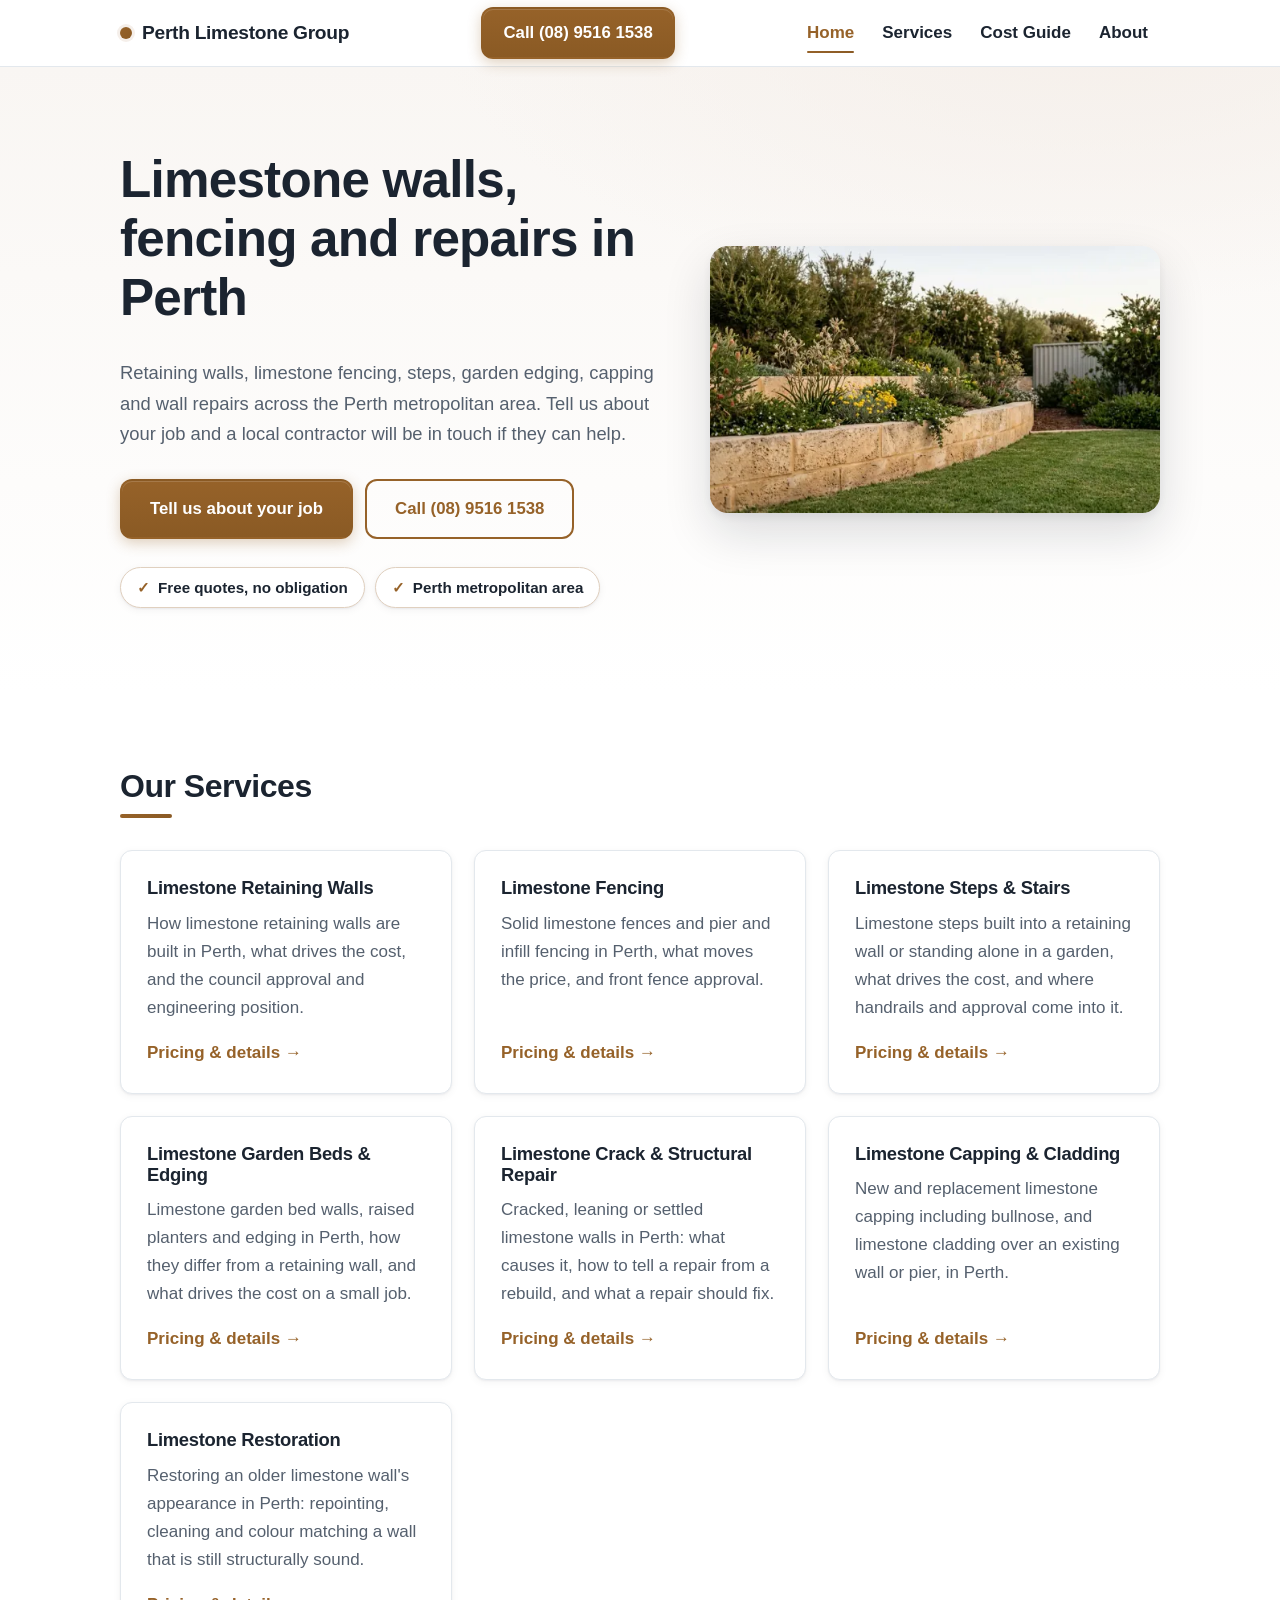
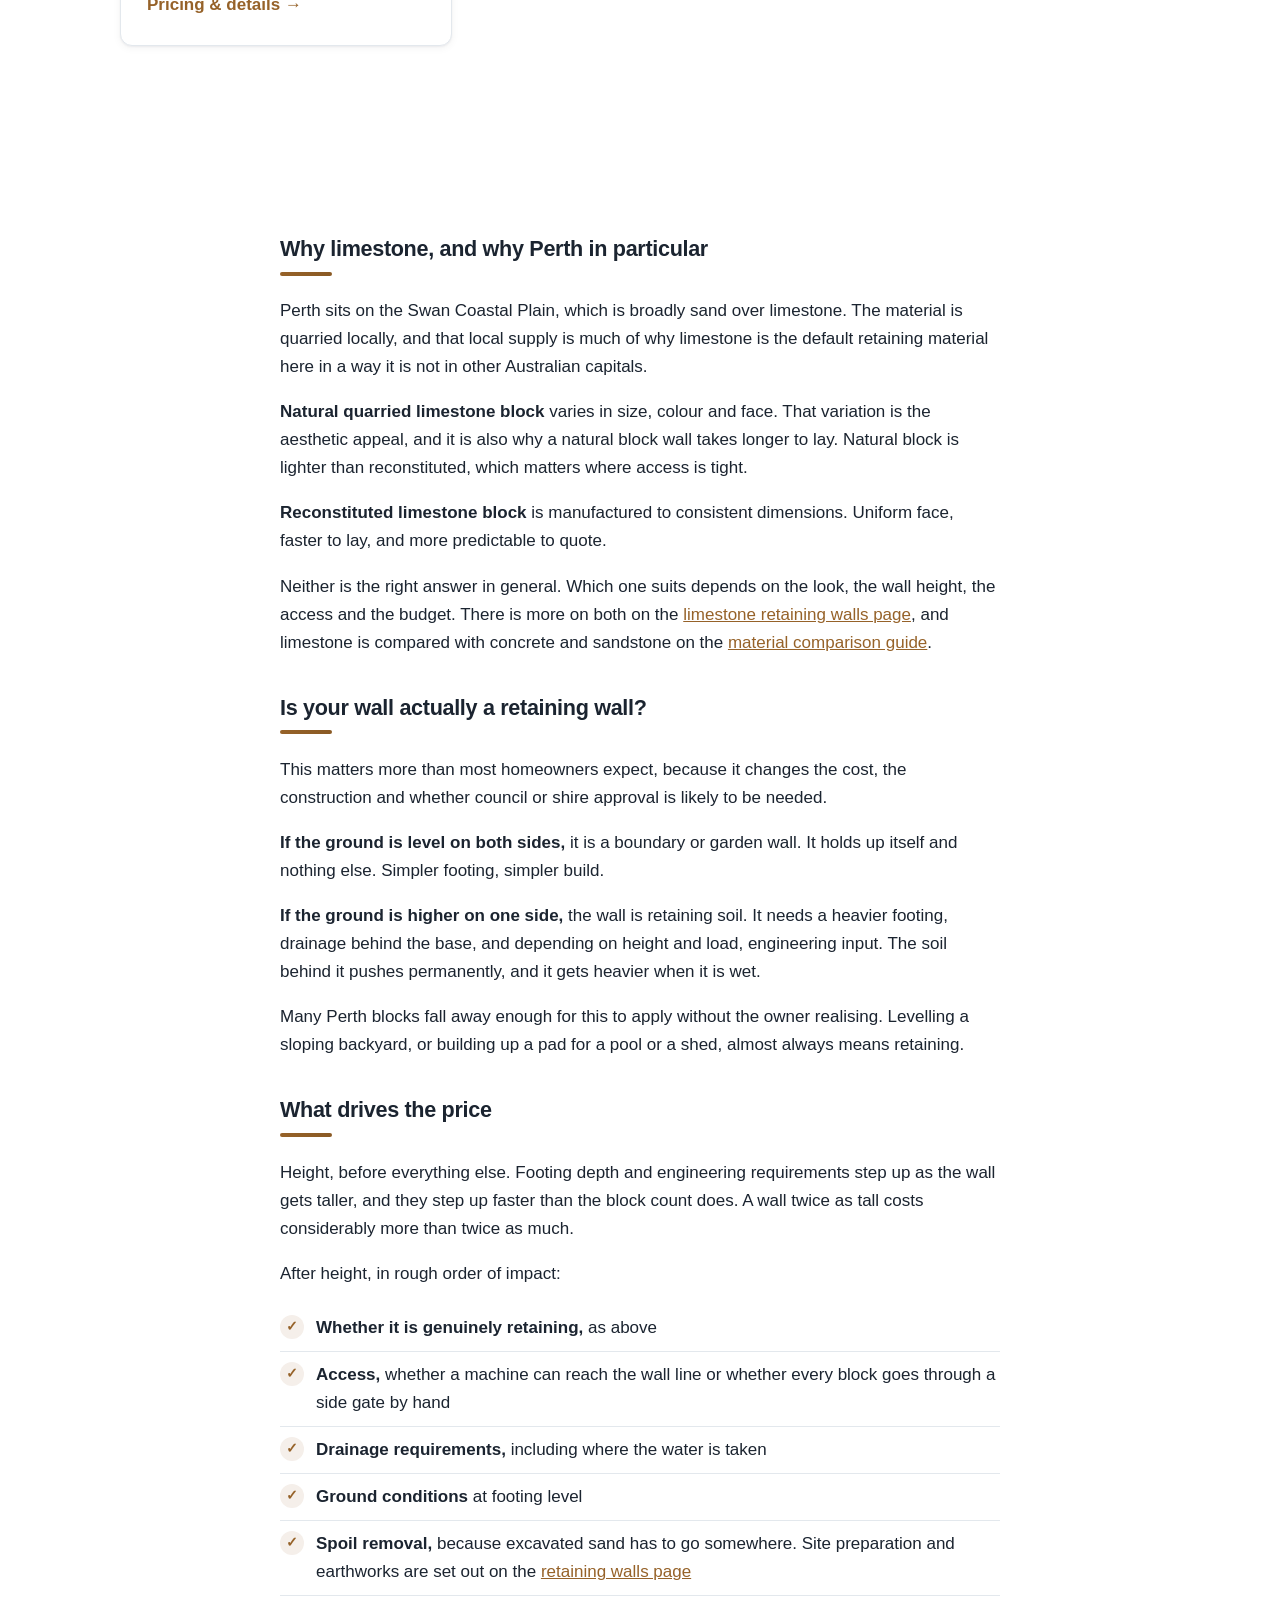
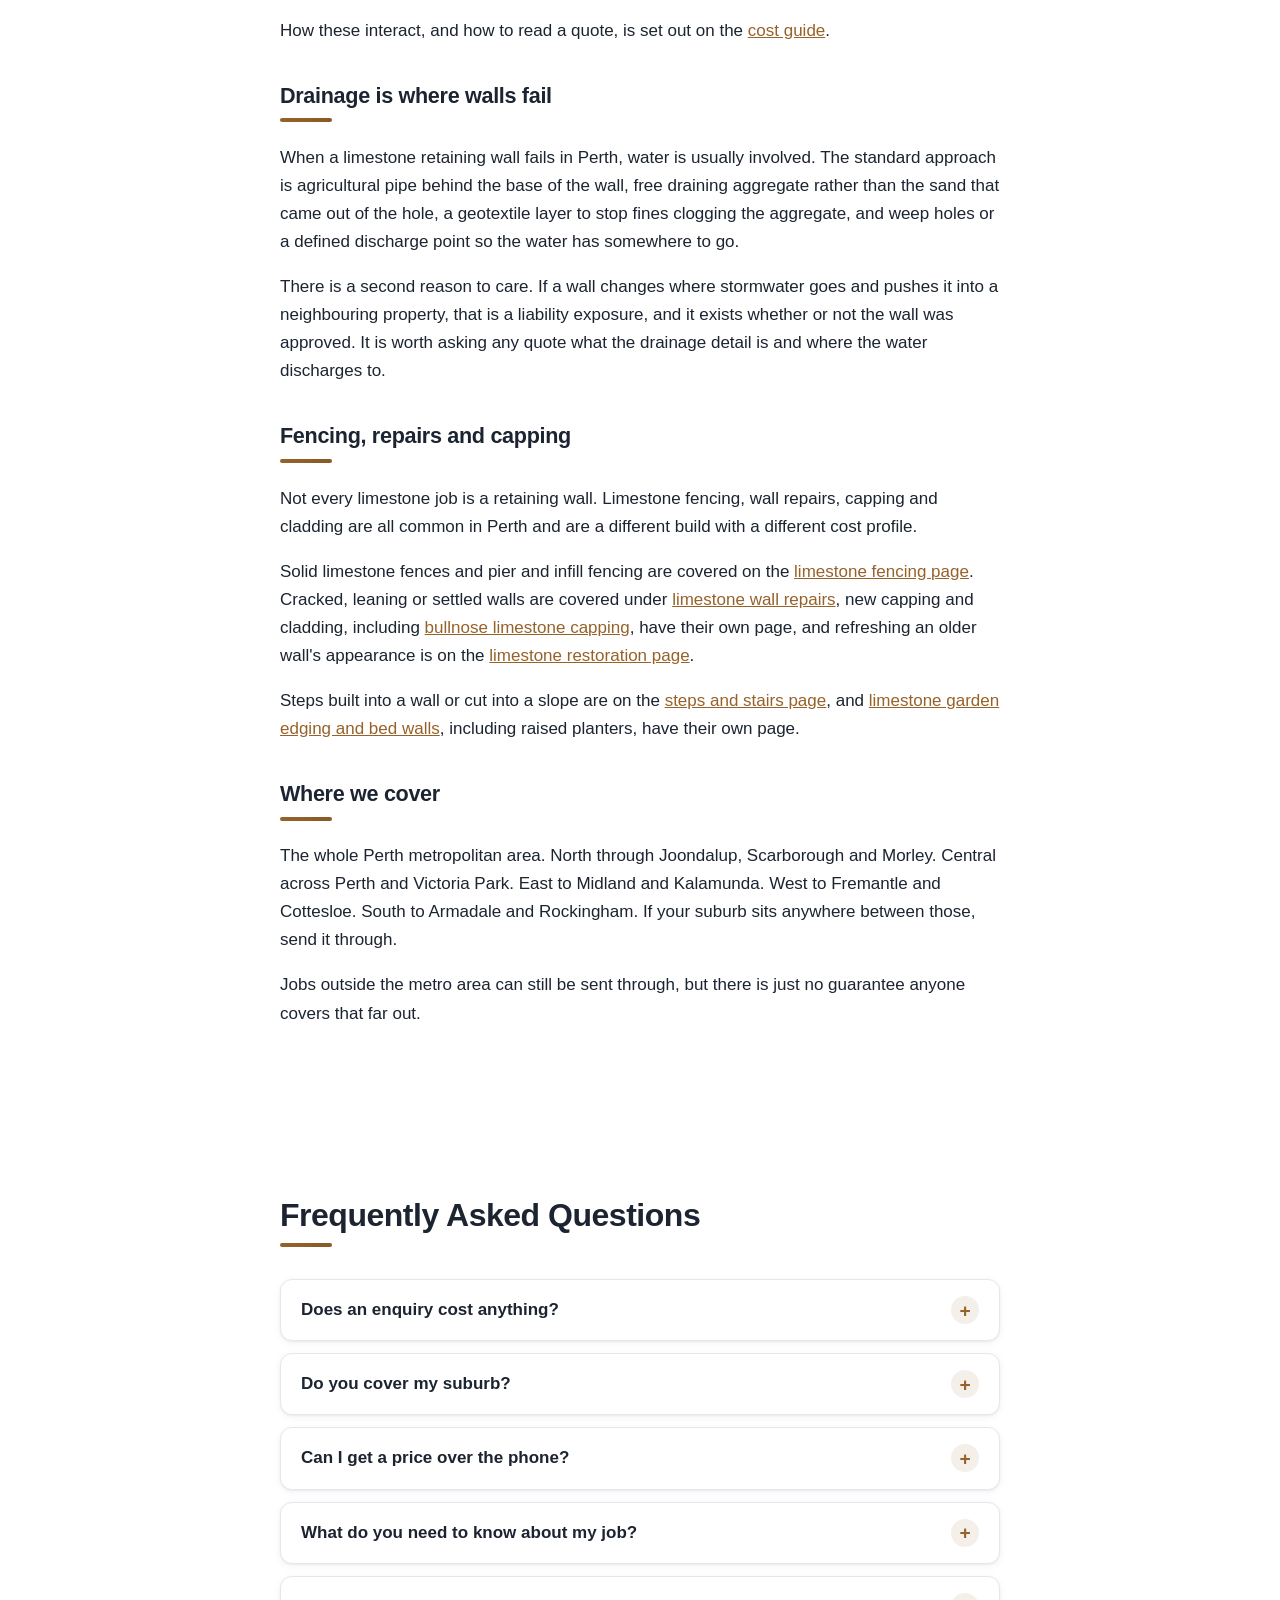
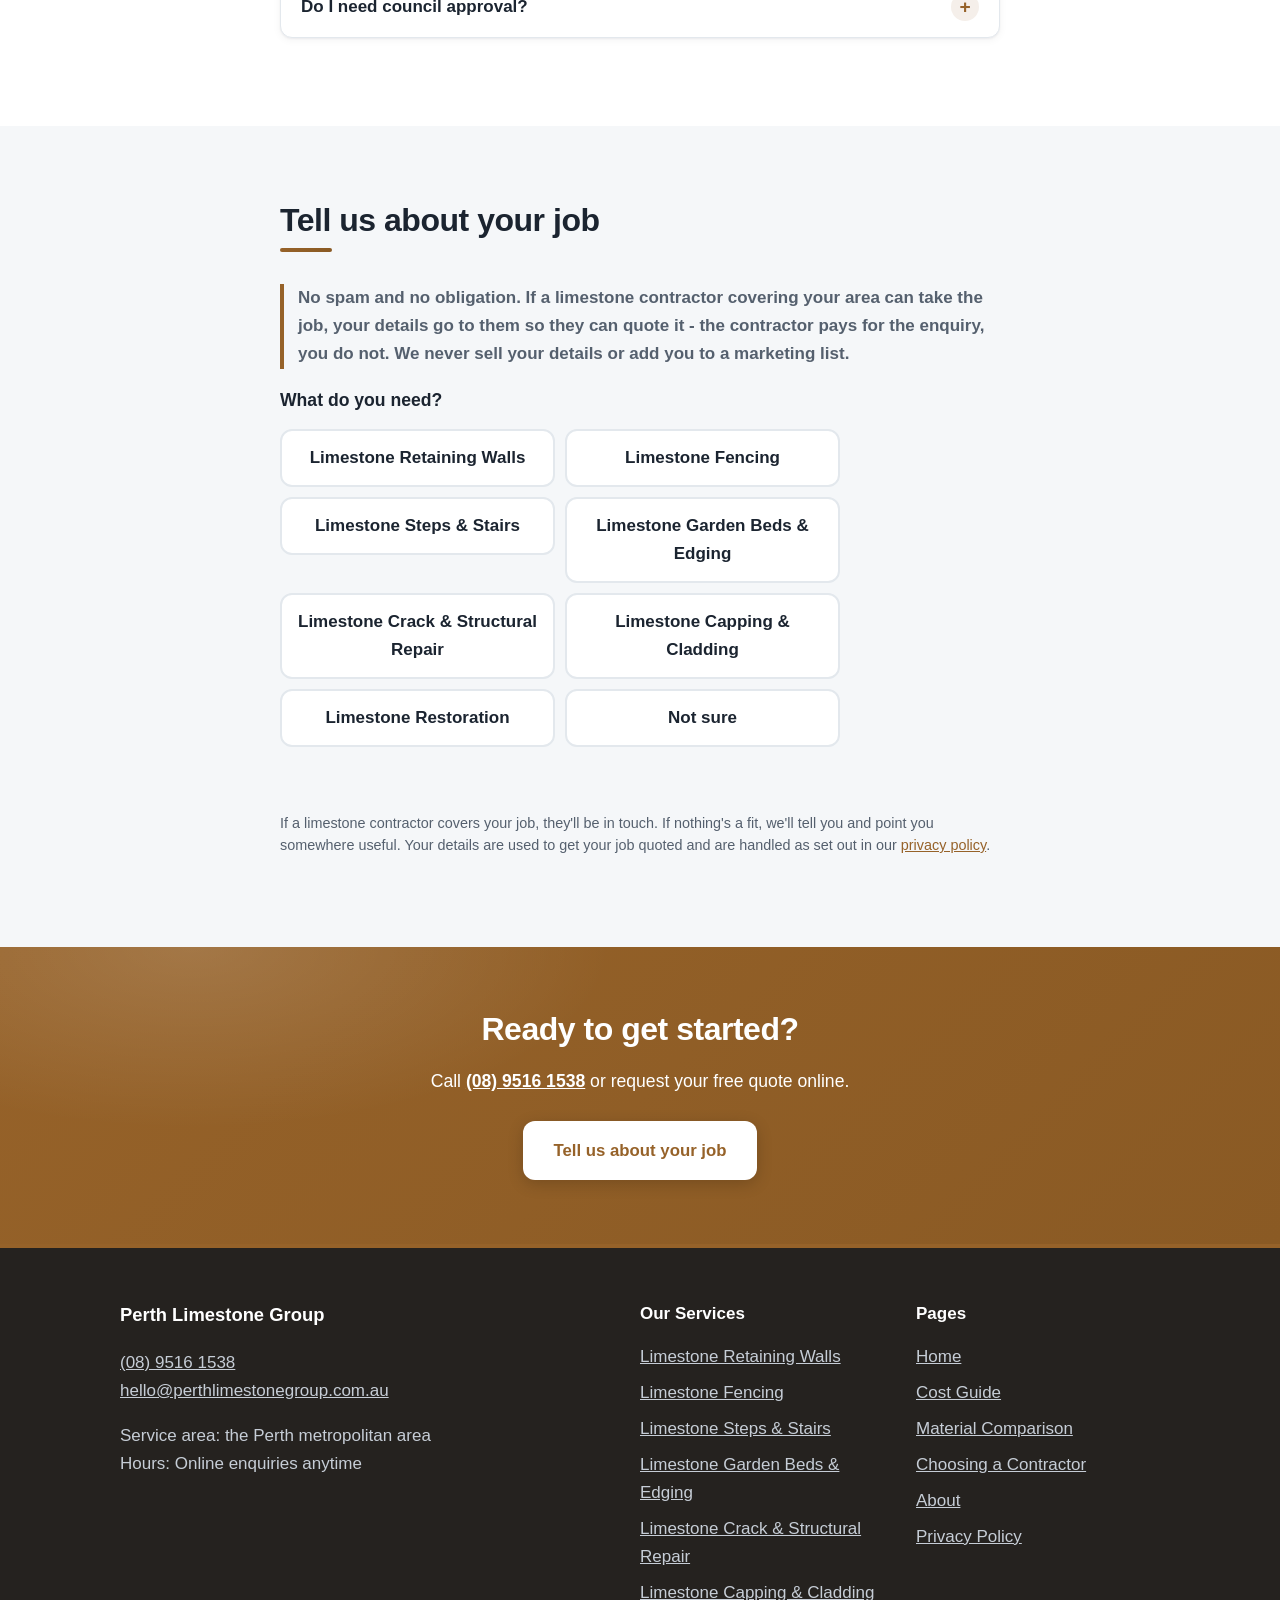
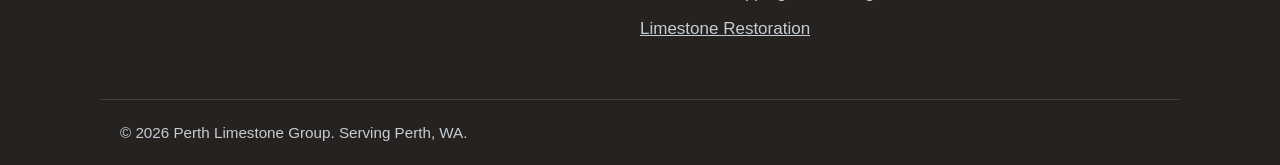
<file: index.html>
<!DOCTYPE html>
<html lang="en" data-style="classic" data-pattern="none">
<head>
  <meta charset="utf-8">
  <meta name="viewport" content="width=device-width, initial-scale=1">
  <title>Limestone Walls, Fencing &amp; Repairs Perth | Get a Quote</title>
  <meta name="description" content="Limestone walls across the Perth metro area: retaining walls, fencing, steps, garden edging, capping and repairs. Tell us about your job and get a quote, free.">
  <meta name="theme-color" content="#966229">
  <link rel="canonical" href="https://perthlimestonegroup.com.au/">
  <link rel="icon" href="favicon.svg" type="image/svg+xml">
  <meta property="og:title" content="Limestone Walls, Fencing &amp; Repairs Perth | Get a Quote">
  <meta property="og:description" content="Limestone walls across the Perth metro area: retaining walls, fencing, steps, garden edging, capping and repairs. Tell us about your job and get a quote, free.">
  <meta property="og:url" content="https://perthlimestonegroup.com.au/">
  <meta property="og:type" content="website">
  <meta property="og:image" content="https://perthlimestonegroup.com.au/images/og-image.png">
  <meta property="og:image:width" content="1200">
  <meta property="og:image:height" content="630">
  <meta name="twitter:card" content="summary_large_image">
  <style>:root {
--brand: #0b6e4f;
--brand-dark: #08523b;
--brand-contrast: #ffffff;
--brand-soft: #e7f1ed;          
--brand-softer: #f3f8f6;        
--brand-border: #b6d4c9;        
--brand-glow: rgba(11, 110, 79, 0.30);      
--brand-glow-soft: rgba(11, 110, 79, 0.15); 
--ink: #1b2430;
--muted: #55606e;
--bg: #ffffff;
--surface: #f5f7f9;
--border: #e3e8ed;
--footer-bg: #161d26;           
--footer-ink: #c6cdd6;
--radius: 12px;
--radius-lg: 18px;
--btn-radius: 12px;
--container: 1080px;
--font: -apple-system, BlinkMacSystemFont, "Segoe UI", Roboto, "Helvetica Neue",
Arial, sans-serif;
--font-head: var(--font);
--head-weight: 800;
--head-tracking: -0.015em;
--shadow-sm: 0 1px 2px rgba(16, 24, 32, 0.05), 0 2px 8px rgba(16, 24, 32, 0.05);
--shadow-md: 0 2px 4px rgba(16, 24, 32, 0.05), 0 10px 24px rgba(16, 24, 32, 0.09);
--shadow-lg: 0 4px 8px rgba(16, 24, 32, 0.06), 0 20px 48px rgba(16, 24, 32, 0.14);
--pattern: none;
--pattern-size: auto;
--pattern-ink: rgba(27, 36, 48, 0.06);
}
html[data-style="bold"] {
--radius: 16px;
--radius-lg: 22px;
--btn-radius: 999px;
--head-weight: 900;
--head-tracking: -0.025em;
}
html[data-style="soft"] {
--radius: 22px;
--radius-lg: 30px;
--btn-radius: 999px;
--font-head: ui-rounded, "SF Pro Rounded", "Segoe UI", Roboto, "Helvetica Neue",
Arial, sans-serif;
--border: #e8ecf0;
}
html[data-style="sharp"] {
--radius: 4px;
--radius-lg: 6px;
--btn-radius: 5px;
--head-tracking: -0.01em;
}
html[data-style="elegant"] {
--radius: 8px;
--radius-lg: 12px;
--btn-radius: 8px;
--font-head: "Iowan Old Style", "Palatino Linotype", Palatino, Georgia,
"Times New Roman", serif;
--head-weight: 700;
--head-tracking: 0;
}
html[data-pattern="dots"] {
--pattern: radial-gradient(var(--pattern-ink) 1.5px, transparent 1.5px);
--pattern-size: 26px 26px;
}
html[data-pattern="grid"] {
--pattern: linear-gradient(var(--pattern-ink) 1px, transparent 1px),
linear-gradient(90deg, var(--pattern-ink) 1px, transparent 1px);
--pattern-size: 34px 34px;
}
html[data-pattern="diagonal"] {
--pattern: repeating-linear-gradient(45deg,
var(--pattern-ink) 0 1px, transparent 1px 16px);
}
html[data-pattern="crosshatch"] {
--pattern: repeating-linear-gradient(45deg,
var(--pattern-ink) 0 1px, transparent 1px 14px),
repeating-linear-gradient(-45deg,
var(--pattern-ink) 0 1px, transparent 1px 14px);
}
*, *::before, *::after { box-sizing: border-box; }
html { scroll-behavior: smooth; }
body {
margin: 0;
font-family: var(--font);
font-size: 1.0625rem;
line-height: 1.65;
color: var(--ink);
background: var(--bg);
-webkit-text-size-adjust: 100%;
}
img { max-width: 100%; height: auto; display: block; }
h1, h2, h3 {
font-family: var(--font-head);
font-weight: var(--head-weight);
letter-spacing: var(--head-tracking);
line-height: 1.15;
margin: 0 0 0.6em;
}
h1 { font-size: clamp(2rem, 5.5vw, 3.2rem); }
h2 { font-size: clamp(1.45rem, 3.5vw, 2rem); }
h3 { font-size: 1.15rem; }
html[data-style="sharp"] h2 {
text-transform: uppercase;
letter-spacing: 0.05em;
font-size: clamp(1.25rem, 3vw, 1.6rem);
}
p { margin: 0 0 1em; }
ul, ol { margin: 0 0 1em; padding-left: 1.3em; }
a { color: var(--brand); }
a:hover { color: var(--brand-dark); }
::selection { background: var(--brand); color: var(--brand-contrast); }
:focus-visible {
outline: 3px solid var(--brand);
outline-offset: 2px;
}
[id] { scroll-margin-top: 90px; }
.container {
max-width: var(--container);
margin-inline: auto;
padding-inline: 20px;
}
.container.narrow { max-width: 760px; }
.center { text-align: center; }
.skip-link {
position: absolute;
left: -9999px;
top: 0;
background: var(--brand);
color: var(--brand-contrast);
padding: 10px 16px;
z-index: 100;
}
.skip-link:focus { left: 0; }
noscript .noscript-warning {
display: block;
padding: 16px 20px;
background: #fff3cd;
color: #5c4400;
text-align: center;
}
.btn {
display: inline-block;
padding: 14px 28px;
border-radius: var(--btn-radius);
font-weight: 700;
font-size: 1.05rem;
text-decoration: none;
text-align: center;
border: 2px solid transparent;
cursor: pointer;
transition: background-color 0.18s ease, color 0.18s ease,
box-shadow 0.18s ease, transform 0.18s ease,
border-color 0.18s ease;
}
.btn:active { transform: translateY(1px); }
.btn-primary {
background: linear-gradient(180deg, var(--brand), var(--brand-dark));
color: var(--brand-contrast);
box-shadow: 0 4px 14px var(--brand-glow), inset 0 1px 0 rgba(255, 255, 255, 0.15);
}
.btn-primary:hover {
background: var(--brand-dark);
color: var(--brand-contrast);
box-shadow: 0 8px 22px var(--brand-glow);
transform: translateY(-2px);
}
.btn-outline {
background: transparent;
color: var(--brand);
border-color: var(--brand);
}
.btn-outline:hover {
background: var(--brand);
color: var(--brand-contrast);
box-shadow: 0 6px 18px var(--brand-glow-soft);
transform: translateY(-2px);
}
.btn-invert {
background: var(--brand-contrast);
color: var(--brand);
box-shadow: 0 4px 16px rgba(0, 0, 0, 0.18);
}
.btn-invert:hover {
background: var(--bg);
color: var(--brand-dark);
transform: translateY(-2px);
box-shadow: 0 8px 24px rgba(0, 0, 0, 0.22);
}
.btn-block { display: block; width: 100%; }
.text-link { font-weight: 700; }
html[data-style="sharp"] .btn-primary {
background: var(--brand);
box-shadow: 4px 4px 0 var(--brand-glow-soft);
}
html[data-style="sharp"] .btn-primary:hover {
background: var(--brand-dark);
box-shadow: 6px 6px 0 var(--brand-glow-soft);
transform: translate(-2px, -2px);
}
#site-header {
border-bottom: 1px solid var(--border);
background: rgba(255, 255, 255, 0.86);
-webkit-backdrop-filter: blur(12px);
backdrop-filter: blur(12px);
position: sticky;
top: 0;
z-index: 50;
transition: box-shadow 0.25s ease;
}
#site-header.scrolled { box-shadow: 0 4px 24px rgba(16, 24, 32, 0.09); }
.header-inner {
display: flex;
align-items: center;
justify-content: space-between;
gap: 16px;
min-height: 66px;
flex-wrap: wrap;
}
.logo {
display: inline-flex;
align-items: center;
gap: 10px;
font-family: var(--font-head);
font-weight: var(--head-weight);
font-size: 1.2rem;
letter-spacing: var(--head-tracking);
color: var(--ink);
text-decoration: none;
padding-block: 12px;
}
.logo::before {
content: "";
flex: none;
width: 12px;
height: 12px;
border-radius: 50%;
background: linear-gradient(135deg, var(--brand), var(--brand-dark));
box-shadow: 0 0 0 3px var(--brand-soft);
}
html[data-style="sharp"] .logo::before { border-radius: 2px; }
html[data-style="elegant"] .logo::before { border-radius: 50%; width: 9px; height: 9px; }
.header-actions {
display: flex;
align-items: center;
gap: 8px;
}
.nav-toggle {
display: inline-flex;
flex-direction: column;
gap: 5px;
background: none;
border: 0;
padding: 10px;
cursor: pointer;
}
.nav-toggle span {
width: 24px;
height: 3px;
background: var(--ink);
border-radius: 2px;
}
.site-nav {
display: none;
width: 100%;
padding-bottom: 16px;
}
.site-nav.open { display: block; }
.site-nav ul {
list-style: none;
margin: 0 0 12px;
padding: 0;
}
.site-nav li a {
display: block;
padding: 10px 4px;
color: var(--ink);
text-decoration: none;
font-weight: 600;
border-bottom: 1px solid var(--border);
}
.site-nav li a.active,
.site-nav li a:hover { color: var(--brand); }
.nav-phone { white-space: nowrap; }
@media (min-width: 800px) {
.nav-toggle { display: none; }
.site-nav {
display: flex !important;
align-items: center;
gap: 8px;
width: auto;
padding-bottom: 0;
}
.site-nav ul {
display: flex;
gap: 4px;
margin: 0;
}
.site-nav li a {
border-bottom: 0;
padding: 8px 12px;
position: relative;
}
.site-nav li a::after {
content: "";
position: absolute;
left: 12px;
right: 12px;
bottom: 2px;
height: 2px;
border-radius: 2px;
background: linear-gradient(90deg, var(--brand), var(--brand-dark));
transform: scaleX(0);
transform-origin: left;
transition: transform 0.2s ease;
}
.site-nav li a:hover::after,
.site-nav li a.active::after { transform: scaleX(1); }
.nav-phone { margin-left: 12px; padding: 10px 20px; }
}
.hero {
position: relative;
overflow: hidden;
background:
radial-gradient(1100px 500px at 85% -10%, var(--brand-soft), transparent 60%),
linear-gradient(180deg, var(--brand-softer), var(--bg));
padding-block: 60px;
text-align: center;
}
.hero::before {
content: "";
position: absolute;
inset: 0;
pointer-events: none;
background-image: var(--pattern);
background-size: var(--pattern-size);
-webkit-mask-image: linear-gradient(180deg, #000 55%, transparent);
mask-image: linear-gradient(180deg, #000 55%, transparent);
}
.hero .container { position: relative; }
.hero-sub {
font-size: 1.15rem;
color: var(--muted);
max-width: 620px;
margin: 0 auto 1.6em;
}
.hero-actions {
display: flex;
flex-direction: column;
gap: 12px;
align-items: center;
margin-bottom: 28px;
}
.value-props {
list-style: none;
margin: 0;
padding: 0;
display: flex;
flex-wrap: wrap;
justify-content: center;
gap: 10px;
}
.value-props li {
display: inline-flex;
align-items: center;
gap: 8px;
padding: 7px 16px;
border-radius: 999px;
background: var(--bg);
border: 1px solid var(--brand-border);
box-shadow: var(--shadow-sm);
color: var(--ink);
font-weight: 600;
font-size: 0.95rem;
}
.value-props li::before {
content: "\2713";
color: var(--brand);
font-weight: 800;
}
html[data-style="sharp"] .value-props li { border-radius: var(--radius); }
@media (min-width: 640px) {
.hero { padding-block: 84px; }
.hero-actions { flex-direction: row; justify-content: center; }
}
.hero-grid {
display: grid;
gap: 40px;
grid-template-columns: 1fr;
align-items: center;
}
.hero-media { position: relative; }
.hero-img {
position: relative;
border-radius: var(--radius-lg);
width: 100%;
max-width: 520px;
margin-inline: auto;
box-shadow: var(--shadow-lg);
}
@media (min-width: 900px) {
.hero.has-media .hero-grid { grid-template-columns: 1.1fr 0.9fr; }
.hero.has-media { text-align: left; }
.hero.has-media .hero-sub { margin-inline: 0; }
.hero.has-media .hero-actions { justify-content: flex-start; }
.hero.has-media .value-props { justify-content: flex-start; }
.hero.has-media .hero-img { margin-inline: 0 0; max-width: 100%; }
}
html[data-style="bold"] .hero {
background: linear-gradient(135deg, var(--brand) 0%, var(--brand-dark) 100%);
color: var(--brand-contrast);
--pattern-ink: rgba(255, 255, 255, 0.12);
clip-path: polygon(0 0, 100% 0, 100% calc(100% - 3rem), 0 100%);
padding-bottom: calc(60px + 3rem);
}
@media (min-width: 640px) {
html[data-style="bold"] .hero { padding-bottom: calc(84px + 3rem); }
}
html[data-style="bold"] .hero-sub { color: rgba(255, 255, 255, 0.88); }
html[data-style="bold"] .hero .btn-primary {
background: var(--brand-contrast);
color: var(--brand);
box-shadow: 0 6px 20px rgba(0, 0, 0, 0.22);
}
html[data-style="bold"] .hero .btn-primary:hover { color: var(--brand-dark); }
html[data-style="bold"] .hero .btn-outline {
color: var(--brand-contrast);
border-color: rgba(255, 255, 255, 0.65);
}
html[data-style="bold"] .hero .btn-outline:hover {
background: rgba(255, 255, 255, 0.14);
border-color: var(--brand-contrast);
color: var(--brand-contrast);
}
html[data-style="bold"] .hero .value-props li {
background: rgba(255, 255, 255, 0.12);
border-color: rgba(255, 255, 255, 0.28);
color: var(--brand-contrast);
box-shadow: none;
}
html[data-style="bold"] .hero .value-props li::before { color: var(--brand-contrast); }
html[data-style="bold"] .hero-media::before {
content: "";
position: absolute;
inset: 20px -20px -20px 20px;
border-radius: var(--radius-lg);
background: rgba(255, 255, 255, 0.14);
}
html[data-style="soft"] .hero {
background: var(--brand-soft);
border-radius: 0 0 3rem 3rem;
}
html[data-style="soft"] .hero-img {
border-radius: 38% 62% 63% 37% / 41% 44% 56% 59%;
box-shadow: 0 24px 48px var(--brand-glow-soft);
}
html[data-style="soft"] .value-props li { border-color: var(--border); }
html[data-style="sharp"] .hero {
background: var(--bg);
border-bottom: 3px solid var(--ink);
}
html[data-style="sharp"] .hero::before {
-webkit-mask-image: none;
mask-image: none;
}
html[data-style="sharp"] .hero-img {
border-radius: 0;
box-shadow: 10px 10px 0 var(--brand);
max-width: calc(100% - 10px);
}
html[data-style="elegant"] .hero {
background: linear-gradient(180deg, var(--brand-softer), var(--bg));
border-bottom: 1px solid var(--border);
}
html[data-style="elegant"] .hero-media {
padding: 12px;
background: var(--bg);
border: 1px solid var(--border);
border-radius: var(--radius-lg);
box-shadow: var(--shadow-md);
max-width: 544px;
margin-inline: auto;
}
html[data-style="elegant"] .hero-img { box-shadow: none; border-radius: var(--radius); }
.section { padding-block: 60px; }
.section-alt { background: var(--surface); }
html[data-style="soft"] .section-alt { background: var(--brand-softer); }
@media (min-width: 800px) {
.section { padding-block: 76px; }
}
.section h2 {
position: relative;
padding-bottom: 14px;
margin-bottom: 1em;
}
.section h2::after {
content: "";
position: absolute;
left: 0;
bottom: 0;
width: 52px;
height: 4px;
border-radius: 999px;
background: linear-gradient(90deg, var(--brand), var(--brand-dark));
}
html[data-style="sharp"] .section h2::after { border-radius: 0; height: 5px; }
html[data-style="elegant"] .section h2::after {
height: 2px;
width: 64px;
background: var(--brand);
}
.page-head {
position: relative;
overflow: hidden;
background:
radial-gradient(900px 300px at 90% -30%, var(--brand-soft), transparent 60%),
linear-gradient(180deg, var(--brand-softer), var(--bg));
padding-block: 48px;
}
.page-head::before {
content: "";
position: absolute;
inset: 0;
pointer-events: none;
background-image: var(--pattern);
background-size: var(--pattern-size);
-webkit-mask-image: linear-gradient(180deg, #000 40%, transparent);
mask-image: linear-gradient(180deg, #000 40%, transparent);
}
.page-head .container { position: relative; }
.page-head h1 { margin-bottom: 0; }
html[data-style="bold"] .page-head {
background: linear-gradient(135deg, var(--brand), var(--brand-dark));
color: var(--brand-contrast);
--pattern-ink: rgba(255, 255, 255, 0.12);
}
html[data-style="sharp"] .page-head { border-bottom: 3px solid var(--ink); }
.lead { font-size: 1.1rem; }
.grid-3, .grid-2 {
display: grid;
gap: 22px;
grid-template-columns: 1fr;
}
@media (min-width: 640px) {
.grid-3 { grid-template-columns: repeat(2, 1fr); }
}
@media (min-width: 900px) {
.grid-3 { grid-template-columns: repeat(3, 1fr); }
.grid-2 { grid-template-columns: repeat(2, 1fr); gap: 48px; }
}
.card {
position: relative;
overflow: hidden;
background: var(--bg);
border: 1px solid var(--border);
border-radius: var(--radius);
padding: 26px;
display: flex;
flex-direction: column;
box-shadow: var(--shadow-sm);
transition: transform 0.22s ease, box-shadow 0.22s ease, border-color 0.22s ease;
}
.card::before {
content: "";
position: absolute;
top: 0;
left: 0;
right: 0;
height: 4px;
background: linear-gradient(90deg, var(--brand), var(--brand-dark));
transform: scaleX(0);
transform-origin: left;
transition: transform 0.25s ease;
}
.card:hover {
transform: translateY(-5px);
box-shadow: var(--shadow-md), 0 12px 28px var(--brand-glow-soft);
border-color: var(--brand-border);
}
.card:hover::before { transform: scaleX(1); }
.card h3 a { color: var(--ink); text-decoration: none; }
.card h3 a:hover { color: var(--brand); }
.card p { flex: 1; color: var(--muted); }
.card-link { font-weight: 700; text-decoration: none; }
.card-link:hover { text-decoration: underline; text-underline-offset: 3px; }
html[data-style="sharp"] .card {
border-color: var(--ink);
box-shadow: 6px 6px 0 var(--brand-soft);
}
html[data-style="sharp"] .card:hover {
transform: translate(-2px, -2px);
box-shadow: 9px 9px 0 var(--brand-soft);
border-color: var(--ink);
}
html[data-style="sharp"] .card::before { transform: scaleX(1); }
.area-links {
list-style: none;
margin: 0;
padding: 0;
display: flex;
flex-wrap: wrap;
gap: 10px;
}
.area-links a {
display: block;
padding: 10px 20px;
border: 1px solid var(--border);
border-radius: 999px;
background: var(--bg);
color: var(--ink);
font-weight: 600;
text-decoration: none;
box-shadow: var(--shadow-sm);
transition: border-color 0.18s ease, color 0.18s ease,
transform 0.18s ease, box-shadow 0.18s ease;
}
.area-links a:hover {
border-color: var(--brand);
color: var(--brand);
transform: translateY(-2px);
box-shadow: 0 6px 16px var(--brand-glow-soft);
}
html[data-style="sharp"] .area-links a { border-radius: var(--radius); }
.steps {
list-style: none;
margin: 0;
padding: 0;
display: grid;
gap: 30px;
grid-template-columns: 1fr;
counter-reset: step;
}
@media (min-width: 800px) {
.steps { grid-template-columns: repeat(3, 1fr); }
.step { position: relative; }
.step:not(:last-child)::after {
content: "";
position: absolute;
top: 26px;
left: 68px;
right: -14px;
border-top: 2px dashed var(--brand-border);
}
}
.step-num {
position: relative;
z-index: 1;
display: inline-flex;
align-items: center;
justify-content: center;
width: 52px;
height: 52px;
border-radius: 50%;
background: linear-gradient(135deg, var(--brand), var(--brand-dark));
color: var(--brand-contrast);
font-weight: 800;
font-size: 1.2rem;
margin-bottom: 12px;
box-shadow: 0 8px 18px var(--brand-glow-soft), inset 0 1px 0 rgba(255, 255, 255, 0.2);
}
html[data-style="sharp"] .step-num { border-radius: var(--radius); }
.step-num svg {
width: 24px;
height: 24px;
}
.step-label {
display: block;
font-size: 0.85rem;
font-weight: 800;
letter-spacing: 0.07em;
text-transform: uppercase;
color: var(--brand);
margin-bottom: 4px;
}
.how-it-works.compact { padding-block: 44px; }
.how-it-works.compact .step p { color: var(--muted); font-size: 0.97rem; }
.check-list {
list-style: none;
padding: 0;
}
.check-list li {
padding: 9px 0 9px 36px;
position: relative;
border-bottom: 1px solid var(--border);
}
.check-list li::before {
content: "\2713";
position: absolute;
left: 0;
top: 10px;
width: 24px;
height: 24px;
display: inline-flex;
align-items: center;
justify-content: center;
border-radius: 50%;
background: var(--brand-soft);
color: var(--brand);
font-weight: 800;
font-size: 0.85rem;
}
html[data-style="sharp"] .check-list li::before { border-radius: 4px; }
.intro-grid {
display: grid;
gap: 32px;
grid-template-columns: 1fr;
align-items: center;
max-width: 1000px;
}
.service-img {
border-radius: var(--radius-lg);
width: 100%;
max-width: 520px;
margin-inline: auto;
box-shadow: var(--shadow-md);
}
html[data-style="soft"] .service-img {
border-radius: 58% 42% 40% 60% / 55% 48% 52% 45%;
}
html[data-style="sharp"] .service-img {
border-radius: 0;
box-shadow: 8px 8px 0 var(--brand);
max-width: calc(100% - 8px);
}
html[data-style="elegant"] .intro-media {
padding: 10px;
background: var(--bg);
border: 1px solid var(--border);
border-radius: var(--radius-lg);
box-shadow: var(--shadow-sm);
max-width: 540px;
margin-inline: auto;
}
html[data-style="elegant"] .service-img { box-shadow: none; border-radius: var(--radius); }
@media (min-width: 900px) {
.intro-grid { grid-template-columns: 1.2fr 0.8fr; }
.service-img { max-width: 100%; }
html[data-style="sharp"] .service-img { max-width: calc(100% - 8px); }
}
.price-note {
background: linear-gradient(180deg, var(--brand-softer), var(--bg));
border: 1px solid var(--brand-border);
border-left: 4px solid var(--brand);
border-radius: var(--radius);
padding: 18px 20px;
font-size: 1.02rem;
box-shadow: var(--shadow-sm);
}
.faq-item {
border: 1px solid var(--border);
border-radius: var(--radius);
background: var(--bg);
margin-bottom: 12px;
box-shadow: var(--shadow-sm);
transition: border-color 0.2s ease, box-shadow 0.2s ease;
}
.faq-item[open] {
border-color: var(--brand-border);
box-shadow: var(--shadow-md);
}
.faq-item summary {
display: flex;
align-items: center;
justify-content: space-between;
gap: 16px;
padding: 16px 20px;
font-weight: 700;
cursor: pointer;
list-style: none;
}
.faq-item summary::-webkit-details-marker { display: none; }
.faq-item summary::after {
content: "+";
flex: none;
display: inline-flex;
align-items: center;
justify-content: center;
width: 28px;
height: 28px;
border-radius: 50%;
background: var(--brand-soft);
color: var(--brand);
font-weight: 700;
font-size: 1.2rem;
line-height: 1;
transition: transform 0.25s ease;
}
.faq-item[open] summary::after { transform: rotate(45deg); }
html[data-style="sharp"] .faq-item summary::after { border-radius: 4px; }
.faq-item summary:hover { color: var(--brand); }
.faq-answer { padding: 0 20px 4px; color: var(--muted); }
.cta-band {
position: relative;
overflow: hidden;
background: linear-gradient(135deg, var(--brand) 0%, var(--brand-dark) 100%);
color: var(--brand-contrast);
text-align: center;
padding-block: 64px;
--pattern-ink: rgba(255, 255, 255, 0.1);
}
.cta-band::before {
content: "";
position: absolute;
inset: 0;
pointer-events: none;
background-image: var(--pattern);
background-size: var(--pattern-size);
}
.cta-band::after {
content: "";
position: absolute;
inset: 0;
pointer-events: none;
background: radial-gradient(600px 260px at 15% 0%, rgba(255, 255, 255, 0.14), transparent 70%);
}
.cta-band .container { position: relative; z-index: 1; }
.cta-band a:not(.btn) {
color: var(--brand-contrast);
font-weight: 800;
}
.cta-band p { font-size: 1.1rem; margin-bottom: 1.4em; }
html[data-style="sharp"] .cta-band { background: var(--brand); }
.testimonial {
margin: 0;
background: var(--surface);
border: 1px solid var(--border);
border-radius: var(--radius);
padding: 26px;
box-shadow: var(--shadow-sm);
}
.testimonial blockquote { margin: 0 0 12px; font-style: italic; }
.testimonial blockquote::before {
content: "\201C";
display: block;
font-family: Georgia, serif;
font-size: 2.6rem;
line-height: 0.6;
color: var(--brand);
margin-bottom: 10px;
}
.testimonial figcaption { font-weight: 700; }
.photo { margin: 0; }
.photo img { border-radius: var(--radius); box-shadow: var(--shadow-sm); }
.photo figcaption { color: var(--muted); font-size: 0.95rem; margin-top: 8px; }
.contact-lines {
background: var(--brand-softer);
border: 1px solid var(--border);
border-radius: var(--radius);
padding: 20px 24px;
line-height: 2;
}
.reassurance {
font-weight: 600;
color: var(--muted);
border-left: 4px solid var(--brand);
padding-left: 14px;
}
#quote-form { max-width: 560px; }
.form-step {
border: 0;
padding: 0;
margin: 0 0 24px;
}
.form-step legend {
font-weight: 700;
font-size: 1.1rem;
margin-bottom: 14px;
padding: 0;
}
.service-options {
display: grid;
gap: 10px;
grid-template-columns: 1fr;
}
@media (min-width: 560px) {
.service-options { grid-template-columns: repeat(2, 1fr); }
}
.service-option {
display: block;
cursor: pointer;
}
.service-option input {
position: absolute;
opacity: 0;
}
.service-option span {
display: block;
padding: 13px 16px;
border: 2px solid var(--border);
border-radius: var(--radius);
background: var(--bg);
font-weight: 600;
text-align: center;
transition: border-color 0.15s ease, background-color 0.15s ease,
color 0.15s ease, box-shadow 0.15s ease;
}
.service-option span:hover { border-color: var(--brand-border); }
.service-option input:checked + span {
border-color: var(--brand);
background: var(--brand);
color: var(--brand-contrast);
box-shadow: 0 4px 14px var(--brand-glow-soft);
}
.service-option input:focus-visible + span {
outline: 3px solid var(--brand);
outline-offset: 2px;
}
.form-field { margin-bottom: 16px; }
.form-field label {
display: block;
font-weight: 700;
margin-bottom: 6px;
}
.form-field input,
.form-field select {
width: 100%;
padding: 13px 14px;
font: inherit;
color: var(--ink);
border: 2px solid var(--border);
border-radius: var(--radius);
background: var(--bg);
transition: border-color 0.15s ease, box-shadow 0.15s ease;
}
.form-field input:focus,
.form-field select:focus {
border-color: var(--brand);
box-shadow: 0 0 0 4px var(--brand-glow-soft);
outline: none;
}
.form-note {
margin-top: 14px;
font-size: 0.9rem;
color: var(--muted);
line-height: 1.5;
}
.form-status { font-weight: 600; min-height: 1.5em; }
.form-status.error { color: #b3261e; }
.form-status.success {
color: var(--brand-dark);
font-size: 1.15rem;
}
.prose h2 { margin-top: 1.8em; font-size: 1.3rem; }
.guide h2 { margin-top: 1.8em; font-size: 1.35rem; }
.guide h3 { margin-top: 1.3em; font-size: 1.1rem; }
.guide p { margin-bottom: 1em; }
.guide .lead + .lead { margin-top: -0.4em; }
.guide .check-list,
.guide .guide-steps { margin: 0.4em 0 1.2em; }
.guide-byline,
.guide-reviewed {
color: var(--muted);
font-size: 0.95rem;
margin-bottom: 0.4em;
}
.guide-byline { font-style: italic; }
.guide-reviewed { font-weight: 700; }
.guide-steps {
padding-left: 1.2em;
}
.guide-steps li { margin-bottom: 0.6em; }
.guide-note {
background: var(--brand-softer);
border-left: 3px solid var(--brand-border);
border-radius: var(--radius);
padding: 12px 16px;
color: var(--muted);
font-size: 0.97rem;
}
.guide-figure { margin: 1.4em 0 1.6em; }
.table-wrap {
overflow-x: auto;
margin: 1.2em 0 1.6em;
border: 1px solid var(--border);
border-radius: var(--radius);
}
.guide-table {
border-collapse: collapse;
width: 100%;
min-width: 560px;
font-size: 0.92rem;
}
.guide-table th,
.guide-table td {
border-bottom: 1px solid var(--border);
border-right: 1px solid var(--border);
padding: 9px 12px;
text-align: left;
vertical-align: top;
}
.guide-table th:last-child,
.guide-table td:last-child { border-right: none; }
.guide-table tbody tr:last-child td { border-bottom: none; }
.guide-table thead th {
background: var(--brand-soft);
color: var(--ink);
font-weight: 700;
position: sticky;
top: 0;
}
.guide-table tbody tr:nth-child(even) { background: var(--brand-softer); }
#site-footer {
background: var(--footer-bg);
color: var(--footer-ink);
margin-top: 0;
border-top: 4px solid var(--brand);
}
.footer-grid {
display: grid;
gap: 32px;
grid-template-columns: 1fr;
padding-block: 52px;
}
@media (min-width: 800px) {
.footer-grid { grid-template-columns: 2fr 1fr 1fr; }
}
.footer-brand {
font-family: var(--font-head);
font-weight: var(--head-weight);
font-size: 1.15rem;
color: #ffffff;
}
.footer-title {
font-weight: 700;
color: #ffffff;
margin-bottom: 0.6em;
}
#site-footer ul {
list-style: none;
margin: 0;
padding: 0;
}
#site-footer li { padding: 4px 0; }
#site-footer a { color: var(--footer-ink); }
#site-footer a:hover { color: #ffffff; }
.footer-bottom {
border-top: 1px solid rgba(255, 255, 255, 0.12);
padding-block: 20px;
font-size: 0.95rem;
}
.footer-bottom p { margin: 0; }
@media (prefers-reduced-motion: no-preference) {
@keyframes rise-in {
from { opacity: 0; transform: translateY(22px); }
}
html.anim .reveal {
opacity: 0;
transform: translateY(18px);
transition: opacity 0.55s ease, transform 0.55s cubic-bezier(0.2, 0.7, 0.3, 1);
}
html.anim .reveal.in {
opacity: 1;
transform: none;
}
}
@media (prefers-reduced-motion: reduce) {
html { scroll-behavior: auto; }
*, *::before, *::after { transition-duration: 0.01ms !important; animation: none !important; }
}
:root{--brand:#966229;--brand-dark:#8a5a24;--brand-contrast:#ffffff;--brand-soft:#f5efea;--brand-softer:#f9f6f3;--brand-border:#e0d0bf;--brand-glow:rgba(150,98,41,0.3);--brand-glow-soft:rgba(150,98,41,0.15);--footer-bg:#25221f;}</style>
  <script type="application/ld+json">{"@context":"https://schema.org","@type":"Organization","name":"Perth Limestone Group","telephone":"+61895161538","email":"hello@perthlimestonegroup.com.au","url":"https://perthlimestonegroup.com.au/","description":"Limestone walls across the Perth metro area: retaining walls, fencing, steps, garden edging, capping and repairs. Tell us about your job and get a quote, free.","address":{"@type":"PostalAddress","addressLocality":"Perth","addressRegion":"WA"},"areaServed":"the Perth metropolitan area"}</script>
  <script src="config.js" defer></script>
  <script src="js/main.js" defer></script>
  <script src="https://challenges.cloudflare.com/turnstile/v0/api.js" async defer></script>
</head>
<body data-page="home">
  <a class="skip-link" href="#main">Skip to content</a>
  <noscript><p class="noscript-warning">This site&#8217;s content needs JavaScript. Perth Limestone Group &mdash; call <a href="tel:+61895161538">(08) 9516 1538</a> for a free quote.</p></noscript>
  <header id="site-header"><div class="container header-inner"><a class="logo" href="index.html">Perth Limestone Group</a><div class="header-actions"><a class="btn btn-primary nav-phone" href="tel:+61895161538">Call (08) 9516 1538</a><button class="nav-toggle" aria-expanded="false" aria-controls="site-nav" aria-label="Menu"><span></span><span></span><span></span></button></div><nav id="site-nav" class="site-nav" aria-label="Main"><ul><li><a class="active" href="index.html">Home</a></li><li><a href="index.html#services">Services</a></li><li><a href="cost-guide.html">Cost Guide</a></li><li><a href="about.html">About</a></li></ul></nav></div></header>
  <main id="main">
    <section class="hero has-media">
      <div class="container hero-grid">
        <div class="hero-copy">
          <h1>Limestone walls, fencing and repairs in Perth</h1>
          <div class="hero-dynamic"><p class="hero-sub">Retaining walls, limestone fencing, steps, garden edging, capping and wall repairs across the Perth metropolitan area. Tell us about your job and a local contractor will be in touch if they can help.</p><div class="hero-actions"><a class="btn btn-primary" href="#quote">Tell us about your job</a><a class="btn btn-outline" href="tel:+61895161538">Call (08) 9516 1538</a></div><ul class="value-props"><li>Free quotes, no obligation</li><li>Perth metropolitan area</li></ul></div>
        </div>
        <div class="hero-media"><img class="hero-img" src="images/retainingwall434knl.webp" srcset="images/retainingwall434knl-400.webp 400w, images/retainingwall434knl-560.webp 560w, images/retainingwall434knl-720.webp 720w, images/retainingwall434knl-960.webp 960w" sizes="(min-width: 900px) 450px, (min-width: 560px) 520px, calc(100vw - 40px)" alt="A limestone retaining wall holding back a raised garden bed in a Perth backyard" title="A limestone retaining wall holding back a raised garden bed in a Perth backyard" width="1259" height="747" fetchpriority="high"></div>
      </div>
    </section>
    <div id="page-content"><section class="section" id="services"><div class="container"><h2>Our Services</h2><div class="grid-3"><article class="card"><h3><a href="limestone-retaining-walls.html">Limestone Retaining Walls</a></h3><p>How limestone retaining walls are built in Perth, what drives the cost, and the council approval and engineering position.</p><a class="card-link" href="limestone-retaining-walls.html">Pricing & details &rarr;</a></article><article class="card"><h3><a href="limestone-fencing.html">Limestone Fencing</a></h3><p>Solid limestone fences and pier and infill fencing in Perth, what moves the price, and front fence approval.</p><a class="card-link" href="limestone-fencing.html">Pricing & details &rarr;</a></article><article class="card"><h3><a href="limestone-steps-stairs.html">Limestone Steps &amp; Stairs</a></h3><p>Limestone steps built into a retaining wall or standing alone in a garden, what drives the cost, and where handrails and approval come into it.</p><a class="card-link" href="limestone-steps-stairs.html">Pricing & details &rarr;</a></article><article class="card"><h3><a href="limestone-garden-beds-edging.html">Limestone Garden Beds &amp; Edging</a></h3><p>Limestone garden bed walls, raised planters and edging in Perth, how they differ from a retaining wall, and what drives the cost on a small job.</p><a class="card-link" href="limestone-garden-beds-edging.html">Pricing & details &rarr;</a></article><article class="card"><h3><a href="limestone-crack-repair.html">Limestone Crack &amp; Structural Repair</a></h3><p>Cracked, leaning or settled limestone walls in Perth: what causes it, how to tell a repair from a rebuild, and what a repair should fix.</p><a class="card-link" href="limestone-crack-repair.html">Pricing & details &rarr;</a></article><article class="card"><h3><a href="limestone-capping-cladding.html">Limestone Capping &amp; Cladding</a></h3><p>New and replacement limestone capping including bullnose, and limestone cladding over an existing wall or pier, in Perth.</p><a class="card-link" href="limestone-capping-cladding.html">Pricing & details &rarr;</a></article><article class="card"><h3><a href="limestone-restoration.html">Limestone Restoration</a></h3><p>Restoring an older limestone wall's appearance in Perth: repointing, cleaning and colour matching a wall that is still structurally sound.</p><a class="card-link" href="limestone-restoration.html">Pricing & details &rarr;</a></article></div></div></section><section class="section"><div class="container narrow prose guide"><h2>Why limestone, and why Perth in particular</h2><p>Perth sits on the Swan Coastal Plain, which is broadly sand over limestone. The material is quarried locally, and that local supply is much of why limestone is the default retaining material here in a way it is not in other Australian capitals.</p><p><strong>Natural quarried limestone block</strong> varies in size, colour and face. That variation is the aesthetic appeal, and it is also why a natural block wall takes longer to lay. Natural block is lighter than reconstituted, which matters where access is tight.</p><p><strong>Reconstituted limestone block</strong> is manufactured to consistent dimensions. Uniform face, faster to lay, and more predictable to quote.</p><p>Neither is the right answer in general. Which one suits depends on the look, the wall height, the access and the budget. There is more on both on the <a href="limestone-retaining-walls.html">limestone retaining walls page</a>, and limestone is compared with concrete and sandstone on the <a href="limestone-vs-concrete-vs-sandstone.html">material comparison guide</a>.</p><h2>Is your wall actually a retaining wall?</h2><p>This matters more than most homeowners expect, because it changes the cost, the construction and whether council or shire approval is likely to be needed.</p><p><strong>If the ground is level on both sides,</strong> it is a boundary or garden wall. It holds up itself and nothing else. Simpler footing, simpler build.</p><p><strong>If the ground is higher on one side,</strong> the wall is retaining soil. It needs a heavier footing, drainage behind the base, and depending on height and load, engineering input. The soil behind it pushes permanently, and it gets heavier when it is wet.</p><p>Many Perth blocks fall away enough for this to apply without the owner realising. Levelling a sloping backyard, or building up a pad for a pool or a shed, almost always means retaining.</p><h2>What drives the price</h2><p>Height, before everything else. Footing depth and engineering requirements step up as the wall gets taller, and they step up faster than the block count does. A wall twice as tall costs considerably more than twice as much.</p><p>After height, in rough order of impact:</p><ul class="check-list"><li><strong>Whether it is genuinely retaining,</strong> as above</li><li><strong>Access,</strong> whether a machine can reach the wall line or whether every block goes through a side gate by hand</li><li><strong>Drainage requirements,</strong> including where the water is taken</li><li><strong>Ground conditions</strong> at footing level</li><li><strong>Spoil removal,</strong> because excavated sand has to go somewhere. Site preparation and earthworks are set out on the <a href="limestone-retaining-walls.html">retaining walls page</a></li></ul><p>How these interact, and how to read a quote, is set out on the <a href="cost-guide.html">cost guide</a>.</p><h2>Drainage is where walls fail</h2><p>When a limestone retaining wall fails in Perth, water is usually involved. The standard approach is agricultural pipe behind the base of the wall, free draining aggregate rather than the sand that came out of the hole, a geotextile layer to stop fines clogging the aggregate, and weep holes or a defined discharge point so the water has somewhere to go.</p><p>There is a second reason to care. If a wall changes where stormwater goes and pushes it into a neighbouring property, that is a liability exposure, and it exists whether or not the wall was approved. It is worth asking any quote what the drainage detail is and where the water discharges to.</p><h2>Fencing, repairs and capping</h2><p>Not every limestone job is a retaining wall. Limestone fencing, wall repairs, capping and cladding are all common in Perth and are a different build with a different cost profile.</p><p>Solid limestone fences and pier and infill fencing are covered on the <a href="limestone-fencing.html">limestone fencing page</a>. Cracked, leaning or settled walls are covered under <a href="limestone-crack-repair.html">limestone wall repairs</a>, new capping and cladding, including <a href="limestone-capping-cladding.html">bullnose limestone capping</a>, have their own page, and refreshing an older wall's appearance is on the <a href="limestone-restoration.html">limestone restoration page</a>.</p><p>Steps built into a wall or cut into a slope are on the <a href="limestone-steps-stairs.html">steps and stairs page</a>, and <a href="limestone-garden-beds-edging.html">limestone garden edging and bed walls</a>, including raised planters, have their own page.</p><h2>Where we cover</h2><p>The whole Perth metropolitan area. North through Joondalup, Scarborough and Morley. Central across Perth and Victoria Park. East to Midland and Kalamunda. West to Fremantle and Cottesloe. South to Armadale and Rockingham. If your suburb sits anywhere between those, send it through.</p><p>Jobs outside the metro area can still be sent through, but there is just no guarantee anyone covers that far out.</p></div></section><section class="section"><div class="container narrow"><h2>Frequently Asked Questions</h2><details class="faq-item"><summary>Does an enquiry cost anything?</summary><div class="faq-answer"><p>No. Sending an enquiry and getting a quote costs you nothing, and there is no obligation to go ahead.</p></div></details><details class="faq-item"><summary>Do you cover my suburb?</summary><div class="faq-answer"><p>We take enquiries from the whole Perth metropolitan area: north through Joondalup, Scarborough and Morley, central across Perth and Victoria Park, east to Midland and Kalamunda, west to Fremantle and Cottesloe, and south to Armadale and Rockingham. If your suburb sits anywhere between those, send it through. Jobs outside the metro area can still be sent through, but there is no guarantee anyone covers that far out.</p></div></details><details class="faq-item"><summary>Can I get a price over the phone?</summary><div class="faq-answer"><p>Not accurately. Height, access and ground conditions move the number too much for a phone estimate to be worth anything. The cost guide explains what drives it, and looking at the job settles it.</p></div></details><details class="faq-item"><summary>What do you need to know about my job?</summary><div class="faq-answer"><p>What you need, your suburb, the rough size, and your timeframe. Height and length matter most, and it helps to say whether the ground is higher on one side and whether a machine can reach the wall line.</p></div></details><details class="faq-item"><summary>Do I need council approval?</summary><div class="faq-answer"><p>It depends on your council or shire, the height of the wall, where it sits on the block and what it holds up. There is no single Perth wide rule. The retaining walls page has a section on what triggers approval.</p></div></details></div></section><section class="section section-alt" id="quote"><div class="container narrow"><h2>Tell us about your job</h2><p class="reassurance">No spam and no obligation. If a limestone contractor covering your area can take the job, your details go to them so they can quote it - the contractor pays for the enquiry, you do not. We never sell your details or add you to a marketing list.</p><form id="quote-form" novalidate><fieldset class="form-step" id="form-step-1"><legend>What do you need?</legend><div class="service-options"><label class="service-option"><input type="radio" name="service" value="Limestone Retaining Walls" required><span>Limestone Retaining Walls</span></label><label class="service-option"><input type="radio" name="service" value="Limestone Fencing" required><span>Limestone Fencing</span></label><label class="service-option"><input type="radio" name="service" value="Limestone Steps &amp; Stairs" required><span>Limestone Steps &amp; Stairs</span></label><label class="service-option"><input type="radio" name="service" value="Limestone Garden Beds &amp; Edging" required><span>Limestone Garden Beds &amp; Edging</span></label><label class="service-option"><input type="radio" name="service" value="Limestone Crack &amp; Structural Repair" required><span>Limestone Crack &amp; Structural Repair</span></label><label class="service-option"><input type="radio" name="service" value="Limestone Capping &amp; Cladding" required><span>Limestone Capping &amp; Cladding</span></label><label class="service-option"><input type="radio" name="service" value="Limestone Restoration" required><span>Limestone Restoration</span></label><label class="service-option"><input type="radio" name="service" value="Not sure" required><span>Not sure</span></label></div></fieldset><fieldset class="form-step" id="form-step-2" hidden><legend>Your job and contact details</legend><div class="form-field"><label for="qf-suburb">Suburb</label><input id="qf-suburb" name="suburb" type="text" autocomplete="address-level2" required></div><div class="form-field"><label for="qf-size">Rough size</label><input id="qf-size" name="size" type="text" placeholder="e.g. 12m long, about 900mm high, sloping block"></div><div class="form-field"><label for="qf-timeframe">Timeframe</label><select id="qf-timeframe" name="timeframe" required><option value="" disabled selected>Choose one</option><option value="ASAP">ASAP</option><option value="Within a month">Within a month</option><option value="1 to 3 months">1 to 3 months</option><option value="Just researching">Just researching</option></select></div><div class="form-field"><label for="qf-name">Name</label><input id="qf-name" name="name" type="text" autocomplete="name" required></div><div class="form-field"><label for="qf-phone">Phone</label><input id="qf-phone" name="phone" type="tel" autocomplete="tel" required></div><div class="form-field"><label for="qf-email">Email (optional)</label><input id="qf-email" name="email" type="email" autocomplete="email"></div><input type="text" id="qf-gotcha" name="_gotcha" tabindex="-1" autocomplete="off" aria-hidden="true" style="position:absolute;left:-9999px;top:-9999px"><input type="hidden" id="qf-id" name="_id" value=""><div id="turnstile-widget"></div><button class="btn btn-primary btn-block" type="submit">Send my job details</button></fieldset><p class="form-status" id="form-status" role="status" aria-live="polite"></p></form><p class="form-note">If a limestone contractor covers your job, they'll be in touch. If nothing's a fit, we'll tell you and point you somewhere useful. Your details are used to get your job quoted and are handled as set out in our <a href="privacy.html">privacy policy</a>.</p></div></section><section class="cta-band"><div class="container"><h2>Ready to get started?</h2><p>Call <a href="tel:+61895161538">(08) 9516 1538</a> or request your free quote online.</p><a class="btn btn-primary btn-invert" href="#quote">Tell us about your job</a></div></section></div>
  </main>
  <footer id="site-footer"><div class="container footer-grid"><div><p class="footer-brand">Perth Limestone Group</p><p><a href="tel:+61895161538">(08) 9516 1538</a><br><a href="mailto:hello@perthlimestonegroup.com.au">hello@perthlimestonegroup.com.au</a></p><p>Service area: the Perth metropolitan area<br>Hours: Online enquiries anytime</p></div><div><p class="footer-title">Our Services</p><ul><li><a href="limestone-retaining-walls.html">Limestone Retaining Walls</a></li><li><a href="limestone-fencing.html">Limestone Fencing</a></li><li><a href="limestone-steps-stairs.html">Limestone Steps &amp; Stairs</a></li><li><a href="limestone-garden-beds-edging.html">Limestone Garden Beds &amp; Edging</a></li><li><a href="limestone-crack-repair.html">Limestone Crack &amp; Structural Repair</a></li><li><a href="limestone-capping-cladding.html">Limestone Capping &amp; Cladding</a></li><li><a href="limestone-restoration.html">Limestone Restoration</a></li></ul></div><div><p class="footer-title">Pages</p><ul><li><a href="index.html">Home</a></li><li><a href="cost-guide.html">Cost Guide</a></li><li><a href="limestone-vs-concrete-vs-sandstone.html">Material Comparison</a></li><li><a href="choosing-a-limestone-contractor.html">Choosing a Contractor</a></li><li><a href="about.html">About</a></li><li><a href="privacy.html">Privacy Policy</a></li></ul></div></div><div class="container footer-bottom"><p>&copy; 2026 Perth Limestone Group. Serving Perth, WA.</p></div></footer>
</body>
</html>
</file>
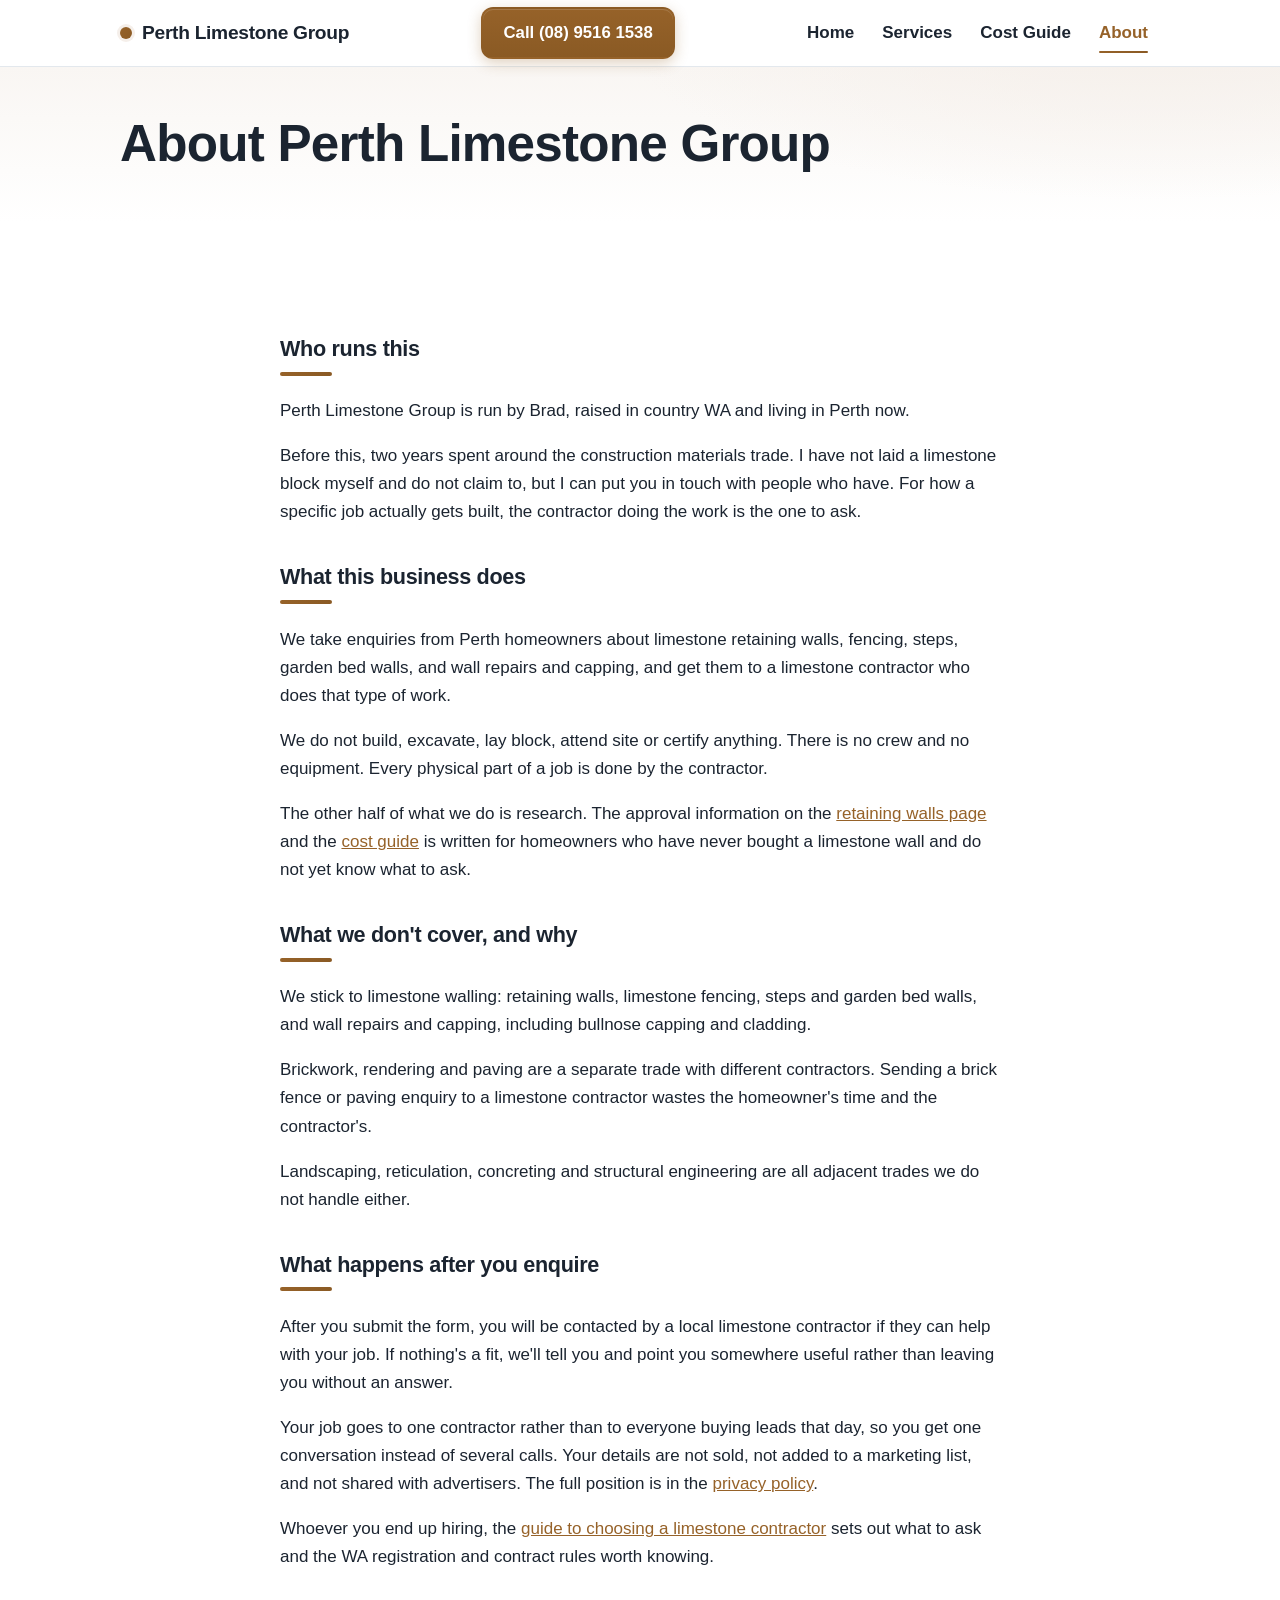
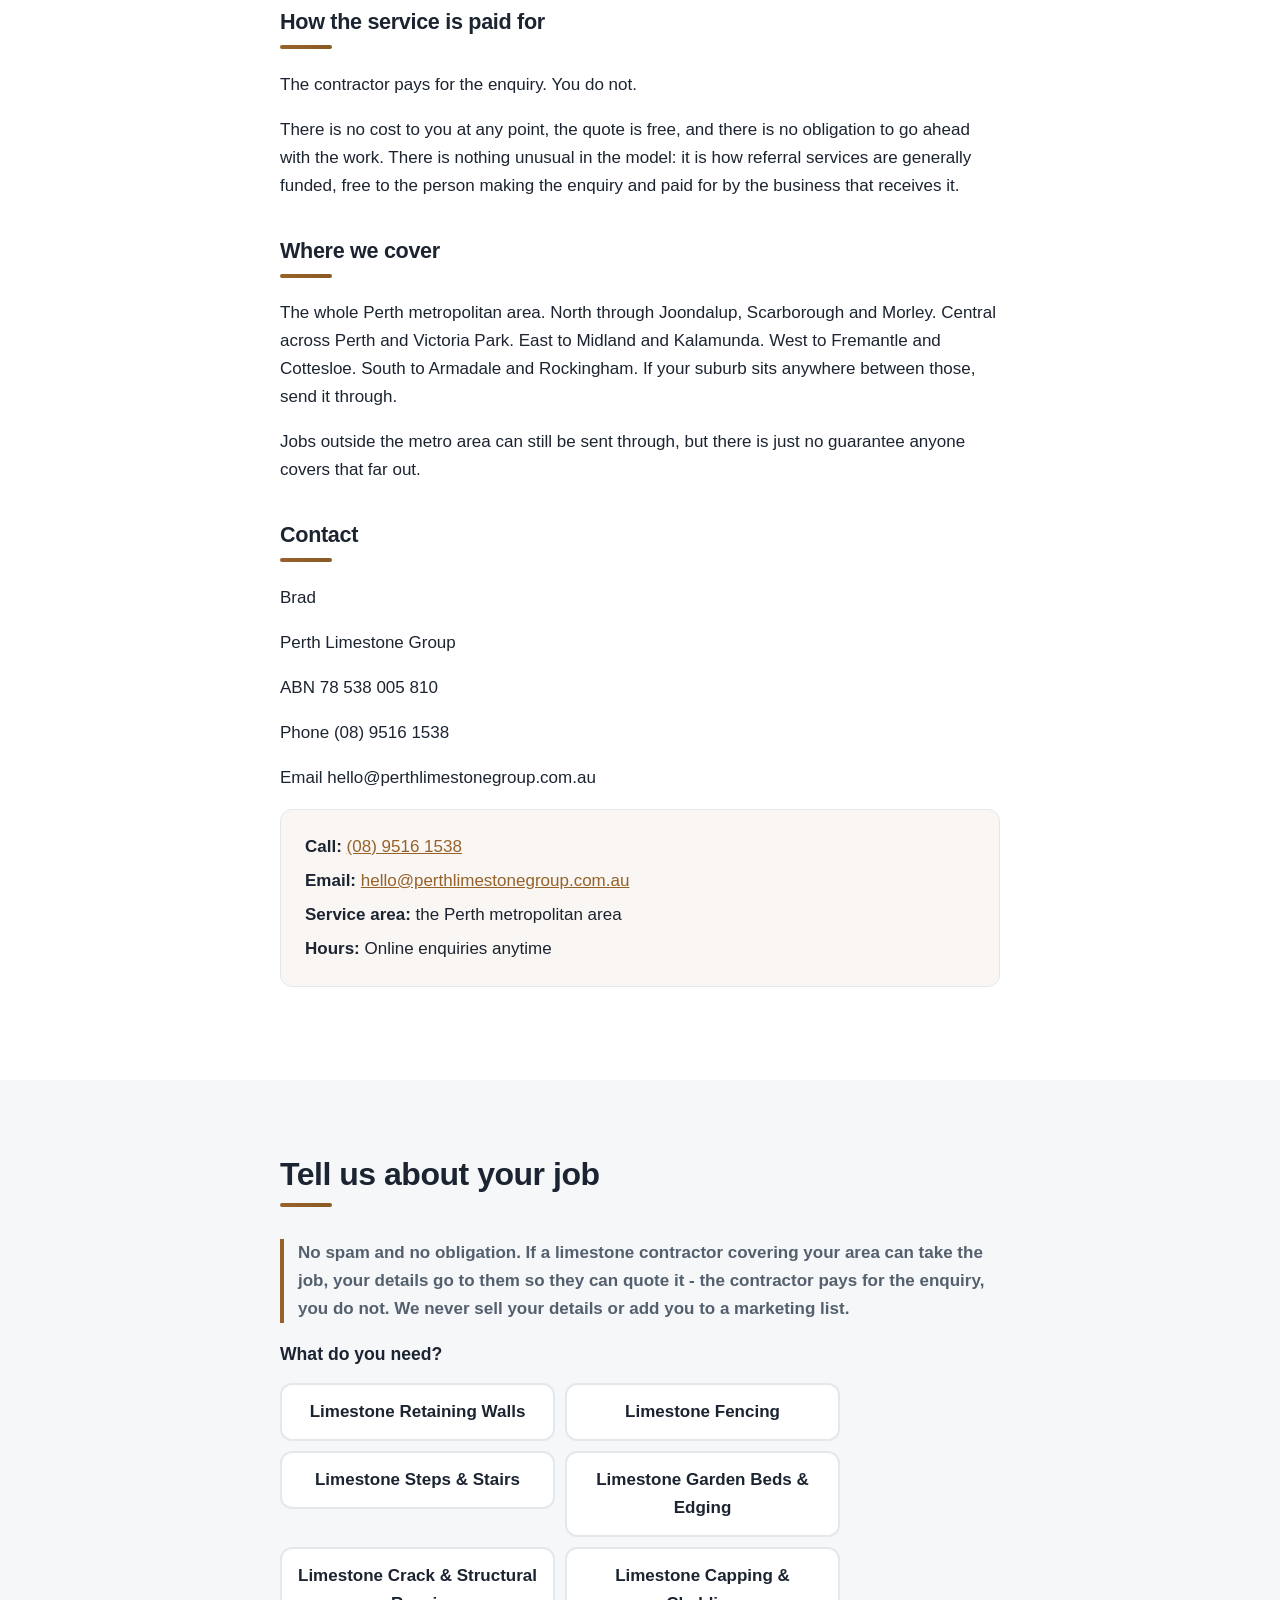
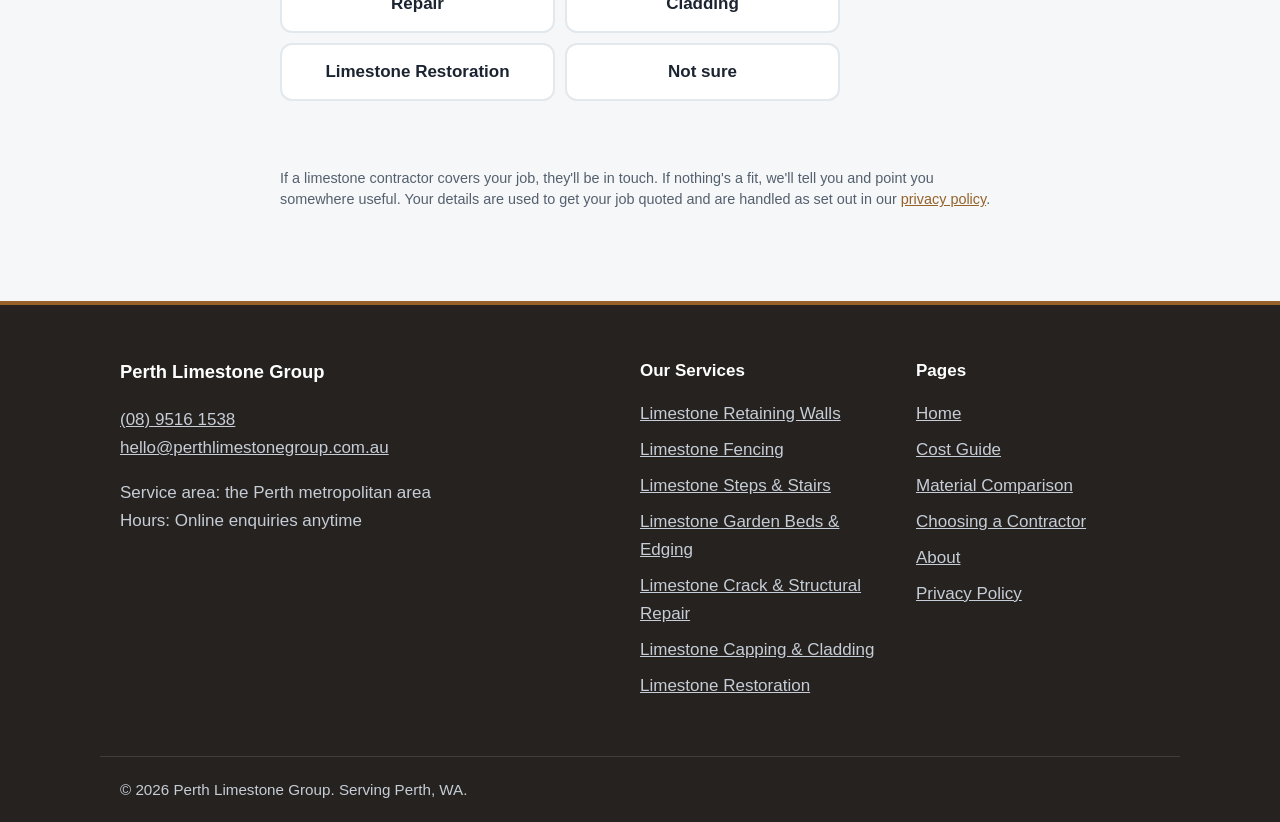
<file: about.html>
<!DOCTYPE html>
<html lang="en" data-style="classic" data-pattern="none">
<head>
  <meta charset="utf-8">
  <meta name="viewport" content="width=device-width, initial-scale=1">
  <title>About Perth Limestone Group | Limestone Walls in Perth</title>
  <meta name="description" content="What Perth Limestone Group is, the area it covers, what happens when you enquire, and how the service is paid for. A plain description of how it works.">
  <meta name="theme-color" content="#966229">
  <link rel="canonical" href="https://perthlimestonegroup.com.au/about.html">
  <link rel="icon" href="favicon.svg" type="image/svg+xml">
  <meta property="og:title" content="About Perth Limestone Group | Limestone Walls in Perth">
  <meta property="og:description" content="What Perth Limestone Group is, the area it covers, what happens when you enquire, and how the service is paid for. A plain description of how it works.">
  <meta property="og:url" content="https://perthlimestonegroup.com.au/about.html">
  <meta property="og:type" content="website">
  <meta property="og:image" content="https://perthlimestonegroup.com.au/images/og-image.png">
  <meta property="og:image:width" content="1200">
  <meta property="og:image:height" content="630">
  <meta name="twitter:card" content="summary_large_image">
  <style>:root {
--brand: #0b6e4f;
--brand-dark: #08523b;
--brand-contrast: #ffffff;
--brand-soft: #e7f1ed;          
--brand-softer: #f3f8f6;        
--brand-border: #b6d4c9;        
--brand-glow: rgba(11, 110, 79, 0.30);      
--brand-glow-soft: rgba(11, 110, 79, 0.15); 
--ink: #1b2430;
--muted: #55606e;
--bg: #ffffff;
--surface: #f5f7f9;
--border: #e3e8ed;
--footer-bg: #161d26;           
--footer-ink: #c6cdd6;
--radius: 12px;
--radius-lg: 18px;
--btn-radius: 12px;
--container: 1080px;
--font: -apple-system, BlinkMacSystemFont, "Segoe UI", Roboto, "Helvetica Neue",
Arial, sans-serif;
--font-head: var(--font);
--head-weight: 800;
--head-tracking: -0.015em;
--shadow-sm: 0 1px 2px rgba(16, 24, 32, 0.05), 0 2px 8px rgba(16, 24, 32, 0.05);
--shadow-md: 0 2px 4px rgba(16, 24, 32, 0.05), 0 10px 24px rgba(16, 24, 32, 0.09);
--shadow-lg: 0 4px 8px rgba(16, 24, 32, 0.06), 0 20px 48px rgba(16, 24, 32, 0.14);
--pattern: none;
--pattern-size: auto;
--pattern-ink: rgba(27, 36, 48, 0.06);
}
html[data-style="bold"] {
--radius: 16px;
--radius-lg: 22px;
--btn-radius: 999px;
--head-weight: 900;
--head-tracking: -0.025em;
}
html[data-style="soft"] {
--radius: 22px;
--radius-lg: 30px;
--btn-radius: 999px;
--font-head: ui-rounded, "SF Pro Rounded", "Segoe UI", Roboto, "Helvetica Neue",
Arial, sans-serif;
--border: #e8ecf0;
}
html[data-style="sharp"] {
--radius: 4px;
--radius-lg: 6px;
--btn-radius: 5px;
--head-tracking: -0.01em;
}
html[data-style="elegant"] {
--radius: 8px;
--radius-lg: 12px;
--btn-radius: 8px;
--font-head: "Iowan Old Style", "Palatino Linotype", Palatino, Georgia,
"Times New Roman", serif;
--head-weight: 700;
--head-tracking: 0;
}
html[data-pattern="dots"] {
--pattern: radial-gradient(var(--pattern-ink) 1.5px, transparent 1.5px);
--pattern-size: 26px 26px;
}
html[data-pattern="grid"] {
--pattern: linear-gradient(var(--pattern-ink) 1px, transparent 1px),
linear-gradient(90deg, var(--pattern-ink) 1px, transparent 1px);
--pattern-size: 34px 34px;
}
html[data-pattern="diagonal"] {
--pattern: repeating-linear-gradient(45deg,
var(--pattern-ink) 0 1px, transparent 1px 16px);
}
html[data-pattern="crosshatch"] {
--pattern: repeating-linear-gradient(45deg,
var(--pattern-ink) 0 1px, transparent 1px 14px),
repeating-linear-gradient(-45deg,
var(--pattern-ink) 0 1px, transparent 1px 14px);
}
*, *::before, *::after { box-sizing: border-box; }
html { scroll-behavior: smooth; }
body {
margin: 0;
font-family: var(--font);
font-size: 1.0625rem;
line-height: 1.65;
color: var(--ink);
background: var(--bg);
-webkit-text-size-adjust: 100%;
}
img { max-width: 100%; height: auto; display: block; }
h1, h2, h3 {
font-family: var(--font-head);
font-weight: var(--head-weight);
letter-spacing: var(--head-tracking);
line-height: 1.15;
margin: 0 0 0.6em;
}
h1 { font-size: clamp(2rem, 5.5vw, 3.2rem); }
h2 { font-size: clamp(1.45rem, 3.5vw, 2rem); }
h3 { font-size: 1.15rem; }
html[data-style="sharp"] h2 {
text-transform: uppercase;
letter-spacing: 0.05em;
font-size: clamp(1.25rem, 3vw, 1.6rem);
}
p { margin: 0 0 1em; }
ul, ol { margin: 0 0 1em; padding-left: 1.3em; }
a { color: var(--brand); }
a:hover { color: var(--brand-dark); }
::selection { background: var(--brand); color: var(--brand-contrast); }
:focus-visible {
outline: 3px solid var(--brand);
outline-offset: 2px;
}
[id] { scroll-margin-top: 90px; }
.container {
max-width: var(--container);
margin-inline: auto;
padding-inline: 20px;
}
.container.narrow { max-width: 760px; }
.center { text-align: center; }
.skip-link {
position: absolute;
left: -9999px;
top: 0;
background: var(--brand);
color: var(--brand-contrast);
padding: 10px 16px;
z-index: 100;
}
.skip-link:focus { left: 0; }
noscript .noscript-warning {
display: block;
padding: 16px 20px;
background: #fff3cd;
color: #5c4400;
text-align: center;
}
.btn {
display: inline-block;
padding: 14px 28px;
border-radius: var(--btn-radius);
font-weight: 700;
font-size: 1.05rem;
text-decoration: none;
text-align: center;
border: 2px solid transparent;
cursor: pointer;
transition: background-color 0.18s ease, color 0.18s ease,
box-shadow 0.18s ease, transform 0.18s ease,
border-color 0.18s ease;
}
.btn:active { transform: translateY(1px); }
.btn-primary {
background: linear-gradient(180deg, var(--brand), var(--brand-dark));
color: var(--brand-contrast);
box-shadow: 0 4px 14px var(--brand-glow), inset 0 1px 0 rgba(255, 255, 255, 0.15);
}
.btn-primary:hover {
background: var(--brand-dark);
color: var(--brand-contrast);
box-shadow: 0 8px 22px var(--brand-glow);
transform: translateY(-2px);
}
.btn-outline {
background: transparent;
color: var(--brand);
border-color: var(--brand);
}
.btn-outline:hover {
background: var(--brand);
color: var(--brand-contrast);
box-shadow: 0 6px 18px var(--brand-glow-soft);
transform: translateY(-2px);
}
.btn-invert {
background: var(--brand-contrast);
color: var(--brand);
box-shadow: 0 4px 16px rgba(0, 0, 0, 0.18);
}
.btn-invert:hover {
background: var(--bg);
color: var(--brand-dark);
transform: translateY(-2px);
box-shadow: 0 8px 24px rgba(0, 0, 0, 0.22);
}
.btn-block { display: block; width: 100%; }
.text-link { font-weight: 700; }
html[data-style="sharp"] .btn-primary {
background: var(--brand);
box-shadow: 4px 4px 0 var(--brand-glow-soft);
}
html[data-style="sharp"] .btn-primary:hover {
background: var(--brand-dark);
box-shadow: 6px 6px 0 var(--brand-glow-soft);
transform: translate(-2px, -2px);
}
#site-header {
border-bottom: 1px solid var(--border);
background: rgba(255, 255, 255, 0.86);
-webkit-backdrop-filter: blur(12px);
backdrop-filter: blur(12px);
position: sticky;
top: 0;
z-index: 50;
transition: box-shadow 0.25s ease;
}
#site-header.scrolled { box-shadow: 0 4px 24px rgba(16, 24, 32, 0.09); }
.header-inner {
display: flex;
align-items: center;
justify-content: space-between;
gap: 16px;
min-height: 66px;
flex-wrap: wrap;
}
.logo {
display: inline-flex;
align-items: center;
gap: 10px;
font-family: var(--font-head);
font-weight: var(--head-weight);
font-size: 1.2rem;
letter-spacing: var(--head-tracking);
color: var(--ink);
text-decoration: none;
padding-block: 12px;
}
.logo::before {
content: "";
flex: none;
width: 12px;
height: 12px;
border-radius: 50%;
background: linear-gradient(135deg, var(--brand), var(--brand-dark));
box-shadow: 0 0 0 3px var(--brand-soft);
}
html[data-style="sharp"] .logo::before { border-radius: 2px; }
html[data-style="elegant"] .logo::before { border-radius: 50%; width: 9px; height: 9px; }
.header-actions {
display: flex;
align-items: center;
gap: 8px;
}
.nav-toggle {
display: inline-flex;
flex-direction: column;
gap: 5px;
background: none;
border: 0;
padding: 10px;
cursor: pointer;
}
.nav-toggle span {
width: 24px;
height: 3px;
background: var(--ink);
border-radius: 2px;
}
.site-nav {
display: none;
width: 100%;
padding-bottom: 16px;
}
.site-nav.open { display: block; }
.site-nav ul {
list-style: none;
margin: 0 0 12px;
padding: 0;
}
.site-nav li a {
display: block;
padding: 10px 4px;
color: var(--ink);
text-decoration: none;
font-weight: 600;
border-bottom: 1px solid var(--border);
}
.site-nav li a.active,
.site-nav li a:hover { color: var(--brand); }
.nav-phone { white-space: nowrap; }
@media (min-width: 800px) {
.nav-toggle { display: none; }
.site-nav {
display: flex !important;
align-items: center;
gap: 8px;
width: auto;
padding-bottom: 0;
}
.site-nav ul {
display: flex;
gap: 4px;
margin: 0;
}
.site-nav li a {
border-bottom: 0;
padding: 8px 12px;
position: relative;
}
.site-nav li a::after {
content: "";
position: absolute;
left: 12px;
right: 12px;
bottom: 2px;
height: 2px;
border-radius: 2px;
background: linear-gradient(90deg, var(--brand), var(--brand-dark));
transform: scaleX(0);
transform-origin: left;
transition: transform 0.2s ease;
}
.site-nav li a:hover::after,
.site-nav li a.active::after { transform: scaleX(1); }
.nav-phone { margin-left: 12px; padding: 10px 20px; }
}
.hero {
position: relative;
overflow: hidden;
background:
radial-gradient(1100px 500px at 85% -10%, var(--brand-soft), transparent 60%),
linear-gradient(180deg, var(--brand-softer), var(--bg));
padding-block: 60px;
text-align: center;
}
.hero::before {
content: "";
position: absolute;
inset: 0;
pointer-events: none;
background-image: var(--pattern);
background-size: var(--pattern-size);
-webkit-mask-image: linear-gradient(180deg, #000 55%, transparent);
mask-image: linear-gradient(180deg, #000 55%, transparent);
}
.hero .container { position: relative; }
.hero-sub {
font-size: 1.15rem;
color: var(--muted);
max-width: 620px;
margin: 0 auto 1.6em;
}
.hero-actions {
display: flex;
flex-direction: column;
gap: 12px;
align-items: center;
margin-bottom: 28px;
}
.value-props {
list-style: none;
margin: 0;
padding: 0;
display: flex;
flex-wrap: wrap;
justify-content: center;
gap: 10px;
}
.value-props li {
display: inline-flex;
align-items: center;
gap: 8px;
padding: 7px 16px;
border-radius: 999px;
background: var(--bg);
border: 1px solid var(--brand-border);
box-shadow: var(--shadow-sm);
color: var(--ink);
font-weight: 600;
font-size: 0.95rem;
}
.value-props li::before {
content: "\2713";
color: var(--brand);
font-weight: 800;
}
html[data-style="sharp"] .value-props li { border-radius: var(--radius); }
@media (min-width: 640px) {
.hero { padding-block: 84px; }
.hero-actions { flex-direction: row; justify-content: center; }
}
.hero-grid {
display: grid;
gap: 40px;
grid-template-columns: 1fr;
align-items: center;
}
.hero-media { position: relative; }
.hero-img {
position: relative;
border-radius: var(--radius-lg);
width: 100%;
max-width: 520px;
margin-inline: auto;
box-shadow: var(--shadow-lg);
}
@media (min-width: 900px) {
.hero.has-media .hero-grid { grid-template-columns: 1.1fr 0.9fr; }
.hero.has-media { text-align: left; }
.hero.has-media .hero-sub { margin-inline: 0; }
.hero.has-media .hero-actions { justify-content: flex-start; }
.hero.has-media .value-props { justify-content: flex-start; }
.hero.has-media .hero-img { margin-inline: 0 0; max-width: 100%; }
}
html[data-style="bold"] .hero {
background: linear-gradient(135deg, var(--brand) 0%, var(--brand-dark) 100%);
color: var(--brand-contrast);
--pattern-ink: rgba(255, 255, 255, 0.12);
clip-path: polygon(0 0, 100% 0, 100% calc(100% - 3rem), 0 100%);
padding-bottom: calc(60px + 3rem);
}
@media (min-width: 640px) {
html[data-style="bold"] .hero { padding-bottom: calc(84px + 3rem); }
}
html[data-style="bold"] .hero-sub { color: rgba(255, 255, 255, 0.88); }
html[data-style="bold"] .hero .btn-primary {
background: var(--brand-contrast);
color: var(--brand);
box-shadow: 0 6px 20px rgba(0, 0, 0, 0.22);
}
html[data-style="bold"] .hero .btn-primary:hover { color: var(--brand-dark); }
html[data-style="bold"] .hero .btn-outline {
color: var(--brand-contrast);
border-color: rgba(255, 255, 255, 0.65);
}
html[data-style="bold"] .hero .btn-outline:hover {
background: rgba(255, 255, 255, 0.14);
border-color: var(--brand-contrast);
color: var(--brand-contrast);
}
html[data-style="bold"] .hero .value-props li {
background: rgba(255, 255, 255, 0.12);
border-color: rgba(255, 255, 255, 0.28);
color: var(--brand-contrast);
box-shadow: none;
}
html[data-style="bold"] .hero .value-props li::before { color: var(--brand-contrast); }
html[data-style="bold"] .hero-media::before {
content: "";
position: absolute;
inset: 20px -20px -20px 20px;
border-radius: var(--radius-lg);
background: rgba(255, 255, 255, 0.14);
}
html[data-style="soft"] .hero {
background: var(--brand-soft);
border-radius: 0 0 3rem 3rem;
}
html[data-style="soft"] .hero-img {
border-radius: 38% 62% 63% 37% / 41% 44% 56% 59%;
box-shadow: 0 24px 48px var(--brand-glow-soft);
}
html[data-style="soft"] .value-props li { border-color: var(--border); }
html[data-style="sharp"] .hero {
background: var(--bg);
border-bottom: 3px solid var(--ink);
}
html[data-style="sharp"] .hero::before {
-webkit-mask-image: none;
mask-image: none;
}
html[data-style="sharp"] .hero-img {
border-radius: 0;
box-shadow: 10px 10px 0 var(--brand);
max-width: calc(100% - 10px);
}
html[data-style="elegant"] .hero {
background: linear-gradient(180deg, var(--brand-softer), var(--bg));
border-bottom: 1px solid var(--border);
}
html[data-style="elegant"] .hero-media {
padding: 12px;
background: var(--bg);
border: 1px solid var(--border);
border-radius: var(--radius-lg);
box-shadow: var(--shadow-md);
max-width: 544px;
margin-inline: auto;
}
html[data-style="elegant"] .hero-img { box-shadow: none; border-radius: var(--radius); }
.section { padding-block: 60px; }
.section-alt { background: var(--surface); }
html[data-style="soft"] .section-alt { background: var(--brand-softer); }
@media (min-width: 800px) {
.section { padding-block: 76px; }
}
.section h2 {
position: relative;
padding-bottom: 14px;
margin-bottom: 1em;
}
.section h2::after {
content: "";
position: absolute;
left: 0;
bottom: 0;
width: 52px;
height: 4px;
border-radius: 999px;
background: linear-gradient(90deg, var(--brand), var(--brand-dark));
}
html[data-style="sharp"] .section h2::after { border-radius: 0; height: 5px; }
html[data-style="elegant"] .section h2::after {
height: 2px;
width: 64px;
background: var(--brand);
}
.page-head {
position: relative;
overflow: hidden;
background:
radial-gradient(900px 300px at 90% -30%, var(--brand-soft), transparent 60%),
linear-gradient(180deg, var(--brand-softer), var(--bg));
padding-block: 48px;
}
.page-head::before {
content: "";
position: absolute;
inset: 0;
pointer-events: none;
background-image: var(--pattern);
background-size: var(--pattern-size);
-webkit-mask-image: linear-gradient(180deg, #000 40%, transparent);
mask-image: linear-gradient(180deg, #000 40%, transparent);
}
.page-head .container { position: relative; }
.page-head h1 { margin-bottom: 0; }
html[data-style="bold"] .page-head {
background: linear-gradient(135deg, var(--brand), var(--brand-dark));
color: var(--brand-contrast);
--pattern-ink: rgba(255, 255, 255, 0.12);
}
html[data-style="sharp"] .page-head { border-bottom: 3px solid var(--ink); }
.lead { font-size: 1.1rem; }
.grid-3, .grid-2 {
display: grid;
gap: 22px;
grid-template-columns: 1fr;
}
@media (min-width: 640px) {
.grid-3 { grid-template-columns: repeat(2, 1fr); }
}
@media (min-width: 900px) {
.grid-3 { grid-template-columns: repeat(3, 1fr); }
.grid-2 { grid-template-columns: repeat(2, 1fr); gap: 48px; }
}
.card {
position: relative;
overflow: hidden;
background: var(--bg);
border: 1px solid var(--border);
border-radius: var(--radius);
padding: 26px;
display: flex;
flex-direction: column;
box-shadow: var(--shadow-sm);
transition: transform 0.22s ease, box-shadow 0.22s ease, border-color 0.22s ease;
}
.card::before {
content: "";
position: absolute;
top: 0;
left: 0;
right: 0;
height: 4px;
background: linear-gradient(90deg, var(--brand), var(--brand-dark));
transform: scaleX(0);
transform-origin: left;
transition: transform 0.25s ease;
}
.card:hover {
transform: translateY(-5px);
box-shadow: var(--shadow-md), 0 12px 28px var(--brand-glow-soft);
border-color: var(--brand-border);
}
.card:hover::before { transform: scaleX(1); }
.card h3 a { color: var(--ink); text-decoration: none; }
.card h3 a:hover { color: var(--brand); }
.card p { flex: 1; color: var(--muted); }
.card-link { font-weight: 700; text-decoration: none; }
.card-link:hover { text-decoration: underline; text-underline-offset: 3px; }
html[data-style="sharp"] .card {
border-color: var(--ink);
box-shadow: 6px 6px 0 var(--brand-soft);
}
html[data-style="sharp"] .card:hover {
transform: translate(-2px, -2px);
box-shadow: 9px 9px 0 var(--brand-soft);
border-color: var(--ink);
}
html[data-style="sharp"] .card::before { transform: scaleX(1); }
.area-links {
list-style: none;
margin: 0;
padding: 0;
display: flex;
flex-wrap: wrap;
gap: 10px;
}
.area-links a {
display: block;
padding: 10px 20px;
border: 1px solid var(--border);
border-radius: 999px;
background: var(--bg);
color: var(--ink);
font-weight: 600;
text-decoration: none;
box-shadow: var(--shadow-sm);
transition: border-color 0.18s ease, color 0.18s ease,
transform 0.18s ease, box-shadow 0.18s ease;
}
.area-links a:hover {
border-color: var(--brand);
color: var(--brand);
transform: translateY(-2px);
box-shadow: 0 6px 16px var(--brand-glow-soft);
}
html[data-style="sharp"] .area-links a { border-radius: var(--radius); }
.steps {
list-style: none;
margin: 0;
padding: 0;
display: grid;
gap: 30px;
grid-template-columns: 1fr;
counter-reset: step;
}
@media (min-width: 800px) {
.steps { grid-template-columns: repeat(3, 1fr); }
.step { position: relative; }
.step:not(:last-child)::after {
content: "";
position: absolute;
top: 26px;
left: 68px;
right: -14px;
border-top: 2px dashed var(--brand-border);
}
}
.step-num {
position: relative;
z-index: 1;
display: inline-flex;
align-items: center;
justify-content: center;
width: 52px;
height: 52px;
border-radius: 50%;
background: linear-gradient(135deg, var(--brand), var(--brand-dark));
color: var(--brand-contrast);
font-weight: 800;
font-size: 1.2rem;
margin-bottom: 12px;
box-shadow: 0 8px 18px var(--brand-glow-soft), inset 0 1px 0 rgba(255, 255, 255, 0.2);
}
html[data-style="sharp"] .step-num { border-radius: var(--radius); }
.step-num svg {
width: 24px;
height: 24px;
}
.step-label {
display: block;
font-size: 0.85rem;
font-weight: 800;
letter-spacing: 0.07em;
text-transform: uppercase;
color: var(--brand);
margin-bottom: 4px;
}
.how-it-works.compact { padding-block: 44px; }
.how-it-works.compact .step p { color: var(--muted); font-size: 0.97rem; }
.check-list {
list-style: none;
padding: 0;
}
.check-list li {
padding: 9px 0 9px 36px;
position: relative;
border-bottom: 1px solid var(--border);
}
.check-list li::before {
content: "\2713";
position: absolute;
left: 0;
top: 10px;
width: 24px;
height: 24px;
display: inline-flex;
align-items: center;
justify-content: center;
border-radius: 50%;
background: var(--brand-soft);
color: var(--brand);
font-weight: 800;
font-size: 0.85rem;
}
html[data-style="sharp"] .check-list li::before { border-radius: 4px; }
.intro-grid {
display: grid;
gap: 32px;
grid-template-columns: 1fr;
align-items: center;
max-width: 1000px;
}
.service-img {
border-radius: var(--radius-lg);
width: 100%;
max-width: 520px;
margin-inline: auto;
box-shadow: var(--shadow-md);
}
html[data-style="soft"] .service-img {
border-radius: 58% 42% 40% 60% / 55% 48% 52% 45%;
}
html[data-style="sharp"] .service-img {
border-radius: 0;
box-shadow: 8px 8px 0 var(--brand);
max-width: calc(100% - 8px);
}
html[data-style="elegant"] .intro-media {
padding: 10px;
background: var(--bg);
border: 1px solid var(--border);
border-radius: var(--radius-lg);
box-shadow: var(--shadow-sm);
max-width: 540px;
margin-inline: auto;
}
html[data-style="elegant"] .service-img { box-shadow: none; border-radius: var(--radius); }
@media (min-width: 900px) {
.intro-grid { grid-template-columns: 1.2fr 0.8fr; }
.service-img { max-width: 100%; }
html[data-style="sharp"] .service-img { max-width: calc(100% - 8px); }
}
.price-note {
background: linear-gradient(180deg, var(--brand-softer), var(--bg));
border: 1px solid var(--brand-border);
border-left: 4px solid var(--brand);
border-radius: var(--radius);
padding: 18px 20px;
font-size: 1.02rem;
box-shadow: var(--shadow-sm);
}
.faq-item {
border: 1px solid var(--border);
border-radius: var(--radius);
background: var(--bg);
margin-bottom: 12px;
box-shadow: var(--shadow-sm);
transition: border-color 0.2s ease, box-shadow 0.2s ease;
}
.faq-item[open] {
border-color: var(--brand-border);
box-shadow: var(--shadow-md);
}
.faq-item summary {
display: flex;
align-items: center;
justify-content: space-between;
gap: 16px;
padding: 16px 20px;
font-weight: 700;
cursor: pointer;
list-style: none;
}
.faq-item summary::-webkit-details-marker { display: none; }
.faq-item summary::after {
content: "+";
flex: none;
display: inline-flex;
align-items: center;
justify-content: center;
width: 28px;
height: 28px;
border-radius: 50%;
background: var(--brand-soft);
color: var(--brand);
font-weight: 700;
font-size: 1.2rem;
line-height: 1;
transition: transform 0.25s ease;
}
.faq-item[open] summary::after { transform: rotate(45deg); }
html[data-style="sharp"] .faq-item summary::after { border-radius: 4px; }
.faq-item summary:hover { color: var(--brand); }
.faq-answer { padding: 0 20px 4px; color: var(--muted); }
.cta-band {
position: relative;
overflow: hidden;
background: linear-gradient(135deg, var(--brand) 0%, var(--brand-dark) 100%);
color: var(--brand-contrast);
text-align: center;
padding-block: 64px;
--pattern-ink: rgba(255, 255, 255, 0.1);
}
.cta-band::before {
content: "";
position: absolute;
inset: 0;
pointer-events: none;
background-image: var(--pattern);
background-size: var(--pattern-size);
}
.cta-band::after {
content: "";
position: absolute;
inset: 0;
pointer-events: none;
background: radial-gradient(600px 260px at 15% 0%, rgba(255, 255, 255, 0.14), transparent 70%);
}
.cta-band .container { position: relative; z-index: 1; }
.cta-band a:not(.btn) {
color: var(--brand-contrast);
font-weight: 800;
}
.cta-band p { font-size: 1.1rem; margin-bottom: 1.4em; }
html[data-style="sharp"] .cta-band { background: var(--brand); }
.testimonial {
margin: 0;
background: var(--surface);
border: 1px solid var(--border);
border-radius: var(--radius);
padding: 26px;
box-shadow: var(--shadow-sm);
}
.testimonial blockquote { margin: 0 0 12px; font-style: italic; }
.testimonial blockquote::before {
content: "\201C";
display: block;
font-family: Georgia, serif;
font-size: 2.6rem;
line-height: 0.6;
color: var(--brand);
margin-bottom: 10px;
}
.testimonial figcaption { font-weight: 700; }
.photo { margin: 0; }
.photo img { border-radius: var(--radius); box-shadow: var(--shadow-sm); }
.photo figcaption { color: var(--muted); font-size: 0.95rem; margin-top: 8px; }
.contact-lines {
background: var(--brand-softer);
border: 1px solid var(--border);
border-radius: var(--radius);
padding: 20px 24px;
line-height: 2;
}
.reassurance {
font-weight: 600;
color: var(--muted);
border-left: 4px solid var(--brand);
padding-left: 14px;
}
#quote-form { max-width: 560px; }
.form-step {
border: 0;
padding: 0;
margin: 0 0 24px;
}
.form-step legend {
font-weight: 700;
font-size: 1.1rem;
margin-bottom: 14px;
padding: 0;
}
.service-options {
display: grid;
gap: 10px;
grid-template-columns: 1fr;
}
@media (min-width: 560px) {
.service-options { grid-template-columns: repeat(2, 1fr); }
}
.service-option {
display: block;
cursor: pointer;
}
.service-option input {
position: absolute;
opacity: 0;
}
.service-option span {
display: block;
padding: 13px 16px;
border: 2px solid var(--border);
border-radius: var(--radius);
background: var(--bg);
font-weight: 600;
text-align: center;
transition: border-color 0.15s ease, background-color 0.15s ease,
color 0.15s ease, box-shadow 0.15s ease;
}
.service-option span:hover { border-color: var(--brand-border); }
.service-option input:checked + span {
border-color: var(--brand);
background: var(--brand);
color: var(--brand-contrast);
box-shadow: 0 4px 14px var(--brand-glow-soft);
}
.service-option input:focus-visible + span {
outline: 3px solid var(--brand);
outline-offset: 2px;
}
.form-field { margin-bottom: 16px; }
.form-field label {
display: block;
font-weight: 700;
margin-bottom: 6px;
}
.form-field input,
.form-field select {
width: 100%;
padding: 13px 14px;
font: inherit;
color: var(--ink);
border: 2px solid var(--border);
border-radius: var(--radius);
background: var(--bg);
transition: border-color 0.15s ease, box-shadow 0.15s ease;
}
.form-field input:focus,
.form-field select:focus {
border-color: var(--brand);
box-shadow: 0 0 0 4px var(--brand-glow-soft);
outline: none;
}
.form-note {
margin-top: 14px;
font-size: 0.9rem;
color: var(--muted);
line-height: 1.5;
}
.form-status { font-weight: 600; min-height: 1.5em; }
.form-status.error { color: #b3261e; }
.form-status.success {
color: var(--brand-dark);
font-size: 1.15rem;
}
.prose h2 { margin-top: 1.8em; font-size: 1.3rem; }
.guide h2 { margin-top: 1.8em; font-size: 1.35rem; }
.guide h3 { margin-top: 1.3em; font-size: 1.1rem; }
.guide p { margin-bottom: 1em; }
.guide .lead + .lead { margin-top: -0.4em; }
.guide .check-list,
.guide .guide-steps { margin: 0.4em 0 1.2em; }
.guide-byline,
.guide-reviewed {
color: var(--muted);
font-size: 0.95rem;
margin-bottom: 0.4em;
}
.guide-byline { font-style: italic; }
.guide-reviewed { font-weight: 700; }
.guide-steps {
padding-left: 1.2em;
}
.guide-steps li { margin-bottom: 0.6em; }
.guide-note {
background: var(--brand-softer);
border-left: 3px solid var(--brand-border);
border-radius: var(--radius);
padding: 12px 16px;
color: var(--muted);
font-size: 0.97rem;
}
.guide-figure { margin: 1.4em 0 1.6em; }
.table-wrap {
overflow-x: auto;
margin: 1.2em 0 1.6em;
border: 1px solid var(--border);
border-radius: var(--radius);
}
.guide-table {
border-collapse: collapse;
width: 100%;
min-width: 560px;
font-size: 0.92rem;
}
.guide-table th,
.guide-table td {
border-bottom: 1px solid var(--border);
border-right: 1px solid var(--border);
padding: 9px 12px;
text-align: left;
vertical-align: top;
}
.guide-table th:last-child,
.guide-table td:last-child { border-right: none; }
.guide-table tbody tr:last-child td { border-bottom: none; }
.guide-table thead th {
background: var(--brand-soft);
color: var(--ink);
font-weight: 700;
position: sticky;
top: 0;
}
.guide-table tbody tr:nth-child(even) { background: var(--brand-softer); }
#site-footer {
background: var(--footer-bg);
color: var(--footer-ink);
margin-top: 0;
border-top: 4px solid var(--brand);
}
.footer-grid {
display: grid;
gap: 32px;
grid-template-columns: 1fr;
padding-block: 52px;
}
@media (min-width: 800px) {
.footer-grid { grid-template-columns: 2fr 1fr 1fr; }
}
.footer-brand {
font-family: var(--font-head);
font-weight: var(--head-weight);
font-size: 1.15rem;
color: #ffffff;
}
.footer-title {
font-weight: 700;
color: #ffffff;
margin-bottom: 0.6em;
}
#site-footer ul {
list-style: none;
margin: 0;
padding: 0;
}
#site-footer li { padding: 4px 0; }
#site-footer a { color: var(--footer-ink); }
#site-footer a:hover { color: #ffffff; }
.footer-bottom {
border-top: 1px solid rgba(255, 255, 255, 0.12);
padding-block: 20px;
font-size: 0.95rem;
}
.footer-bottom p { margin: 0; }
@media (prefers-reduced-motion: no-preference) {
@keyframes rise-in {
from { opacity: 0; transform: translateY(22px); }
}
html.anim .reveal {
opacity: 0;
transform: translateY(18px);
transition: opacity 0.55s ease, transform 0.55s cubic-bezier(0.2, 0.7, 0.3, 1);
}
html.anim .reveal.in {
opacity: 1;
transform: none;
}
}
@media (prefers-reduced-motion: reduce) {
html { scroll-behavior: auto; }
*, *::before, *::after { transition-duration: 0.01ms !important; animation: none !important; }
}
:root{--brand:#966229;--brand-dark:#8a5a24;--brand-contrast:#ffffff;--brand-soft:#f5efea;--brand-softer:#f9f6f3;--brand-border:#e0d0bf;--brand-glow:rgba(150,98,41,0.3);--brand-glow-soft:rgba(150,98,41,0.15);--footer-bg:#25221f;}</style>
  <script type="application/ld+json">{"@context":"https://schema.org","@type":"Organization","name":"Perth Limestone Group","telephone":"+61895161538","email":"hello@perthlimestonegroup.com.au","url":"https://perthlimestonegroup.com.au/","description":"Limestone walls across the Perth metro area: retaining walls, fencing, steps, garden edging, capping and repairs. Tell us about your job and get a quote, free.","address":{"@type":"PostalAddress","addressLocality":"Perth","addressRegion":"WA"},"areaServed":"the Perth metropolitan area"}</script>
  <script type="application/ld+json">{"@context":"https://schema.org","@type":"BreadcrumbList","itemListElement":[{"@type":"ListItem","position":1,"name":"Home","item":"https://perthlimestonegroup.com.au/"},{"@type":"ListItem","position":2,"name":"About Perth Limestone Group","item":"https://perthlimestonegroup.com.au/about.html"}]}</script>
  <script src="config.js" defer></script>
  <script src="js/main.js" defer></script>
  <script src="https://challenges.cloudflare.com/turnstile/v0/api.js" async defer></script>
</head>
<body data-page="about">
  <a class="skip-link" href="#main">Skip to content</a>
  <noscript><p class="noscript-warning">This site&#8217;s content needs JavaScript. Perth Limestone Group &mdash; call <a href="tel:+61895161538">(08) 9516 1538</a> for a free quote.</p></noscript>
  <header id="site-header"><div class="container header-inner"><a class="logo" href="index.html">Perth Limestone Group</a><div class="header-actions"><a class="btn btn-primary nav-phone" href="tel:+61895161538">Call (08) 9516 1538</a><button class="nav-toggle" aria-expanded="false" aria-controls="site-nav" aria-label="Menu"><span></span><span></span><span></span></button></div><nav id="site-nav" class="site-nav" aria-label="Main"><ul><li><a href="index.html">Home</a></li><li><a href="index.html#services">Services</a></li><li><a href="cost-guide.html">Cost Guide</a></li><li><a class="active" href="about.html">About</a></li></ul></nav></div></header>
  <main id="main">
    <section class="page-head">
      <div class="container"><h1>About Perth Limestone Group</h1></div>
    </section>
    <div id="page-content"><section class="section"><div class="container narrow"><div class="prose guide"><h2>Who runs this</h2><p>Perth Limestone Group is run by Brad, raised in country WA and living in Perth now.</p><p>Before this, two years spent around the construction materials trade. I have not laid a limestone block myself and do not claim to, but I can put you in touch with people who have. For how a specific job actually gets built, the contractor doing the work is the one to ask.</p><h2>What this business does</h2><p>We take enquiries from Perth homeowners about limestone retaining walls, fencing, steps, garden bed walls, and wall repairs and capping, and get them to a limestone contractor who does that type of work.</p><p>We do not build, excavate, lay block, attend site or certify anything. There is no crew and no equipment. Every physical part of a job is done by the contractor.</p><p>The other half of what we do is research. The approval information on the <a href="limestone-retaining-walls.html">retaining walls page</a> and the <a href="cost-guide.html">cost guide</a> is written for homeowners who have never bought a limestone wall and do not yet know what to ask.</p><h2>What we don't cover, and why</h2><p>We stick to limestone walling: retaining walls, limestone fencing, steps and garden bed walls, and wall repairs and capping, including bullnose capping and cladding.</p><p>Brickwork, rendering and paving are a separate trade with different contractors. Sending a brick fence or paving enquiry to a limestone contractor wastes the homeowner's time and the contractor's.</p><p>Landscaping, reticulation, concreting and structural engineering are all adjacent trades we do not handle either.</p><h2>What happens after you enquire</h2><p>After you submit the form, you will be contacted by a local limestone contractor if they can help with your job. If nothing's a fit, we'll tell you and point you somewhere useful rather than leaving you without an answer.</p><p>Your job goes to one contractor rather than to everyone buying leads that day, so you get one conversation instead of several calls. Your details are not sold, not added to a marketing list, and not shared with advertisers. The full position is in the <a href="privacy.html">privacy policy</a>.</p><p>Whoever you end up hiring, the <a href="choosing-a-limestone-contractor.html">guide to choosing a limestone contractor</a> sets out what to ask and the WA registration and contract rules worth knowing.</p><h2>How the service is paid for</h2><p>The contractor pays for the enquiry. You do not.</p><p>There is no cost to you at any point, the quote is free, and there is no obligation to go ahead with the work. There is nothing unusual in the model: it is how referral services are generally funded, free to the person making the enquiry and paid for by the business that receives it.</p><h2>Where we cover</h2><p>The whole Perth metropolitan area. North through Joondalup, Scarborough and Morley. Central across Perth and Victoria Park. East to Midland and Kalamunda. West to Fremantle and Cottesloe. South to Armadale and Rockingham. If your suburb sits anywhere between those, send it through.</p><p>Jobs outside the metro area can still be sent through, but there is just no guarantee anyone covers that far out.</p><h2>Contact</h2><p>Brad</p><p>Perth Limestone Group</p><p>ABN 78 538 005 810</p><p>Phone (08) 9516 1538</p><p>Email hello@perthlimestonegroup.com.au</p></div><p class="contact-lines"><strong>Call:</strong> <a href="tel:+61895161538">(08) 9516 1538</a><br><strong>Email:</strong> <a href="mailto:hello@perthlimestonegroup.com.au">hello@perthlimestonegroup.com.au</a><br><strong>Service area:</strong> the Perth metropolitan area<br><strong>Hours:</strong> Online enquiries anytime</p></div></section><section class="section section-alt" id="quote"><div class="container narrow"><h2>Tell us about your job</h2><p class="reassurance">No spam and no obligation. If a limestone contractor covering your area can take the job, your details go to them so they can quote it - the contractor pays for the enquiry, you do not. We never sell your details or add you to a marketing list.</p><form id="quote-form" novalidate><fieldset class="form-step" id="form-step-1"><legend>What do you need?</legend><div class="service-options"><label class="service-option"><input type="radio" name="service" value="Limestone Retaining Walls" required><span>Limestone Retaining Walls</span></label><label class="service-option"><input type="radio" name="service" value="Limestone Fencing" required><span>Limestone Fencing</span></label><label class="service-option"><input type="radio" name="service" value="Limestone Steps &amp; Stairs" required><span>Limestone Steps &amp; Stairs</span></label><label class="service-option"><input type="radio" name="service" value="Limestone Garden Beds &amp; Edging" required><span>Limestone Garden Beds &amp; Edging</span></label><label class="service-option"><input type="radio" name="service" value="Limestone Crack &amp; Structural Repair" required><span>Limestone Crack &amp; Structural Repair</span></label><label class="service-option"><input type="radio" name="service" value="Limestone Capping &amp; Cladding" required><span>Limestone Capping &amp; Cladding</span></label><label class="service-option"><input type="radio" name="service" value="Limestone Restoration" required><span>Limestone Restoration</span></label><label class="service-option"><input type="radio" name="service" value="Not sure" required><span>Not sure</span></label></div></fieldset><fieldset class="form-step" id="form-step-2" hidden><legend>Your job and contact details</legend><div class="form-field"><label for="qf-suburb">Suburb</label><input id="qf-suburb" name="suburb" type="text" autocomplete="address-level2" required></div><div class="form-field"><label for="qf-size">Rough size</label><input id="qf-size" name="size" type="text" placeholder="e.g. 12m long, about 900mm high, sloping block"></div><div class="form-field"><label for="qf-timeframe">Timeframe</label><select id="qf-timeframe" name="timeframe" required><option value="" disabled selected>Choose one</option><option value="ASAP">ASAP</option><option value="Within a month">Within a month</option><option value="1 to 3 months">1 to 3 months</option><option value="Just researching">Just researching</option></select></div><div class="form-field"><label for="qf-name">Name</label><input id="qf-name" name="name" type="text" autocomplete="name" required></div><div class="form-field"><label for="qf-phone">Phone</label><input id="qf-phone" name="phone" type="tel" autocomplete="tel" required></div><div class="form-field"><label for="qf-email">Email (optional)</label><input id="qf-email" name="email" type="email" autocomplete="email"></div><input type="text" id="qf-gotcha" name="_gotcha" tabindex="-1" autocomplete="off" aria-hidden="true" style="position:absolute;left:-9999px;top:-9999px"><input type="hidden" id="qf-id" name="_id" value=""><div id="turnstile-widget"></div><button class="btn btn-primary btn-block" type="submit">Send my job details</button></fieldset><p class="form-status" id="form-status" role="status" aria-live="polite"></p></form><p class="form-note">If a limestone contractor covers your job, they'll be in touch. If nothing's a fit, we'll tell you and point you somewhere useful. Your details are used to get your job quoted and are handled as set out in our <a href="privacy.html">privacy policy</a>.</p></div></section></div>
  </main>
  <footer id="site-footer"><div class="container footer-grid"><div><p class="footer-brand">Perth Limestone Group</p><p><a href="tel:+61895161538">(08) 9516 1538</a><br><a href="mailto:hello@perthlimestonegroup.com.au">hello@perthlimestonegroup.com.au</a></p><p>Service area: the Perth metropolitan area<br>Hours: Online enquiries anytime</p></div><div><p class="footer-title">Our Services</p><ul><li><a href="limestone-retaining-walls.html">Limestone Retaining Walls</a></li><li><a href="limestone-fencing.html">Limestone Fencing</a></li><li><a href="limestone-steps-stairs.html">Limestone Steps &amp; Stairs</a></li><li><a href="limestone-garden-beds-edging.html">Limestone Garden Beds &amp; Edging</a></li><li><a href="limestone-crack-repair.html">Limestone Crack &amp; Structural Repair</a></li><li><a href="limestone-capping-cladding.html">Limestone Capping &amp; Cladding</a></li><li><a href="limestone-restoration.html">Limestone Restoration</a></li></ul></div><div><p class="footer-title">Pages</p><ul><li><a href="index.html">Home</a></li><li><a href="cost-guide.html">Cost Guide</a></li><li><a href="limestone-vs-concrete-vs-sandstone.html">Material Comparison</a></li><li><a href="choosing-a-limestone-contractor.html">Choosing a Contractor</a></li><li><a href="about.html">About</a></li><li><a href="privacy.html">Privacy Policy</a></li></ul></div></div><div class="container footer-bottom"><p>&copy; 2026 Perth Limestone Group. Serving Perth, WA.</p></div></footer>
</body>
</html>
</file>
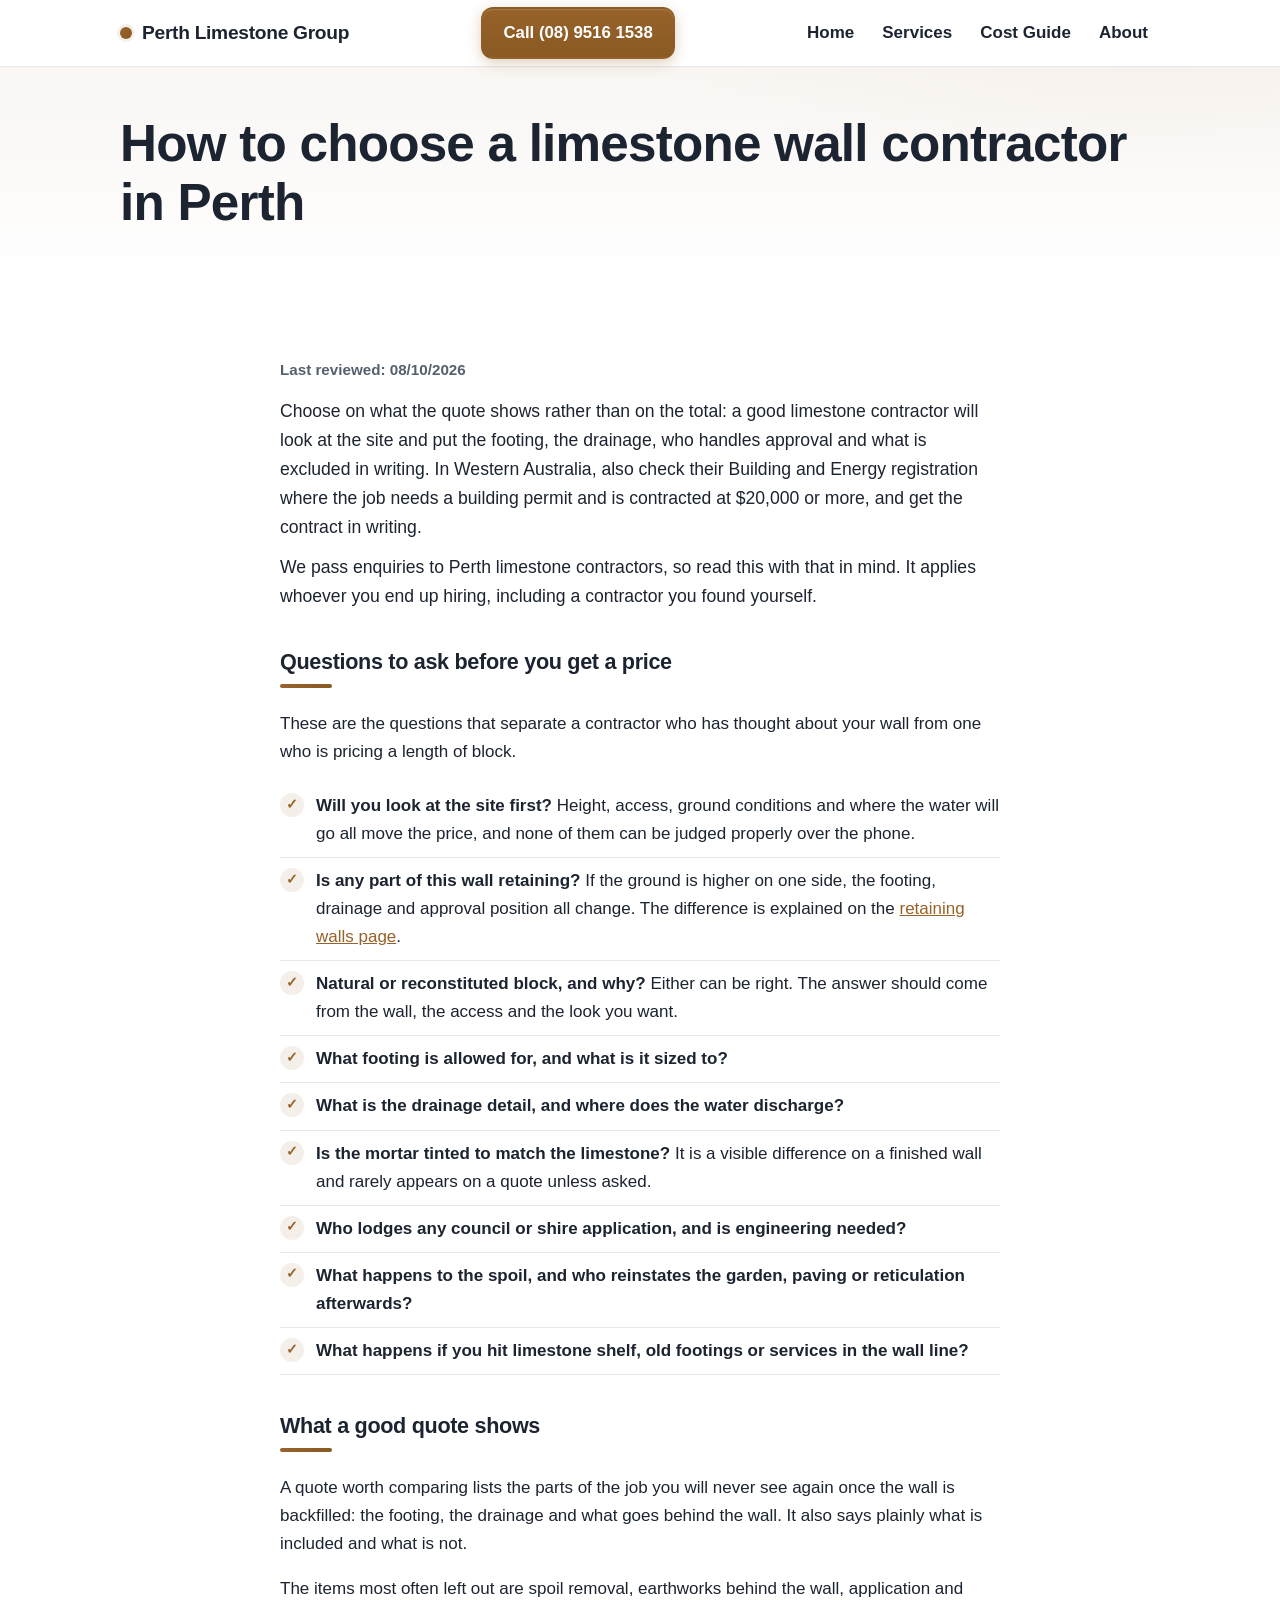
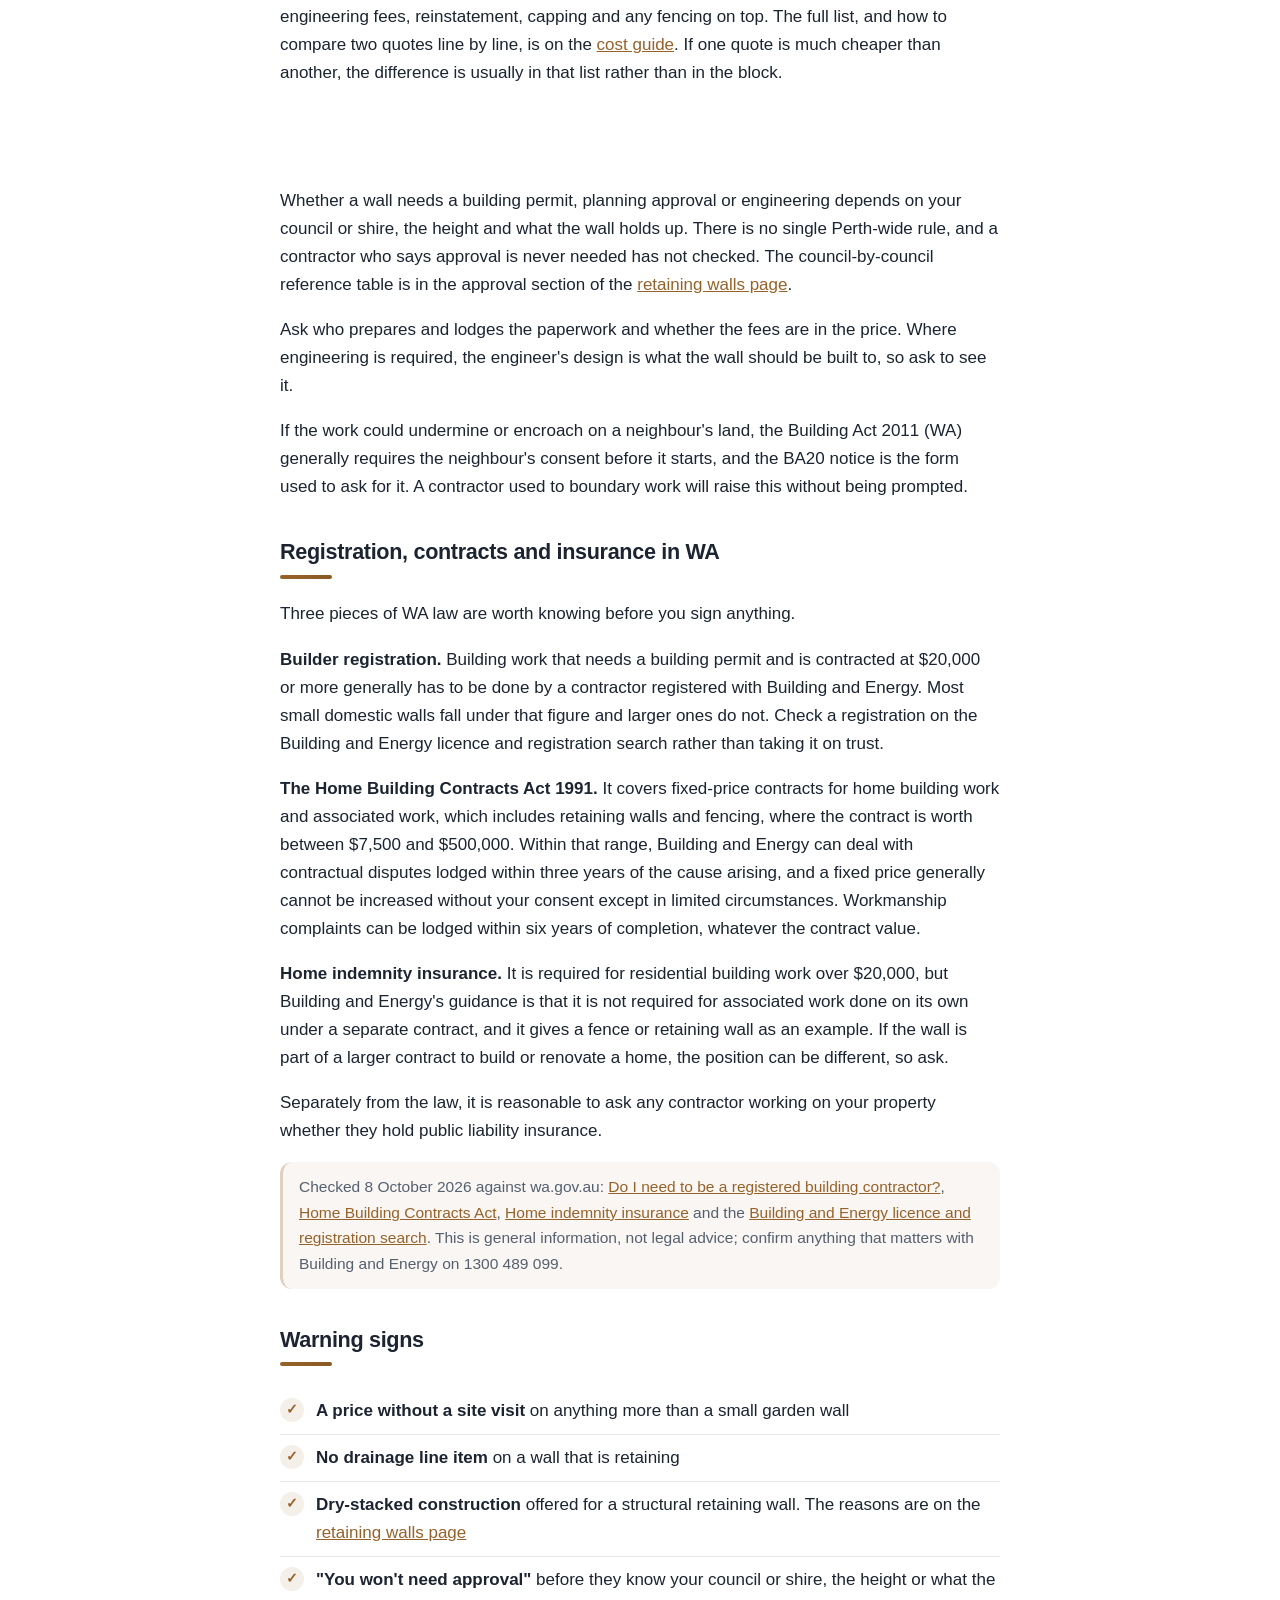
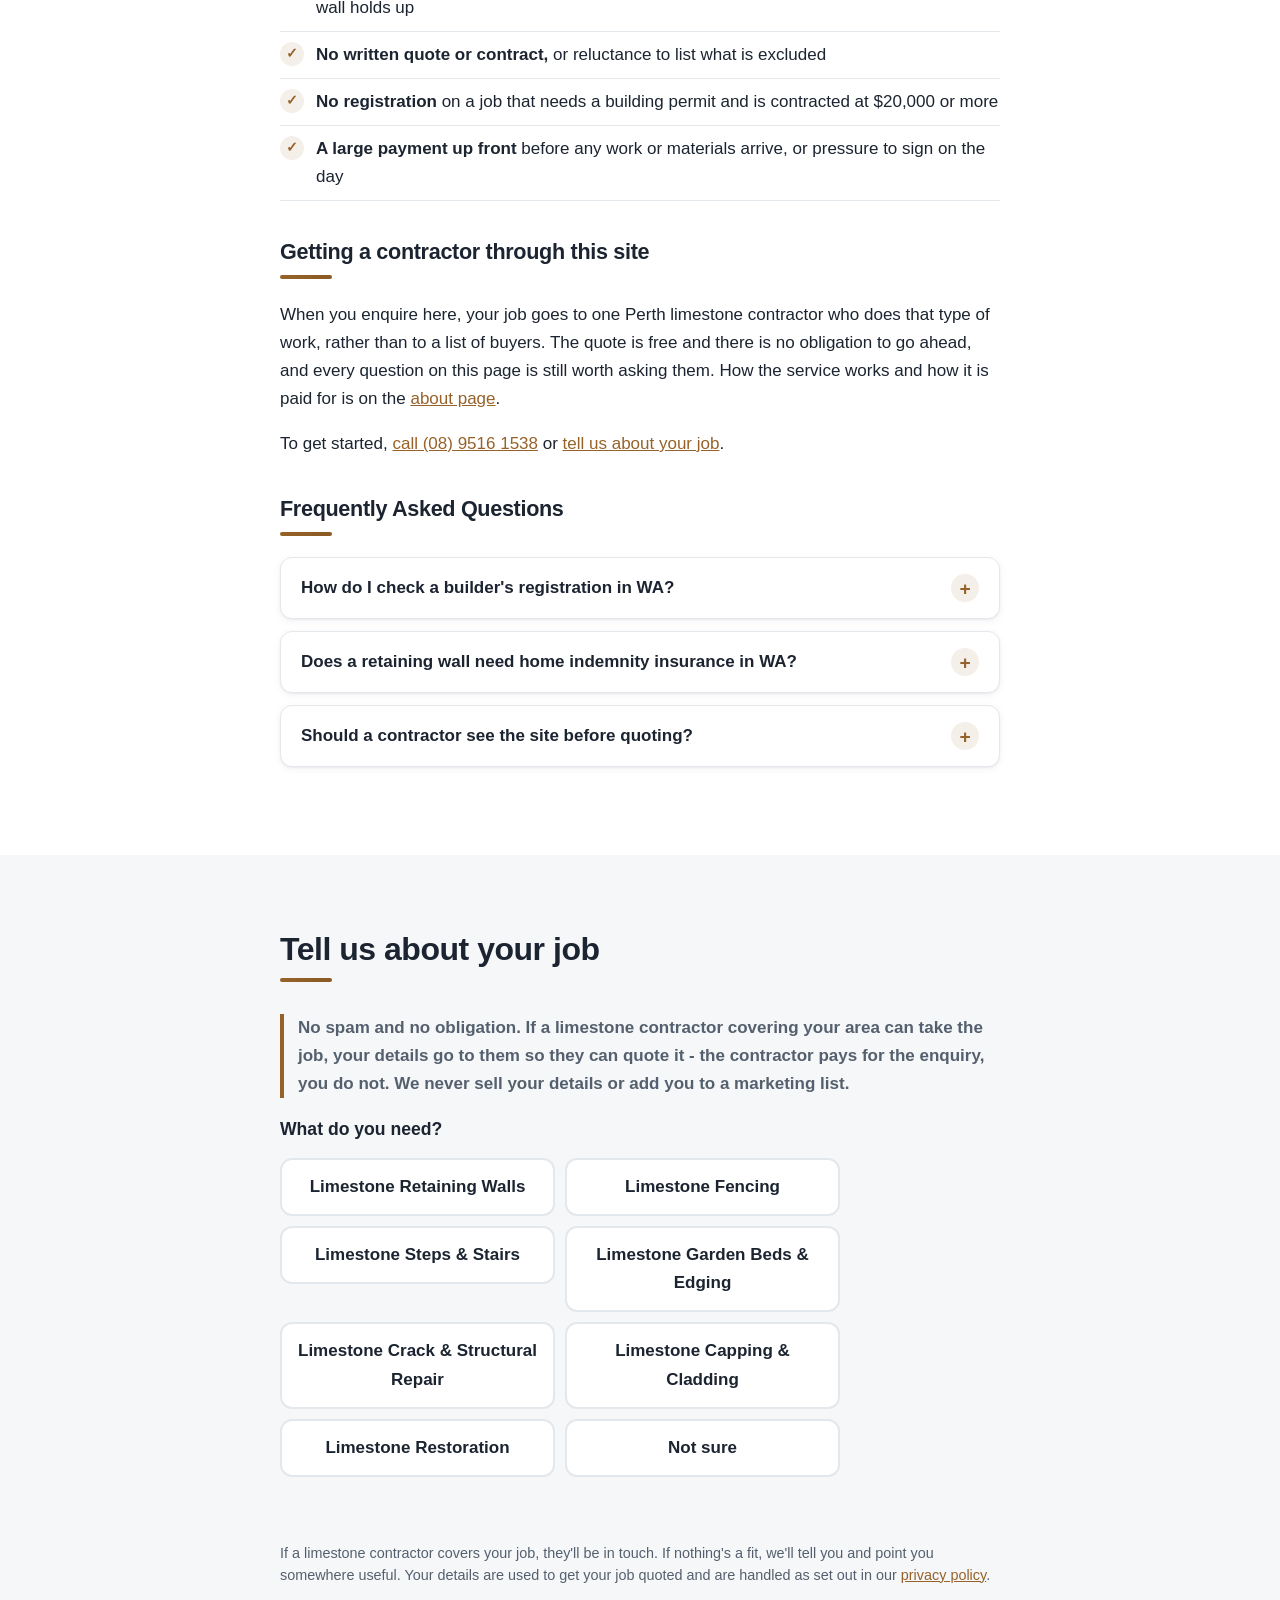
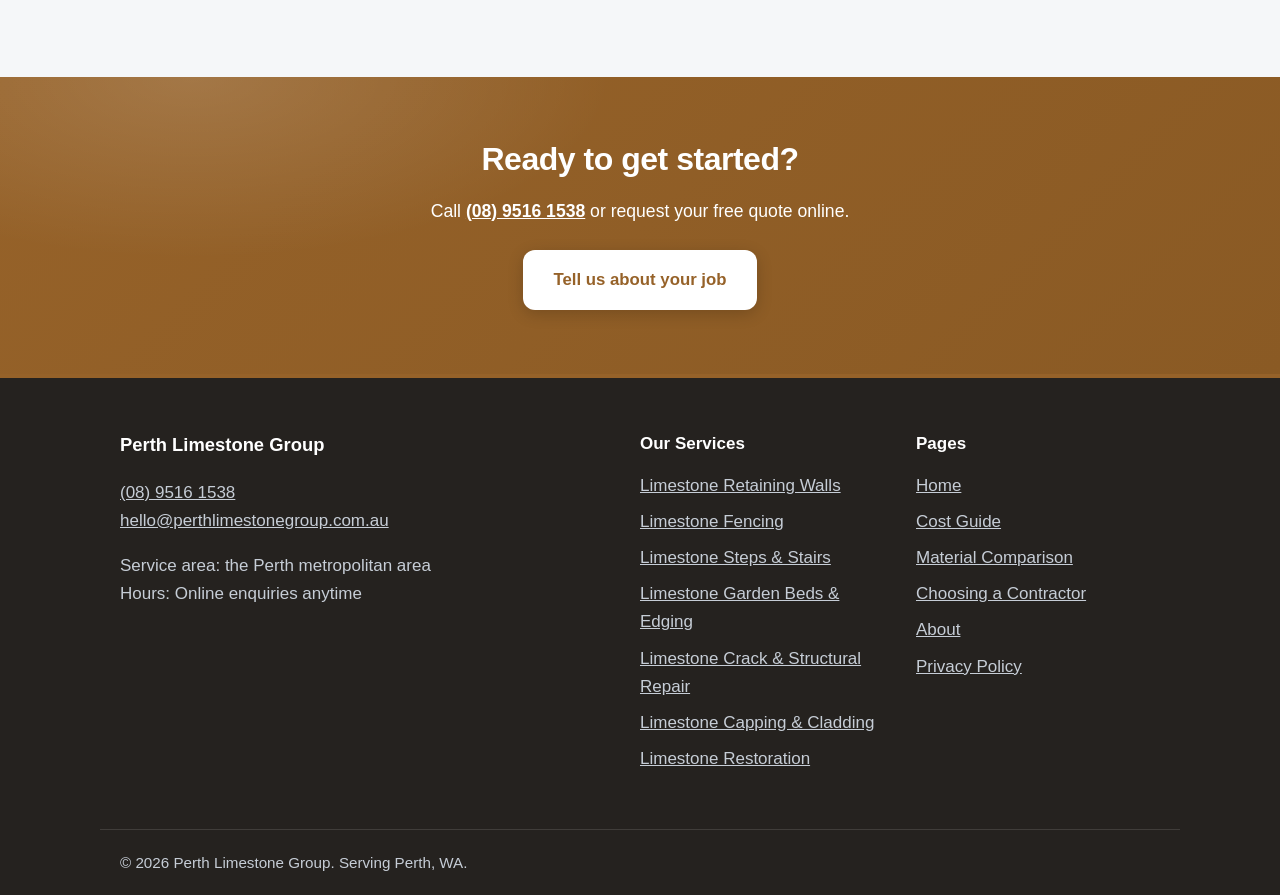
<file: choosing-a-limestone-contractor.html>
<!DOCTYPE html>
<html lang="en" data-style="classic" data-pattern="none">
<head>
  <meta charset="utf-8">
  <meta name="viewport" content="width=device-width, initial-scale=1">
  <title>How to Choose a Limestone Wall Contractor in Perth</title>
  <meta name="description" content="What to ask a Perth limestone wall contractor before you sign: the quote, footing and drainage, permits and engineering, WA registration and contract rules.">
  <meta name="theme-color" content="#966229">
  <link rel="canonical" href="https://perthlimestonegroup.com.au/choosing-a-limestone-contractor.html">
  <link rel="icon" href="favicon.svg" type="image/svg+xml">
  <meta property="og:title" content="How to Choose a Limestone Wall Contractor in Perth">
  <meta property="og:description" content="What to ask a Perth limestone wall contractor before you sign: the quote, footing and drainage, permits and engineering, WA registration and contract rules.">
  <meta property="og:url" content="https://perthlimestonegroup.com.au/choosing-a-limestone-contractor.html">
  <meta property="og:type" content="website">
  <meta property="og:image" content="https://perthlimestonegroup.com.au/images/og-image.png">
  <meta property="og:image:width" content="1200">
  <meta property="og:image:height" content="630">
  <meta name="twitter:card" content="summary_large_image">
  <style>:root {
--brand: #0b6e4f;
--brand-dark: #08523b;
--brand-contrast: #ffffff;
--brand-soft: #e7f1ed;          
--brand-softer: #f3f8f6;        
--brand-border: #b6d4c9;        
--brand-glow: rgba(11, 110, 79, 0.30);      
--brand-glow-soft: rgba(11, 110, 79, 0.15); 
--ink: #1b2430;
--muted: #55606e;
--bg: #ffffff;
--surface: #f5f7f9;
--border: #e3e8ed;
--footer-bg: #161d26;           
--footer-ink: #c6cdd6;
--radius: 12px;
--radius-lg: 18px;
--btn-radius: 12px;
--container: 1080px;
--font: -apple-system, BlinkMacSystemFont, "Segoe UI", Roboto, "Helvetica Neue",
Arial, sans-serif;
--font-head: var(--font);
--head-weight: 800;
--head-tracking: -0.015em;
--shadow-sm: 0 1px 2px rgba(16, 24, 32, 0.05), 0 2px 8px rgba(16, 24, 32, 0.05);
--shadow-md: 0 2px 4px rgba(16, 24, 32, 0.05), 0 10px 24px rgba(16, 24, 32, 0.09);
--shadow-lg: 0 4px 8px rgba(16, 24, 32, 0.06), 0 20px 48px rgba(16, 24, 32, 0.14);
--pattern: none;
--pattern-size: auto;
--pattern-ink: rgba(27, 36, 48, 0.06);
}
html[data-style="bold"] {
--radius: 16px;
--radius-lg: 22px;
--btn-radius: 999px;
--head-weight: 900;
--head-tracking: -0.025em;
}
html[data-style="soft"] {
--radius: 22px;
--radius-lg: 30px;
--btn-radius: 999px;
--font-head: ui-rounded, "SF Pro Rounded", "Segoe UI", Roboto, "Helvetica Neue",
Arial, sans-serif;
--border: #e8ecf0;
}
html[data-style="sharp"] {
--radius: 4px;
--radius-lg: 6px;
--btn-radius: 5px;
--head-tracking: -0.01em;
}
html[data-style="elegant"] {
--radius: 8px;
--radius-lg: 12px;
--btn-radius: 8px;
--font-head: "Iowan Old Style", "Palatino Linotype", Palatino, Georgia,
"Times New Roman", serif;
--head-weight: 700;
--head-tracking: 0;
}
html[data-pattern="dots"] {
--pattern: radial-gradient(var(--pattern-ink) 1.5px, transparent 1.5px);
--pattern-size: 26px 26px;
}
html[data-pattern="grid"] {
--pattern: linear-gradient(var(--pattern-ink) 1px, transparent 1px),
linear-gradient(90deg, var(--pattern-ink) 1px, transparent 1px);
--pattern-size: 34px 34px;
}
html[data-pattern="diagonal"] {
--pattern: repeating-linear-gradient(45deg,
var(--pattern-ink) 0 1px, transparent 1px 16px);
}
html[data-pattern="crosshatch"] {
--pattern: repeating-linear-gradient(45deg,
var(--pattern-ink) 0 1px, transparent 1px 14px),
repeating-linear-gradient(-45deg,
var(--pattern-ink) 0 1px, transparent 1px 14px);
}
*, *::before, *::after { box-sizing: border-box; }
html { scroll-behavior: smooth; }
body {
margin: 0;
font-family: var(--font);
font-size: 1.0625rem;
line-height: 1.65;
color: var(--ink);
background: var(--bg);
-webkit-text-size-adjust: 100%;
}
img { max-width: 100%; height: auto; display: block; }
h1, h2, h3 {
font-family: var(--font-head);
font-weight: var(--head-weight);
letter-spacing: var(--head-tracking);
line-height: 1.15;
margin: 0 0 0.6em;
}
h1 { font-size: clamp(2rem, 5.5vw, 3.2rem); }
h2 { font-size: clamp(1.45rem, 3.5vw, 2rem); }
h3 { font-size: 1.15rem; }
html[data-style="sharp"] h2 {
text-transform: uppercase;
letter-spacing: 0.05em;
font-size: clamp(1.25rem, 3vw, 1.6rem);
}
p { margin: 0 0 1em; }
ul, ol { margin: 0 0 1em; padding-left: 1.3em; }
a { color: var(--brand); }
a:hover { color: var(--brand-dark); }
::selection { background: var(--brand); color: var(--brand-contrast); }
:focus-visible {
outline: 3px solid var(--brand);
outline-offset: 2px;
}
[id] { scroll-margin-top: 90px; }
.container {
max-width: var(--container);
margin-inline: auto;
padding-inline: 20px;
}
.container.narrow { max-width: 760px; }
.center { text-align: center; }
.skip-link {
position: absolute;
left: -9999px;
top: 0;
background: var(--brand);
color: var(--brand-contrast);
padding: 10px 16px;
z-index: 100;
}
.skip-link:focus { left: 0; }
noscript .noscript-warning {
display: block;
padding: 16px 20px;
background: #fff3cd;
color: #5c4400;
text-align: center;
}
.btn {
display: inline-block;
padding: 14px 28px;
border-radius: var(--btn-radius);
font-weight: 700;
font-size: 1.05rem;
text-decoration: none;
text-align: center;
border: 2px solid transparent;
cursor: pointer;
transition: background-color 0.18s ease, color 0.18s ease,
box-shadow 0.18s ease, transform 0.18s ease,
border-color 0.18s ease;
}
.btn:active { transform: translateY(1px); }
.btn-primary {
background: linear-gradient(180deg, var(--brand), var(--brand-dark));
color: var(--brand-contrast);
box-shadow: 0 4px 14px var(--brand-glow), inset 0 1px 0 rgba(255, 255, 255, 0.15);
}
.btn-primary:hover {
background: var(--brand-dark);
color: var(--brand-contrast);
box-shadow: 0 8px 22px var(--brand-glow);
transform: translateY(-2px);
}
.btn-outline {
background: transparent;
color: var(--brand);
border-color: var(--brand);
}
.btn-outline:hover {
background: var(--brand);
color: var(--brand-contrast);
box-shadow: 0 6px 18px var(--brand-glow-soft);
transform: translateY(-2px);
}
.btn-invert {
background: var(--brand-contrast);
color: var(--brand);
box-shadow: 0 4px 16px rgba(0, 0, 0, 0.18);
}
.btn-invert:hover {
background: var(--bg);
color: var(--brand-dark);
transform: translateY(-2px);
box-shadow: 0 8px 24px rgba(0, 0, 0, 0.22);
}
.btn-block { display: block; width: 100%; }
.text-link { font-weight: 700; }
html[data-style="sharp"] .btn-primary {
background: var(--brand);
box-shadow: 4px 4px 0 var(--brand-glow-soft);
}
html[data-style="sharp"] .btn-primary:hover {
background: var(--brand-dark);
box-shadow: 6px 6px 0 var(--brand-glow-soft);
transform: translate(-2px, -2px);
}
#site-header {
border-bottom: 1px solid var(--border);
background: rgba(255, 255, 255, 0.86);
-webkit-backdrop-filter: blur(12px);
backdrop-filter: blur(12px);
position: sticky;
top: 0;
z-index: 50;
transition: box-shadow 0.25s ease;
}
#site-header.scrolled { box-shadow: 0 4px 24px rgba(16, 24, 32, 0.09); }
.header-inner {
display: flex;
align-items: center;
justify-content: space-between;
gap: 16px;
min-height: 66px;
flex-wrap: wrap;
}
.logo {
display: inline-flex;
align-items: center;
gap: 10px;
font-family: var(--font-head);
font-weight: var(--head-weight);
font-size: 1.2rem;
letter-spacing: var(--head-tracking);
color: var(--ink);
text-decoration: none;
padding-block: 12px;
}
.logo::before {
content: "";
flex: none;
width: 12px;
height: 12px;
border-radius: 50%;
background: linear-gradient(135deg, var(--brand), var(--brand-dark));
box-shadow: 0 0 0 3px var(--brand-soft);
}
html[data-style="sharp"] .logo::before { border-radius: 2px; }
html[data-style="elegant"] .logo::before { border-radius: 50%; width: 9px; height: 9px; }
.header-actions {
display: flex;
align-items: center;
gap: 8px;
}
.nav-toggle {
display: inline-flex;
flex-direction: column;
gap: 5px;
background: none;
border: 0;
padding: 10px;
cursor: pointer;
}
.nav-toggle span {
width: 24px;
height: 3px;
background: var(--ink);
border-radius: 2px;
}
.site-nav {
display: none;
width: 100%;
padding-bottom: 16px;
}
.site-nav.open { display: block; }
.site-nav ul {
list-style: none;
margin: 0 0 12px;
padding: 0;
}
.site-nav li a {
display: block;
padding: 10px 4px;
color: var(--ink);
text-decoration: none;
font-weight: 600;
border-bottom: 1px solid var(--border);
}
.site-nav li a.active,
.site-nav li a:hover { color: var(--brand); }
.nav-phone { white-space: nowrap; }
@media (min-width: 800px) {
.nav-toggle { display: none; }
.site-nav {
display: flex !important;
align-items: center;
gap: 8px;
width: auto;
padding-bottom: 0;
}
.site-nav ul {
display: flex;
gap: 4px;
margin: 0;
}
.site-nav li a {
border-bottom: 0;
padding: 8px 12px;
position: relative;
}
.site-nav li a::after {
content: "";
position: absolute;
left: 12px;
right: 12px;
bottom: 2px;
height: 2px;
border-radius: 2px;
background: linear-gradient(90deg, var(--brand), var(--brand-dark));
transform: scaleX(0);
transform-origin: left;
transition: transform 0.2s ease;
}
.site-nav li a:hover::after,
.site-nav li a.active::after { transform: scaleX(1); }
.nav-phone { margin-left: 12px; padding: 10px 20px; }
}
.hero {
position: relative;
overflow: hidden;
background:
radial-gradient(1100px 500px at 85% -10%, var(--brand-soft), transparent 60%),
linear-gradient(180deg, var(--brand-softer), var(--bg));
padding-block: 60px;
text-align: center;
}
.hero::before {
content: "";
position: absolute;
inset: 0;
pointer-events: none;
background-image: var(--pattern);
background-size: var(--pattern-size);
-webkit-mask-image: linear-gradient(180deg, #000 55%, transparent);
mask-image: linear-gradient(180deg, #000 55%, transparent);
}
.hero .container { position: relative; }
.hero-sub {
font-size: 1.15rem;
color: var(--muted);
max-width: 620px;
margin: 0 auto 1.6em;
}
.hero-actions {
display: flex;
flex-direction: column;
gap: 12px;
align-items: center;
margin-bottom: 28px;
}
.value-props {
list-style: none;
margin: 0;
padding: 0;
display: flex;
flex-wrap: wrap;
justify-content: center;
gap: 10px;
}
.value-props li {
display: inline-flex;
align-items: center;
gap: 8px;
padding: 7px 16px;
border-radius: 999px;
background: var(--bg);
border: 1px solid var(--brand-border);
box-shadow: var(--shadow-sm);
color: var(--ink);
font-weight: 600;
font-size: 0.95rem;
}
.value-props li::before {
content: "\2713";
color: var(--brand);
font-weight: 800;
}
html[data-style="sharp"] .value-props li { border-radius: var(--radius); }
@media (min-width: 640px) {
.hero { padding-block: 84px; }
.hero-actions { flex-direction: row; justify-content: center; }
}
.hero-grid {
display: grid;
gap: 40px;
grid-template-columns: 1fr;
align-items: center;
}
.hero-media { position: relative; }
.hero-img {
position: relative;
border-radius: var(--radius-lg);
width: 100%;
max-width: 520px;
margin-inline: auto;
box-shadow: var(--shadow-lg);
}
@media (min-width: 900px) {
.hero.has-media .hero-grid { grid-template-columns: 1.1fr 0.9fr; }
.hero.has-media { text-align: left; }
.hero.has-media .hero-sub { margin-inline: 0; }
.hero.has-media .hero-actions { justify-content: flex-start; }
.hero.has-media .value-props { justify-content: flex-start; }
.hero.has-media .hero-img { margin-inline: 0 0; max-width: 100%; }
}
html[data-style="bold"] .hero {
background: linear-gradient(135deg, var(--brand) 0%, var(--brand-dark) 100%);
color: var(--brand-contrast);
--pattern-ink: rgba(255, 255, 255, 0.12);
clip-path: polygon(0 0, 100% 0, 100% calc(100% - 3rem), 0 100%);
padding-bottom: calc(60px + 3rem);
}
@media (min-width: 640px) {
html[data-style="bold"] .hero { padding-bottom: calc(84px + 3rem); }
}
html[data-style="bold"] .hero-sub { color: rgba(255, 255, 255, 0.88); }
html[data-style="bold"] .hero .btn-primary {
background: var(--brand-contrast);
color: var(--brand);
box-shadow: 0 6px 20px rgba(0, 0, 0, 0.22);
}
html[data-style="bold"] .hero .btn-primary:hover { color: var(--brand-dark); }
html[data-style="bold"] .hero .btn-outline {
color: var(--brand-contrast);
border-color: rgba(255, 255, 255, 0.65);
}
html[data-style="bold"] .hero .btn-outline:hover {
background: rgba(255, 255, 255, 0.14);
border-color: var(--brand-contrast);
color: var(--brand-contrast);
}
html[data-style="bold"] .hero .value-props li {
background: rgba(255, 255, 255, 0.12);
border-color: rgba(255, 255, 255, 0.28);
color: var(--brand-contrast);
box-shadow: none;
}
html[data-style="bold"] .hero .value-props li::before { color: var(--brand-contrast); }
html[data-style="bold"] .hero-media::before {
content: "";
position: absolute;
inset: 20px -20px -20px 20px;
border-radius: var(--radius-lg);
background: rgba(255, 255, 255, 0.14);
}
html[data-style="soft"] .hero {
background: var(--brand-soft);
border-radius: 0 0 3rem 3rem;
}
html[data-style="soft"] .hero-img {
border-radius: 38% 62% 63% 37% / 41% 44% 56% 59%;
box-shadow: 0 24px 48px var(--brand-glow-soft);
}
html[data-style="soft"] .value-props li { border-color: var(--border); }
html[data-style="sharp"] .hero {
background: var(--bg);
border-bottom: 3px solid var(--ink);
}
html[data-style="sharp"] .hero::before {
-webkit-mask-image: none;
mask-image: none;
}
html[data-style="sharp"] .hero-img {
border-radius: 0;
box-shadow: 10px 10px 0 var(--brand);
max-width: calc(100% - 10px);
}
html[data-style="elegant"] .hero {
background: linear-gradient(180deg, var(--brand-softer), var(--bg));
border-bottom: 1px solid var(--border);
}
html[data-style="elegant"] .hero-media {
padding: 12px;
background: var(--bg);
border: 1px solid var(--border);
border-radius: var(--radius-lg);
box-shadow: var(--shadow-md);
max-width: 544px;
margin-inline: auto;
}
html[data-style="elegant"] .hero-img { box-shadow: none; border-radius: var(--radius); }
.section { padding-block: 60px; }
.section-alt { background: var(--surface); }
html[data-style="soft"] .section-alt { background: var(--brand-softer); }
@media (min-width: 800px) {
.section { padding-block: 76px; }
}
.section h2 {
position: relative;
padding-bottom: 14px;
margin-bottom: 1em;
}
.section h2::after {
content: "";
position: absolute;
left: 0;
bottom: 0;
width: 52px;
height: 4px;
border-radius: 999px;
background: linear-gradient(90deg, var(--brand), var(--brand-dark));
}
html[data-style="sharp"] .section h2::after { border-radius: 0; height: 5px; }
html[data-style="elegant"] .section h2::after {
height: 2px;
width: 64px;
background: var(--brand);
}
.page-head {
position: relative;
overflow: hidden;
background:
radial-gradient(900px 300px at 90% -30%, var(--brand-soft), transparent 60%),
linear-gradient(180deg, var(--brand-softer), var(--bg));
padding-block: 48px;
}
.page-head::before {
content: "";
position: absolute;
inset: 0;
pointer-events: none;
background-image: var(--pattern);
background-size: var(--pattern-size);
-webkit-mask-image: linear-gradient(180deg, #000 40%, transparent);
mask-image: linear-gradient(180deg, #000 40%, transparent);
}
.page-head .container { position: relative; }
.page-head h1 { margin-bottom: 0; }
html[data-style="bold"] .page-head {
background: linear-gradient(135deg, var(--brand), var(--brand-dark));
color: var(--brand-contrast);
--pattern-ink: rgba(255, 255, 255, 0.12);
}
html[data-style="sharp"] .page-head { border-bottom: 3px solid var(--ink); }
.lead { font-size: 1.1rem; }
.grid-3, .grid-2 {
display: grid;
gap: 22px;
grid-template-columns: 1fr;
}
@media (min-width: 640px) {
.grid-3 { grid-template-columns: repeat(2, 1fr); }
}
@media (min-width: 900px) {
.grid-3 { grid-template-columns: repeat(3, 1fr); }
.grid-2 { grid-template-columns: repeat(2, 1fr); gap: 48px; }
}
.card {
position: relative;
overflow: hidden;
background: var(--bg);
border: 1px solid var(--border);
border-radius: var(--radius);
padding: 26px;
display: flex;
flex-direction: column;
box-shadow: var(--shadow-sm);
transition: transform 0.22s ease, box-shadow 0.22s ease, border-color 0.22s ease;
}
.card::before {
content: "";
position: absolute;
top: 0;
left: 0;
right: 0;
height: 4px;
background: linear-gradient(90deg, var(--brand), var(--brand-dark));
transform: scaleX(0);
transform-origin: left;
transition: transform 0.25s ease;
}
.card:hover {
transform: translateY(-5px);
box-shadow: var(--shadow-md), 0 12px 28px var(--brand-glow-soft);
border-color: var(--brand-border);
}
.card:hover::before { transform: scaleX(1); }
.card h3 a { color: var(--ink); text-decoration: none; }
.card h3 a:hover { color: var(--brand); }
.card p { flex: 1; color: var(--muted); }
.card-link { font-weight: 700; text-decoration: none; }
.card-link:hover { text-decoration: underline; text-underline-offset: 3px; }
html[data-style="sharp"] .card {
border-color: var(--ink);
box-shadow: 6px 6px 0 var(--brand-soft);
}
html[data-style="sharp"] .card:hover {
transform: translate(-2px, -2px);
box-shadow: 9px 9px 0 var(--brand-soft);
border-color: var(--ink);
}
html[data-style="sharp"] .card::before { transform: scaleX(1); }
.area-links {
list-style: none;
margin: 0;
padding: 0;
display: flex;
flex-wrap: wrap;
gap: 10px;
}
.area-links a {
display: block;
padding: 10px 20px;
border: 1px solid var(--border);
border-radius: 999px;
background: var(--bg);
color: var(--ink);
font-weight: 600;
text-decoration: none;
box-shadow: var(--shadow-sm);
transition: border-color 0.18s ease, color 0.18s ease,
transform 0.18s ease, box-shadow 0.18s ease;
}
.area-links a:hover {
border-color: var(--brand);
color: var(--brand);
transform: translateY(-2px);
box-shadow: 0 6px 16px var(--brand-glow-soft);
}
html[data-style="sharp"] .area-links a { border-radius: var(--radius); }
.steps {
list-style: none;
margin: 0;
padding: 0;
display: grid;
gap: 30px;
grid-template-columns: 1fr;
counter-reset: step;
}
@media (min-width: 800px) {
.steps { grid-template-columns: repeat(3, 1fr); }
.step { position: relative; }
.step:not(:last-child)::after {
content: "";
position: absolute;
top: 26px;
left: 68px;
right: -14px;
border-top: 2px dashed var(--brand-border);
}
}
.step-num {
position: relative;
z-index: 1;
display: inline-flex;
align-items: center;
justify-content: center;
width: 52px;
height: 52px;
border-radius: 50%;
background: linear-gradient(135deg, var(--brand), var(--brand-dark));
color: var(--brand-contrast);
font-weight: 800;
font-size: 1.2rem;
margin-bottom: 12px;
box-shadow: 0 8px 18px var(--brand-glow-soft), inset 0 1px 0 rgba(255, 255, 255, 0.2);
}
html[data-style="sharp"] .step-num { border-radius: var(--radius); }
.step-num svg {
width: 24px;
height: 24px;
}
.step-label {
display: block;
font-size: 0.85rem;
font-weight: 800;
letter-spacing: 0.07em;
text-transform: uppercase;
color: var(--brand);
margin-bottom: 4px;
}
.how-it-works.compact { padding-block: 44px; }
.how-it-works.compact .step p { color: var(--muted); font-size: 0.97rem; }
.check-list {
list-style: none;
padding: 0;
}
.check-list li {
padding: 9px 0 9px 36px;
position: relative;
border-bottom: 1px solid var(--border);
}
.check-list li::before {
content: "\2713";
position: absolute;
left: 0;
top: 10px;
width: 24px;
height: 24px;
display: inline-flex;
align-items: center;
justify-content: center;
border-radius: 50%;
background: var(--brand-soft);
color: var(--brand);
font-weight: 800;
font-size: 0.85rem;
}
html[data-style="sharp"] .check-list li::before { border-radius: 4px; }
.intro-grid {
display: grid;
gap: 32px;
grid-template-columns: 1fr;
align-items: center;
max-width: 1000px;
}
.service-img {
border-radius: var(--radius-lg);
width: 100%;
max-width: 520px;
margin-inline: auto;
box-shadow: var(--shadow-md);
}
html[data-style="soft"] .service-img {
border-radius: 58% 42% 40% 60% / 55% 48% 52% 45%;
}
html[data-style="sharp"] .service-img {
border-radius: 0;
box-shadow: 8px 8px 0 var(--brand);
max-width: calc(100% - 8px);
}
html[data-style="elegant"] .intro-media {
padding: 10px;
background: var(--bg);
border: 1px solid var(--border);
border-radius: var(--radius-lg);
box-shadow: var(--shadow-sm);
max-width: 540px;
margin-inline: auto;
}
html[data-style="elegant"] .service-img { box-shadow: none; border-radius: var(--radius); }
@media (min-width: 900px) {
.intro-grid { grid-template-columns: 1.2fr 0.8fr; }
.service-img { max-width: 100%; }
html[data-style="sharp"] .service-img { max-width: calc(100% - 8px); }
}
.price-note {
background: linear-gradient(180deg, var(--brand-softer), var(--bg));
border: 1px solid var(--brand-border);
border-left: 4px solid var(--brand);
border-radius: var(--radius);
padding: 18px 20px;
font-size: 1.02rem;
box-shadow: var(--shadow-sm);
}
.faq-item {
border: 1px solid var(--border);
border-radius: var(--radius);
background: var(--bg);
margin-bottom: 12px;
box-shadow: var(--shadow-sm);
transition: border-color 0.2s ease, box-shadow 0.2s ease;
}
.faq-item[open] {
border-color: var(--brand-border);
box-shadow: var(--shadow-md);
}
.faq-item summary {
display: flex;
align-items: center;
justify-content: space-between;
gap: 16px;
padding: 16px 20px;
font-weight: 700;
cursor: pointer;
list-style: none;
}
.faq-item summary::-webkit-details-marker { display: none; }
.faq-item summary::after {
content: "+";
flex: none;
display: inline-flex;
align-items: center;
justify-content: center;
width: 28px;
height: 28px;
border-radius: 50%;
background: var(--brand-soft);
color: var(--brand);
font-weight: 700;
font-size: 1.2rem;
line-height: 1;
transition: transform 0.25s ease;
}
.faq-item[open] summary::after { transform: rotate(45deg); }
html[data-style="sharp"] .faq-item summary::after { border-radius: 4px; }
.faq-item summary:hover { color: var(--brand); }
.faq-answer { padding: 0 20px 4px; color: var(--muted); }
.cta-band {
position: relative;
overflow: hidden;
background: linear-gradient(135deg, var(--brand) 0%, var(--brand-dark) 100%);
color: var(--brand-contrast);
text-align: center;
padding-block: 64px;
--pattern-ink: rgba(255, 255, 255, 0.1);
}
.cta-band::before {
content: "";
position: absolute;
inset: 0;
pointer-events: none;
background-image: var(--pattern);
background-size: var(--pattern-size);
}
.cta-band::after {
content: "";
position: absolute;
inset: 0;
pointer-events: none;
background: radial-gradient(600px 260px at 15% 0%, rgba(255, 255, 255, 0.14), transparent 70%);
}
.cta-band .container { position: relative; z-index: 1; }
.cta-band a:not(.btn) {
color: var(--brand-contrast);
font-weight: 800;
}
.cta-band p { font-size: 1.1rem; margin-bottom: 1.4em; }
html[data-style="sharp"] .cta-band { background: var(--brand); }
.testimonial {
margin: 0;
background: var(--surface);
border: 1px solid var(--border);
border-radius: var(--radius);
padding: 26px;
box-shadow: var(--shadow-sm);
}
.testimonial blockquote { margin: 0 0 12px; font-style: italic; }
.testimonial blockquote::before {
content: "\201C";
display: block;
font-family: Georgia, serif;
font-size: 2.6rem;
line-height: 0.6;
color: var(--brand);
margin-bottom: 10px;
}
.testimonial figcaption { font-weight: 700; }
.photo { margin: 0; }
.photo img { border-radius: var(--radius); box-shadow: var(--shadow-sm); }
.photo figcaption { color: var(--muted); font-size: 0.95rem; margin-top: 8px; }
.contact-lines {
background: var(--brand-softer);
border: 1px solid var(--border);
border-radius: var(--radius);
padding: 20px 24px;
line-height: 2;
}
.reassurance {
font-weight: 600;
color: var(--muted);
border-left: 4px solid var(--brand);
padding-left: 14px;
}
#quote-form { max-width: 560px; }
.form-step {
border: 0;
padding: 0;
margin: 0 0 24px;
}
.form-step legend {
font-weight: 700;
font-size: 1.1rem;
margin-bottom: 14px;
padding: 0;
}
.service-options {
display: grid;
gap: 10px;
grid-template-columns: 1fr;
}
@media (min-width: 560px) {
.service-options { grid-template-columns: repeat(2, 1fr); }
}
.service-option {
display: block;
cursor: pointer;
}
.service-option input {
position: absolute;
opacity: 0;
}
.service-option span {
display: block;
padding: 13px 16px;
border: 2px solid var(--border);
border-radius: var(--radius);
background: var(--bg);
font-weight: 600;
text-align: center;
transition: border-color 0.15s ease, background-color 0.15s ease,
color 0.15s ease, box-shadow 0.15s ease;
}
.service-option span:hover { border-color: var(--brand-border); }
.service-option input:checked + span {
border-color: var(--brand);
background: var(--brand);
color: var(--brand-contrast);
box-shadow: 0 4px 14px var(--brand-glow-soft);
}
.service-option input:focus-visible + span {
outline: 3px solid var(--brand);
outline-offset: 2px;
}
.form-field { margin-bottom: 16px; }
.form-field label {
display: block;
font-weight: 700;
margin-bottom: 6px;
}
.form-field input,
.form-field select {
width: 100%;
padding: 13px 14px;
font: inherit;
color: var(--ink);
border: 2px solid var(--border);
border-radius: var(--radius);
background: var(--bg);
transition: border-color 0.15s ease, box-shadow 0.15s ease;
}
.form-field input:focus,
.form-field select:focus {
border-color: var(--brand);
box-shadow: 0 0 0 4px var(--brand-glow-soft);
outline: none;
}
.form-note {
margin-top: 14px;
font-size: 0.9rem;
color: var(--muted);
line-height: 1.5;
}
.form-status { font-weight: 600; min-height: 1.5em; }
.form-status.error { color: #b3261e; }
.form-status.success {
color: var(--brand-dark);
font-size: 1.15rem;
}
.prose h2 { margin-top: 1.8em; font-size: 1.3rem; }
.guide h2 { margin-top: 1.8em; font-size: 1.35rem; }
.guide h3 { margin-top: 1.3em; font-size: 1.1rem; }
.guide p { margin-bottom: 1em; }
.guide .lead + .lead { margin-top: -0.4em; }
.guide .check-list,
.guide .guide-steps { margin: 0.4em 0 1.2em; }
.guide-byline,
.guide-reviewed {
color: var(--muted);
font-size: 0.95rem;
margin-bottom: 0.4em;
}
.guide-byline { font-style: italic; }
.guide-reviewed { font-weight: 700; }
.guide-steps {
padding-left: 1.2em;
}
.guide-steps li { margin-bottom: 0.6em; }
.guide-note {
background: var(--brand-softer);
border-left: 3px solid var(--brand-border);
border-radius: var(--radius);
padding: 12px 16px;
color: var(--muted);
font-size: 0.97rem;
}
.guide-figure { margin: 1.4em 0 1.6em; }
.table-wrap {
overflow-x: auto;
margin: 1.2em 0 1.6em;
border: 1px solid var(--border);
border-radius: var(--radius);
}
.guide-table {
border-collapse: collapse;
width: 100%;
min-width: 560px;
font-size: 0.92rem;
}
.guide-table th,
.guide-table td {
border-bottom: 1px solid var(--border);
border-right: 1px solid var(--border);
padding: 9px 12px;
text-align: left;
vertical-align: top;
}
.guide-table th:last-child,
.guide-table td:last-child { border-right: none; }
.guide-table tbody tr:last-child td { border-bottom: none; }
.guide-table thead th {
background: var(--brand-soft);
color: var(--ink);
font-weight: 700;
position: sticky;
top: 0;
}
.guide-table tbody tr:nth-child(even) { background: var(--brand-softer); }
#site-footer {
background: var(--footer-bg);
color: var(--footer-ink);
margin-top: 0;
border-top: 4px solid var(--brand);
}
.footer-grid {
display: grid;
gap: 32px;
grid-template-columns: 1fr;
padding-block: 52px;
}
@media (min-width: 800px) {
.footer-grid { grid-template-columns: 2fr 1fr 1fr; }
}
.footer-brand {
font-family: var(--font-head);
font-weight: var(--head-weight);
font-size: 1.15rem;
color: #ffffff;
}
.footer-title {
font-weight: 700;
color: #ffffff;
margin-bottom: 0.6em;
}
#site-footer ul {
list-style: none;
margin: 0;
padding: 0;
}
#site-footer li { padding: 4px 0; }
#site-footer a { color: var(--footer-ink); }
#site-footer a:hover { color: #ffffff; }
.footer-bottom {
border-top: 1px solid rgba(255, 255, 255, 0.12);
padding-block: 20px;
font-size: 0.95rem;
}
.footer-bottom p { margin: 0; }
@media (prefers-reduced-motion: no-preference) {
@keyframes rise-in {
from { opacity: 0; transform: translateY(22px); }
}
html.anim .reveal {
opacity: 0;
transform: translateY(18px);
transition: opacity 0.55s ease, transform 0.55s cubic-bezier(0.2, 0.7, 0.3, 1);
}
html.anim .reveal.in {
opacity: 1;
transform: none;
}
}
@media (prefers-reduced-motion: reduce) {
html { scroll-behavior: auto; }
*, *::before, *::after { transition-duration: 0.01ms !important; animation: none !important; }
}
:root{--brand:#966229;--brand-dark:#8a5a24;--brand-contrast:#ffffff;--brand-soft:#f5efea;--brand-softer:#f9f6f3;--brand-border:#e0d0bf;--brand-glow:rgba(150,98,41,0.3);--brand-glow-soft:rgba(150,98,41,0.15);--footer-bg:#25221f;}</style>
  <script type="application/ld+json">{"@context":"https://schema.org","@type":"Organization","name":"Perth Limestone Group","telephone":"+61895161538","email":"hello@perthlimestonegroup.com.au","url":"https://perthlimestonegroup.com.au/","description":"Limestone walls across the Perth metro area: retaining walls, fencing, steps, garden edging, capping and repairs. Tell us about your job and get a quote, free.","address":{"@type":"PostalAddress","addressLocality":"Perth","addressRegion":"WA"},"areaServed":"the Perth metropolitan area"}</script>
  <script type="application/ld+json">{"@context":"https://schema.org","@type":"FAQPage","mainEntity":[{"@type":"Question","name":"How do I check a builder's registration in WA?","acceptedAnswer":{"@type":"Answer","text":"Use the Building and Energy licence and registration search on wa.gov.au. Registration is generally required where the work needs a building permit and is contracted at $20,000 or more."}},{"@type":"Question","name":"Does a retaining wall need home indemnity insurance in WA?","acceptedAnswer":{"@type":"Answer","text":"Not when it is done on its own under a separate contract, according to Building and Energy's guidance, because it counts as associated work. If it is part of a contract to build or renovate a home worth over $20,000, the position can be different, so check with Building and Energy."}},{"@type":"Question","name":"Should a contractor see the site before quoting?","acceptedAnswer":{"@type":"Answer","text":"Yes. Height, access, ground conditions and drainage all change the price of a limestone wall, and none of them can be judged accurately over the phone or from a couple of photos."}}]}</script>
  <script type="application/ld+json">{"@context":"https://schema.org","@type":"Article","headline":"How to choose a limestone wall contractor in Perth","description":"What to ask a Perth limestone wall contractor before you sign: the quote, footing and drainage, permits and engineering, WA registration and contract rules.","url":"https://perthlimestonegroup.com.au/choosing-a-limestone-contractor.html","author":{"@type":"Person","name":"Perth Limestone Group"},"publisher":{"@type":"Organization","name":"Perth Limestone Group","url":"https://perthlimestonegroup.com.au/"},"datePublished":"2026-10-08","dateModified":"2026-10-08"}</script>
  <script type="application/ld+json">{"@context":"https://schema.org","@type":"BreadcrumbList","itemListElement":[{"@type":"ListItem","position":1,"name":"Home","item":"https://perthlimestonegroup.com.au/"},{"@type":"ListItem","position":2,"name":"Choosing a contractor","item":"https://perthlimestonegroup.com.au/choosing-a-limestone-contractor.html"}]}</script>
  <script src="config.js" defer></script>
  <script src="js/main.js" defer></script>
  <script src="https://challenges.cloudflare.com/turnstile/v0/api.js" async defer></script>
</head>
<body data-page="guide">
  <a class="skip-link" href="#main">Skip to content</a>
  <noscript><p class="noscript-warning">This site&#8217;s content needs JavaScript. Perth Limestone Group &mdash; call <a href="tel:+61895161538">(08) 9516 1538</a> for a free quote.</p></noscript>
  <header id="site-header"><div class="container header-inner"><a class="logo" href="index.html">Perth Limestone Group</a><div class="header-actions"><a class="btn btn-primary nav-phone" href="tel:+61895161538">Call (08) 9516 1538</a><button class="nav-toggle" aria-expanded="false" aria-controls="site-nav" aria-label="Menu"><span></span><span></span><span></span></button></div><nav id="site-nav" class="site-nav" aria-label="Main"><ul><li><a href="index.html">Home</a></li><li><a href="index.html#services">Services</a></li><li><a href="cost-guide.html">Cost Guide</a></li><li><a href="about.html">About</a></li></ul></nav></div></header>
  <main id="main">
    <section class="page-head">
      <div class="container"><h1>How to choose a limestone wall contractor in Perth</h1></div>
    </section>
    <div id="page-content"><section class="section"><div class="container narrow prose guide"><p class="guide-reviewed">Last reviewed: 08/10/2026</p><p class="lead">Choose on what the quote shows rather than on the total: a good limestone contractor will look at the site and put the footing, the drainage, who handles approval and what is excluded in writing. In Western Australia, also check their Building and Energy registration where the job needs a building permit and is contracted at $20,000 or more, and get the contract in writing.</p><p class="lead">We pass enquiries to Perth limestone contractors, so read this with that in mind. It applies whoever you end up hiring, including a contractor you found yourself.</p><h2>Questions to ask before you get a price</h2><p>These are the questions that separate a contractor who has thought about your wall from one who is pricing a length of block.</p><ul class="check-list"><li><strong>Will you look at the site first?</strong> Height, access, ground conditions and where the water will go all move the price, and none of them can be judged properly over the phone.</li><li><strong>Is any part of this wall retaining?</strong> If the ground is higher on one side, the footing, drainage and approval position all change. The difference is explained on the <a href="limestone-retaining-walls.html">retaining walls page</a>.</li><li><strong>Natural or reconstituted block, and why?</strong> Either can be right. The answer should come from the wall, the access and the look you want.</li><li><strong>What footing is allowed for, and what is it sized to?</strong></li><li><strong>What is the drainage detail, and where does the water discharge?</strong></li><li><strong>Is the mortar tinted to match the limestone?</strong> It is a visible difference on a finished wall and rarely appears on a quote unless asked.</li><li><strong>Who lodges any council or shire application, and is engineering needed?</strong></li><li><strong>What happens to the spoil, and who reinstates the garden, paving or reticulation afterwards?</strong></li><li><strong>What happens if you hit limestone shelf, old footings or services in the wall line?</strong></li></ul><h2>What a good quote shows</h2><p>A quote worth comparing lists the parts of the job you will never see again once the wall is backfilled: the footing, the drainage and what goes behind the wall. It also says plainly what is included and what is not.</p><p>The items most often left out are spoil removal, earthworks behind the wall, application and engineering fees, reinstatement, capping and any fencing on top. The full list, and how to compare two quotes line by line, is on the <a href="cost-guide.html">cost guide</a>. If one quote is much cheaper than another, the difference is usually in that list rather than in the block.</p><h2>Permits, engineering and the neighbour</h2><p>Whether a wall needs a building permit, planning approval or engineering depends on your council or shire, the height and what the wall holds up. There is no single Perth-wide rule, and a contractor who says approval is never needed has not checked. The council-by-council reference table is in the approval section of the <a href="limestone-retaining-walls.html">retaining walls page</a>.</p><p>Ask who prepares and lodges the paperwork and whether the fees are in the price. Where engineering is required, the engineer's design is what the wall should be built to, so ask to see it.</p><p>If the work could undermine or encroach on a neighbour's land, the Building Act 2011 (WA) generally requires the neighbour's consent before it starts, and the BA20 notice is the form used to ask for it. A contractor used to boundary work will raise this without being prompted.</p><h2>Registration, contracts and insurance in WA</h2><p>Three pieces of WA law are worth knowing before you sign anything.</p><p><strong>Builder registration.</strong> Building work that needs a building permit and is contracted at $20,000 or more generally has to be done by a contractor registered with Building and Energy. Most small domestic walls fall under that figure and larger ones do not. Check a registration on the Building and Energy licence and registration search rather than taking it on trust.</p><p><strong>The Home Building Contracts Act 1991.</strong> It covers fixed-price contracts for home building work and associated work, which includes retaining walls and fencing, where the contract is worth between $7,500 and $500,000. Within that range, Building and Energy can deal with contractual disputes lodged within three years of the cause arising, and a fixed price generally cannot be increased without your consent except in limited circumstances. Workmanship complaints can be lodged within six years of completion, whatever the contract value.</p><p><strong>Home indemnity insurance.</strong> It is required for residential building work over $20,000, but Building and Energy's guidance is that it is not required for associated work done on its own under a separate contract, and it gives a fence or retaining wall as an example. If the wall is part of a larger contract to build or renovate a home, the position can be different, so ask.</p><p>Separately from the law, it is reasonable to ask any contractor working on your property whether they hold public liability insurance.</p><p class="guide-note">Checked 8 October 2026 against wa.gov.au: <a href="https://www.wa.gov.au/government/publications/do-i-need-be-registered-building-contractor" target="_blank" rel="noopener">Do I need to be a registered building contractor?</a>, <a href="https://www.wa.gov.au/sites/default/files/announcements/home-building-contracts-act" target="_blank" rel="noopener">Home Building Contracts Act</a>, <a href="https://www.wa.gov.au/sites/default/files/announcements/home-indemnity-insurance" target="_blank" rel="noopener">Home indemnity insurance</a> and the <a href="https://www.wa.gov.au/organisation/building-and-energy/building-and-energy-licence-and-registration-search" target="_blank" rel="noopener">Building and Energy licence and registration search</a>. This is general information, not legal advice; confirm anything that matters with Building and Energy on 1300 489 099.</p><h2>Warning signs</h2><ul class="check-list"><li><strong>A price without a site visit</strong> on anything more than a small garden wall</li><li><strong>No drainage line item</strong> on a wall that is retaining</li><li><strong>Dry-stacked construction</strong> offered for a structural retaining wall. The reasons are on the <a href="limestone-retaining-walls.html">retaining walls page</a></li><li><strong>&quot;You won't need approval&quot;</strong> before they know your council or shire, the height or what the wall holds up</li><li><strong>No written quote or contract,</strong> or reluctance to list what is excluded</li><li><strong>No registration</strong> on a job that needs a building permit and is contracted at $20,000 or more</li><li><strong>A large payment up front</strong> before any work or materials arrive, or pressure to sign on the day</li></ul><h2>Getting a contractor through this site</h2><p>When you enquire here, your job goes to one Perth limestone contractor who does that type of work, rather than to a list of buyers. The quote is free and there is no obligation to go ahead, and every question on this page is still worth asking them. How the service works and how it is paid for is on the <a href="about.html">about page</a>.</p><p>To get started, <a href="tel:+61895161538">call (08) 9516 1538</a> or <a href="#quote">tell us about your job</a>.</p><h2>Frequently Asked Questions</h2><details class="faq-item"><summary>How do I check a builder's registration in WA?</summary><div class="faq-answer"><p>Use the Building and Energy licence and registration search on wa.gov.au. Registration is generally required where the work needs a building permit and is contracted at $20,000 or more.</p></div></details><details class="faq-item"><summary>Does a retaining wall need home indemnity insurance in WA?</summary><div class="faq-answer"><p>Not when it is done on its own under a separate contract, according to Building and Energy's guidance, because it counts as associated work. If it is part of a contract to build or renovate a home worth over $20,000, the position can be different, so check with Building and Energy.</p></div></details><details class="faq-item"><summary>Should a contractor see the site before quoting?</summary><div class="faq-answer"><p>Yes. Height, access, ground conditions and drainage all change the price of a limestone wall, and none of them can be judged accurately over the phone or from a couple of photos.</p></div></details></div></section><section class="section section-alt" id="quote"><div class="container narrow"><h2>Tell us about your job</h2><p class="reassurance">No spam and no obligation. If a limestone contractor covering your area can take the job, your details go to them so they can quote it - the contractor pays for the enquiry, you do not. We never sell your details or add you to a marketing list.</p><form id="quote-form" novalidate><fieldset class="form-step" id="form-step-1"><legend>What do you need?</legend><div class="service-options"><label class="service-option"><input type="radio" name="service" value="Limestone Retaining Walls" required><span>Limestone Retaining Walls</span></label><label class="service-option"><input type="radio" name="service" value="Limestone Fencing" required><span>Limestone Fencing</span></label><label class="service-option"><input type="radio" name="service" value="Limestone Steps &amp; Stairs" required><span>Limestone Steps &amp; Stairs</span></label><label class="service-option"><input type="radio" name="service" value="Limestone Garden Beds &amp; Edging" required><span>Limestone Garden Beds &amp; Edging</span></label><label class="service-option"><input type="radio" name="service" value="Limestone Crack &amp; Structural Repair" required><span>Limestone Crack &amp; Structural Repair</span></label><label class="service-option"><input type="radio" name="service" value="Limestone Capping &amp; Cladding" required><span>Limestone Capping &amp; Cladding</span></label><label class="service-option"><input type="radio" name="service" value="Limestone Restoration" required><span>Limestone Restoration</span></label><label class="service-option"><input type="radio" name="service" value="Not sure" required><span>Not sure</span></label></div></fieldset><fieldset class="form-step" id="form-step-2" hidden><legend>Your job and contact details</legend><div class="form-field"><label for="qf-suburb">Suburb</label><input id="qf-suburb" name="suburb" type="text" autocomplete="address-level2" required></div><div class="form-field"><label for="qf-size">Rough size</label><input id="qf-size" name="size" type="text" placeholder="e.g. 12m long, about 900mm high, sloping block"></div><div class="form-field"><label for="qf-timeframe">Timeframe</label><select id="qf-timeframe" name="timeframe" required><option value="" disabled selected>Choose one</option><option value="ASAP">ASAP</option><option value="Within a month">Within a month</option><option value="1 to 3 months">1 to 3 months</option><option value="Just researching">Just researching</option></select></div><div class="form-field"><label for="qf-name">Name</label><input id="qf-name" name="name" type="text" autocomplete="name" required></div><div class="form-field"><label for="qf-phone">Phone</label><input id="qf-phone" name="phone" type="tel" autocomplete="tel" required></div><div class="form-field"><label for="qf-email">Email (optional)</label><input id="qf-email" name="email" type="email" autocomplete="email"></div><input type="text" id="qf-gotcha" name="_gotcha" tabindex="-1" autocomplete="off" aria-hidden="true" style="position:absolute;left:-9999px;top:-9999px"><input type="hidden" id="qf-id" name="_id" value=""><div id="turnstile-widget"></div><button class="btn btn-primary btn-block" type="submit">Send my job details</button></fieldset><p class="form-status" id="form-status" role="status" aria-live="polite"></p></form><p class="form-note">If a limestone contractor covers your job, they'll be in touch. If nothing's a fit, we'll tell you and point you somewhere useful. Your details are used to get your job quoted and are handled as set out in our <a href="privacy.html">privacy policy</a>.</p></div></section><section class="cta-band"><div class="container"><h2>Ready to get started?</h2><p>Call <a href="tel:+61895161538">(08) 9516 1538</a> or request your free quote online.</p><a class="btn btn-primary btn-invert" href="#quote">Tell us about your job</a></div></section></div>
  </main>
  <footer id="site-footer"><div class="container footer-grid"><div><p class="footer-brand">Perth Limestone Group</p><p><a href="tel:+61895161538">(08) 9516 1538</a><br><a href="mailto:hello@perthlimestonegroup.com.au">hello@perthlimestonegroup.com.au</a></p><p>Service area: the Perth metropolitan area<br>Hours: Online enquiries anytime</p></div><div><p class="footer-title">Our Services</p><ul><li><a href="limestone-retaining-walls.html">Limestone Retaining Walls</a></li><li><a href="limestone-fencing.html">Limestone Fencing</a></li><li><a href="limestone-steps-stairs.html">Limestone Steps &amp; Stairs</a></li><li><a href="limestone-garden-beds-edging.html">Limestone Garden Beds &amp; Edging</a></li><li><a href="limestone-crack-repair.html">Limestone Crack &amp; Structural Repair</a></li><li><a href="limestone-capping-cladding.html">Limestone Capping &amp; Cladding</a></li><li><a href="limestone-restoration.html">Limestone Restoration</a></li></ul></div><div><p class="footer-title">Pages</p><ul><li><a href="index.html">Home</a></li><li><a href="cost-guide.html">Cost Guide</a></li><li><a href="limestone-vs-concrete-vs-sandstone.html">Material Comparison</a></li><li><a href="choosing-a-limestone-contractor.html">Choosing a Contractor</a></li><li><a href="about.html">About</a></li><li><a href="privacy.html">Privacy Policy</a></li></ul></div></div><div class="container footer-bottom"><p>&copy; 2026 Perth Limestone Group. Serving Perth, WA.</p></div></footer>
</body>
</html>
</file>
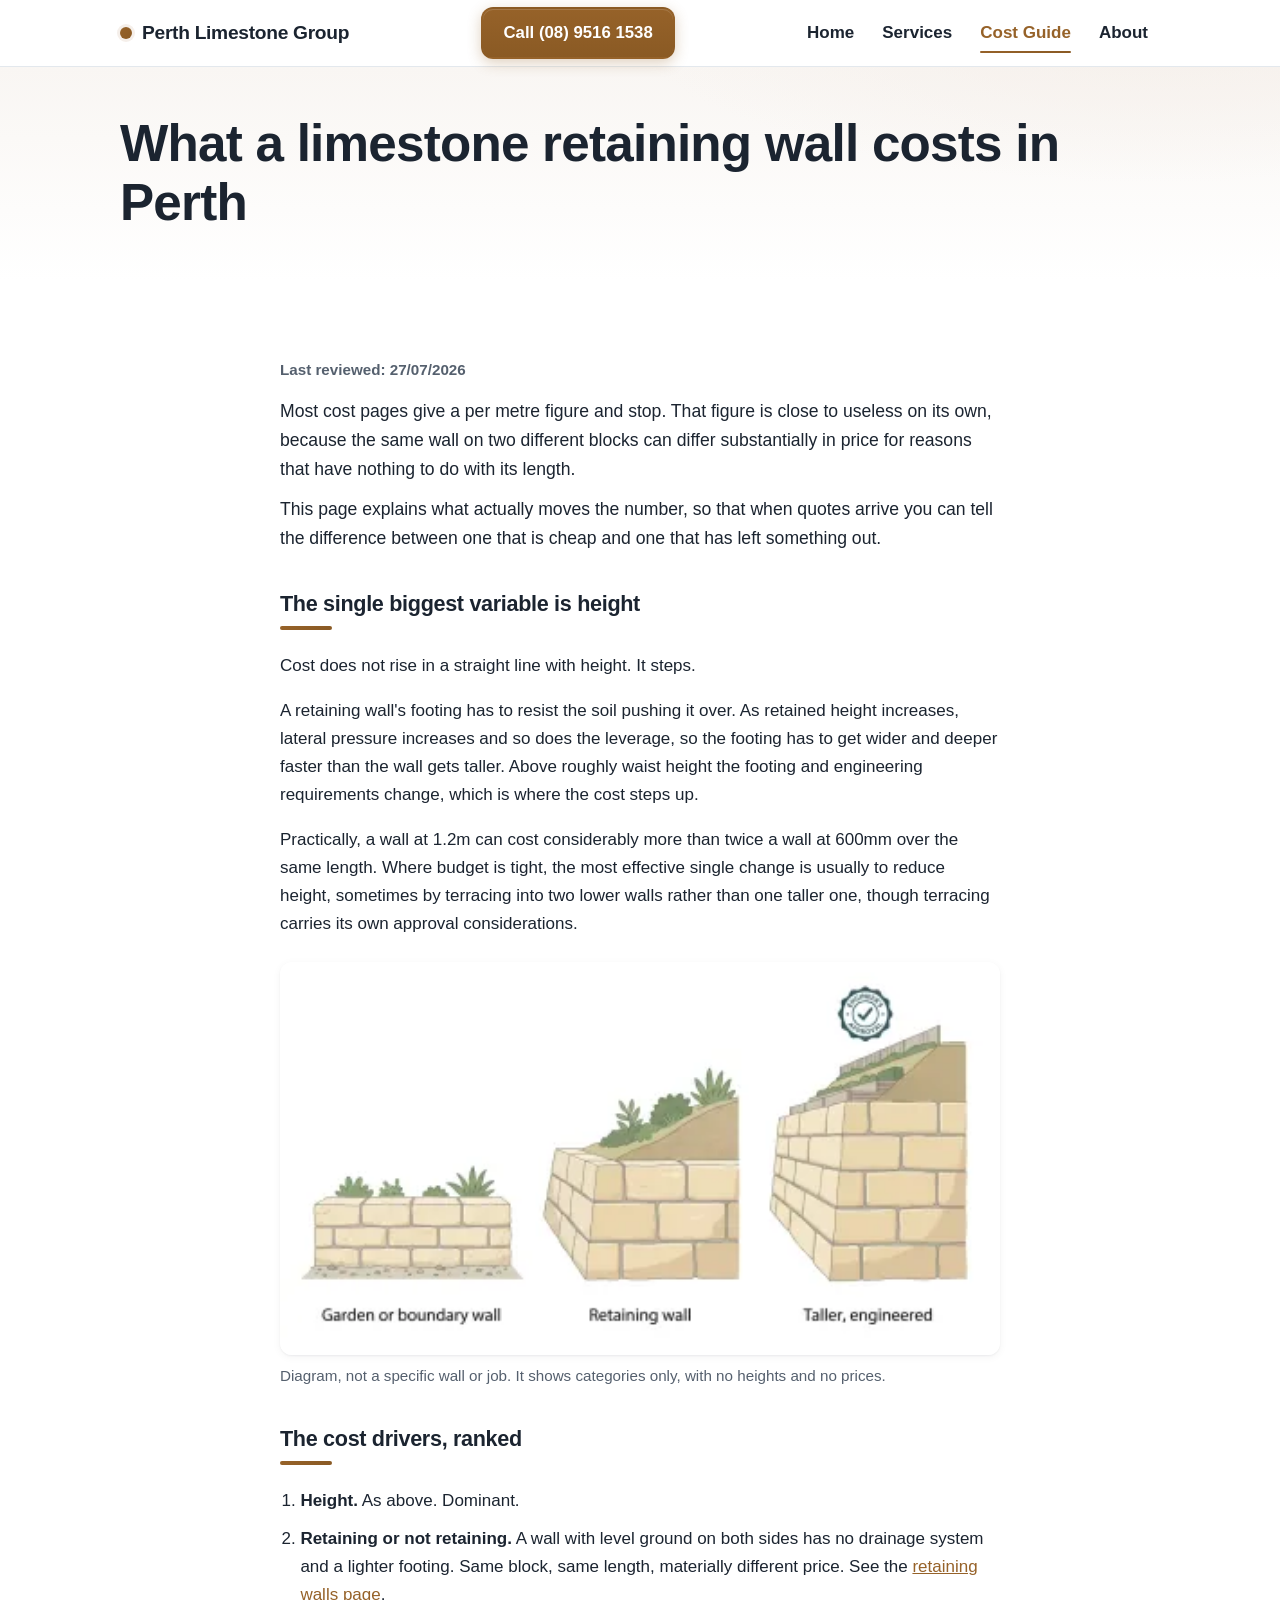
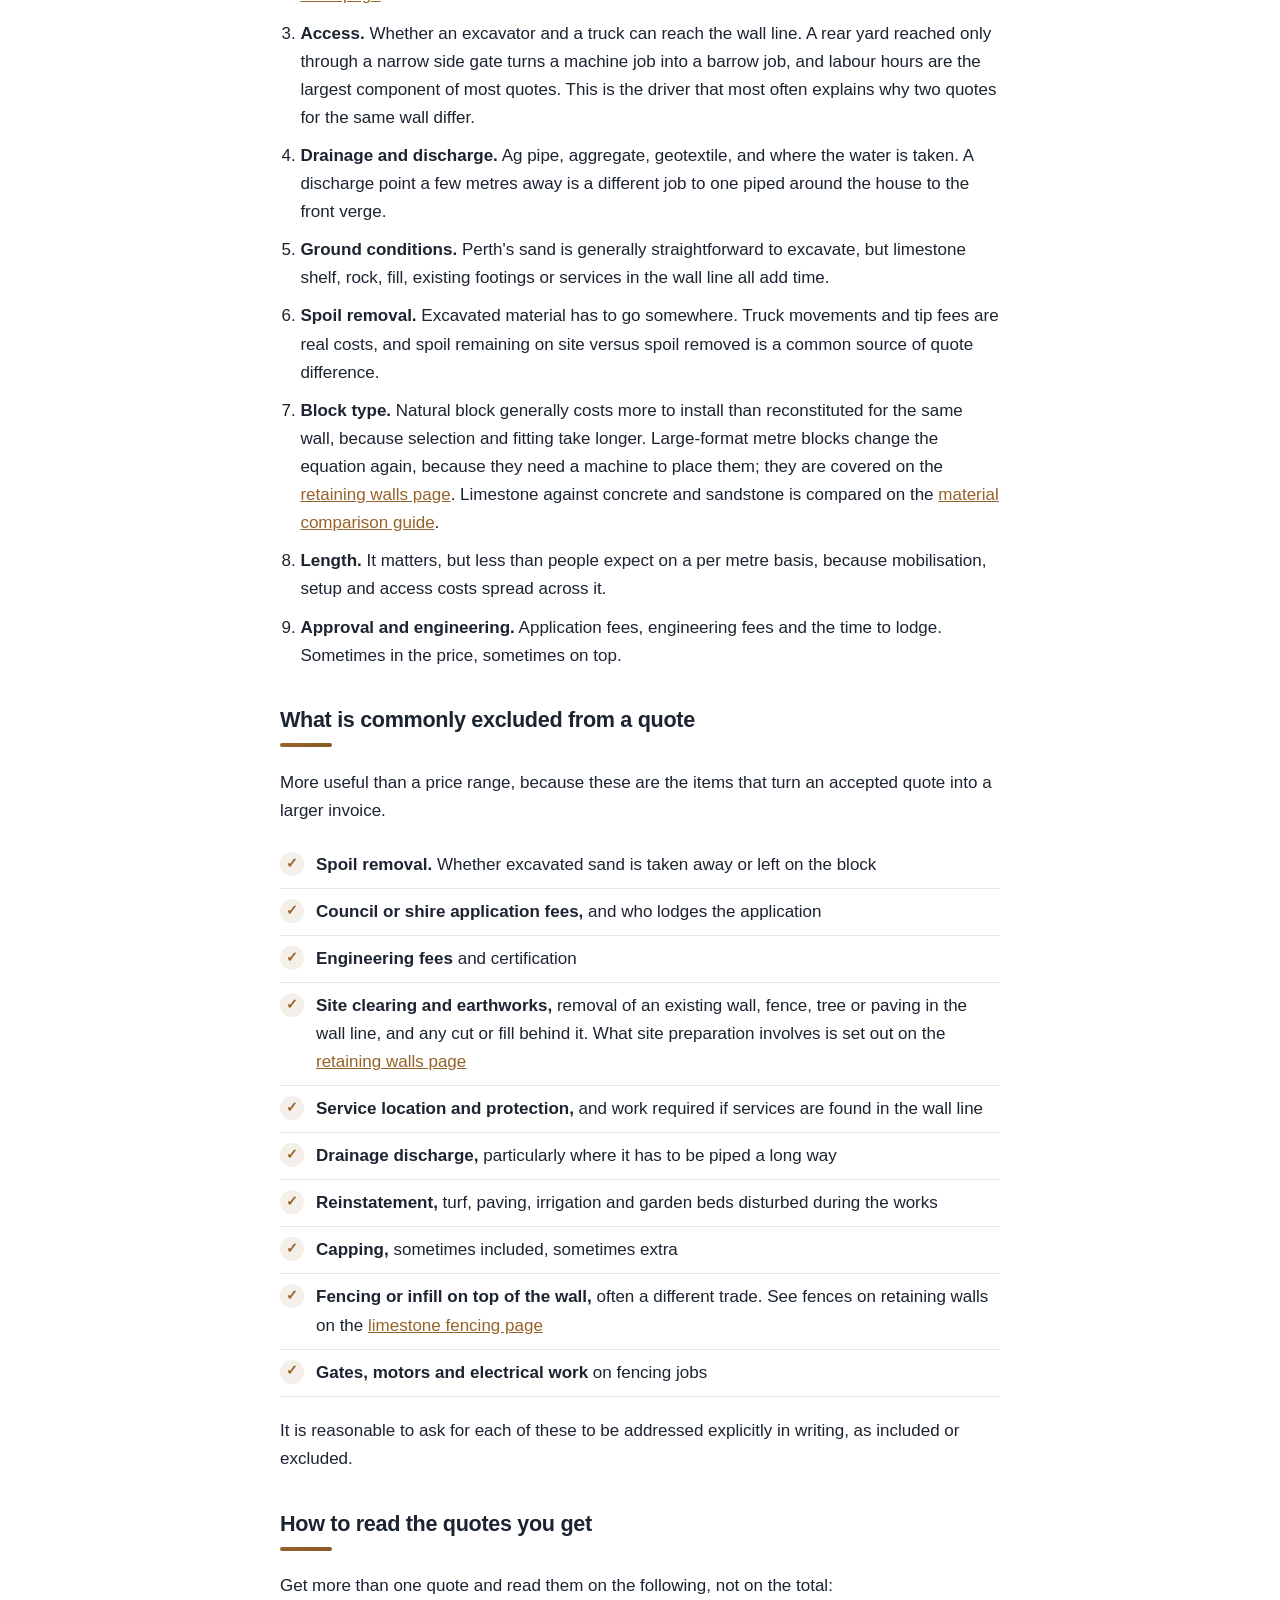
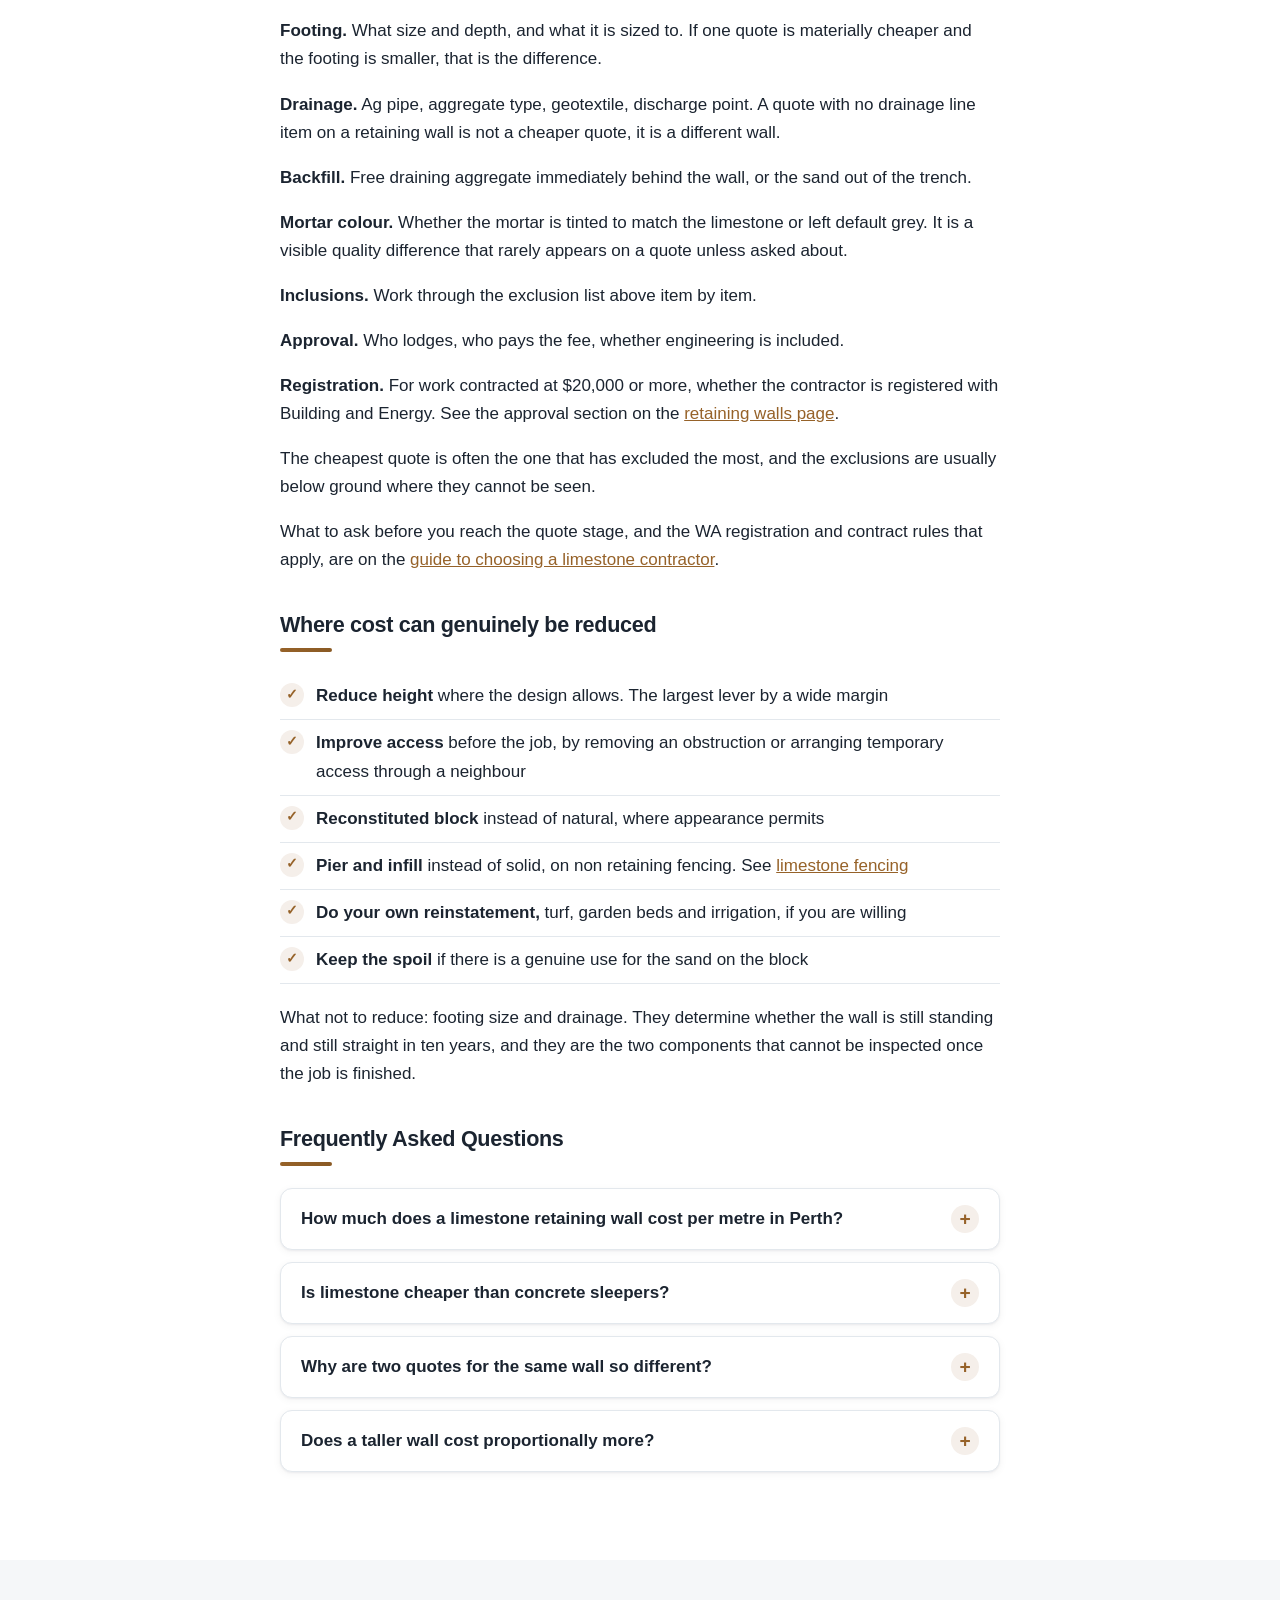
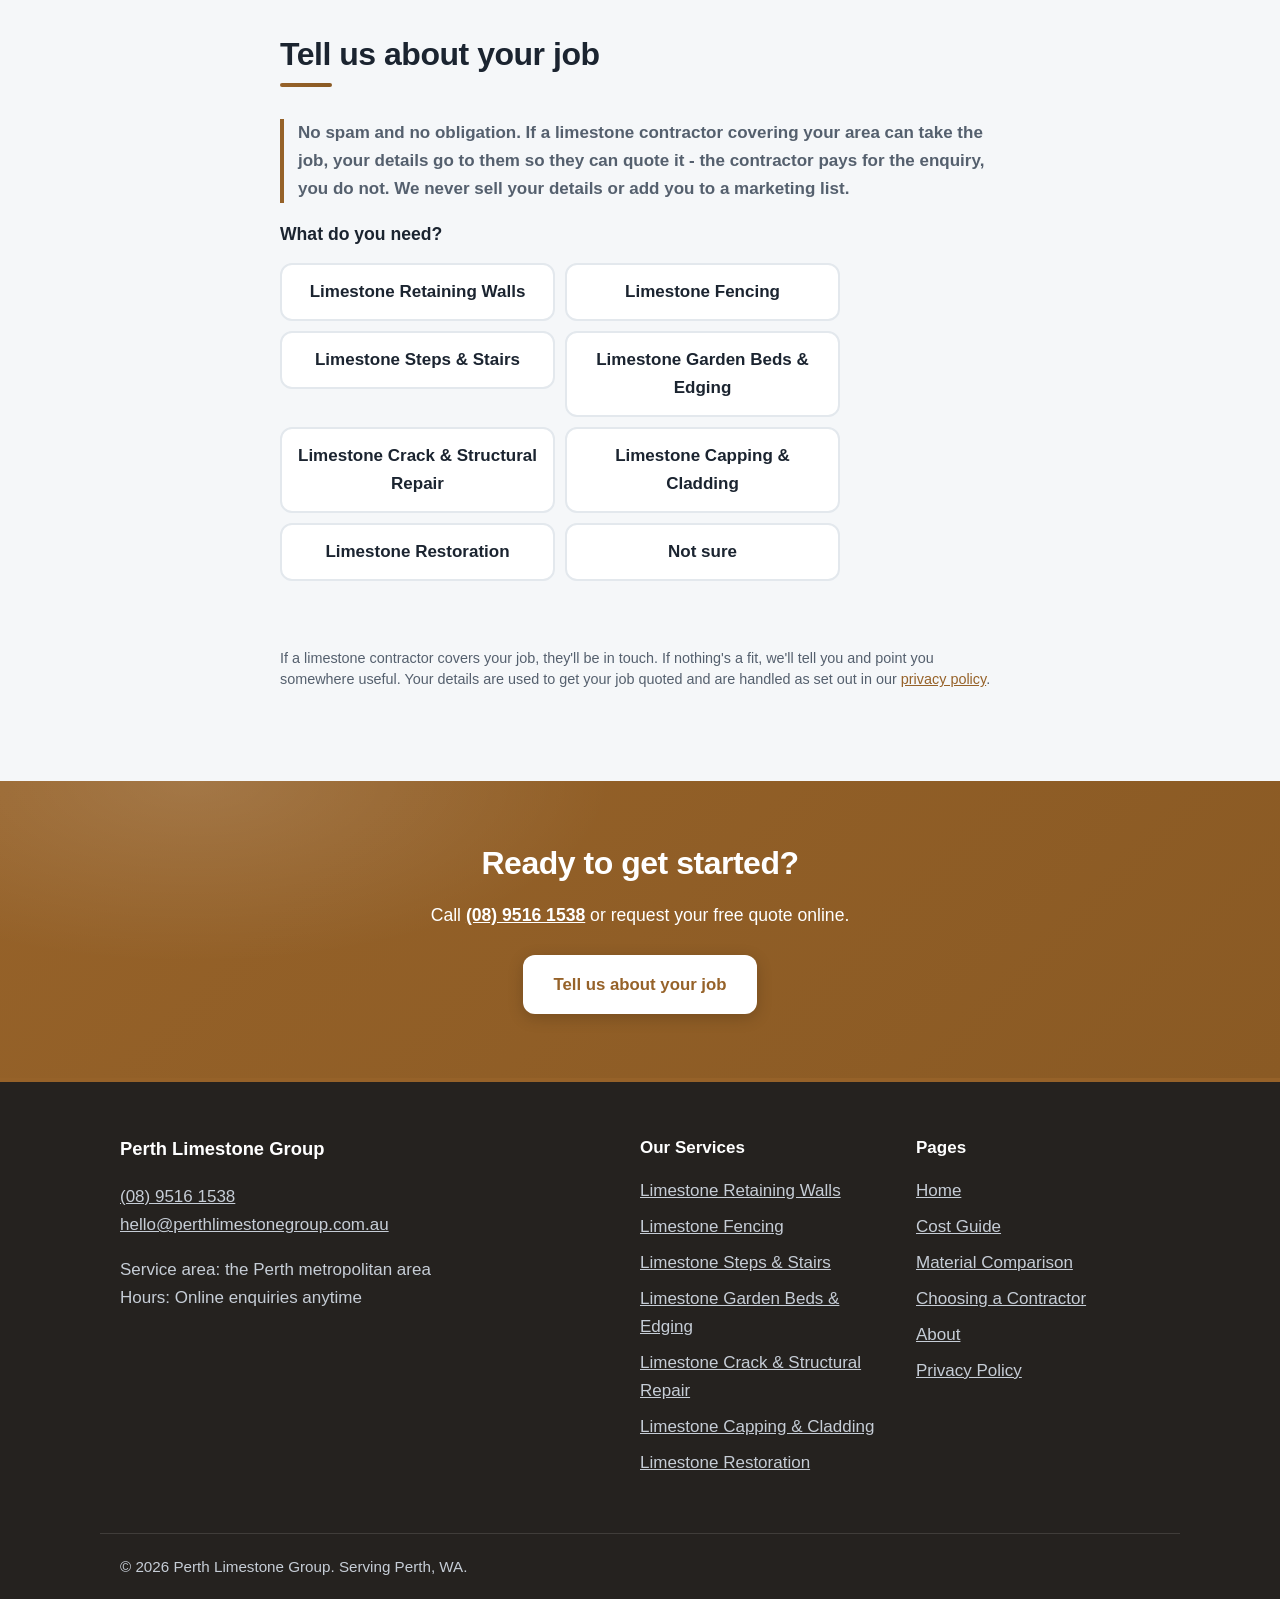
<file: cost-guide.html>
<!DOCTYPE html>
<html lang="en" data-style="classic" data-pattern="none">
<head>
  <meta charset="utf-8">
  <meta name="viewport" content="width=device-width, initial-scale=1">
  <title>Limestone Retaining Wall Cost Perth | 9 Price Drivers</title>
  <meta name="description" content="Why two Perth quotes for the same limestone wall can differ so much: the nine cost drivers ranked, ten things quotes often leave out, and how to compare them.">
  <meta name="theme-color" content="#966229">
  <link rel="canonical" href="https://perthlimestonegroup.com.au/cost-guide.html">
  <link rel="icon" href="favicon.svg" type="image/svg+xml">
  <meta property="og:title" content="Limestone Retaining Wall Cost Perth | 9 Price Drivers">
  <meta property="og:description" content="Why two Perth quotes for the same limestone wall can differ so much: the nine cost drivers ranked, ten things quotes often leave out, and how to compare them.">
  <meta property="og:url" content="https://perthlimestonegroup.com.au/cost-guide.html">
  <meta property="og:type" content="website">
  <meta property="og:image" content="https://perthlimestonegroup.com.au/images/og-image.png">
  <meta property="og:image:width" content="1200">
  <meta property="og:image:height" content="630">
  <meta name="twitter:card" content="summary_large_image">
  <style>:root {
--brand: #0b6e4f;
--brand-dark: #08523b;
--brand-contrast: #ffffff;
--brand-soft: #e7f1ed;          
--brand-softer: #f3f8f6;        
--brand-border: #b6d4c9;        
--brand-glow: rgba(11, 110, 79, 0.30);      
--brand-glow-soft: rgba(11, 110, 79, 0.15); 
--ink: #1b2430;
--muted: #55606e;
--bg: #ffffff;
--surface: #f5f7f9;
--border: #e3e8ed;
--footer-bg: #161d26;           
--footer-ink: #c6cdd6;
--radius: 12px;
--radius-lg: 18px;
--btn-radius: 12px;
--container: 1080px;
--font: -apple-system, BlinkMacSystemFont, "Segoe UI", Roboto, "Helvetica Neue",
Arial, sans-serif;
--font-head: var(--font);
--head-weight: 800;
--head-tracking: -0.015em;
--shadow-sm: 0 1px 2px rgba(16, 24, 32, 0.05), 0 2px 8px rgba(16, 24, 32, 0.05);
--shadow-md: 0 2px 4px rgba(16, 24, 32, 0.05), 0 10px 24px rgba(16, 24, 32, 0.09);
--shadow-lg: 0 4px 8px rgba(16, 24, 32, 0.06), 0 20px 48px rgba(16, 24, 32, 0.14);
--pattern: none;
--pattern-size: auto;
--pattern-ink: rgba(27, 36, 48, 0.06);
}
html[data-style="bold"] {
--radius: 16px;
--radius-lg: 22px;
--btn-radius: 999px;
--head-weight: 900;
--head-tracking: -0.025em;
}
html[data-style="soft"] {
--radius: 22px;
--radius-lg: 30px;
--btn-radius: 999px;
--font-head: ui-rounded, "SF Pro Rounded", "Segoe UI", Roboto, "Helvetica Neue",
Arial, sans-serif;
--border: #e8ecf0;
}
html[data-style="sharp"] {
--radius: 4px;
--radius-lg: 6px;
--btn-radius: 5px;
--head-tracking: -0.01em;
}
html[data-style="elegant"] {
--radius: 8px;
--radius-lg: 12px;
--btn-radius: 8px;
--font-head: "Iowan Old Style", "Palatino Linotype", Palatino, Georgia,
"Times New Roman", serif;
--head-weight: 700;
--head-tracking: 0;
}
html[data-pattern="dots"] {
--pattern: radial-gradient(var(--pattern-ink) 1.5px, transparent 1.5px);
--pattern-size: 26px 26px;
}
html[data-pattern="grid"] {
--pattern: linear-gradient(var(--pattern-ink) 1px, transparent 1px),
linear-gradient(90deg, var(--pattern-ink) 1px, transparent 1px);
--pattern-size: 34px 34px;
}
html[data-pattern="diagonal"] {
--pattern: repeating-linear-gradient(45deg,
var(--pattern-ink) 0 1px, transparent 1px 16px);
}
html[data-pattern="crosshatch"] {
--pattern: repeating-linear-gradient(45deg,
var(--pattern-ink) 0 1px, transparent 1px 14px),
repeating-linear-gradient(-45deg,
var(--pattern-ink) 0 1px, transparent 1px 14px);
}
*, *::before, *::after { box-sizing: border-box; }
html { scroll-behavior: smooth; }
body {
margin: 0;
font-family: var(--font);
font-size: 1.0625rem;
line-height: 1.65;
color: var(--ink);
background: var(--bg);
-webkit-text-size-adjust: 100%;
}
img { max-width: 100%; height: auto; display: block; }
h1, h2, h3 {
font-family: var(--font-head);
font-weight: var(--head-weight);
letter-spacing: var(--head-tracking);
line-height: 1.15;
margin: 0 0 0.6em;
}
h1 { font-size: clamp(2rem, 5.5vw, 3.2rem); }
h2 { font-size: clamp(1.45rem, 3.5vw, 2rem); }
h3 { font-size: 1.15rem; }
html[data-style="sharp"] h2 {
text-transform: uppercase;
letter-spacing: 0.05em;
font-size: clamp(1.25rem, 3vw, 1.6rem);
}
p { margin: 0 0 1em; }
ul, ol { margin: 0 0 1em; padding-left: 1.3em; }
a { color: var(--brand); }
a:hover { color: var(--brand-dark); }
::selection { background: var(--brand); color: var(--brand-contrast); }
:focus-visible {
outline: 3px solid var(--brand);
outline-offset: 2px;
}
[id] { scroll-margin-top: 90px; }
.container {
max-width: var(--container);
margin-inline: auto;
padding-inline: 20px;
}
.container.narrow { max-width: 760px; }
.center { text-align: center; }
.skip-link {
position: absolute;
left: -9999px;
top: 0;
background: var(--brand);
color: var(--brand-contrast);
padding: 10px 16px;
z-index: 100;
}
.skip-link:focus { left: 0; }
noscript .noscript-warning {
display: block;
padding: 16px 20px;
background: #fff3cd;
color: #5c4400;
text-align: center;
}
.btn {
display: inline-block;
padding: 14px 28px;
border-radius: var(--btn-radius);
font-weight: 700;
font-size: 1.05rem;
text-decoration: none;
text-align: center;
border: 2px solid transparent;
cursor: pointer;
transition: background-color 0.18s ease, color 0.18s ease,
box-shadow 0.18s ease, transform 0.18s ease,
border-color 0.18s ease;
}
.btn:active { transform: translateY(1px); }
.btn-primary {
background: linear-gradient(180deg, var(--brand), var(--brand-dark));
color: var(--brand-contrast);
box-shadow: 0 4px 14px var(--brand-glow), inset 0 1px 0 rgba(255, 255, 255, 0.15);
}
.btn-primary:hover {
background: var(--brand-dark);
color: var(--brand-contrast);
box-shadow: 0 8px 22px var(--brand-glow);
transform: translateY(-2px);
}
.btn-outline {
background: transparent;
color: var(--brand);
border-color: var(--brand);
}
.btn-outline:hover {
background: var(--brand);
color: var(--brand-contrast);
box-shadow: 0 6px 18px var(--brand-glow-soft);
transform: translateY(-2px);
}
.btn-invert {
background: var(--brand-contrast);
color: var(--brand);
box-shadow: 0 4px 16px rgba(0, 0, 0, 0.18);
}
.btn-invert:hover {
background: var(--bg);
color: var(--brand-dark);
transform: translateY(-2px);
box-shadow: 0 8px 24px rgba(0, 0, 0, 0.22);
}
.btn-block { display: block; width: 100%; }
.text-link { font-weight: 700; }
html[data-style="sharp"] .btn-primary {
background: var(--brand);
box-shadow: 4px 4px 0 var(--brand-glow-soft);
}
html[data-style="sharp"] .btn-primary:hover {
background: var(--brand-dark);
box-shadow: 6px 6px 0 var(--brand-glow-soft);
transform: translate(-2px, -2px);
}
#site-header {
border-bottom: 1px solid var(--border);
background: rgba(255, 255, 255, 0.86);
-webkit-backdrop-filter: blur(12px);
backdrop-filter: blur(12px);
position: sticky;
top: 0;
z-index: 50;
transition: box-shadow 0.25s ease;
}
#site-header.scrolled { box-shadow: 0 4px 24px rgba(16, 24, 32, 0.09); }
.header-inner {
display: flex;
align-items: center;
justify-content: space-between;
gap: 16px;
min-height: 66px;
flex-wrap: wrap;
}
.logo {
display: inline-flex;
align-items: center;
gap: 10px;
font-family: var(--font-head);
font-weight: var(--head-weight);
font-size: 1.2rem;
letter-spacing: var(--head-tracking);
color: var(--ink);
text-decoration: none;
padding-block: 12px;
}
.logo::before {
content: "";
flex: none;
width: 12px;
height: 12px;
border-radius: 50%;
background: linear-gradient(135deg, var(--brand), var(--brand-dark));
box-shadow: 0 0 0 3px var(--brand-soft);
}
html[data-style="sharp"] .logo::before { border-radius: 2px; }
html[data-style="elegant"] .logo::before { border-radius: 50%; width: 9px; height: 9px; }
.header-actions {
display: flex;
align-items: center;
gap: 8px;
}
.nav-toggle {
display: inline-flex;
flex-direction: column;
gap: 5px;
background: none;
border: 0;
padding: 10px;
cursor: pointer;
}
.nav-toggle span {
width: 24px;
height: 3px;
background: var(--ink);
border-radius: 2px;
}
.site-nav {
display: none;
width: 100%;
padding-bottom: 16px;
}
.site-nav.open { display: block; }
.site-nav ul {
list-style: none;
margin: 0 0 12px;
padding: 0;
}
.site-nav li a {
display: block;
padding: 10px 4px;
color: var(--ink);
text-decoration: none;
font-weight: 600;
border-bottom: 1px solid var(--border);
}
.site-nav li a.active,
.site-nav li a:hover { color: var(--brand); }
.nav-phone { white-space: nowrap; }
@media (min-width: 800px) {
.nav-toggle { display: none; }
.site-nav {
display: flex !important;
align-items: center;
gap: 8px;
width: auto;
padding-bottom: 0;
}
.site-nav ul {
display: flex;
gap: 4px;
margin: 0;
}
.site-nav li a {
border-bottom: 0;
padding: 8px 12px;
position: relative;
}
.site-nav li a::after {
content: "";
position: absolute;
left: 12px;
right: 12px;
bottom: 2px;
height: 2px;
border-radius: 2px;
background: linear-gradient(90deg, var(--brand), var(--brand-dark));
transform: scaleX(0);
transform-origin: left;
transition: transform 0.2s ease;
}
.site-nav li a:hover::after,
.site-nav li a.active::after { transform: scaleX(1); }
.nav-phone { margin-left: 12px; padding: 10px 20px; }
}
.hero {
position: relative;
overflow: hidden;
background:
radial-gradient(1100px 500px at 85% -10%, var(--brand-soft), transparent 60%),
linear-gradient(180deg, var(--brand-softer), var(--bg));
padding-block: 60px;
text-align: center;
}
.hero::before {
content: "";
position: absolute;
inset: 0;
pointer-events: none;
background-image: var(--pattern);
background-size: var(--pattern-size);
-webkit-mask-image: linear-gradient(180deg, #000 55%, transparent);
mask-image: linear-gradient(180deg, #000 55%, transparent);
}
.hero .container { position: relative; }
.hero-sub {
font-size: 1.15rem;
color: var(--muted);
max-width: 620px;
margin: 0 auto 1.6em;
}
.hero-actions {
display: flex;
flex-direction: column;
gap: 12px;
align-items: center;
margin-bottom: 28px;
}
.value-props {
list-style: none;
margin: 0;
padding: 0;
display: flex;
flex-wrap: wrap;
justify-content: center;
gap: 10px;
}
.value-props li {
display: inline-flex;
align-items: center;
gap: 8px;
padding: 7px 16px;
border-radius: 999px;
background: var(--bg);
border: 1px solid var(--brand-border);
box-shadow: var(--shadow-sm);
color: var(--ink);
font-weight: 600;
font-size: 0.95rem;
}
.value-props li::before {
content: "\2713";
color: var(--brand);
font-weight: 800;
}
html[data-style="sharp"] .value-props li { border-radius: var(--radius); }
@media (min-width: 640px) {
.hero { padding-block: 84px; }
.hero-actions { flex-direction: row; justify-content: center; }
}
.hero-grid {
display: grid;
gap: 40px;
grid-template-columns: 1fr;
align-items: center;
}
.hero-media { position: relative; }
.hero-img {
position: relative;
border-radius: var(--radius-lg);
width: 100%;
max-width: 520px;
margin-inline: auto;
box-shadow: var(--shadow-lg);
}
@media (min-width: 900px) {
.hero.has-media .hero-grid { grid-template-columns: 1.1fr 0.9fr; }
.hero.has-media { text-align: left; }
.hero.has-media .hero-sub { margin-inline: 0; }
.hero.has-media .hero-actions { justify-content: flex-start; }
.hero.has-media .value-props { justify-content: flex-start; }
.hero.has-media .hero-img { margin-inline: 0 0; max-width: 100%; }
}
html[data-style="bold"] .hero {
background: linear-gradient(135deg, var(--brand) 0%, var(--brand-dark) 100%);
color: var(--brand-contrast);
--pattern-ink: rgba(255, 255, 255, 0.12);
clip-path: polygon(0 0, 100% 0, 100% calc(100% - 3rem), 0 100%);
padding-bottom: calc(60px + 3rem);
}
@media (min-width: 640px) {
html[data-style="bold"] .hero { padding-bottom: calc(84px + 3rem); }
}
html[data-style="bold"] .hero-sub { color: rgba(255, 255, 255, 0.88); }
html[data-style="bold"] .hero .btn-primary {
background: var(--brand-contrast);
color: var(--brand);
box-shadow: 0 6px 20px rgba(0, 0, 0, 0.22);
}
html[data-style="bold"] .hero .btn-primary:hover { color: var(--brand-dark); }
html[data-style="bold"] .hero .btn-outline {
color: var(--brand-contrast);
border-color: rgba(255, 255, 255, 0.65);
}
html[data-style="bold"] .hero .btn-outline:hover {
background: rgba(255, 255, 255, 0.14);
border-color: var(--brand-contrast);
color: var(--brand-contrast);
}
html[data-style="bold"] .hero .value-props li {
background: rgba(255, 255, 255, 0.12);
border-color: rgba(255, 255, 255, 0.28);
color: var(--brand-contrast);
box-shadow: none;
}
html[data-style="bold"] .hero .value-props li::before { color: var(--brand-contrast); }
html[data-style="bold"] .hero-media::before {
content: "";
position: absolute;
inset: 20px -20px -20px 20px;
border-radius: var(--radius-lg);
background: rgba(255, 255, 255, 0.14);
}
html[data-style="soft"] .hero {
background: var(--brand-soft);
border-radius: 0 0 3rem 3rem;
}
html[data-style="soft"] .hero-img {
border-radius: 38% 62% 63% 37% / 41% 44% 56% 59%;
box-shadow: 0 24px 48px var(--brand-glow-soft);
}
html[data-style="soft"] .value-props li { border-color: var(--border); }
html[data-style="sharp"] .hero {
background: var(--bg);
border-bottom: 3px solid var(--ink);
}
html[data-style="sharp"] .hero::before {
-webkit-mask-image: none;
mask-image: none;
}
html[data-style="sharp"] .hero-img {
border-radius: 0;
box-shadow: 10px 10px 0 var(--brand);
max-width: calc(100% - 10px);
}
html[data-style="elegant"] .hero {
background: linear-gradient(180deg, var(--brand-softer), var(--bg));
border-bottom: 1px solid var(--border);
}
html[data-style="elegant"] .hero-media {
padding: 12px;
background: var(--bg);
border: 1px solid var(--border);
border-radius: var(--radius-lg);
box-shadow: var(--shadow-md);
max-width: 544px;
margin-inline: auto;
}
html[data-style="elegant"] .hero-img { box-shadow: none; border-radius: var(--radius); }
.section { padding-block: 60px; }
.section-alt { background: var(--surface); }
html[data-style="soft"] .section-alt { background: var(--brand-softer); }
@media (min-width: 800px) {
.section { padding-block: 76px; }
}
.section h2 {
position: relative;
padding-bottom: 14px;
margin-bottom: 1em;
}
.section h2::after {
content: "";
position: absolute;
left: 0;
bottom: 0;
width: 52px;
height: 4px;
border-radius: 999px;
background: linear-gradient(90deg, var(--brand), var(--brand-dark));
}
html[data-style="sharp"] .section h2::after { border-radius: 0; height: 5px; }
html[data-style="elegant"] .section h2::after {
height: 2px;
width: 64px;
background: var(--brand);
}
.page-head {
position: relative;
overflow: hidden;
background:
radial-gradient(900px 300px at 90% -30%, var(--brand-soft), transparent 60%),
linear-gradient(180deg, var(--brand-softer), var(--bg));
padding-block: 48px;
}
.page-head::before {
content: "";
position: absolute;
inset: 0;
pointer-events: none;
background-image: var(--pattern);
background-size: var(--pattern-size);
-webkit-mask-image: linear-gradient(180deg, #000 40%, transparent);
mask-image: linear-gradient(180deg, #000 40%, transparent);
}
.page-head .container { position: relative; }
.page-head h1 { margin-bottom: 0; }
html[data-style="bold"] .page-head {
background: linear-gradient(135deg, var(--brand), var(--brand-dark));
color: var(--brand-contrast);
--pattern-ink: rgba(255, 255, 255, 0.12);
}
html[data-style="sharp"] .page-head { border-bottom: 3px solid var(--ink); }
.lead { font-size: 1.1rem; }
.grid-3, .grid-2 {
display: grid;
gap: 22px;
grid-template-columns: 1fr;
}
@media (min-width: 640px) {
.grid-3 { grid-template-columns: repeat(2, 1fr); }
}
@media (min-width: 900px) {
.grid-3 { grid-template-columns: repeat(3, 1fr); }
.grid-2 { grid-template-columns: repeat(2, 1fr); gap: 48px; }
}
.card {
position: relative;
overflow: hidden;
background: var(--bg);
border: 1px solid var(--border);
border-radius: var(--radius);
padding: 26px;
display: flex;
flex-direction: column;
box-shadow: var(--shadow-sm);
transition: transform 0.22s ease, box-shadow 0.22s ease, border-color 0.22s ease;
}
.card::before {
content: "";
position: absolute;
top: 0;
left: 0;
right: 0;
height: 4px;
background: linear-gradient(90deg, var(--brand), var(--brand-dark));
transform: scaleX(0);
transform-origin: left;
transition: transform 0.25s ease;
}
.card:hover {
transform: translateY(-5px);
box-shadow: var(--shadow-md), 0 12px 28px var(--brand-glow-soft);
border-color: var(--brand-border);
}
.card:hover::before { transform: scaleX(1); }
.card h3 a { color: var(--ink); text-decoration: none; }
.card h3 a:hover { color: var(--brand); }
.card p { flex: 1; color: var(--muted); }
.card-link { font-weight: 700; text-decoration: none; }
.card-link:hover { text-decoration: underline; text-underline-offset: 3px; }
html[data-style="sharp"] .card {
border-color: var(--ink);
box-shadow: 6px 6px 0 var(--brand-soft);
}
html[data-style="sharp"] .card:hover {
transform: translate(-2px, -2px);
box-shadow: 9px 9px 0 var(--brand-soft);
border-color: var(--ink);
}
html[data-style="sharp"] .card::before { transform: scaleX(1); }
.area-links {
list-style: none;
margin: 0;
padding: 0;
display: flex;
flex-wrap: wrap;
gap: 10px;
}
.area-links a {
display: block;
padding: 10px 20px;
border: 1px solid var(--border);
border-radius: 999px;
background: var(--bg);
color: var(--ink);
font-weight: 600;
text-decoration: none;
box-shadow: var(--shadow-sm);
transition: border-color 0.18s ease, color 0.18s ease,
transform 0.18s ease, box-shadow 0.18s ease;
}
.area-links a:hover {
border-color: var(--brand);
color: var(--brand);
transform: translateY(-2px);
box-shadow: 0 6px 16px var(--brand-glow-soft);
}
html[data-style="sharp"] .area-links a { border-radius: var(--radius); }
.steps {
list-style: none;
margin: 0;
padding: 0;
display: grid;
gap: 30px;
grid-template-columns: 1fr;
counter-reset: step;
}
@media (min-width: 800px) {
.steps { grid-template-columns: repeat(3, 1fr); }
.step { position: relative; }
.step:not(:last-child)::after {
content: "";
position: absolute;
top: 26px;
left: 68px;
right: -14px;
border-top: 2px dashed var(--brand-border);
}
}
.step-num {
position: relative;
z-index: 1;
display: inline-flex;
align-items: center;
justify-content: center;
width: 52px;
height: 52px;
border-radius: 50%;
background: linear-gradient(135deg, var(--brand), var(--brand-dark));
color: var(--brand-contrast);
font-weight: 800;
font-size: 1.2rem;
margin-bottom: 12px;
box-shadow: 0 8px 18px var(--brand-glow-soft), inset 0 1px 0 rgba(255, 255, 255, 0.2);
}
html[data-style="sharp"] .step-num { border-radius: var(--radius); }
.step-num svg {
width: 24px;
height: 24px;
}
.step-label {
display: block;
font-size: 0.85rem;
font-weight: 800;
letter-spacing: 0.07em;
text-transform: uppercase;
color: var(--brand);
margin-bottom: 4px;
}
.how-it-works.compact { padding-block: 44px; }
.how-it-works.compact .step p { color: var(--muted); font-size: 0.97rem; }
.check-list {
list-style: none;
padding: 0;
}
.check-list li {
padding: 9px 0 9px 36px;
position: relative;
border-bottom: 1px solid var(--border);
}
.check-list li::before {
content: "\2713";
position: absolute;
left: 0;
top: 10px;
width: 24px;
height: 24px;
display: inline-flex;
align-items: center;
justify-content: center;
border-radius: 50%;
background: var(--brand-soft);
color: var(--brand);
font-weight: 800;
font-size: 0.85rem;
}
html[data-style="sharp"] .check-list li::before { border-radius: 4px; }
.intro-grid {
display: grid;
gap: 32px;
grid-template-columns: 1fr;
align-items: center;
max-width: 1000px;
}
.service-img {
border-radius: var(--radius-lg);
width: 100%;
max-width: 520px;
margin-inline: auto;
box-shadow: var(--shadow-md);
}
html[data-style="soft"] .service-img {
border-radius: 58% 42% 40% 60% / 55% 48% 52% 45%;
}
html[data-style="sharp"] .service-img {
border-radius: 0;
box-shadow: 8px 8px 0 var(--brand);
max-width: calc(100% - 8px);
}
html[data-style="elegant"] .intro-media {
padding: 10px;
background: var(--bg);
border: 1px solid var(--border);
border-radius: var(--radius-lg);
box-shadow: var(--shadow-sm);
max-width: 540px;
margin-inline: auto;
}
html[data-style="elegant"] .service-img { box-shadow: none; border-radius: var(--radius); }
@media (min-width: 900px) {
.intro-grid { grid-template-columns: 1.2fr 0.8fr; }
.service-img { max-width: 100%; }
html[data-style="sharp"] .service-img { max-width: calc(100% - 8px); }
}
.price-note {
background: linear-gradient(180deg, var(--brand-softer), var(--bg));
border: 1px solid var(--brand-border);
border-left: 4px solid var(--brand);
border-radius: var(--radius);
padding: 18px 20px;
font-size: 1.02rem;
box-shadow: var(--shadow-sm);
}
.faq-item {
border: 1px solid var(--border);
border-radius: var(--radius);
background: var(--bg);
margin-bottom: 12px;
box-shadow: var(--shadow-sm);
transition: border-color 0.2s ease, box-shadow 0.2s ease;
}
.faq-item[open] {
border-color: var(--brand-border);
box-shadow: var(--shadow-md);
}
.faq-item summary {
display: flex;
align-items: center;
justify-content: space-between;
gap: 16px;
padding: 16px 20px;
font-weight: 700;
cursor: pointer;
list-style: none;
}
.faq-item summary::-webkit-details-marker { display: none; }
.faq-item summary::after {
content: "+";
flex: none;
display: inline-flex;
align-items: center;
justify-content: center;
width: 28px;
height: 28px;
border-radius: 50%;
background: var(--brand-soft);
color: var(--brand);
font-weight: 700;
font-size: 1.2rem;
line-height: 1;
transition: transform 0.25s ease;
}
.faq-item[open] summary::after { transform: rotate(45deg); }
html[data-style="sharp"] .faq-item summary::after { border-radius: 4px; }
.faq-item summary:hover { color: var(--brand); }
.faq-answer { padding: 0 20px 4px; color: var(--muted); }
.cta-band {
position: relative;
overflow: hidden;
background: linear-gradient(135deg, var(--brand) 0%, var(--brand-dark) 100%);
color: var(--brand-contrast);
text-align: center;
padding-block: 64px;
--pattern-ink: rgba(255, 255, 255, 0.1);
}
.cta-band::before {
content: "";
position: absolute;
inset: 0;
pointer-events: none;
background-image: var(--pattern);
background-size: var(--pattern-size);
}
.cta-band::after {
content: "";
position: absolute;
inset: 0;
pointer-events: none;
background: radial-gradient(600px 260px at 15% 0%, rgba(255, 255, 255, 0.14), transparent 70%);
}
.cta-band .container { position: relative; z-index: 1; }
.cta-band a:not(.btn) {
color: var(--brand-contrast);
font-weight: 800;
}
.cta-band p { font-size: 1.1rem; margin-bottom: 1.4em; }
html[data-style="sharp"] .cta-band { background: var(--brand); }
.testimonial {
margin: 0;
background: var(--surface);
border: 1px solid var(--border);
border-radius: var(--radius);
padding: 26px;
box-shadow: var(--shadow-sm);
}
.testimonial blockquote { margin: 0 0 12px; font-style: italic; }
.testimonial blockquote::before {
content: "\201C";
display: block;
font-family: Georgia, serif;
font-size: 2.6rem;
line-height: 0.6;
color: var(--brand);
margin-bottom: 10px;
}
.testimonial figcaption { font-weight: 700; }
.photo { margin: 0; }
.photo img { border-radius: var(--radius); box-shadow: var(--shadow-sm); }
.photo figcaption { color: var(--muted); font-size: 0.95rem; margin-top: 8px; }
.contact-lines {
background: var(--brand-softer);
border: 1px solid var(--border);
border-radius: var(--radius);
padding: 20px 24px;
line-height: 2;
}
.reassurance {
font-weight: 600;
color: var(--muted);
border-left: 4px solid var(--brand);
padding-left: 14px;
}
#quote-form { max-width: 560px; }
.form-step {
border: 0;
padding: 0;
margin: 0 0 24px;
}
.form-step legend {
font-weight: 700;
font-size: 1.1rem;
margin-bottom: 14px;
padding: 0;
}
.service-options {
display: grid;
gap: 10px;
grid-template-columns: 1fr;
}
@media (min-width: 560px) {
.service-options { grid-template-columns: repeat(2, 1fr); }
}
.service-option {
display: block;
cursor: pointer;
}
.service-option input {
position: absolute;
opacity: 0;
}
.service-option span {
display: block;
padding: 13px 16px;
border: 2px solid var(--border);
border-radius: var(--radius);
background: var(--bg);
font-weight: 600;
text-align: center;
transition: border-color 0.15s ease, background-color 0.15s ease,
color 0.15s ease, box-shadow 0.15s ease;
}
.service-option span:hover { border-color: var(--brand-border); }
.service-option input:checked + span {
border-color: var(--brand);
background: var(--brand);
color: var(--brand-contrast);
box-shadow: 0 4px 14px var(--brand-glow-soft);
}
.service-option input:focus-visible + span {
outline: 3px solid var(--brand);
outline-offset: 2px;
}
.form-field { margin-bottom: 16px; }
.form-field label {
display: block;
font-weight: 700;
margin-bottom: 6px;
}
.form-field input,
.form-field select {
width: 100%;
padding: 13px 14px;
font: inherit;
color: var(--ink);
border: 2px solid var(--border);
border-radius: var(--radius);
background: var(--bg);
transition: border-color 0.15s ease, box-shadow 0.15s ease;
}
.form-field input:focus,
.form-field select:focus {
border-color: var(--brand);
box-shadow: 0 0 0 4px var(--brand-glow-soft);
outline: none;
}
.form-note {
margin-top: 14px;
font-size: 0.9rem;
color: var(--muted);
line-height: 1.5;
}
.form-status { font-weight: 600; min-height: 1.5em; }
.form-status.error { color: #b3261e; }
.form-status.success {
color: var(--brand-dark);
font-size: 1.15rem;
}
.prose h2 { margin-top: 1.8em; font-size: 1.3rem; }
.guide h2 { margin-top: 1.8em; font-size: 1.35rem; }
.guide h3 { margin-top: 1.3em; font-size: 1.1rem; }
.guide p { margin-bottom: 1em; }
.guide .lead + .lead { margin-top: -0.4em; }
.guide .check-list,
.guide .guide-steps { margin: 0.4em 0 1.2em; }
.guide-byline,
.guide-reviewed {
color: var(--muted);
font-size: 0.95rem;
margin-bottom: 0.4em;
}
.guide-byline { font-style: italic; }
.guide-reviewed { font-weight: 700; }
.guide-steps {
padding-left: 1.2em;
}
.guide-steps li { margin-bottom: 0.6em; }
.guide-note {
background: var(--brand-softer);
border-left: 3px solid var(--brand-border);
border-radius: var(--radius);
padding: 12px 16px;
color: var(--muted);
font-size: 0.97rem;
}
.guide-figure { margin: 1.4em 0 1.6em; }
.table-wrap {
overflow-x: auto;
margin: 1.2em 0 1.6em;
border: 1px solid var(--border);
border-radius: var(--radius);
}
.guide-table {
border-collapse: collapse;
width: 100%;
min-width: 560px;
font-size: 0.92rem;
}
.guide-table th,
.guide-table td {
border-bottom: 1px solid var(--border);
border-right: 1px solid var(--border);
padding: 9px 12px;
text-align: left;
vertical-align: top;
}
.guide-table th:last-child,
.guide-table td:last-child { border-right: none; }
.guide-table tbody tr:last-child td { border-bottom: none; }
.guide-table thead th {
background: var(--brand-soft);
color: var(--ink);
font-weight: 700;
position: sticky;
top: 0;
}
.guide-table tbody tr:nth-child(even) { background: var(--brand-softer); }
#site-footer {
background: var(--footer-bg);
color: var(--footer-ink);
margin-top: 0;
border-top: 4px solid var(--brand);
}
.footer-grid {
display: grid;
gap: 32px;
grid-template-columns: 1fr;
padding-block: 52px;
}
@media (min-width: 800px) {
.footer-grid { grid-template-columns: 2fr 1fr 1fr; }
}
.footer-brand {
font-family: var(--font-head);
font-weight: var(--head-weight);
font-size: 1.15rem;
color: #ffffff;
}
.footer-title {
font-weight: 700;
color: #ffffff;
margin-bottom: 0.6em;
}
#site-footer ul {
list-style: none;
margin: 0;
padding: 0;
}
#site-footer li { padding: 4px 0; }
#site-footer a { color: var(--footer-ink); }
#site-footer a:hover { color: #ffffff; }
.footer-bottom {
border-top: 1px solid rgba(255, 255, 255, 0.12);
padding-block: 20px;
font-size: 0.95rem;
}
.footer-bottom p { margin: 0; }
@media (prefers-reduced-motion: no-preference) {
@keyframes rise-in {
from { opacity: 0; transform: translateY(22px); }
}
html.anim .reveal {
opacity: 0;
transform: translateY(18px);
transition: opacity 0.55s ease, transform 0.55s cubic-bezier(0.2, 0.7, 0.3, 1);
}
html.anim .reveal.in {
opacity: 1;
transform: none;
}
}
@media (prefers-reduced-motion: reduce) {
html { scroll-behavior: auto; }
*, *::before, *::after { transition-duration: 0.01ms !important; animation: none !important; }
}
:root{--brand:#966229;--brand-dark:#8a5a24;--brand-contrast:#ffffff;--brand-soft:#f5efea;--brand-softer:#f9f6f3;--brand-border:#e0d0bf;--brand-glow:rgba(150,98,41,0.3);--brand-glow-soft:rgba(150,98,41,0.15);--footer-bg:#25221f;}</style>
  <script type="application/ld+json">{"@context":"https://schema.org","@type":"Organization","name":"Perth Limestone Group","telephone":"+61895161538","email":"hello@perthlimestonegroup.com.au","url":"https://perthlimestonegroup.com.au/","description":"Limestone walls across the Perth metro area: retaining walls, fencing, steps, garden edging, capping and repairs. Tell us about your job and get a quote, free.","address":{"@type":"PostalAddress","addressLocality":"Perth","addressRegion":"WA"},"areaServed":"the Perth metropolitan area"}</script>
  <script type="application/ld+json">{"@context":"https://schema.org","@type":"FAQPage","mainEntity":[{"@type":"Question","name":"How much does a limestone retaining wall cost per metre in Perth?","acceptedAnswer":{"@type":"Answer","text":"The per metre figure depends heavily on height and access, and a single number would mislead more readers than it helps. This page explains what drives the number; ranges will be published here once there is a real, dated set of Perth quotes behind them."}},{"@type":"Question","name":"Is limestone cheaper than concrete sleepers?","acceptedAnswer":{"@type":"Answer","text":"It depends on height, access and block type. Limestone's advantage in Perth is local supply and appearance rather than automatically being the lowest cost option."}},{"@type":"Question","name":"Why are two quotes for the same wall so different?","acceptedAnswer":{"@type":"Answer","text":"Usually footing size, drainage, spoil removal, mortar finish or access assumptions. Compare the line items rather than the totals."}},{"@type":"Question","name":"Does a taller wall cost proportionally more?","acceptedAnswer":{"@type":"Answer","text":"No, it costs more than proportionally. Footing depth and engineering requirements step up with height rather than scaling smoothly, so a wall twice as tall generally costs considerably more than twice as much."}}]}</script>
  <script type="application/ld+json">{"@context":"https://schema.org","@type":"Article","headline":"What a limestone retaining wall costs in Perth","description":"Why two Perth quotes for the same limestone wall can differ so much: the nine cost drivers ranked, ten things quotes often leave out, and how to compare them.","url":"https://perthlimestonegroup.com.au/cost-guide.html","author":{"@type":"Person","name":"Perth Limestone Group"},"publisher":{"@type":"Organization","name":"Perth Limestone Group","url":"https://perthlimestonegroup.com.au/"},"datePublished":"2026-07-27","dateModified":"2026-10-08"}</script>
  <script type="application/ld+json">{"@context":"https://schema.org","@type":"BreadcrumbList","itemListElement":[{"@type":"ListItem","position":1,"name":"Home","item":"https://perthlimestonegroup.com.au/"},{"@type":"ListItem","position":2,"name":"Cost guide","item":"https://perthlimestonegroup.com.au/cost-guide.html"}]}</script>
  <script src="config.js" defer></script>
  <script src="js/main.js" defer></script>
  <script src="https://challenges.cloudflare.com/turnstile/v0/api.js" async defer></script>
</head>
<body data-page="guide">
  <a class="skip-link" href="#main">Skip to content</a>
  <noscript><p class="noscript-warning">This site&#8217;s content needs JavaScript. Perth Limestone Group &mdash; call <a href="tel:+61895161538">(08) 9516 1538</a> for a free quote.</p></noscript>
  <header id="site-header"><div class="container header-inner"><a class="logo" href="index.html">Perth Limestone Group</a><div class="header-actions"><a class="btn btn-primary nav-phone" href="tel:+61895161538">Call (08) 9516 1538</a><button class="nav-toggle" aria-expanded="false" aria-controls="site-nav" aria-label="Menu"><span></span><span></span><span></span></button></div><nav id="site-nav" class="site-nav" aria-label="Main"><ul><li><a href="index.html">Home</a></li><li><a href="index.html#services">Services</a></li><li><a class="active" href="cost-guide.html">Cost Guide</a></li><li><a href="about.html">About</a></li></ul></nav></div></header>
  <main id="main">
    <section class="page-head">
      <div class="container"><h1>What a limestone retaining wall costs in Perth</h1></div>
    </section>
    <div id="page-content"><section class="section"><div class="container narrow prose guide"><p class="guide-reviewed">Last reviewed: 27/07/2026</p><p class="lead">Most cost pages give a per metre figure and stop. That figure is close to useless on its own, because the same wall on two different blocks can differ substantially in price for reasons that have nothing to do with its length.</p><p class="lead">This page explains what actually moves the number, so that when quotes arrive you can tell the difference between one that is cheap and one that has left something out.</p><h2>The single biggest variable is height</h2><p>Cost does not rise in a straight line with height. It steps.</p><p>A retaining wall's footing has to resist the soil pushing it over. As retained height increases, lateral pressure increases and so does the leverage, so the footing has to get wider and deeper faster than the wall gets taller. Above roughly waist height the footing and engineering requirements change, which is where the cost steps up.</p><p>Practically, a wall at 1.2m can cost considerably more than twice a wall at 600mm over the same length. Where budget is tight, the most effective single change is usually to reduce height, sometimes by terracing into two lower walls rather than one taller one, though terracing carries its own approval considerations.</p><figure class="photo guide-figure"><img class="guide-img" src="images/heights436m4d.webp" srcset="images/heights436m4d-400.webp 400w, images/heights436m4d-560.webp 560w, images/heights436m4d-720.webp 720w, images/heights436m4d-960.webp 960w" sizes="(min-width: 760px) 720px, calc(100vw - 40px)" alt="Diagram showing three limestone wall categories: garden or boundary wall, retaining wall, and taller engineered wall" title="Diagram showing three limestone wall categories: garden or boundary wall, retaining wall, and taller engineered wall" width="1408" height="768" loading="lazy"><figcaption>Diagram, not a specific wall or job. It shows categories only, with no heights and no prices.</figcaption></figure><h2>The cost drivers, ranked</h2><ol class="guide-steps"><li><strong>Height.</strong> As above. Dominant.</li><li><strong>Retaining or not retaining.</strong> A wall with level ground on both sides has no drainage system and a lighter footing. Same block, same length, materially different price. See the <a href="limestone-retaining-walls.html">retaining walls page</a>.</li><li><strong>Access.</strong> Whether an excavator and a truck can reach the wall line. A rear yard reached only through a narrow side gate turns a machine job into a barrow job, and labour hours are the largest component of most quotes. This is the driver that most often explains why two quotes for the same wall differ.</li><li><strong>Drainage and discharge.</strong> Ag pipe, aggregate, geotextile, and where the water is taken. A discharge point a few metres away is a different job to one piped around the house to the front verge.</li><li><strong>Ground conditions.</strong> Perth's sand is generally straightforward to excavate, but limestone shelf, rock, fill, existing footings or services in the wall line all add time.</li><li><strong>Spoil removal.</strong> Excavated material has to go somewhere. Truck movements and tip fees are real costs, and spoil remaining on site versus spoil removed is a common source of quote difference.</li><li><strong>Block type.</strong> Natural block generally costs more to install than reconstituted for the same wall, because selection and fitting take longer. Large-format metre blocks change the equation again, because they need a machine to place them; they are covered on the <a href="limestone-retaining-walls.html">retaining walls page</a>. Limestone against concrete and sandstone is compared on the <a href="limestone-vs-concrete-vs-sandstone.html">material comparison guide</a>.</li><li><strong>Length.</strong> It matters, but less than people expect on a per metre basis, because mobilisation, setup and access costs spread across it.</li><li><strong>Approval and engineering.</strong> Application fees, engineering fees and the time to lodge. Sometimes in the price, sometimes on top.</li></ol><h2>What is commonly excluded from a quote</h2><p>More useful than a price range, because these are the items that turn an accepted quote into a larger invoice.</p><ul class="check-list"><li><strong>Spoil removal.</strong> Whether excavated sand is taken away or left on the block</li><li><strong>Council or shire application fees,</strong> and who lodges the application</li><li><strong>Engineering fees</strong> and certification</li><li><strong>Site clearing and earthworks,</strong> removal of an existing wall, fence, tree or paving in the wall line, and any cut or fill behind it. What site preparation involves is set out on the <a href="limestone-retaining-walls.html">retaining walls page</a></li><li><strong>Service location and protection,</strong> and work required if services are found in the wall line</li><li><strong>Drainage discharge,</strong> particularly where it has to be piped a long way</li><li><strong>Reinstatement,</strong> turf, paving, irrigation and garden beds disturbed during the works</li><li><strong>Capping,</strong> sometimes included, sometimes extra</li><li><strong>Fencing or infill on top of the wall,</strong> often a different trade. See fences on retaining walls on the <a href="limestone-fencing.html">limestone fencing page</a></li><li><strong>Gates, motors and electrical work</strong> on fencing jobs</li></ul><p>It is reasonable to ask for each of these to be addressed explicitly in writing, as included or excluded.</p><h2>How to read the quotes you get</h2><p>Get more than one quote and read them on the following, not on the total:</p><p><strong>Footing.</strong> What size and depth, and what it is sized to. If one quote is materially cheaper and the footing is smaller, that is the difference.</p><p><strong>Drainage.</strong> Ag pipe, aggregate type, geotextile, discharge point. A quote with no drainage line item on a retaining wall is not a cheaper quote, it is a different wall.</p><p><strong>Backfill.</strong> Free draining aggregate immediately behind the wall, or the sand out of the trench.</p><p><strong>Mortar colour.</strong> Whether the mortar is tinted to match the limestone or left default grey. It is a visible quality difference that rarely appears on a quote unless asked about.</p><p><strong>Inclusions.</strong> Work through the exclusion list above item by item.</p><p><strong>Approval.</strong> Who lodges, who pays the fee, whether engineering is included.</p><p><strong>Registration.</strong> For work contracted at $20,000 or more, whether the contractor is registered with Building and Energy. See the approval section on the <a href="limestone-retaining-walls.html">retaining walls page</a>.</p><p>The cheapest quote is often the one that has excluded the most, and the exclusions are usually below ground where they cannot be seen.</p><p>What to ask before you reach the quote stage, and the WA registration and contract rules that apply, are on the <a href="choosing-a-limestone-contractor.html">guide to choosing a limestone contractor</a>.</p><h2>Where cost can genuinely be reduced</h2><ul class="check-list"><li><strong>Reduce height</strong> where the design allows. The largest lever by a wide margin</li><li><strong>Improve access</strong> before the job, by removing an obstruction or arranging temporary access through a neighbour</li><li><strong>Reconstituted block</strong> instead of natural, where appearance permits</li><li><strong>Pier and infill</strong> instead of solid, on non retaining fencing. See <a href="limestone-fencing.html">limestone fencing</a></li><li><strong>Do your own reinstatement,</strong> turf, garden beds and irrigation, if you are willing</li><li><strong>Keep the spoil</strong> if there is a genuine use for the sand on the block</li></ul><p>What not to reduce: footing size and drainage. They determine whether the wall is still standing and still straight in ten years, and they are the two components that cannot be inspected once the job is finished.</p><h2>Frequently Asked Questions</h2><details class="faq-item"><summary>How much does a limestone retaining wall cost per metre in Perth?</summary><div class="faq-answer"><p>The per metre figure depends heavily on height and access, and a single number would mislead more readers than it helps. This page explains what drives the number; ranges will be published here once there is a real, dated set of Perth quotes behind them.</p></div></details><details class="faq-item"><summary>Is limestone cheaper than concrete sleepers?</summary><div class="faq-answer"><p>It depends on height, access and block type. Limestone's advantage in Perth is local supply and appearance rather than automatically being the lowest cost option.</p></div></details><details class="faq-item"><summary>Why are two quotes for the same wall so different?</summary><div class="faq-answer"><p>Usually footing size, drainage, spoil removal, mortar finish or access assumptions. Compare the line items rather than the totals.</p></div></details><details class="faq-item"><summary>Does a taller wall cost proportionally more?</summary><div class="faq-answer"><p>No, it costs more than proportionally. Footing depth and engineering requirements step up with height rather than scaling smoothly, so a wall twice as tall generally costs considerably more than twice as much.</p></div></details></div></section><section class="section section-alt" id="quote"><div class="container narrow"><h2>Tell us about your job</h2><p class="reassurance">No spam and no obligation. If a limestone contractor covering your area can take the job, your details go to them so they can quote it - the contractor pays for the enquiry, you do not. We never sell your details or add you to a marketing list.</p><form id="quote-form" novalidate><fieldset class="form-step" id="form-step-1"><legend>What do you need?</legend><div class="service-options"><label class="service-option"><input type="radio" name="service" value="Limestone Retaining Walls" required><span>Limestone Retaining Walls</span></label><label class="service-option"><input type="radio" name="service" value="Limestone Fencing" required><span>Limestone Fencing</span></label><label class="service-option"><input type="radio" name="service" value="Limestone Steps &amp; Stairs" required><span>Limestone Steps &amp; Stairs</span></label><label class="service-option"><input type="radio" name="service" value="Limestone Garden Beds &amp; Edging" required><span>Limestone Garden Beds &amp; Edging</span></label><label class="service-option"><input type="radio" name="service" value="Limestone Crack &amp; Structural Repair" required><span>Limestone Crack &amp; Structural Repair</span></label><label class="service-option"><input type="radio" name="service" value="Limestone Capping &amp; Cladding" required><span>Limestone Capping &amp; Cladding</span></label><label class="service-option"><input type="radio" name="service" value="Limestone Restoration" required><span>Limestone Restoration</span></label><label class="service-option"><input type="radio" name="service" value="Not sure" required><span>Not sure</span></label></div></fieldset><fieldset class="form-step" id="form-step-2" hidden><legend>Your job and contact details</legend><div class="form-field"><label for="qf-suburb">Suburb</label><input id="qf-suburb" name="suburb" type="text" autocomplete="address-level2" required></div><div class="form-field"><label for="qf-size">Rough size</label><input id="qf-size" name="size" type="text" placeholder="e.g. 12m long, about 900mm high, sloping block"></div><div class="form-field"><label for="qf-timeframe">Timeframe</label><select id="qf-timeframe" name="timeframe" required><option value="" disabled selected>Choose one</option><option value="ASAP">ASAP</option><option value="Within a month">Within a month</option><option value="1 to 3 months">1 to 3 months</option><option value="Just researching">Just researching</option></select></div><div class="form-field"><label for="qf-name">Name</label><input id="qf-name" name="name" type="text" autocomplete="name" required></div><div class="form-field"><label for="qf-phone">Phone</label><input id="qf-phone" name="phone" type="tel" autocomplete="tel" required></div><div class="form-field"><label for="qf-email">Email (optional)</label><input id="qf-email" name="email" type="email" autocomplete="email"></div><input type="text" id="qf-gotcha" name="_gotcha" tabindex="-1" autocomplete="off" aria-hidden="true" style="position:absolute;left:-9999px;top:-9999px"><input type="hidden" id="qf-id" name="_id" value=""><div id="turnstile-widget"></div><button class="btn btn-primary btn-block" type="submit">Send my job details</button></fieldset><p class="form-status" id="form-status" role="status" aria-live="polite"></p></form><p class="form-note">If a limestone contractor covers your job, they'll be in touch. If nothing's a fit, we'll tell you and point you somewhere useful. Your details are used to get your job quoted and are handled as set out in our <a href="privacy.html">privacy policy</a>.</p></div></section><section class="cta-band"><div class="container"><h2>Ready to get started?</h2><p>Call <a href="tel:+61895161538">(08) 9516 1538</a> or request your free quote online.</p><a class="btn btn-primary btn-invert" href="#quote">Tell us about your job</a></div></section></div>
  </main>
  <footer id="site-footer"><div class="container footer-grid"><div><p class="footer-brand">Perth Limestone Group</p><p><a href="tel:+61895161538">(08) 9516 1538</a><br><a href="mailto:hello@perthlimestonegroup.com.au">hello@perthlimestonegroup.com.au</a></p><p>Service area: the Perth metropolitan area<br>Hours: Online enquiries anytime</p></div><div><p class="footer-title">Our Services</p><ul><li><a href="limestone-retaining-walls.html">Limestone Retaining Walls</a></li><li><a href="limestone-fencing.html">Limestone Fencing</a></li><li><a href="limestone-steps-stairs.html">Limestone Steps &amp; Stairs</a></li><li><a href="limestone-garden-beds-edging.html">Limestone Garden Beds &amp; Edging</a></li><li><a href="limestone-crack-repair.html">Limestone Crack &amp; Structural Repair</a></li><li><a href="limestone-capping-cladding.html">Limestone Capping &amp; Cladding</a></li><li><a href="limestone-restoration.html">Limestone Restoration</a></li></ul></div><div><p class="footer-title">Pages</p><ul><li><a href="index.html">Home</a></li><li><a href="cost-guide.html">Cost Guide</a></li><li><a href="limestone-vs-concrete-vs-sandstone.html">Material Comparison</a></li><li><a href="choosing-a-limestone-contractor.html">Choosing a Contractor</a></li><li><a href="about.html">About</a></li><li><a href="privacy.html">Privacy Policy</a></li></ul></div></div><div class="container footer-bottom"><p>&copy; 2026 Perth Limestone Group. Serving Perth, WA.</p></div></footer>
</body>
</html>
</file>
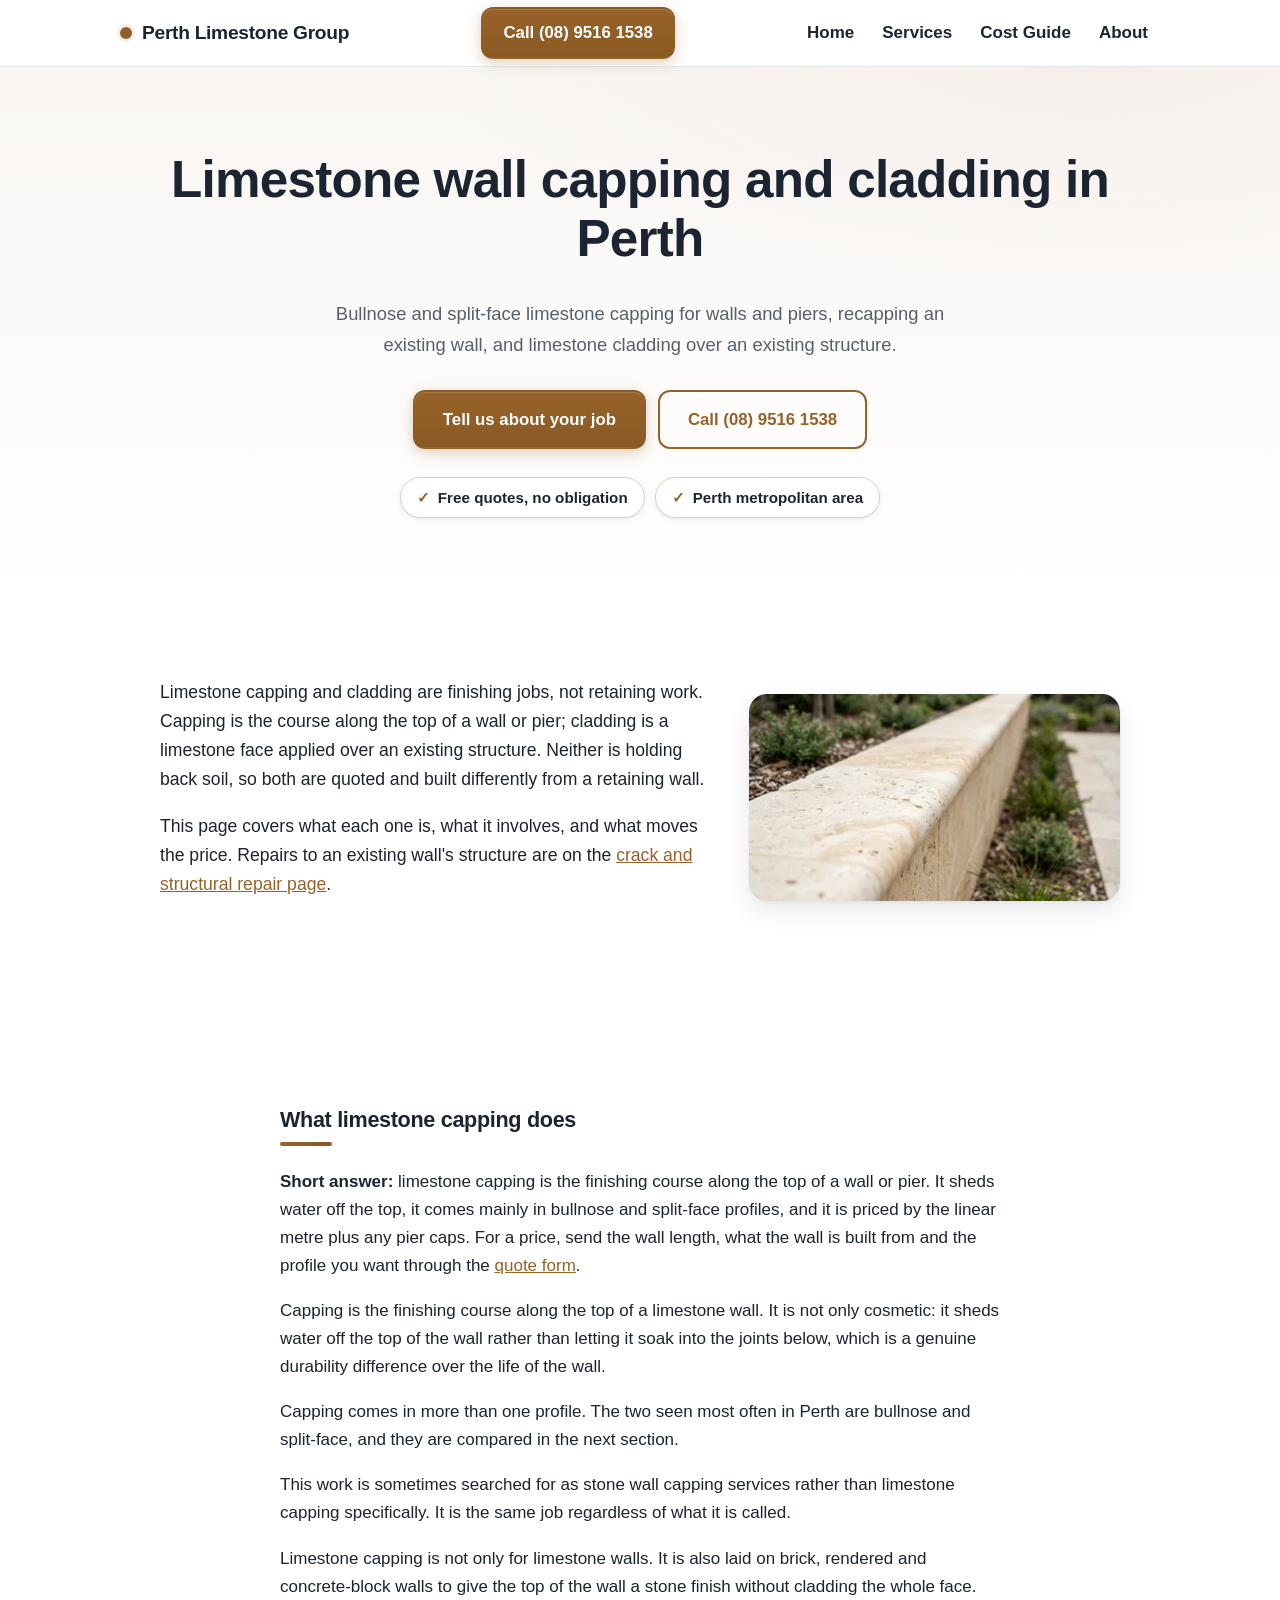
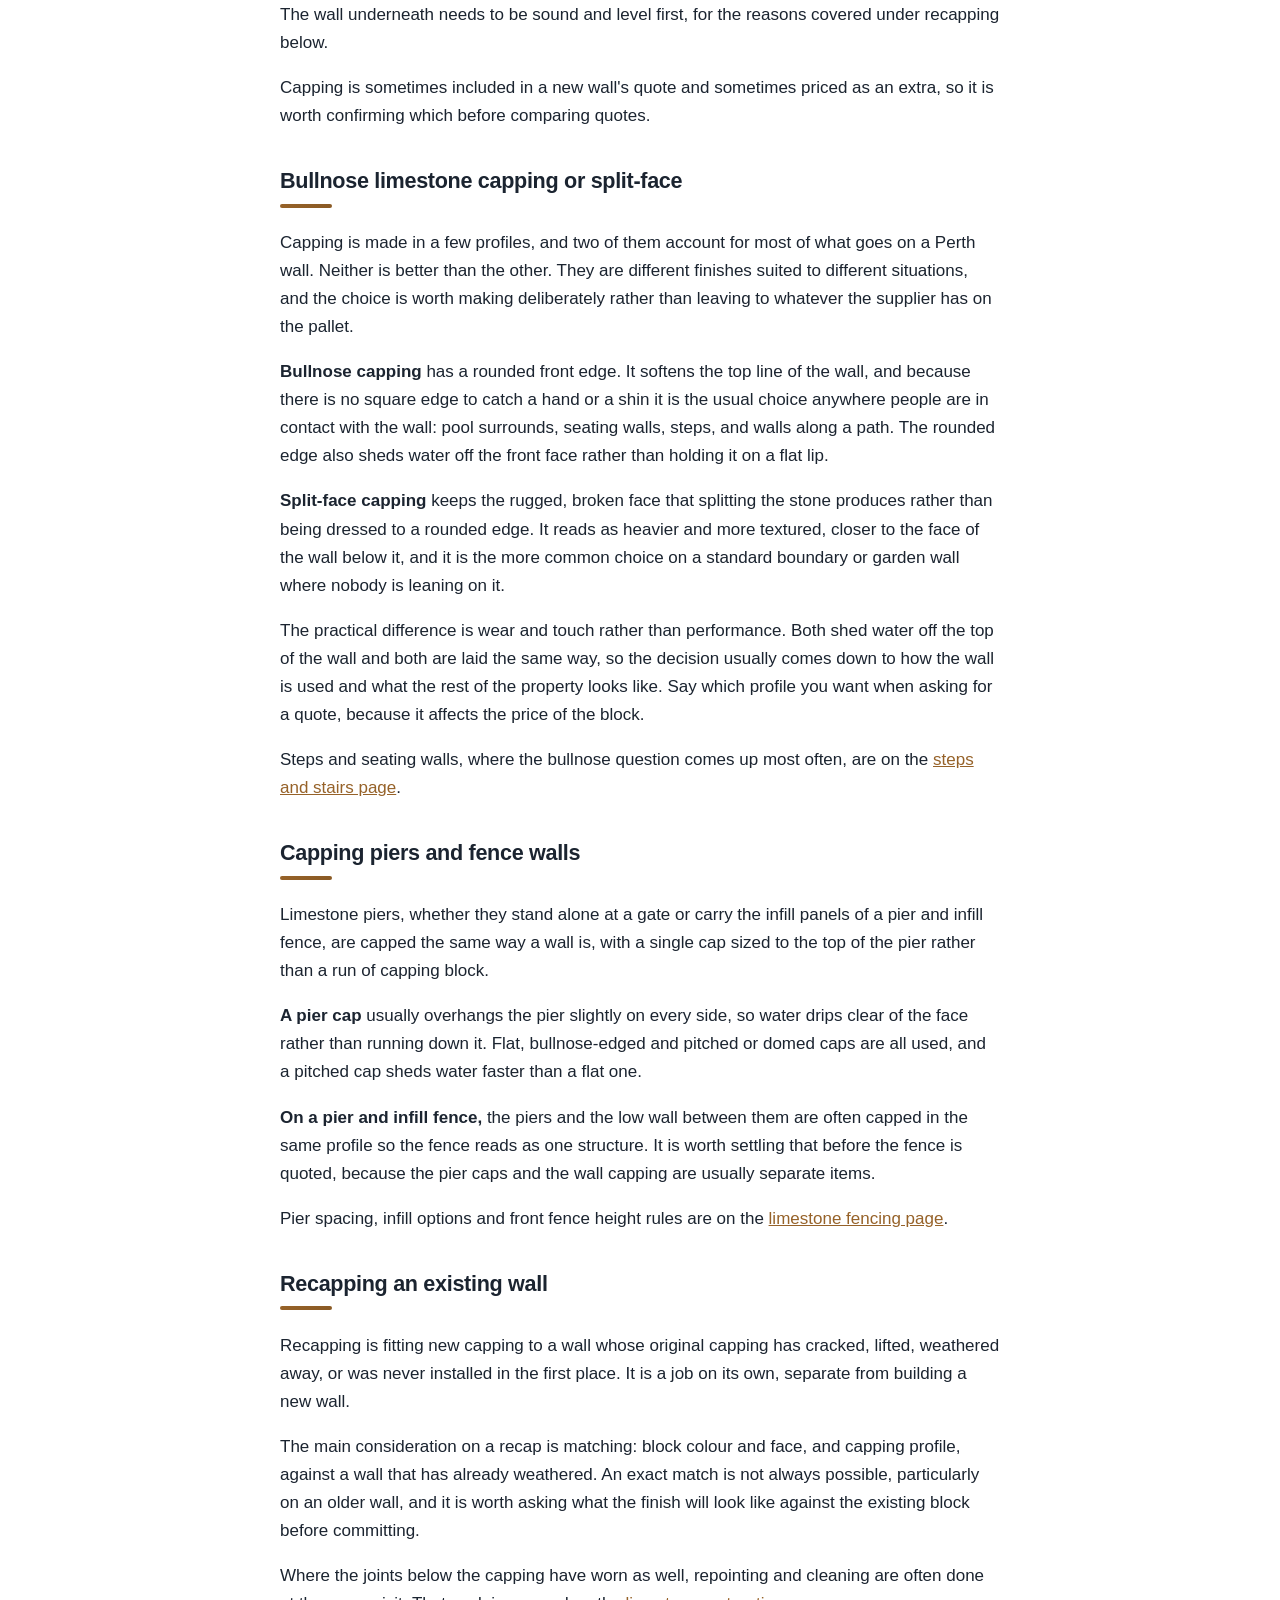
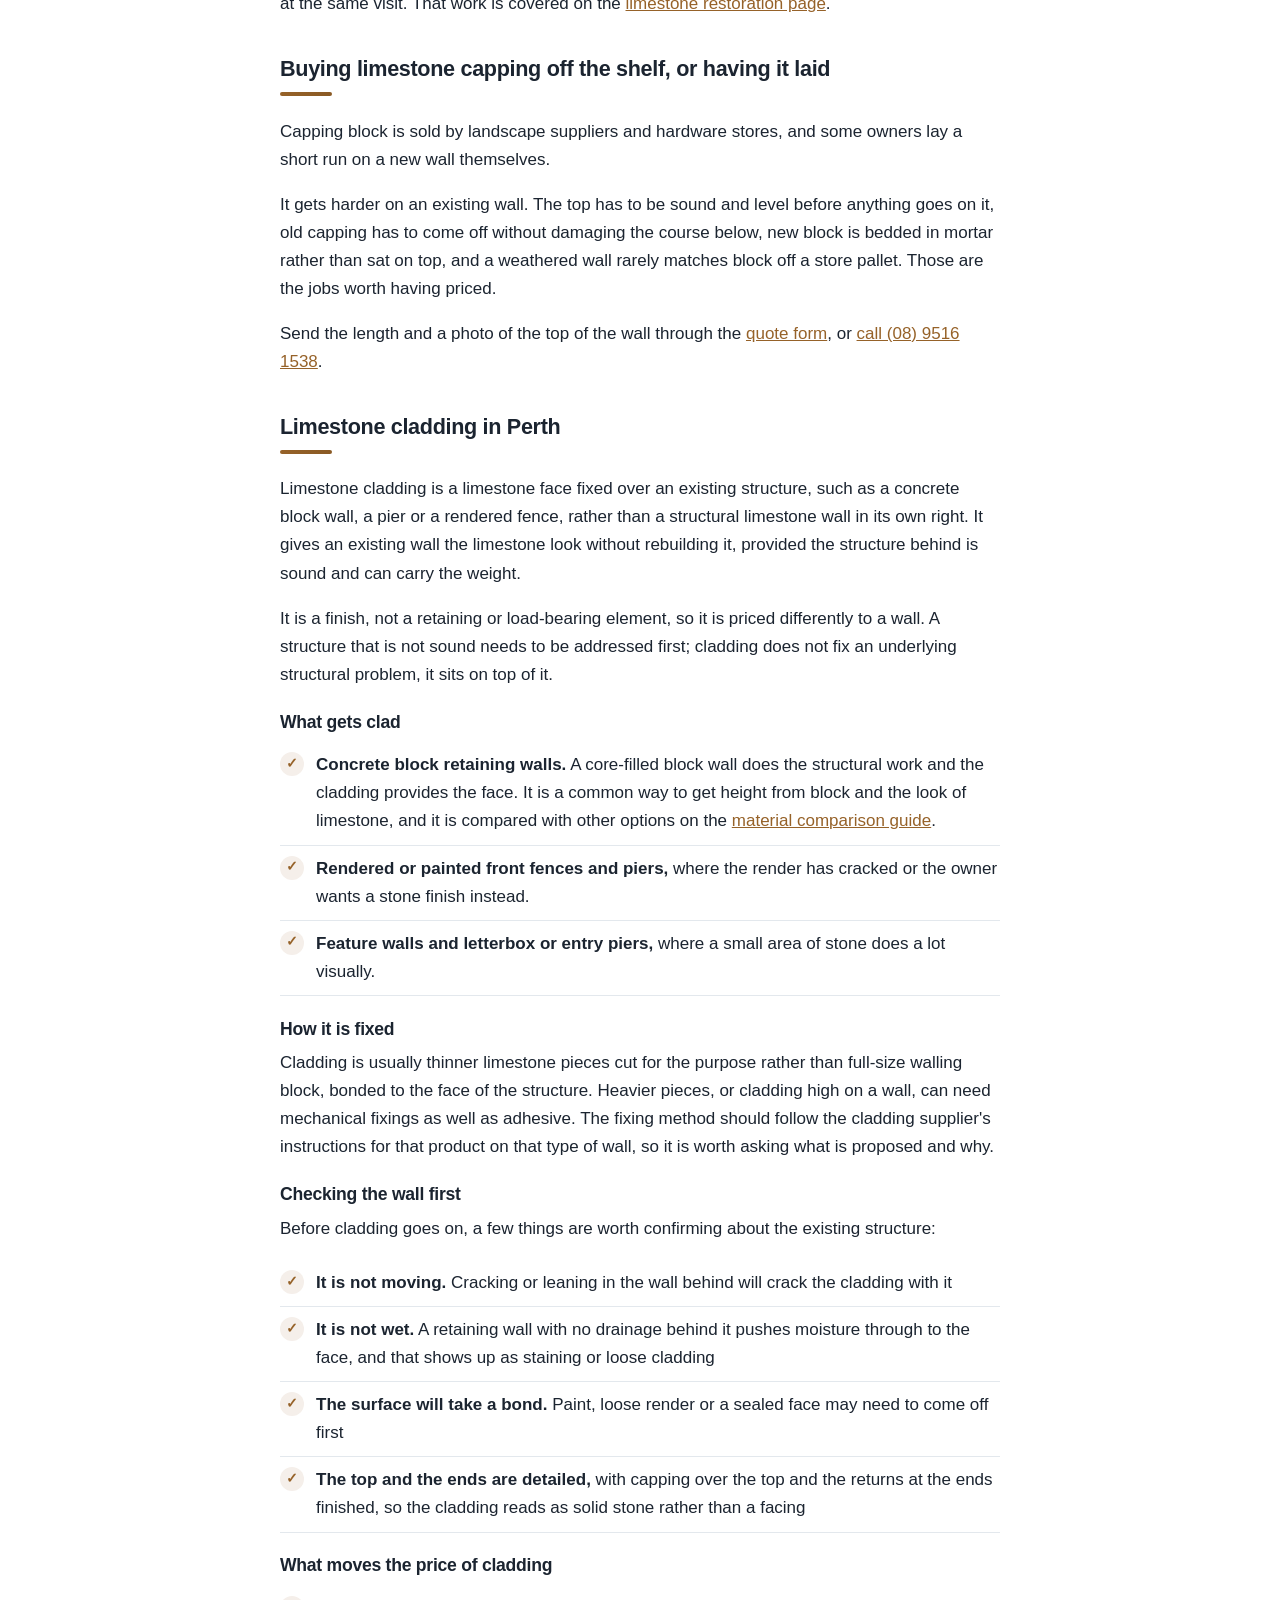
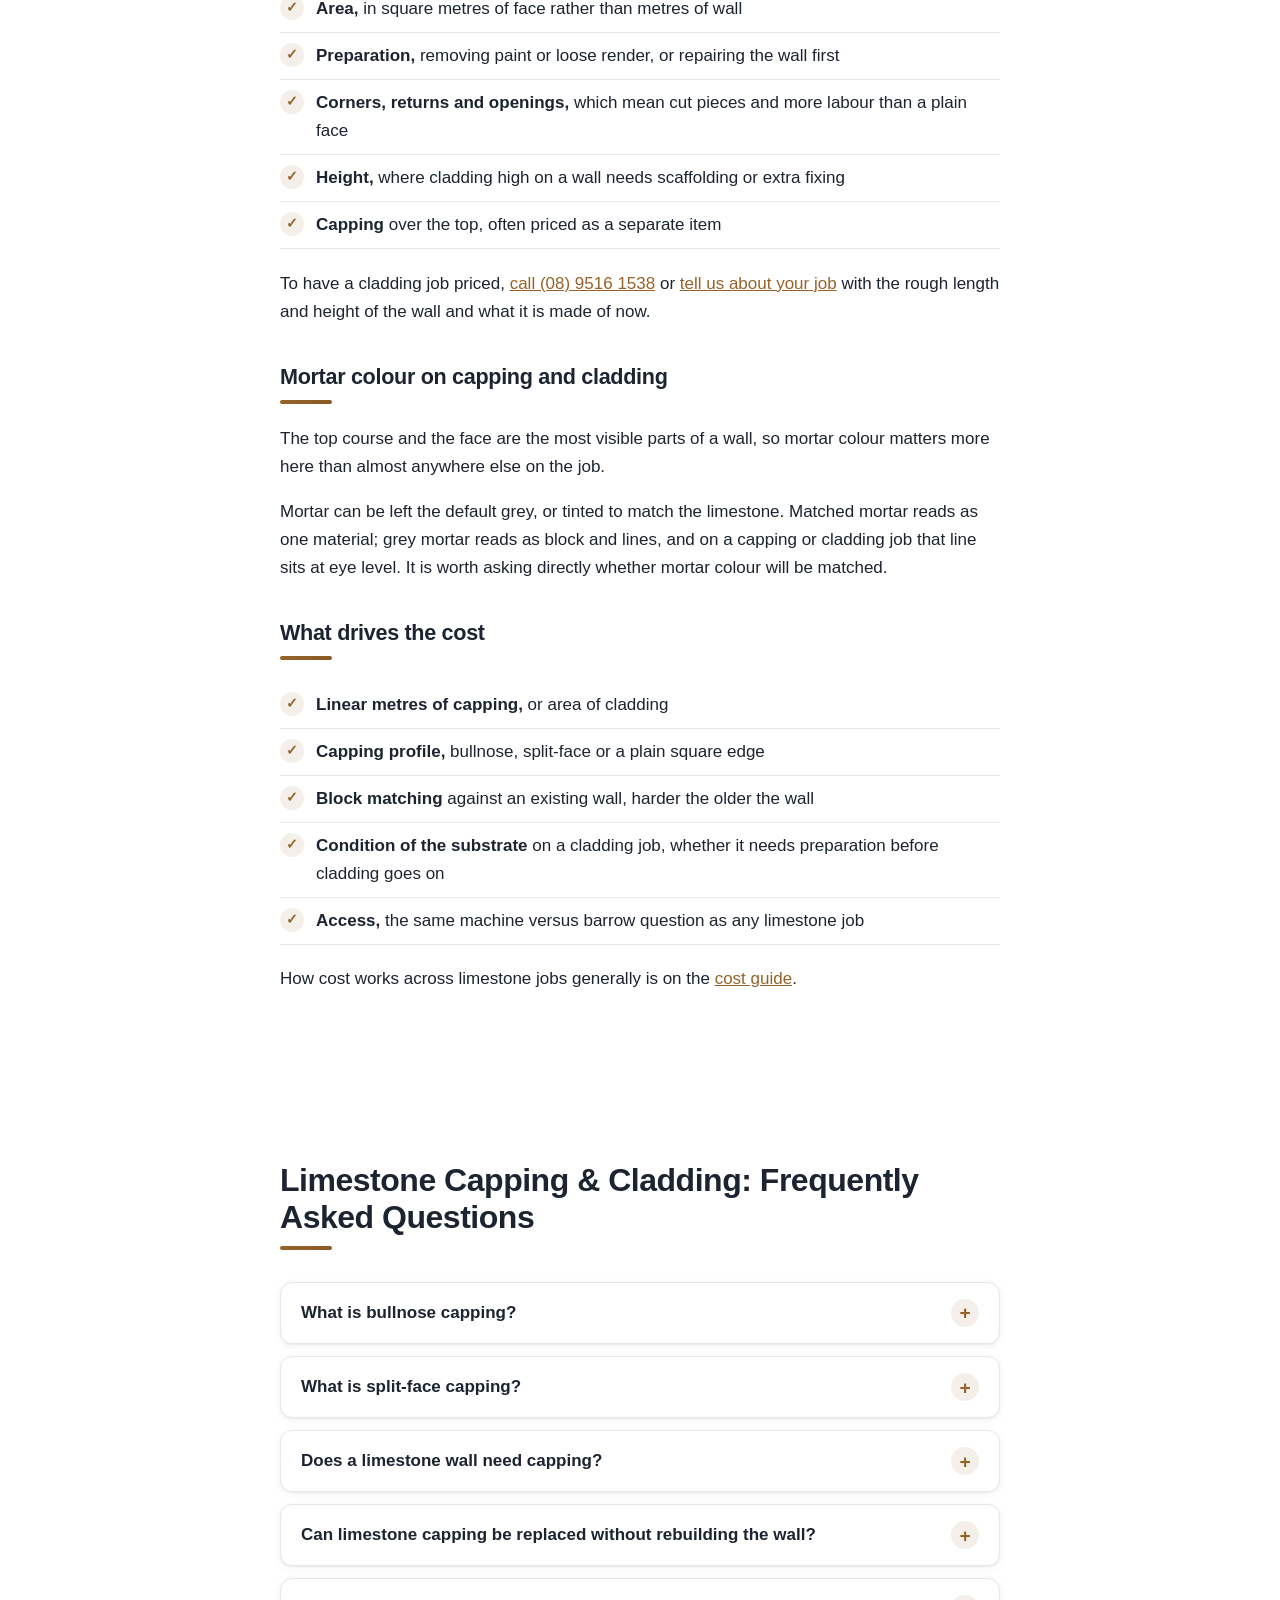
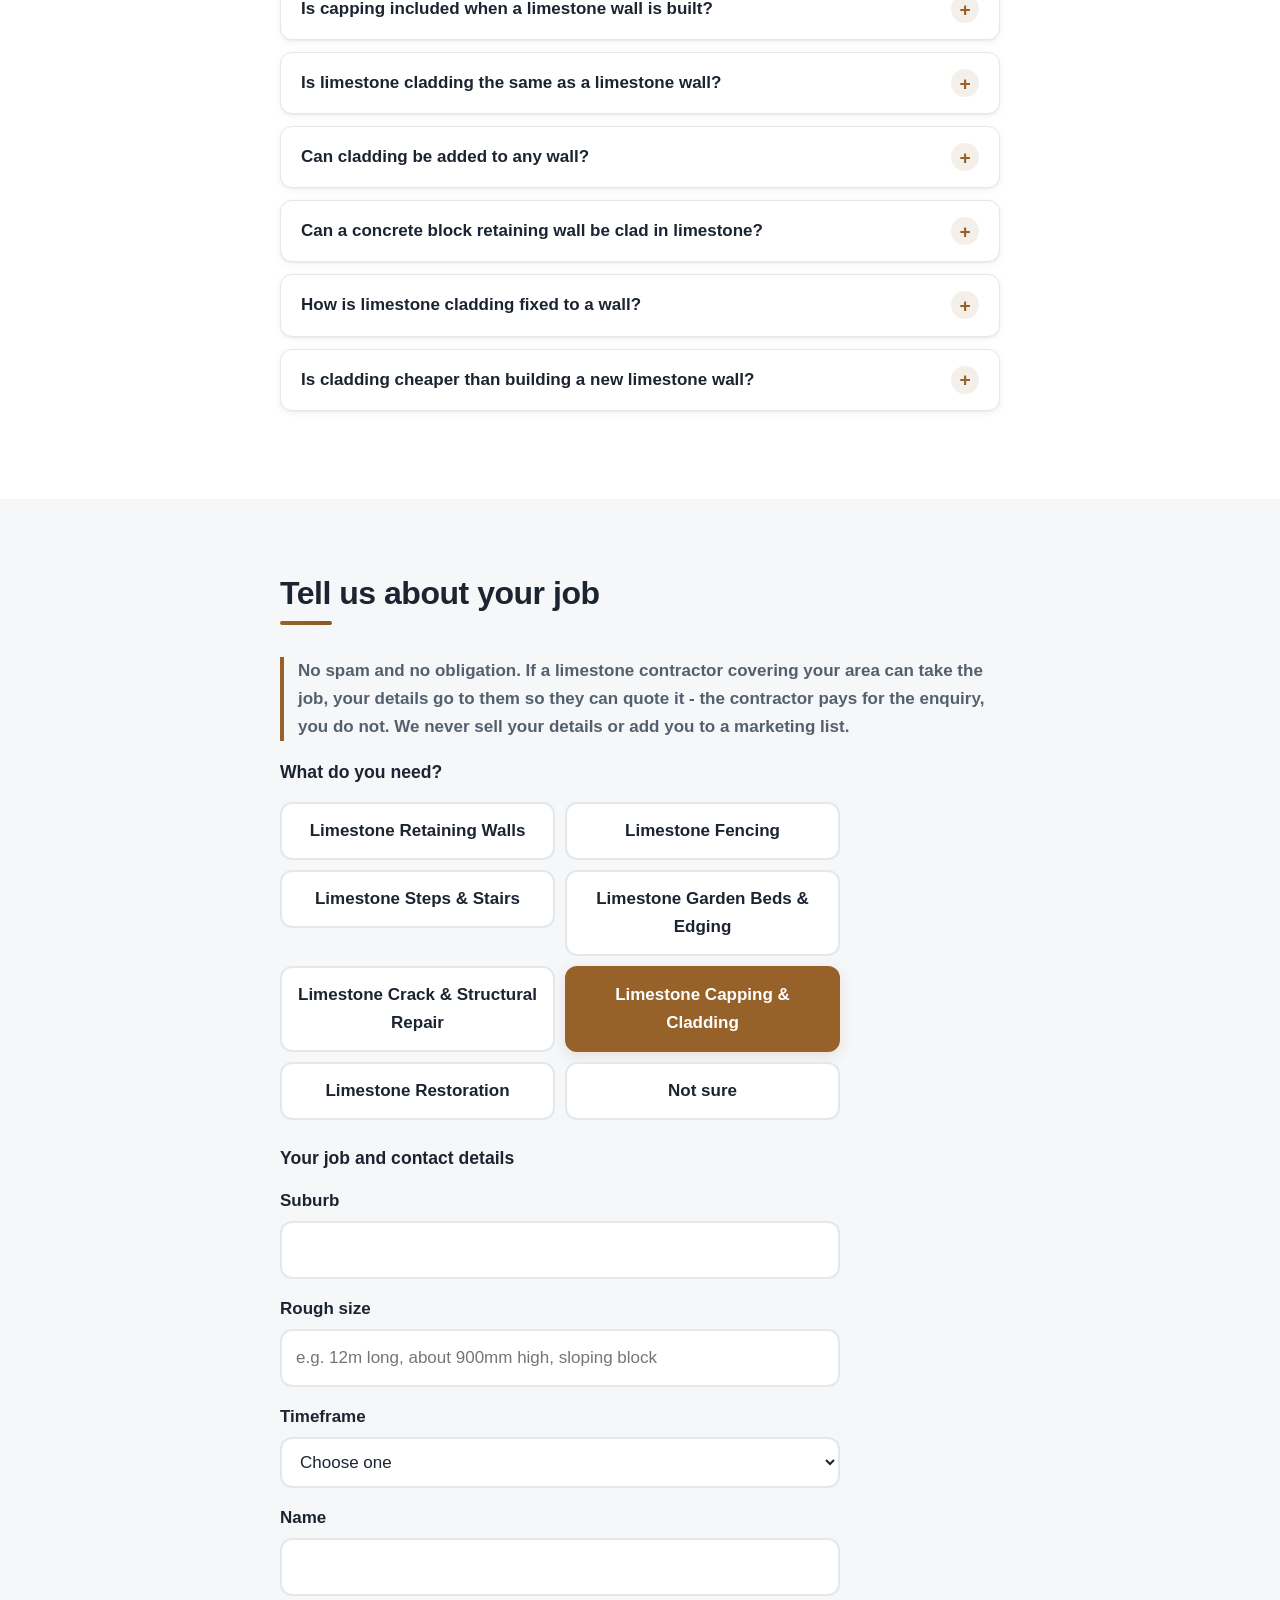
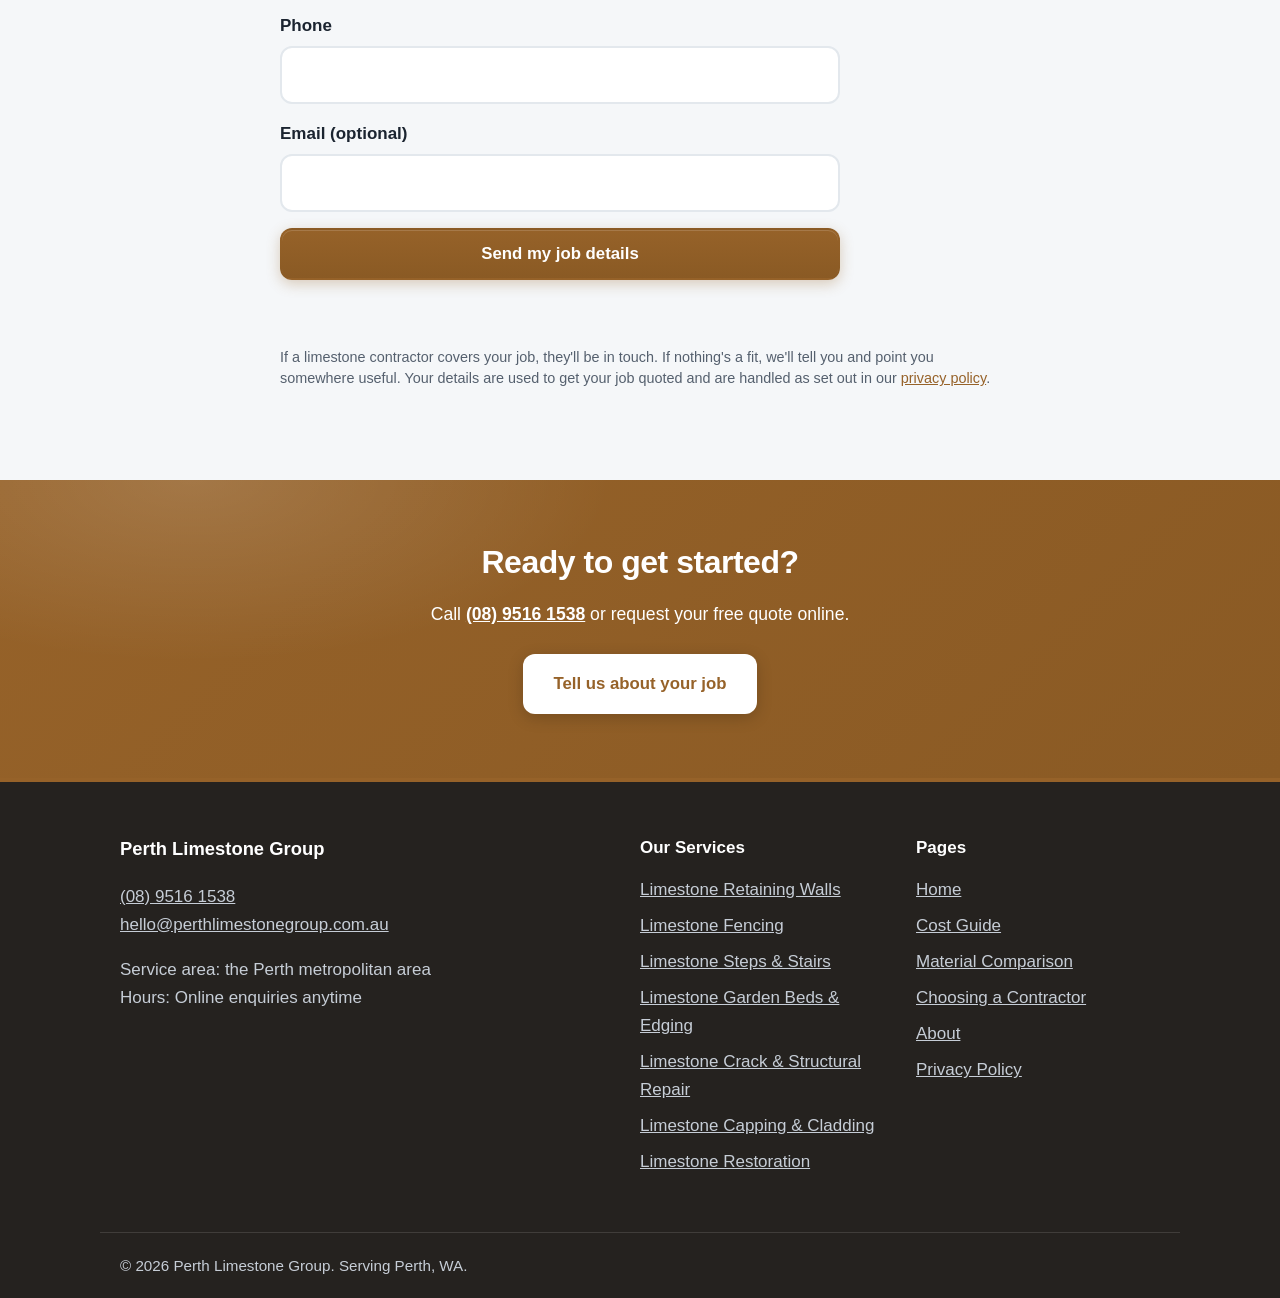
<file: limestone-capping-cladding.html>
<!DOCTYPE html>
<html lang="en" data-style="classic" data-pattern="none">
<head>
  <meta charset="utf-8">
  <meta name="viewport" content="width=device-width, initial-scale=1">
  <title>Limestone Capping Perth | Bullnose Wall Capping &amp; Cladding</title>
  <meta name="description" content="Limestone capping and pier caps in Perth: bullnose or split-face wall capping, recapping a failed wall, brick or render walls, and cladding. Free quotes.">
  <meta name="theme-color" content="#966229">
  <link rel="canonical" href="https://perthlimestonegroup.com.au/limestone-capping-cladding.html">
  <link rel="icon" href="favicon.svg" type="image/svg+xml">
  <meta property="og:title" content="Limestone Capping Perth | Bullnose Wall Capping &amp; Cladding">
  <meta property="og:description" content="Limestone capping and pier caps in Perth: bullnose or split-face wall capping, recapping a failed wall, brick or render walls, and cladding. Free quotes.">
  <meta property="og:url" content="https://perthlimestonegroup.com.au/limestone-capping-cladding.html">
  <meta property="og:type" content="website">
  <meta property="og:image" content="https://perthlimestonegroup.com.au/images/og-image.png">
  <meta property="og:image:width" content="1200">
  <meta property="og:image:height" content="630">
  <meta name="twitter:card" content="summary_large_image">
  <style>:root {
--brand: #0b6e4f;
--brand-dark: #08523b;
--brand-contrast: #ffffff;
--brand-soft: #e7f1ed;          
--brand-softer: #f3f8f6;        
--brand-border: #b6d4c9;        
--brand-glow: rgba(11, 110, 79, 0.30);      
--brand-glow-soft: rgba(11, 110, 79, 0.15); 
--ink: #1b2430;
--muted: #55606e;
--bg: #ffffff;
--surface: #f5f7f9;
--border: #e3e8ed;
--footer-bg: #161d26;           
--footer-ink: #c6cdd6;
--radius: 12px;
--radius-lg: 18px;
--btn-radius: 12px;
--container: 1080px;
--font: -apple-system, BlinkMacSystemFont, "Segoe UI", Roboto, "Helvetica Neue",
Arial, sans-serif;
--font-head: var(--font);
--head-weight: 800;
--head-tracking: -0.015em;
--shadow-sm: 0 1px 2px rgba(16, 24, 32, 0.05), 0 2px 8px rgba(16, 24, 32, 0.05);
--shadow-md: 0 2px 4px rgba(16, 24, 32, 0.05), 0 10px 24px rgba(16, 24, 32, 0.09);
--shadow-lg: 0 4px 8px rgba(16, 24, 32, 0.06), 0 20px 48px rgba(16, 24, 32, 0.14);
--pattern: none;
--pattern-size: auto;
--pattern-ink: rgba(27, 36, 48, 0.06);
}
html[data-style="bold"] {
--radius: 16px;
--radius-lg: 22px;
--btn-radius: 999px;
--head-weight: 900;
--head-tracking: -0.025em;
}
html[data-style="soft"] {
--radius: 22px;
--radius-lg: 30px;
--btn-radius: 999px;
--font-head: ui-rounded, "SF Pro Rounded", "Segoe UI", Roboto, "Helvetica Neue",
Arial, sans-serif;
--border: #e8ecf0;
}
html[data-style="sharp"] {
--radius: 4px;
--radius-lg: 6px;
--btn-radius: 5px;
--head-tracking: -0.01em;
}
html[data-style="elegant"] {
--radius: 8px;
--radius-lg: 12px;
--btn-radius: 8px;
--font-head: "Iowan Old Style", "Palatino Linotype", Palatino, Georgia,
"Times New Roman", serif;
--head-weight: 700;
--head-tracking: 0;
}
html[data-pattern="dots"] {
--pattern: radial-gradient(var(--pattern-ink) 1.5px, transparent 1.5px);
--pattern-size: 26px 26px;
}
html[data-pattern="grid"] {
--pattern: linear-gradient(var(--pattern-ink) 1px, transparent 1px),
linear-gradient(90deg, var(--pattern-ink) 1px, transparent 1px);
--pattern-size: 34px 34px;
}
html[data-pattern="diagonal"] {
--pattern: repeating-linear-gradient(45deg,
var(--pattern-ink) 0 1px, transparent 1px 16px);
}
html[data-pattern="crosshatch"] {
--pattern: repeating-linear-gradient(45deg,
var(--pattern-ink) 0 1px, transparent 1px 14px),
repeating-linear-gradient(-45deg,
var(--pattern-ink) 0 1px, transparent 1px 14px);
}
*, *::before, *::after { box-sizing: border-box; }
html { scroll-behavior: smooth; }
body {
margin: 0;
font-family: var(--font);
font-size: 1.0625rem;
line-height: 1.65;
color: var(--ink);
background: var(--bg);
-webkit-text-size-adjust: 100%;
}
img { max-width: 100%; height: auto; display: block; }
h1, h2, h3 {
font-family: var(--font-head);
font-weight: var(--head-weight);
letter-spacing: var(--head-tracking);
line-height: 1.15;
margin: 0 0 0.6em;
}
h1 { font-size: clamp(2rem, 5.5vw, 3.2rem); }
h2 { font-size: clamp(1.45rem, 3.5vw, 2rem); }
h3 { font-size: 1.15rem; }
html[data-style="sharp"] h2 {
text-transform: uppercase;
letter-spacing: 0.05em;
font-size: clamp(1.25rem, 3vw, 1.6rem);
}
p { margin: 0 0 1em; }
ul, ol { margin: 0 0 1em; padding-left: 1.3em; }
a { color: var(--brand); }
a:hover { color: var(--brand-dark); }
::selection { background: var(--brand); color: var(--brand-contrast); }
:focus-visible {
outline: 3px solid var(--brand);
outline-offset: 2px;
}
[id] { scroll-margin-top: 90px; }
.container {
max-width: var(--container);
margin-inline: auto;
padding-inline: 20px;
}
.container.narrow { max-width: 760px; }
.center { text-align: center; }
.skip-link {
position: absolute;
left: -9999px;
top: 0;
background: var(--brand);
color: var(--brand-contrast);
padding: 10px 16px;
z-index: 100;
}
.skip-link:focus { left: 0; }
noscript .noscript-warning {
display: block;
padding: 16px 20px;
background: #fff3cd;
color: #5c4400;
text-align: center;
}
.btn {
display: inline-block;
padding: 14px 28px;
border-radius: var(--btn-radius);
font-weight: 700;
font-size: 1.05rem;
text-decoration: none;
text-align: center;
border: 2px solid transparent;
cursor: pointer;
transition: background-color 0.18s ease, color 0.18s ease,
box-shadow 0.18s ease, transform 0.18s ease,
border-color 0.18s ease;
}
.btn:active { transform: translateY(1px); }
.btn-primary {
background: linear-gradient(180deg, var(--brand), var(--brand-dark));
color: var(--brand-contrast);
box-shadow: 0 4px 14px var(--brand-glow), inset 0 1px 0 rgba(255, 255, 255, 0.15);
}
.btn-primary:hover {
background: var(--brand-dark);
color: var(--brand-contrast);
box-shadow: 0 8px 22px var(--brand-glow);
transform: translateY(-2px);
}
.btn-outline {
background: transparent;
color: var(--brand);
border-color: var(--brand);
}
.btn-outline:hover {
background: var(--brand);
color: var(--brand-contrast);
box-shadow: 0 6px 18px var(--brand-glow-soft);
transform: translateY(-2px);
}
.btn-invert {
background: var(--brand-contrast);
color: var(--brand);
box-shadow: 0 4px 16px rgba(0, 0, 0, 0.18);
}
.btn-invert:hover {
background: var(--bg);
color: var(--brand-dark);
transform: translateY(-2px);
box-shadow: 0 8px 24px rgba(0, 0, 0, 0.22);
}
.btn-block { display: block; width: 100%; }
.text-link { font-weight: 700; }
html[data-style="sharp"] .btn-primary {
background: var(--brand);
box-shadow: 4px 4px 0 var(--brand-glow-soft);
}
html[data-style="sharp"] .btn-primary:hover {
background: var(--brand-dark);
box-shadow: 6px 6px 0 var(--brand-glow-soft);
transform: translate(-2px, -2px);
}
#site-header {
border-bottom: 1px solid var(--border);
background: rgba(255, 255, 255, 0.86);
-webkit-backdrop-filter: blur(12px);
backdrop-filter: blur(12px);
position: sticky;
top: 0;
z-index: 50;
transition: box-shadow 0.25s ease;
}
#site-header.scrolled { box-shadow: 0 4px 24px rgba(16, 24, 32, 0.09); }
.header-inner {
display: flex;
align-items: center;
justify-content: space-between;
gap: 16px;
min-height: 66px;
flex-wrap: wrap;
}
.logo {
display: inline-flex;
align-items: center;
gap: 10px;
font-family: var(--font-head);
font-weight: var(--head-weight);
font-size: 1.2rem;
letter-spacing: var(--head-tracking);
color: var(--ink);
text-decoration: none;
padding-block: 12px;
}
.logo::before {
content: "";
flex: none;
width: 12px;
height: 12px;
border-radius: 50%;
background: linear-gradient(135deg, var(--brand), var(--brand-dark));
box-shadow: 0 0 0 3px var(--brand-soft);
}
html[data-style="sharp"] .logo::before { border-radius: 2px; }
html[data-style="elegant"] .logo::before { border-radius: 50%; width: 9px; height: 9px; }
.header-actions {
display: flex;
align-items: center;
gap: 8px;
}
.nav-toggle {
display: inline-flex;
flex-direction: column;
gap: 5px;
background: none;
border: 0;
padding: 10px;
cursor: pointer;
}
.nav-toggle span {
width: 24px;
height: 3px;
background: var(--ink);
border-radius: 2px;
}
.site-nav {
display: none;
width: 100%;
padding-bottom: 16px;
}
.site-nav.open { display: block; }
.site-nav ul {
list-style: none;
margin: 0 0 12px;
padding: 0;
}
.site-nav li a {
display: block;
padding: 10px 4px;
color: var(--ink);
text-decoration: none;
font-weight: 600;
border-bottom: 1px solid var(--border);
}
.site-nav li a.active,
.site-nav li a:hover { color: var(--brand); }
.nav-phone { white-space: nowrap; }
@media (min-width: 800px) {
.nav-toggle { display: none; }
.site-nav {
display: flex !important;
align-items: center;
gap: 8px;
width: auto;
padding-bottom: 0;
}
.site-nav ul {
display: flex;
gap: 4px;
margin: 0;
}
.site-nav li a {
border-bottom: 0;
padding: 8px 12px;
position: relative;
}
.site-nav li a::after {
content: "";
position: absolute;
left: 12px;
right: 12px;
bottom: 2px;
height: 2px;
border-radius: 2px;
background: linear-gradient(90deg, var(--brand), var(--brand-dark));
transform: scaleX(0);
transform-origin: left;
transition: transform 0.2s ease;
}
.site-nav li a:hover::after,
.site-nav li a.active::after { transform: scaleX(1); }
.nav-phone { margin-left: 12px; padding: 10px 20px; }
}
.hero {
position: relative;
overflow: hidden;
background:
radial-gradient(1100px 500px at 85% -10%, var(--brand-soft), transparent 60%),
linear-gradient(180deg, var(--brand-softer), var(--bg));
padding-block: 60px;
text-align: center;
}
.hero::before {
content: "";
position: absolute;
inset: 0;
pointer-events: none;
background-image: var(--pattern);
background-size: var(--pattern-size);
-webkit-mask-image: linear-gradient(180deg, #000 55%, transparent);
mask-image: linear-gradient(180deg, #000 55%, transparent);
}
.hero .container { position: relative; }
.hero-sub {
font-size: 1.15rem;
color: var(--muted);
max-width: 620px;
margin: 0 auto 1.6em;
}
.hero-actions {
display: flex;
flex-direction: column;
gap: 12px;
align-items: center;
margin-bottom: 28px;
}
.value-props {
list-style: none;
margin: 0;
padding: 0;
display: flex;
flex-wrap: wrap;
justify-content: center;
gap: 10px;
}
.value-props li {
display: inline-flex;
align-items: center;
gap: 8px;
padding: 7px 16px;
border-radius: 999px;
background: var(--bg);
border: 1px solid var(--brand-border);
box-shadow: var(--shadow-sm);
color: var(--ink);
font-weight: 600;
font-size: 0.95rem;
}
.value-props li::before {
content: "\2713";
color: var(--brand);
font-weight: 800;
}
html[data-style="sharp"] .value-props li { border-radius: var(--radius); }
@media (min-width: 640px) {
.hero { padding-block: 84px; }
.hero-actions { flex-direction: row; justify-content: center; }
}
.hero-grid {
display: grid;
gap: 40px;
grid-template-columns: 1fr;
align-items: center;
}
.hero-media { position: relative; }
.hero-img {
position: relative;
border-radius: var(--radius-lg);
width: 100%;
max-width: 520px;
margin-inline: auto;
box-shadow: var(--shadow-lg);
}
@media (min-width: 900px) {
.hero.has-media .hero-grid { grid-template-columns: 1.1fr 0.9fr; }
.hero.has-media { text-align: left; }
.hero.has-media .hero-sub { margin-inline: 0; }
.hero.has-media .hero-actions { justify-content: flex-start; }
.hero.has-media .value-props { justify-content: flex-start; }
.hero.has-media .hero-img { margin-inline: 0 0; max-width: 100%; }
}
html[data-style="bold"] .hero {
background: linear-gradient(135deg, var(--brand) 0%, var(--brand-dark) 100%);
color: var(--brand-contrast);
--pattern-ink: rgba(255, 255, 255, 0.12);
clip-path: polygon(0 0, 100% 0, 100% calc(100% - 3rem), 0 100%);
padding-bottom: calc(60px + 3rem);
}
@media (min-width: 640px) {
html[data-style="bold"] .hero { padding-bottom: calc(84px + 3rem); }
}
html[data-style="bold"] .hero-sub { color: rgba(255, 255, 255, 0.88); }
html[data-style="bold"] .hero .btn-primary {
background: var(--brand-contrast);
color: var(--brand);
box-shadow: 0 6px 20px rgba(0, 0, 0, 0.22);
}
html[data-style="bold"] .hero .btn-primary:hover { color: var(--brand-dark); }
html[data-style="bold"] .hero .btn-outline {
color: var(--brand-contrast);
border-color: rgba(255, 255, 255, 0.65);
}
html[data-style="bold"] .hero .btn-outline:hover {
background: rgba(255, 255, 255, 0.14);
border-color: var(--brand-contrast);
color: var(--brand-contrast);
}
html[data-style="bold"] .hero .value-props li {
background: rgba(255, 255, 255, 0.12);
border-color: rgba(255, 255, 255, 0.28);
color: var(--brand-contrast);
box-shadow: none;
}
html[data-style="bold"] .hero .value-props li::before { color: var(--brand-contrast); }
html[data-style="bold"] .hero-media::before {
content: "";
position: absolute;
inset: 20px -20px -20px 20px;
border-radius: var(--radius-lg);
background: rgba(255, 255, 255, 0.14);
}
html[data-style="soft"] .hero {
background: var(--brand-soft);
border-radius: 0 0 3rem 3rem;
}
html[data-style="soft"] .hero-img {
border-radius: 38% 62% 63% 37% / 41% 44% 56% 59%;
box-shadow: 0 24px 48px var(--brand-glow-soft);
}
html[data-style="soft"] .value-props li { border-color: var(--border); }
html[data-style="sharp"] .hero {
background: var(--bg);
border-bottom: 3px solid var(--ink);
}
html[data-style="sharp"] .hero::before {
-webkit-mask-image: none;
mask-image: none;
}
html[data-style="sharp"] .hero-img {
border-radius: 0;
box-shadow: 10px 10px 0 var(--brand);
max-width: calc(100% - 10px);
}
html[data-style="elegant"] .hero {
background: linear-gradient(180deg, var(--brand-softer), var(--bg));
border-bottom: 1px solid var(--border);
}
html[data-style="elegant"] .hero-media {
padding: 12px;
background: var(--bg);
border: 1px solid var(--border);
border-radius: var(--radius-lg);
box-shadow: var(--shadow-md);
max-width: 544px;
margin-inline: auto;
}
html[data-style="elegant"] .hero-img { box-shadow: none; border-radius: var(--radius); }
.section { padding-block: 60px; }
.section-alt { background: var(--surface); }
html[data-style="soft"] .section-alt { background: var(--brand-softer); }
@media (min-width: 800px) {
.section { padding-block: 76px; }
}
.section h2 {
position: relative;
padding-bottom: 14px;
margin-bottom: 1em;
}
.section h2::after {
content: "";
position: absolute;
left: 0;
bottom: 0;
width: 52px;
height: 4px;
border-radius: 999px;
background: linear-gradient(90deg, var(--brand), var(--brand-dark));
}
html[data-style="sharp"] .section h2::after { border-radius: 0; height: 5px; }
html[data-style="elegant"] .section h2::after {
height: 2px;
width: 64px;
background: var(--brand);
}
.page-head {
position: relative;
overflow: hidden;
background:
radial-gradient(900px 300px at 90% -30%, var(--brand-soft), transparent 60%),
linear-gradient(180deg, var(--brand-softer), var(--bg));
padding-block: 48px;
}
.page-head::before {
content: "";
position: absolute;
inset: 0;
pointer-events: none;
background-image: var(--pattern);
background-size: var(--pattern-size);
-webkit-mask-image: linear-gradient(180deg, #000 40%, transparent);
mask-image: linear-gradient(180deg, #000 40%, transparent);
}
.page-head .container { position: relative; }
.page-head h1 { margin-bottom: 0; }
html[data-style="bold"] .page-head {
background: linear-gradient(135deg, var(--brand), var(--brand-dark));
color: var(--brand-contrast);
--pattern-ink: rgba(255, 255, 255, 0.12);
}
html[data-style="sharp"] .page-head { border-bottom: 3px solid var(--ink); }
.lead { font-size: 1.1rem; }
.grid-3, .grid-2 {
display: grid;
gap: 22px;
grid-template-columns: 1fr;
}
@media (min-width: 640px) {
.grid-3 { grid-template-columns: repeat(2, 1fr); }
}
@media (min-width: 900px) {
.grid-3 { grid-template-columns: repeat(3, 1fr); }
.grid-2 { grid-template-columns: repeat(2, 1fr); gap: 48px; }
}
.card {
position: relative;
overflow: hidden;
background: var(--bg);
border: 1px solid var(--border);
border-radius: var(--radius);
padding: 26px;
display: flex;
flex-direction: column;
box-shadow: var(--shadow-sm);
transition: transform 0.22s ease, box-shadow 0.22s ease, border-color 0.22s ease;
}
.card::before {
content: "";
position: absolute;
top: 0;
left: 0;
right: 0;
height: 4px;
background: linear-gradient(90deg, var(--brand), var(--brand-dark));
transform: scaleX(0);
transform-origin: left;
transition: transform 0.25s ease;
}
.card:hover {
transform: translateY(-5px);
box-shadow: var(--shadow-md), 0 12px 28px var(--brand-glow-soft);
border-color: var(--brand-border);
}
.card:hover::before { transform: scaleX(1); }
.card h3 a { color: var(--ink); text-decoration: none; }
.card h3 a:hover { color: var(--brand); }
.card p { flex: 1; color: var(--muted); }
.card-link { font-weight: 700; text-decoration: none; }
.card-link:hover { text-decoration: underline; text-underline-offset: 3px; }
html[data-style="sharp"] .card {
border-color: var(--ink);
box-shadow: 6px 6px 0 var(--brand-soft);
}
html[data-style="sharp"] .card:hover {
transform: translate(-2px, -2px);
box-shadow: 9px 9px 0 var(--brand-soft);
border-color: var(--ink);
}
html[data-style="sharp"] .card::before { transform: scaleX(1); }
.area-links {
list-style: none;
margin: 0;
padding: 0;
display: flex;
flex-wrap: wrap;
gap: 10px;
}
.area-links a {
display: block;
padding: 10px 20px;
border: 1px solid var(--border);
border-radius: 999px;
background: var(--bg);
color: var(--ink);
font-weight: 600;
text-decoration: none;
box-shadow: var(--shadow-sm);
transition: border-color 0.18s ease, color 0.18s ease,
transform 0.18s ease, box-shadow 0.18s ease;
}
.area-links a:hover {
border-color: var(--brand);
color: var(--brand);
transform: translateY(-2px);
box-shadow: 0 6px 16px var(--brand-glow-soft);
}
html[data-style="sharp"] .area-links a { border-radius: var(--radius); }
.steps {
list-style: none;
margin: 0;
padding: 0;
display: grid;
gap: 30px;
grid-template-columns: 1fr;
counter-reset: step;
}
@media (min-width: 800px) {
.steps { grid-template-columns: repeat(3, 1fr); }
.step { position: relative; }
.step:not(:last-child)::after {
content: "";
position: absolute;
top: 26px;
left: 68px;
right: -14px;
border-top: 2px dashed var(--brand-border);
}
}
.step-num {
position: relative;
z-index: 1;
display: inline-flex;
align-items: center;
justify-content: center;
width: 52px;
height: 52px;
border-radius: 50%;
background: linear-gradient(135deg, var(--brand), var(--brand-dark));
color: var(--brand-contrast);
font-weight: 800;
font-size: 1.2rem;
margin-bottom: 12px;
box-shadow: 0 8px 18px var(--brand-glow-soft), inset 0 1px 0 rgba(255, 255, 255, 0.2);
}
html[data-style="sharp"] .step-num { border-radius: var(--radius); }
.step-num svg {
width: 24px;
height: 24px;
}
.step-label {
display: block;
font-size: 0.85rem;
font-weight: 800;
letter-spacing: 0.07em;
text-transform: uppercase;
color: var(--brand);
margin-bottom: 4px;
}
.how-it-works.compact { padding-block: 44px; }
.how-it-works.compact .step p { color: var(--muted); font-size: 0.97rem; }
.check-list {
list-style: none;
padding: 0;
}
.check-list li {
padding: 9px 0 9px 36px;
position: relative;
border-bottom: 1px solid var(--border);
}
.check-list li::before {
content: "\2713";
position: absolute;
left: 0;
top: 10px;
width: 24px;
height: 24px;
display: inline-flex;
align-items: center;
justify-content: center;
border-radius: 50%;
background: var(--brand-soft);
color: var(--brand);
font-weight: 800;
font-size: 0.85rem;
}
html[data-style="sharp"] .check-list li::before { border-radius: 4px; }
.intro-grid {
display: grid;
gap: 32px;
grid-template-columns: 1fr;
align-items: center;
max-width: 1000px;
}
.service-img {
border-radius: var(--radius-lg);
width: 100%;
max-width: 520px;
margin-inline: auto;
box-shadow: var(--shadow-md);
}
html[data-style="soft"] .service-img {
border-radius: 58% 42% 40% 60% / 55% 48% 52% 45%;
}
html[data-style="sharp"] .service-img {
border-radius: 0;
box-shadow: 8px 8px 0 var(--brand);
max-width: calc(100% - 8px);
}
html[data-style="elegant"] .intro-media {
padding: 10px;
background: var(--bg);
border: 1px solid var(--border);
border-radius: var(--radius-lg);
box-shadow: var(--shadow-sm);
max-width: 540px;
margin-inline: auto;
}
html[data-style="elegant"] .service-img { box-shadow: none; border-radius: var(--radius); }
@media (min-width: 900px) {
.intro-grid { grid-template-columns: 1.2fr 0.8fr; }
.service-img { max-width: 100%; }
html[data-style="sharp"] .service-img { max-width: calc(100% - 8px); }
}
.price-note {
background: linear-gradient(180deg, var(--brand-softer), var(--bg));
border: 1px solid var(--brand-border);
border-left: 4px solid var(--brand);
border-radius: var(--radius);
padding: 18px 20px;
font-size: 1.02rem;
box-shadow: var(--shadow-sm);
}
.faq-item {
border: 1px solid var(--border);
border-radius: var(--radius);
background: var(--bg);
margin-bottom: 12px;
box-shadow: var(--shadow-sm);
transition: border-color 0.2s ease, box-shadow 0.2s ease;
}
.faq-item[open] {
border-color: var(--brand-border);
box-shadow: var(--shadow-md);
}
.faq-item summary {
display: flex;
align-items: center;
justify-content: space-between;
gap: 16px;
padding: 16px 20px;
font-weight: 700;
cursor: pointer;
list-style: none;
}
.faq-item summary::-webkit-details-marker { display: none; }
.faq-item summary::after {
content: "+";
flex: none;
display: inline-flex;
align-items: center;
justify-content: center;
width: 28px;
height: 28px;
border-radius: 50%;
background: var(--brand-soft);
color: var(--brand);
font-weight: 700;
font-size: 1.2rem;
line-height: 1;
transition: transform 0.25s ease;
}
.faq-item[open] summary::after { transform: rotate(45deg); }
html[data-style="sharp"] .faq-item summary::after { border-radius: 4px; }
.faq-item summary:hover { color: var(--brand); }
.faq-answer { padding: 0 20px 4px; color: var(--muted); }
.cta-band {
position: relative;
overflow: hidden;
background: linear-gradient(135deg, var(--brand) 0%, var(--brand-dark) 100%);
color: var(--brand-contrast);
text-align: center;
padding-block: 64px;
--pattern-ink: rgba(255, 255, 255, 0.1);
}
.cta-band::before {
content: "";
position: absolute;
inset: 0;
pointer-events: none;
background-image: var(--pattern);
background-size: var(--pattern-size);
}
.cta-band::after {
content: "";
position: absolute;
inset: 0;
pointer-events: none;
background: radial-gradient(600px 260px at 15% 0%, rgba(255, 255, 255, 0.14), transparent 70%);
}
.cta-band .container { position: relative; z-index: 1; }
.cta-band a:not(.btn) {
color: var(--brand-contrast);
font-weight: 800;
}
.cta-band p { font-size: 1.1rem; margin-bottom: 1.4em; }
html[data-style="sharp"] .cta-band { background: var(--brand); }
.testimonial {
margin: 0;
background: var(--surface);
border: 1px solid var(--border);
border-radius: var(--radius);
padding: 26px;
box-shadow: var(--shadow-sm);
}
.testimonial blockquote { margin: 0 0 12px; font-style: italic; }
.testimonial blockquote::before {
content: "\201C";
display: block;
font-family: Georgia, serif;
font-size: 2.6rem;
line-height: 0.6;
color: var(--brand);
margin-bottom: 10px;
}
.testimonial figcaption { font-weight: 700; }
.photo { margin: 0; }
.photo img { border-radius: var(--radius); box-shadow: var(--shadow-sm); }
.photo figcaption { color: var(--muted); font-size: 0.95rem; margin-top: 8px; }
.contact-lines {
background: var(--brand-softer);
border: 1px solid var(--border);
border-radius: var(--radius);
padding: 20px 24px;
line-height: 2;
}
.reassurance {
font-weight: 600;
color: var(--muted);
border-left: 4px solid var(--brand);
padding-left: 14px;
}
#quote-form { max-width: 560px; }
.form-step {
border: 0;
padding: 0;
margin: 0 0 24px;
}
.form-step legend {
font-weight: 700;
font-size: 1.1rem;
margin-bottom: 14px;
padding: 0;
}
.service-options {
display: grid;
gap: 10px;
grid-template-columns: 1fr;
}
@media (min-width: 560px) {
.service-options { grid-template-columns: repeat(2, 1fr); }
}
.service-option {
display: block;
cursor: pointer;
}
.service-option input {
position: absolute;
opacity: 0;
}
.service-option span {
display: block;
padding: 13px 16px;
border: 2px solid var(--border);
border-radius: var(--radius);
background: var(--bg);
font-weight: 600;
text-align: center;
transition: border-color 0.15s ease, background-color 0.15s ease,
color 0.15s ease, box-shadow 0.15s ease;
}
.service-option span:hover { border-color: var(--brand-border); }
.service-option input:checked + span {
border-color: var(--brand);
background: var(--brand);
color: var(--brand-contrast);
box-shadow: 0 4px 14px var(--brand-glow-soft);
}
.service-option input:focus-visible + span {
outline: 3px solid var(--brand);
outline-offset: 2px;
}
.form-field { margin-bottom: 16px; }
.form-field label {
display: block;
font-weight: 700;
margin-bottom: 6px;
}
.form-field input,
.form-field select {
width: 100%;
padding: 13px 14px;
font: inherit;
color: var(--ink);
border: 2px solid var(--border);
border-radius: var(--radius);
background: var(--bg);
transition: border-color 0.15s ease, box-shadow 0.15s ease;
}
.form-field input:focus,
.form-field select:focus {
border-color: var(--brand);
box-shadow: 0 0 0 4px var(--brand-glow-soft);
outline: none;
}
.form-note {
margin-top: 14px;
font-size: 0.9rem;
color: var(--muted);
line-height: 1.5;
}
.form-status { font-weight: 600; min-height: 1.5em; }
.form-status.error { color: #b3261e; }
.form-status.success {
color: var(--brand-dark);
font-size: 1.15rem;
}
.prose h2 { margin-top: 1.8em; font-size: 1.3rem; }
.guide h2 { margin-top: 1.8em; font-size: 1.35rem; }
.guide h3 { margin-top: 1.3em; font-size: 1.1rem; }
.guide p { margin-bottom: 1em; }
.guide .lead + .lead { margin-top: -0.4em; }
.guide .check-list,
.guide .guide-steps { margin: 0.4em 0 1.2em; }
.guide-byline,
.guide-reviewed {
color: var(--muted);
font-size: 0.95rem;
margin-bottom: 0.4em;
}
.guide-byline { font-style: italic; }
.guide-reviewed { font-weight: 700; }
.guide-steps {
padding-left: 1.2em;
}
.guide-steps li { margin-bottom: 0.6em; }
.guide-note {
background: var(--brand-softer);
border-left: 3px solid var(--brand-border);
border-radius: var(--radius);
padding: 12px 16px;
color: var(--muted);
font-size: 0.97rem;
}
.guide-figure { margin: 1.4em 0 1.6em; }
.table-wrap {
overflow-x: auto;
margin: 1.2em 0 1.6em;
border: 1px solid var(--border);
border-radius: var(--radius);
}
.guide-table {
border-collapse: collapse;
width: 100%;
min-width: 560px;
font-size: 0.92rem;
}
.guide-table th,
.guide-table td {
border-bottom: 1px solid var(--border);
border-right: 1px solid var(--border);
padding: 9px 12px;
text-align: left;
vertical-align: top;
}
.guide-table th:last-child,
.guide-table td:last-child { border-right: none; }
.guide-table tbody tr:last-child td { border-bottom: none; }
.guide-table thead th {
background: var(--brand-soft);
color: var(--ink);
font-weight: 700;
position: sticky;
top: 0;
}
.guide-table tbody tr:nth-child(even) { background: var(--brand-softer); }
#site-footer {
background: var(--footer-bg);
color: var(--footer-ink);
margin-top: 0;
border-top: 4px solid var(--brand);
}
.footer-grid {
display: grid;
gap: 32px;
grid-template-columns: 1fr;
padding-block: 52px;
}
@media (min-width: 800px) {
.footer-grid { grid-template-columns: 2fr 1fr 1fr; }
}
.footer-brand {
font-family: var(--font-head);
font-weight: var(--head-weight);
font-size: 1.15rem;
color: #ffffff;
}
.footer-title {
font-weight: 700;
color: #ffffff;
margin-bottom: 0.6em;
}
#site-footer ul {
list-style: none;
margin: 0;
padding: 0;
}
#site-footer li { padding: 4px 0; }
#site-footer a { color: var(--footer-ink); }
#site-footer a:hover { color: #ffffff; }
.footer-bottom {
border-top: 1px solid rgba(255, 255, 255, 0.12);
padding-block: 20px;
font-size: 0.95rem;
}
.footer-bottom p { margin: 0; }
@media (prefers-reduced-motion: no-preference) {
@keyframes rise-in {
from { opacity: 0; transform: translateY(22px); }
}
html.anim .reveal {
opacity: 0;
transform: translateY(18px);
transition: opacity 0.55s ease, transform 0.55s cubic-bezier(0.2, 0.7, 0.3, 1);
}
html.anim .reveal.in {
opacity: 1;
transform: none;
}
}
@media (prefers-reduced-motion: reduce) {
html { scroll-behavior: auto; }
*, *::before, *::after { transition-duration: 0.01ms !important; animation: none !important; }
}
:root{--brand:#966229;--brand-dark:#8a5a24;--brand-contrast:#ffffff;--brand-soft:#f5efea;--brand-softer:#f9f6f3;--brand-border:#e0d0bf;--brand-glow:rgba(150,98,41,0.3);--brand-glow-soft:rgba(150,98,41,0.15);--footer-bg:#25221f;}</style>
  <script type="application/ld+json">{"@context":"https://schema.org","@type":"Organization","name":"Perth Limestone Group","telephone":"+61895161538","email":"hello@perthlimestonegroup.com.au","url":"https://perthlimestonegroup.com.au/","description":"Limestone walls across the Perth metro area: retaining walls, fencing, steps, garden edging, capping and repairs. Tell us about your job and get a quote, free.","address":{"@type":"PostalAddress","addressLocality":"Perth","addressRegion":"WA"},"areaServed":"the Perth metropolitan area"}</script>
  <script type="application/ld+json">{"@context":"https://schema.org","@type":"FAQPage","mainEntity":[{"@type":"Question","name":"What is bullnose capping?","acceptedAnswer":{"@type":"Answer","text":"Capping is the finishing course along the top of a wall, and it sheds water off the top rather than letting it soak into the joints. Bullnose capping has a rounded front edge rather than a square one, a common Perth finish."}},{"@type":"Question","name":"What is split-face capping?","acceptedAnswer":{"@type":"Answer","text":"Capping left with the rugged, broken face that splitting the stone produces, rather than dressed to a rounded edge. It reads as heavier and more textured than bullnose and sits closer to the look of the wall below it. Both shed water off the top of the wall equally well, so it is a choice about appearance and about whether people are in contact with the wall."}},{"@type":"Question","name":"Does a limestone wall need capping?","acceptedAnswer":{"@type":"Answer","text":"It is not structurally required, but capping sheds water off the top of the wall instead of letting it soak into the joints below, which slows mortar erosion. It also finishes the top line of the wall. Most limestone walls in Perth are capped for both reasons."}},{"@type":"Question","name":"Can limestone capping be replaced without rebuilding the wall?","acceptedAnswer":{"@type":"Answer","text":"Usually, yes. If the wall below is sound, failed capping can be lifted and a new course laid on top. If the wall itself is cracking or leaning, that needs addressing first, because new capping on a moving wall will crack again."}},{"@type":"Question","name":"Is capping included when a limestone wall is built?","acceptedAnswer":{"@type":"Answer","text":"Sometimes, sometimes it is priced as an extra. It is worth confirming which when comparing quotes for a new wall."}},{"@type":"Question","name":"Is limestone cladding the same as a limestone wall?","acceptedAnswer":{"@type":"Answer","text":"No. Cladding is a limestone face applied over an existing structure. It is a finish rather than a structural or retaining wall, and it is priced differently."}},{"@type":"Question","name":"Can cladding be added to any wall?","acceptedAnswer":{"@type":"Answer","text":"Only if the structure behind it is sound enough to carry it. Cladding is a finish, not a repair, so an unsound wall needs to be addressed first."}},{"@type":"Question","name":"Can a concrete block retaining wall be clad in limestone?","acceptedAnswer":{"@type":"Answer","text":"Yes, provided the wall is sound, is not moving and has drainage behind it. Moisture pushing through an undrained retaining wall shows up as staining or loose cladding on the face."}},{"@type":"Question","name":"How is limestone cladding fixed to a wall?","acceptedAnswer":{"@type":"Answer","text":"Usually bonded to the face of the structure, with mechanical fixings added for heavier pieces or higher areas. The method should follow the supplier's instructions for that product and that type of wall."}},{"@type":"Question","name":"Is cladding cheaper than building a new limestone wall?","acceptedAnswer":{"@type":"Answer","text":"It can be, where the existing structure is sound, because there is no footing or wall to build. If the wall needs significant preparation or repair first, that gap narrows, so it is worth pricing both."}}]}</script>
  <script type="application/ld+json">{"@context":"https://schema.org","@type":"Service","name":"Limestone Capping & Cladding","serviceType":"Limestone Capping & Cladding","description":"Limestone capping and pier caps in Perth: bullnose or split-face wall capping, recapping a failed wall, brick or render walls, and cladding. Free quotes.","url":"https://perthlimestonegroup.com.au/limestone-capping-cladding.html","areaServed":"the Perth metropolitan area","provider":{"@type":"Organization","name":"Perth Limestone Group","telephone":"+61895161538","url":"https://perthlimestonegroup.com.au/"}}</script>
  <script type="application/ld+json">{"@context":"https://schema.org","@type":"BreadcrumbList","itemListElement":[{"@type":"ListItem","position":1,"name":"Home","item":"https://perthlimestonegroup.com.au/"},{"@type":"ListItem","position":2,"name":"Limestone Capping & Cladding","item":"https://perthlimestonegroup.com.au/limestone-capping-cladding.html"}]}</script>
  <script src="config.js" defer></script>
  <script src="js/main.js" defer></script>
  <script src="https://challenges.cloudflare.com/turnstile/v0/api.js" async defer></script>
</head>
<body data-page="service">
  <a class="skip-link" href="#main">Skip to content</a>
  <noscript><p class="noscript-warning">This site&#8217;s content needs JavaScript. Perth Limestone Group &mdash; call <a href="tel:+61895161538">(08) 9516 1538</a> for a free quote.</p></noscript>
  <header id="site-header"><div class="container header-inner"><a class="logo" href="index.html">Perth Limestone Group</a><div class="header-actions"><a class="btn btn-primary nav-phone" href="tel:+61895161538">Call (08) 9516 1538</a><button class="nav-toggle" aria-expanded="false" aria-controls="site-nav" aria-label="Menu"><span></span><span></span><span></span></button></div><nav id="site-nav" class="site-nav" aria-label="Main"><ul><li><a href="index.html">Home</a></li><li><a href="index.html#services">Services</a></li><li><a href="cost-guide.html">Cost Guide</a></li><li><a href="about.html">About</a></li></ul></nav></div></header>
  <main id="main">
    <section class="hero">
      <div class="container hero-grid">
        <div class="hero-copy">
          <h1>Limestone wall capping and cladding in Perth</h1>
          <div class="hero-dynamic"><p class="hero-sub">Bullnose and split-face limestone capping for walls and piers, recapping an existing wall, and limestone cladding over an existing structure.</p><div class="hero-actions"><a class="btn btn-primary" href="#quote">Tell us about your job</a><a class="btn btn-outline" href="tel:+61895161538">Call (08) 9516 1538</a></div><ul class="value-props"><li>Free quotes, no obligation</li><li>Perth metropolitan area</li></ul></div>
        </div>
      </div>
    </section>
    <div id="page-content"><section class="section"><div class="container intro-grid"><div class="intro-copy"><p class="lead">Limestone capping and cladding are finishing jobs, not retaining work. Capping is the course along the top of a wall or pier; cladding is a limestone face applied over an existing structure. Neither is holding back soil, so both are quoted and built differently from a retaining wall.</p><p class="lead">This page covers what each one is, what it involves, and what moves the price. Repairs to an existing wall's structure are on the <a href="limestone-crack-repair.html">crack and structural repair page</a>.</p></div><div class="intro-media"><img class="service-img" src="images/capping-bullnose.webp" srcset="images/capping-bullnose-400.webp 400w, images/capping-bullnose-560.webp 560w, images/capping-bullnose-720.webp 720w, images/capping-bullnose-960.webp 960w" sizes="(min-width: 900px) 390px, (min-width: 560px) 520px, calc(100vw - 40px)" alt="Close-up of bullnose capping along the top of a limestone wall, showing the rounded profile" title="Close-up of bullnose capping along the top of a limestone wall, showing the rounded profile" width="1376" height="768"></div></div></section><section class="section"><div class="container narrow prose guide"><h2>What limestone capping does</h2><p><strong>Short answer:</strong> limestone capping is the finishing course along the top of a wall or pier. It sheds water off the top, it comes mainly in bullnose and split-face profiles, and it is priced by the linear metre plus any pier caps. For a price, send the wall length, what the wall is built from and the profile you want through the <a href="#quote">quote form</a>.</p><p>Capping is the finishing course along the top of a limestone wall. It is not only cosmetic: it sheds water off the top of the wall rather than letting it soak into the joints below, which is a genuine durability difference over the life of the wall.</p><p>Capping comes in more than one profile. The two seen most often in Perth are bullnose and split-face, and they are compared in the next section.</p><p>This work is sometimes searched for as stone wall capping services rather than limestone capping specifically. It is the same job regardless of what it is called.</p><p>Limestone capping is not only for limestone walls. It is also laid on brick, rendered and concrete-block walls to give the top of the wall a stone finish without cladding the whole face. The wall underneath needs to be sound and level first, for the reasons covered under recapping below.</p><p>Capping is sometimes included in a new wall's quote and sometimes priced as an extra, so it is worth confirming which before comparing quotes.</p><h2>Bullnose limestone capping or split-face</h2><p>Capping is made in a few profiles, and two of them account for most of what goes on a Perth wall. Neither is better than the other. They are different finishes suited to different situations, and the choice is worth making deliberately rather than leaving to whatever the supplier has on the pallet.</p><p><strong>Bullnose capping</strong> has a rounded front edge. It softens the top line of the wall, and because there is no square edge to catch a hand or a shin it is the usual choice anywhere people are in contact with the wall: pool surrounds, seating walls, steps, and walls along a path. The rounded edge also sheds water off the front face rather than holding it on a flat lip.</p><p><strong>Split-face capping</strong> keeps the rugged, broken face that splitting the stone produces rather than being dressed to a rounded edge. It reads as heavier and more textured, closer to the face of the wall below it, and it is the more common choice on a standard boundary or garden wall where nobody is leaning on it.</p><p>The practical difference is wear and touch rather than performance. Both shed water off the top of the wall and both are laid the same way, so the decision usually comes down to how the wall is used and what the rest of the property looks like. Say which profile you want when asking for a quote, because it affects the price of the block.</p><p>Steps and seating walls, where the bullnose question comes up most often, are on the <a href="limestone-steps-stairs.html">steps and stairs page</a>.</p><h2>Capping piers and fence walls</h2><p>Limestone piers, whether they stand alone at a gate or carry the infill panels of a pier and infill fence, are capped the same way a wall is, with a single cap sized to the top of the pier rather than a run of capping block.</p><p><strong>A pier cap</strong> usually overhangs the pier slightly on every side, so water drips clear of the face rather than running down it. Flat, bullnose-edged and pitched or domed caps are all used, and a pitched cap sheds water faster than a flat one.</p><p><strong>On a pier and infill fence,</strong> the piers and the low wall between them are often capped in the same profile so the fence reads as one structure. It is worth settling that before the fence is quoted, because the pier caps and the wall capping are usually separate items.</p><p>Pier spacing, infill options and front fence height rules are on the <a href="limestone-fencing.html">limestone fencing page</a>.</p><h2>Recapping an existing wall</h2><p>Recapping is fitting new capping to a wall whose original capping has cracked, lifted, weathered away, or was never installed in the first place. It is a job on its own, separate from building a new wall.</p><p>The main consideration on a recap is matching: block colour and face, and capping profile, against a wall that has already weathered. An exact match is not always possible, particularly on an older wall, and it is worth asking what the finish will look like against the existing block before committing.</p><p>Where the joints below the capping have worn as well, repointing and cleaning are often done at the same visit. That work is covered on the <a href="limestone-restoration.html">limestone restoration page</a>.</p><h2>Buying limestone capping off the shelf, or having it laid</h2><p>Capping block is sold by landscape suppliers and hardware stores, and some owners lay a short run on a new wall themselves.</p><p>It gets harder on an existing wall. The top has to be sound and level before anything goes on it, old capping has to come off without damaging the course below, new block is bedded in mortar rather than sat on top, and a weathered wall rarely matches block off a store pallet. Those are the jobs worth having priced.</p><p>Send the length and a photo of the top of the wall through the <a href="#quote">quote form</a>, or <a href="tel:+61895161538">call (08) 9516 1538</a>.</p><h2>Limestone cladding in Perth</h2><p>Limestone cladding is a limestone face fixed over an existing structure, such as a concrete block wall, a pier or a rendered fence, rather than a structural limestone wall in its own right. It gives an existing wall the limestone look without rebuilding it, provided the structure behind is sound and can carry the weight.</p><p>It is a finish, not a retaining or load-bearing element, so it is priced differently to a wall. A structure that is not sound needs to be addressed first; cladding does not fix an underlying structural problem, it sits on top of it.</p><h3>What gets clad</h3><ul class="check-list"><li><strong>Concrete block retaining walls.</strong> A core-filled block wall does the structural work and the cladding provides the face. It is a common way to get height from block and the look of limestone, and it is compared with other options on the <a href="limestone-vs-concrete-vs-sandstone.html">material comparison guide</a>.</li><li><strong>Rendered or painted front fences and piers,</strong> where the render has cracked or the owner wants a stone finish instead.</li><li><strong>Feature walls and letterbox or entry piers,</strong> where a small area of stone does a lot visually.</li></ul><h3>How it is fixed</h3><p>Cladding is usually thinner limestone pieces cut for the purpose rather than full-size walling block, bonded to the face of the structure. Heavier pieces, or cladding high on a wall, can need mechanical fixings as well as adhesive. The fixing method should follow the cladding supplier's instructions for that product on that type of wall, so it is worth asking what is proposed and why.</p><h3>Checking the wall first</h3><p>Before cladding goes on, a few things are worth confirming about the existing structure:</p><ul class="check-list"><li><strong>It is not moving.</strong> Cracking or leaning in the wall behind will crack the cladding with it</li><li><strong>It is not wet.</strong> A retaining wall with no drainage behind it pushes moisture through to the face, and that shows up as staining or loose cladding</li><li><strong>The surface will take a bond.</strong> Paint, loose render or a sealed face may need to come off first</li><li><strong>The top and the ends are detailed,</strong> with capping over the top and the returns at the ends finished, so the cladding reads as solid stone rather than a facing</li></ul><h3>What moves the price of cladding</h3><ul class="check-list"><li><strong>Area,</strong> in square metres of face rather than metres of wall</li><li><strong>Preparation,</strong> removing paint or loose render, or repairing the wall first</li><li><strong>Corners, returns and openings,</strong> which mean cut pieces and more labour than a plain face</li><li><strong>Height,</strong> where cladding high on a wall needs scaffolding or extra fixing</li><li><strong>Capping</strong> over the top, often priced as a separate item</li></ul><p>To have a cladding job priced, <a href="tel:+61895161538">call (08) 9516 1538</a> or <a href="#quote">tell us about your job</a> with the rough length and height of the wall and what it is made of now.</p><h2>Mortar colour on capping and cladding</h2><p>The top course and the face are the most visible parts of a wall, so mortar colour matters more here than almost anywhere else on the job.</p><p>Mortar can be left the default grey, or tinted to match the limestone. Matched mortar reads as one material; grey mortar reads as block and lines, and on a capping or cladding job that line sits at eye level. It is worth asking directly whether mortar colour will be matched.</p><h2>What drives the cost</h2><ul class="check-list"><li><strong>Linear metres of capping,</strong> or area of cladding</li><li><strong>Capping profile,</strong> bullnose, split-face or a plain square edge</li><li><strong>Block matching</strong> against an existing wall, harder the older the wall</li><li><strong>Condition of the substrate</strong> on a cladding job, whether it needs preparation before cladding goes on</li><li><strong>Access,</strong> the same machine versus barrow question as any limestone job</li></ul><p>How cost works across limestone jobs generally is on the <a href="cost-guide.html">cost guide</a>.</p></div></section><section class="section"><div class="container narrow"><h2>Limestone Capping &amp; Cladding: Frequently Asked Questions</h2><details class="faq-item"><summary>What is bullnose capping?</summary><div class="faq-answer"><p>Capping is the finishing course along the top of a wall, and it sheds water off the top rather than letting it soak into the joints. Bullnose capping has a rounded front edge rather than a square one, a common Perth finish.</p></div></details><details class="faq-item"><summary>What is split-face capping?</summary><div class="faq-answer"><p>Capping left with the rugged, broken face that splitting the stone produces, rather than dressed to a rounded edge. It reads as heavier and more textured than bullnose and sits closer to the look of the wall below it. Both shed water off the top of the wall equally well, so it is a choice about appearance and about whether people are in contact with the wall.</p></div></details><details class="faq-item"><summary>Does a limestone wall need capping?</summary><div class="faq-answer"><p>It is not structurally required, but capping sheds water off the top of the wall instead of letting it soak into the joints below, which slows mortar erosion. It also finishes the top line of the wall. Most limestone walls in Perth are capped for both reasons.</p></div></details><details class="faq-item"><summary>Can limestone capping be replaced without rebuilding the wall?</summary><div class="faq-answer"><p>Usually, yes. If the wall below is sound, failed capping can be lifted and a new course laid on top. If the wall itself is cracking or leaning, that needs addressing first, because new capping on a moving wall will crack again.</p></div></details><details class="faq-item"><summary>Is capping included when a limestone wall is built?</summary><div class="faq-answer"><p>Sometimes, sometimes it is priced as an extra. It is worth confirming which when comparing quotes for a new wall.</p></div></details><details class="faq-item"><summary>Is limestone cladding the same as a limestone wall?</summary><div class="faq-answer"><p>No. Cladding is a limestone face applied over an existing structure. It is a finish rather than a structural or retaining wall, and it is priced differently.</p></div></details><details class="faq-item"><summary>Can cladding be added to any wall?</summary><div class="faq-answer"><p>Only if the structure behind it is sound enough to carry it. Cladding is a finish, not a repair, so an unsound wall needs to be addressed first.</p></div></details><details class="faq-item"><summary>Can a concrete block retaining wall be clad in limestone?</summary><div class="faq-answer"><p>Yes, provided the wall is sound, is not moving and has drainage behind it. Moisture pushing through an undrained retaining wall shows up as staining or loose cladding on the face.</p></div></details><details class="faq-item"><summary>How is limestone cladding fixed to a wall?</summary><div class="faq-answer"><p>Usually bonded to the face of the structure, with mechanical fixings added for heavier pieces or higher areas. The method should follow the supplier's instructions for that product and that type of wall.</p></div></details><details class="faq-item"><summary>Is cladding cheaper than building a new limestone wall?</summary><div class="faq-answer"><p>It can be, where the existing structure is sound, because there is no footing or wall to build. If the wall needs significant preparation or repair first, that gap narrows, so it is worth pricing both.</p></div></details></div></section><section class="section section-alt" id="quote"><div class="container narrow"><h2>Tell us about your job</h2><p class="reassurance">No spam and no obligation. If a limestone contractor covering your area can take the job, your details go to them so they can quote it - the contractor pays for the enquiry, you do not. We never sell your details or add you to a marketing list.</p><form id="quote-form" novalidate><fieldset class="form-step" id="form-step-1"><legend>What do you need?</legend><div class="service-options"><label class="service-option"><input type="radio" name="service" value="Limestone Retaining Walls" required><span>Limestone Retaining Walls</span></label><label class="service-option"><input type="radio" name="service" value="Limestone Fencing" required><span>Limestone Fencing</span></label><label class="service-option"><input type="radio" name="service" value="Limestone Steps &amp; Stairs" required><span>Limestone Steps &amp; Stairs</span></label><label class="service-option"><input type="radio" name="service" value="Limestone Garden Beds &amp; Edging" required><span>Limestone Garden Beds &amp; Edging</span></label><label class="service-option"><input type="radio" name="service" value="Limestone Crack &amp; Structural Repair" required><span>Limestone Crack &amp; Structural Repair</span></label><label class="service-option"><input type="radio" name="service" value="Limestone Capping &amp; Cladding" required><span>Limestone Capping &amp; Cladding</span></label><label class="service-option"><input type="radio" name="service" value="Limestone Restoration" required><span>Limestone Restoration</span></label><label class="service-option"><input type="radio" name="service" value="Not sure" required><span>Not sure</span></label></div></fieldset><fieldset class="form-step" id="form-step-2" hidden><legend>Your job and contact details</legend><div class="form-field"><label for="qf-suburb">Suburb</label><input id="qf-suburb" name="suburb" type="text" autocomplete="address-level2" required></div><div class="form-field"><label for="qf-size">Rough size</label><input id="qf-size" name="size" type="text" placeholder="e.g. 12m long, about 900mm high, sloping block"></div><div class="form-field"><label for="qf-timeframe">Timeframe</label><select id="qf-timeframe" name="timeframe" required><option value="" disabled selected>Choose one</option><option value="ASAP">ASAP</option><option value="Within a month">Within a month</option><option value="1 to 3 months">1 to 3 months</option><option value="Just researching">Just researching</option></select></div><div class="form-field"><label for="qf-name">Name</label><input id="qf-name" name="name" type="text" autocomplete="name" required></div><div class="form-field"><label for="qf-phone">Phone</label><input id="qf-phone" name="phone" type="tel" autocomplete="tel" required></div><div class="form-field"><label for="qf-email">Email (optional)</label><input id="qf-email" name="email" type="email" autocomplete="email"></div><input type="text" id="qf-gotcha" name="_gotcha" tabindex="-1" autocomplete="off" aria-hidden="true" style="position:absolute;left:-9999px;top:-9999px"><input type="hidden" id="qf-id" name="_id" value=""><div id="turnstile-widget"></div><button class="btn btn-primary btn-block" type="submit">Send my job details</button></fieldset><p class="form-status" id="form-status" role="status" aria-live="polite"></p></form><p class="form-note">If a limestone contractor covers your job, they'll be in touch. If nothing's a fit, we'll tell you and point you somewhere useful. Your details are used to get your job quoted and are handled as set out in our <a href="privacy.html">privacy policy</a>.</p></div></section><section class="cta-band"><div class="container"><h2>Ready to get started?</h2><p>Call <a href="tel:+61895161538">(08) 9516 1538</a> or request your free quote online.</p><a class="btn btn-primary btn-invert" href="#quote">Tell us about your job</a></div></section></div>
  </main>
  <footer id="site-footer"><div class="container footer-grid"><div><p class="footer-brand">Perth Limestone Group</p><p><a href="tel:+61895161538">(08) 9516 1538</a><br><a href="mailto:hello@perthlimestonegroup.com.au">hello@perthlimestonegroup.com.au</a></p><p>Service area: the Perth metropolitan area<br>Hours: Online enquiries anytime</p></div><div><p class="footer-title">Our Services</p><ul><li><a href="limestone-retaining-walls.html">Limestone Retaining Walls</a></li><li><a href="limestone-fencing.html">Limestone Fencing</a></li><li><a href="limestone-steps-stairs.html">Limestone Steps &amp; Stairs</a></li><li><a href="limestone-garden-beds-edging.html">Limestone Garden Beds &amp; Edging</a></li><li><a href="limestone-crack-repair.html">Limestone Crack &amp; Structural Repair</a></li><li><a href="limestone-capping-cladding.html">Limestone Capping &amp; Cladding</a></li><li><a href="limestone-restoration.html">Limestone Restoration</a></li></ul></div><div><p class="footer-title">Pages</p><ul><li><a href="index.html">Home</a></li><li><a href="cost-guide.html">Cost Guide</a></li><li><a href="limestone-vs-concrete-vs-sandstone.html">Material Comparison</a></li><li><a href="choosing-a-limestone-contractor.html">Choosing a Contractor</a></li><li><a href="about.html">About</a></li><li><a href="privacy.html">Privacy Policy</a></li></ul></div></div><div class="container footer-bottom"><p>&copy; 2026 Perth Limestone Group. Serving Perth, WA.</p></div></footer>
</body>
</html>
</file>
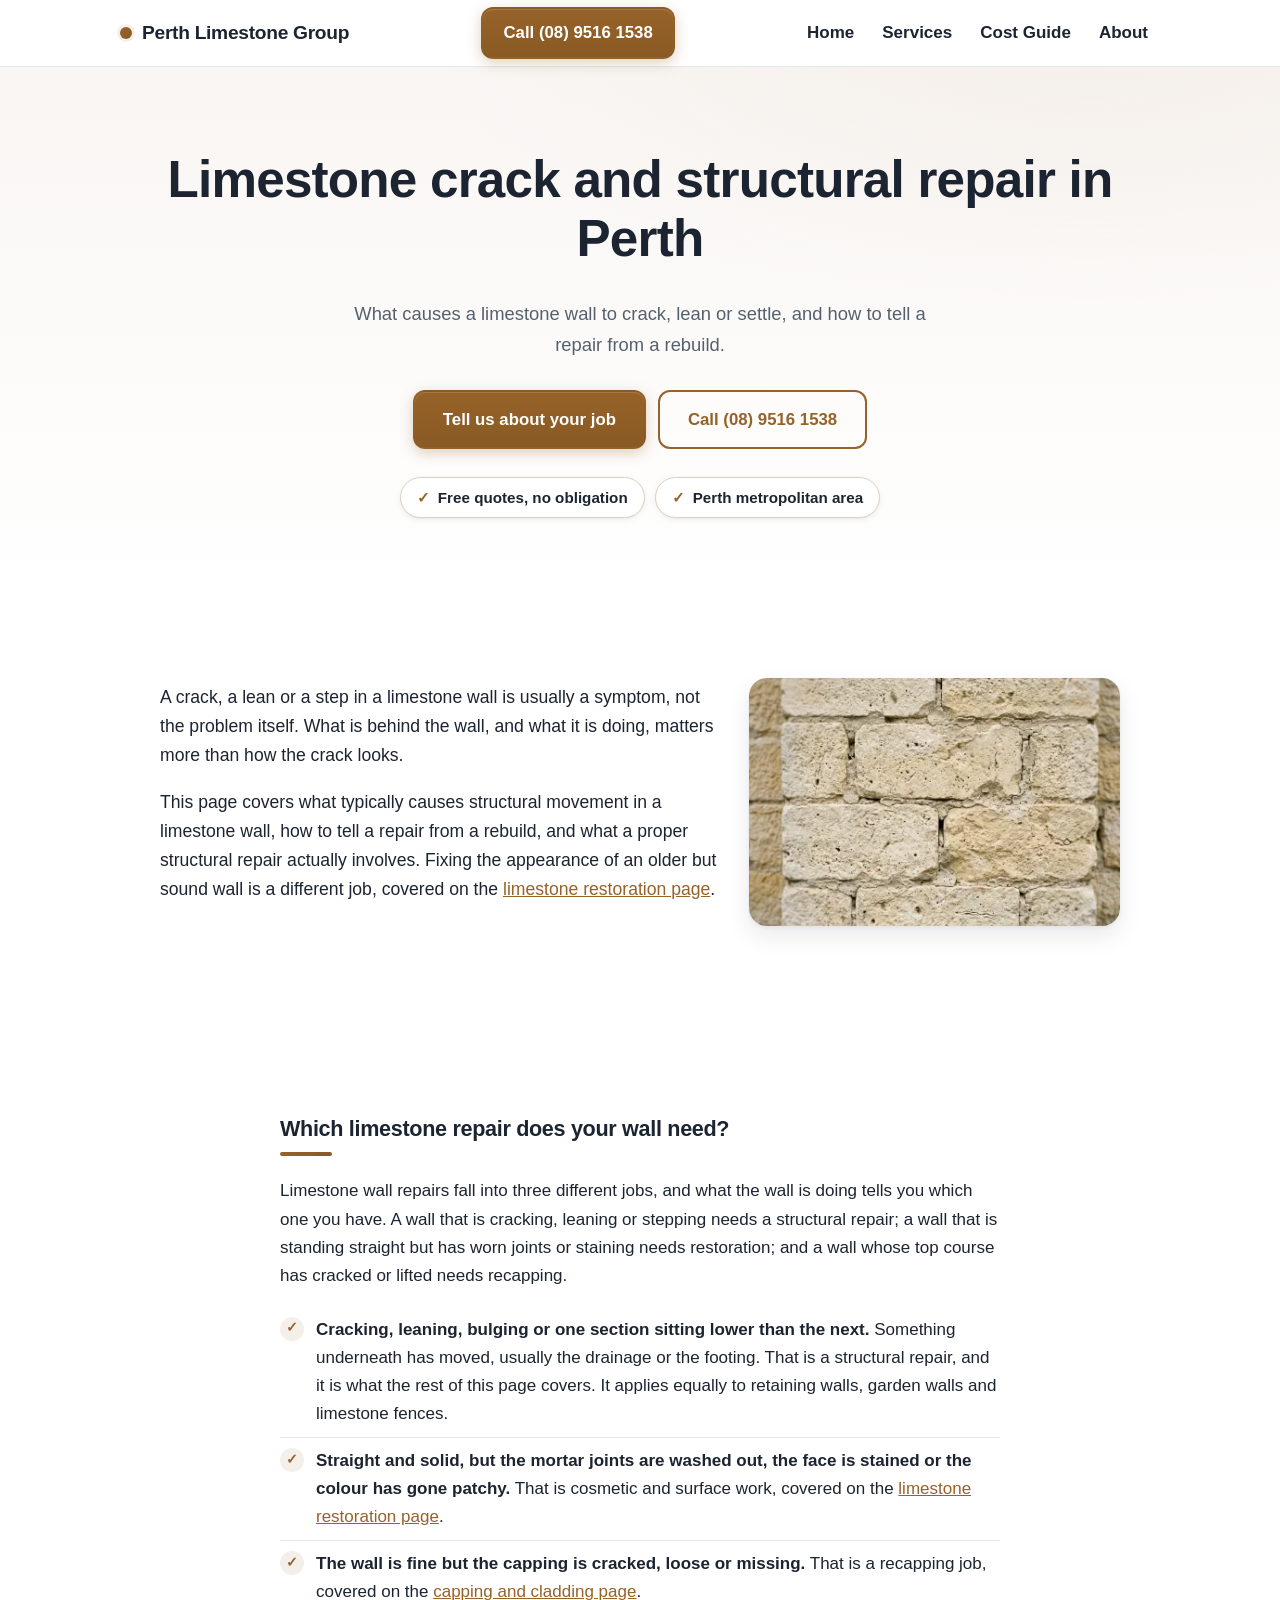
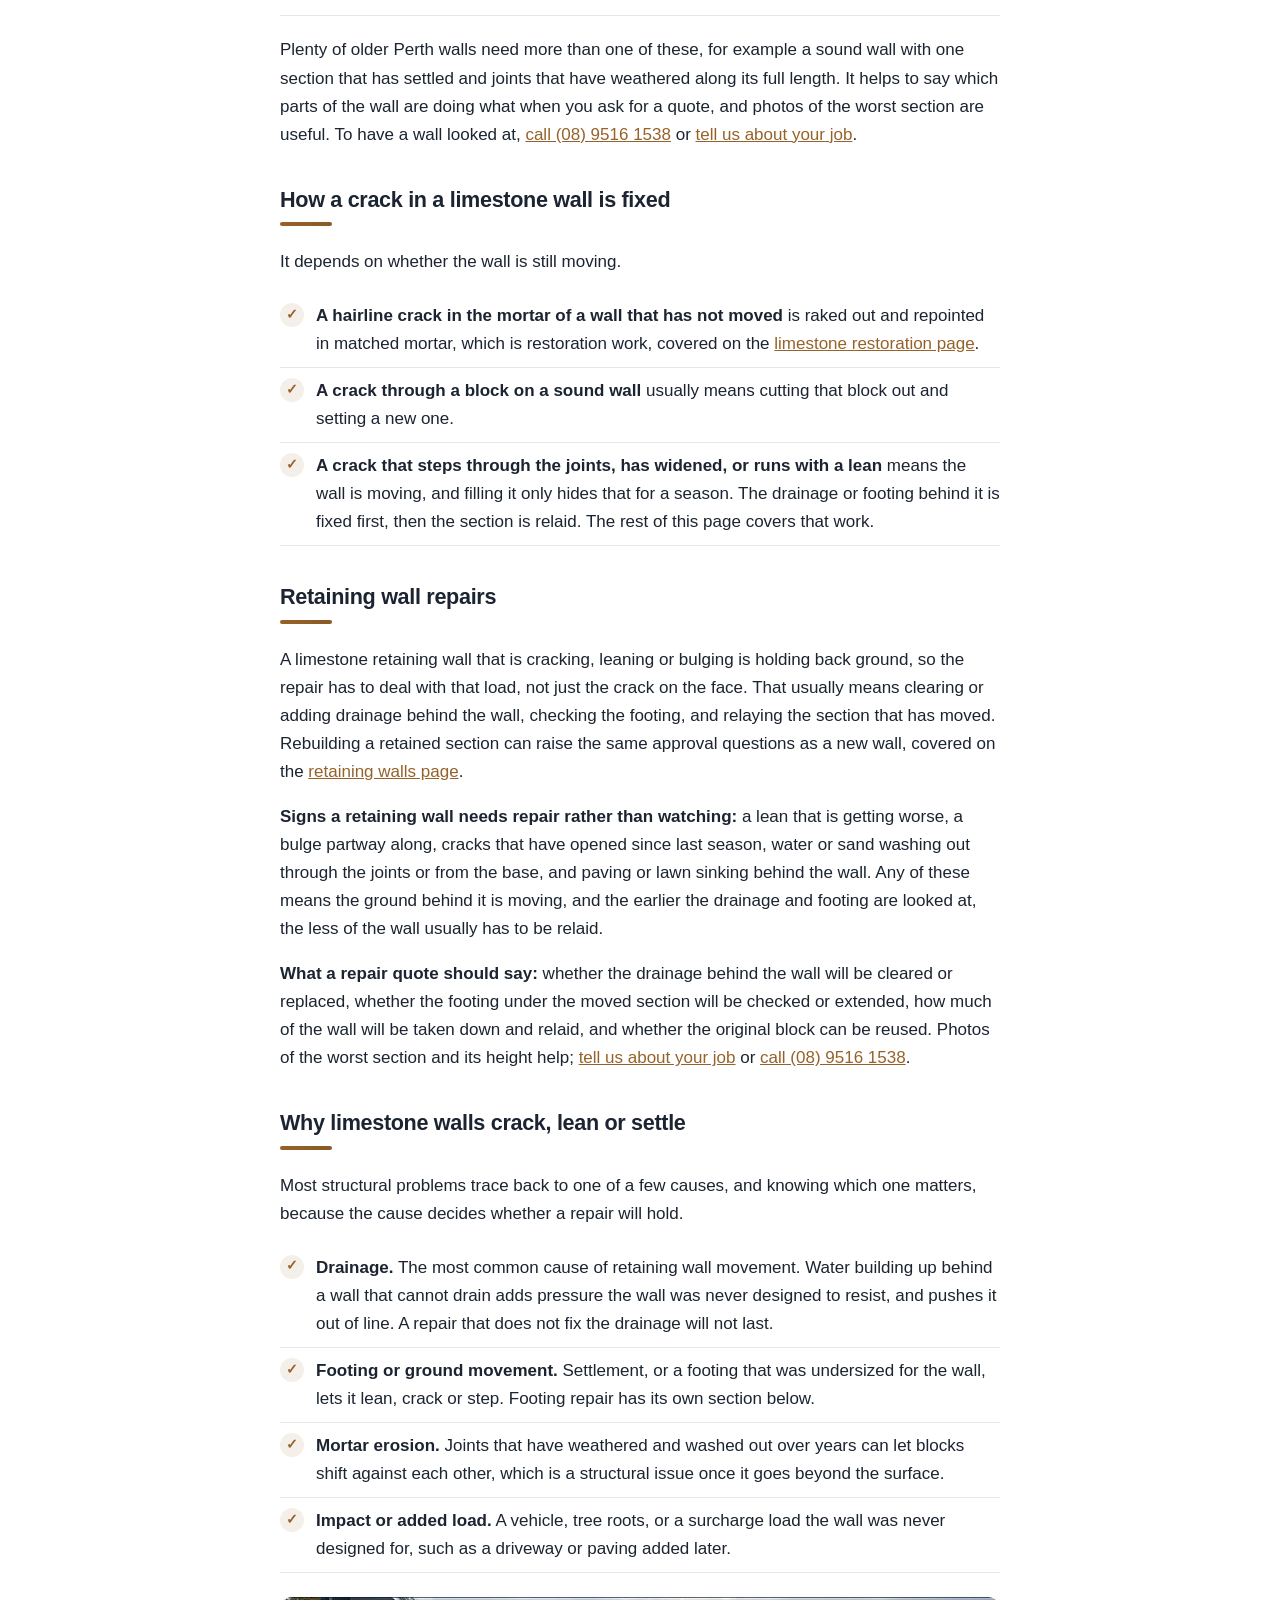
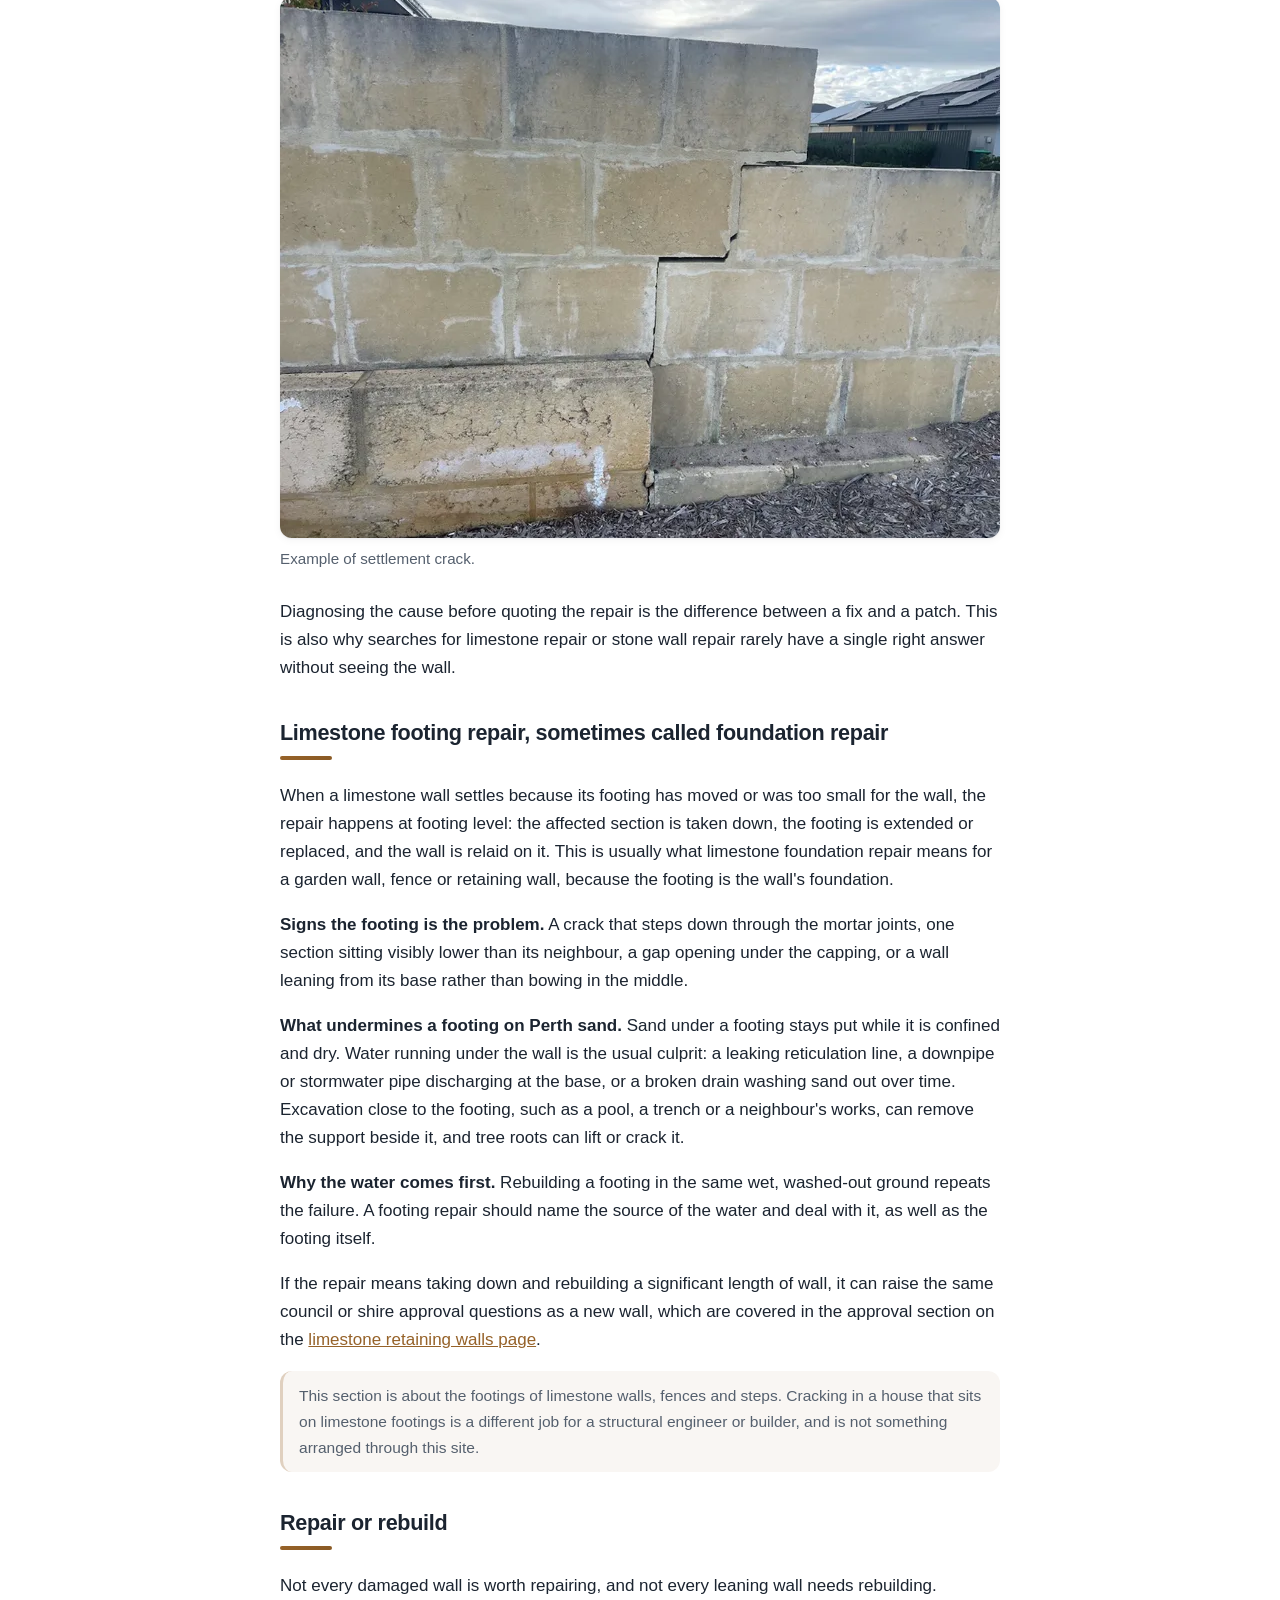
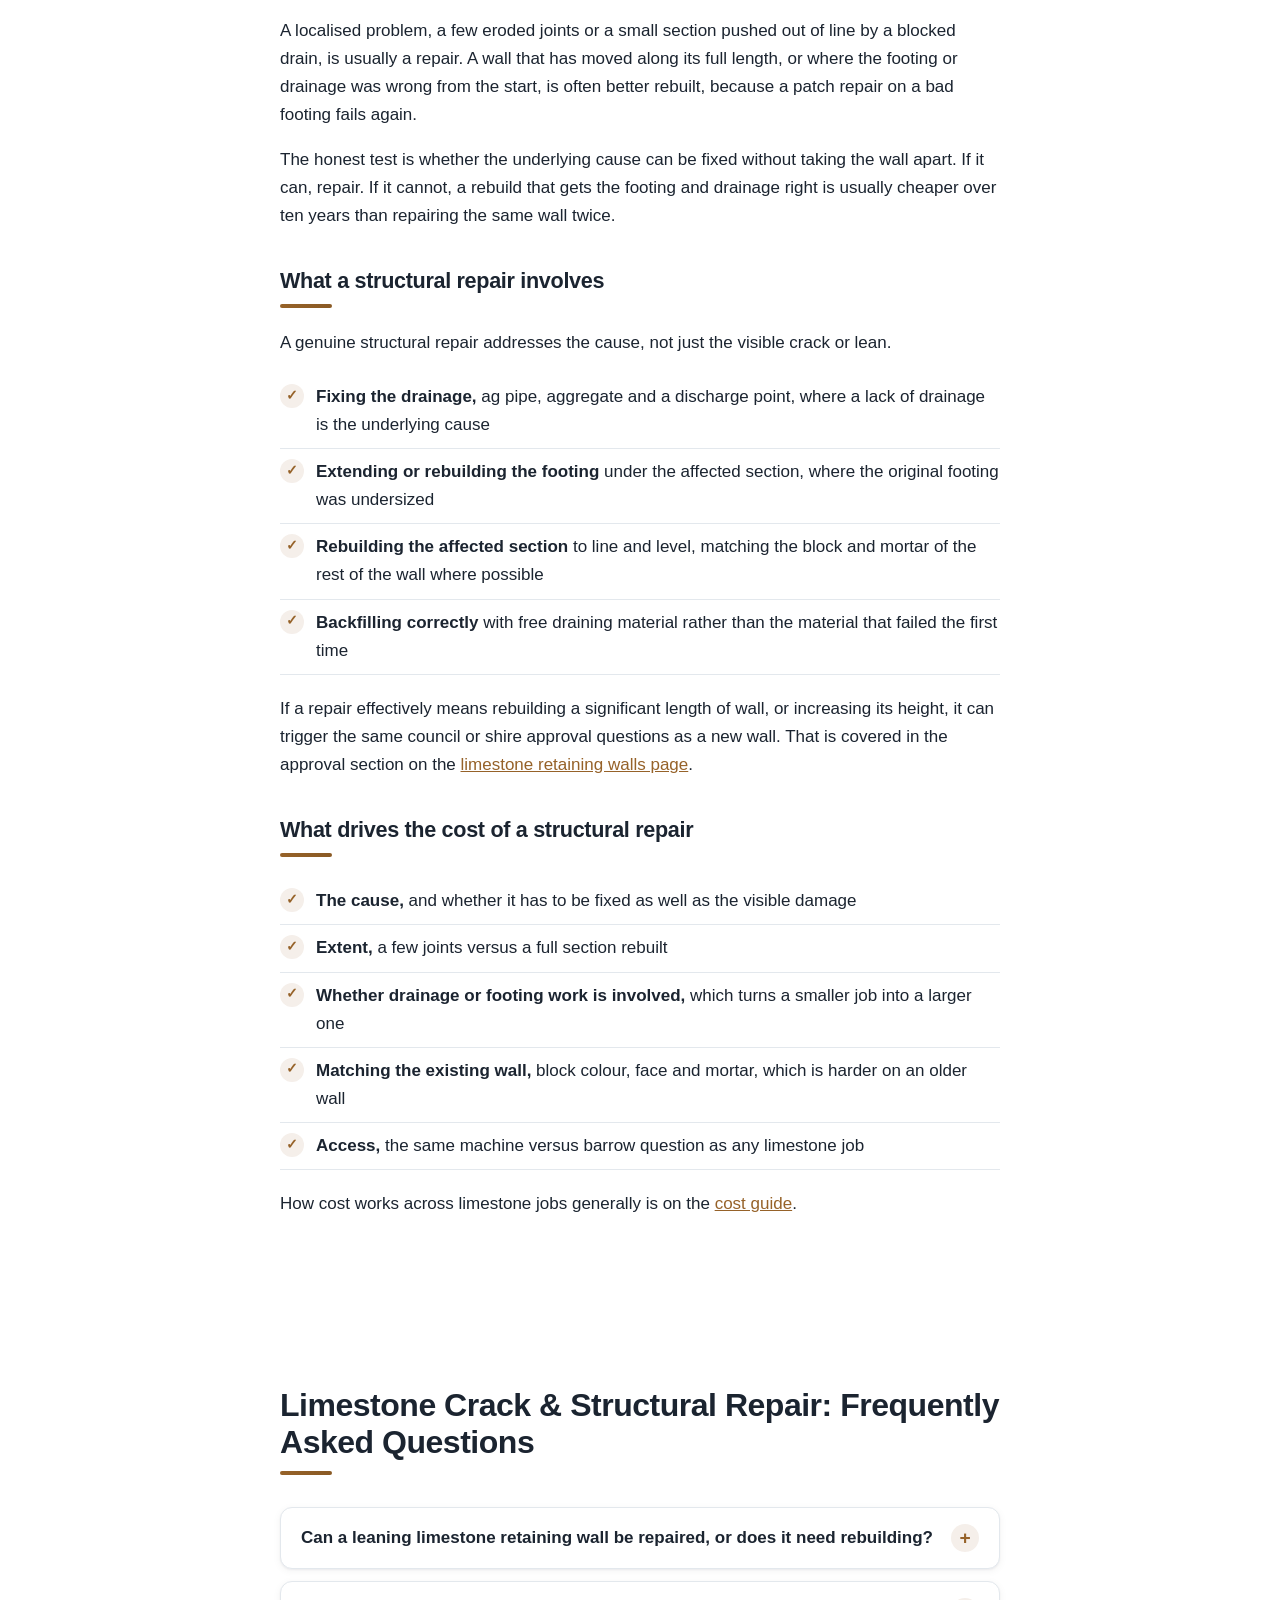
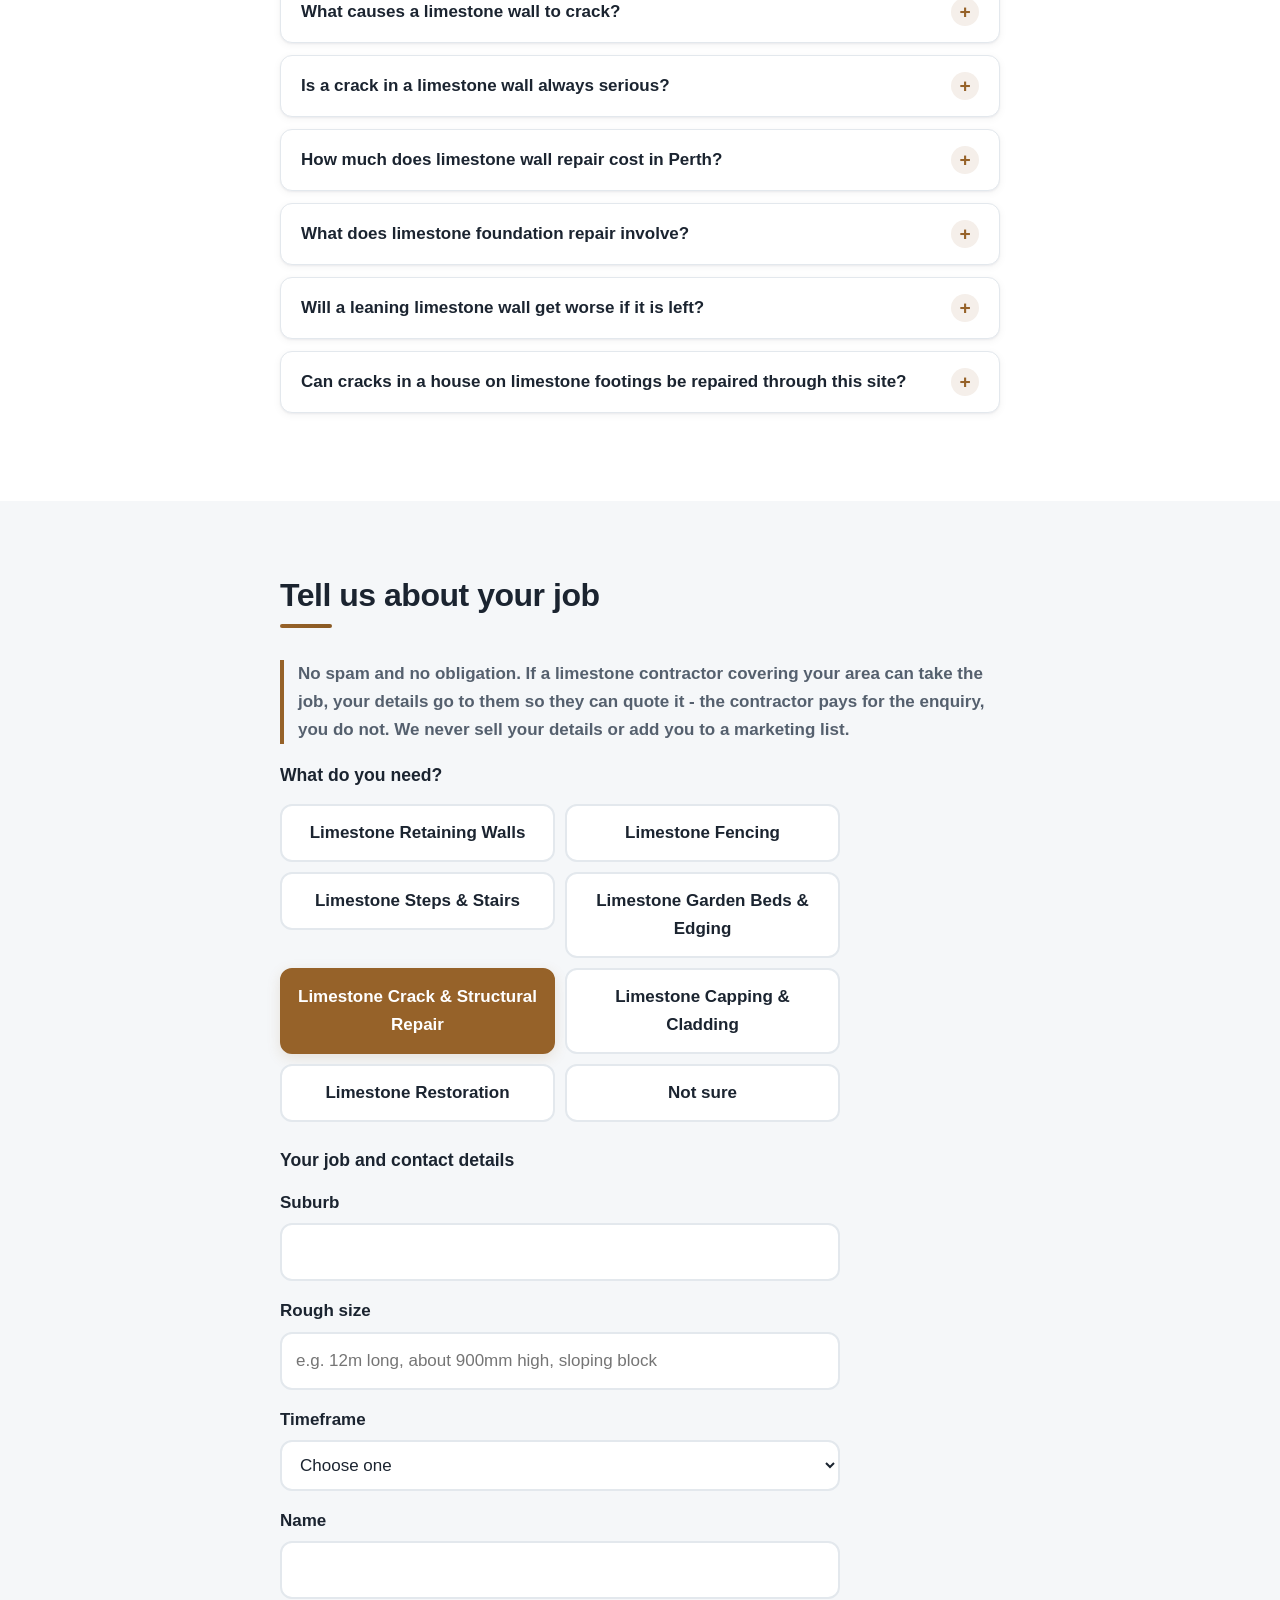
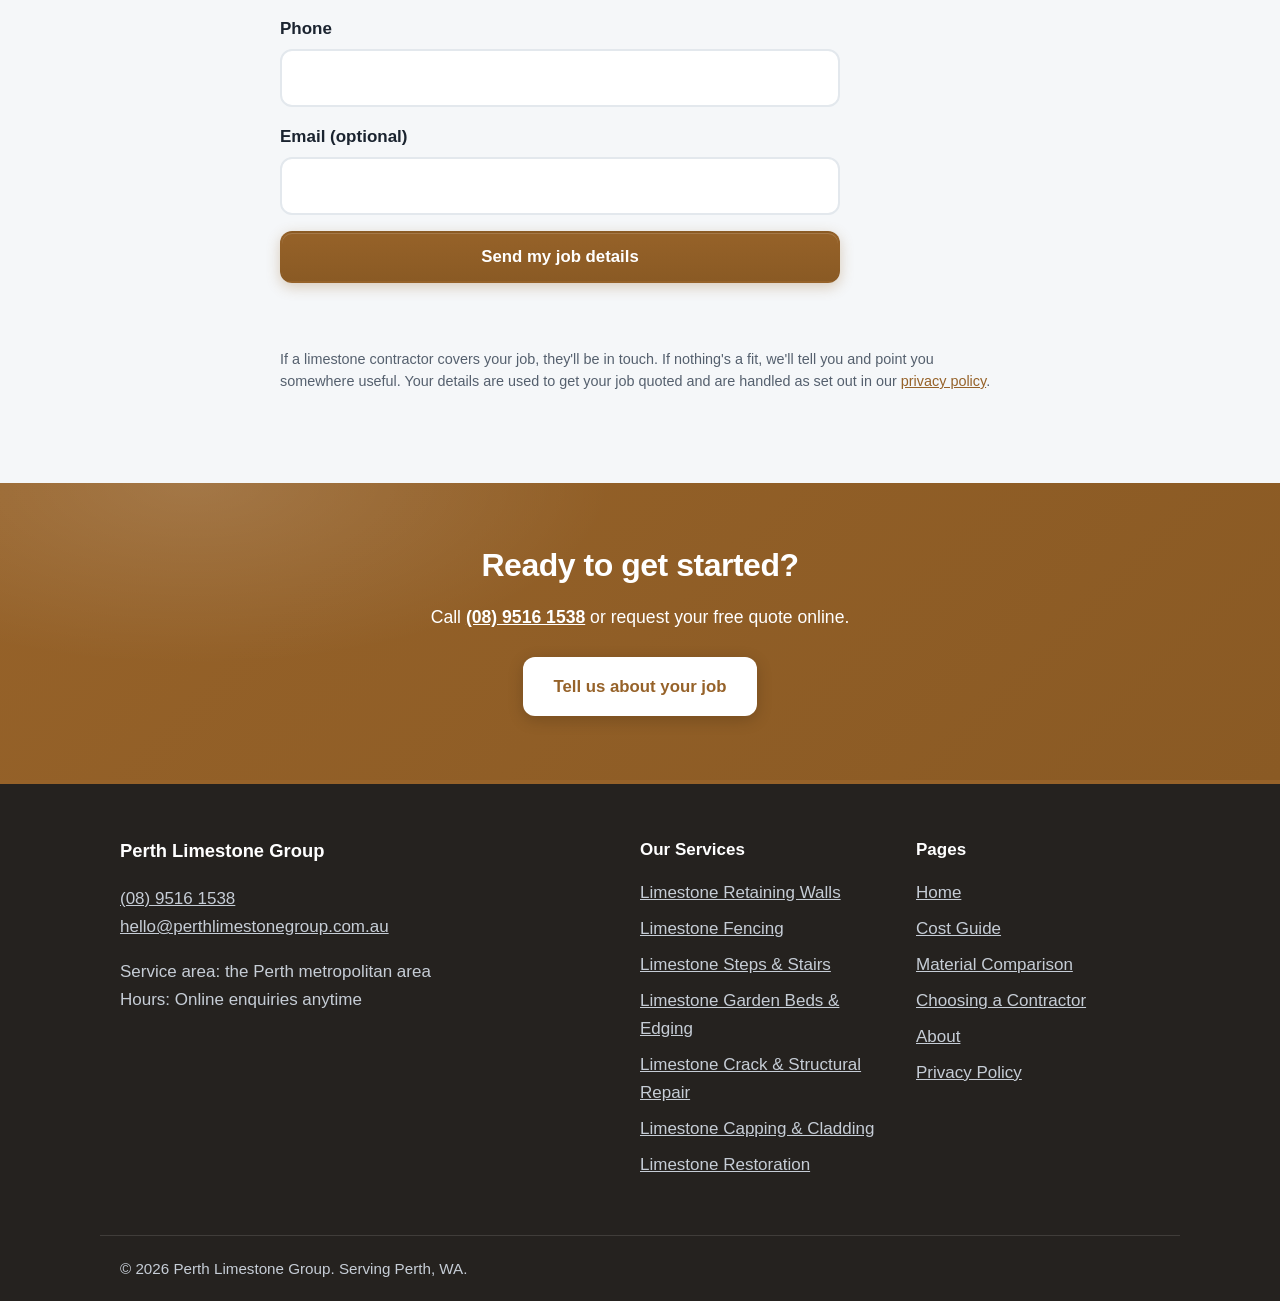
<file: limestone-crack-repair.html>
<!DOCTYPE html>
<html lang="en" data-style="classic" data-pattern="none">
<head>
  <meta charset="utf-8">
  <meta name="viewport" content="width=device-width, initial-scale=1">
  <title>Limestone Wall Repairs Perth | Crack &amp; Structural Repair</title>
  <meta name="description" content="Limestone wall repairs in Perth: which repair a wall needs, why walls crack, lean or settle, footing repair, and how to tell a repair from a rebuild.">
  <meta name="theme-color" content="#966229">
  <link rel="canonical" href="https://perthlimestonegroup.com.au/limestone-crack-repair.html">
  <link rel="icon" href="favicon.svg" type="image/svg+xml">
  <meta property="og:title" content="Limestone Wall Repairs Perth | Crack &amp; Structural Repair">
  <meta property="og:description" content="Limestone wall repairs in Perth: which repair a wall needs, why walls crack, lean or settle, footing repair, and how to tell a repair from a rebuild.">
  <meta property="og:url" content="https://perthlimestonegroup.com.au/limestone-crack-repair.html">
  <meta property="og:type" content="website">
  <meta property="og:image" content="https://perthlimestonegroup.com.au/images/og-image.png">
  <meta property="og:image:width" content="1200">
  <meta property="og:image:height" content="630">
  <meta name="twitter:card" content="summary_large_image">
  <style>:root {
--brand: #0b6e4f;
--brand-dark: #08523b;
--brand-contrast: #ffffff;
--brand-soft: #e7f1ed;          
--brand-softer: #f3f8f6;        
--brand-border: #b6d4c9;        
--brand-glow: rgba(11, 110, 79, 0.30);      
--brand-glow-soft: rgba(11, 110, 79, 0.15); 
--ink: #1b2430;
--muted: #55606e;
--bg: #ffffff;
--surface: #f5f7f9;
--border: #e3e8ed;
--footer-bg: #161d26;           
--footer-ink: #c6cdd6;
--radius: 12px;
--radius-lg: 18px;
--btn-radius: 12px;
--container: 1080px;
--font: -apple-system, BlinkMacSystemFont, "Segoe UI", Roboto, "Helvetica Neue",
Arial, sans-serif;
--font-head: var(--font);
--head-weight: 800;
--head-tracking: -0.015em;
--shadow-sm: 0 1px 2px rgba(16, 24, 32, 0.05), 0 2px 8px rgba(16, 24, 32, 0.05);
--shadow-md: 0 2px 4px rgba(16, 24, 32, 0.05), 0 10px 24px rgba(16, 24, 32, 0.09);
--shadow-lg: 0 4px 8px rgba(16, 24, 32, 0.06), 0 20px 48px rgba(16, 24, 32, 0.14);
--pattern: none;
--pattern-size: auto;
--pattern-ink: rgba(27, 36, 48, 0.06);
}
html[data-style="bold"] {
--radius: 16px;
--radius-lg: 22px;
--btn-radius: 999px;
--head-weight: 900;
--head-tracking: -0.025em;
}
html[data-style="soft"] {
--radius: 22px;
--radius-lg: 30px;
--btn-radius: 999px;
--font-head: ui-rounded, "SF Pro Rounded", "Segoe UI", Roboto, "Helvetica Neue",
Arial, sans-serif;
--border: #e8ecf0;
}
html[data-style="sharp"] {
--radius: 4px;
--radius-lg: 6px;
--btn-radius: 5px;
--head-tracking: -0.01em;
}
html[data-style="elegant"] {
--radius: 8px;
--radius-lg: 12px;
--btn-radius: 8px;
--font-head: "Iowan Old Style", "Palatino Linotype", Palatino, Georgia,
"Times New Roman", serif;
--head-weight: 700;
--head-tracking: 0;
}
html[data-pattern="dots"] {
--pattern: radial-gradient(var(--pattern-ink) 1.5px, transparent 1.5px);
--pattern-size: 26px 26px;
}
html[data-pattern="grid"] {
--pattern: linear-gradient(var(--pattern-ink) 1px, transparent 1px),
linear-gradient(90deg, var(--pattern-ink) 1px, transparent 1px);
--pattern-size: 34px 34px;
}
html[data-pattern="diagonal"] {
--pattern: repeating-linear-gradient(45deg,
var(--pattern-ink) 0 1px, transparent 1px 16px);
}
html[data-pattern="crosshatch"] {
--pattern: repeating-linear-gradient(45deg,
var(--pattern-ink) 0 1px, transparent 1px 14px),
repeating-linear-gradient(-45deg,
var(--pattern-ink) 0 1px, transparent 1px 14px);
}
*, *::before, *::after { box-sizing: border-box; }
html { scroll-behavior: smooth; }
body {
margin: 0;
font-family: var(--font);
font-size: 1.0625rem;
line-height: 1.65;
color: var(--ink);
background: var(--bg);
-webkit-text-size-adjust: 100%;
}
img { max-width: 100%; height: auto; display: block; }
h1, h2, h3 {
font-family: var(--font-head);
font-weight: var(--head-weight);
letter-spacing: var(--head-tracking);
line-height: 1.15;
margin: 0 0 0.6em;
}
h1 { font-size: clamp(2rem, 5.5vw, 3.2rem); }
h2 { font-size: clamp(1.45rem, 3.5vw, 2rem); }
h3 { font-size: 1.15rem; }
html[data-style="sharp"] h2 {
text-transform: uppercase;
letter-spacing: 0.05em;
font-size: clamp(1.25rem, 3vw, 1.6rem);
}
p { margin: 0 0 1em; }
ul, ol { margin: 0 0 1em; padding-left: 1.3em; }
a { color: var(--brand); }
a:hover { color: var(--brand-dark); }
::selection { background: var(--brand); color: var(--brand-contrast); }
:focus-visible {
outline: 3px solid var(--brand);
outline-offset: 2px;
}
[id] { scroll-margin-top: 90px; }
.container {
max-width: var(--container);
margin-inline: auto;
padding-inline: 20px;
}
.container.narrow { max-width: 760px; }
.center { text-align: center; }
.skip-link {
position: absolute;
left: -9999px;
top: 0;
background: var(--brand);
color: var(--brand-contrast);
padding: 10px 16px;
z-index: 100;
}
.skip-link:focus { left: 0; }
noscript .noscript-warning {
display: block;
padding: 16px 20px;
background: #fff3cd;
color: #5c4400;
text-align: center;
}
.btn {
display: inline-block;
padding: 14px 28px;
border-radius: var(--btn-radius);
font-weight: 700;
font-size: 1.05rem;
text-decoration: none;
text-align: center;
border: 2px solid transparent;
cursor: pointer;
transition: background-color 0.18s ease, color 0.18s ease,
box-shadow 0.18s ease, transform 0.18s ease,
border-color 0.18s ease;
}
.btn:active { transform: translateY(1px); }
.btn-primary {
background: linear-gradient(180deg, var(--brand), var(--brand-dark));
color: var(--brand-contrast);
box-shadow: 0 4px 14px var(--brand-glow), inset 0 1px 0 rgba(255, 255, 255, 0.15);
}
.btn-primary:hover {
background: var(--brand-dark);
color: var(--brand-contrast);
box-shadow: 0 8px 22px var(--brand-glow);
transform: translateY(-2px);
}
.btn-outline {
background: transparent;
color: var(--brand);
border-color: var(--brand);
}
.btn-outline:hover {
background: var(--brand);
color: var(--brand-contrast);
box-shadow: 0 6px 18px var(--brand-glow-soft);
transform: translateY(-2px);
}
.btn-invert {
background: var(--brand-contrast);
color: var(--brand);
box-shadow: 0 4px 16px rgba(0, 0, 0, 0.18);
}
.btn-invert:hover {
background: var(--bg);
color: var(--brand-dark);
transform: translateY(-2px);
box-shadow: 0 8px 24px rgba(0, 0, 0, 0.22);
}
.btn-block { display: block; width: 100%; }
.text-link { font-weight: 700; }
html[data-style="sharp"] .btn-primary {
background: var(--brand);
box-shadow: 4px 4px 0 var(--brand-glow-soft);
}
html[data-style="sharp"] .btn-primary:hover {
background: var(--brand-dark);
box-shadow: 6px 6px 0 var(--brand-glow-soft);
transform: translate(-2px, -2px);
}
#site-header {
border-bottom: 1px solid var(--border);
background: rgba(255, 255, 255, 0.86);
-webkit-backdrop-filter: blur(12px);
backdrop-filter: blur(12px);
position: sticky;
top: 0;
z-index: 50;
transition: box-shadow 0.25s ease;
}
#site-header.scrolled { box-shadow: 0 4px 24px rgba(16, 24, 32, 0.09); }
.header-inner {
display: flex;
align-items: center;
justify-content: space-between;
gap: 16px;
min-height: 66px;
flex-wrap: wrap;
}
.logo {
display: inline-flex;
align-items: center;
gap: 10px;
font-family: var(--font-head);
font-weight: var(--head-weight);
font-size: 1.2rem;
letter-spacing: var(--head-tracking);
color: var(--ink);
text-decoration: none;
padding-block: 12px;
}
.logo::before {
content: "";
flex: none;
width: 12px;
height: 12px;
border-radius: 50%;
background: linear-gradient(135deg, var(--brand), var(--brand-dark));
box-shadow: 0 0 0 3px var(--brand-soft);
}
html[data-style="sharp"] .logo::before { border-radius: 2px; }
html[data-style="elegant"] .logo::before { border-radius: 50%; width: 9px; height: 9px; }
.header-actions {
display: flex;
align-items: center;
gap: 8px;
}
.nav-toggle {
display: inline-flex;
flex-direction: column;
gap: 5px;
background: none;
border: 0;
padding: 10px;
cursor: pointer;
}
.nav-toggle span {
width: 24px;
height: 3px;
background: var(--ink);
border-radius: 2px;
}
.site-nav {
display: none;
width: 100%;
padding-bottom: 16px;
}
.site-nav.open { display: block; }
.site-nav ul {
list-style: none;
margin: 0 0 12px;
padding: 0;
}
.site-nav li a {
display: block;
padding: 10px 4px;
color: var(--ink);
text-decoration: none;
font-weight: 600;
border-bottom: 1px solid var(--border);
}
.site-nav li a.active,
.site-nav li a:hover { color: var(--brand); }
.nav-phone { white-space: nowrap; }
@media (min-width: 800px) {
.nav-toggle { display: none; }
.site-nav {
display: flex !important;
align-items: center;
gap: 8px;
width: auto;
padding-bottom: 0;
}
.site-nav ul {
display: flex;
gap: 4px;
margin: 0;
}
.site-nav li a {
border-bottom: 0;
padding: 8px 12px;
position: relative;
}
.site-nav li a::after {
content: "";
position: absolute;
left: 12px;
right: 12px;
bottom: 2px;
height: 2px;
border-radius: 2px;
background: linear-gradient(90deg, var(--brand), var(--brand-dark));
transform: scaleX(0);
transform-origin: left;
transition: transform 0.2s ease;
}
.site-nav li a:hover::after,
.site-nav li a.active::after { transform: scaleX(1); }
.nav-phone { margin-left: 12px; padding: 10px 20px; }
}
.hero {
position: relative;
overflow: hidden;
background:
radial-gradient(1100px 500px at 85% -10%, var(--brand-soft), transparent 60%),
linear-gradient(180deg, var(--brand-softer), var(--bg));
padding-block: 60px;
text-align: center;
}
.hero::before {
content: "";
position: absolute;
inset: 0;
pointer-events: none;
background-image: var(--pattern);
background-size: var(--pattern-size);
-webkit-mask-image: linear-gradient(180deg, #000 55%, transparent);
mask-image: linear-gradient(180deg, #000 55%, transparent);
}
.hero .container { position: relative; }
.hero-sub {
font-size: 1.15rem;
color: var(--muted);
max-width: 620px;
margin: 0 auto 1.6em;
}
.hero-actions {
display: flex;
flex-direction: column;
gap: 12px;
align-items: center;
margin-bottom: 28px;
}
.value-props {
list-style: none;
margin: 0;
padding: 0;
display: flex;
flex-wrap: wrap;
justify-content: center;
gap: 10px;
}
.value-props li {
display: inline-flex;
align-items: center;
gap: 8px;
padding: 7px 16px;
border-radius: 999px;
background: var(--bg);
border: 1px solid var(--brand-border);
box-shadow: var(--shadow-sm);
color: var(--ink);
font-weight: 600;
font-size: 0.95rem;
}
.value-props li::before {
content: "\2713";
color: var(--brand);
font-weight: 800;
}
html[data-style="sharp"] .value-props li { border-radius: var(--radius); }
@media (min-width: 640px) {
.hero { padding-block: 84px; }
.hero-actions { flex-direction: row; justify-content: center; }
}
.hero-grid {
display: grid;
gap: 40px;
grid-template-columns: 1fr;
align-items: center;
}
.hero-media { position: relative; }
.hero-img {
position: relative;
border-radius: var(--radius-lg);
width: 100%;
max-width: 520px;
margin-inline: auto;
box-shadow: var(--shadow-lg);
}
@media (min-width: 900px) {
.hero.has-media .hero-grid { grid-template-columns: 1.1fr 0.9fr; }
.hero.has-media { text-align: left; }
.hero.has-media .hero-sub { margin-inline: 0; }
.hero.has-media .hero-actions { justify-content: flex-start; }
.hero.has-media .value-props { justify-content: flex-start; }
.hero.has-media .hero-img { margin-inline: 0 0; max-width: 100%; }
}
html[data-style="bold"] .hero {
background: linear-gradient(135deg, var(--brand) 0%, var(--brand-dark) 100%);
color: var(--brand-contrast);
--pattern-ink: rgba(255, 255, 255, 0.12);
clip-path: polygon(0 0, 100% 0, 100% calc(100% - 3rem), 0 100%);
padding-bottom: calc(60px + 3rem);
}
@media (min-width: 640px) {
html[data-style="bold"] .hero { padding-bottom: calc(84px + 3rem); }
}
html[data-style="bold"] .hero-sub { color: rgba(255, 255, 255, 0.88); }
html[data-style="bold"] .hero .btn-primary {
background: var(--brand-contrast);
color: var(--brand);
box-shadow: 0 6px 20px rgba(0, 0, 0, 0.22);
}
html[data-style="bold"] .hero .btn-primary:hover { color: var(--brand-dark); }
html[data-style="bold"] .hero .btn-outline {
color: var(--brand-contrast);
border-color: rgba(255, 255, 255, 0.65);
}
html[data-style="bold"] .hero .btn-outline:hover {
background: rgba(255, 255, 255, 0.14);
border-color: var(--brand-contrast);
color: var(--brand-contrast);
}
html[data-style="bold"] .hero .value-props li {
background: rgba(255, 255, 255, 0.12);
border-color: rgba(255, 255, 255, 0.28);
color: var(--brand-contrast);
box-shadow: none;
}
html[data-style="bold"] .hero .value-props li::before { color: var(--brand-contrast); }
html[data-style="bold"] .hero-media::before {
content: "";
position: absolute;
inset: 20px -20px -20px 20px;
border-radius: var(--radius-lg);
background: rgba(255, 255, 255, 0.14);
}
html[data-style="soft"] .hero {
background: var(--brand-soft);
border-radius: 0 0 3rem 3rem;
}
html[data-style="soft"] .hero-img {
border-radius: 38% 62% 63% 37% / 41% 44% 56% 59%;
box-shadow: 0 24px 48px var(--brand-glow-soft);
}
html[data-style="soft"] .value-props li { border-color: var(--border); }
html[data-style="sharp"] .hero {
background: var(--bg);
border-bottom: 3px solid var(--ink);
}
html[data-style="sharp"] .hero::before {
-webkit-mask-image: none;
mask-image: none;
}
html[data-style="sharp"] .hero-img {
border-radius: 0;
box-shadow: 10px 10px 0 var(--brand);
max-width: calc(100% - 10px);
}
html[data-style="elegant"] .hero {
background: linear-gradient(180deg, var(--brand-softer), var(--bg));
border-bottom: 1px solid var(--border);
}
html[data-style="elegant"] .hero-media {
padding: 12px;
background: var(--bg);
border: 1px solid var(--border);
border-radius: var(--radius-lg);
box-shadow: var(--shadow-md);
max-width: 544px;
margin-inline: auto;
}
html[data-style="elegant"] .hero-img { box-shadow: none; border-radius: var(--radius); }
.section { padding-block: 60px; }
.section-alt { background: var(--surface); }
html[data-style="soft"] .section-alt { background: var(--brand-softer); }
@media (min-width: 800px) {
.section { padding-block: 76px; }
}
.section h2 {
position: relative;
padding-bottom: 14px;
margin-bottom: 1em;
}
.section h2::after {
content: "";
position: absolute;
left: 0;
bottom: 0;
width: 52px;
height: 4px;
border-radius: 999px;
background: linear-gradient(90deg, var(--brand), var(--brand-dark));
}
html[data-style="sharp"] .section h2::after { border-radius: 0; height: 5px; }
html[data-style="elegant"] .section h2::after {
height: 2px;
width: 64px;
background: var(--brand);
}
.page-head {
position: relative;
overflow: hidden;
background:
radial-gradient(900px 300px at 90% -30%, var(--brand-soft), transparent 60%),
linear-gradient(180deg, var(--brand-softer), var(--bg));
padding-block: 48px;
}
.page-head::before {
content: "";
position: absolute;
inset: 0;
pointer-events: none;
background-image: var(--pattern);
background-size: var(--pattern-size);
-webkit-mask-image: linear-gradient(180deg, #000 40%, transparent);
mask-image: linear-gradient(180deg, #000 40%, transparent);
}
.page-head .container { position: relative; }
.page-head h1 { margin-bottom: 0; }
html[data-style="bold"] .page-head {
background: linear-gradient(135deg, var(--brand), var(--brand-dark));
color: var(--brand-contrast);
--pattern-ink: rgba(255, 255, 255, 0.12);
}
html[data-style="sharp"] .page-head { border-bottom: 3px solid var(--ink); }
.lead { font-size: 1.1rem; }
.grid-3, .grid-2 {
display: grid;
gap: 22px;
grid-template-columns: 1fr;
}
@media (min-width: 640px) {
.grid-3 { grid-template-columns: repeat(2, 1fr); }
}
@media (min-width: 900px) {
.grid-3 { grid-template-columns: repeat(3, 1fr); }
.grid-2 { grid-template-columns: repeat(2, 1fr); gap: 48px; }
}
.card {
position: relative;
overflow: hidden;
background: var(--bg);
border: 1px solid var(--border);
border-radius: var(--radius);
padding: 26px;
display: flex;
flex-direction: column;
box-shadow: var(--shadow-sm);
transition: transform 0.22s ease, box-shadow 0.22s ease, border-color 0.22s ease;
}
.card::before {
content: "";
position: absolute;
top: 0;
left: 0;
right: 0;
height: 4px;
background: linear-gradient(90deg, var(--brand), var(--brand-dark));
transform: scaleX(0);
transform-origin: left;
transition: transform 0.25s ease;
}
.card:hover {
transform: translateY(-5px);
box-shadow: var(--shadow-md), 0 12px 28px var(--brand-glow-soft);
border-color: var(--brand-border);
}
.card:hover::before { transform: scaleX(1); }
.card h3 a { color: var(--ink); text-decoration: none; }
.card h3 a:hover { color: var(--brand); }
.card p { flex: 1; color: var(--muted); }
.card-link { font-weight: 700; text-decoration: none; }
.card-link:hover { text-decoration: underline; text-underline-offset: 3px; }
html[data-style="sharp"] .card {
border-color: var(--ink);
box-shadow: 6px 6px 0 var(--brand-soft);
}
html[data-style="sharp"] .card:hover {
transform: translate(-2px, -2px);
box-shadow: 9px 9px 0 var(--brand-soft);
border-color: var(--ink);
}
html[data-style="sharp"] .card::before { transform: scaleX(1); }
.area-links {
list-style: none;
margin: 0;
padding: 0;
display: flex;
flex-wrap: wrap;
gap: 10px;
}
.area-links a {
display: block;
padding: 10px 20px;
border: 1px solid var(--border);
border-radius: 999px;
background: var(--bg);
color: var(--ink);
font-weight: 600;
text-decoration: none;
box-shadow: var(--shadow-sm);
transition: border-color 0.18s ease, color 0.18s ease,
transform 0.18s ease, box-shadow 0.18s ease;
}
.area-links a:hover {
border-color: var(--brand);
color: var(--brand);
transform: translateY(-2px);
box-shadow: 0 6px 16px var(--brand-glow-soft);
}
html[data-style="sharp"] .area-links a { border-radius: var(--radius); }
.steps {
list-style: none;
margin: 0;
padding: 0;
display: grid;
gap: 30px;
grid-template-columns: 1fr;
counter-reset: step;
}
@media (min-width: 800px) {
.steps { grid-template-columns: repeat(3, 1fr); }
.step { position: relative; }
.step:not(:last-child)::after {
content: "";
position: absolute;
top: 26px;
left: 68px;
right: -14px;
border-top: 2px dashed var(--brand-border);
}
}
.step-num {
position: relative;
z-index: 1;
display: inline-flex;
align-items: center;
justify-content: center;
width: 52px;
height: 52px;
border-radius: 50%;
background: linear-gradient(135deg, var(--brand), var(--brand-dark));
color: var(--brand-contrast);
font-weight: 800;
font-size: 1.2rem;
margin-bottom: 12px;
box-shadow: 0 8px 18px var(--brand-glow-soft), inset 0 1px 0 rgba(255, 255, 255, 0.2);
}
html[data-style="sharp"] .step-num { border-radius: var(--radius); }
.step-num svg {
width: 24px;
height: 24px;
}
.step-label {
display: block;
font-size: 0.85rem;
font-weight: 800;
letter-spacing: 0.07em;
text-transform: uppercase;
color: var(--brand);
margin-bottom: 4px;
}
.how-it-works.compact { padding-block: 44px; }
.how-it-works.compact .step p { color: var(--muted); font-size: 0.97rem; }
.check-list {
list-style: none;
padding: 0;
}
.check-list li {
padding: 9px 0 9px 36px;
position: relative;
border-bottom: 1px solid var(--border);
}
.check-list li::before {
content: "\2713";
position: absolute;
left: 0;
top: 10px;
width: 24px;
height: 24px;
display: inline-flex;
align-items: center;
justify-content: center;
border-radius: 50%;
background: var(--brand-soft);
color: var(--brand);
font-weight: 800;
font-size: 0.85rem;
}
html[data-style="sharp"] .check-list li::before { border-radius: 4px; }
.intro-grid {
display: grid;
gap: 32px;
grid-template-columns: 1fr;
align-items: center;
max-width: 1000px;
}
.service-img {
border-radius: var(--radius-lg);
width: 100%;
max-width: 520px;
margin-inline: auto;
box-shadow: var(--shadow-md);
}
html[data-style="soft"] .service-img {
border-radius: 58% 42% 40% 60% / 55% 48% 52% 45%;
}
html[data-style="sharp"] .service-img {
border-radius: 0;
box-shadow: 8px 8px 0 var(--brand);
max-width: calc(100% - 8px);
}
html[data-style="elegant"] .intro-media {
padding: 10px;
background: var(--bg);
border: 1px solid var(--border);
border-radius: var(--radius-lg);
box-shadow: var(--shadow-sm);
max-width: 540px;
margin-inline: auto;
}
html[data-style="elegant"] .service-img { box-shadow: none; border-radius: var(--radius); }
@media (min-width: 900px) {
.intro-grid { grid-template-columns: 1.2fr 0.8fr; }
.service-img { max-width: 100%; }
html[data-style="sharp"] .service-img { max-width: calc(100% - 8px); }
}
.price-note {
background: linear-gradient(180deg, var(--brand-softer), var(--bg));
border: 1px solid var(--brand-border);
border-left: 4px solid var(--brand);
border-radius: var(--radius);
padding: 18px 20px;
font-size: 1.02rem;
box-shadow: var(--shadow-sm);
}
.faq-item {
border: 1px solid var(--border);
border-radius: var(--radius);
background: var(--bg);
margin-bottom: 12px;
box-shadow: var(--shadow-sm);
transition: border-color 0.2s ease, box-shadow 0.2s ease;
}
.faq-item[open] {
border-color: var(--brand-border);
box-shadow: var(--shadow-md);
}
.faq-item summary {
display: flex;
align-items: center;
justify-content: space-between;
gap: 16px;
padding: 16px 20px;
font-weight: 700;
cursor: pointer;
list-style: none;
}
.faq-item summary::-webkit-details-marker { display: none; }
.faq-item summary::after {
content: "+";
flex: none;
display: inline-flex;
align-items: center;
justify-content: center;
width: 28px;
height: 28px;
border-radius: 50%;
background: var(--brand-soft);
color: var(--brand);
font-weight: 700;
font-size: 1.2rem;
line-height: 1;
transition: transform 0.25s ease;
}
.faq-item[open] summary::after { transform: rotate(45deg); }
html[data-style="sharp"] .faq-item summary::after { border-radius: 4px; }
.faq-item summary:hover { color: var(--brand); }
.faq-answer { padding: 0 20px 4px; color: var(--muted); }
.cta-band {
position: relative;
overflow: hidden;
background: linear-gradient(135deg, var(--brand) 0%, var(--brand-dark) 100%);
color: var(--brand-contrast);
text-align: center;
padding-block: 64px;
--pattern-ink: rgba(255, 255, 255, 0.1);
}
.cta-band::before {
content: "";
position: absolute;
inset: 0;
pointer-events: none;
background-image: var(--pattern);
background-size: var(--pattern-size);
}
.cta-band::after {
content: "";
position: absolute;
inset: 0;
pointer-events: none;
background: radial-gradient(600px 260px at 15% 0%, rgba(255, 255, 255, 0.14), transparent 70%);
}
.cta-band .container { position: relative; z-index: 1; }
.cta-band a:not(.btn) {
color: var(--brand-contrast);
font-weight: 800;
}
.cta-band p { font-size: 1.1rem; margin-bottom: 1.4em; }
html[data-style="sharp"] .cta-band { background: var(--brand); }
.testimonial {
margin: 0;
background: var(--surface);
border: 1px solid var(--border);
border-radius: var(--radius);
padding: 26px;
box-shadow: var(--shadow-sm);
}
.testimonial blockquote { margin: 0 0 12px; font-style: italic; }
.testimonial blockquote::before {
content: "\201C";
display: block;
font-family: Georgia, serif;
font-size: 2.6rem;
line-height: 0.6;
color: var(--brand);
margin-bottom: 10px;
}
.testimonial figcaption { font-weight: 700; }
.photo { margin: 0; }
.photo img { border-radius: var(--radius); box-shadow: var(--shadow-sm); }
.photo figcaption { color: var(--muted); font-size: 0.95rem; margin-top: 8px; }
.contact-lines {
background: var(--brand-softer);
border: 1px solid var(--border);
border-radius: var(--radius);
padding: 20px 24px;
line-height: 2;
}
.reassurance {
font-weight: 600;
color: var(--muted);
border-left: 4px solid var(--brand);
padding-left: 14px;
}
#quote-form { max-width: 560px; }
.form-step {
border: 0;
padding: 0;
margin: 0 0 24px;
}
.form-step legend {
font-weight: 700;
font-size: 1.1rem;
margin-bottom: 14px;
padding: 0;
}
.service-options {
display: grid;
gap: 10px;
grid-template-columns: 1fr;
}
@media (min-width: 560px) {
.service-options { grid-template-columns: repeat(2, 1fr); }
}
.service-option {
display: block;
cursor: pointer;
}
.service-option input {
position: absolute;
opacity: 0;
}
.service-option span {
display: block;
padding: 13px 16px;
border: 2px solid var(--border);
border-radius: var(--radius);
background: var(--bg);
font-weight: 600;
text-align: center;
transition: border-color 0.15s ease, background-color 0.15s ease,
color 0.15s ease, box-shadow 0.15s ease;
}
.service-option span:hover { border-color: var(--brand-border); }
.service-option input:checked + span {
border-color: var(--brand);
background: var(--brand);
color: var(--brand-contrast);
box-shadow: 0 4px 14px var(--brand-glow-soft);
}
.service-option input:focus-visible + span {
outline: 3px solid var(--brand);
outline-offset: 2px;
}
.form-field { margin-bottom: 16px; }
.form-field label {
display: block;
font-weight: 700;
margin-bottom: 6px;
}
.form-field input,
.form-field select {
width: 100%;
padding: 13px 14px;
font: inherit;
color: var(--ink);
border: 2px solid var(--border);
border-radius: var(--radius);
background: var(--bg);
transition: border-color 0.15s ease, box-shadow 0.15s ease;
}
.form-field input:focus,
.form-field select:focus {
border-color: var(--brand);
box-shadow: 0 0 0 4px var(--brand-glow-soft);
outline: none;
}
.form-note {
margin-top: 14px;
font-size: 0.9rem;
color: var(--muted);
line-height: 1.5;
}
.form-status { font-weight: 600; min-height: 1.5em; }
.form-status.error { color: #b3261e; }
.form-status.success {
color: var(--brand-dark);
font-size: 1.15rem;
}
.prose h2 { margin-top: 1.8em; font-size: 1.3rem; }
.guide h2 { margin-top: 1.8em; font-size: 1.35rem; }
.guide h3 { margin-top: 1.3em; font-size: 1.1rem; }
.guide p { margin-bottom: 1em; }
.guide .lead + .lead { margin-top: -0.4em; }
.guide .check-list,
.guide .guide-steps { margin: 0.4em 0 1.2em; }
.guide-byline,
.guide-reviewed {
color: var(--muted);
font-size: 0.95rem;
margin-bottom: 0.4em;
}
.guide-byline { font-style: italic; }
.guide-reviewed { font-weight: 700; }
.guide-steps {
padding-left: 1.2em;
}
.guide-steps li { margin-bottom: 0.6em; }
.guide-note {
background: var(--brand-softer);
border-left: 3px solid var(--brand-border);
border-radius: var(--radius);
padding: 12px 16px;
color: var(--muted);
font-size: 0.97rem;
}
.guide-figure { margin: 1.4em 0 1.6em; }
.table-wrap {
overflow-x: auto;
margin: 1.2em 0 1.6em;
border: 1px solid var(--border);
border-radius: var(--radius);
}
.guide-table {
border-collapse: collapse;
width: 100%;
min-width: 560px;
font-size: 0.92rem;
}
.guide-table th,
.guide-table td {
border-bottom: 1px solid var(--border);
border-right: 1px solid var(--border);
padding: 9px 12px;
text-align: left;
vertical-align: top;
}
.guide-table th:last-child,
.guide-table td:last-child { border-right: none; }
.guide-table tbody tr:last-child td { border-bottom: none; }
.guide-table thead th {
background: var(--brand-soft);
color: var(--ink);
font-weight: 700;
position: sticky;
top: 0;
}
.guide-table tbody tr:nth-child(even) { background: var(--brand-softer); }
#site-footer {
background: var(--footer-bg);
color: var(--footer-ink);
margin-top: 0;
border-top: 4px solid var(--brand);
}
.footer-grid {
display: grid;
gap: 32px;
grid-template-columns: 1fr;
padding-block: 52px;
}
@media (min-width: 800px) {
.footer-grid { grid-template-columns: 2fr 1fr 1fr; }
}
.footer-brand {
font-family: var(--font-head);
font-weight: var(--head-weight);
font-size: 1.15rem;
color: #ffffff;
}
.footer-title {
font-weight: 700;
color: #ffffff;
margin-bottom: 0.6em;
}
#site-footer ul {
list-style: none;
margin: 0;
padding: 0;
}
#site-footer li { padding: 4px 0; }
#site-footer a { color: var(--footer-ink); }
#site-footer a:hover { color: #ffffff; }
.footer-bottom {
border-top: 1px solid rgba(255, 255, 255, 0.12);
padding-block: 20px;
font-size: 0.95rem;
}
.footer-bottom p { margin: 0; }
@media (prefers-reduced-motion: no-preference) {
@keyframes rise-in {
from { opacity: 0; transform: translateY(22px); }
}
html.anim .reveal {
opacity: 0;
transform: translateY(18px);
transition: opacity 0.55s ease, transform 0.55s cubic-bezier(0.2, 0.7, 0.3, 1);
}
html.anim .reveal.in {
opacity: 1;
transform: none;
}
}
@media (prefers-reduced-motion: reduce) {
html { scroll-behavior: auto; }
*, *::before, *::after { transition-duration: 0.01ms !important; animation: none !important; }
}
:root{--brand:#966229;--brand-dark:#8a5a24;--brand-contrast:#ffffff;--brand-soft:#f5efea;--brand-softer:#f9f6f3;--brand-border:#e0d0bf;--brand-glow:rgba(150,98,41,0.3);--brand-glow-soft:rgba(150,98,41,0.15);--footer-bg:#25221f;}</style>
  <script type="application/ld+json">{"@context":"https://schema.org","@type":"Organization","name":"Perth Limestone Group","telephone":"+61895161538","email":"hello@perthlimestonegroup.com.au","url":"https://perthlimestonegroup.com.au/","description":"Limestone walls across the Perth metro area: retaining walls, fencing, steps, garden edging, capping and repairs. Tell us about your job and get a quote, free.","address":{"@type":"PostalAddress","addressLocality":"Perth","addressRegion":"WA"},"areaServed":"the Perth metropolitan area"}</script>
  <script type="application/ld+json">{"@context":"https://schema.org","@type":"FAQPage","mainEntity":[{"@type":"Question","name":"Can a leaning limestone retaining wall be repaired, or does it need rebuilding?","acceptedAnswer":{"@type":"Answer","text":"It depends on the cause. A small section pushed out by a blocked drain is often a repair. A wall that has moved along its full length, usually because of drainage or footing, is often better rebuilt, because a patch on a bad footing fails again."}},{"@type":"Question","name":"What causes a limestone wall to crack?","acceptedAnswer":{"@type":"Answer","text":"Most often drainage: water building up behind the wall that cannot escape. Footing or ground movement, mortar erosion and added load such as a driveway are the other common causes. The cause decides whether a repair will hold."}},{"@type":"Question","name":"Is a crack in a limestone wall always serious?","acceptedAnswer":{"@type":"Answer","text":"Not always, but it is worth having assessed. A hairline crack in mortar can be cosmetic; a crack that steps, widens, or runs with a lean usually points to drainage or footing movement underneath, which will not fix itself."}},{"@type":"Question","name":"How much does limestone wall repair cost in Perth?","acceptedAnswer":{"@type":"Answer","text":"It depends on the cause and the extent of the work, which is why a figure quoted without seeing the wall is not reliable. The cost guide sets out the considerations that move the price on any limestone job — height, access, drainage, extent of work — so you know what a fair quote should account for."}},{"@type":"Question","name":"What does limestone foundation repair involve?","acceptedAnswer":{"@type":"Answer","text":"For a limestone wall, the foundation is the footing. Repairing it usually means taking down the affected section, extending or replacing the footing, dealing with whatever water undermined it, and relaying the wall to line and level."}},{"@type":"Question","name":"Will a leaning limestone wall get worse if it is left?","acceptedAnswer":{"@type":"Answer","text":"Usually, yes. The causes behind a lean, water behind the wall or a footing that has moved, rarely stop on their own. A wall leaning towards a path, driveway or a neighbour's property is worth having looked at sooner rather than later."}},{"@type":"Question","name":"Can cracks in a house on limestone footings be repaired through this site?","acceptedAnswer":{"@type":"Answer","text":"No. This site covers limestone walls, fences, steps and their footings. Cracking in a house is a job for a structural engineer or builder."}}]}</script>
  <script type="application/ld+json">{"@context":"https://schema.org","@type":"Service","name":"Limestone Crack & Structural Repair","serviceType":"Limestone Crack & Structural Repair","description":"Limestone wall repairs in Perth: which repair a wall needs, why walls crack, lean or settle, footing repair, and how to tell a repair from a rebuild.","url":"https://perthlimestonegroup.com.au/limestone-crack-repair.html","areaServed":"the Perth metropolitan area","provider":{"@type":"Organization","name":"Perth Limestone Group","telephone":"+61895161538","url":"https://perthlimestonegroup.com.au/"}}</script>
  <script type="application/ld+json">{"@context":"https://schema.org","@type":"BreadcrumbList","itemListElement":[{"@type":"ListItem","position":1,"name":"Home","item":"https://perthlimestonegroup.com.au/"},{"@type":"ListItem","position":2,"name":"Limestone Crack & Structural Repair","item":"https://perthlimestonegroup.com.au/limestone-crack-repair.html"}]}</script>
  <script src="config.js" defer></script>
  <script src="js/main.js" defer></script>
  <script src="https://challenges.cloudflare.com/turnstile/v0/api.js" async defer></script>
</head>
<body data-page="service">
  <a class="skip-link" href="#main">Skip to content</a>
  <noscript><p class="noscript-warning">This site&#8217;s content needs JavaScript. Perth Limestone Group &mdash; call <a href="tel:+61895161538">(08) 9516 1538</a> for a free quote.</p></noscript>
  <header id="site-header"><div class="container header-inner"><a class="logo" href="index.html">Perth Limestone Group</a><div class="header-actions"><a class="btn btn-primary nav-phone" href="tel:+61895161538">Call (08) 9516 1538</a><button class="nav-toggle" aria-expanded="false" aria-controls="site-nav" aria-label="Menu"><span></span><span></span><span></span></button></div><nav id="site-nav" class="site-nav" aria-label="Main"><ul><li><a href="index.html">Home</a></li><li><a href="index.html#services">Services</a></li><li><a href="cost-guide.html">Cost Guide</a></li><li><a href="about.html">About</a></li></ul></nav></div></header>
  <main id="main">
    <section class="hero">
      <div class="container hero-grid">
        <div class="hero-copy">
          <h1>Limestone crack and structural repair in Perth</h1>
          <div class="hero-dynamic"><p class="hero-sub">What causes a limestone wall to crack, lean or settle, and how to tell a repair from a rebuild.</p><div class="hero-actions"><a class="btn btn-primary" href="#quote">Tell us about your job</a><a class="btn btn-outline" href="tel:+61895161538">Call (08) 9516 1538</a></div><ul class="value-props"><li>Free quotes, no obligation</li><li>Perth metropolitan area</li></ul></div>
        </div>
      </div>
    </section>
    <div id="page-content"><section class="section"><div class="container intro-grid"><div class="intro-copy"><p class="lead">A crack, a lean or a step in a limestone wall is usually a symptom, not the problem itself. What is behind the wall, and what it is doing, matters more than how the crack looks.</p><p class="lead">This page covers what typically causes structural movement in a limestone wall, how to tell a repair from a rebuild, and what a proper structural repair actually involves. Fixing the appearance of an older but sound wall is a different job, covered on the <a href="limestone-restoration.html">limestone restoration page</a>.</p></div><div class="intro-media"><img class="service-img" src="images/Repairs_er54ne.webp" srcset="images/Repairs_er54ne-400.webp 400w, images/Repairs_er54ne-560.webp 560w, images/Repairs_er54ne-720.webp 720w, images/Repairs_er54ne-960.webp 960w" sizes="(min-width: 900px) 390px, (min-width: 560px) 520px, calc(100vw - 40px)" alt="Close-up of a weathered limestone wall showing surface erosion and mortar wear" title="Close-up of a weathered limestone wall showing surface erosion and mortar wear" width="1152" height="768"></div></div></section><section class="section"><div class="container narrow prose guide"><h2>Which limestone repair does your wall need?</h2><p>Limestone wall repairs fall into three different jobs, and what the wall is doing tells you which one you have. A wall that is cracking, leaning or stepping needs a structural repair; a wall that is standing straight but has worn joints or staining needs restoration; and a wall whose top course has cracked or lifted needs recapping.</p><ul class="check-list"><li><strong>Cracking, leaning, bulging or one section sitting lower than the next.</strong> Something underneath has moved, usually the drainage or the footing. That is a structural repair, and it is what the rest of this page covers. It applies equally to retaining walls, garden walls and limestone fences.</li><li><strong>Straight and solid, but the mortar joints are washed out, the face is stained or the colour has gone patchy.</strong> That is cosmetic and surface work, covered on the <a href="limestone-restoration.html">limestone restoration page</a>.</li><li><strong>The wall is fine but the capping is cracked, loose or missing.</strong> That is a recapping job, covered on the <a href="limestone-capping-cladding.html">capping and cladding page</a>.</li></ul><p>Plenty of older Perth walls need more than one of these, for example a sound wall with one section that has settled and joints that have weathered along its full length. It helps to say which parts of the wall are doing what when you ask for a quote, and photos of the worst section are useful. To have a wall looked at, <a href="tel:+61895161538">call (08) 9516 1538</a> or <a href="#quote">tell us about your job</a>.</p><h2>How a crack in a limestone wall is fixed</h2><p>It depends on whether the wall is still moving.</p><ul class="check-list"><li><strong>A hairline crack in the mortar of a wall that has not moved</strong> is raked out and repointed in matched mortar, which is restoration work, covered on the <a href="limestone-restoration.html">limestone restoration page</a>.</li><li><strong>A crack through a block on a sound wall</strong> usually means cutting that block out and setting a new one.</li><li><strong>A crack that steps through the joints, has widened, or runs with a lean</strong> means the wall is moving, and filling it only hides that for a season. The drainage or footing behind it is fixed first, then the section is relaid. The rest of this page covers that work.</li></ul><h2>Retaining wall repairs</h2><p>A limestone retaining wall that is cracking, leaning or bulging is holding back ground, so the repair has to deal with that load, not just the crack on the face. That usually means clearing or adding drainage behind the wall, checking the footing, and relaying the section that has moved. Rebuilding a retained section can raise the same approval questions as a new wall, covered on the <a href="limestone-retaining-walls.html">retaining walls page</a>.</p><p><strong>Signs a retaining wall needs repair rather than watching:</strong> a lean that is getting worse, a bulge partway along, cracks that have opened since last season, water or sand washing out through the joints or from the base, and paving or lawn sinking behind the wall. Any of these means the ground behind it is moving, and the earlier the drainage and footing are looked at, the less of the wall usually has to be relaid.</p><p><strong>What a repair quote should say:</strong> whether the drainage behind the wall will be cleared or replaced, whether the footing under the moved section will be checked or extended, how much of the wall will be taken down and relaid, and whether the original block can be reused. Photos of the worst section and its height help; <a href="#quote">tell us about your job</a> or <a href="tel:+61895161538">call (08) 9516 1538</a>.</p><h2>Why limestone walls crack, lean or settle</h2><p>Most structural problems trace back to one of a few causes, and knowing which one matters, because the cause decides whether a repair will hold.</p><ul class="check-list"><li><strong>Drainage.</strong> The most common cause of retaining wall movement. Water building up behind a wall that cannot drain adds pressure the wall was never designed to resist, and pushes it out of line. A repair that does not fix the drainage will not last.</li><li><strong>Footing or ground movement.</strong> Settlement, or a footing that was undersized for the wall, lets it lean, crack or step. Footing repair has its own section below.</li><li><strong>Mortar erosion.</strong> Joints that have weathered and washed out over years can let blocks shift against each other, which is a structural issue once it goes beyond the surface.</li><li><strong>Impact or added load.</strong> A vehicle, tree roots, or a surcharge load the wall was never designed for, such as a driveway or paving added later.</li></ul><figure class="photo guide-figure"><img class="guide-img" src="images/wall-settlement-crack.webp" srcset="images/wall-settlement-crack-400.webp 400w, images/wall-settlement-crack-560.webp 560w, images/wall-settlement-crack-720.webp 720w, images/wall-settlement-crack-960.webp 960w" sizes="(min-width: 760px) 720px, calc(100vw - 40px)" alt="Limestone block wall with a stepped vertical crack where one section has settled lower than the next" title="Limestone block wall with a stepped vertical crack where one section has settled lower than the next" width="999" height="751" loading="lazy"><figcaption>Example of settlement crack.</figcaption></figure><p>Diagnosing the cause before quoting the repair is the difference between a fix and a patch. This is also why searches for limestone repair or stone wall repair rarely have a single right answer without seeing the wall.</p><h2>Limestone footing repair, sometimes called foundation repair</h2><p>When a limestone wall settles because its footing has moved or was too small for the wall, the repair happens at footing level: the affected section is taken down, the footing is extended or replaced, and the wall is relaid on it. This is usually what limestone foundation repair means for a garden wall, fence or retaining wall, because the footing is the wall's foundation.</p><p><strong>Signs the footing is the problem.</strong> A crack that steps down through the mortar joints, one section sitting visibly lower than its neighbour, a gap opening under the capping, or a wall leaning from its base rather than bowing in the middle.</p><p><strong>What undermines a footing on Perth sand.</strong> Sand under a footing stays put while it is confined and dry. Water running under the wall is the usual culprit: a leaking reticulation line, a downpipe or stormwater pipe discharging at the base, or a broken drain washing sand out over time. Excavation close to the footing, such as a pool, a trench or a neighbour's works, can remove the support beside it, and tree roots can lift or crack it.</p><p><strong>Why the water comes first.</strong> Rebuilding a footing in the same wet, washed-out ground repeats the failure. A footing repair should name the source of the water and deal with it, as well as the footing itself.</p><p>If the repair means taking down and rebuilding a significant length of wall, it can raise the same council or shire approval questions as a new wall, which are covered in the approval section on the <a href="limestone-retaining-walls.html">limestone retaining walls page</a>.</p><p class="guide-note">This section is about the footings of limestone walls, fences and steps. Cracking in a house that sits on limestone footings is a different job for a structural engineer or builder, and is not something arranged through this site.</p><h2>Repair or rebuild</h2><p>Not every damaged wall is worth repairing, and not every leaning wall needs rebuilding.</p><p>A localised problem, a few eroded joints or a small section pushed out of line by a blocked drain, is usually a repair. A wall that has moved along its full length, or where the footing or drainage was wrong from the start, is often better rebuilt, because a patch repair on a bad footing fails again.</p><p>The honest test is whether the underlying cause can be fixed without taking the wall apart. If it can, repair. If it cannot, a rebuild that gets the footing and drainage right is usually cheaper over ten years than repairing the same wall twice.</p><h2>What a structural repair involves</h2><p>A genuine structural repair addresses the cause, not just the visible crack or lean.</p><ul class="check-list"><li><strong>Fixing the drainage,</strong> ag pipe, aggregate and a discharge point, where a lack of drainage is the underlying cause</li><li><strong>Extending or rebuilding the footing</strong> under the affected section, where the original footing was undersized</li><li><strong>Rebuilding the affected section</strong> to line and level, matching the block and mortar of the rest of the wall where possible</li><li><strong>Backfilling correctly</strong> with free draining material rather than the material that failed the first time</li></ul><p>If a repair effectively means rebuilding a significant length of wall, or increasing its height, it can trigger the same council or shire approval questions as a new wall. That is covered in the approval section on the <a href="limestone-retaining-walls.html">limestone retaining walls page</a>.</p><h2>What drives the cost of a structural repair</h2><ul class="check-list"><li><strong>The cause,</strong> and whether it has to be fixed as well as the visible damage</li><li><strong>Extent,</strong> a few joints versus a full section rebuilt</li><li><strong>Whether drainage or footing work is involved,</strong> which turns a smaller job into a larger one</li><li><strong>Matching the existing wall,</strong> block colour, face and mortar, which is harder on an older wall</li><li><strong>Access,</strong> the same machine versus barrow question as any limestone job</li></ul><p>How cost works across limestone jobs generally is on the <a href="cost-guide.html">cost guide</a>.</p></div></section><section class="section"><div class="container narrow"><h2>Limestone Crack &amp; Structural Repair: Frequently Asked Questions</h2><details class="faq-item"><summary>Can a leaning limestone retaining wall be repaired, or does it need rebuilding?</summary><div class="faq-answer"><p>It depends on the cause. A small section pushed out by a blocked drain is often a repair. A wall that has moved along its full length, usually because of drainage or footing, is often better rebuilt, because a patch on a bad footing fails again.</p></div></details><details class="faq-item"><summary>What causes a limestone wall to crack?</summary><div class="faq-answer"><p>Most often drainage: water building up behind the wall that cannot escape. Footing or ground movement, mortar erosion and added load such as a driveway are the other common causes. The cause decides whether a repair will hold.</p></div></details><details class="faq-item"><summary>Is a crack in a limestone wall always serious?</summary><div class="faq-answer"><p>Not always, but it is worth having assessed. A hairline crack in mortar can be cosmetic; a crack that steps, widens, or runs with a lean usually points to drainage or footing movement underneath, which will not fix itself.</p></div></details><details class="faq-item"><summary>How much does limestone wall repair cost in Perth?</summary><div class="faq-answer"><p>It depends on the cause and the extent of the work, which is why a figure quoted without seeing the wall is not reliable. The cost guide sets out the considerations that move the price on any limestone job — height, access, drainage, extent of work — so you know what a fair quote should account for.</p></div></details><details class="faq-item"><summary>What does limestone foundation repair involve?</summary><div class="faq-answer"><p>For a limestone wall, the foundation is the footing. Repairing it usually means taking down the affected section, extending or replacing the footing, dealing with whatever water undermined it, and relaying the wall to line and level.</p></div></details><details class="faq-item"><summary>Will a leaning limestone wall get worse if it is left?</summary><div class="faq-answer"><p>Usually, yes. The causes behind a lean, water behind the wall or a footing that has moved, rarely stop on their own. A wall leaning towards a path, driveway or a neighbour's property is worth having looked at sooner rather than later.</p></div></details><details class="faq-item"><summary>Can cracks in a house on limestone footings be repaired through this site?</summary><div class="faq-answer"><p>No. This site covers limestone walls, fences, steps and their footings. Cracking in a house is a job for a structural engineer or builder.</p></div></details></div></section><section class="section section-alt" id="quote"><div class="container narrow"><h2>Tell us about your job</h2><p class="reassurance">No spam and no obligation. If a limestone contractor covering your area can take the job, your details go to them so they can quote it - the contractor pays for the enquiry, you do not. We never sell your details or add you to a marketing list.</p><form id="quote-form" novalidate><fieldset class="form-step" id="form-step-1"><legend>What do you need?</legend><div class="service-options"><label class="service-option"><input type="radio" name="service" value="Limestone Retaining Walls" required><span>Limestone Retaining Walls</span></label><label class="service-option"><input type="radio" name="service" value="Limestone Fencing" required><span>Limestone Fencing</span></label><label class="service-option"><input type="radio" name="service" value="Limestone Steps &amp; Stairs" required><span>Limestone Steps &amp; Stairs</span></label><label class="service-option"><input type="radio" name="service" value="Limestone Garden Beds &amp; Edging" required><span>Limestone Garden Beds &amp; Edging</span></label><label class="service-option"><input type="radio" name="service" value="Limestone Crack &amp; Structural Repair" required><span>Limestone Crack &amp; Structural Repair</span></label><label class="service-option"><input type="radio" name="service" value="Limestone Capping &amp; Cladding" required><span>Limestone Capping &amp; Cladding</span></label><label class="service-option"><input type="radio" name="service" value="Limestone Restoration" required><span>Limestone Restoration</span></label><label class="service-option"><input type="radio" name="service" value="Not sure" required><span>Not sure</span></label></div></fieldset><fieldset class="form-step" id="form-step-2" hidden><legend>Your job and contact details</legend><div class="form-field"><label for="qf-suburb">Suburb</label><input id="qf-suburb" name="suburb" type="text" autocomplete="address-level2" required></div><div class="form-field"><label for="qf-size">Rough size</label><input id="qf-size" name="size" type="text" placeholder="e.g. 12m long, about 900mm high, sloping block"></div><div class="form-field"><label for="qf-timeframe">Timeframe</label><select id="qf-timeframe" name="timeframe" required><option value="" disabled selected>Choose one</option><option value="ASAP">ASAP</option><option value="Within a month">Within a month</option><option value="1 to 3 months">1 to 3 months</option><option value="Just researching">Just researching</option></select></div><div class="form-field"><label for="qf-name">Name</label><input id="qf-name" name="name" type="text" autocomplete="name" required></div><div class="form-field"><label for="qf-phone">Phone</label><input id="qf-phone" name="phone" type="tel" autocomplete="tel" required></div><div class="form-field"><label for="qf-email">Email (optional)</label><input id="qf-email" name="email" type="email" autocomplete="email"></div><input type="text" id="qf-gotcha" name="_gotcha" tabindex="-1" autocomplete="off" aria-hidden="true" style="position:absolute;left:-9999px;top:-9999px"><input type="hidden" id="qf-id" name="_id" value=""><div id="turnstile-widget"></div><button class="btn btn-primary btn-block" type="submit">Send my job details</button></fieldset><p class="form-status" id="form-status" role="status" aria-live="polite"></p></form><p class="form-note">If a limestone contractor covers your job, they'll be in touch. If nothing's a fit, we'll tell you and point you somewhere useful. Your details are used to get your job quoted and are handled as set out in our <a href="privacy.html">privacy policy</a>.</p></div></section><section class="cta-band"><div class="container"><h2>Ready to get started?</h2><p>Call <a href="tel:+61895161538">(08) 9516 1538</a> or request your free quote online.</p><a class="btn btn-primary btn-invert" href="#quote">Tell us about your job</a></div></section></div>
  </main>
  <footer id="site-footer"><div class="container footer-grid"><div><p class="footer-brand">Perth Limestone Group</p><p><a href="tel:+61895161538">(08) 9516 1538</a><br><a href="mailto:hello@perthlimestonegroup.com.au">hello@perthlimestonegroup.com.au</a></p><p>Service area: the Perth metropolitan area<br>Hours: Online enquiries anytime</p></div><div><p class="footer-title">Our Services</p><ul><li><a href="limestone-retaining-walls.html">Limestone Retaining Walls</a></li><li><a href="limestone-fencing.html">Limestone Fencing</a></li><li><a href="limestone-steps-stairs.html">Limestone Steps &amp; Stairs</a></li><li><a href="limestone-garden-beds-edging.html">Limestone Garden Beds &amp; Edging</a></li><li><a href="limestone-crack-repair.html">Limestone Crack &amp; Structural Repair</a></li><li><a href="limestone-capping-cladding.html">Limestone Capping &amp; Cladding</a></li><li><a href="limestone-restoration.html">Limestone Restoration</a></li></ul></div><div><p class="footer-title">Pages</p><ul><li><a href="index.html">Home</a></li><li><a href="cost-guide.html">Cost Guide</a></li><li><a href="limestone-vs-concrete-vs-sandstone.html">Material Comparison</a></li><li><a href="choosing-a-limestone-contractor.html">Choosing a Contractor</a></li><li><a href="about.html">About</a></li><li><a href="privacy.html">Privacy Policy</a></li></ul></div></div><div class="container footer-bottom"><p>&copy; 2026 Perth Limestone Group. Serving Perth, WA.</p></div></footer>
</body>
</html>
</file>
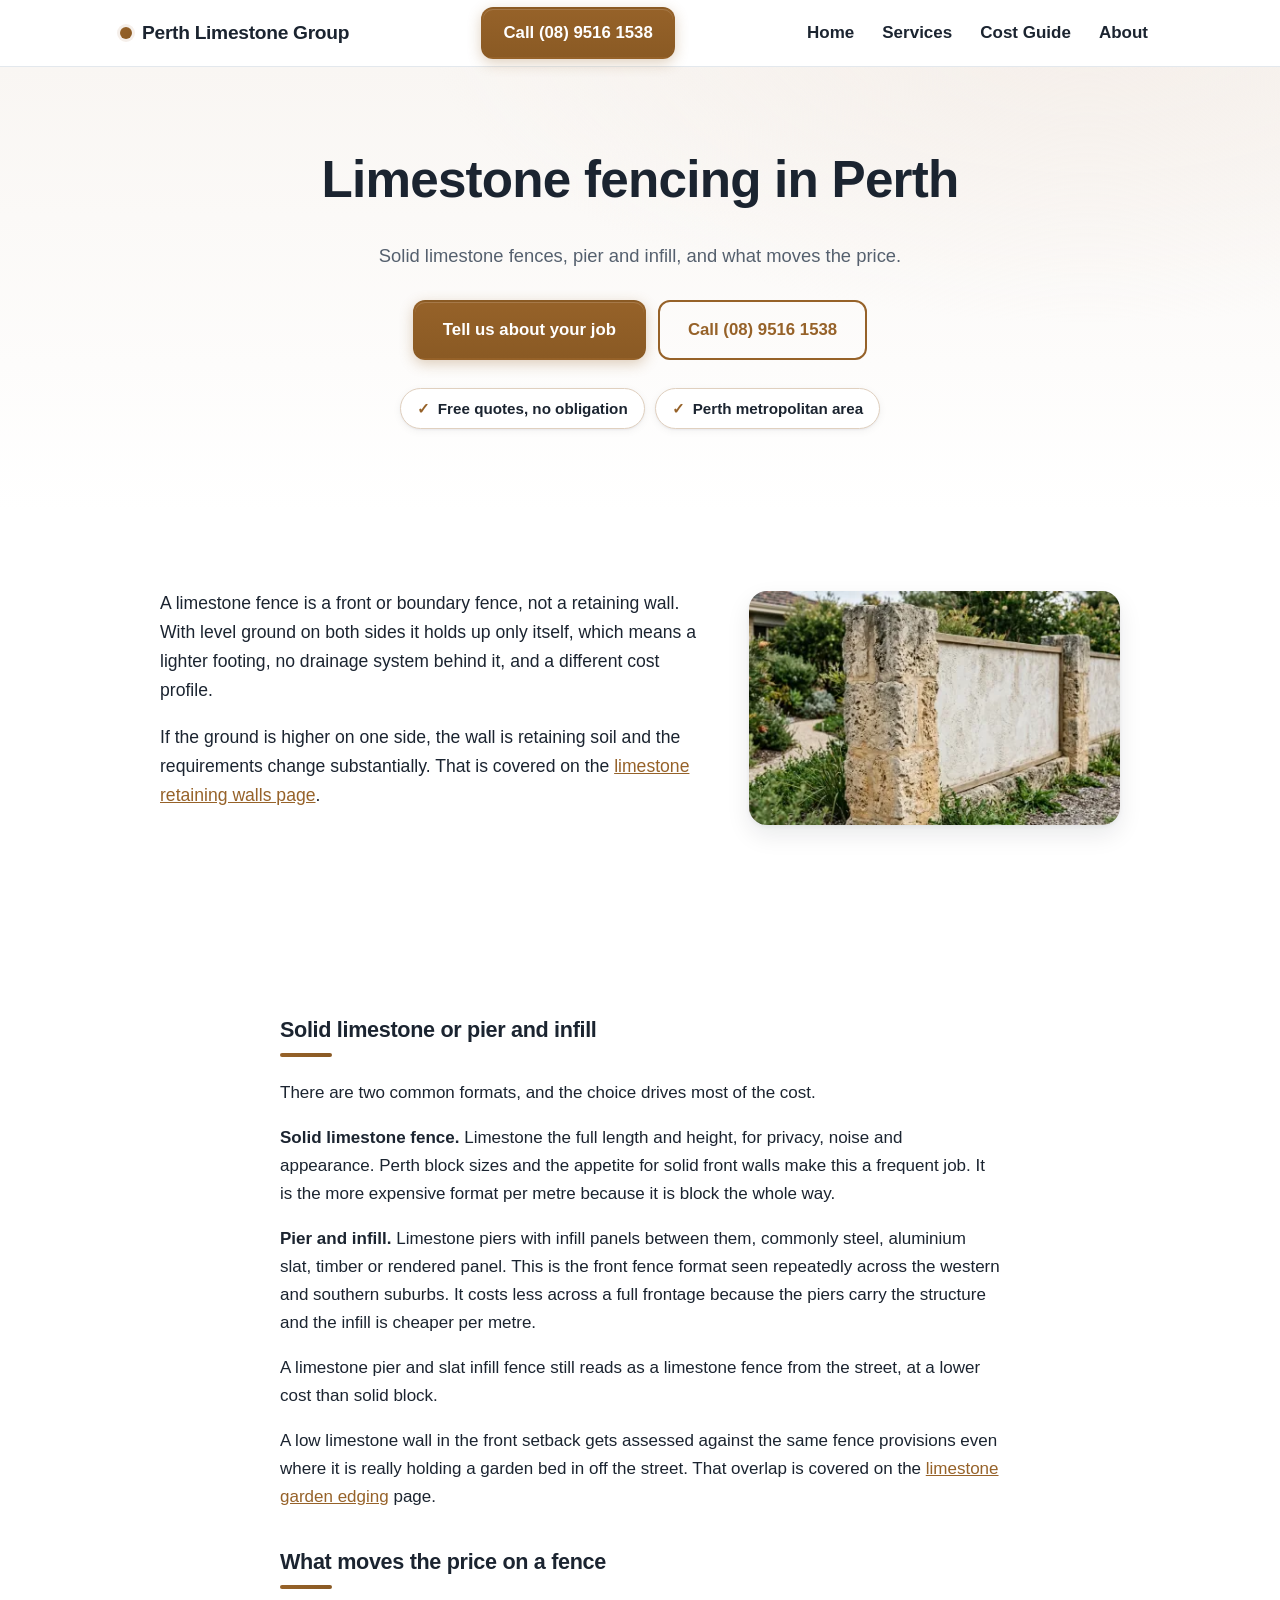
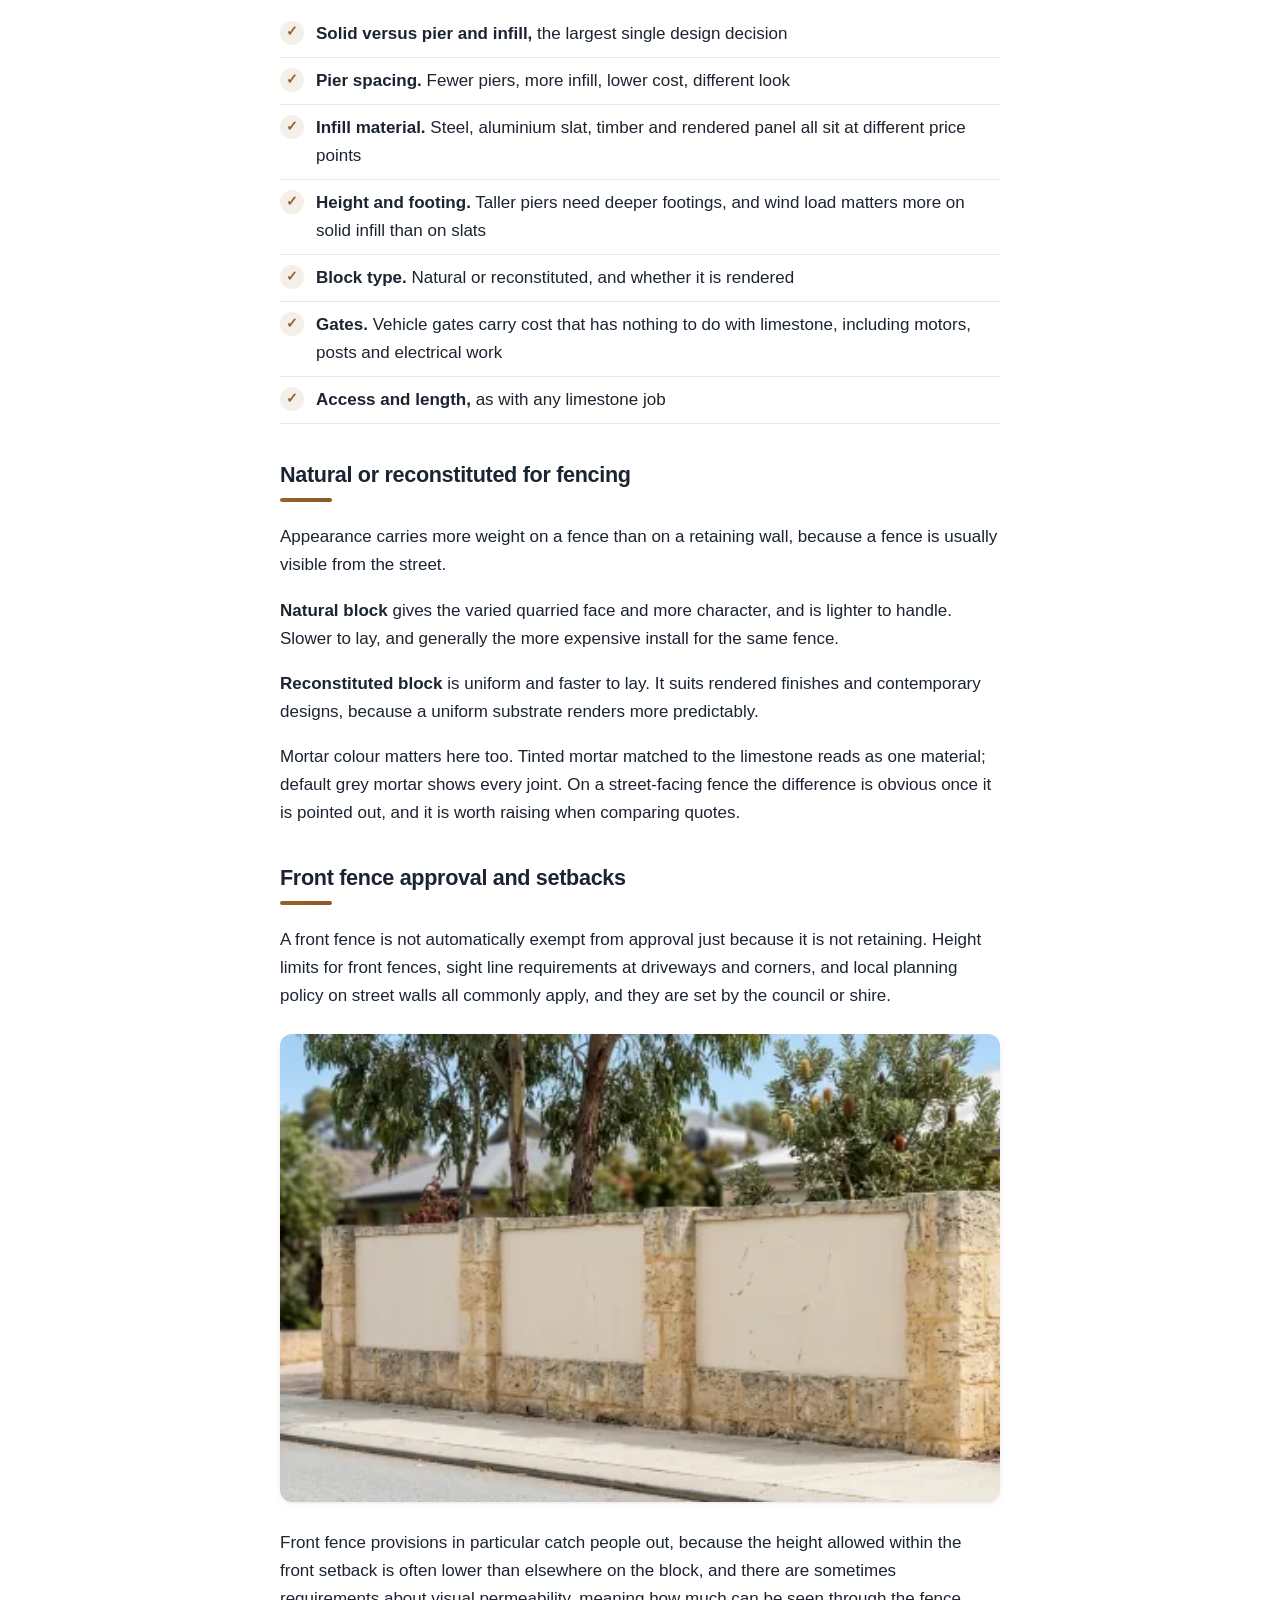
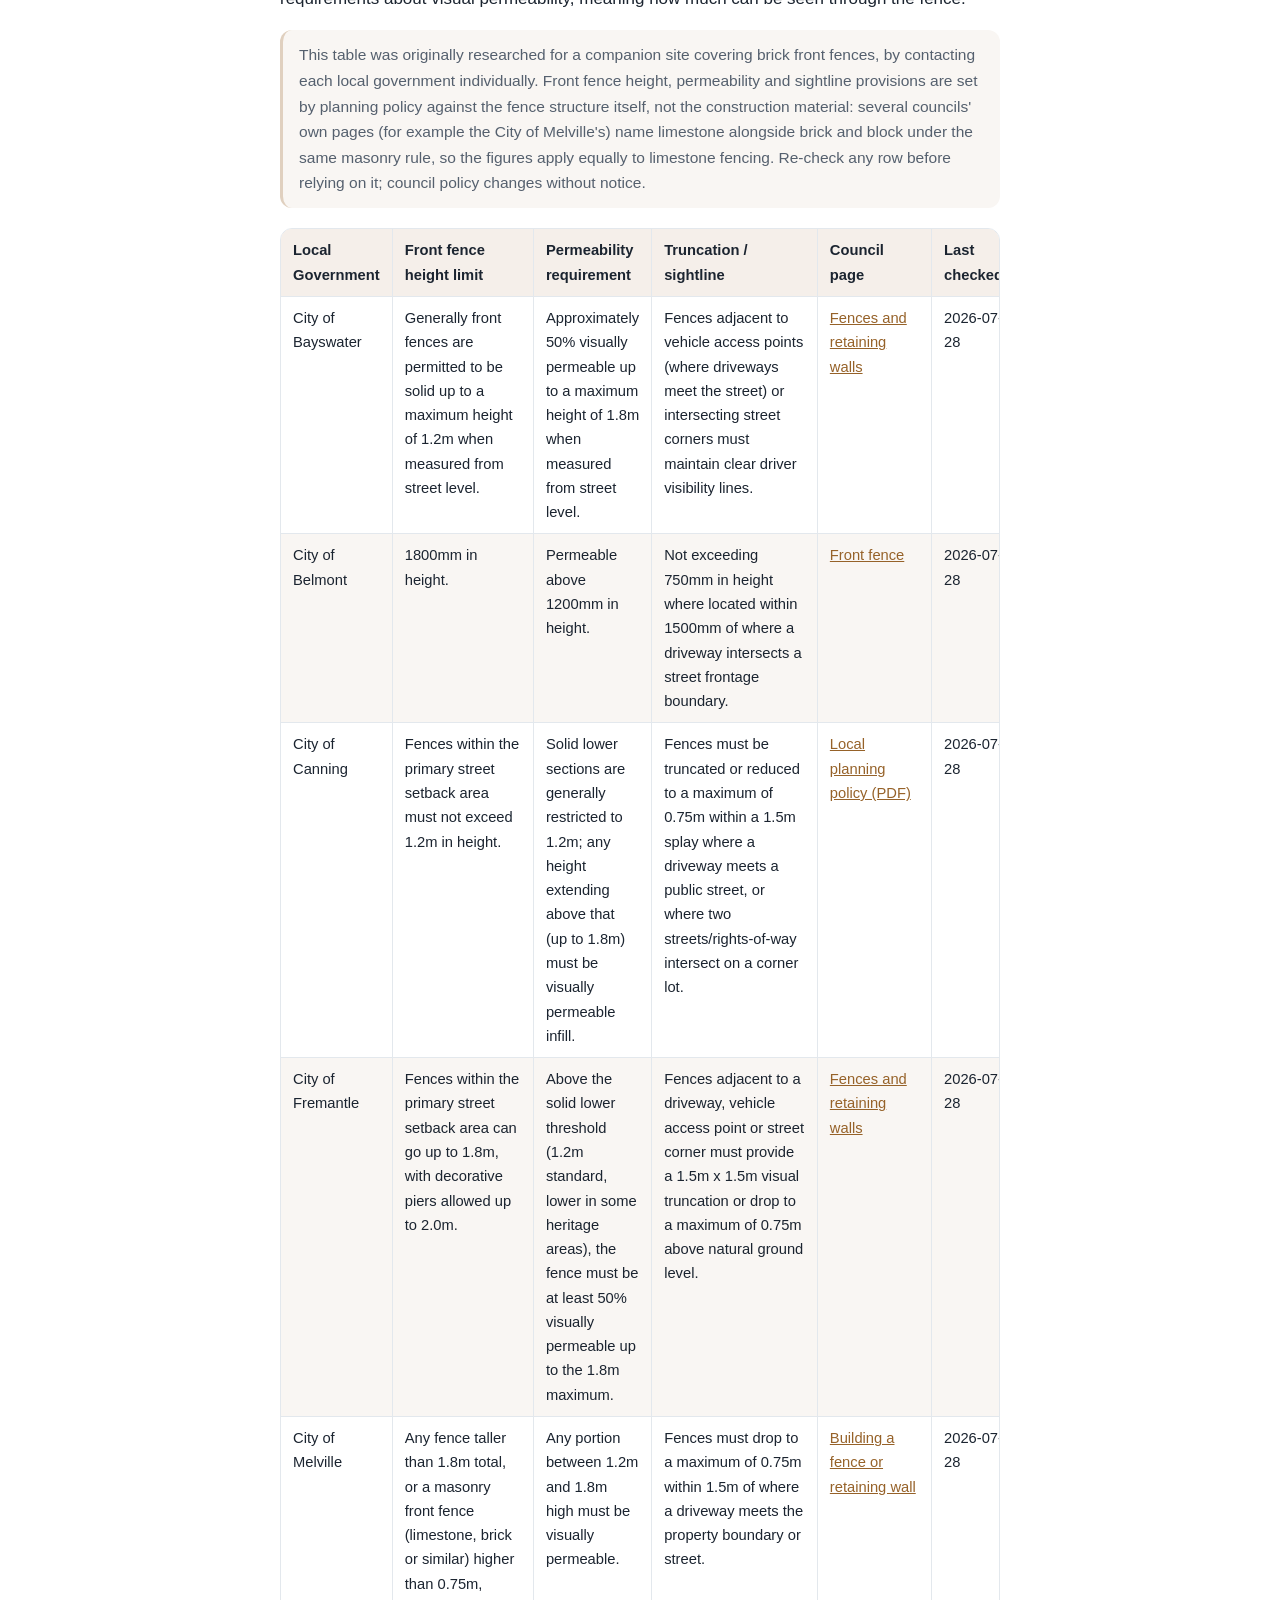
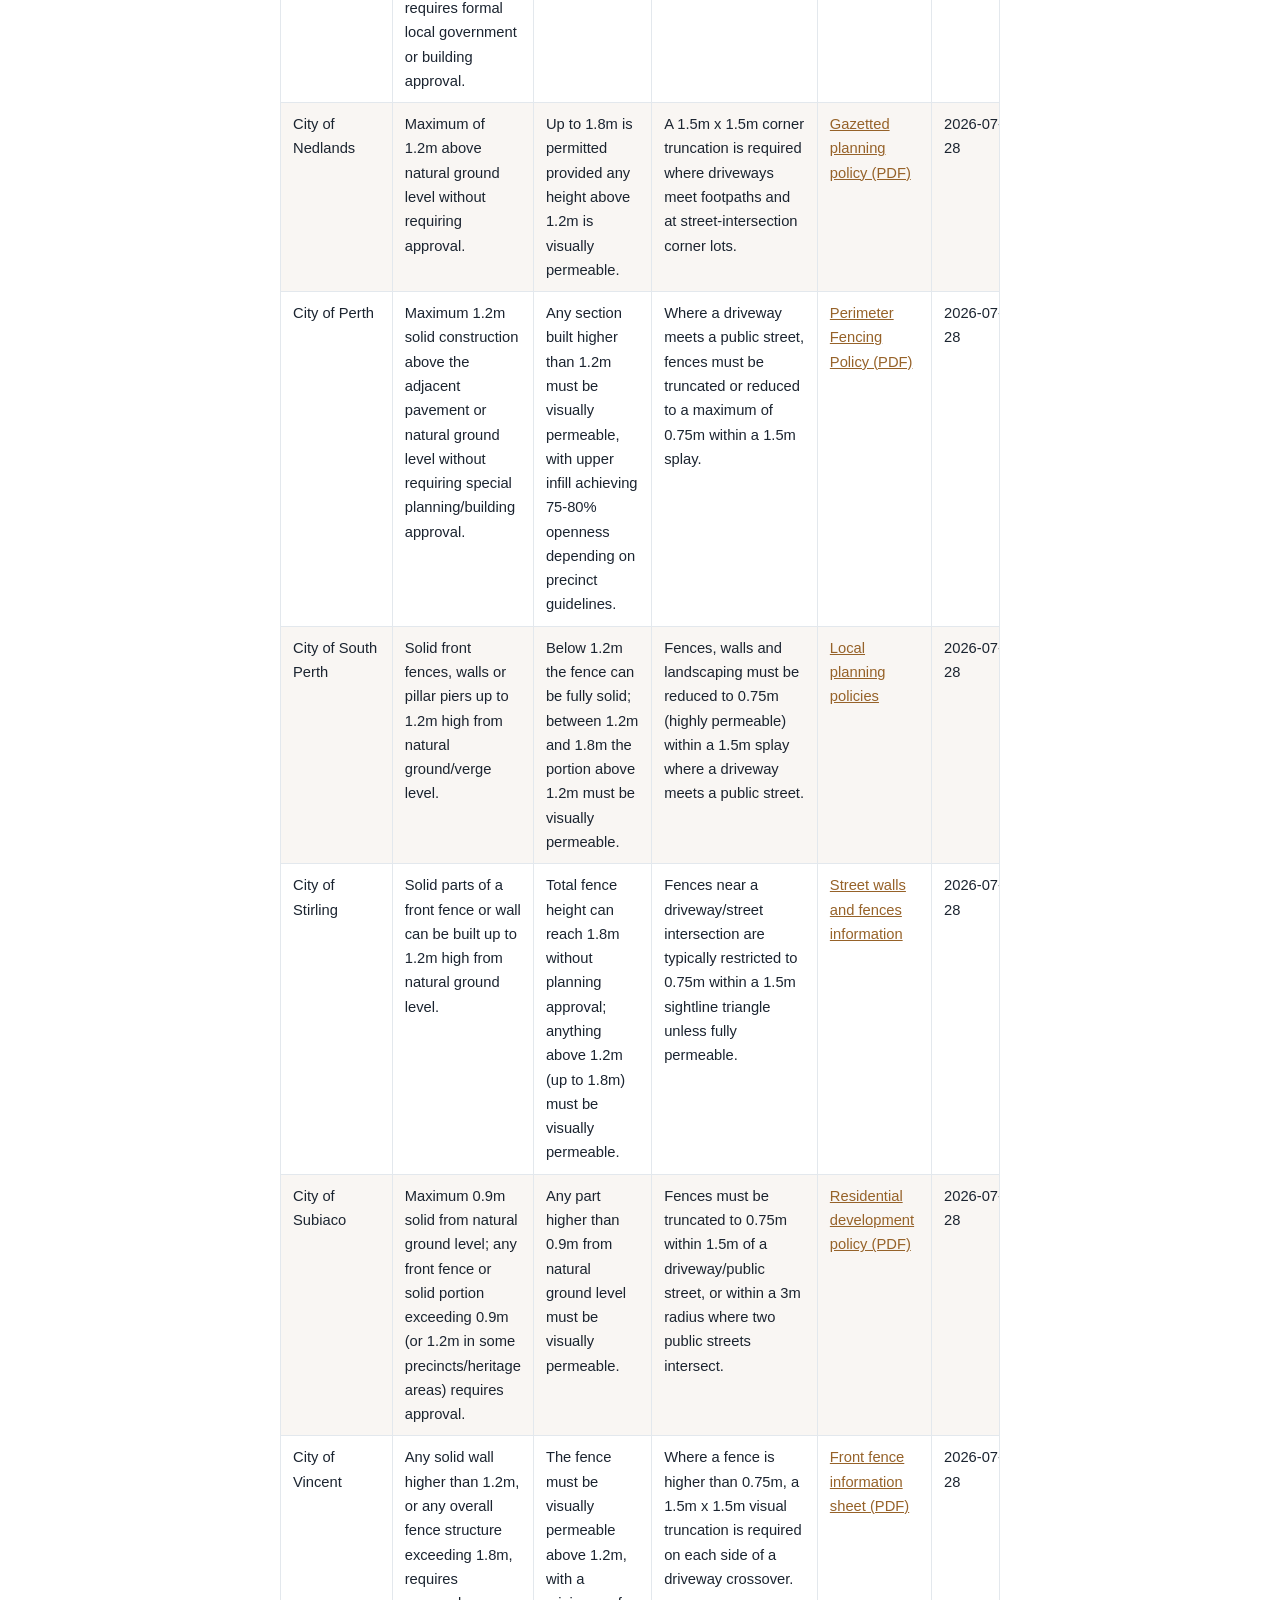
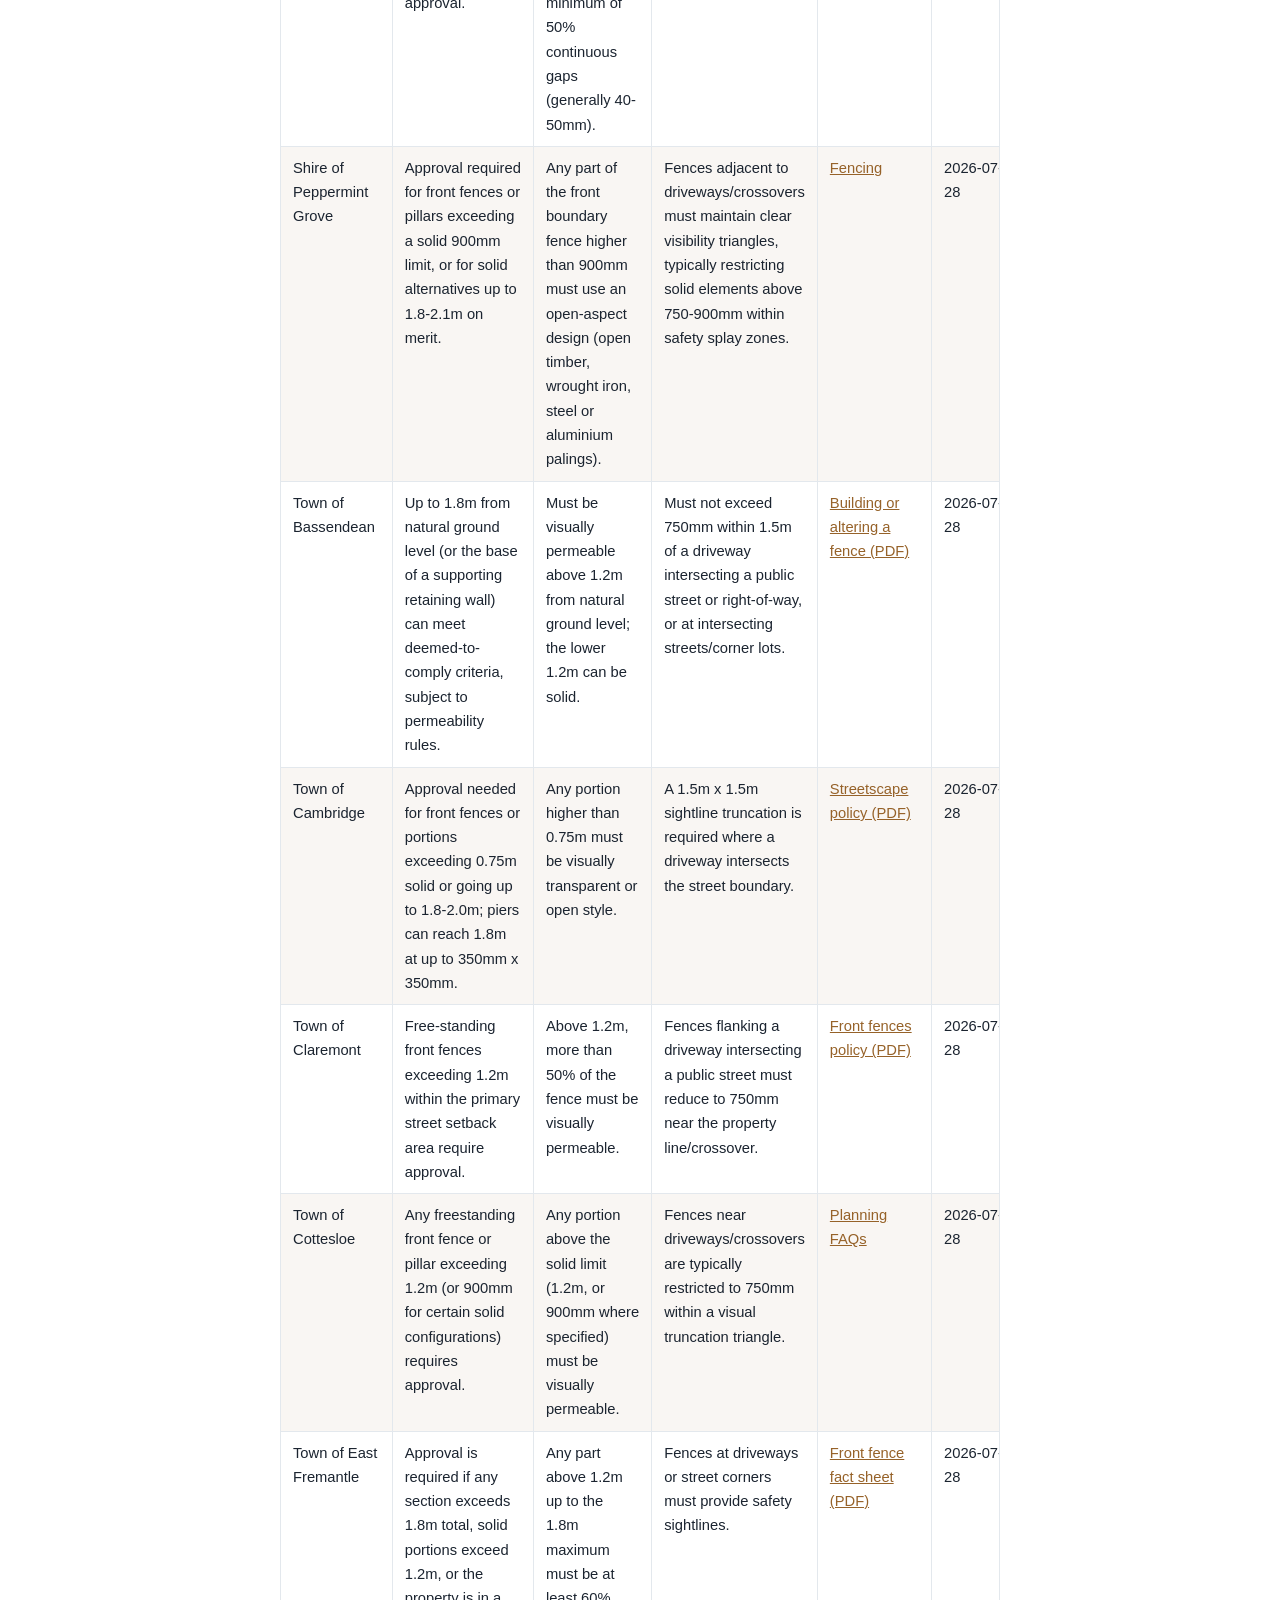
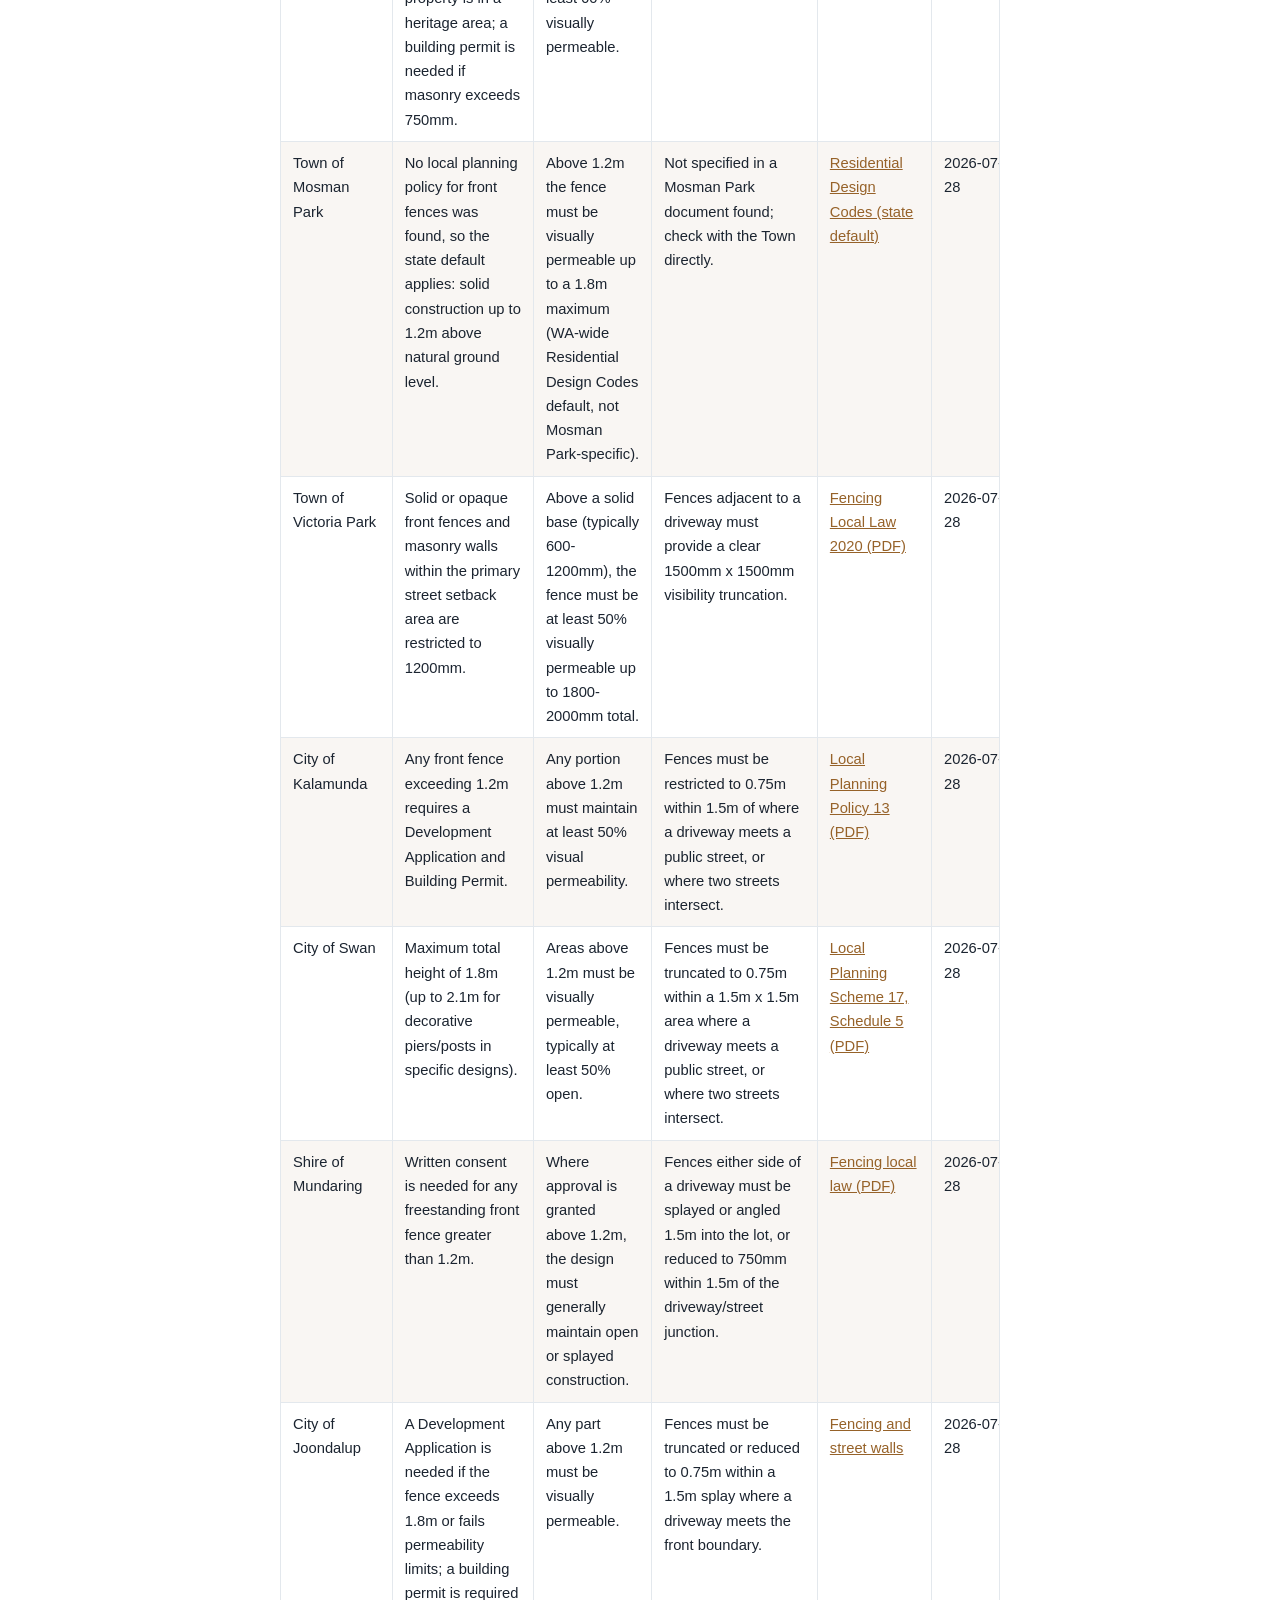
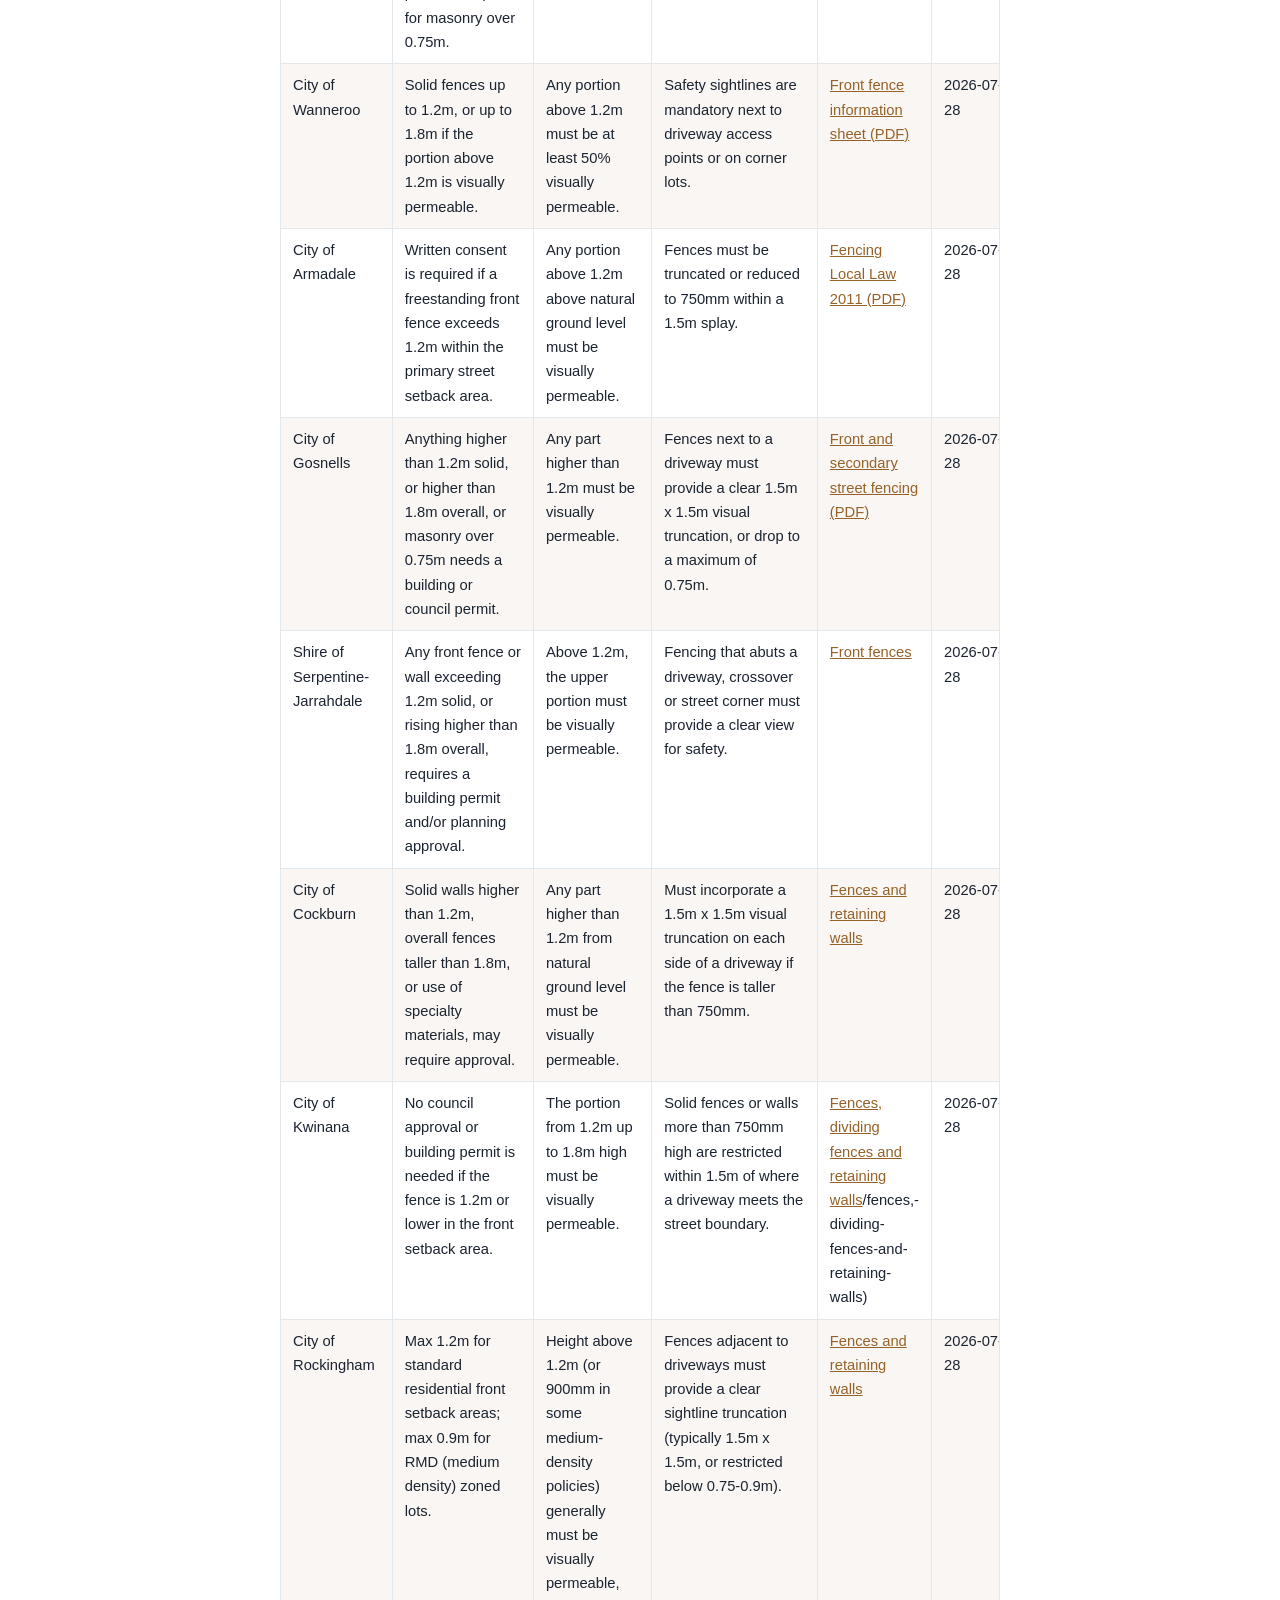
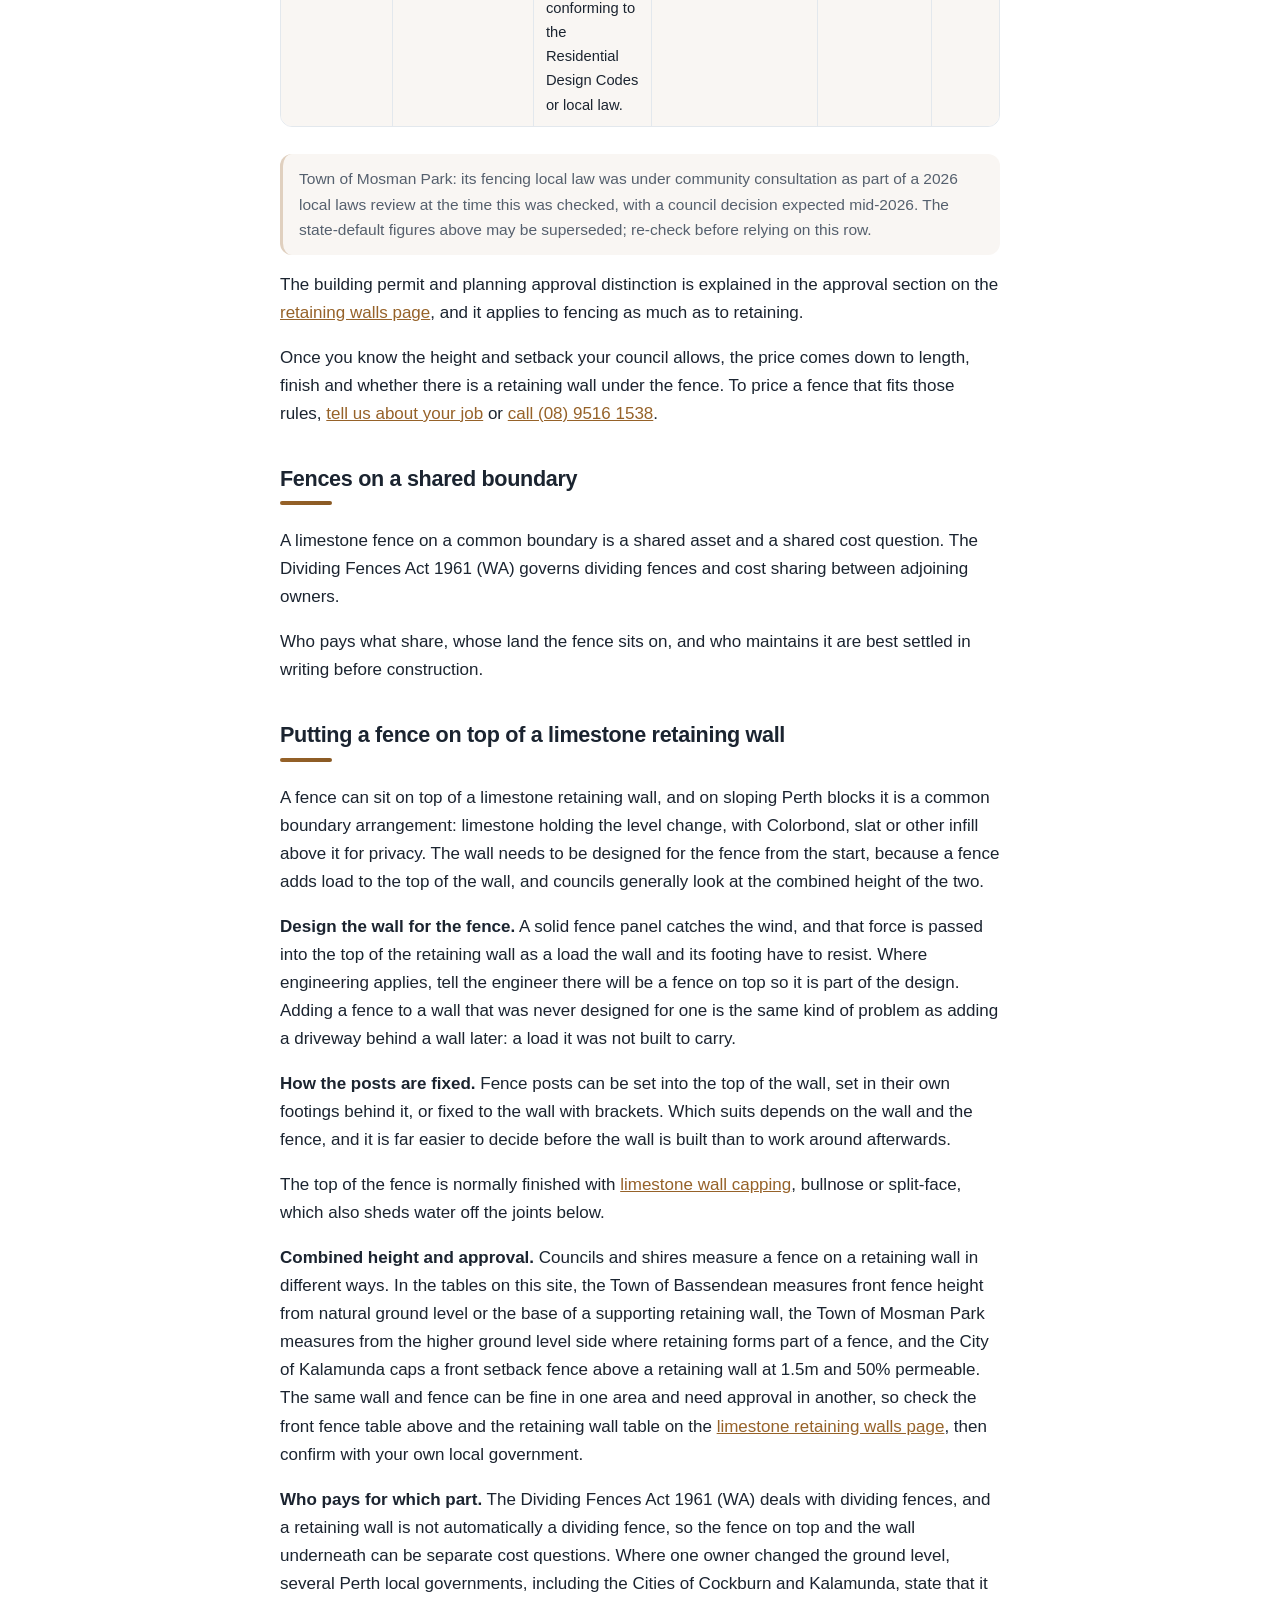
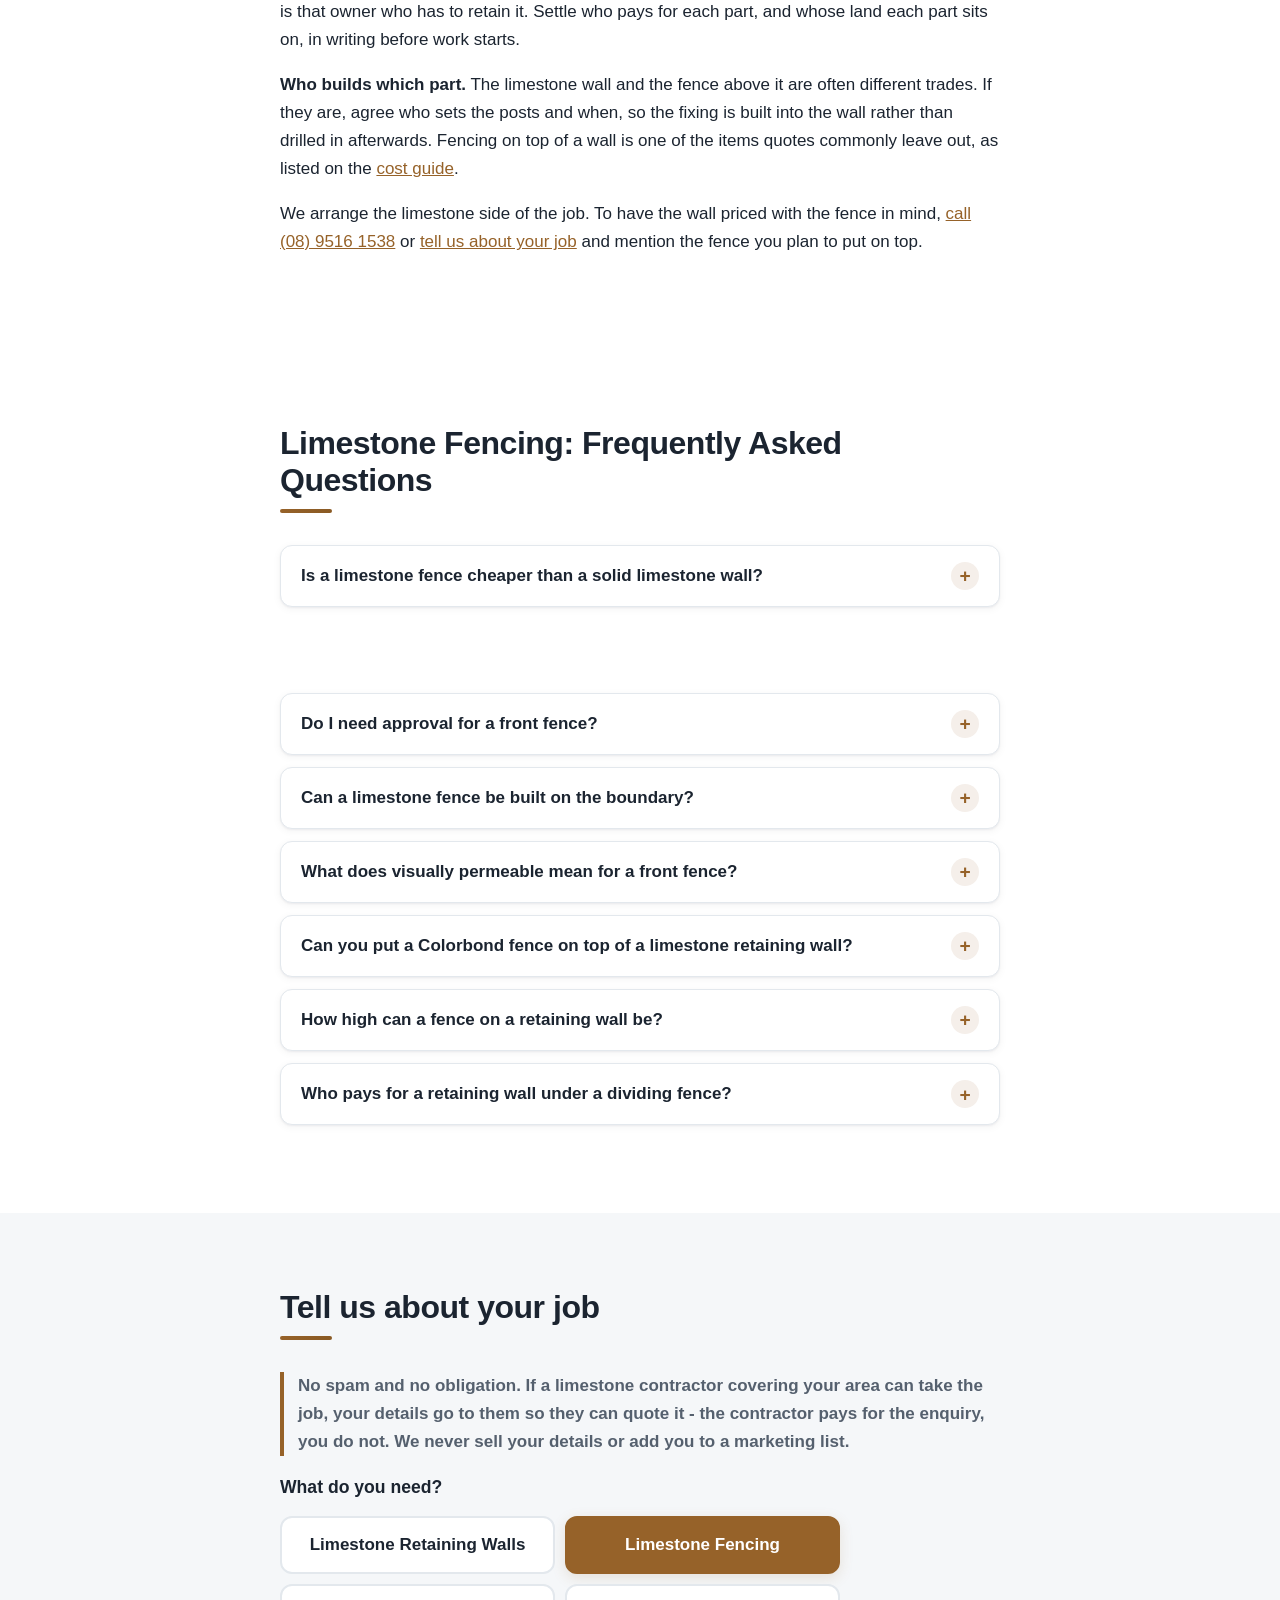
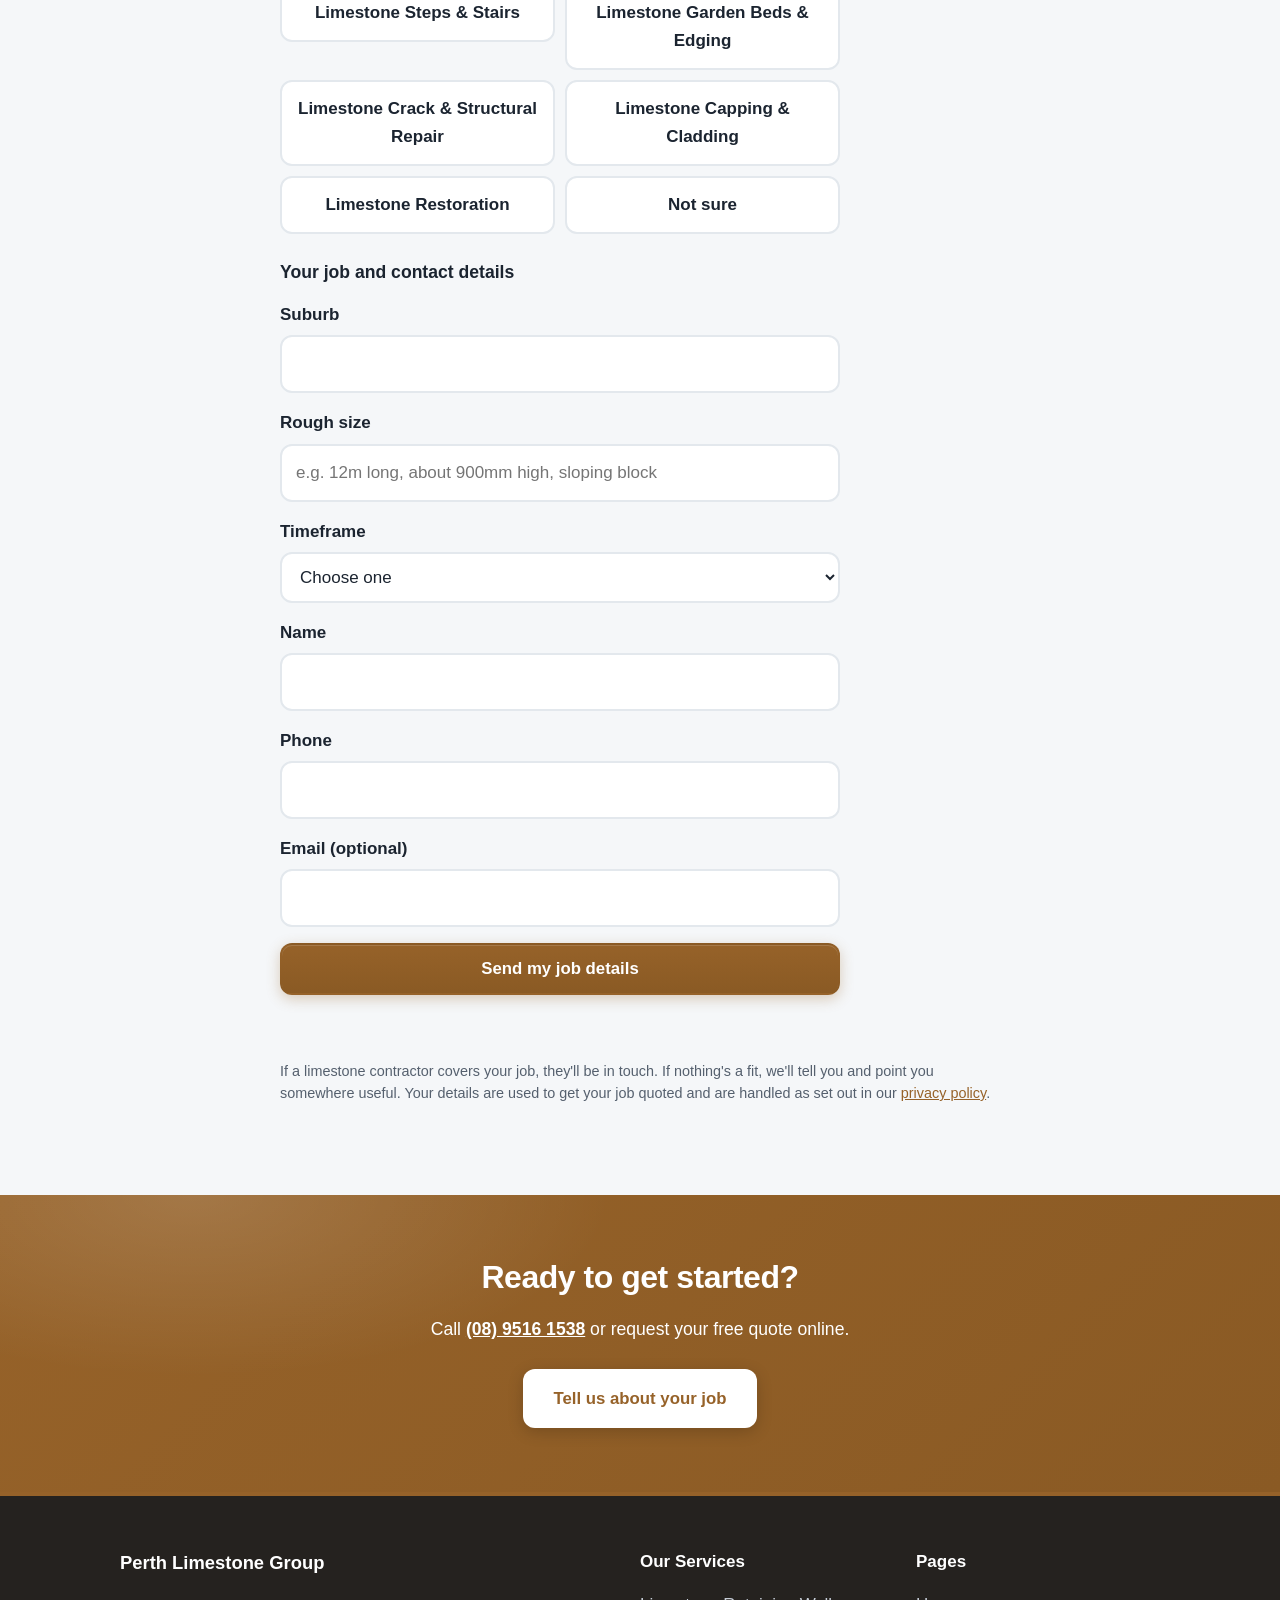
<file: limestone-fencing.html>
<!DOCTYPE html>
<html lang="en" data-style="classic" data-pattern="none">
<head>
  <meta charset="utf-8">
  <meta name="viewport" content="width=device-width, initial-scale=1">
  <title>Limestone Fencing Perth | Fences, Piers and Infill</title>
  <meta name="description" content="Limestone fencing in Perth: solid limestone fences, pier and infill, fences on top of retaining walls, front fence height limits, and what moves the price.">
  <meta name="theme-color" content="#966229">
  <link rel="canonical" href="https://perthlimestonegroup.com.au/limestone-fencing.html">
  <link rel="icon" href="favicon.svg" type="image/svg+xml">
  <meta property="og:title" content="Limestone Fencing Perth | Fences, Piers and Infill">
  <meta property="og:description" content="Limestone fencing in Perth: solid limestone fences, pier and infill, fences on top of retaining walls, front fence height limits, and what moves the price.">
  <meta property="og:url" content="https://perthlimestonegroup.com.au/limestone-fencing.html">
  <meta property="og:type" content="website">
  <meta property="og:image" content="https://perthlimestonegroup.com.au/images/og-image.png">
  <meta property="og:image:width" content="1200">
  <meta property="og:image:height" content="630">
  <meta name="twitter:card" content="summary_large_image">
  <style>:root {
--brand: #0b6e4f;
--brand-dark: #08523b;
--brand-contrast: #ffffff;
--brand-soft: #e7f1ed;          
--brand-softer: #f3f8f6;        
--brand-border: #b6d4c9;        
--brand-glow: rgba(11, 110, 79, 0.30);      
--brand-glow-soft: rgba(11, 110, 79, 0.15); 
--ink: #1b2430;
--muted: #55606e;
--bg: #ffffff;
--surface: #f5f7f9;
--border: #e3e8ed;
--footer-bg: #161d26;           
--footer-ink: #c6cdd6;
--radius: 12px;
--radius-lg: 18px;
--btn-radius: 12px;
--container: 1080px;
--font: -apple-system, BlinkMacSystemFont, "Segoe UI", Roboto, "Helvetica Neue",
Arial, sans-serif;
--font-head: var(--font);
--head-weight: 800;
--head-tracking: -0.015em;
--shadow-sm: 0 1px 2px rgba(16, 24, 32, 0.05), 0 2px 8px rgba(16, 24, 32, 0.05);
--shadow-md: 0 2px 4px rgba(16, 24, 32, 0.05), 0 10px 24px rgba(16, 24, 32, 0.09);
--shadow-lg: 0 4px 8px rgba(16, 24, 32, 0.06), 0 20px 48px rgba(16, 24, 32, 0.14);
--pattern: none;
--pattern-size: auto;
--pattern-ink: rgba(27, 36, 48, 0.06);
}
html[data-style="bold"] {
--radius: 16px;
--radius-lg: 22px;
--btn-radius: 999px;
--head-weight: 900;
--head-tracking: -0.025em;
}
html[data-style="soft"] {
--radius: 22px;
--radius-lg: 30px;
--btn-radius: 999px;
--font-head: ui-rounded, "SF Pro Rounded", "Segoe UI", Roboto, "Helvetica Neue",
Arial, sans-serif;
--border: #e8ecf0;
}
html[data-style="sharp"] {
--radius: 4px;
--radius-lg: 6px;
--btn-radius: 5px;
--head-tracking: -0.01em;
}
html[data-style="elegant"] {
--radius: 8px;
--radius-lg: 12px;
--btn-radius: 8px;
--font-head: "Iowan Old Style", "Palatino Linotype", Palatino, Georgia,
"Times New Roman", serif;
--head-weight: 700;
--head-tracking: 0;
}
html[data-pattern="dots"] {
--pattern: radial-gradient(var(--pattern-ink) 1.5px, transparent 1.5px);
--pattern-size: 26px 26px;
}
html[data-pattern="grid"] {
--pattern: linear-gradient(var(--pattern-ink) 1px, transparent 1px),
linear-gradient(90deg, var(--pattern-ink) 1px, transparent 1px);
--pattern-size: 34px 34px;
}
html[data-pattern="diagonal"] {
--pattern: repeating-linear-gradient(45deg,
var(--pattern-ink) 0 1px, transparent 1px 16px);
}
html[data-pattern="crosshatch"] {
--pattern: repeating-linear-gradient(45deg,
var(--pattern-ink) 0 1px, transparent 1px 14px),
repeating-linear-gradient(-45deg,
var(--pattern-ink) 0 1px, transparent 1px 14px);
}
*, *::before, *::after { box-sizing: border-box; }
html { scroll-behavior: smooth; }
body {
margin: 0;
font-family: var(--font);
font-size: 1.0625rem;
line-height: 1.65;
color: var(--ink);
background: var(--bg);
-webkit-text-size-adjust: 100%;
}
img { max-width: 100%; height: auto; display: block; }
h1, h2, h3 {
font-family: var(--font-head);
font-weight: var(--head-weight);
letter-spacing: var(--head-tracking);
line-height: 1.15;
margin: 0 0 0.6em;
}
h1 { font-size: clamp(2rem, 5.5vw, 3.2rem); }
h2 { font-size: clamp(1.45rem, 3.5vw, 2rem); }
h3 { font-size: 1.15rem; }
html[data-style="sharp"] h2 {
text-transform: uppercase;
letter-spacing: 0.05em;
font-size: clamp(1.25rem, 3vw, 1.6rem);
}
p { margin: 0 0 1em; }
ul, ol { margin: 0 0 1em; padding-left: 1.3em; }
a { color: var(--brand); }
a:hover { color: var(--brand-dark); }
::selection { background: var(--brand); color: var(--brand-contrast); }
:focus-visible {
outline: 3px solid var(--brand);
outline-offset: 2px;
}
[id] { scroll-margin-top: 90px; }
.container {
max-width: var(--container);
margin-inline: auto;
padding-inline: 20px;
}
.container.narrow { max-width: 760px; }
.center { text-align: center; }
.skip-link {
position: absolute;
left: -9999px;
top: 0;
background: var(--brand);
color: var(--brand-contrast);
padding: 10px 16px;
z-index: 100;
}
.skip-link:focus { left: 0; }
noscript .noscript-warning {
display: block;
padding: 16px 20px;
background: #fff3cd;
color: #5c4400;
text-align: center;
}
.btn {
display: inline-block;
padding: 14px 28px;
border-radius: var(--btn-radius);
font-weight: 700;
font-size: 1.05rem;
text-decoration: none;
text-align: center;
border: 2px solid transparent;
cursor: pointer;
transition: background-color 0.18s ease, color 0.18s ease,
box-shadow 0.18s ease, transform 0.18s ease,
border-color 0.18s ease;
}
.btn:active { transform: translateY(1px); }
.btn-primary {
background: linear-gradient(180deg, var(--brand), var(--brand-dark));
color: var(--brand-contrast);
box-shadow: 0 4px 14px var(--brand-glow), inset 0 1px 0 rgba(255, 255, 255, 0.15);
}
.btn-primary:hover {
background: var(--brand-dark);
color: var(--brand-contrast);
box-shadow: 0 8px 22px var(--brand-glow);
transform: translateY(-2px);
}
.btn-outline {
background: transparent;
color: var(--brand);
border-color: var(--brand);
}
.btn-outline:hover {
background: var(--brand);
color: var(--brand-contrast);
box-shadow: 0 6px 18px var(--brand-glow-soft);
transform: translateY(-2px);
}
.btn-invert {
background: var(--brand-contrast);
color: var(--brand);
box-shadow: 0 4px 16px rgba(0, 0, 0, 0.18);
}
.btn-invert:hover {
background: var(--bg);
color: var(--brand-dark);
transform: translateY(-2px);
box-shadow: 0 8px 24px rgba(0, 0, 0, 0.22);
}
.btn-block { display: block; width: 100%; }
.text-link { font-weight: 700; }
html[data-style="sharp"] .btn-primary {
background: var(--brand);
box-shadow: 4px 4px 0 var(--brand-glow-soft);
}
html[data-style="sharp"] .btn-primary:hover {
background: var(--brand-dark);
box-shadow: 6px 6px 0 var(--brand-glow-soft);
transform: translate(-2px, -2px);
}
#site-header {
border-bottom: 1px solid var(--border);
background: rgba(255, 255, 255, 0.86);
-webkit-backdrop-filter: blur(12px);
backdrop-filter: blur(12px);
position: sticky;
top: 0;
z-index: 50;
transition: box-shadow 0.25s ease;
}
#site-header.scrolled { box-shadow: 0 4px 24px rgba(16, 24, 32, 0.09); }
.header-inner {
display: flex;
align-items: center;
justify-content: space-between;
gap: 16px;
min-height: 66px;
flex-wrap: wrap;
}
.logo {
display: inline-flex;
align-items: center;
gap: 10px;
font-family: var(--font-head);
font-weight: var(--head-weight);
font-size: 1.2rem;
letter-spacing: var(--head-tracking);
color: var(--ink);
text-decoration: none;
padding-block: 12px;
}
.logo::before {
content: "";
flex: none;
width: 12px;
height: 12px;
border-radius: 50%;
background: linear-gradient(135deg, var(--brand), var(--brand-dark));
box-shadow: 0 0 0 3px var(--brand-soft);
}
html[data-style="sharp"] .logo::before { border-radius: 2px; }
html[data-style="elegant"] .logo::before { border-radius: 50%; width: 9px; height: 9px; }
.header-actions {
display: flex;
align-items: center;
gap: 8px;
}
.nav-toggle {
display: inline-flex;
flex-direction: column;
gap: 5px;
background: none;
border: 0;
padding: 10px;
cursor: pointer;
}
.nav-toggle span {
width: 24px;
height: 3px;
background: var(--ink);
border-radius: 2px;
}
.site-nav {
display: none;
width: 100%;
padding-bottom: 16px;
}
.site-nav.open { display: block; }
.site-nav ul {
list-style: none;
margin: 0 0 12px;
padding: 0;
}
.site-nav li a {
display: block;
padding: 10px 4px;
color: var(--ink);
text-decoration: none;
font-weight: 600;
border-bottom: 1px solid var(--border);
}
.site-nav li a.active,
.site-nav li a:hover { color: var(--brand); }
.nav-phone { white-space: nowrap; }
@media (min-width: 800px) {
.nav-toggle { display: none; }
.site-nav {
display: flex !important;
align-items: center;
gap: 8px;
width: auto;
padding-bottom: 0;
}
.site-nav ul {
display: flex;
gap: 4px;
margin: 0;
}
.site-nav li a {
border-bottom: 0;
padding: 8px 12px;
position: relative;
}
.site-nav li a::after {
content: "";
position: absolute;
left: 12px;
right: 12px;
bottom: 2px;
height: 2px;
border-radius: 2px;
background: linear-gradient(90deg, var(--brand), var(--brand-dark));
transform: scaleX(0);
transform-origin: left;
transition: transform 0.2s ease;
}
.site-nav li a:hover::after,
.site-nav li a.active::after { transform: scaleX(1); }
.nav-phone { margin-left: 12px; padding: 10px 20px; }
}
.hero {
position: relative;
overflow: hidden;
background:
radial-gradient(1100px 500px at 85% -10%, var(--brand-soft), transparent 60%),
linear-gradient(180deg, var(--brand-softer), var(--bg));
padding-block: 60px;
text-align: center;
}
.hero::before {
content: "";
position: absolute;
inset: 0;
pointer-events: none;
background-image: var(--pattern);
background-size: var(--pattern-size);
-webkit-mask-image: linear-gradient(180deg, #000 55%, transparent);
mask-image: linear-gradient(180deg, #000 55%, transparent);
}
.hero .container { position: relative; }
.hero-sub {
font-size: 1.15rem;
color: var(--muted);
max-width: 620px;
margin: 0 auto 1.6em;
}
.hero-actions {
display: flex;
flex-direction: column;
gap: 12px;
align-items: center;
margin-bottom: 28px;
}
.value-props {
list-style: none;
margin: 0;
padding: 0;
display: flex;
flex-wrap: wrap;
justify-content: center;
gap: 10px;
}
.value-props li {
display: inline-flex;
align-items: center;
gap: 8px;
padding: 7px 16px;
border-radius: 999px;
background: var(--bg);
border: 1px solid var(--brand-border);
box-shadow: var(--shadow-sm);
color: var(--ink);
font-weight: 600;
font-size: 0.95rem;
}
.value-props li::before {
content: "\2713";
color: var(--brand);
font-weight: 800;
}
html[data-style="sharp"] .value-props li { border-radius: var(--radius); }
@media (min-width: 640px) {
.hero { padding-block: 84px; }
.hero-actions { flex-direction: row; justify-content: center; }
}
.hero-grid {
display: grid;
gap: 40px;
grid-template-columns: 1fr;
align-items: center;
}
.hero-media { position: relative; }
.hero-img {
position: relative;
border-radius: var(--radius-lg);
width: 100%;
max-width: 520px;
margin-inline: auto;
box-shadow: var(--shadow-lg);
}
@media (min-width: 900px) {
.hero.has-media .hero-grid { grid-template-columns: 1.1fr 0.9fr; }
.hero.has-media { text-align: left; }
.hero.has-media .hero-sub { margin-inline: 0; }
.hero.has-media .hero-actions { justify-content: flex-start; }
.hero.has-media .value-props { justify-content: flex-start; }
.hero.has-media .hero-img { margin-inline: 0 0; max-width: 100%; }
}
html[data-style="bold"] .hero {
background: linear-gradient(135deg, var(--brand) 0%, var(--brand-dark) 100%);
color: var(--brand-contrast);
--pattern-ink: rgba(255, 255, 255, 0.12);
clip-path: polygon(0 0, 100% 0, 100% calc(100% - 3rem), 0 100%);
padding-bottom: calc(60px + 3rem);
}
@media (min-width: 640px) {
html[data-style="bold"] .hero { padding-bottom: calc(84px + 3rem); }
}
html[data-style="bold"] .hero-sub { color: rgba(255, 255, 255, 0.88); }
html[data-style="bold"] .hero .btn-primary {
background: var(--brand-contrast);
color: var(--brand);
box-shadow: 0 6px 20px rgba(0, 0, 0, 0.22);
}
html[data-style="bold"] .hero .btn-primary:hover { color: var(--brand-dark); }
html[data-style="bold"] .hero .btn-outline {
color: var(--brand-contrast);
border-color: rgba(255, 255, 255, 0.65);
}
html[data-style="bold"] .hero .btn-outline:hover {
background: rgba(255, 255, 255, 0.14);
border-color: var(--brand-contrast);
color: var(--brand-contrast);
}
html[data-style="bold"] .hero .value-props li {
background: rgba(255, 255, 255, 0.12);
border-color: rgba(255, 255, 255, 0.28);
color: var(--brand-contrast);
box-shadow: none;
}
html[data-style="bold"] .hero .value-props li::before { color: var(--brand-contrast); }
html[data-style="bold"] .hero-media::before {
content: "";
position: absolute;
inset: 20px -20px -20px 20px;
border-radius: var(--radius-lg);
background: rgba(255, 255, 255, 0.14);
}
html[data-style="soft"] .hero {
background: var(--brand-soft);
border-radius: 0 0 3rem 3rem;
}
html[data-style="soft"] .hero-img {
border-radius: 38% 62% 63% 37% / 41% 44% 56% 59%;
box-shadow: 0 24px 48px var(--brand-glow-soft);
}
html[data-style="soft"] .value-props li { border-color: var(--border); }
html[data-style="sharp"] .hero {
background: var(--bg);
border-bottom: 3px solid var(--ink);
}
html[data-style="sharp"] .hero::before {
-webkit-mask-image: none;
mask-image: none;
}
html[data-style="sharp"] .hero-img {
border-radius: 0;
box-shadow: 10px 10px 0 var(--brand);
max-width: calc(100% - 10px);
}
html[data-style="elegant"] .hero {
background: linear-gradient(180deg, var(--brand-softer), var(--bg));
border-bottom: 1px solid var(--border);
}
html[data-style="elegant"] .hero-media {
padding: 12px;
background: var(--bg);
border: 1px solid var(--border);
border-radius: var(--radius-lg);
box-shadow: var(--shadow-md);
max-width: 544px;
margin-inline: auto;
}
html[data-style="elegant"] .hero-img { box-shadow: none; border-radius: var(--radius); }
.section { padding-block: 60px; }
.section-alt { background: var(--surface); }
html[data-style="soft"] .section-alt { background: var(--brand-softer); }
@media (min-width: 800px) {
.section { padding-block: 76px; }
}
.section h2 {
position: relative;
padding-bottom: 14px;
margin-bottom: 1em;
}
.section h2::after {
content: "";
position: absolute;
left: 0;
bottom: 0;
width: 52px;
height: 4px;
border-radius: 999px;
background: linear-gradient(90deg, var(--brand), var(--brand-dark));
}
html[data-style="sharp"] .section h2::after { border-radius: 0; height: 5px; }
html[data-style="elegant"] .section h2::after {
height: 2px;
width: 64px;
background: var(--brand);
}
.page-head {
position: relative;
overflow: hidden;
background:
radial-gradient(900px 300px at 90% -30%, var(--brand-soft), transparent 60%),
linear-gradient(180deg, var(--brand-softer), var(--bg));
padding-block: 48px;
}
.page-head::before {
content: "";
position: absolute;
inset: 0;
pointer-events: none;
background-image: var(--pattern);
background-size: var(--pattern-size);
-webkit-mask-image: linear-gradient(180deg, #000 40%, transparent);
mask-image: linear-gradient(180deg, #000 40%, transparent);
}
.page-head .container { position: relative; }
.page-head h1 { margin-bottom: 0; }
html[data-style="bold"] .page-head {
background: linear-gradient(135deg, var(--brand), var(--brand-dark));
color: var(--brand-contrast);
--pattern-ink: rgba(255, 255, 255, 0.12);
}
html[data-style="sharp"] .page-head { border-bottom: 3px solid var(--ink); }
.lead { font-size: 1.1rem; }
.grid-3, .grid-2 {
display: grid;
gap: 22px;
grid-template-columns: 1fr;
}
@media (min-width: 640px) {
.grid-3 { grid-template-columns: repeat(2, 1fr); }
}
@media (min-width: 900px) {
.grid-3 { grid-template-columns: repeat(3, 1fr); }
.grid-2 { grid-template-columns: repeat(2, 1fr); gap: 48px; }
}
.card {
position: relative;
overflow: hidden;
background: var(--bg);
border: 1px solid var(--border);
border-radius: var(--radius);
padding: 26px;
display: flex;
flex-direction: column;
box-shadow: var(--shadow-sm);
transition: transform 0.22s ease, box-shadow 0.22s ease, border-color 0.22s ease;
}
.card::before {
content: "";
position: absolute;
top: 0;
left: 0;
right: 0;
height: 4px;
background: linear-gradient(90deg, var(--brand), var(--brand-dark));
transform: scaleX(0);
transform-origin: left;
transition: transform 0.25s ease;
}
.card:hover {
transform: translateY(-5px);
box-shadow: var(--shadow-md), 0 12px 28px var(--brand-glow-soft);
border-color: var(--brand-border);
}
.card:hover::before { transform: scaleX(1); }
.card h3 a { color: var(--ink); text-decoration: none; }
.card h3 a:hover { color: var(--brand); }
.card p { flex: 1; color: var(--muted); }
.card-link { font-weight: 700; text-decoration: none; }
.card-link:hover { text-decoration: underline; text-underline-offset: 3px; }
html[data-style="sharp"] .card {
border-color: var(--ink);
box-shadow: 6px 6px 0 var(--brand-soft);
}
html[data-style="sharp"] .card:hover {
transform: translate(-2px, -2px);
box-shadow: 9px 9px 0 var(--brand-soft);
border-color: var(--ink);
}
html[data-style="sharp"] .card::before { transform: scaleX(1); }
.area-links {
list-style: none;
margin: 0;
padding: 0;
display: flex;
flex-wrap: wrap;
gap: 10px;
}
.area-links a {
display: block;
padding: 10px 20px;
border: 1px solid var(--border);
border-radius: 999px;
background: var(--bg);
color: var(--ink);
font-weight: 600;
text-decoration: none;
box-shadow: var(--shadow-sm);
transition: border-color 0.18s ease, color 0.18s ease,
transform 0.18s ease, box-shadow 0.18s ease;
}
.area-links a:hover {
border-color: var(--brand);
color: var(--brand);
transform: translateY(-2px);
box-shadow: 0 6px 16px var(--brand-glow-soft);
}
html[data-style="sharp"] .area-links a { border-radius: var(--radius); }
.steps {
list-style: none;
margin: 0;
padding: 0;
display: grid;
gap: 30px;
grid-template-columns: 1fr;
counter-reset: step;
}
@media (min-width: 800px) {
.steps { grid-template-columns: repeat(3, 1fr); }
.step { position: relative; }
.step:not(:last-child)::after {
content: "";
position: absolute;
top: 26px;
left: 68px;
right: -14px;
border-top: 2px dashed var(--brand-border);
}
}
.step-num {
position: relative;
z-index: 1;
display: inline-flex;
align-items: center;
justify-content: center;
width: 52px;
height: 52px;
border-radius: 50%;
background: linear-gradient(135deg, var(--brand), var(--brand-dark));
color: var(--brand-contrast);
font-weight: 800;
font-size: 1.2rem;
margin-bottom: 12px;
box-shadow: 0 8px 18px var(--brand-glow-soft), inset 0 1px 0 rgba(255, 255, 255, 0.2);
}
html[data-style="sharp"] .step-num { border-radius: var(--radius); }
.step-num svg {
width: 24px;
height: 24px;
}
.step-label {
display: block;
font-size: 0.85rem;
font-weight: 800;
letter-spacing: 0.07em;
text-transform: uppercase;
color: var(--brand);
margin-bottom: 4px;
}
.how-it-works.compact { padding-block: 44px; }
.how-it-works.compact .step p { color: var(--muted); font-size: 0.97rem; }
.check-list {
list-style: none;
padding: 0;
}
.check-list li {
padding: 9px 0 9px 36px;
position: relative;
border-bottom: 1px solid var(--border);
}
.check-list li::before {
content: "\2713";
position: absolute;
left: 0;
top: 10px;
width: 24px;
height: 24px;
display: inline-flex;
align-items: center;
justify-content: center;
border-radius: 50%;
background: var(--brand-soft);
color: var(--brand);
font-weight: 800;
font-size: 0.85rem;
}
html[data-style="sharp"] .check-list li::before { border-radius: 4px; }
.intro-grid {
display: grid;
gap: 32px;
grid-template-columns: 1fr;
align-items: center;
max-width: 1000px;
}
.service-img {
border-radius: var(--radius-lg);
width: 100%;
max-width: 520px;
margin-inline: auto;
box-shadow: var(--shadow-md);
}
html[data-style="soft"] .service-img {
border-radius: 58% 42% 40% 60% / 55% 48% 52% 45%;
}
html[data-style="sharp"] .service-img {
border-radius: 0;
box-shadow: 8px 8px 0 var(--brand);
max-width: calc(100% - 8px);
}
html[data-style="elegant"] .intro-media {
padding: 10px;
background: var(--bg);
border: 1px solid var(--border);
border-radius: var(--radius-lg);
box-shadow: var(--shadow-sm);
max-width: 540px;
margin-inline: auto;
}
html[data-style="elegant"] .service-img { box-shadow: none; border-radius: var(--radius); }
@media (min-width: 900px) {
.intro-grid { grid-template-columns: 1.2fr 0.8fr; }
.service-img { max-width: 100%; }
html[data-style="sharp"] .service-img { max-width: calc(100% - 8px); }
}
.price-note {
background: linear-gradient(180deg, var(--brand-softer), var(--bg));
border: 1px solid var(--brand-border);
border-left: 4px solid var(--brand);
border-radius: var(--radius);
padding: 18px 20px;
font-size: 1.02rem;
box-shadow: var(--shadow-sm);
}
.faq-item {
border: 1px solid var(--border);
border-radius: var(--radius);
background: var(--bg);
margin-bottom: 12px;
box-shadow: var(--shadow-sm);
transition: border-color 0.2s ease, box-shadow 0.2s ease;
}
.faq-item[open] {
border-color: var(--brand-border);
box-shadow: var(--shadow-md);
}
.faq-item summary {
display: flex;
align-items: center;
justify-content: space-between;
gap: 16px;
padding: 16px 20px;
font-weight: 700;
cursor: pointer;
list-style: none;
}
.faq-item summary::-webkit-details-marker { display: none; }
.faq-item summary::after {
content: "+";
flex: none;
display: inline-flex;
align-items: center;
justify-content: center;
width: 28px;
height: 28px;
border-radius: 50%;
background: var(--brand-soft);
color: var(--brand);
font-weight: 700;
font-size: 1.2rem;
line-height: 1;
transition: transform 0.25s ease;
}
.faq-item[open] summary::after { transform: rotate(45deg); }
html[data-style="sharp"] .faq-item summary::after { border-radius: 4px; }
.faq-item summary:hover { color: var(--brand); }
.faq-answer { padding: 0 20px 4px; color: var(--muted); }
.cta-band {
position: relative;
overflow: hidden;
background: linear-gradient(135deg, var(--brand) 0%, var(--brand-dark) 100%);
color: var(--brand-contrast);
text-align: center;
padding-block: 64px;
--pattern-ink: rgba(255, 255, 255, 0.1);
}
.cta-band::before {
content: "";
position: absolute;
inset: 0;
pointer-events: none;
background-image: var(--pattern);
background-size: var(--pattern-size);
}
.cta-band::after {
content: "";
position: absolute;
inset: 0;
pointer-events: none;
background: radial-gradient(600px 260px at 15% 0%, rgba(255, 255, 255, 0.14), transparent 70%);
}
.cta-band .container { position: relative; z-index: 1; }
.cta-band a:not(.btn) {
color: var(--brand-contrast);
font-weight: 800;
}
.cta-band p { font-size: 1.1rem; margin-bottom: 1.4em; }
html[data-style="sharp"] .cta-band { background: var(--brand); }
.testimonial {
margin: 0;
background: var(--surface);
border: 1px solid var(--border);
border-radius: var(--radius);
padding: 26px;
box-shadow: var(--shadow-sm);
}
.testimonial blockquote { margin: 0 0 12px; font-style: italic; }
.testimonial blockquote::before {
content: "\201C";
display: block;
font-family: Georgia, serif;
font-size: 2.6rem;
line-height: 0.6;
color: var(--brand);
margin-bottom: 10px;
}
.testimonial figcaption { font-weight: 700; }
.photo { margin: 0; }
.photo img { border-radius: var(--radius); box-shadow: var(--shadow-sm); }
.photo figcaption { color: var(--muted); font-size: 0.95rem; margin-top: 8px; }
.contact-lines {
background: var(--brand-softer);
border: 1px solid var(--border);
border-radius: var(--radius);
padding: 20px 24px;
line-height: 2;
}
.reassurance {
font-weight: 600;
color: var(--muted);
border-left: 4px solid var(--brand);
padding-left: 14px;
}
#quote-form { max-width: 560px; }
.form-step {
border: 0;
padding: 0;
margin: 0 0 24px;
}
.form-step legend {
font-weight: 700;
font-size: 1.1rem;
margin-bottom: 14px;
padding: 0;
}
.service-options {
display: grid;
gap: 10px;
grid-template-columns: 1fr;
}
@media (min-width: 560px) {
.service-options { grid-template-columns: repeat(2, 1fr); }
}
.service-option {
display: block;
cursor: pointer;
}
.service-option input {
position: absolute;
opacity: 0;
}
.service-option span {
display: block;
padding: 13px 16px;
border: 2px solid var(--border);
border-radius: var(--radius);
background: var(--bg);
font-weight: 600;
text-align: center;
transition: border-color 0.15s ease, background-color 0.15s ease,
color 0.15s ease, box-shadow 0.15s ease;
}
.service-option span:hover { border-color: var(--brand-border); }
.service-option input:checked + span {
border-color: var(--brand);
background: var(--brand);
color: var(--brand-contrast);
box-shadow: 0 4px 14px var(--brand-glow-soft);
}
.service-option input:focus-visible + span {
outline: 3px solid var(--brand);
outline-offset: 2px;
}
.form-field { margin-bottom: 16px; }
.form-field label {
display: block;
font-weight: 700;
margin-bottom: 6px;
}
.form-field input,
.form-field select {
width: 100%;
padding: 13px 14px;
font: inherit;
color: var(--ink);
border: 2px solid var(--border);
border-radius: var(--radius);
background: var(--bg);
transition: border-color 0.15s ease, box-shadow 0.15s ease;
}
.form-field input:focus,
.form-field select:focus {
border-color: var(--brand);
box-shadow: 0 0 0 4px var(--brand-glow-soft);
outline: none;
}
.form-note {
margin-top: 14px;
font-size: 0.9rem;
color: var(--muted);
line-height: 1.5;
}
.form-status { font-weight: 600; min-height: 1.5em; }
.form-status.error { color: #b3261e; }
.form-status.success {
color: var(--brand-dark);
font-size: 1.15rem;
}
.prose h2 { margin-top: 1.8em; font-size: 1.3rem; }
.guide h2 { margin-top: 1.8em; font-size: 1.35rem; }
.guide h3 { margin-top: 1.3em; font-size: 1.1rem; }
.guide p { margin-bottom: 1em; }
.guide .lead + .lead { margin-top: -0.4em; }
.guide .check-list,
.guide .guide-steps { margin: 0.4em 0 1.2em; }
.guide-byline,
.guide-reviewed {
color: var(--muted);
font-size: 0.95rem;
margin-bottom: 0.4em;
}
.guide-byline { font-style: italic; }
.guide-reviewed { font-weight: 700; }
.guide-steps {
padding-left: 1.2em;
}
.guide-steps li { margin-bottom: 0.6em; }
.guide-note {
background: var(--brand-softer);
border-left: 3px solid var(--brand-border);
border-radius: var(--radius);
padding: 12px 16px;
color: var(--muted);
font-size: 0.97rem;
}
.guide-figure { margin: 1.4em 0 1.6em; }
.table-wrap {
overflow-x: auto;
margin: 1.2em 0 1.6em;
border: 1px solid var(--border);
border-radius: var(--radius);
}
.guide-table {
border-collapse: collapse;
width: 100%;
min-width: 560px;
font-size: 0.92rem;
}
.guide-table th,
.guide-table td {
border-bottom: 1px solid var(--border);
border-right: 1px solid var(--border);
padding: 9px 12px;
text-align: left;
vertical-align: top;
}
.guide-table th:last-child,
.guide-table td:last-child { border-right: none; }
.guide-table tbody tr:last-child td { border-bottom: none; }
.guide-table thead th {
background: var(--brand-soft);
color: var(--ink);
font-weight: 700;
position: sticky;
top: 0;
}
.guide-table tbody tr:nth-child(even) { background: var(--brand-softer); }
#site-footer {
background: var(--footer-bg);
color: var(--footer-ink);
margin-top: 0;
border-top: 4px solid var(--brand);
}
.footer-grid {
display: grid;
gap: 32px;
grid-template-columns: 1fr;
padding-block: 52px;
}
@media (min-width: 800px) {
.footer-grid { grid-template-columns: 2fr 1fr 1fr; }
}
.footer-brand {
font-family: var(--font-head);
font-weight: var(--head-weight);
font-size: 1.15rem;
color: #ffffff;
}
.footer-title {
font-weight: 700;
color: #ffffff;
margin-bottom: 0.6em;
}
#site-footer ul {
list-style: none;
margin: 0;
padding: 0;
}
#site-footer li { padding: 4px 0; }
#site-footer a { color: var(--footer-ink); }
#site-footer a:hover { color: #ffffff; }
.footer-bottom {
border-top: 1px solid rgba(255, 255, 255, 0.12);
padding-block: 20px;
font-size: 0.95rem;
}
.footer-bottom p { margin: 0; }
@media (prefers-reduced-motion: no-preference) {
@keyframes rise-in {
from { opacity: 0; transform: translateY(22px); }
}
html.anim .reveal {
opacity: 0;
transform: translateY(18px);
transition: opacity 0.55s ease, transform 0.55s cubic-bezier(0.2, 0.7, 0.3, 1);
}
html.anim .reveal.in {
opacity: 1;
transform: none;
}
}
@media (prefers-reduced-motion: reduce) {
html { scroll-behavior: auto; }
*, *::before, *::after { transition-duration: 0.01ms !important; animation: none !important; }
}
:root{--brand:#966229;--brand-dark:#8a5a24;--brand-contrast:#ffffff;--brand-soft:#f5efea;--brand-softer:#f9f6f3;--brand-border:#e0d0bf;--brand-glow:rgba(150,98,41,0.3);--brand-glow-soft:rgba(150,98,41,0.15);--footer-bg:#25221f;}</style>
  <script type="application/ld+json">{"@context":"https://schema.org","@type":"Organization","name":"Perth Limestone Group","telephone":"+61895161538","email":"hello@perthlimestonegroup.com.au","url":"https://perthlimestonegroup.com.au/","description":"Limestone walls across the Perth metro area: retaining walls, fencing, steps, garden edging, capping and repairs. Tell us about your job and get a quote, free.","address":{"@type":"PostalAddress","addressLocality":"Perth","addressRegion":"WA"},"areaServed":"the Perth metropolitan area"}</script>
  <script type="application/ld+json">{"@context":"https://schema.org","@type":"FAQPage","mainEntity":[{"@type":"Question","name":"Is a limestone fence cheaper than a solid limestone wall?","acceptedAnswer":{"@type":"Answer","text":"Pier and infill generally costs less per metre than solid limestone at the same height, because the infill material is cheaper than block and faster to install. How much less depends on pier spacing and infill choice."}},{"@type":"Question","name":"Can a limestone fence be rendered?","acceptedAnswer":{"@type":"Answer","text":"Yes, and reconstituted block is generally the better substrate because the uniform face renders more predictably."}},{"@type":"Question","name":"Do I need approval for a front fence?","acceptedAnswer":{"@type":"Answer","text":"Often, yes. Front fence height limits and visual permeability rules are set by the council or shire, and the limit within the front setback is often lower than elsewhere on the block. Check the front fence section above."}},{"@type":"Question","name":"Can a limestone fence be built on the boundary?","acceptedAnswer":{"@type":"Answer","text":"Usually, subject to the council or shire's provisions and the neighbour question. Cost sharing sits under the Dividing Fences Act 1961 (WA) and is best agreed in writing first."}},{"@type":"Question","name":"What does visually permeable mean for a front fence?","acceptedAnswer":{"@type":"Answer","text":"It means the upper part of the fence can be seen through, with gaps spread across it rather than a solid face. Many Perth councils require it above about 1.2m within the front setback, often as a minimum share of open area such as 50%, and some also set the gap size. The front fence table above shows each council's rule."}},{"@type":"Question","name":"Can you put a Colorbond fence on top of a limestone retaining wall?","acceptedAnswer":{"@type":"Answer","text":"Yes, and it is a common combination on sloping Perth blocks. The wall should be designed for the extra load the fence puts on it, and how the posts are fixed is easiest to settle before the wall is built."}},{"@type":"Question","name":"How high can a fence on a retaining wall be?","acceptedAnswer":{"@type":"Answer","text":"It depends on your council or shire and where on the block the fence is. Many look at the combined height of wall and fence, and they measure it in different ways, so check with your local government before committing."}},{"@type":"Question","name":"Who pays for a retaining wall under a dividing fence?","acceptedAnswer":{"@type":"Answer","text":"The Dividing Fences Act 1961 (WA) covers dividing fences, and a retaining wall is not automatically a dividing fence, so the two can be separate cost questions. Where one owner changed the ground level, that owner is generally expected to retain it. Agree each share in writing before work starts."}}]}</script>
  <script type="application/ld+json">{"@context":"https://schema.org","@type":"Service","name":"Limestone Fencing","serviceType":"Limestone Fencing","description":"Limestone fencing in Perth: solid limestone fences, pier and infill, fences on top of retaining walls, front fence height limits, and what moves the price.","url":"https://perthlimestonegroup.com.au/limestone-fencing.html","areaServed":"the Perth metropolitan area","provider":{"@type":"Organization","name":"Perth Limestone Group","telephone":"+61895161538","url":"https://perthlimestonegroup.com.au/"}}</script>
  <script type="application/ld+json">{"@context":"https://schema.org","@type":"BreadcrumbList","itemListElement":[{"@type":"ListItem","position":1,"name":"Home","item":"https://perthlimestonegroup.com.au/"},{"@type":"ListItem","position":2,"name":"Limestone Fencing","item":"https://perthlimestonegroup.com.au/limestone-fencing.html"}]}</script>
  <script src="config.js" defer></script>
  <script src="js/main.js" defer></script>
  <script src="https://challenges.cloudflare.com/turnstile/v0/api.js" async defer></script>
</head>
<body data-page="service">
  <a class="skip-link" href="#main">Skip to content</a>
  <noscript><p class="noscript-warning">This site&#8217;s content needs JavaScript. Perth Limestone Group &mdash; call <a href="tel:+61895161538">(08) 9516 1538</a> for a free quote.</p></noscript>
  <header id="site-header"><div class="container header-inner"><a class="logo" href="index.html">Perth Limestone Group</a><div class="header-actions"><a class="btn btn-primary nav-phone" href="tel:+61895161538">Call (08) 9516 1538</a><button class="nav-toggle" aria-expanded="false" aria-controls="site-nav" aria-label="Menu"><span></span><span></span><span></span></button></div><nav id="site-nav" class="site-nav" aria-label="Main"><ul><li><a href="index.html">Home</a></li><li><a href="index.html#services">Services</a></li><li><a href="cost-guide.html">Cost Guide</a></li><li><a href="about.html">About</a></li></ul></nav></div></header>
  <main id="main">
    <section class="hero">
      <div class="container hero-grid">
        <div class="hero-copy">
          <h1>Limestone fencing in Perth</h1>
          <div class="hero-dynamic"><p class="hero-sub">Solid limestone fences, pier and infill, and what moves the price.</p><div class="hero-actions"><a class="btn btn-primary" href="#quote">Tell us about your job</a><a class="btn btn-outline" href="tel:+61895161538">Call (08) 9516 1538</a></div><ul class="value-props"><li>Free quotes, no obligation</li><li>Perth metropolitan area</li></ul></div>
        </div>
      </div>
    </section>
    <div id="page-content"><section class="section"><div class="container intro-grid"><div class="intro-copy"><p class="lead">A limestone fence is a front or boundary fence, not a retaining wall. With level ground on both sides it holds up only itself, which means a lighter footing, no drainage system behind it, and a different cost profile.</p><p class="lead">If the ground is higher on one side, the wall is retaining soil and the requirements change substantially. That is covered on the <a href="limestone-retaining-walls.html">limestone retaining walls page</a>.</p></div><div class="intro-media"><img class="service-img" src="images/fence463km3e3.webp" srcset="images/fence463km3e3-400.webp 400w, images/fence463km3e3-560.webp 560w, images/fence463km3e3-720.webp 720w, images/fence463km3e3-960.webp 960w" sizes="(min-width: 900px) 390px, (min-width: 560px) 520px, calc(100vw - 40px)" alt="A limestone pier and rendered infill fence in a Perth garden" title="A limestone pier and rendered infill fence in a Perth garden" width="1147" height="722"></div></div></section><section class="section"><div class="container narrow prose guide"><h2>Solid limestone or pier and infill</h2><p>There are two common formats, and the choice drives most of the cost.</p><p><strong>Solid limestone fence.</strong> Limestone the full length and height, for privacy, noise and appearance. Perth block sizes and the appetite for solid front walls make this a frequent job. It is the more expensive format per metre because it is block the whole way.</p><p><strong>Pier and infill.</strong> Limestone piers with infill panels between them, commonly steel, aluminium slat, timber or rendered panel. This is the front fence format seen repeatedly across the western and southern suburbs. It costs less across a full frontage because the piers carry the structure and the infill is cheaper per metre.</p><p>A limestone pier and slat infill fence still reads as a limestone fence from the street, at a lower cost than solid block.</p><p>A low limestone wall in the front setback gets assessed against the same fence provisions even where it is really holding a garden bed in off the street. That overlap is covered on the <a href="limestone-garden-beds-edging.html">limestone garden edging</a> page.</p><h2>What moves the price on a fence</h2><ul class="check-list"><li><strong>Solid versus pier and infill,</strong> the largest single design decision</li><li><strong>Pier spacing.</strong> Fewer piers, more infill, lower cost, different look</li><li><strong>Infill material.</strong> Steel, aluminium slat, timber and rendered panel all sit at different price points</li><li><strong>Height and footing.</strong> Taller piers need deeper footings, and wind load matters more on solid infill than on slats</li><li><strong>Block type.</strong> Natural or reconstituted, and whether it is rendered</li><li><strong>Gates.</strong> Vehicle gates carry cost that has nothing to do with limestone, including motors, posts and electrical work</li><li><strong>Access and length,</strong> as with any limestone job</li></ul><h2>Natural or reconstituted for fencing</h2><p>Appearance carries more weight on a fence than on a retaining wall, because a fence is usually visible from the street.</p><p><strong>Natural block</strong> gives the varied quarried face and more character, and is lighter to handle. Slower to lay, and generally the more expensive install for the same fence.</p><p><strong>Reconstituted block</strong> is uniform and faster to lay. It suits rendered finishes and contemporary designs, because a uniform substrate renders more predictably.</p><p>Mortar colour matters here too. Tinted mortar matched to the limestone reads as one material; default grey mortar shows every joint. On a street-facing fence the difference is obvious once it is pointed out, and it is worth raising when comparing quotes.</p><h2>Front fence approval and setbacks</h2><p>A front fence is not automatically exempt from approval just because it is not retaining. Height limits for front fences, sight line requirements at driveways and corners, and local planning policy on street walls all commonly apply, and they are set by the council or shire.</p><figure class="photo guide-figure"><img class="guide-img" src="images/Fencing3j5b4k.webp" srcset="images/Fencing3j5b4k-400.webp 400w, images/Fencing3j5b4k-560.webp 560w, images/Fencing3j5b4k-720.webp 720w, images/Fencing3j5b4k-960.webp 960w" sizes="(min-width: 760px) 720px, calc(100vw - 40px)" alt="A limestone and rendered front fence with piers, in a Perth street setting" title="A limestone and rendered front fence with piers, in a Perth street setting" width="1183" height="768" loading="lazy"></figure><p>Front fence provisions in particular catch people out, because the height allowed within the front setback is often lower than elsewhere on the block, and there are sometimes requirements about visual permeability, meaning how much can be seen through the fence.</p><p class="guide-note">This table was originally researched for a companion site covering brick front fences, by contacting each local government individually. Front fence height, permeability and sightline provisions are set by planning policy against the fence structure itself, not the construction material: several councils' own pages (for example the City of Melville's) name limestone alongside brick and block under the same masonry rule, so the figures apply equally to limestone fencing. Re-check any row before relying on it; council policy changes without notice.</p><div class="table-wrap"><table class="guide-table"><thead><tr><th>Local Government</th><th>Front fence height limit</th><th>Permeability requirement</th><th>Truncation / sightline</th><th>Council page</th><th>Last checked</th></tr></thead><tbody><tr><td>City of Bayswater</td><td>Generally front fences are permitted to be solid up to a maximum height of 1.2m when measured from street level.</td><td>Approximately 50% visually permeable up to a maximum height of 1.8m when measured from street level.</td><td>Fences adjacent to vehicle access points (where driveways meet the street) or intersecting street corners must maintain clear driver visibility lines.</td><td><a href="https://www.bayswater.wa.gov.au/home-and-property/renovating-your-home-or-property/fences-and-retaining-walls" target="_blank" rel="noopener">Fences and retaining walls</a></td><td>2026-07-28</td></tr><tr><td>City of Belmont</td><td>1800mm in height.</td><td>Permeable above 1200mm in height.</td><td>Not exceeding 750mm in height where located within 1500mm of where a driveway intersects a street frontage boundary.</td><td><a href="https://www.belmont.wa.gov.au/build/demolishing-and-building/approval-for-buildings-and-structures/i-want-to-build/front-fence" target="_blank" rel="noopener">Front fence</a></td><td>2026-07-28</td></tr><tr><td>City of Canning</td><td>Fences within the primary street setback area must not exceed 1.2m in height.</td><td>Solid lower sections are generally restricted to 1.2m; any height extending above that (up to 1.8m) must be visually permeable infill.</td><td>Fences must be truncated or reduced to a maximum of 0.75m within a 1.5m splay where a driveway meets a public street, or where two streets/rights-of-way intersect on a corner lot.</td><td><a href="https://www.parliament.wa.gov.au/publications/tabledpapers.nsf/displaypaper/4110516cb083ce9958bdd4bf4825874a0004a1a1/$file/tp-516.pdf" target="_blank" rel="noopener">Local planning policy (PDF)</a></td><td>2026-07-28</td></tr><tr><td>City of Fremantle</td><td>Fences within the primary street setback area can go up to 1.8m, with decorative piers allowed up to 2.0m.</td><td>Above the solid lower threshold (1.2m standard, lower in some heritage areas), the fence must be at least 50% visually permeable up to the 1.8m maximum.</td><td>Fences adjacent to a driveway, vehicle access point or street corner must provide a 1.5m x 1.5m visual truncation or drop to a maximum of 0.75m above natural ground level.</td><td><a href="https://www.fremantle.wa.gov.au/planning-and-building/planning-and-building-applications/building/fences-and-retaining-walls/" target="_blank" rel="noopener">Fences and retaining walls</a></td><td>2026-07-28</td></tr><tr><td>City of Melville</td><td>Any fence taller than 1.8m total, or a masonry front fence (limestone, brick or similar) higher than 0.75m, requires formal local government or building approval.</td><td>Any portion between 1.2m and 1.8m high must be visually permeable.</td><td>Fences must drop to a maximum of 0.75m within 1.5m of where a driveway meets the property boundary or street.</td><td><a href="https://www.melvillecity.com.au/planning-and-building/building-or-renovating/building-a-fence-or-retaining-wall" target="_blank" rel="noopener">Building a fence or retaining wall</a></td><td>2026-07-28</td></tr><tr><td>City of Nedlands</td><td>Maximum of 1.2m above natural ground level without requiring approval.</td><td>Up to 1.8m is permitted provided any height above 1.2m is visually permeable.</td><td>A 1.5m x 1.5m corner truncation is required where driveways meet footpaths and at street-intersection corner lots.</td><td><a href="https://www.legislation.wa.gov.au/legislation/prod/gazettestore.nsf/FileURL/gg2008_025.pdf/$FILE/Gg2008_025.pdf?OpenElement" target="_blank" rel="noopener">Gazetted planning policy (PDF)</a></td><td>2026-07-28</td></tr><tr><td>City of Perth</td><td>Maximum 1.2m solid construction above the adjacent pavement or natural ground level without requiring special planning/building approval.</td><td>Any section built higher than 1.2m must be visually permeable, with upper infill achieving 75-80% openness depending on precinct guidelines.</td><td>Where a driveway meets a public street, fences must be truncated or reduced to a maximum of 0.75m within a 1.5m splay.</td><td><a href="https://perth.wa.gov.au/-/media/Project/COP/COP/COP/Documents-and-Forms/Develop/Documents/Planning-Framework/Subiaco-Planning-Policies/2-5-Perimeter-Fencing-Policy.pdf" target="_blank" rel="noopener">Perimeter Fencing Policy (PDF)</a></td><td>2026-07-28</td></tr><tr><td>City of South Perth</td><td>Solid front fences, walls or pillar piers up to 1.2m high from natural ground/verge level.</td><td>Below 1.2m the fence can be fully solid; between 1.2m and 1.8m the portion above 1.2m must be visually permeable.</td><td>Fences, walls and landscaping must be reduced to 0.75m (highly permeable) within a 1.5m splay where a driveway meets a public street.</td><td><a href="https://southperth.wa.gov.au/development/planning/local-planning-policies" target="_blank" rel="noopener">Local planning policies</a></td><td>2026-07-28</td></tr><tr><td>City of Stirling</td><td>Solid parts of a front fence or wall can be built up to 1.2m high from natural ground level.</td><td>Total fence height can reach 1.8m without planning approval; anything above 1.2m (up to 1.8m) must be visually permeable.</td><td>Fences near a driveway/street intersection are typically restricted to 0.75m within a 1.5m sightline triangle unless fully permeable.</td><td><a href="https://www.stirling.wa.gov.au/city-and-council/document-and-publications/street-walls-and-fences-information" target="_blank" rel="noopener">Street walls and fences information</a></td><td>2026-07-28</td></tr><tr><td>City of Subiaco</td><td>Maximum 0.9m solid from natural ground level; any front fence or solid portion exceeding 0.9m (or 1.2m in some precincts/heritage areas) requires approval.</td><td>Any part higher than 0.9m from natural ground level must be visually permeable.</td><td>Fences must be truncated to 0.75m within 1.5m of a driveway/public street, or within a 3m radius where two public streets intersect.</td><td><a href="https://www.subiaco.wa.gov.au/media/cakdhcyb/1-1-residential-development-single-houses-and-grouped-dwellings.pdf" target="_blank" rel="noopener">Residential development policy (PDF)</a></td><td>2026-07-28</td></tr><tr><td>City of Vincent</td><td>Any solid wall higher than 1.2m, or any overall fence structure exceeding 1.8m, requires approval.</td><td>The fence must be visually permeable above 1.2m, with a minimum of 50% continuous gaps (generally 40-50mm).</td><td>Where a fence is higher than 0.75m, a 1.5m x 1.5m visual truncation is required on each side of a driveway crossover.</td><td><a href="https://www.vincent.wa.gov.au/Profiles/vincent/Assets/ClientData/Planning_Information_Sheets/Planning_Information_Sheet_-_Front_Fence_-__August_2022_.pdf" target="_blank" rel="noopener">Front fence information sheet (PDF)</a></td><td>2026-07-28</td></tr><tr><td>Shire of Peppermint Grove</td><td>Approval required for front fences or pillars exceeding a solid 900mm limit, or for solid alternatives up to 1.8-2.1m on merit.</td><td>Any part of the front boundary fence higher than 900mm must use an open-aspect design (open timber, wrought iron, steel or aluminium palings).</td><td>Fences adjacent to driveways/crossovers must maintain clear visibility triangles, typically restricting solid elements above 750-900mm within safety splay zones.</td><td><a href="https://www.peppermintgrove.wa.gov.au/development/building/fencing.aspx" target="_blank" rel="noopener">Fencing</a></td><td>2026-07-28</td></tr><tr><td>Town of Bassendean</td><td>Up to 1.8m from natural ground level (or the base of a supporting retaining wall) can meet deemed-to-comply criteria, subject to permeability rules.</td><td>Must be visually permeable above 1.2m from natural ground level; the lower 1.2m can be solid.</td><td>Must not exceed 750mm within 1.5m of a driveway intersecting a public street or right-of-way, or at intersecting streets/corner lots.</td><td><a href="https://www.bassendean.wa.gov.au/Profiles/bassendean/Assets/ClientData/Document-Centre/Building_Services/Information_Sheets/Building_or_Altering_a_Fence__Building_Permit_.pdf" target="_blank" rel="noopener">Building or altering a fence (PDF)</a></td><td>2026-07-28</td></tr><tr><td>Town of Cambridge</td><td>Approval needed for front fences or portions exceeding 0.75m solid or going up to 1.8-2.0m; piers can reach 1.8m at up to 350mm x 350mm.</td><td>Any portion higher than 0.75m must be visually transparent or open style.</td><td>A 1.5m x 1.5m sightline truncation is required where a driveway intersects the street boundary.</td><td><a href="https://www.cambridge.wa.gov.au/files/assets/public/documents-and-files/development-amp-sustainability/planning/local-planning-policies/local-planning-policy-3.1-streetscape-amended-august-2021.pdf" target="_blank" rel="noopener">Streetscape policy (PDF)</a></td><td>2026-07-28</td></tr><tr><td>Town of Claremont</td><td>Free-standing front fences exceeding 1.2m within the primary street setback area require approval.</td><td>Above 1.2m, more than 50% of the fence must be visually permeable.</td><td>Fences flanking a driveway intersecting a public street must reduce to 750mm near the property line/crossover.</td><td><a href="https://www.claremont.wa.gov.au/media/paxn4lch/local-planning-policy-117-front-fences-v8-2.pdf" target="_blank" rel="noopener">Front fences policy (PDF)</a></td><td>2026-07-28</td></tr><tr><td>Town of Cottesloe</td><td>Any freestanding front fence or pillar exceeding 1.2m (or 900mm for certain solid configurations) requires approval.</td><td>Any portion above the solid limit (1.2m, or 900mm where specified) must be visually permeable.</td><td>Fences near driveways/crossovers are typically restricted to 750mm within a visual truncation triangle.</td><td><a href="https://www.cottesloe.wa.gov.au/develop-build/planning/planning-faq.aspx" target="_blank" rel="noopener">Planning FAQs</a></td><td>2026-07-28</td></tr><tr><td>Town of East Fremantle</td><td>Approval is required if any section exceeds 1.8m total, solid portions exceed 1.2m, or the property is in a heritage area; a building permit is needed if masonry exceeds 750mm.</td><td>Any part above 1.2m up to the 1.8m maximum must be at least 60% visually permeable.</td><td>Fences at driveways or street corners must provide safety sightlines.</td><td><a href="https://www.eastfremantle.wa.gov.au/Profiles/eastfremantle/Assets/ClientData/Fact_Sheet_-_Front_Fence__.pdf" target="_blank" rel="noopener">Front fence fact sheet (PDF)</a></td><td>2026-07-28</td></tr><tr><td>Town of Mosman Park</td><td>No local planning policy for front fences was found, so the state default applies: solid construction up to 1.2m above natural ground level.</td><td>Above 1.2m the fence must be visually permeable up to a 1.8m maximum (WA-wide Residential Design Codes default, not Mosman Park-specific).</td><td>Not specified in a Mosman Park document found; check with the Town directly.</td><td><a href="https://www.dplh.wa.gov.au/rcodes" target="_blank" rel="noopener">Residential Design Codes (state default)</a></td><td>2026-07-28</td></tr><tr><td>Town of Victoria Park</td><td>Solid or opaque front fences and masonry walls within the primary street setback area are restricted to 1200mm.</td><td>Above a solid base (typically 600-1200mm), the fence must be at least 50% visually permeable up to 1800-2000mm total.</td><td>Fences adjacent to a driveway must provide a clear 1500mm x 1500mm visibility truncation.</td><td><a href="https://www.victoriapark.wa.gov.au/council-meetings/agenda-briefing-forum/02-february-2021/767/documents/1-fencing-local-law-2020-final-for-adoption.pdf" target="_blank" rel="noopener">Fencing Local Law 2020 (PDF)</a></td><td>2026-07-28</td></tr><tr><td>City of Kalamunda</td><td>Any front fence exceeding 1.2m requires a Development Application and Building Permit.</td><td>Any portion above 1.2m must maintain at least 50% visual permeability.</td><td>Fences must be restricted to 0.75m within 1.5m of where a driveway meets a public street, or where two streets intersect.</td><td><a href="https://www.kalamunda.wa.gov.au/docs/default-source/planningdocs/policies/lpp13.pdf?sfvrsn=9f41569a_14" target="_blank" rel="noopener">Local Planning Policy 13 (PDF)</a></td><td>2026-07-28</td></tr><tr><td>City of Swan</td><td>Maximum total height of 1.8m (up to 2.1m for decorative piers/posts in specific designs).</td><td>Areas above 1.2m must be visually permeable, typically at least 50% open.</td><td>Fences must be truncated to 0.75m within a 1.5m x 1.5m area where a driveway meets a public street, or where two streets intersect.</td><td><a href="https://www.swan.wa.gov.au/awcontent/Web/Documents/Planning-Building/local-planning-scheme-17_schedule_5_exempted_development.pdf" target="_blank" rel="noopener">Local Planning Scheme 17, Schedule 5 (PDF)</a></td><td>2026-07-28</td></tr><tr><td>Shire of Mundaring</td><td>Written consent is needed for any freestanding front fence greater than 1.2m.</td><td>Where approval is granted above 1.2m, the design must generally maintain open or splayed construction.</td><td>Fences either side of a driveway must be splayed or angled 1.5m into the lot, or reduced to 750mm within 1.5m of the driveway/street junction.</td><td><a href="https://www.mundaring.wa.gov.au/documents/34/fencing-local-law" target="_blank" rel="noopener">Fencing local law (PDF)</a></td><td>2026-07-28</td></tr><tr><td>City of Joondalup</td><td>A Development Application is needed if the fence exceeds 1.8m or fails permeability limits; a building permit is required for masonry over 0.75m.</td><td>Any part above 1.2m must be visually permeable.</td><td>Fences must be truncated or reduced to 0.75m within a 1.5m splay where a driveway meets the front boundary.</td><td><a href="https://www.joondalup.wa.gov.au/plan-and-build/residential-building-and-renovation-guides/fencing-and-street-walls" target="_blank" rel="noopener">Fencing and street walls</a></td><td>2026-07-28</td></tr><tr><td>City of Wanneroo</td><td>Solid fences up to 1.2m, or up to 1.8m if the portion above 1.2m is visually permeable.</td><td>Any portion above 1.2m must be at least 50% visually permeable.</td><td>Safety sightlines are mandatory next to driveway access points or on corner lots.</td><td><a href="https://www.wanneroo.wa.gov.au/download/downloads/id/364/front_fence_-_information_sheet.pdf" target="_blank" rel="noopener">Front fence information sheet (PDF)</a></td><td>2026-07-28</td></tr><tr><td>City of Armadale</td><td>Written consent is required if a freestanding front fence exceeds 1.2m within the primary street setback area.</td><td>Any portion above 1.2m above natural ground level must be visually permeable.</td><td>Fences must be truncated or reduced to 750mm within a 1.5m splay.</td><td><a href="https://assets.ctfassets.net/p4i5hqtl4d48/7BqkwLdYPO3J0v7US6JIWi/a12b3526d3bac2851049f566f5113211/Fencing_Local_Law_2011.pdf" target="_blank" rel="noopener">Fencing Local Law 2011 (PDF)</a></td><td>2026-07-28</td></tr><tr><td>City of Gosnells</td><td>Anything higher than 1.2m solid, or higher than 1.8m overall, or masonry over 0.75m needs a building or council permit.</td><td>Any part higher than 1.2m must be visually permeable.</td><td>Fences next to a driveway must provide a clear 1.5m x 1.5m visual truncation, or drop to a maximum of 0.75m.</td><td><a href="https://www.gosnells.wa.gov.au/sites/default/files/seamless/front_and_secondary_street_fencing_residential.pdf" target="_blank" rel="noopener">Front and secondary street fencing (PDF)</a></td><td>2026-07-28</td></tr><tr><td>Shire of Serpentine-Jarrahdale</td><td>Any front fence or wall exceeding 1.2m solid, or rising higher than 1.8m overall, requires a building permit and/or planning approval.</td><td>Above 1.2m, the upper portion must be visually permeable.</td><td>Fencing that abuts a driveway, crossover or street corner must provide a clear view for safety.</td><td><a href="https://www.sjshire.wa.gov.au/planning-and-development/building/building-advice/front-fences.aspx" target="_blank" rel="noopener">Front fences</a></td><td>2026-07-28</td></tr><tr><td>City of Cockburn</td><td>Solid walls higher than 1.2m, overall fences taller than 1.8m, or use of specialty materials, may require approval.</td><td>Any part higher than 1.2m from natural ground level must be visually permeable.</td><td>Must incorporate a 1.5m x 1.5m visual truncation on each side of a driveway if the fence is taller than 750mm.</td><td><a href="https://www.cockburn.wa.gov.au/Building-Planning-and-Roads/Applications-and-Permits/fences-and-retaining-walls" target="_blank" rel="noopener">Fences and retaining walls</a></td><td>2026-07-28</td></tr><tr><td>City of Kwinana</td><td>No council approval or building permit is needed if the fence is 1.2m or lower in the front setback area.</td><td>The portion from 1.2m up to 1.8m high must be visually permeable.</td><td>Solid fences or walls more than 750mm high are restricted within 1.5m of where a driveway meets the street boundary.</td><td><a href="https://www.kwinana.wa.gov.au/property-and-pets/building-and-renovating-(residential" target="_blank" rel="noopener">Fences, dividing fences and retaining walls</a>/fences,-dividing-fences-and-retaining-walls)</td><td>2026-07-28</td></tr><tr><td>City of Rockingham</td><td>Max 1.2m for standard residential front setback areas; max 0.9m for RMD (medium density) zoned lots.</td><td>Height above 1.2m (or 900mm in some medium-density policies) generally must be visually permeable, conforming to the Residential Design Codes or local law.</td><td>Fences adjacent to driveways must provide a clear sightline truncation (typically 1.5m x 1.5m, or restricted below 0.75-0.9m).</td><td><a href="https://rockingham.wa.gov.au/planning-and-building/building-and-renovating/fences-and-retaining-walls" target="_blank" rel="noopener">Fences and retaining walls</a></td><td>2026-07-28</td></tr></tbody></table></div><p class="guide-note">Town of Mosman Park: its fencing local law was under community consultation as part of a 2026 local laws review at the time this was checked, with a council decision expected mid-2026. The state-default figures above may be superseded; re-check before relying on this row.</p><p>The building permit and planning approval distinction is explained in the approval section on the <a href="limestone-retaining-walls.html">retaining walls page</a>, and it applies to fencing as much as to retaining.</p><p>Once you know the height and setback your council allows, the price comes down to length, finish and whether there is a retaining wall under the fence. To price a fence that fits those rules, <a href="#quote">tell us about your job</a> or <a href="tel:+61895161538">call (08) 9516 1538</a>.</p><h2>Fences on a shared boundary</h2><p>A limestone fence on a common boundary is a shared asset and a shared cost question. The Dividing Fences Act 1961 (WA) governs dividing fences and cost sharing between adjoining owners.</p><p>Who pays what share, whose land the fence sits on, and who maintains it are best settled in writing before construction.</p><h2>Putting a fence on top of a limestone retaining wall</h2><p>A fence can sit on top of a limestone retaining wall, and on sloping Perth blocks it is a common boundary arrangement: limestone holding the level change, with Colorbond, slat or other infill above it for privacy. The wall needs to be designed for the fence from the start, because a fence adds load to the top of the wall, and councils generally look at the combined height of the two.</p><p><strong>Design the wall for the fence.</strong> A solid fence panel catches the wind, and that force is passed into the top of the retaining wall as a load the wall and its footing have to resist. Where engineering applies, tell the engineer there will be a fence on top so it is part of the design. Adding a fence to a wall that was never designed for one is the same kind of problem as adding a driveway behind a wall later: a load it was not built to carry.</p><p><strong>How the posts are fixed.</strong> Fence posts can be set into the top of the wall, set in their own footings behind it, or fixed to the wall with brackets. Which suits depends on the wall and the fence, and it is far easier to decide before the wall is built than to work around afterwards.</p><p>The top of the fence is normally finished with <a href="limestone-capping-cladding.html">limestone wall capping</a>, bullnose or split-face, which also sheds water off the joints below.</p><p><strong>Combined height and approval.</strong> Councils and shires measure a fence on a retaining wall in different ways. In the tables on this site, the Town of Bassendean measures front fence height from natural ground level or the base of a supporting retaining wall, the Town of Mosman Park measures from the higher ground level side where retaining forms part of a fence, and the City of Kalamunda caps a front setback fence above a retaining wall at 1.5m and 50% permeable. The same wall and fence can be fine in one area and need approval in another, so check the front fence table above and the retaining wall table on the <a href="limestone-retaining-walls.html">limestone retaining walls page</a>, then confirm with your own local government.</p><p><strong>Who pays for which part.</strong> The Dividing Fences Act 1961 (WA) deals with dividing fences, and a retaining wall is not automatically a dividing fence, so the fence on top and the wall underneath can be separate cost questions. Where one owner changed the ground level, several Perth local governments, including the Cities of Cockburn and Kalamunda, state that it is that owner who has to retain it. Settle who pays for each part, and whose land each part sits on, in writing before work starts.</p><p><strong>Who builds which part.</strong> The limestone wall and the fence above it are often different trades. If they are, agree who sets the posts and when, so the fixing is built into the wall rather than drilled in afterwards. Fencing on top of a wall is one of the items quotes commonly leave out, as listed on the <a href="cost-guide.html">cost guide</a>.</p><p>We arrange the limestone side of the job. To have the wall priced with the fence in mind, <a href="tel:+61895161538">call (08) 9516 1538</a> or <a href="#quote">tell us about your job</a> and mention the fence you plan to put on top.</p></div></section><section class="section"><div class="container narrow"><h2>Limestone Fencing: Frequently Asked Questions</h2><details class="faq-item"><summary>Is a limestone fence cheaper than a solid limestone wall?</summary><div class="faq-answer"><p>Pier and infill generally costs less per metre than solid limestone at the same height, because the infill material is cheaper than block and faster to install. How much less depends on pier spacing and infill choice.</p></div></details><details class="faq-item"><summary>Can a limestone fence be rendered?</summary><div class="faq-answer"><p>Yes, and reconstituted block is generally the better substrate because the uniform face renders more predictably.</p></div></details><details class="faq-item"><summary>Do I need approval for a front fence?</summary><div class="faq-answer"><p>Often, yes. Front fence height limits and visual permeability rules are set by the council or shire, and the limit within the front setback is often lower than elsewhere on the block. Check the front fence section above.</p></div></details><details class="faq-item"><summary>Can a limestone fence be built on the boundary?</summary><div class="faq-answer"><p>Usually, subject to the council or shire's provisions and the neighbour question. Cost sharing sits under the Dividing Fences Act 1961 (WA) and is best agreed in writing first.</p></div></details><details class="faq-item"><summary>What does visually permeable mean for a front fence?</summary><div class="faq-answer"><p>It means the upper part of the fence can be seen through, with gaps spread across it rather than a solid face. Many Perth councils require it above about 1.2m within the front setback, often as a minimum share of open area such as 50%, and some also set the gap size. The front fence table above shows each council's rule.</p></div></details><details class="faq-item"><summary>Can you put a Colorbond fence on top of a limestone retaining wall?</summary><div class="faq-answer"><p>Yes, and it is a common combination on sloping Perth blocks. The wall should be designed for the extra load the fence puts on it, and how the posts are fixed is easiest to settle before the wall is built.</p></div></details><details class="faq-item"><summary>How high can a fence on a retaining wall be?</summary><div class="faq-answer"><p>It depends on your council or shire and where on the block the fence is. Many look at the combined height of wall and fence, and they measure it in different ways, so check with your local government before committing.</p></div></details><details class="faq-item"><summary>Who pays for a retaining wall under a dividing fence?</summary><div class="faq-answer"><p>The Dividing Fences Act 1961 (WA) covers dividing fences, and a retaining wall is not automatically a dividing fence, so the two can be separate cost questions. Where one owner changed the ground level, that owner is generally expected to retain it. Agree each share in writing before work starts.</p></div></details></div></section><section class="section section-alt" id="quote"><div class="container narrow"><h2>Tell us about your job</h2><p class="reassurance">No spam and no obligation. If a limestone contractor covering your area can take the job, your details go to them so they can quote it - the contractor pays for the enquiry, you do not. We never sell your details or add you to a marketing list.</p><form id="quote-form" novalidate><fieldset class="form-step" id="form-step-1"><legend>What do you need?</legend><div class="service-options"><label class="service-option"><input type="radio" name="service" value="Limestone Retaining Walls" required><span>Limestone Retaining Walls</span></label><label class="service-option"><input type="radio" name="service" value="Limestone Fencing" required><span>Limestone Fencing</span></label><label class="service-option"><input type="radio" name="service" value="Limestone Steps &amp; Stairs" required><span>Limestone Steps &amp; Stairs</span></label><label class="service-option"><input type="radio" name="service" value="Limestone Garden Beds &amp; Edging" required><span>Limestone Garden Beds &amp; Edging</span></label><label class="service-option"><input type="radio" name="service" value="Limestone Crack &amp; Structural Repair" required><span>Limestone Crack &amp; Structural Repair</span></label><label class="service-option"><input type="radio" name="service" value="Limestone Capping &amp; Cladding" required><span>Limestone Capping &amp; Cladding</span></label><label class="service-option"><input type="radio" name="service" value="Limestone Restoration" required><span>Limestone Restoration</span></label><label class="service-option"><input type="radio" name="service" value="Not sure" required><span>Not sure</span></label></div></fieldset><fieldset class="form-step" id="form-step-2" hidden><legend>Your job and contact details</legend><div class="form-field"><label for="qf-suburb">Suburb</label><input id="qf-suburb" name="suburb" type="text" autocomplete="address-level2" required></div><div class="form-field"><label for="qf-size">Rough size</label><input id="qf-size" name="size" type="text" placeholder="e.g. 12m long, about 900mm high, sloping block"></div><div class="form-field"><label for="qf-timeframe">Timeframe</label><select id="qf-timeframe" name="timeframe" required><option value="" disabled selected>Choose one</option><option value="ASAP">ASAP</option><option value="Within a month">Within a month</option><option value="1 to 3 months">1 to 3 months</option><option value="Just researching">Just researching</option></select></div><div class="form-field"><label for="qf-name">Name</label><input id="qf-name" name="name" type="text" autocomplete="name" required></div><div class="form-field"><label for="qf-phone">Phone</label><input id="qf-phone" name="phone" type="tel" autocomplete="tel" required></div><div class="form-field"><label for="qf-email">Email (optional)</label><input id="qf-email" name="email" type="email" autocomplete="email"></div><input type="text" id="qf-gotcha" name="_gotcha" tabindex="-1" autocomplete="off" aria-hidden="true" style="position:absolute;left:-9999px;top:-9999px"><input type="hidden" id="qf-id" name="_id" value=""><div id="turnstile-widget"></div><button class="btn btn-primary btn-block" type="submit">Send my job details</button></fieldset><p class="form-status" id="form-status" role="status" aria-live="polite"></p></form><p class="form-note">If a limestone contractor covers your job, they'll be in touch. If nothing's a fit, we'll tell you and point you somewhere useful. Your details are used to get your job quoted and are handled as set out in our <a href="privacy.html">privacy policy</a>.</p></div></section><section class="cta-band"><div class="container"><h2>Ready to get started?</h2><p>Call <a href="tel:+61895161538">(08) 9516 1538</a> or request your free quote online.</p><a class="btn btn-primary btn-invert" href="#quote">Tell us about your job</a></div></section></div>
  </main>
  <footer id="site-footer"><div class="container footer-grid"><div><p class="footer-brand">Perth Limestone Group</p><p><a href="tel:+61895161538">(08) 9516 1538</a><br><a href="mailto:hello@perthlimestonegroup.com.au">hello@perthlimestonegroup.com.au</a></p><p>Service area: the Perth metropolitan area<br>Hours: Online enquiries anytime</p></div><div><p class="footer-title">Our Services</p><ul><li><a href="limestone-retaining-walls.html">Limestone Retaining Walls</a></li><li><a href="limestone-fencing.html">Limestone Fencing</a></li><li><a href="limestone-steps-stairs.html">Limestone Steps &amp; Stairs</a></li><li><a href="limestone-garden-beds-edging.html">Limestone Garden Beds &amp; Edging</a></li><li><a href="limestone-crack-repair.html">Limestone Crack &amp; Structural Repair</a></li><li><a href="limestone-capping-cladding.html">Limestone Capping &amp; Cladding</a></li><li><a href="limestone-restoration.html">Limestone Restoration</a></li></ul></div><div><p class="footer-title">Pages</p><ul><li><a href="index.html">Home</a></li><li><a href="cost-guide.html">Cost Guide</a></li><li><a href="limestone-vs-concrete-vs-sandstone.html">Material Comparison</a></li><li><a href="choosing-a-limestone-contractor.html">Choosing a Contractor</a></li><li><a href="about.html">About</a></li><li><a href="privacy.html">Privacy Policy</a></li></ul></div></div><div class="container footer-bottom"><p>&copy; 2026 Perth Limestone Group. Serving Perth, WA.</p></div></footer>
</body>
</html>
</file>
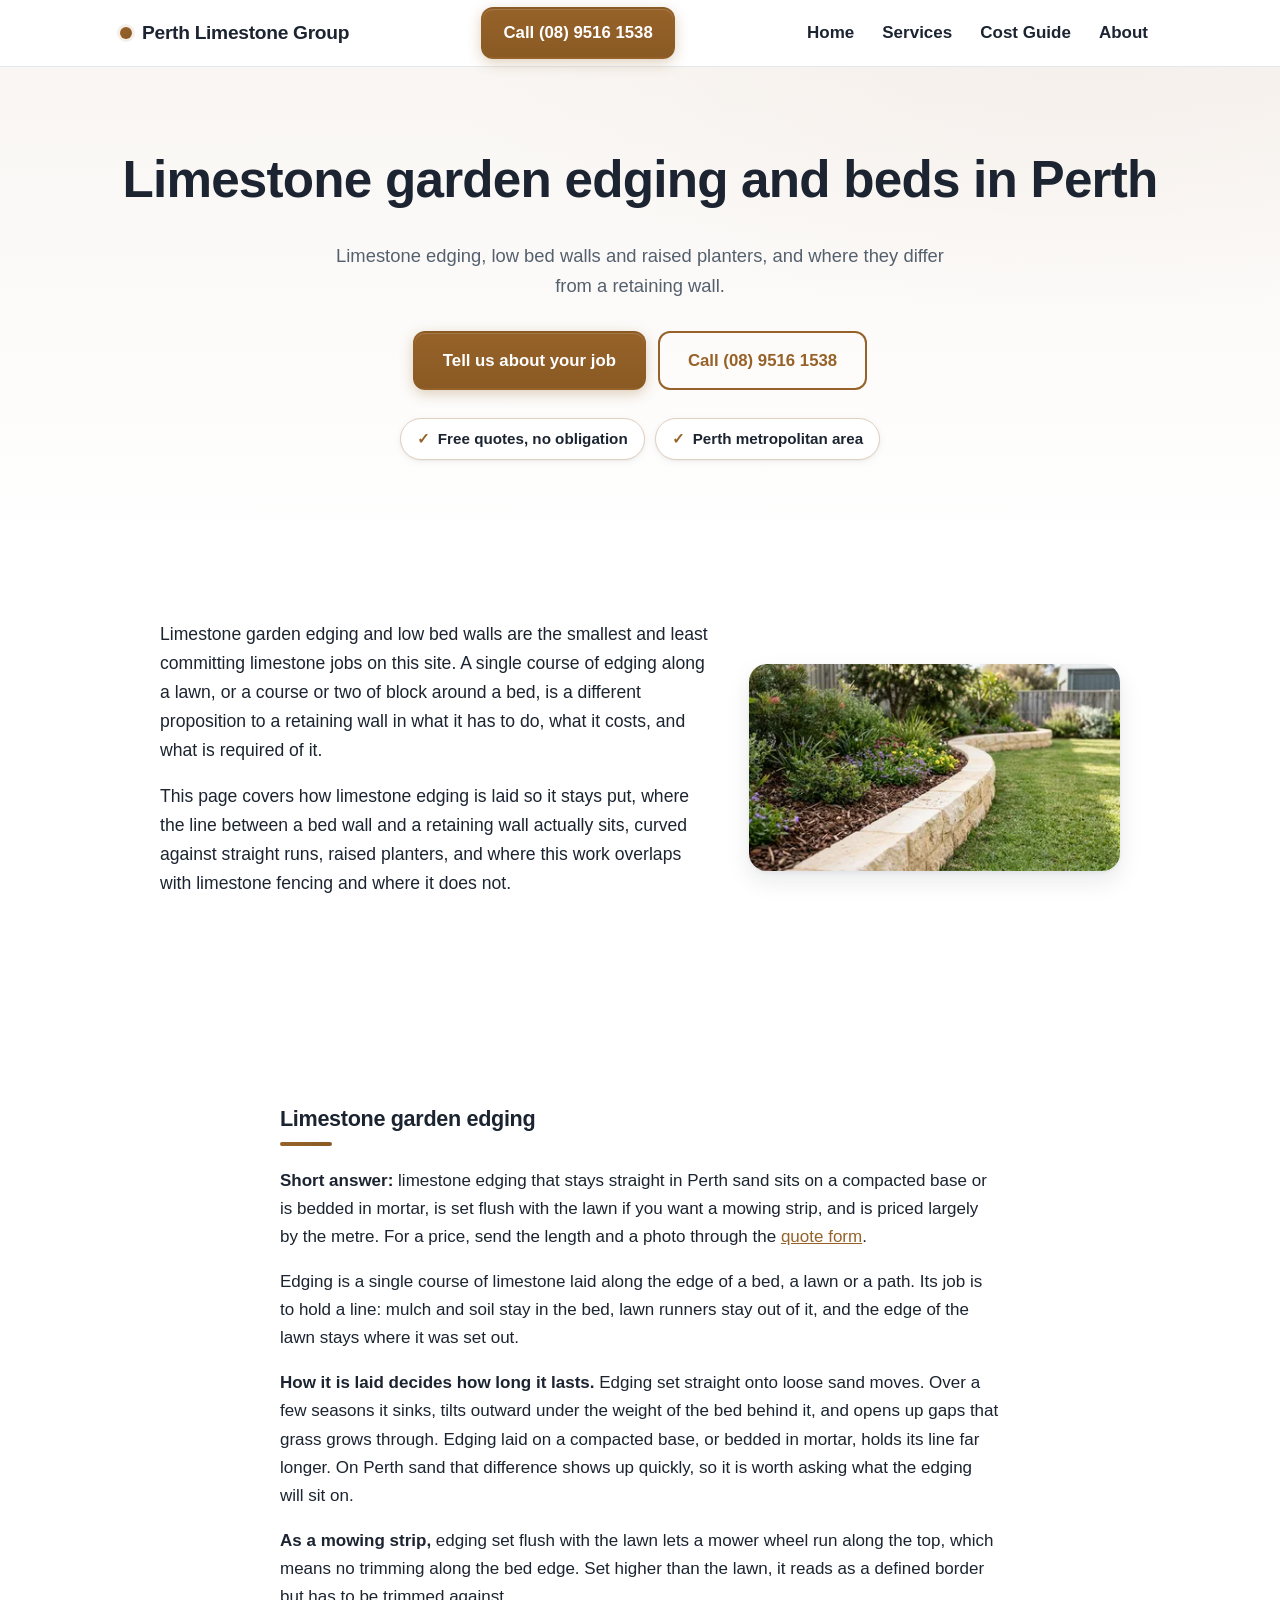
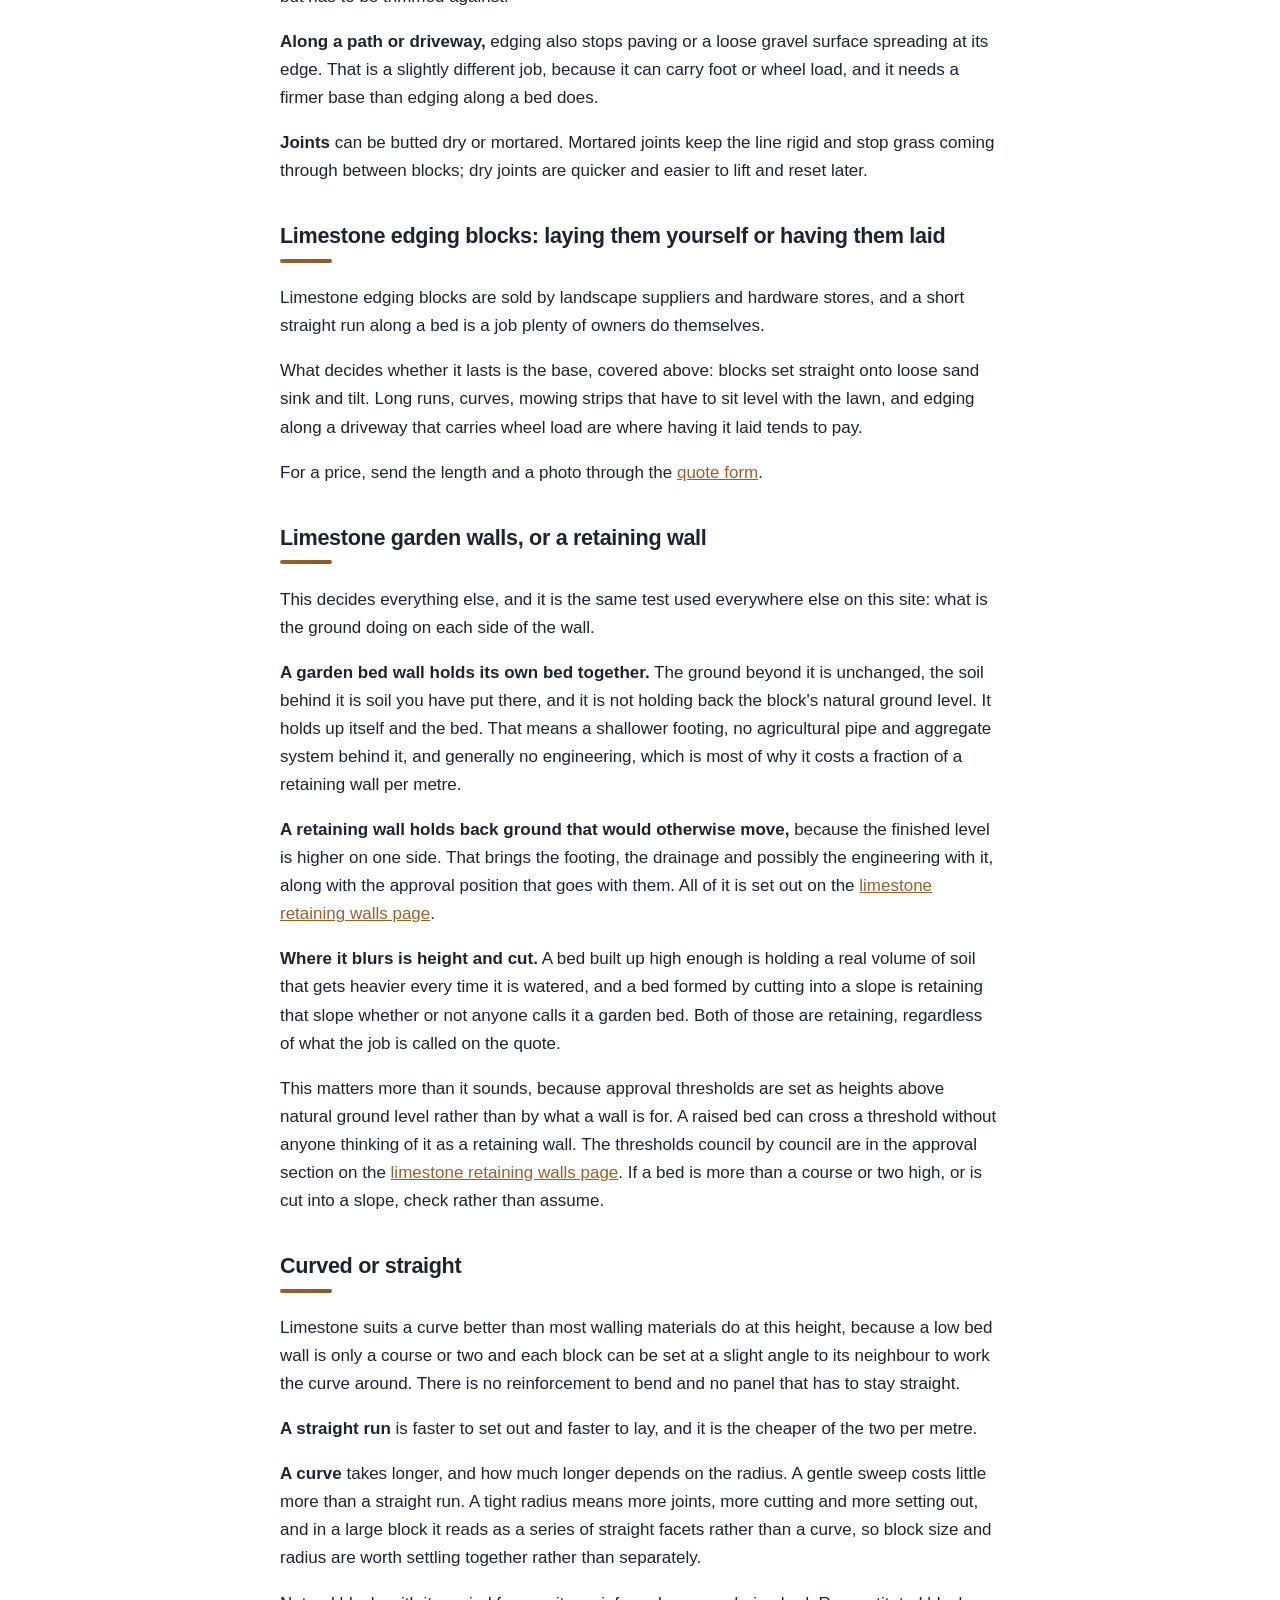
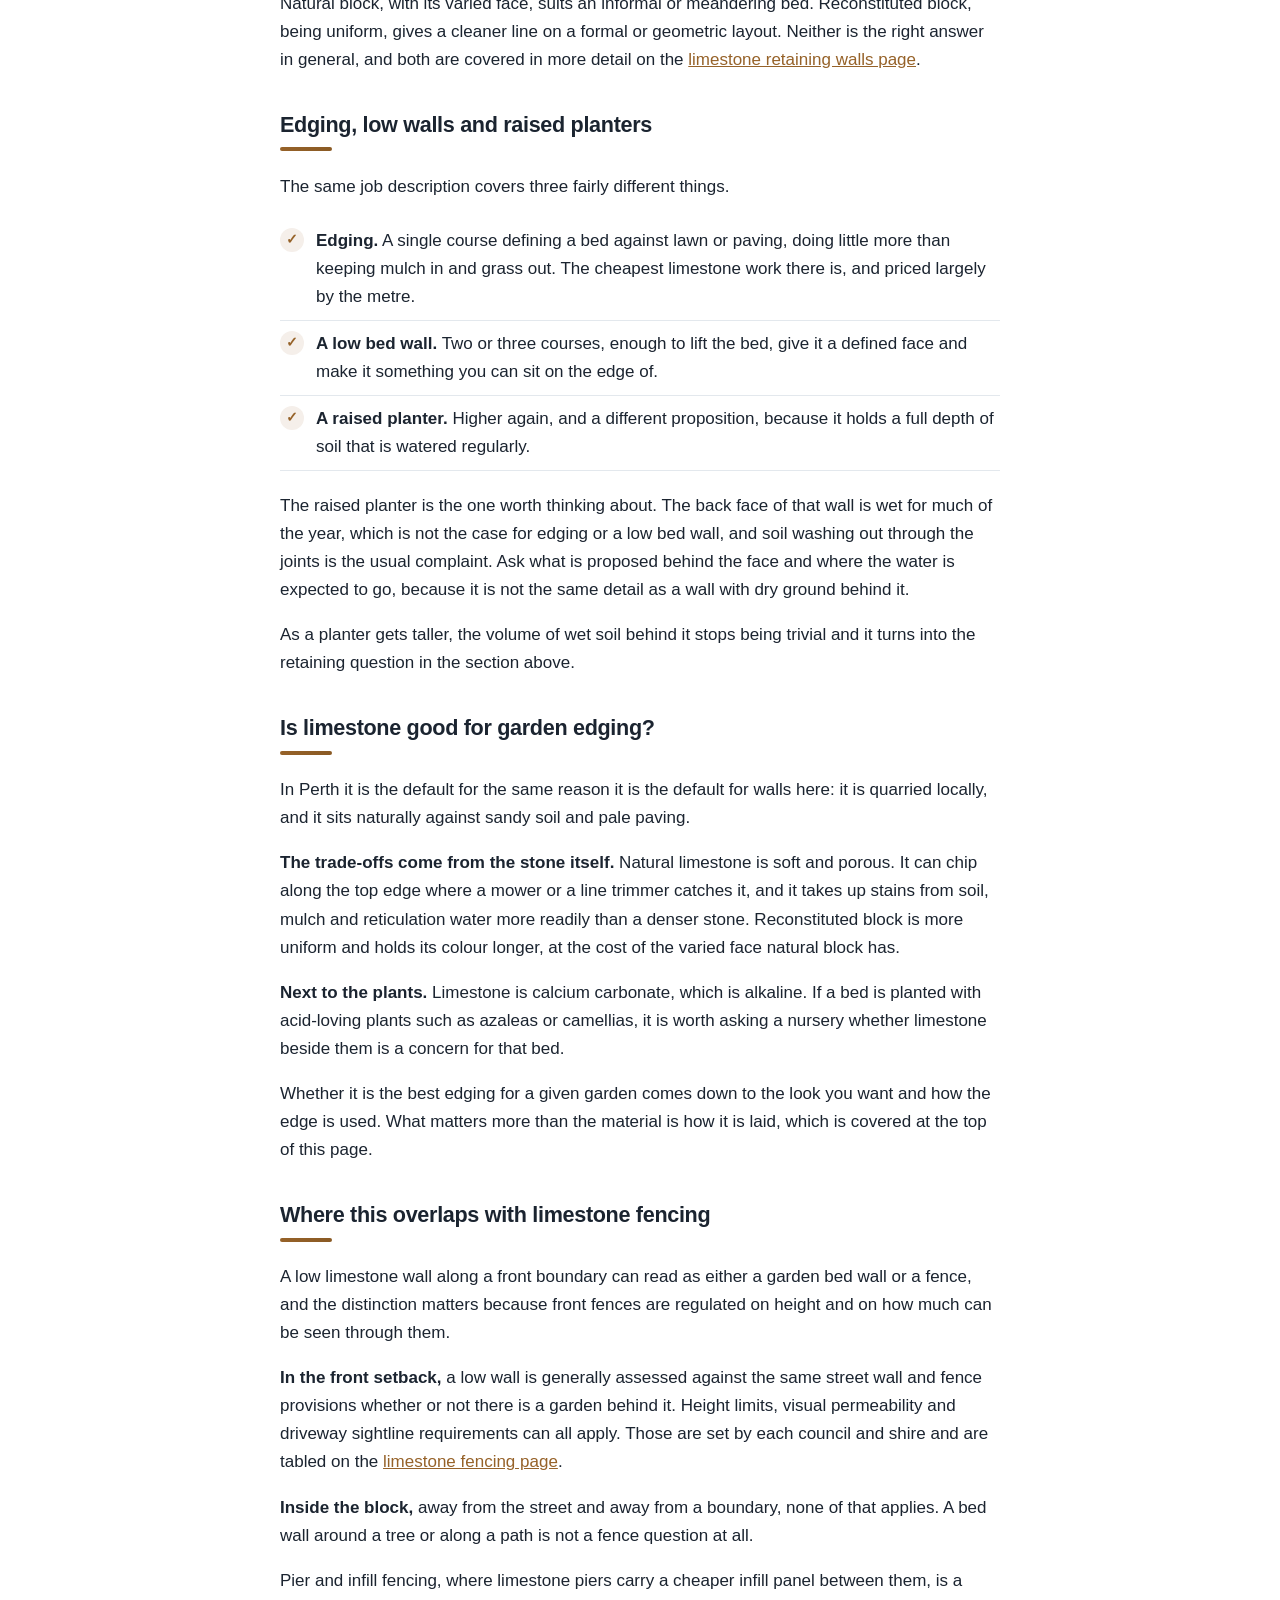
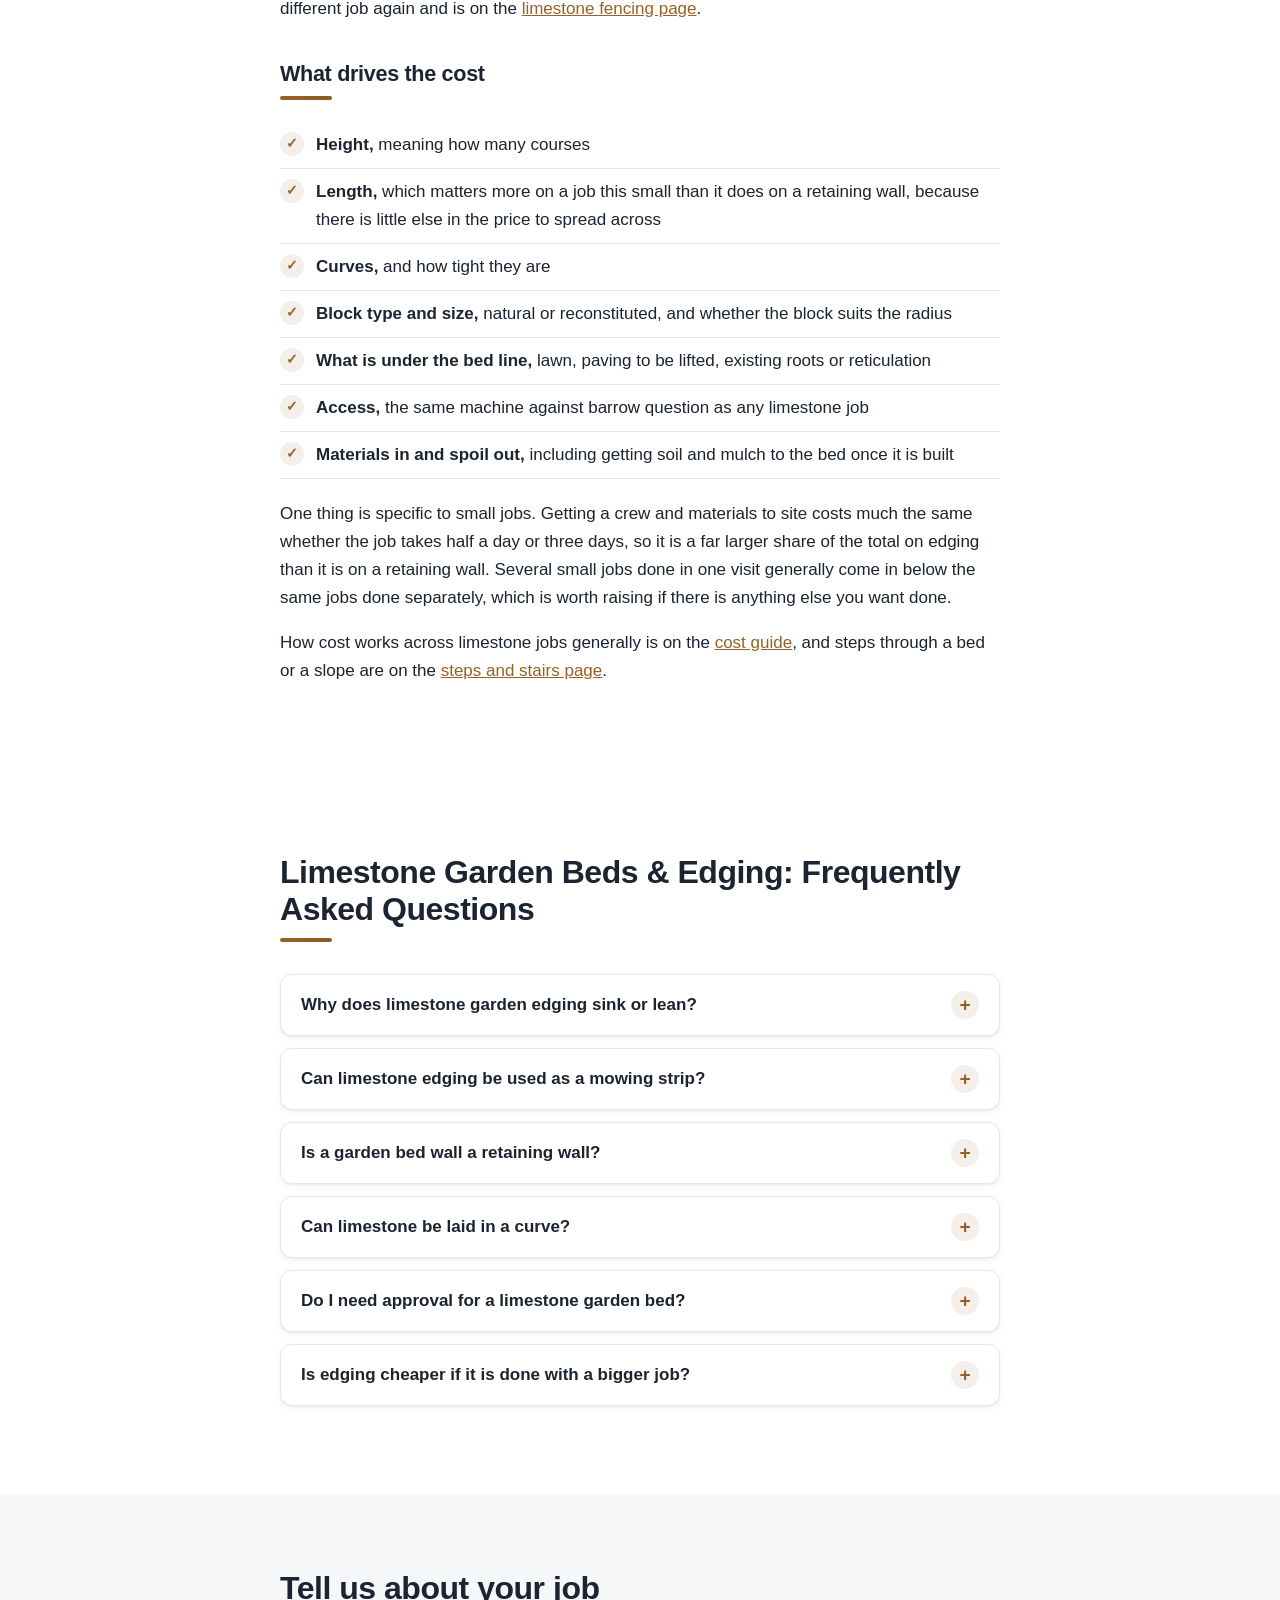
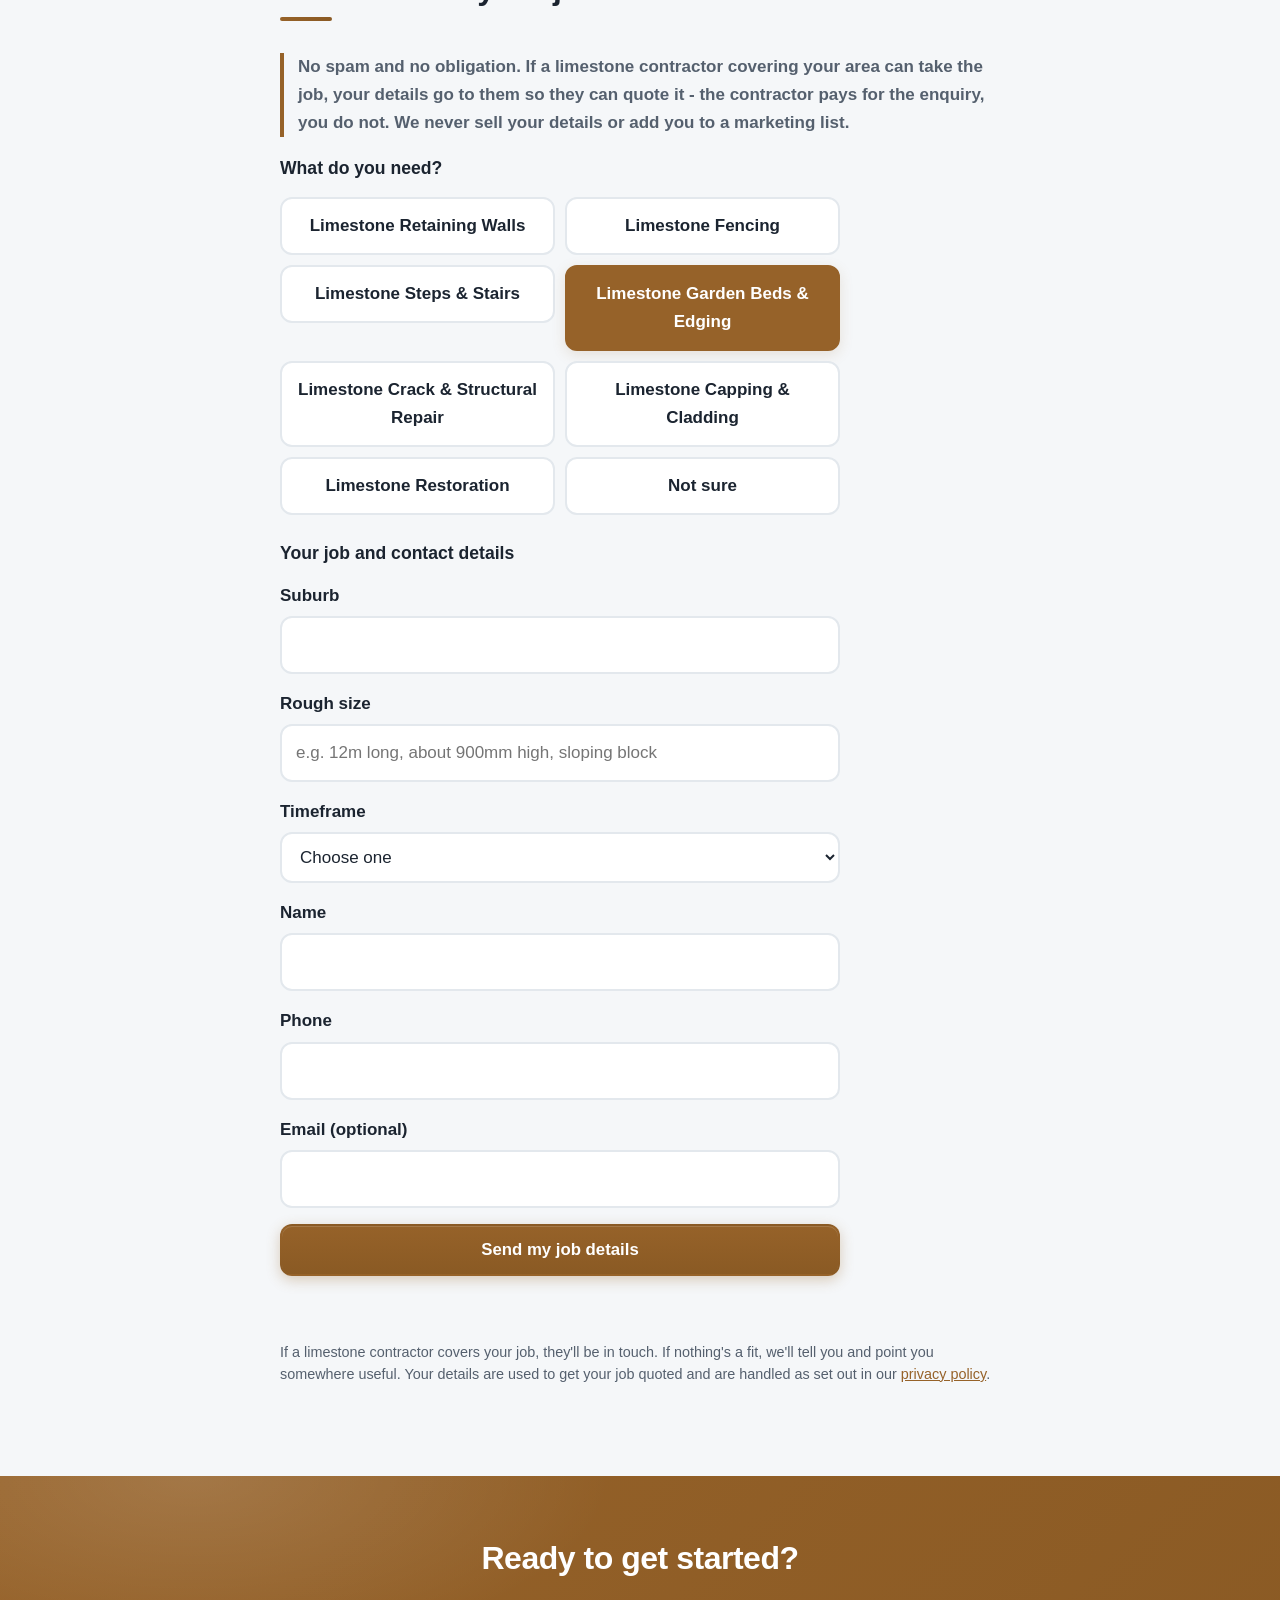
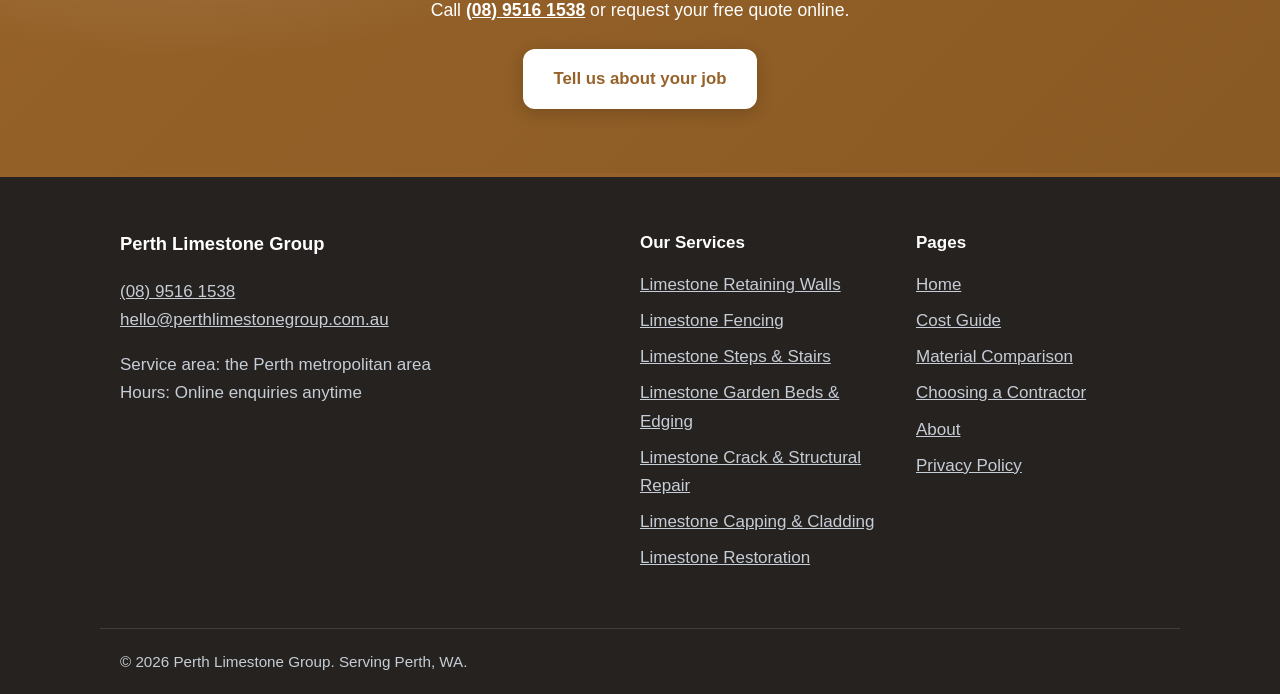
<file: limestone-garden-beds-edging.html>
<!DOCTYPE html>
<html lang="en" data-style="classic" data-pattern="none">
<head>
  <meta charset="utf-8">
  <meta name="viewport" content="width=device-width, initial-scale=1">
  <title>Limestone Garden Edging Perth | Beds and Low Walls</title>
  <meta name="description" content="Limestone garden edging in Perth: edging blocks, how they are laid so they stay put, mowing strips, curves, raised beds, and when to have it laid rather than DIY.">
  <meta name="theme-color" content="#966229">
  <link rel="canonical" href="https://perthlimestonegroup.com.au/limestone-garden-beds-edging.html">
  <link rel="icon" href="favicon.svg" type="image/svg+xml">
  <meta property="og:title" content="Limestone Garden Edging Perth | Beds and Low Walls">
  <meta property="og:description" content="Limestone garden edging in Perth: edging blocks, how they are laid so they stay put, mowing strips, curves, raised beds, and when to have it laid rather than DIY.">
  <meta property="og:url" content="https://perthlimestonegroup.com.au/limestone-garden-beds-edging.html">
  <meta property="og:type" content="website">
  <meta property="og:image" content="https://perthlimestonegroup.com.au/images/og-image.png">
  <meta property="og:image:width" content="1200">
  <meta property="og:image:height" content="630">
  <meta name="twitter:card" content="summary_large_image">
  <style>:root {
--brand: #0b6e4f;
--brand-dark: #08523b;
--brand-contrast: #ffffff;
--brand-soft: #e7f1ed;          
--brand-softer: #f3f8f6;        
--brand-border: #b6d4c9;        
--brand-glow: rgba(11, 110, 79, 0.30);      
--brand-glow-soft: rgba(11, 110, 79, 0.15); 
--ink: #1b2430;
--muted: #55606e;
--bg: #ffffff;
--surface: #f5f7f9;
--border: #e3e8ed;
--footer-bg: #161d26;           
--footer-ink: #c6cdd6;
--radius: 12px;
--radius-lg: 18px;
--btn-radius: 12px;
--container: 1080px;
--font: -apple-system, BlinkMacSystemFont, "Segoe UI", Roboto, "Helvetica Neue",
Arial, sans-serif;
--font-head: var(--font);
--head-weight: 800;
--head-tracking: -0.015em;
--shadow-sm: 0 1px 2px rgba(16, 24, 32, 0.05), 0 2px 8px rgba(16, 24, 32, 0.05);
--shadow-md: 0 2px 4px rgba(16, 24, 32, 0.05), 0 10px 24px rgba(16, 24, 32, 0.09);
--shadow-lg: 0 4px 8px rgba(16, 24, 32, 0.06), 0 20px 48px rgba(16, 24, 32, 0.14);
--pattern: none;
--pattern-size: auto;
--pattern-ink: rgba(27, 36, 48, 0.06);
}
html[data-style="bold"] {
--radius: 16px;
--radius-lg: 22px;
--btn-radius: 999px;
--head-weight: 900;
--head-tracking: -0.025em;
}
html[data-style="soft"] {
--radius: 22px;
--radius-lg: 30px;
--btn-radius: 999px;
--font-head: ui-rounded, "SF Pro Rounded", "Segoe UI", Roboto, "Helvetica Neue",
Arial, sans-serif;
--border: #e8ecf0;
}
html[data-style="sharp"] {
--radius: 4px;
--radius-lg: 6px;
--btn-radius: 5px;
--head-tracking: -0.01em;
}
html[data-style="elegant"] {
--radius: 8px;
--radius-lg: 12px;
--btn-radius: 8px;
--font-head: "Iowan Old Style", "Palatino Linotype", Palatino, Georgia,
"Times New Roman", serif;
--head-weight: 700;
--head-tracking: 0;
}
html[data-pattern="dots"] {
--pattern: radial-gradient(var(--pattern-ink) 1.5px, transparent 1.5px);
--pattern-size: 26px 26px;
}
html[data-pattern="grid"] {
--pattern: linear-gradient(var(--pattern-ink) 1px, transparent 1px),
linear-gradient(90deg, var(--pattern-ink) 1px, transparent 1px);
--pattern-size: 34px 34px;
}
html[data-pattern="diagonal"] {
--pattern: repeating-linear-gradient(45deg,
var(--pattern-ink) 0 1px, transparent 1px 16px);
}
html[data-pattern="crosshatch"] {
--pattern: repeating-linear-gradient(45deg,
var(--pattern-ink) 0 1px, transparent 1px 14px),
repeating-linear-gradient(-45deg,
var(--pattern-ink) 0 1px, transparent 1px 14px);
}
*, *::before, *::after { box-sizing: border-box; }
html { scroll-behavior: smooth; }
body {
margin: 0;
font-family: var(--font);
font-size: 1.0625rem;
line-height: 1.65;
color: var(--ink);
background: var(--bg);
-webkit-text-size-adjust: 100%;
}
img { max-width: 100%; height: auto; display: block; }
h1, h2, h3 {
font-family: var(--font-head);
font-weight: var(--head-weight);
letter-spacing: var(--head-tracking);
line-height: 1.15;
margin: 0 0 0.6em;
}
h1 { font-size: clamp(2rem, 5.5vw, 3.2rem); }
h2 { font-size: clamp(1.45rem, 3.5vw, 2rem); }
h3 { font-size: 1.15rem; }
html[data-style="sharp"] h2 {
text-transform: uppercase;
letter-spacing: 0.05em;
font-size: clamp(1.25rem, 3vw, 1.6rem);
}
p { margin: 0 0 1em; }
ul, ol { margin: 0 0 1em; padding-left: 1.3em; }
a { color: var(--brand); }
a:hover { color: var(--brand-dark); }
::selection { background: var(--brand); color: var(--brand-contrast); }
:focus-visible {
outline: 3px solid var(--brand);
outline-offset: 2px;
}
[id] { scroll-margin-top: 90px; }
.container {
max-width: var(--container);
margin-inline: auto;
padding-inline: 20px;
}
.container.narrow { max-width: 760px; }
.center { text-align: center; }
.skip-link {
position: absolute;
left: -9999px;
top: 0;
background: var(--brand);
color: var(--brand-contrast);
padding: 10px 16px;
z-index: 100;
}
.skip-link:focus { left: 0; }
noscript .noscript-warning {
display: block;
padding: 16px 20px;
background: #fff3cd;
color: #5c4400;
text-align: center;
}
.btn {
display: inline-block;
padding: 14px 28px;
border-radius: var(--btn-radius);
font-weight: 700;
font-size: 1.05rem;
text-decoration: none;
text-align: center;
border: 2px solid transparent;
cursor: pointer;
transition: background-color 0.18s ease, color 0.18s ease,
box-shadow 0.18s ease, transform 0.18s ease,
border-color 0.18s ease;
}
.btn:active { transform: translateY(1px); }
.btn-primary {
background: linear-gradient(180deg, var(--brand), var(--brand-dark));
color: var(--brand-contrast);
box-shadow: 0 4px 14px var(--brand-glow), inset 0 1px 0 rgba(255, 255, 255, 0.15);
}
.btn-primary:hover {
background: var(--brand-dark);
color: var(--brand-contrast);
box-shadow: 0 8px 22px var(--brand-glow);
transform: translateY(-2px);
}
.btn-outline {
background: transparent;
color: var(--brand);
border-color: var(--brand);
}
.btn-outline:hover {
background: var(--brand);
color: var(--brand-contrast);
box-shadow: 0 6px 18px var(--brand-glow-soft);
transform: translateY(-2px);
}
.btn-invert {
background: var(--brand-contrast);
color: var(--brand);
box-shadow: 0 4px 16px rgba(0, 0, 0, 0.18);
}
.btn-invert:hover {
background: var(--bg);
color: var(--brand-dark);
transform: translateY(-2px);
box-shadow: 0 8px 24px rgba(0, 0, 0, 0.22);
}
.btn-block { display: block; width: 100%; }
.text-link { font-weight: 700; }
html[data-style="sharp"] .btn-primary {
background: var(--brand);
box-shadow: 4px 4px 0 var(--brand-glow-soft);
}
html[data-style="sharp"] .btn-primary:hover {
background: var(--brand-dark);
box-shadow: 6px 6px 0 var(--brand-glow-soft);
transform: translate(-2px, -2px);
}
#site-header {
border-bottom: 1px solid var(--border);
background: rgba(255, 255, 255, 0.86);
-webkit-backdrop-filter: blur(12px);
backdrop-filter: blur(12px);
position: sticky;
top: 0;
z-index: 50;
transition: box-shadow 0.25s ease;
}
#site-header.scrolled { box-shadow: 0 4px 24px rgba(16, 24, 32, 0.09); }
.header-inner {
display: flex;
align-items: center;
justify-content: space-between;
gap: 16px;
min-height: 66px;
flex-wrap: wrap;
}
.logo {
display: inline-flex;
align-items: center;
gap: 10px;
font-family: var(--font-head);
font-weight: var(--head-weight);
font-size: 1.2rem;
letter-spacing: var(--head-tracking);
color: var(--ink);
text-decoration: none;
padding-block: 12px;
}
.logo::before {
content: "";
flex: none;
width: 12px;
height: 12px;
border-radius: 50%;
background: linear-gradient(135deg, var(--brand), var(--brand-dark));
box-shadow: 0 0 0 3px var(--brand-soft);
}
html[data-style="sharp"] .logo::before { border-radius: 2px; }
html[data-style="elegant"] .logo::before { border-radius: 50%; width: 9px; height: 9px; }
.header-actions {
display: flex;
align-items: center;
gap: 8px;
}
.nav-toggle {
display: inline-flex;
flex-direction: column;
gap: 5px;
background: none;
border: 0;
padding: 10px;
cursor: pointer;
}
.nav-toggle span {
width: 24px;
height: 3px;
background: var(--ink);
border-radius: 2px;
}
.site-nav {
display: none;
width: 100%;
padding-bottom: 16px;
}
.site-nav.open { display: block; }
.site-nav ul {
list-style: none;
margin: 0 0 12px;
padding: 0;
}
.site-nav li a {
display: block;
padding: 10px 4px;
color: var(--ink);
text-decoration: none;
font-weight: 600;
border-bottom: 1px solid var(--border);
}
.site-nav li a.active,
.site-nav li a:hover { color: var(--brand); }
.nav-phone { white-space: nowrap; }
@media (min-width: 800px) {
.nav-toggle { display: none; }
.site-nav {
display: flex !important;
align-items: center;
gap: 8px;
width: auto;
padding-bottom: 0;
}
.site-nav ul {
display: flex;
gap: 4px;
margin: 0;
}
.site-nav li a {
border-bottom: 0;
padding: 8px 12px;
position: relative;
}
.site-nav li a::after {
content: "";
position: absolute;
left: 12px;
right: 12px;
bottom: 2px;
height: 2px;
border-radius: 2px;
background: linear-gradient(90deg, var(--brand), var(--brand-dark));
transform: scaleX(0);
transform-origin: left;
transition: transform 0.2s ease;
}
.site-nav li a:hover::after,
.site-nav li a.active::after { transform: scaleX(1); }
.nav-phone { margin-left: 12px; padding: 10px 20px; }
}
.hero {
position: relative;
overflow: hidden;
background:
radial-gradient(1100px 500px at 85% -10%, var(--brand-soft), transparent 60%),
linear-gradient(180deg, var(--brand-softer), var(--bg));
padding-block: 60px;
text-align: center;
}
.hero::before {
content: "";
position: absolute;
inset: 0;
pointer-events: none;
background-image: var(--pattern);
background-size: var(--pattern-size);
-webkit-mask-image: linear-gradient(180deg, #000 55%, transparent);
mask-image: linear-gradient(180deg, #000 55%, transparent);
}
.hero .container { position: relative; }
.hero-sub {
font-size: 1.15rem;
color: var(--muted);
max-width: 620px;
margin: 0 auto 1.6em;
}
.hero-actions {
display: flex;
flex-direction: column;
gap: 12px;
align-items: center;
margin-bottom: 28px;
}
.value-props {
list-style: none;
margin: 0;
padding: 0;
display: flex;
flex-wrap: wrap;
justify-content: center;
gap: 10px;
}
.value-props li {
display: inline-flex;
align-items: center;
gap: 8px;
padding: 7px 16px;
border-radius: 999px;
background: var(--bg);
border: 1px solid var(--brand-border);
box-shadow: var(--shadow-sm);
color: var(--ink);
font-weight: 600;
font-size: 0.95rem;
}
.value-props li::before {
content: "\2713";
color: var(--brand);
font-weight: 800;
}
html[data-style="sharp"] .value-props li { border-radius: var(--radius); }
@media (min-width: 640px) {
.hero { padding-block: 84px; }
.hero-actions { flex-direction: row; justify-content: center; }
}
.hero-grid {
display: grid;
gap: 40px;
grid-template-columns: 1fr;
align-items: center;
}
.hero-media { position: relative; }
.hero-img {
position: relative;
border-radius: var(--radius-lg);
width: 100%;
max-width: 520px;
margin-inline: auto;
box-shadow: var(--shadow-lg);
}
@media (min-width: 900px) {
.hero.has-media .hero-grid { grid-template-columns: 1.1fr 0.9fr; }
.hero.has-media { text-align: left; }
.hero.has-media .hero-sub { margin-inline: 0; }
.hero.has-media .hero-actions { justify-content: flex-start; }
.hero.has-media .value-props { justify-content: flex-start; }
.hero.has-media .hero-img { margin-inline: 0 0; max-width: 100%; }
}
html[data-style="bold"] .hero {
background: linear-gradient(135deg, var(--brand) 0%, var(--brand-dark) 100%);
color: var(--brand-contrast);
--pattern-ink: rgba(255, 255, 255, 0.12);
clip-path: polygon(0 0, 100% 0, 100% calc(100% - 3rem), 0 100%);
padding-bottom: calc(60px + 3rem);
}
@media (min-width: 640px) {
html[data-style="bold"] .hero { padding-bottom: calc(84px + 3rem); }
}
html[data-style="bold"] .hero-sub { color: rgba(255, 255, 255, 0.88); }
html[data-style="bold"] .hero .btn-primary {
background: var(--brand-contrast);
color: var(--brand);
box-shadow: 0 6px 20px rgba(0, 0, 0, 0.22);
}
html[data-style="bold"] .hero .btn-primary:hover { color: var(--brand-dark); }
html[data-style="bold"] .hero .btn-outline {
color: var(--brand-contrast);
border-color: rgba(255, 255, 255, 0.65);
}
html[data-style="bold"] .hero .btn-outline:hover {
background: rgba(255, 255, 255, 0.14);
border-color: var(--brand-contrast);
color: var(--brand-contrast);
}
html[data-style="bold"] .hero .value-props li {
background: rgba(255, 255, 255, 0.12);
border-color: rgba(255, 255, 255, 0.28);
color: var(--brand-contrast);
box-shadow: none;
}
html[data-style="bold"] .hero .value-props li::before { color: var(--brand-contrast); }
html[data-style="bold"] .hero-media::before {
content: "";
position: absolute;
inset: 20px -20px -20px 20px;
border-radius: var(--radius-lg);
background: rgba(255, 255, 255, 0.14);
}
html[data-style="soft"] .hero {
background: var(--brand-soft);
border-radius: 0 0 3rem 3rem;
}
html[data-style="soft"] .hero-img {
border-radius: 38% 62% 63% 37% / 41% 44% 56% 59%;
box-shadow: 0 24px 48px var(--brand-glow-soft);
}
html[data-style="soft"] .value-props li { border-color: var(--border); }
html[data-style="sharp"] .hero {
background: var(--bg);
border-bottom: 3px solid var(--ink);
}
html[data-style="sharp"] .hero::before {
-webkit-mask-image: none;
mask-image: none;
}
html[data-style="sharp"] .hero-img {
border-radius: 0;
box-shadow: 10px 10px 0 var(--brand);
max-width: calc(100% - 10px);
}
html[data-style="elegant"] .hero {
background: linear-gradient(180deg, var(--brand-softer), var(--bg));
border-bottom: 1px solid var(--border);
}
html[data-style="elegant"] .hero-media {
padding: 12px;
background: var(--bg);
border: 1px solid var(--border);
border-radius: var(--radius-lg);
box-shadow: var(--shadow-md);
max-width: 544px;
margin-inline: auto;
}
html[data-style="elegant"] .hero-img { box-shadow: none; border-radius: var(--radius); }
.section { padding-block: 60px; }
.section-alt { background: var(--surface); }
html[data-style="soft"] .section-alt { background: var(--brand-softer); }
@media (min-width: 800px) {
.section { padding-block: 76px; }
}
.section h2 {
position: relative;
padding-bottom: 14px;
margin-bottom: 1em;
}
.section h2::after {
content: "";
position: absolute;
left: 0;
bottom: 0;
width: 52px;
height: 4px;
border-radius: 999px;
background: linear-gradient(90deg, var(--brand), var(--brand-dark));
}
html[data-style="sharp"] .section h2::after { border-radius: 0; height: 5px; }
html[data-style="elegant"] .section h2::after {
height: 2px;
width: 64px;
background: var(--brand);
}
.page-head {
position: relative;
overflow: hidden;
background:
radial-gradient(900px 300px at 90% -30%, var(--brand-soft), transparent 60%),
linear-gradient(180deg, var(--brand-softer), var(--bg));
padding-block: 48px;
}
.page-head::before {
content: "";
position: absolute;
inset: 0;
pointer-events: none;
background-image: var(--pattern);
background-size: var(--pattern-size);
-webkit-mask-image: linear-gradient(180deg, #000 40%, transparent);
mask-image: linear-gradient(180deg, #000 40%, transparent);
}
.page-head .container { position: relative; }
.page-head h1 { margin-bottom: 0; }
html[data-style="bold"] .page-head {
background: linear-gradient(135deg, var(--brand), var(--brand-dark));
color: var(--brand-contrast);
--pattern-ink: rgba(255, 255, 255, 0.12);
}
html[data-style="sharp"] .page-head { border-bottom: 3px solid var(--ink); }
.lead { font-size: 1.1rem; }
.grid-3, .grid-2 {
display: grid;
gap: 22px;
grid-template-columns: 1fr;
}
@media (min-width: 640px) {
.grid-3 { grid-template-columns: repeat(2, 1fr); }
}
@media (min-width: 900px) {
.grid-3 { grid-template-columns: repeat(3, 1fr); }
.grid-2 { grid-template-columns: repeat(2, 1fr); gap: 48px; }
}
.card {
position: relative;
overflow: hidden;
background: var(--bg);
border: 1px solid var(--border);
border-radius: var(--radius);
padding: 26px;
display: flex;
flex-direction: column;
box-shadow: var(--shadow-sm);
transition: transform 0.22s ease, box-shadow 0.22s ease, border-color 0.22s ease;
}
.card::before {
content: "";
position: absolute;
top: 0;
left: 0;
right: 0;
height: 4px;
background: linear-gradient(90deg, var(--brand), var(--brand-dark));
transform: scaleX(0);
transform-origin: left;
transition: transform 0.25s ease;
}
.card:hover {
transform: translateY(-5px);
box-shadow: var(--shadow-md), 0 12px 28px var(--brand-glow-soft);
border-color: var(--brand-border);
}
.card:hover::before { transform: scaleX(1); }
.card h3 a { color: var(--ink); text-decoration: none; }
.card h3 a:hover { color: var(--brand); }
.card p { flex: 1; color: var(--muted); }
.card-link { font-weight: 700; text-decoration: none; }
.card-link:hover { text-decoration: underline; text-underline-offset: 3px; }
html[data-style="sharp"] .card {
border-color: var(--ink);
box-shadow: 6px 6px 0 var(--brand-soft);
}
html[data-style="sharp"] .card:hover {
transform: translate(-2px, -2px);
box-shadow: 9px 9px 0 var(--brand-soft);
border-color: var(--ink);
}
html[data-style="sharp"] .card::before { transform: scaleX(1); }
.area-links {
list-style: none;
margin: 0;
padding: 0;
display: flex;
flex-wrap: wrap;
gap: 10px;
}
.area-links a {
display: block;
padding: 10px 20px;
border: 1px solid var(--border);
border-radius: 999px;
background: var(--bg);
color: var(--ink);
font-weight: 600;
text-decoration: none;
box-shadow: var(--shadow-sm);
transition: border-color 0.18s ease, color 0.18s ease,
transform 0.18s ease, box-shadow 0.18s ease;
}
.area-links a:hover {
border-color: var(--brand);
color: var(--brand);
transform: translateY(-2px);
box-shadow: 0 6px 16px var(--brand-glow-soft);
}
html[data-style="sharp"] .area-links a { border-radius: var(--radius); }
.steps {
list-style: none;
margin: 0;
padding: 0;
display: grid;
gap: 30px;
grid-template-columns: 1fr;
counter-reset: step;
}
@media (min-width: 800px) {
.steps { grid-template-columns: repeat(3, 1fr); }
.step { position: relative; }
.step:not(:last-child)::after {
content: "";
position: absolute;
top: 26px;
left: 68px;
right: -14px;
border-top: 2px dashed var(--brand-border);
}
}
.step-num {
position: relative;
z-index: 1;
display: inline-flex;
align-items: center;
justify-content: center;
width: 52px;
height: 52px;
border-radius: 50%;
background: linear-gradient(135deg, var(--brand), var(--brand-dark));
color: var(--brand-contrast);
font-weight: 800;
font-size: 1.2rem;
margin-bottom: 12px;
box-shadow: 0 8px 18px var(--brand-glow-soft), inset 0 1px 0 rgba(255, 255, 255, 0.2);
}
html[data-style="sharp"] .step-num { border-radius: var(--radius); }
.step-num svg {
width: 24px;
height: 24px;
}
.step-label {
display: block;
font-size: 0.85rem;
font-weight: 800;
letter-spacing: 0.07em;
text-transform: uppercase;
color: var(--brand);
margin-bottom: 4px;
}
.how-it-works.compact { padding-block: 44px; }
.how-it-works.compact .step p { color: var(--muted); font-size: 0.97rem; }
.check-list {
list-style: none;
padding: 0;
}
.check-list li {
padding: 9px 0 9px 36px;
position: relative;
border-bottom: 1px solid var(--border);
}
.check-list li::before {
content: "\2713";
position: absolute;
left: 0;
top: 10px;
width: 24px;
height: 24px;
display: inline-flex;
align-items: center;
justify-content: center;
border-radius: 50%;
background: var(--brand-soft);
color: var(--brand);
font-weight: 800;
font-size: 0.85rem;
}
html[data-style="sharp"] .check-list li::before { border-radius: 4px; }
.intro-grid {
display: grid;
gap: 32px;
grid-template-columns: 1fr;
align-items: center;
max-width: 1000px;
}
.service-img {
border-radius: var(--radius-lg);
width: 100%;
max-width: 520px;
margin-inline: auto;
box-shadow: var(--shadow-md);
}
html[data-style="soft"] .service-img {
border-radius: 58% 42% 40% 60% / 55% 48% 52% 45%;
}
html[data-style="sharp"] .service-img {
border-radius: 0;
box-shadow: 8px 8px 0 var(--brand);
max-width: calc(100% - 8px);
}
html[data-style="elegant"] .intro-media {
padding: 10px;
background: var(--bg);
border: 1px solid var(--border);
border-radius: var(--radius-lg);
box-shadow: var(--shadow-sm);
max-width: 540px;
margin-inline: auto;
}
html[data-style="elegant"] .service-img { box-shadow: none; border-radius: var(--radius); }
@media (min-width: 900px) {
.intro-grid { grid-template-columns: 1.2fr 0.8fr; }
.service-img { max-width: 100%; }
html[data-style="sharp"] .service-img { max-width: calc(100% - 8px); }
}
.price-note {
background: linear-gradient(180deg, var(--brand-softer), var(--bg));
border: 1px solid var(--brand-border);
border-left: 4px solid var(--brand);
border-radius: var(--radius);
padding: 18px 20px;
font-size: 1.02rem;
box-shadow: var(--shadow-sm);
}
.faq-item {
border: 1px solid var(--border);
border-radius: var(--radius);
background: var(--bg);
margin-bottom: 12px;
box-shadow: var(--shadow-sm);
transition: border-color 0.2s ease, box-shadow 0.2s ease;
}
.faq-item[open] {
border-color: var(--brand-border);
box-shadow: var(--shadow-md);
}
.faq-item summary {
display: flex;
align-items: center;
justify-content: space-between;
gap: 16px;
padding: 16px 20px;
font-weight: 700;
cursor: pointer;
list-style: none;
}
.faq-item summary::-webkit-details-marker { display: none; }
.faq-item summary::after {
content: "+";
flex: none;
display: inline-flex;
align-items: center;
justify-content: center;
width: 28px;
height: 28px;
border-radius: 50%;
background: var(--brand-soft);
color: var(--brand);
font-weight: 700;
font-size: 1.2rem;
line-height: 1;
transition: transform 0.25s ease;
}
.faq-item[open] summary::after { transform: rotate(45deg); }
html[data-style="sharp"] .faq-item summary::after { border-radius: 4px; }
.faq-item summary:hover { color: var(--brand); }
.faq-answer { padding: 0 20px 4px; color: var(--muted); }
.cta-band {
position: relative;
overflow: hidden;
background: linear-gradient(135deg, var(--brand) 0%, var(--brand-dark) 100%);
color: var(--brand-contrast);
text-align: center;
padding-block: 64px;
--pattern-ink: rgba(255, 255, 255, 0.1);
}
.cta-band::before {
content: "";
position: absolute;
inset: 0;
pointer-events: none;
background-image: var(--pattern);
background-size: var(--pattern-size);
}
.cta-band::after {
content: "";
position: absolute;
inset: 0;
pointer-events: none;
background: radial-gradient(600px 260px at 15% 0%, rgba(255, 255, 255, 0.14), transparent 70%);
}
.cta-band .container { position: relative; z-index: 1; }
.cta-band a:not(.btn) {
color: var(--brand-contrast);
font-weight: 800;
}
.cta-band p { font-size: 1.1rem; margin-bottom: 1.4em; }
html[data-style="sharp"] .cta-band { background: var(--brand); }
.testimonial {
margin: 0;
background: var(--surface);
border: 1px solid var(--border);
border-radius: var(--radius);
padding: 26px;
box-shadow: var(--shadow-sm);
}
.testimonial blockquote { margin: 0 0 12px; font-style: italic; }
.testimonial blockquote::before {
content: "\201C";
display: block;
font-family: Georgia, serif;
font-size: 2.6rem;
line-height: 0.6;
color: var(--brand);
margin-bottom: 10px;
}
.testimonial figcaption { font-weight: 700; }
.photo { margin: 0; }
.photo img { border-radius: var(--radius); box-shadow: var(--shadow-sm); }
.photo figcaption { color: var(--muted); font-size: 0.95rem; margin-top: 8px; }
.contact-lines {
background: var(--brand-softer);
border: 1px solid var(--border);
border-radius: var(--radius);
padding: 20px 24px;
line-height: 2;
}
.reassurance {
font-weight: 600;
color: var(--muted);
border-left: 4px solid var(--brand);
padding-left: 14px;
}
#quote-form { max-width: 560px; }
.form-step {
border: 0;
padding: 0;
margin: 0 0 24px;
}
.form-step legend {
font-weight: 700;
font-size: 1.1rem;
margin-bottom: 14px;
padding: 0;
}
.service-options {
display: grid;
gap: 10px;
grid-template-columns: 1fr;
}
@media (min-width: 560px) {
.service-options { grid-template-columns: repeat(2, 1fr); }
}
.service-option {
display: block;
cursor: pointer;
}
.service-option input {
position: absolute;
opacity: 0;
}
.service-option span {
display: block;
padding: 13px 16px;
border: 2px solid var(--border);
border-radius: var(--radius);
background: var(--bg);
font-weight: 600;
text-align: center;
transition: border-color 0.15s ease, background-color 0.15s ease,
color 0.15s ease, box-shadow 0.15s ease;
}
.service-option span:hover { border-color: var(--brand-border); }
.service-option input:checked + span {
border-color: var(--brand);
background: var(--brand);
color: var(--brand-contrast);
box-shadow: 0 4px 14px var(--brand-glow-soft);
}
.service-option input:focus-visible + span {
outline: 3px solid var(--brand);
outline-offset: 2px;
}
.form-field { margin-bottom: 16px; }
.form-field label {
display: block;
font-weight: 700;
margin-bottom: 6px;
}
.form-field input,
.form-field select {
width: 100%;
padding: 13px 14px;
font: inherit;
color: var(--ink);
border: 2px solid var(--border);
border-radius: var(--radius);
background: var(--bg);
transition: border-color 0.15s ease, box-shadow 0.15s ease;
}
.form-field input:focus,
.form-field select:focus {
border-color: var(--brand);
box-shadow: 0 0 0 4px var(--brand-glow-soft);
outline: none;
}
.form-note {
margin-top: 14px;
font-size: 0.9rem;
color: var(--muted);
line-height: 1.5;
}
.form-status { font-weight: 600; min-height: 1.5em; }
.form-status.error { color: #b3261e; }
.form-status.success {
color: var(--brand-dark);
font-size: 1.15rem;
}
.prose h2 { margin-top: 1.8em; font-size: 1.3rem; }
.guide h2 { margin-top: 1.8em; font-size: 1.35rem; }
.guide h3 { margin-top: 1.3em; font-size: 1.1rem; }
.guide p { margin-bottom: 1em; }
.guide .lead + .lead { margin-top: -0.4em; }
.guide .check-list,
.guide .guide-steps { margin: 0.4em 0 1.2em; }
.guide-byline,
.guide-reviewed {
color: var(--muted);
font-size: 0.95rem;
margin-bottom: 0.4em;
}
.guide-byline { font-style: italic; }
.guide-reviewed { font-weight: 700; }
.guide-steps {
padding-left: 1.2em;
}
.guide-steps li { margin-bottom: 0.6em; }
.guide-note {
background: var(--brand-softer);
border-left: 3px solid var(--brand-border);
border-radius: var(--radius);
padding: 12px 16px;
color: var(--muted);
font-size: 0.97rem;
}
.guide-figure { margin: 1.4em 0 1.6em; }
.table-wrap {
overflow-x: auto;
margin: 1.2em 0 1.6em;
border: 1px solid var(--border);
border-radius: var(--radius);
}
.guide-table {
border-collapse: collapse;
width: 100%;
min-width: 560px;
font-size: 0.92rem;
}
.guide-table th,
.guide-table td {
border-bottom: 1px solid var(--border);
border-right: 1px solid var(--border);
padding: 9px 12px;
text-align: left;
vertical-align: top;
}
.guide-table th:last-child,
.guide-table td:last-child { border-right: none; }
.guide-table tbody tr:last-child td { border-bottom: none; }
.guide-table thead th {
background: var(--brand-soft);
color: var(--ink);
font-weight: 700;
position: sticky;
top: 0;
}
.guide-table tbody tr:nth-child(even) { background: var(--brand-softer); }
#site-footer {
background: var(--footer-bg);
color: var(--footer-ink);
margin-top: 0;
border-top: 4px solid var(--brand);
}
.footer-grid {
display: grid;
gap: 32px;
grid-template-columns: 1fr;
padding-block: 52px;
}
@media (min-width: 800px) {
.footer-grid { grid-template-columns: 2fr 1fr 1fr; }
}
.footer-brand {
font-family: var(--font-head);
font-weight: var(--head-weight);
font-size: 1.15rem;
color: #ffffff;
}
.footer-title {
font-weight: 700;
color: #ffffff;
margin-bottom: 0.6em;
}
#site-footer ul {
list-style: none;
margin: 0;
padding: 0;
}
#site-footer li { padding: 4px 0; }
#site-footer a { color: var(--footer-ink); }
#site-footer a:hover { color: #ffffff; }
.footer-bottom {
border-top: 1px solid rgba(255, 255, 255, 0.12);
padding-block: 20px;
font-size: 0.95rem;
}
.footer-bottom p { margin: 0; }
@media (prefers-reduced-motion: no-preference) {
@keyframes rise-in {
from { opacity: 0; transform: translateY(22px); }
}
html.anim .reveal {
opacity: 0;
transform: translateY(18px);
transition: opacity 0.55s ease, transform 0.55s cubic-bezier(0.2, 0.7, 0.3, 1);
}
html.anim .reveal.in {
opacity: 1;
transform: none;
}
}
@media (prefers-reduced-motion: reduce) {
html { scroll-behavior: auto; }
*, *::before, *::after { transition-duration: 0.01ms !important; animation: none !important; }
}
:root{--brand:#966229;--brand-dark:#8a5a24;--brand-contrast:#ffffff;--brand-soft:#f5efea;--brand-softer:#f9f6f3;--brand-border:#e0d0bf;--brand-glow:rgba(150,98,41,0.3);--brand-glow-soft:rgba(150,98,41,0.15);--footer-bg:#25221f;}</style>
  <script type="application/ld+json">{"@context":"https://schema.org","@type":"Organization","name":"Perth Limestone Group","telephone":"+61895161538","email":"hello@perthlimestonegroup.com.au","url":"https://perthlimestonegroup.com.au/","description":"Limestone walls across the Perth metro area: retaining walls, fencing, steps, garden edging, capping and repairs. Tell us about your job and get a quote, free.","address":{"@type":"PostalAddress","addressLocality":"Perth","addressRegion":"WA"},"areaServed":"the Perth metropolitan area"}</script>
  <script type="application/ld+json">{"@context":"https://schema.org","@type":"FAQPage","mainEntity":[{"@type":"Question","name":"Why does limestone garden edging sink or lean?","acceptedAnswer":{"@type":"Answer","text":"Usually because it was laid straight onto loose sand. The weight of the bed behind pushes it outward and the sand under it settles. Edging laid on a compacted base, or bedded in mortar, holds its line much longer."}},{"@type":"Question","name":"Can limestone edging be used as a mowing strip?","acceptedAnswer":{"@type":"Answer","text":"Yes. Set flush with the lawn, a mower wheel can run along the top of the edging, so the bed edge does not need trimming. Edging set above the lawn gives a more defined border but has to be trimmed against."}},{"@type":"Question","name":"Is a garden bed wall a retaining wall?","acceptedAnswer":{"@type":"Answer","text":"Not if it only holds the bed you have built behind it and the ground beyond it is unchanged. It becomes a retaining wall once it holds back ground that would otherwise move, which usually means it has been built up high or cut into a slope. Approval thresholds are measured as height above natural ground level regardless of what the wall is called."}},{"@type":"Question","name":"Can limestone be laid in a curve?","acceptedAnswer":{"@type":"Answer","text":"Yes, and it suits a curve well at bed height because each block can be set at a slight angle to the next. A tight radius in a large block reads as facets rather than a smooth curve, so block size and radius are worth settling together."}},{"@type":"Question","name":"Do I need approval for a limestone garden bed?","acceptedAnswer":{"@type":"Answer","text":"A low bed wall inside the block usually raises fewer questions than a retaining wall, but the thresholds are set by height above natural ground level and by each council or shire, not by what the wall is for. A tall raised planter, or a bed cut into a slope, is worth checking before it is built."}},{"@type":"Question","name":"Is edging cheaper if it is done with a bigger job?","acceptedAnswer":{"@type":"Answer","text":"Usually. On a job this small the cost of getting a crew and materials to site is a real share of the total, so edging done at the same time as a wall or a paving job generally costs less than the same edging as a separate visit."}}]}</script>
  <script type="application/ld+json">{"@context":"https://schema.org","@type":"Service","name":"Limestone Garden Beds & Edging","serviceType":"Limestone Garden Beds & Edging","description":"Limestone garden edging in Perth: edging blocks, how they are laid so they stay put, mowing strips, curves, raised beds, and when to have it laid rather than DIY.","url":"https://perthlimestonegroup.com.au/limestone-garden-beds-edging.html","areaServed":"the Perth metropolitan area","provider":{"@type":"Organization","name":"Perth Limestone Group","telephone":"+61895161538","url":"https://perthlimestonegroup.com.au/"}}</script>
  <script type="application/ld+json">{"@context":"https://schema.org","@type":"BreadcrumbList","itemListElement":[{"@type":"ListItem","position":1,"name":"Home","item":"https://perthlimestonegroup.com.au/"},{"@type":"ListItem","position":2,"name":"Limestone Garden Beds & Edging","item":"https://perthlimestonegroup.com.au/limestone-garden-beds-edging.html"}]}</script>
  <script src="config.js" defer></script>
  <script src="js/main.js" defer></script>
  <script src="https://challenges.cloudflare.com/turnstile/v0/api.js" async defer></script>
</head>
<body data-page="service">
  <a class="skip-link" href="#main">Skip to content</a>
  <noscript><p class="noscript-warning">This site&#8217;s content needs JavaScript. Perth Limestone Group &mdash; call <a href="tel:+61895161538">(08) 9516 1538</a> for a free quote.</p></noscript>
  <header id="site-header"><div class="container header-inner"><a class="logo" href="index.html">Perth Limestone Group</a><div class="header-actions"><a class="btn btn-primary nav-phone" href="tel:+61895161538">Call (08) 9516 1538</a><button class="nav-toggle" aria-expanded="false" aria-controls="site-nav" aria-label="Menu"><span></span><span></span><span></span></button></div><nav id="site-nav" class="site-nav" aria-label="Main"><ul><li><a href="index.html">Home</a></li><li><a href="index.html#services">Services</a></li><li><a href="cost-guide.html">Cost Guide</a></li><li><a href="about.html">About</a></li></ul></nav></div></header>
  <main id="main">
    <section class="hero">
      <div class="container hero-grid">
        <div class="hero-copy">
          <h1>Limestone garden edging and beds in Perth</h1>
          <div class="hero-dynamic"><p class="hero-sub">Limestone edging, low bed walls and raised planters, and where they differ from a retaining wall.</p><div class="hero-actions"><a class="btn btn-primary" href="#quote">Tell us about your job</a><a class="btn btn-outline" href="tel:+61895161538">Call (08) 9516 1538</a></div><ul class="value-props"><li>Free quotes, no obligation</li><li>Perth metropolitan area</li></ul></div>
        </div>
      </div>
    </section>
    <div id="page-content"><section class="section"><div class="container intro-grid"><div class="intro-copy"><p class="lead">Limestone garden edging and low bed walls are the smallest and least committing limestone jobs on this site. A single course of edging along a lawn, or a course or two of block around a bed, is a different proposition to a retaining wall in what it has to do, what it costs, and what is required of it.</p><p class="lead">This page covers how limestone edging is laid so it stays put, where the line between a bed wall and a retaining wall actually sits, curved against straight runs, raised planters, and where this work overlaps with limestone fencing and where it does not.</p></div><div class="intro-media"><img class="service-img" src="images/garden-bed-edging.webp" srcset="images/garden-bed-edging-400.webp 400w, images/garden-bed-edging-560.webp 560w, images/garden-bed-edging-720.webp 720w, images/garden-bed-edging-960.webp 960w" sizes="(min-width: 900px) 390px, (min-width: 560px) 520px, calc(100vw - 40px)" alt="A curved low limestone garden bed wall edging a lawn in a Perth backyard" title="A curved low limestone garden bed wall edging a lawn in a Perth backyard" width="1376" height="768"></div></div></section><section class="section"><div class="container narrow prose guide"><h2>Limestone garden edging</h2><p><strong>Short answer:</strong> limestone edging that stays straight in Perth sand sits on a compacted base or is bedded in mortar, is set flush with the lawn if you want a mowing strip, and is priced largely by the metre. For a price, send the length and a photo through the <a href="#quote">quote form</a>.</p><p>Edging is a single course of limestone laid along the edge of a bed, a lawn or a path. Its job is to hold a line: mulch and soil stay in the bed, lawn runners stay out of it, and the edge of the lawn stays where it was set out.</p><p><strong>How it is laid decides how long it lasts.</strong> Edging set straight onto loose sand moves. Over a few seasons it sinks, tilts outward under the weight of the bed behind it, and opens up gaps that grass grows through. Edging laid on a compacted base, or bedded in mortar, holds its line far longer. On Perth sand that difference shows up quickly, so it is worth asking what the edging will sit on.</p><p><strong>As a mowing strip,</strong> edging set flush with the lawn lets a mower wheel run along the top, which means no trimming along the bed edge. Set higher than the lawn, it reads as a defined border but has to be trimmed against.</p><p><strong>Along a path or driveway,</strong> edging also stops paving or a loose gravel surface spreading at its edge. That is a slightly different job, because it can carry foot or wheel load, and it needs a firmer base than edging along a bed does.</p><p><strong>Joints</strong> can be butted dry or mortared. Mortared joints keep the line rigid and stop grass coming through between blocks; dry joints are quicker and easier to lift and reset later.</p><h2>Limestone edging blocks: laying them yourself or having them laid</h2><p>Limestone edging blocks are sold by landscape suppliers and hardware stores, and a short straight run along a bed is a job plenty of owners do themselves.</p><p>What decides whether it lasts is the base, covered above: blocks set straight onto loose sand sink and tilt. Long runs, curves, mowing strips that have to sit level with the lawn, and edging along a driveway that carries wheel load are where having it laid tends to pay.</p><p>For a price, send the length and a photo through the <a href="#quote">quote form</a>.</p><h2>Limestone garden walls, or a retaining wall</h2><p>This decides everything else, and it is the same test used everywhere else on this site: what is the ground doing on each side of the wall.</p><p><strong>A garden bed wall holds its own bed together.</strong> The ground beyond it is unchanged, the soil behind it is soil you have put there, and it is not holding back the block's natural ground level. It holds up itself and the bed. That means a shallower footing, no agricultural pipe and aggregate system behind it, and generally no engineering, which is most of why it costs a fraction of a retaining wall per metre.</p><p><strong>A retaining wall holds back ground that would otherwise move,</strong> because the finished level is higher on one side. That brings the footing, the drainage and possibly the engineering with it, along with the approval position that goes with them. All of it is set out on the <a href="limestone-retaining-walls.html">limestone retaining walls page</a>.</p><p><strong>Where it blurs is height and cut.</strong> A bed built up high enough is holding a real volume of soil that gets heavier every time it is watered, and a bed formed by cutting into a slope is retaining that slope whether or not anyone calls it a garden bed. Both of those are retaining, regardless of what the job is called on the quote.</p><p>This matters more than it sounds, because approval thresholds are set as heights above natural ground level rather than by what a wall is for. A raised bed can cross a threshold without anyone thinking of it as a retaining wall. The thresholds council by council are in the approval section on the <a href="limestone-retaining-walls.html">limestone retaining walls page</a>. If a bed is more than a course or two high, or is cut into a slope, check rather than assume.</p><h2>Curved or straight</h2><p>Limestone suits a curve better than most walling materials do at this height, because a low bed wall is only a course or two and each block can be set at a slight angle to its neighbour to work the curve around. There is no reinforcement to bend and no panel that has to stay straight.</p><p><strong>A straight run</strong> is faster to set out and faster to lay, and it is the cheaper of the two per metre.</p><p><strong>A curve</strong> takes longer, and how much longer depends on the radius. A gentle sweep costs little more than a straight run. A tight radius means more joints, more cutting and more setting out, and in a large block it reads as a series of straight facets rather than a curve, so block size and radius are worth settling together rather than separately.</p><p>Natural block, with its varied face, suits an informal or meandering bed. Reconstituted block, being uniform, gives a cleaner line on a formal or geometric layout. Neither is the right answer in general, and both are covered in more detail on the <a href="limestone-retaining-walls.html">limestone retaining walls page</a>.</p><h2>Edging, low walls and raised planters</h2><p>The same job description covers three fairly different things.</p><ul class="check-list"><li><strong>Edging.</strong> A single course defining a bed against lawn or paving, doing little more than keeping mulch in and grass out. The cheapest limestone work there is, and priced largely by the metre.</li><li><strong>A low bed wall.</strong> Two or three courses, enough to lift the bed, give it a defined face and make it something you can sit on the edge of.</li><li><strong>A raised planter.</strong> Higher again, and a different proposition, because it holds a full depth of soil that is watered regularly.</li></ul><p>The raised planter is the one worth thinking about. The back face of that wall is wet for much of the year, which is not the case for edging or a low bed wall, and soil washing out through the joints is the usual complaint. Ask what is proposed behind the face and where the water is expected to go, because it is not the same detail as a wall with dry ground behind it.</p><p>As a planter gets taller, the volume of wet soil behind it stops being trivial and it turns into the retaining question in the section above.</p><h2>Is limestone good for garden edging?</h2><p>In Perth it is the default for the same reason it is the default for walls here: it is quarried locally, and it sits naturally against sandy soil and pale paving.</p><p><strong>The trade-offs come from the stone itself.</strong> Natural limestone is soft and porous. It can chip along the top edge where a mower or a line trimmer catches it, and it takes up stains from soil, mulch and reticulation water more readily than a denser stone. Reconstituted block is more uniform and holds its colour longer, at the cost of the varied face natural block has.</p><p><strong>Next to the plants.</strong> Limestone is calcium carbonate, which is alkaline. If a bed is planted with acid-loving plants such as azaleas or camellias, it is worth asking a nursery whether limestone beside them is a concern for that bed.</p><p>Whether it is the best edging for a given garden comes down to the look you want and how the edge is used. What matters more than the material is how it is laid, which is covered at the top of this page.</p><h2>Where this overlaps with limestone fencing</h2><p>A low limestone wall along a front boundary can read as either a garden bed wall or a fence, and the distinction matters because front fences are regulated on height and on how much can be seen through them.</p><p><strong>In the front setback,</strong> a low wall is generally assessed against the same street wall and fence provisions whether or not there is a garden behind it. Height limits, visual permeability and driveway sightline requirements can all apply. Those are set by each council and shire and are tabled on the <a href="limestone-fencing.html">limestone fencing page</a>.</p><p><strong>Inside the block,</strong> away from the street and away from a boundary, none of that applies. A bed wall around a tree or along a path is not a fence question at all.</p><p>Pier and infill fencing, where limestone piers carry a cheaper infill panel between them, is a different job again and is on the <a href="limestone-fencing.html">limestone fencing page</a>.</p><h2>What drives the cost</h2><ul class="check-list"><li><strong>Height,</strong> meaning how many courses</li><li><strong>Length,</strong> which matters more on a job this small than it does on a retaining wall, because there is little else in the price to spread across</li><li><strong>Curves,</strong> and how tight they are</li><li><strong>Block type and size,</strong> natural or reconstituted, and whether the block suits the radius</li><li><strong>What is under the bed line,</strong> lawn, paving to be lifted, existing roots or reticulation</li><li><strong>Access,</strong> the same machine against barrow question as any limestone job</li><li><strong>Materials in and spoil out,</strong> including getting soil and mulch to the bed once it is built</li></ul><p>One thing is specific to small jobs. Getting a crew and materials to site costs much the same whether the job takes half a day or three days, so it is a far larger share of the total on edging than it is on a retaining wall. Several small jobs done in one visit generally come in below the same jobs done separately, which is worth raising if there is anything else you want done.</p><p>How cost works across limestone jobs generally is on the <a href="cost-guide.html">cost guide</a>, and steps through a bed or a slope are on the <a href="limestone-steps-stairs.html">steps and stairs page</a>.</p></div></section><section class="section"><div class="container narrow"><h2>Limestone Garden Beds &amp; Edging: Frequently Asked Questions</h2><details class="faq-item"><summary>Why does limestone garden edging sink or lean?</summary><div class="faq-answer"><p>Usually because it was laid straight onto loose sand. The weight of the bed behind pushes it outward and the sand under it settles. Edging laid on a compacted base, or bedded in mortar, holds its line much longer.</p></div></details><details class="faq-item"><summary>Can limestone edging be used as a mowing strip?</summary><div class="faq-answer"><p>Yes. Set flush with the lawn, a mower wheel can run along the top of the edging, so the bed edge does not need trimming. Edging set above the lawn gives a more defined border but has to be trimmed against.</p></div></details><details class="faq-item"><summary>Is a garden bed wall a retaining wall?</summary><div class="faq-answer"><p>Not if it only holds the bed you have built behind it and the ground beyond it is unchanged. It becomes a retaining wall once it holds back ground that would otherwise move, which usually means it has been built up high or cut into a slope. Approval thresholds are measured as height above natural ground level regardless of what the wall is called.</p></div></details><details class="faq-item"><summary>Can limestone be laid in a curve?</summary><div class="faq-answer"><p>Yes, and it suits a curve well at bed height because each block can be set at a slight angle to the next. A tight radius in a large block reads as facets rather than a smooth curve, so block size and radius are worth settling together.</p></div></details><details class="faq-item"><summary>Do I need approval for a limestone garden bed?</summary><div class="faq-answer"><p>A low bed wall inside the block usually raises fewer questions than a retaining wall, but the thresholds are set by height above natural ground level and by each council or shire, not by what the wall is for. A tall raised planter, or a bed cut into a slope, is worth checking before it is built.</p></div></details><details class="faq-item"><summary>Is edging cheaper if it is done with a bigger job?</summary><div class="faq-answer"><p>Usually. On a job this small the cost of getting a crew and materials to site is a real share of the total, so edging done at the same time as a wall or a paving job generally costs less than the same edging as a separate visit.</p></div></details></div></section><section class="section section-alt" id="quote"><div class="container narrow"><h2>Tell us about your job</h2><p class="reassurance">No spam and no obligation. If a limestone contractor covering your area can take the job, your details go to them so they can quote it - the contractor pays for the enquiry, you do not. We never sell your details or add you to a marketing list.</p><form id="quote-form" novalidate><fieldset class="form-step" id="form-step-1"><legend>What do you need?</legend><div class="service-options"><label class="service-option"><input type="radio" name="service" value="Limestone Retaining Walls" required><span>Limestone Retaining Walls</span></label><label class="service-option"><input type="radio" name="service" value="Limestone Fencing" required><span>Limestone Fencing</span></label><label class="service-option"><input type="radio" name="service" value="Limestone Steps &amp; Stairs" required><span>Limestone Steps &amp; Stairs</span></label><label class="service-option"><input type="radio" name="service" value="Limestone Garden Beds &amp; Edging" required><span>Limestone Garden Beds &amp; Edging</span></label><label class="service-option"><input type="radio" name="service" value="Limestone Crack &amp; Structural Repair" required><span>Limestone Crack &amp; Structural Repair</span></label><label class="service-option"><input type="radio" name="service" value="Limestone Capping &amp; Cladding" required><span>Limestone Capping &amp; Cladding</span></label><label class="service-option"><input type="radio" name="service" value="Limestone Restoration" required><span>Limestone Restoration</span></label><label class="service-option"><input type="radio" name="service" value="Not sure" required><span>Not sure</span></label></div></fieldset><fieldset class="form-step" id="form-step-2" hidden><legend>Your job and contact details</legend><div class="form-field"><label for="qf-suburb">Suburb</label><input id="qf-suburb" name="suburb" type="text" autocomplete="address-level2" required></div><div class="form-field"><label for="qf-size">Rough size</label><input id="qf-size" name="size" type="text" placeholder="e.g. 12m long, about 900mm high, sloping block"></div><div class="form-field"><label for="qf-timeframe">Timeframe</label><select id="qf-timeframe" name="timeframe" required><option value="" disabled selected>Choose one</option><option value="ASAP">ASAP</option><option value="Within a month">Within a month</option><option value="1 to 3 months">1 to 3 months</option><option value="Just researching">Just researching</option></select></div><div class="form-field"><label for="qf-name">Name</label><input id="qf-name" name="name" type="text" autocomplete="name" required></div><div class="form-field"><label for="qf-phone">Phone</label><input id="qf-phone" name="phone" type="tel" autocomplete="tel" required></div><div class="form-field"><label for="qf-email">Email (optional)</label><input id="qf-email" name="email" type="email" autocomplete="email"></div><input type="text" id="qf-gotcha" name="_gotcha" tabindex="-1" autocomplete="off" aria-hidden="true" style="position:absolute;left:-9999px;top:-9999px"><input type="hidden" id="qf-id" name="_id" value=""><div id="turnstile-widget"></div><button class="btn btn-primary btn-block" type="submit">Send my job details</button></fieldset><p class="form-status" id="form-status" role="status" aria-live="polite"></p></form><p class="form-note">If a limestone contractor covers your job, they'll be in touch. If nothing's a fit, we'll tell you and point you somewhere useful. Your details are used to get your job quoted and are handled as set out in our <a href="privacy.html">privacy policy</a>.</p></div></section><section class="cta-band"><div class="container"><h2>Ready to get started?</h2><p>Call <a href="tel:+61895161538">(08) 9516 1538</a> or request your free quote online.</p><a class="btn btn-primary btn-invert" href="#quote">Tell us about your job</a></div></section></div>
  </main>
  <footer id="site-footer"><div class="container footer-grid"><div><p class="footer-brand">Perth Limestone Group</p><p><a href="tel:+61895161538">(08) 9516 1538</a><br><a href="mailto:hello@perthlimestonegroup.com.au">hello@perthlimestonegroup.com.au</a></p><p>Service area: the Perth metropolitan area<br>Hours: Online enquiries anytime</p></div><div><p class="footer-title">Our Services</p><ul><li><a href="limestone-retaining-walls.html">Limestone Retaining Walls</a></li><li><a href="limestone-fencing.html">Limestone Fencing</a></li><li><a href="limestone-steps-stairs.html">Limestone Steps &amp; Stairs</a></li><li><a href="limestone-garden-beds-edging.html">Limestone Garden Beds &amp; Edging</a></li><li><a href="limestone-crack-repair.html">Limestone Crack &amp; Structural Repair</a></li><li><a href="limestone-capping-cladding.html">Limestone Capping &amp; Cladding</a></li><li><a href="limestone-restoration.html">Limestone Restoration</a></li></ul></div><div><p class="footer-title">Pages</p><ul><li><a href="index.html">Home</a></li><li><a href="cost-guide.html">Cost Guide</a></li><li><a href="limestone-vs-concrete-vs-sandstone.html">Material Comparison</a></li><li><a href="choosing-a-limestone-contractor.html">Choosing a Contractor</a></li><li><a href="about.html">About</a></li><li><a href="privacy.html">Privacy Policy</a></li></ul></div></div><div class="container footer-bottom"><p>&copy; 2026 Perth Limestone Group. Serving Perth, WA.</p></div></footer>
</body>
</html>
</file>
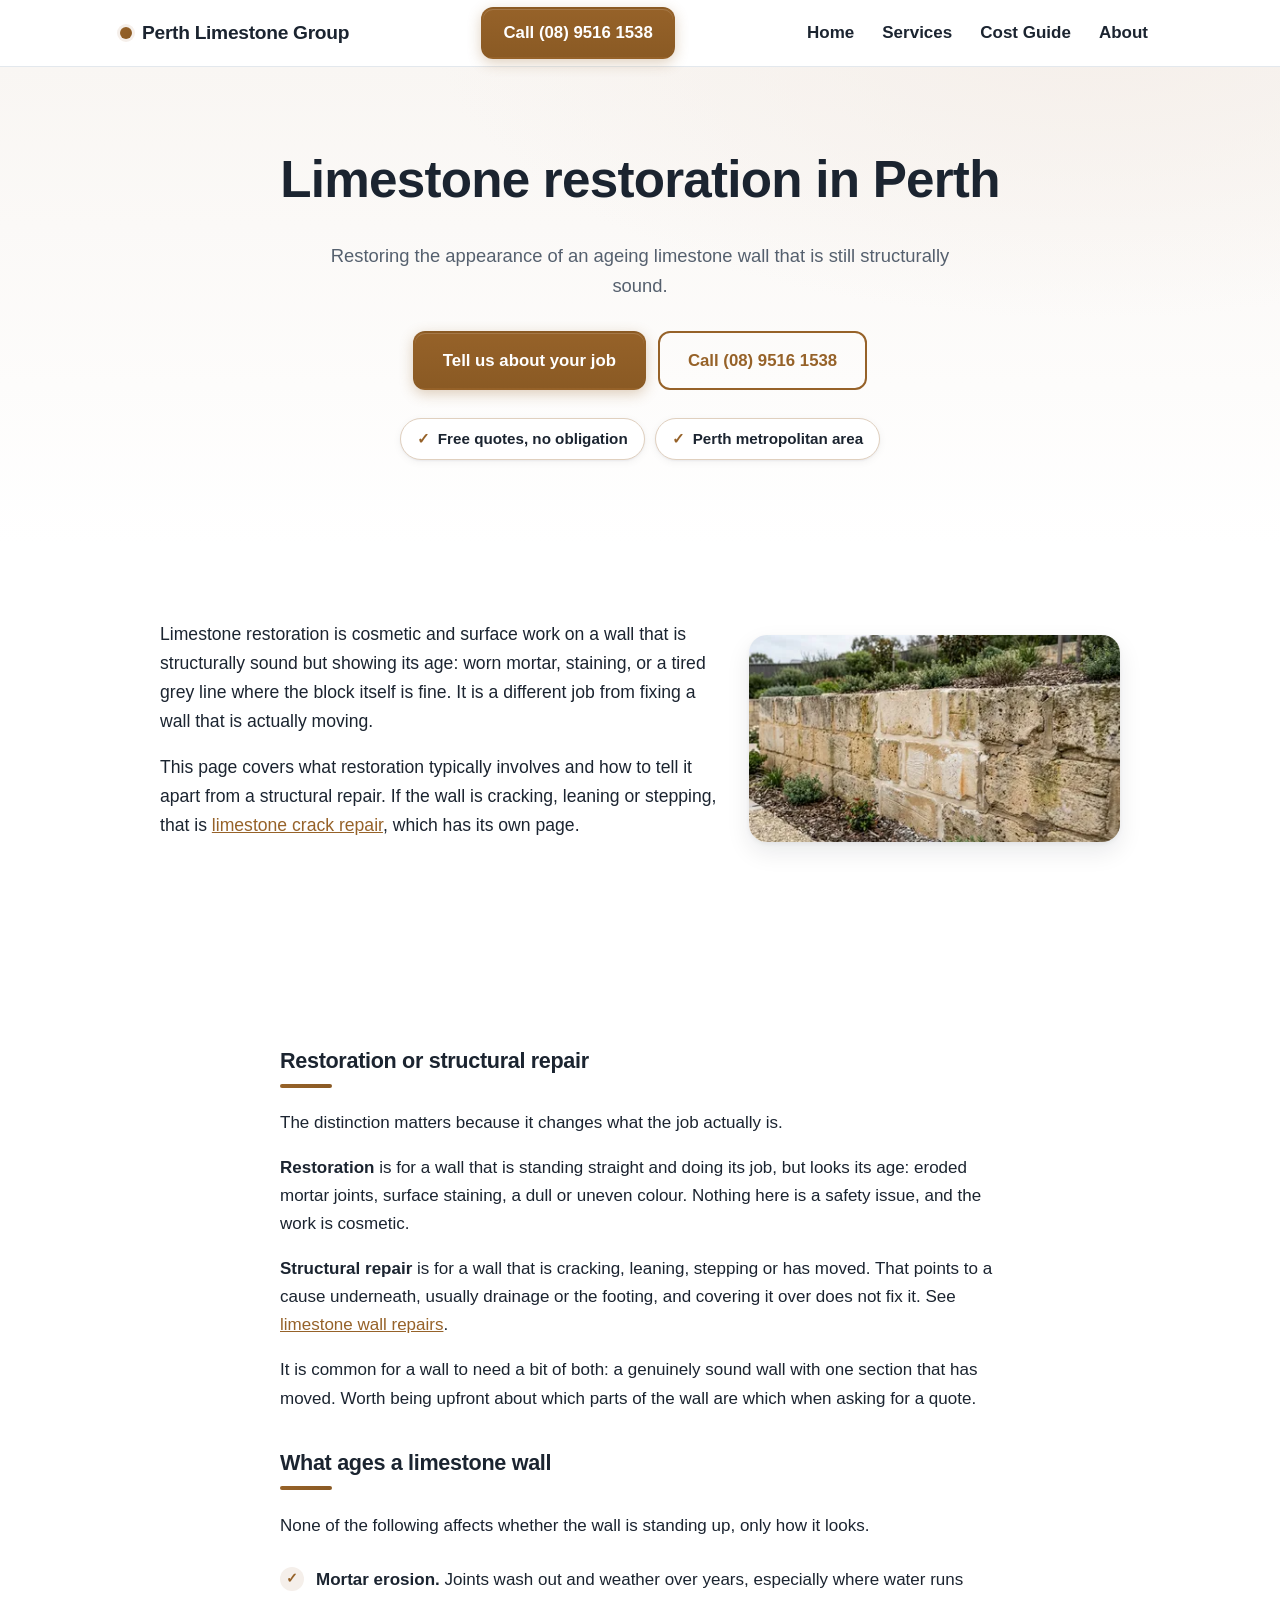
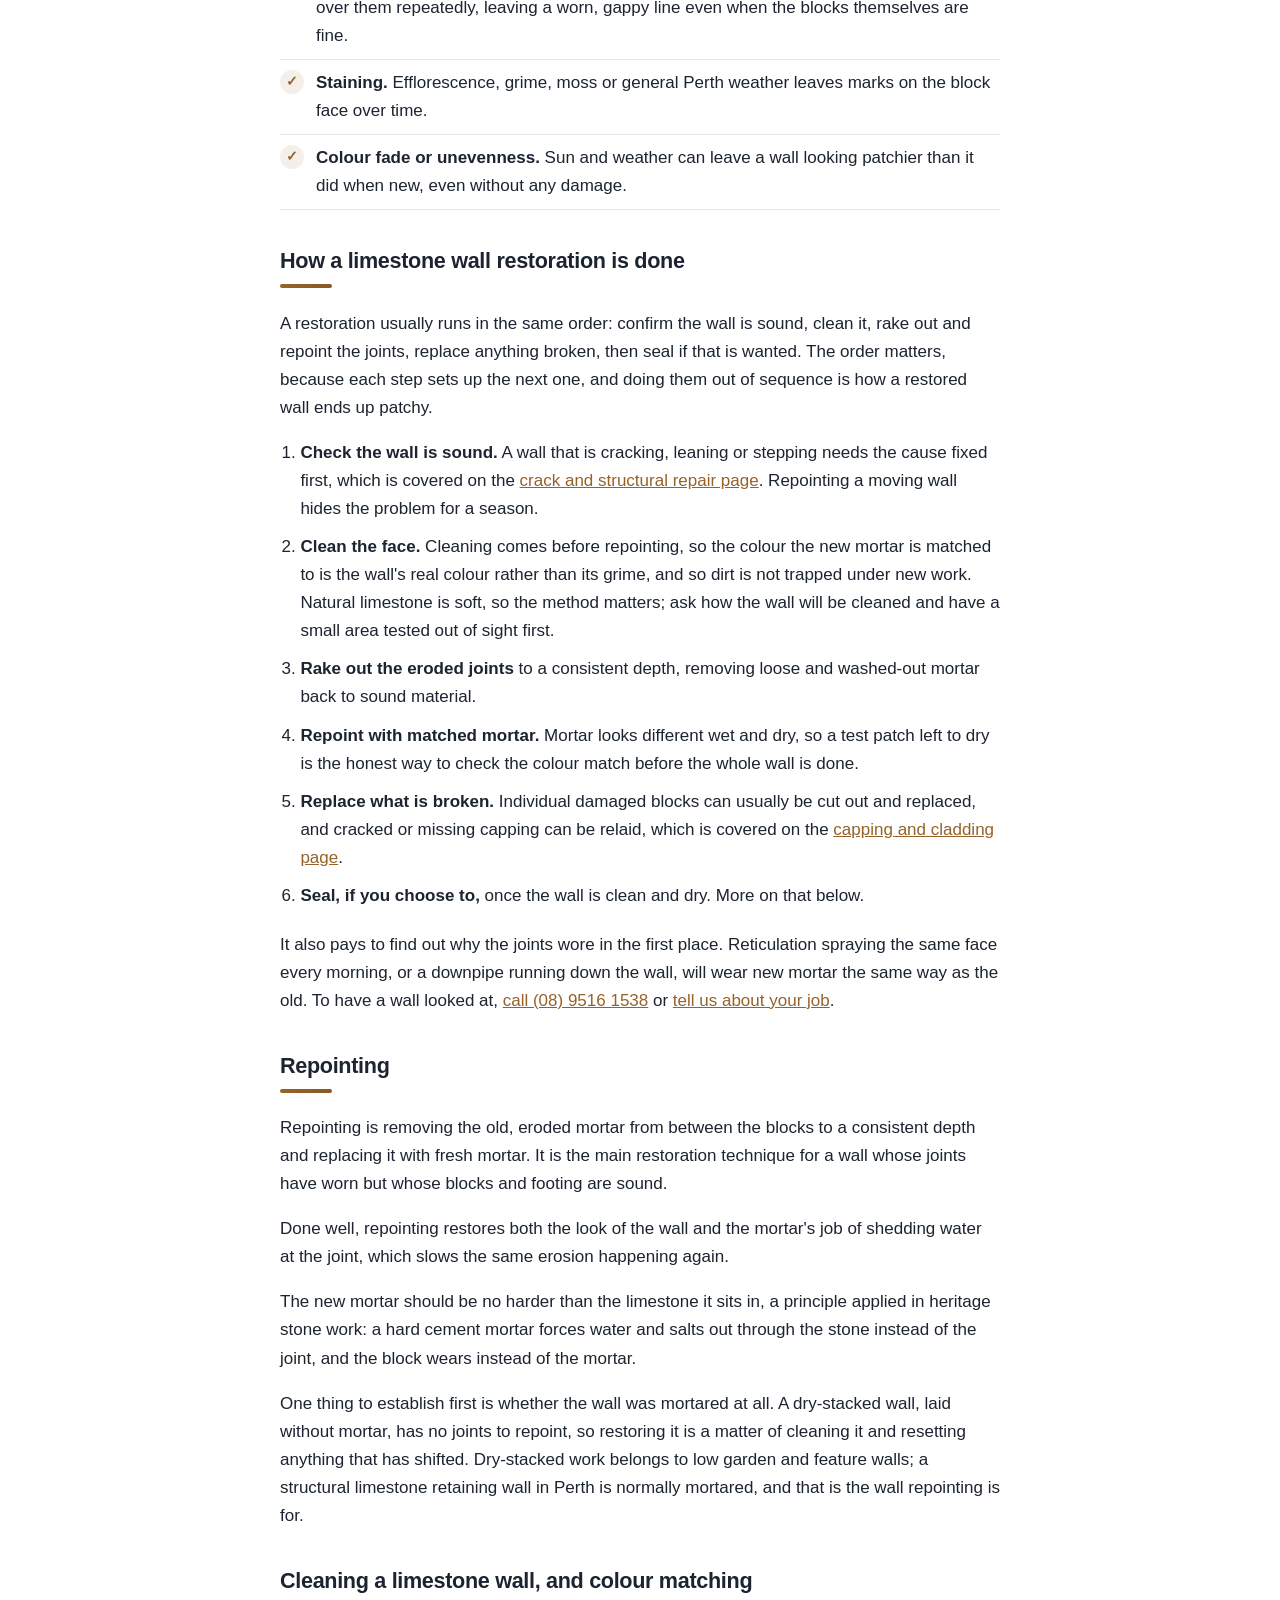
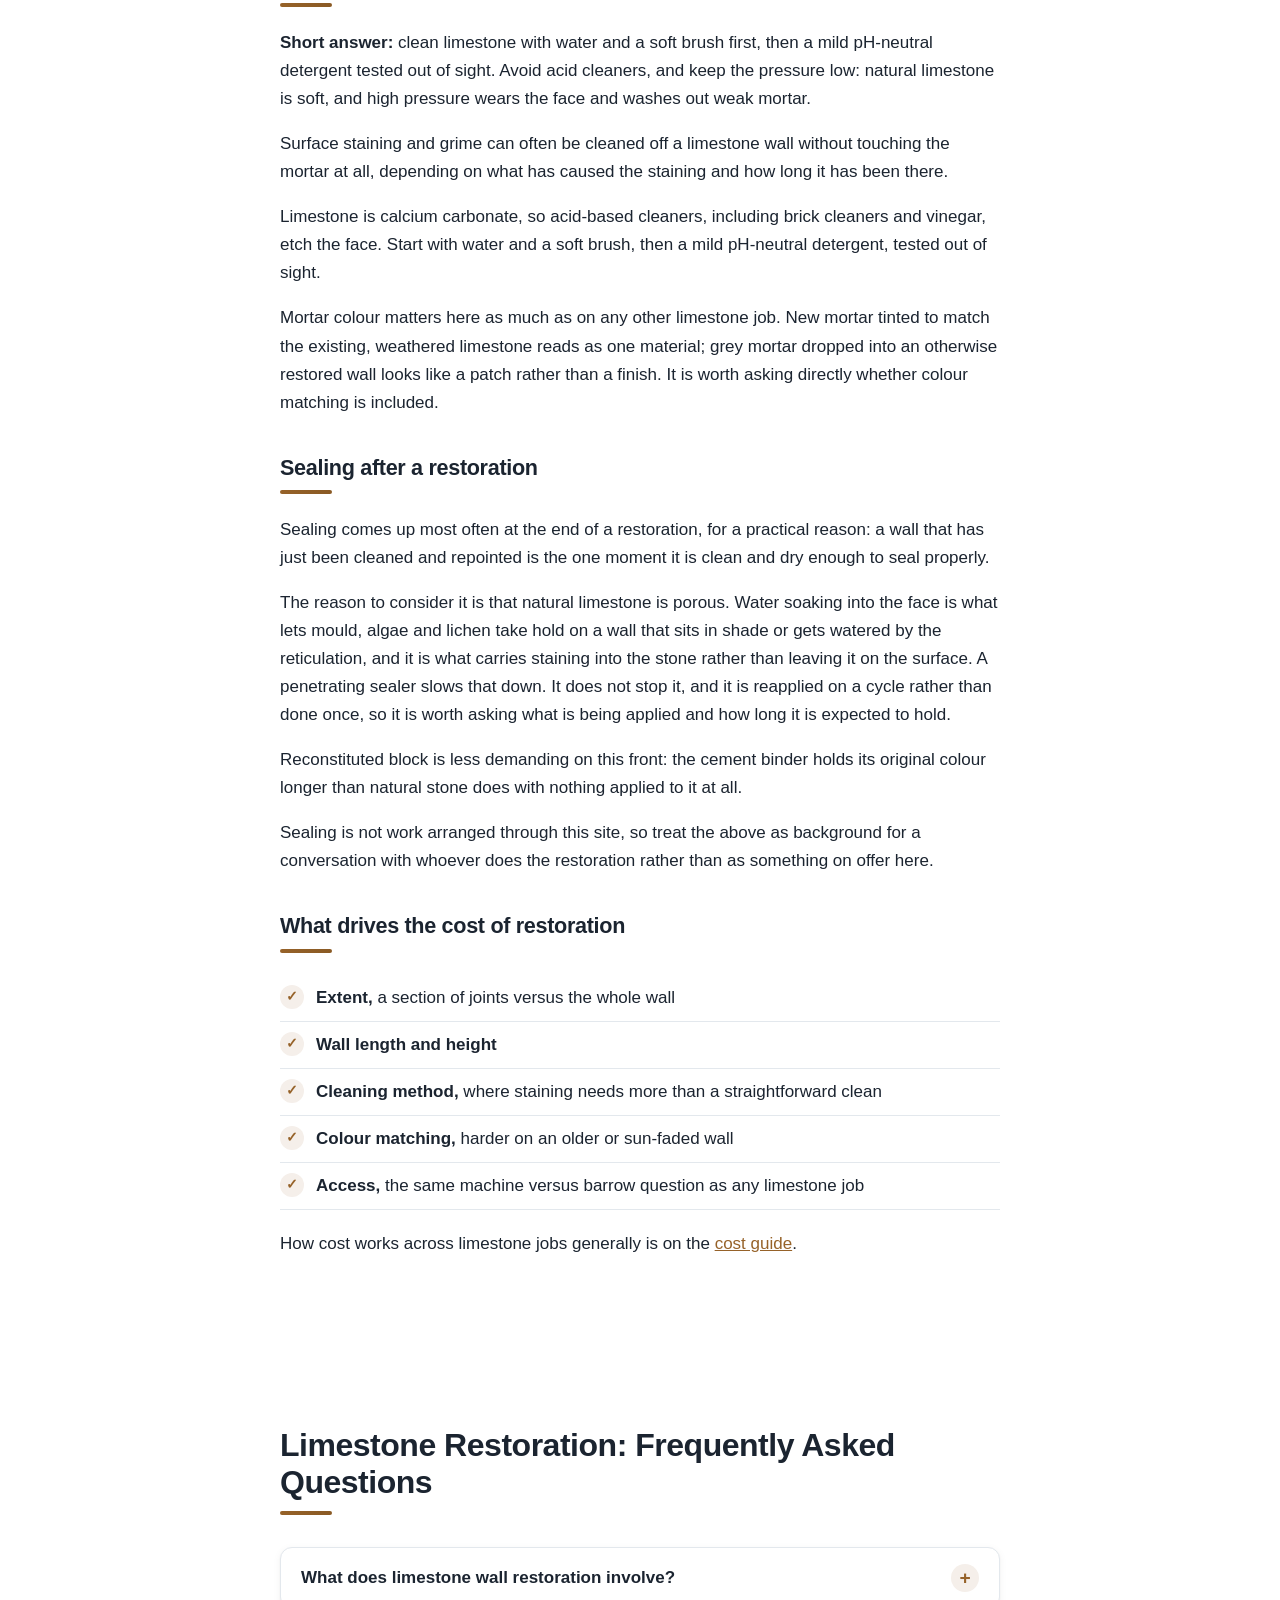
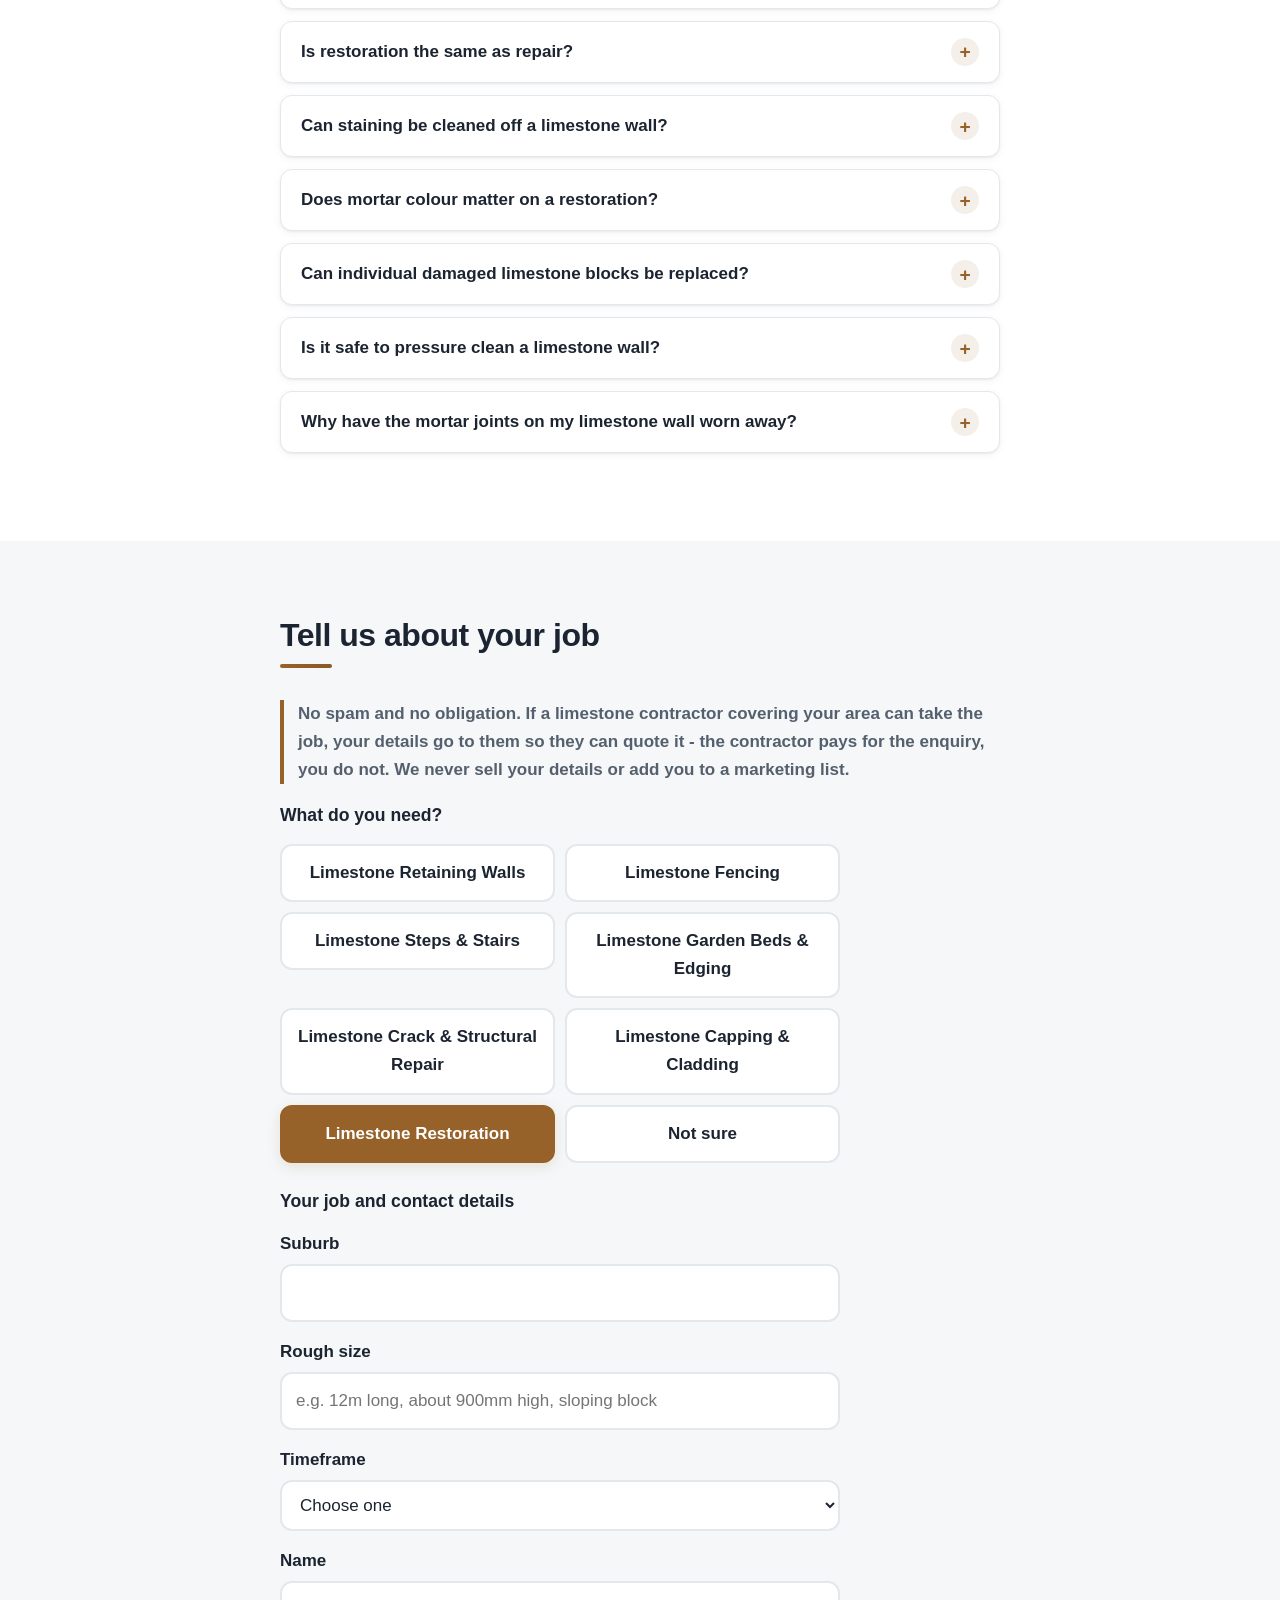
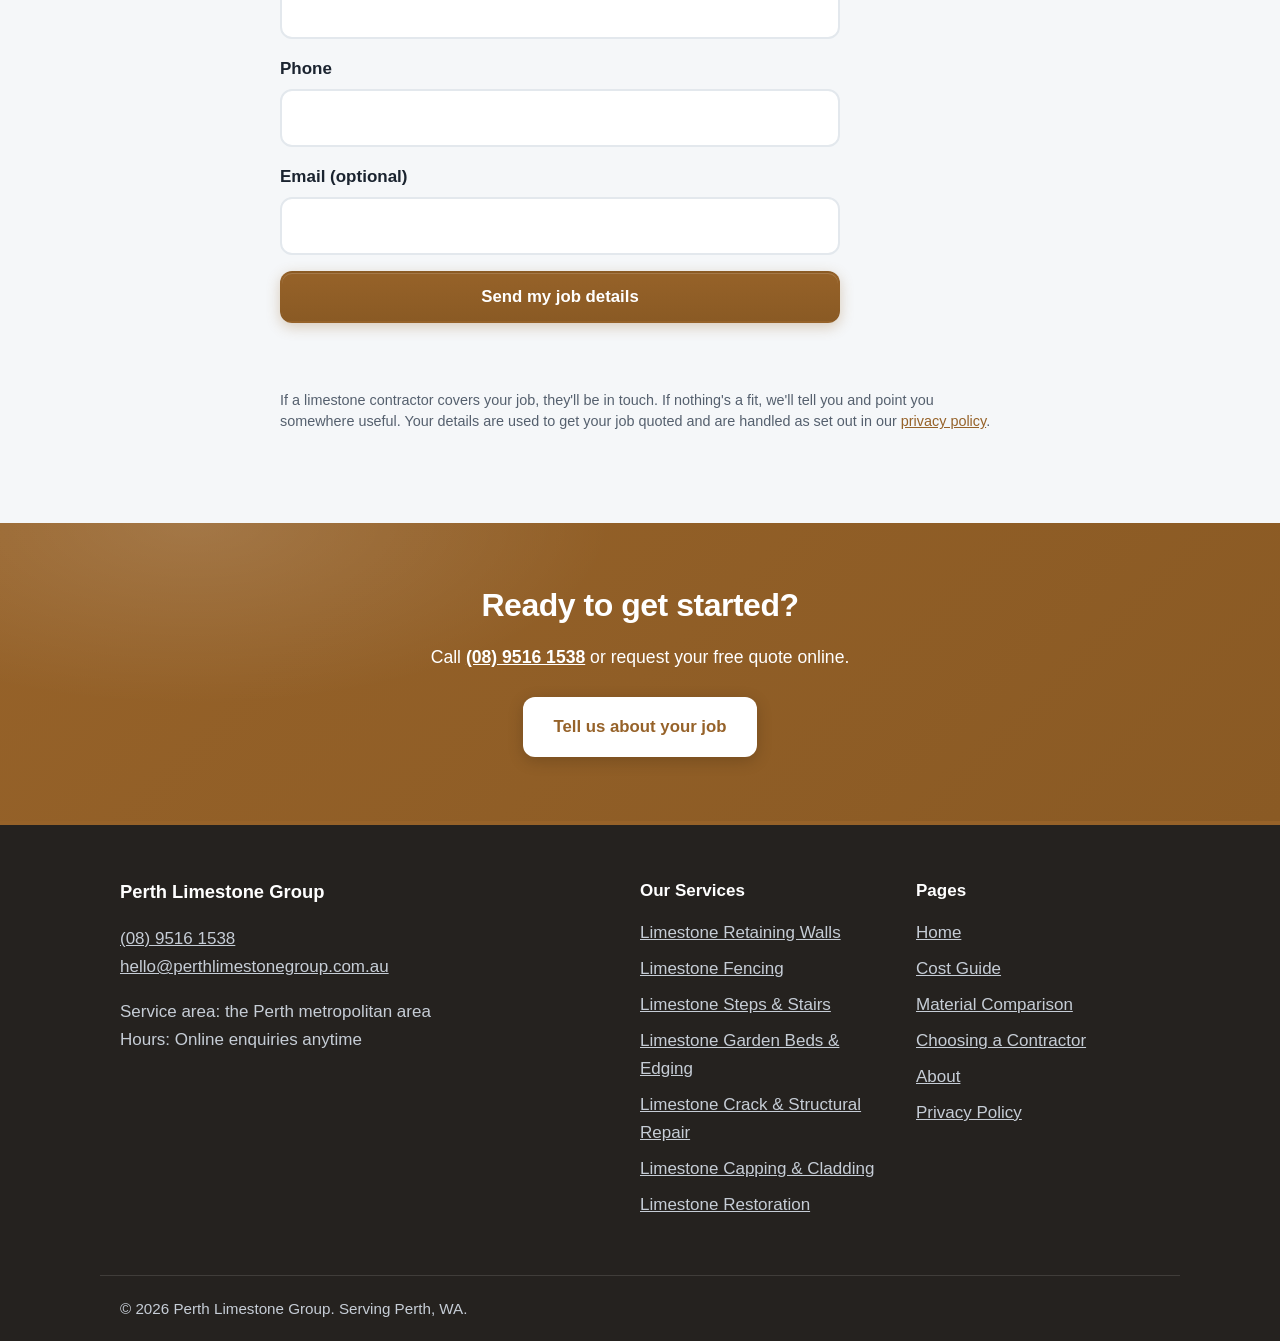
<file: limestone-restoration.html>
<!DOCTYPE html>
<html lang="en" data-style="classic" data-pattern="none">
<head>
  <meta charset="utf-8">
  <meta name="viewport" content="width=device-width, initial-scale=1">
  <title>Limestone Restoration Perth | Repointing &amp; Cleaning</title>
  <meta name="description" content="Limestone restoration in Perth: repointing eroded mortar, cleaning and matching an ageing wall's colour, and how to tell restoration from a structural repair.">
  <meta name="theme-color" content="#966229">
  <link rel="canonical" href="https://perthlimestonegroup.com.au/limestone-restoration.html">
  <link rel="icon" href="favicon.svg" type="image/svg+xml">
  <meta property="og:title" content="Limestone Restoration Perth | Repointing &amp; Cleaning">
  <meta property="og:description" content="Limestone restoration in Perth: repointing eroded mortar, cleaning and matching an ageing wall's colour, and how to tell restoration from a structural repair.">
  <meta property="og:url" content="https://perthlimestonegroup.com.au/limestone-restoration.html">
  <meta property="og:type" content="website">
  <meta property="og:image" content="https://perthlimestonegroup.com.au/images/og-image.png">
  <meta property="og:image:width" content="1200">
  <meta property="og:image:height" content="630">
  <meta name="twitter:card" content="summary_large_image">
  <style>:root {
--brand: #0b6e4f;
--brand-dark: #08523b;
--brand-contrast: #ffffff;
--brand-soft: #e7f1ed;          
--brand-softer: #f3f8f6;        
--brand-border: #b6d4c9;        
--brand-glow: rgba(11, 110, 79, 0.30);      
--brand-glow-soft: rgba(11, 110, 79, 0.15); 
--ink: #1b2430;
--muted: #55606e;
--bg: #ffffff;
--surface: #f5f7f9;
--border: #e3e8ed;
--footer-bg: #161d26;           
--footer-ink: #c6cdd6;
--radius: 12px;
--radius-lg: 18px;
--btn-radius: 12px;
--container: 1080px;
--font: -apple-system, BlinkMacSystemFont, "Segoe UI", Roboto, "Helvetica Neue",
Arial, sans-serif;
--font-head: var(--font);
--head-weight: 800;
--head-tracking: -0.015em;
--shadow-sm: 0 1px 2px rgba(16, 24, 32, 0.05), 0 2px 8px rgba(16, 24, 32, 0.05);
--shadow-md: 0 2px 4px rgba(16, 24, 32, 0.05), 0 10px 24px rgba(16, 24, 32, 0.09);
--shadow-lg: 0 4px 8px rgba(16, 24, 32, 0.06), 0 20px 48px rgba(16, 24, 32, 0.14);
--pattern: none;
--pattern-size: auto;
--pattern-ink: rgba(27, 36, 48, 0.06);
}
html[data-style="bold"] {
--radius: 16px;
--radius-lg: 22px;
--btn-radius: 999px;
--head-weight: 900;
--head-tracking: -0.025em;
}
html[data-style="soft"] {
--radius: 22px;
--radius-lg: 30px;
--btn-radius: 999px;
--font-head: ui-rounded, "SF Pro Rounded", "Segoe UI", Roboto, "Helvetica Neue",
Arial, sans-serif;
--border: #e8ecf0;
}
html[data-style="sharp"] {
--radius: 4px;
--radius-lg: 6px;
--btn-radius: 5px;
--head-tracking: -0.01em;
}
html[data-style="elegant"] {
--radius: 8px;
--radius-lg: 12px;
--btn-radius: 8px;
--font-head: "Iowan Old Style", "Palatino Linotype", Palatino, Georgia,
"Times New Roman", serif;
--head-weight: 700;
--head-tracking: 0;
}
html[data-pattern="dots"] {
--pattern: radial-gradient(var(--pattern-ink) 1.5px, transparent 1.5px);
--pattern-size: 26px 26px;
}
html[data-pattern="grid"] {
--pattern: linear-gradient(var(--pattern-ink) 1px, transparent 1px),
linear-gradient(90deg, var(--pattern-ink) 1px, transparent 1px);
--pattern-size: 34px 34px;
}
html[data-pattern="diagonal"] {
--pattern: repeating-linear-gradient(45deg,
var(--pattern-ink) 0 1px, transparent 1px 16px);
}
html[data-pattern="crosshatch"] {
--pattern: repeating-linear-gradient(45deg,
var(--pattern-ink) 0 1px, transparent 1px 14px),
repeating-linear-gradient(-45deg,
var(--pattern-ink) 0 1px, transparent 1px 14px);
}
*, *::before, *::after { box-sizing: border-box; }
html { scroll-behavior: smooth; }
body {
margin: 0;
font-family: var(--font);
font-size: 1.0625rem;
line-height: 1.65;
color: var(--ink);
background: var(--bg);
-webkit-text-size-adjust: 100%;
}
img { max-width: 100%; height: auto; display: block; }
h1, h2, h3 {
font-family: var(--font-head);
font-weight: var(--head-weight);
letter-spacing: var(--head-tracking);
line-height: 1.15;
margin: 0 0 0.6em;
}
h1 { font-size: clamp(2rem, 5.5vw, 3.2rem); }
h2 { font-size: clamp(1.45rem, 3.5vw, 2rem); }
h3 { font-size: 1.15rem; }
html[data-style="sharp"] h2 {
text-transform: uppercase;
letter-spacing: 0.05em;
font-size: clamp(1.25rem, 3vw, 1.6rem);
}
p { margin: 0 0 1em; }
ul, ol { margin: 0 0 1em; padding-left: 1.3em; }
a { color: var(--brand); }
a:hover { color: var(--brand-dark); }
::selection { background: var(--brand); color: var(--brand-contrast); }
:focus-visible {
outline: 3px solid var(--brand);
outline-offset: 2px;
}
[id] { scroll-margin-top: 90px; }
.container {
max-width: var(--container);
margin-inline: auto;
padding-inline: 20px;
}
.container.narrow { max-width: 760px; }
.center { text-align: center; }
.skip-link {
position: absolute;
left: -9999px;
top: 0;
background: var(--brand);
color: var(--brand-contrast);
padding: 10px 16px;
z-index: 100;
}
.skip-link:focus { left: 0; }
noscript .noscript-warning {
display: block;
padding: 16px 20px;
background: #fff3cd;
color: #5c4400;
text-align: center;
}
.btn {
display: inline-block;
padding: 14px 28px;
border-radius: var(--btn-radius);
font-weight: 700;
font-size: 1.05rem;
text-decoration: none;
text-align: center;
border: 2px solid transparent;
cursor: pointer;
transition: background-color 0.18s ease, color 0.18s ease,
box-shadow 0.18s ease, transform 0.18s ease,
border-color 0.18s ease;
}
.btn:active { transform: translateY(1px); }
.btn-primary {
background: linear-gradient(180deg, var(--brand), var(--brand-dark));
color: var(--brand-contrast);
box-shadow: 0 4px 14px var(--brand-glow), inset 0 1px 0 rgba(255, 255, 255, 0.15);
}
.btn-primary:hover {
background: var(--brand-dark);
color: var(--brand-contrast);
box-shadow: 0 8px 22px var(--brand-glow);
transform: translateY(-2px);
}
.btn-outline {
background: transparent;
color: var(--brand);
border-color: var(--brand);
}
.btn-outline:hover {
background: var(--brand);
color: var(--brand-contrast);
box-shadow: 0 6px 18px var(--brand-glow-soft);
transform: translateY(-2px);
}
.btn-invert {
background: var(--brand-contrast);
color: var(--brand);
box-shadow: 0 4px 16px rgba(0, 0, 0, 0.18);
}
.btn-invert:hover {
background: var(--bg);
color: var(--brand-dark);
transform: translateY(-2px);
box-shadow: 0 8px 24px rgba(0, 0, 0, 0.22);
}
.btn-block { display: block; width: 100%; }
.text-link { font-weight: 700; }
html[data-style="sharp"] .btn-primary {
background: var(--brand);
box-shadow: 4px 4px 0 var(--brand-glow-soft);
}
html[data-style="sharp"] .btn-primary:hover {
background: var(--brand-dark);
box-shadow: 6px 6px 0 var(--brand-glow-soft);
transform: translate(-2px, -2px);
}
#site-header {
border-bottom: 1px solid var(--border);
background: rgba(255, 255, 255, 0.86);
-webkit-backdrop-filter: blur(12px);
backdrop-filter: blur(12px);
position: sticky;
top: 0;
z-index: 50;
transition: box-shadow 0.25s ease;
}
#site-header.scrolled { box-shadow: 0 4px 24px rgba(16, 24, 32, 0.09); }
.header-inner {
display: flex;
align-items: center;
justify-content: space-between;
gap: 16px;
min-height: 66px;
flex-wrap: wrap;
}
.logo {
display: inline-flex;
align-items: center;
gap: 10px;
font-family: var(--font-head);
font-weight: var(--head-weight);
font-size: 1.2rem;
letter-spacing: var(--head-tracking);
color: var(--ink);
text-decoration: none;
padding-block: 12px;
}
.logo::before {
content: "";
flex: none;
width: 12px;
height: 12px;
border-radius: 50%;
background: linear-gradient(135deg, var(--brand), var(--brand-dark));
box-shadow: 0 0 0 3px var(--brand-soft);
}
html[data-style="sharp"] .logo::before { border-radius: 2px; }
html[data-style="elegant"] .logo::before { border-radius: 50%; width: 9px; height: 9px; }
.header-actions {
display: flex;
align-items: center;
gap: 8px;
}
.nav-toggle {
display: inline-flex;
flex-direction: column;
gap: 5px;
background: none;
border: 0;
padding: 10px;
cursor: pointer;
}
.nav-toggle span {
width: 24px;
height: 3px;
background: var(--ink);
border-radius: 2px;
}
.site-nav {
display: none;
width: 100%;
padding-bottom: 16px;
}
.site-nav.open { display: block; }
.site-nav ul {
list-style: none;
margin: 0 0 12px;
padding: 0;
}
.site-nav li a {
display: block;
padding: 10px 4px;
color: var(--ink);
text-decoration: none;
font-weight: 600;
border-bottom: 1px solid var(--border);
}
.site-nav li a.active,
.site-nav li a:hover { color: var(--brand); }
.nav-phone { white-space: nowrap; }
@media (min-width: 800px) {
.nav-toggle { display: none; }
.site-nav {
display: flex !important;
align-items: center;
gap: 8px;
width: auto;
padding-bottom: 0;
}
.site-nav ul {
display: flex;
gap: 4px;
margin: 0;
}
.site-nav li a {
border-bottom: 0;
padding: 8px 12px;
position: relative;
}
.site-nav li a::after {
content: "";
position: absolute;
left: 12px;
right: 12px;
bottom: 2px;
height: 2px;
border-radius: 2px;
background: linear-gradient(90deg, var(--brand), var(--brand-dark));
transform: scaleX(0);
transform-origin: left;
transition: transform 0.2s ease;
}
.site-nav li a:hover::after,
.site-nav li a.active::after { transform: scaleX(1); }
.nav-phone { margin-left: 12px; padding: 10px 20px; }
}
.hero {
position: relative;
overflow: hidden;
background:
radial-gradient(1100px 500px at 85% -10%, var(--brand-soft), transparent 60%),
linear-gradient(180deg, var(--brand-softer), var(--bg));
padding-block: 60px;
text-align: center;
}
.hero::before {
content: "";
position: absolute;
inset: 0;
pointer-events: none;
background-image: var(--pattern);
background-size: var(--pattern-size);
-webkit-mask-image: linear-gradient(180deg, #000 55%, transparent);
mask-image: linear-gradient(180deg, #000 55%, transparent);
}
.hero .container { position: relative; }
.hero-sub {
font-size: 1.15rem;
color: var(--muted);
max-width: 620px;
margin: 0 auto 1.6em;
}
.hero-actions {
display: flex;
flex-direction: column;
gap: 12px;
align-items: center;
margin-bottom: 28px;
}
.value-props {
list-style: none;
margin: 0;
padding: 0;
display: flex;
flex-wrap: wrap;
justify-content: center;
gap: 10px;
}
.value-props li {
display: inline-flex;
align-items: center;
gap: 8px;
padding: 7px 16px;
border-radius: 999px;
background: var(--bg);
border: 1px solid var(--brand-border);
box-shadow: var(--shadow-sm);
color: var(--ink);
font-weight: 600;
font-size: 0.95rem;
}
.value-props li::before {
content: "\2713";
color: var(--brand);
font-weight: 800;
}
html[data-style="sharp"] .value-props li { border-radius: var(--radius); }
@media (min-width: 640px) {
.hero { padding-block: 84px; }
.hero-actions { flex-direction: row; justify-content: center; }
}
.hero-grid {
display: grid;
gap: 40px;
grid-template-columns: 1fr;
align-items: center;
}
.hero-media { position: relative; }
.hero-img {
position: relative;
border-radius: var(--radius-lg);
width: 100%;
max-width: 520px;
margin-inline: auto;
box-shadow: var(--shadow-lg);
}
@media (min-width: 900px) {
.hero.has-media .hero-grid { grid-template-columns: 1.1fr 0.9fr; }
.hero.has-media { text-align: left; }
.hero.has-media .hero-sub { margin-inline: 0; }
.hero.has-media .hero-actions { justify-content: flex-start; }
.hero.has-media .value-props { justify-content: flex-start; }
.hero.has-media .hero-img { margin-inline: 0 0; max-width: 100%; }
}
html[data-style="bold"] .hero {
background: linear-gradient(135deg, var(--brand) 0%, var(--brand-dark) 100%);
color: var(--brand-contrast);
--pattern-ink: rgba(255, 255, 255, 0.12);
clip-path: polygon(0 0, 100% 0, 100% calc(100% - 3rem), 0 100%);
padding-bottom: calc(60px + 3rem);
}
@media (min-width: 640px) {
html[data-style="bold"] .hero { padding-bottom: calc(84px + 3rem); }
}
html[data-style="bold"] .hero-sub { color: rgba(255, 255, 255, 0.88); }
html[data-style="bold"] .hero .btn-primary {
background: var(--brand-contrast);
color: var(--brand);
box-shadow: 0 6px 20px rgba(0, 0, 0, 0.22);
}
html[data-style="bold"] .hero .btn-primary:hover { color: var(--brand-dark); }
html[data-style="bold"] .hero .btn-outline {
color: var(--brand-contrast);
border-color: rgba(255, 255, 255, 0.65);
}
html[data-style="bold"] .hero .btn-outline:hover {
background: rgba(255, 255, 255, 0.14);
border-color: var(--brand-contrast);
color: var(--brand-contrast);
}
html[data-style="bold"] .hero .value-props li {
background: rgba(255, 255, 255, 0.12);
border-color: rgba(255, 255, 255, 0.28);
color: var(--brand-contrast);
box-shadow: none;
}
html[data-style="bold"] .hero .value-props li::before { color: var(--brand-contrast); }
html[data-style="bold"] .hero-media::before {
content: "";
position: absolute;
inset: 20px -20px -20px 20px;
border-radius: var(--radius-lg);
background: rgba(255, 255, 255, 0.14);
}
html[data-style="soft"] .hero {
background: var(--brand-soft);
border-radius: 0 0 3rem 3rem;
}
html[data-style="soft"] .hero-img {
border-radius: 38% 62% 63% 37% / 41% 44% 56% 59%;
box-shadow: 0 24px 48px var(--brand-glow-soft);
}
html[data-style="soft"] .value-props li { border-color: var(--border); }
html[data-style="sharp"] .hero {
background: var(--bg);
border-bottom: 3px solid var(--ink);
}
html[data-style="sharp"] .hero::before {
-webkit-mask-image: none;
mask-image: none;
}
html[data-style="sharp"] .hero-img {
border-radius: 0;
box-shadow: 10px 10px 0 var(--brand);
max-width: calc(100% - 10px);
}
html[data-style="elegant"] .hero {
background: linear-gradient(180deg, var(--brand-softer), var(--bg));
border-bottom: 1px solid var(--border);
}
html[data-style="elegant"] .hero-media {
padding: 12px;
background: var(--bg);
border: 1px solid var(--border);
border-radius: var(--radius-lg);
box-shadow: var(--shadow-md);
max-width: 544px;
margin-inline: auto;
}
html[data-style="elegant"] .hero-img { box-shadow: none; border-radius: var(--radius); }
.section { padding-block: 60px; }
.section-alt { background: var(--surface); }
html[data-style="soft"] .section-alt { background: var(--brand-softer); }
@media (min-width: 800px) {
.section { padding-block: 76px; }
}
.section h2 {
position: relative;
padding-bottom: 14px;
margin-bottom: 1em;
}
.section h2::after {
content: "";
position: absolute;
left: 0;
bottom: 0;
width: 52px;
height: 4px;
border-radius: 999px;
background: linear-gradient(90deg, var(--brand), var(--brand-dark));
}
html[data-style="sharp"] .section h2::after { border-radius: 0; height: 5px; }
html[data-style="elegant"] .section h2::after {
height: 2px;
width: 64px;
background: var(--brand);
}
.page-head {
position: relative;
overflow: hidden;
background:
radial-gradient(900px 300px at 90% -30%, var(--brand-soft), transparent 60%),
linear-gradient(180deg, var(--brand-softer), var(--bg));
padding-block: 48px;
}
.page-head::before {
content: "";
position: absolute;
inset: 0;
pointer-events: none;
background-image: var(--pattern);
background-size: var(--pattern-size);
-webkit-mask-image: linear-gradient(180deg, #000 40%, transparent);
mask-image: linear-gradient(180deg, #000 40%, transparent);
}
.page-head .container { position: relative; }
.page-head h1 { margin-bottom: 0; }
html[data-style="bold"] .page-head {
background: linear-gradient(135deg, var(--brand), var(--brand-dark));
color: var(--brand-contrast);
--pattern-ink: rgba(255, 255, 255, 0.12);
}
html[data-style="sharp"] .page-head { border-bottom: 3px solid var(--ink); }
.lead { font-size: 1.1rem; }
.grid-3, .grid-2 {
display: grid;
gap: 22px;
grid-template-columns: 1fr;
}
@media (min-width: 640px) {
.grid-3 { grid-template-columns: repeat(2, 1fr); }
}
@media (min-width: 900px) {
.grid-3 { grid-template-columns: repeat(3, 1fr); }
.grid-2 { grid-template-columns: repeat(2, 1fr); gap: 48px; }
}
.card {
position: relative;
overflow: hidden;
background: var(--bg);
border: 1px solid var(--border);
border-radius: var(--radius);
padding: 26px;
display: flex;
flex-direction: column;
box-shadow: var(--shadow-sm);
transition: transform 0.22s ease, box-shadow 0.22s ease, border-color 0.22s ease;
}
.card::before {
content: "";
position: absolute;
top: 0;
left: 0;
right: 0;
height: 4px;
background: linear-gradient(90deg, var(--brand), var(--brand-dark));
transform: scaleX(0);
transform-origin: left;
transition: transform 0.25s ease;
}
.card:hover {
transform: translateY(-5px);
box-shadow: var(--shadow-md), 0 12px 28px var(--brand-glow-soft);
border-color: var(--brand-border);
}
.card:hover::before { transform: scaleX(1); }
.card h3 a { color: var(--ink); text-decoration: none; }
.card h3 a:hover { color: var(--brand); }
.card p { flex: 1; color: var(--muted); }
.card-link { font-weight: 700; text-decoration: none; }
.card-link:hover { text-decoration: underline; text-underline-offset: 3px; }
html[data-style="sharp"] .card {
border-color: var(--ink);
box-shadow: 6px 6px 0 var(--brand-soft);
}
html[data-style="sharp"] .card:hover {
transform: translate(-2px, -2px);
box-shadow: 9px 9px 0 var(--brand-soft);
border-color: var(--ink);
}
html[data-style="sharp"] .card::before { transform: scaleX(1); }
.area-links {
list-style: none;
margin: 0;
padding: 0;
display: flex;
flex-wrap: wrap;
gap: 10px;
}
.area-links a {
display: block;
padding: 10px 20px;
border: 1px solid var(--border);
border-radius: 999px;
background: var(--bg);
color: var(--ink);
font-weight: 600;
text-decoration: none;
box-shadow: var(--shadow-sm);
transition: border-color 0.18s ease, color 0.18s ease,
transform 0.18s ease, box-shadow 0.18s ease;
}
.area-links a:hover {
border-color: var(--brand);
color: var(--brand);
transform: translateY(-2px);
box-shadow: 0 6px 16px var(--brand-glow-soft);
}
html[data-style="sharp"] .area-links a { border-radius: var(--radius); }
.steps {
list-style: none;
margin: 0;
padding: 0;
display: grid;
gap: 30px;
grid-template-columns: 1fr;
counter-reset: step;
}
@media (min-width: 800px) {
.steps { grid-template-columns: repeat(3, 1fr); }
.step { position: relative; }
.step:not(:last-child)::after {
content: "";
position: absolute;
top: 26px;
left: 68px;
right: -14px;
border-top: 2px dashed var(--brand-border);
}
}
.step-num {
position: relative;
z-index: 1;
display: inline-flex;
align-items: center;
justify-content: center;
width: 52px;
height: 52px;
border-radius: 50%;
background: linear-gradient(135deg, var(--brand), var(--brand-dark));
color: var(--brand-contrast);
font-weight: 800;
font-size: 1.2rem;
margin-bottom: 12px;
box-shadow: 0 8px 18px var(--brand-glow-soft), inset 0 1px 0 rgba(255, 255, 255, 0.2);
}
html[data-style="sharp"] .step-num { border-radius: var(--radius); }
.step-num svg {
width: 24px;
height: 24px;
}
.step-label {
display: block;
font-size: 0.85rem;
font-weight: 800;
letter-spacing: 0.07em;
text-transform: uppercase;
color: var(--brand);
margin-bottom: 4px;
}
.how-it-works.compact { padding-block: 44px; }
.how-it-works.compact .step p { color: var(--muted); font-size: 0.97rem; }
.check-list {
list-style: none;
padding: 0;
}
.check-list li {
padding: 9px 0 9px 36px;
position: relative;
border-bottom: 1px solid var(--border);
}
.check-list li::before {
content: "\2713";
position: absolute;
left: 0;
top: 10px;
width: 24px;
height: 24px;
display: inline-flex;
align-items: center;
justify-content: center;
border-radius: 50%;
background: var(--brand-soft);
color: var(--brand);
font-weight: 800;
font-size: 0.85rem;
}
html[data-style="sharp"] .check-list li::before { border-radius: 4px; }
.intro-grid {
display: grid;
gap: 32px;
grid-template-columns: 1fr;
align-items: center;
max-width: 1000px;
}
.service-img {
border-radius: var(--radius-lg);
width: 100%;
max-width: 520px;
margin-inline: auto;
box-shadow: var(--shadow-md);
}
html[data-style="soft"] .service-img {
border-radius: 58% 42% 40% 60% / 55% 48% 52% 45%;
}
html[data-style="sharp"] .service-img {
border-radius: 0;
box-shadow: 8px 8px 0 var(--brand);
max-width: calc(100% - 8px);
}
html[data-style="elegant"] .intro-media {
padding: 10px;
background: var(--bg);
border: 1px solid var(--border);
border-radius: var(--radius-lg);
box-shadow: var(--shadow-sm);
max-width: 540px;
margin-inline: auto;
}
html[data-style="elegant"] .service-img { box-shadow: none; border-radius: var(--radius); }
@media (min-width: 900px) {
.intro-grid { grid-template-columns: 1.2fr 0.8fr; }
.service-img { max-width: 100%; }
html[data-style="sharp"] .service-img { max-width: calc(100% - 8px); }
}
.price-note {
background: linear-gradient(180deg, var(--brand-softer), var(--bg));
border: 1px solid var(--brand-border);
border-left: 4px solid var(--brand);
border-radius: var(--radius);
padding: 18px 20px;
font-size: 1.02rem;
box-shadow: var(--shadow-sm);
}
.faq-item {
border: 1px solid var(--border);
border-radius: var(--radius);
background: var(--bg);
margin-bottom: 12px;
box-shadow: var(--shadow-sm);
transition: border-color 0.2s ease, box-shadow 0.2s ease;
}
.faq-item[open] {
border-color: var(--brand-border);
box-shadow: var(--shadow-md);
}
.faq-item summary {
display: flex;
align-items: center;
justify-content: space-between;
gap: 16px;
padding: 16px 20px;
font-weight: 700;
cursor: pointer;
list-style: none;
}
.faq-item summary::-webkit-details-marker { display: none; }
.faq-item summary::after {
content: "+";
flex: none;
display: inline-flex;
align-items: center;
justify-content: center;
width: 28px;
height: 28px;
border-radius: 50%;
background: var(--brand-soft);
color: var(--brand);
font-weight: 700;
font-size: 1.2rem;
line-height: 1;
transition: transform 0.25s ease;
}
.faq-item[open] summary::after { transform: rotate(45deg); }
html[data-style="sharp"] .faq-item summary::after { border-radius: 4px; }
.faq-item summary:hover { color: var(--brand); }
.faq-answer { padding: 0 20px 4px; color: var(--muted); }
.cta-band {
position: relative;
overflow: hidden;
background: linear-gradient(135deg, var(--brand) 0%, var(--brand-dark) 100%);
color: var(--brand-contrast);
text-align: center;
padding-block: 64px;
--pattern-ink: rgba(255, 255, 255, 0.1);
}
.cta-band::before {
content: "";
position: absolute;
inset: 0;
pointer-events: none;
background-image: var(--pattern);
background-size: var(--pattern-size);
}
.cta-band::after {
content: "";
position: absolute;
inset: 0;
pointer-events: none;
background: radial-gradient(600px 260px at 15% 0%, rgba(255, 255, 255, 0.14), transparent 70%);
}
.cta-band .container { position: relative; z-index: 1; }
.cta-band a:not(.btn) {
color: var(--brand-contrast);
font-weight: 800;
}
.cta-band p { font-size: 1.1rem; margin-bottom: 1.4em; }
html[data-style="sharp"] .cta-band { background: var(--brand); }
.testimonial {
margin: 0;
background: var(--surface);
border: 1px solid var(--border);
border-radius: var(--radius);
padding: 26px;
box-shadow: var(--shadow-sm);
}
.testimonial blockquote { margin: 0 0 12px; font-style: italic; }
.testimonial blockquote::before {
content: "\201C";
display: block;
font-family: Georgia, serif;
font-size: 2.6rem;
line-height: 0.6;
color: var(--brand);
margin-bottom: 10px;
}
.testimonial figcaption { font-weight: 700; }
.photo { margin: 0; }
.photo img { border-radius: var(--radius); box-shadow: var(--shadow-sm); }
.photo figcaption { color: var(--muted); font-size: 0.95rem; margin-top: 8px; }
.contact-lines {
background: var(--brand-softer);
border: 1px solid var(--border);
border-radius: var(--radius);
padding: 20px 24px;
line-height: 2;
}
.reassurance {
font-weight: 600;
color: var(--muted);
border-left: 4px solid var(--brand);
padding-left: 14px;
}
#quote-form { max-width: 560px; }
.form-step {
border: 0;
padding: 0;
margin: 0 0 24px;
}
.form-step legend {
font-weight: 700;
font-size: 1.1rem;
margin-bottom: 14px;
padding: 0;
}
.service-options {
display: grid;
gap: 10px;
grid-template-columns: 1fr;
}
@media (min-width: 560px) {
.service-options { grid-template-columns: repeat(2, 1fr); }
}
.service-option {
display: block;
cursor: pointer;
}
.service-option input {
position: absolute;
opacity: 0;
}
.service-option span {
display: block;
padding: 13px 16px;
border: 2px solid var(--border);
border-radius: var(--radius);
background: var(--bg);
font-weight: 600;
text-align: center;
transition: border-color 0.15s ease, background-color 0.15s ease,
color 0.15s ease, box-shadow 0.15s ease;
}
.service-option span:hover { border-color: var(--brand-border); }
.service-option input:checked + span {
border-color: var(--brand);
background: var(--brand);
color: var(--brand-contrast);
box-shadow: 0 4px 14px var(--brand-glow-soft);
}
.service-option input:focus-visible + span {
outline: 3px solid var(--brand);
outline-offset: 2px;
}
.form-field { margin-bottom: 16px; }
.form-field label {
display: block;
font-weight: 700;
margin-bottom: 6px;
}
.form-field input,
.form-field select {
width: 100%;
padding: 13px 14px;
font: inherit;
color: var(--ink);
border: 2px solid var(--border);
border-radius: var(--radius);
background: var(--bg);
transition: border-color 0.15s ease, box-shadow 0.15s ease;
}
.form-field input:focus,
.form-field select:focus {
border-color: var(--brand);
box-shadow: 0 0 0 4px var(--brand-glow-soft);
outline: none;
}
.form-note {
margin-top: 14px;
font-size: 0.9rem;
color: var(--muted);
line-height: 1.5;
}
.form-status { font-weight: 600; min-height: 1.5em; }
.form-status.error { color: #b3261e; }
.form-status.success {
color: var(--brand-dark);
font-size: 1.15rem;
}
.prose h2 { margin-top: 1.8em; font-size: 1.3rem; }
.guide h2 { margin-top: 1.8em; font-size: 1.35rem; }
.guide h3 { margin-top: 1.3em; font-size: 1.1rem; }
.guide p { margin-bottom: 1em; }
.guide .lead + .lead { margin-top: -0.4em; }
.guide .check-list,
.guide .guide-steps { margin: 0.4em 0 1.2em; }
.guide-byline,
.guide-reviewed {
color: var(--muted);
font-size: 0.95rem;
margin-bottom: 0.4em;
}
.guide-byline { font-style: italic; }
.guide-reviewed { font-weight: 700; }
.guide-steps {
padding-left: 1.2em;
}
.guide-steps li { margin-bottom: 0.6em; }
.guide-note {
background: var(--brand-softer);
border-left: 3px solid var(--brand-border);
border-radius: var(--radius);
padding: 12px 16px;
color: var(--muted);
font-size: 0.97rem;
}
.guide-figure { margin: 1.4em 0 1.6em; }
.table-wrap {
overflow-x: auto;
margin: 1.2em 0 1.6em;
border: 1px solid var(--border);
border-radius: var(--radius);
}
.guide-table {
border-collapse: collapse;
width: 100%;
min-width: 560px;
font-size: 0.92rem;
}
.guide-table th,
.guide-table td {
border-bottom: 1px solid var(--border);
border-right: 1px solid var(--border);
padding: 9px 12px;
text-align: left;
vertical-align: top;
}
.guide-table th:last-child,
.guide-table td:last-child { border-right: none; }
.guide-table tbody tr:last-child td { border-bottom: none; }
.guide-table thead th {
background: var(--brand-soft);
color: var(--ink);
font-weight: 700;
position: sticky;
top: 0;
}
.guide-table tbody tr:nth-child(even) { background: var(--brand-softer); }
#site-footer {
background: var(--footer-bg);
color: var(--footer-ink);
margin-top: 0;
border-top: 4px solid var(--brand);
}
.footer-grid {
display: grid;
gap: 32px;
grid-template-columns: 1fr;
padding-block: 52px;
}
@media (min-width: 800px) {
.footer-grid { grid-template-columns: 2fr 1fr 1fr; }
}
.footer-brand {
font-family: var(--font-head);
font-weight: var(--head-weight);
font-size: 1.15rem;
color: #ffffff;
}
.footer-title {
font-weight: 700;
color: #ffffff;
margin-bottom: 0.6em;
}
#site-footer ul {
list-style: none;
margin: 0;
padding: 0;
}
#site-footer li { padding: 4px 0; }
#site-footer a { color: var(--footer-ink); }
#site-footer a:hover { color: #ffffff; }
.footer-bottom {
border-top: 1px solid rgba(255, 255, 255, 0.12);
padding-block: 20px;
font-size: 0.95rem;
}
.footer-bottom p { margin: 0; }
@media (prefers-reduced-motion: no-preference) {
@keyframes rise-in {
from { opacity: 0; transform: translateY(22px); }
}
html.anim .reveal {
opacity: 0;
transform: translateY(18px);
transition: opacity 0.55s ease, transform 0.55s cubic-bezier(0.2, 0.7, 0.3, 1);
}
html.anim .reveal.in {
opacity: 1;
transform: none;
}
}
@media (prefers-reduced-motion: reduce) {
html { scroll-behavior: auto; }
*, *::before, *::after { transition-duration: 0.01ms !important; animation: none !important; }
}
:root{--brand:#966229;--brand-dark:#8a5a24;--brand-contrast:#ffffff;--brand-soft:#f5efea;--brand-softer:#f9f6f3;--brand-border:#e0d0bf;--brand-glow:rgba(150,98,41,0.3);--brand-glow-soft:rgba(150,98,41,0.15);--footer-bg:#25221f;}</style>
  <script type="application/ld+json">{"@context":"https://schema.org","@type":"Organization","name":"Perth Limestone Group","telephone":"+61895161538","email":"hello@perthlimestonegroup.com.au","url":"https://perthlimestonegroup.com.au/","description":"Limestone walls across the Perth metro area: retaining walls, fencing, steps, garden edging, capping and repairs. Tell us about your job and get a quote, free.","address":{"@type":"PostalAddress","addressLocality":"Perth","addressRegion":"WA"},"areaServed":"the Perth metropolitan area"}</script>
  <script type="application/ld+json">{"@context":"https://schema.org","@type":"FAQPage","mainEntity":[{"@type":"Question","name":"What does limestone wall restoration involve?","acceptedAnswer":{"@type":"Answer","text":"Mainly repointing eroded mortar joints, cleaning staining off the block face, and matching new mortar colour to the existing, weathered limestone. It is surface and cosmetic work on a wall that is otherwise sound."}},{"@type":"Question","name":"Is restoration the same as repair?","acceptedAnswer":{"@type":"Answer","text":"No. Restoration is cosmetic work on a wall that is standing straight and structurally sound. Repair addresses a wall that is cracking, leaning or moving, which points to a cause such as drainage or the footing that restoration alone will not fix."}},{"@type":"Question","name":"Can staining be cleaned off a limestone wall?","acceptedAnswer":{"@type":"Answer","text":"Often, yes, depending on the cause and how long it has been there. It's worth having the wall looked at before assuming a full restoration is needed."}},{"@type":"Question","name":"Does mortar colour matter on a restoration?","acceptedAnswer":{"@type":"Answer","text":"Yes, more than on most limestone jobs. New mortar tinted to match the existing, weathered limestone reads as one material; grey mortar in an otherwise restored wall looks like a patch rather than a finish."}},{"@type":"Question","name":"Can individual damaged limestone blocks be replaced?","acceptedAnswer":{"@type":"Answer","text":"Usually, yes. A broken or badly eroded block can be cut out and a new one set in its place. The challenge is matching the colour and face of a wall that has already weathered, so ask to see the replacement block before it goes in."}},{"@type":"Question","name":"Is it safe to pressure clean a limestone wall?","acceptedAnswer":{"@type":"Answer","text":"Care is needed. Natural limestone is soft, and high pressure can wear the face and wash out weak mortar. Ask how the wall will be cleaned and test a small area out of sight first."}},{"@type":"Question","name":"Why have the mortar joints on my limestone wall worn away?","acceptedAnswer":{"@type":"Answer","text":"Usually water running over the same part of the wall for years, from reticulation, a downpipe or runoff from above. Repointing restores the joints, but fixing where the water comes from is what stops it happening again."}}]}</script>
  <script type="application/ld+json">{"@context":"https://schema.org","@type":"Service","name":"Limestone Restoration","serviceType":"Limestone Restoration","description":"Limestone restoration in Perth: repointing eroded mortar, cleaning and matching an ageing wall's colour, and how to tell restoration from a structural repair.","url":"https://perthlimestonegroup.com.au/limestone-restoration.html","areaServed":"the Perth metropolitan area","provider":{"@type":"Organization","name":"Perth Limestone Group","telephone":"+61895161538","url":"https://perthlimestonegroup.com.au/"}}</script>
  <script type="application/ld+json">{"@context":"https://schema.org","@type":"BreadcrumbList","itemListElement":[{"@type":"ListItem","position":1,"name":"Home","item":"https://perthlimestonegroup.com.au/"},{"@type":"ListItem","position":2,"name":"Limestone Restoration","item":"https://perthlimestonegroup.com.au/limestone-restoration.html"}]}</script>
  <script src="config.js" defer></script>
  <script src="js/main.js" defer></script>
  <script src="https://challenges.cloudflare.com/turnstile/v0/api.js" async defer></script>
</head>
<body data-page="service">
  <a class="skip-link" href="#main">Skip to content</a>
  <noscript><p class="noscript-warning">This site&#8217;s content needs JavaScript. Perth Limestone Group &mdash; call <a href="tel:+61895161538">(08) 9516 1538</a> for a free quote.</p></noscript>
  <header id="site-header"><div class="container header-inner"><a class="logo" href="index.html">Perth Limestone Group</a><div class="header-actions"><a class="btn btn-primary nav-phone" href="tel:+61895161538">Call (08) 9516 1538</a><button class="nav-toggle" aria-expanded="false" aria-controls="site-nav" aria-label="Menu"><span></span><span></span><span></span></button></div><nav id="site-nav" class="site-nav" aria-label="Main"><ul><li><a href="index.html">Home</a></li><li><a href="index.html#services">Services</a></li><li><a href="cost-guide.html">Cost Guide</a></li><li><a href="about.html">About</a></li></ul></nav></div></header>
  <main id="main">
    <section class="hero">
      <div class="container hero-grid">
        <div class="hero-copy">
          <h1>Limestone restoration in Perth</h1>
          <div class="hero-dynamic"><p class="hero-sub">Restoring the appearance of an ageing limestone wall that is still structurally sound.</p><div class="hero-actions"><a class="btn btn-primary" href="#quote">Tell us about your job</a><a class="btn btn-outline" href="tel:+61895161538">Call (08) 9516 1538</a></div><ul class="value-props"><li>Free quotes, no obligation</li><li>Perth metropolitan area</li></ul></div>
        </div>
      </div>
    </section>
    <div id="page-content"><section class="section"><div class="container intro-grid"><div class="intro-copy"><p class="lead">Limestone restoration is cosmetic and surface work on a wall that is structurally sound but showing its age: worn mortar, staining, or a tired grey line where the block itself is fine. It is a different job from fixing a wall that is actually moving.</p><p class="lead">This page covers what restoration typically involves and how to tell it apart from a structural repair. If the wall is cracking, leaning or stepping, that is <a href="limestone-crack-repair.html">limestone crack repair</a>, which has its own page.</p></div><div class="intro-media"><img class="service-img" src="images/restoration-repointing.webp" srcset="images/restoration-repointing-400.webp 400w, images/restoration-repointing-560.webp 560w, images/restoration-repointing-720.webp 720w, images/restoration-repointing-960.webp 960w" sizes="(min-width: 900px) 390px, (min-width: 560px) 520px, calc(100vw - 40px)" alt="A limestone wall part-way through restoration, with freshly repointed mortar joints next to older, weathered joints" title="A limestone wall part-way through restoration, with freshly repointed mortar joints next to older, weathered joints" width="1376" height="768"></div></div></section><section class="section"><div class="container narrow prose guide"><h2>Restoration or structural repair</h2><p>The distinction matters because it changes what the job actually is.</p><p><strong>Restoration</strong> is for a wall that is standing straight and doing its job, but looks its age: eroded mortar joints, surface staining, a dull or uneven colour. Nothing here is a safety issue, and the work is cosmetic.</p><p><strong>Structural repair</strong> is for a wall that is cracking, leaning, stepping or has moved. That points to a cause underneath, usually drainage or the footing, and covering it over does not fix it. See <a href="limestone-crack-repair.html">limestone wall repairs</a>.</p><p>It is common for a wall to need a bit of both: a genuinely sound wall with one section that has moved. Worth being upfront about which parts of the wall are which when asking for a quote.</p><h2>What ages a limestone wall</h2><p>None of the following affects whether the wall is standing up, only how it looks.</p><ul class="check-list"><li><strong>Mortar erosion.</strong> Joints wash out and weather over years, especially where water runs over them repeatedly, leaving a worn, gappy line even when the blocks themselves are fine.</li><li><strong>Staining.</strong> Efflorescence, grime, moss or general Perth weather leaves marks on the block face over time.</li><li><strong>Colour fade or unevenness.</strong> Sun and weather can leave a wall looking patchier than it did when new, even without any damage.</li></ul><h2>How a limestone wall restoration is done</h2><p>A restoration usually runs in the same order: confirm the wall is sound, clean it, rake out and repoint the joints, replace anything broken, then seal if that is wanted. The order matters, because each step sets up the next one, and doing them out of sequence is how a restored wall ends up patchy.</p><ol class="guide-steps"><li><strong>Check the wall is sound.</strong> A wall that is cracking, leaning or stepping needs the cause fixed first, which is covered on the <a href="limestone-crack-repair.html">crack and structural repair page</a>. Repointing a moving wall hides the problem for a season.</li><li><strong>Clean the face.</strong> Cleaning comes before repointing, so the colour the new mortar is matched to is the wall's real colour rather than its grime, and so dirt is not trapped under new work. Natural limestone is soft, so the method matters; ask how the wall will be cleaned and have a small area tested out of sight first.</li><li><strong>Rake out the eroded joints</strong> to a consistent depth, removing loose and washed-out mortar back to sound material.</li><li><strong>Repoint with matched mortar.</strong> Mortar looks different wet and dry, so a test patch left to dry is the honest way to check the colour match before the whole wall is done.</li><li><strong>Replace what is broken.</strong> Individual damaged blocks can usually be cut out and replaced, and cracked or missing capping can be relaid, which is covered on the <a href="limestone-capping-cladding.html">capping and cladding page</a>.</li><li><strong>Seal, if you choose to,</strong> once the wall is clean and dry. More on that below.</li></ol><p>It also pays to find out why the joints wore in the first place. Reticulation spraying the same face every morning, or a downpipe running down the wall, will wear new mortar the same way as the old. To have a wall looked at, <a href="tel:+61895161538">call (08) 9516 1538</a> or <a href="#quote">tell us about your job</a>.</p><h2>Repointing</h2><p>Repointing is removing the old, eroded mortar from between the blocks to a consistent depth and replacing it with fresh mortar. It is the main restoration technique for a wall whose joints have worn but whose blocks and footing are sound.</p><p>Done well, repointing restores both the look of the wall and the mortar's job of shedding water at the joint, which slows the same erosion happening again.</p><p>The new mortar should be no harder than the limestone it sits in, a principle applied in heritage stone work: a hard cement mortar forces water and salts out through the stone instead of the joint, and the block wears instead of the mortar.</p><p>One thing to establish first is whether the wall was mortared at all. A dry-stacked wall, laid without mortar, has no joints to repoint, so restoring it is a matter of cleaning it and resetting anything that has shifted. Dry-stacked work belongs to low garden and feature walls; a structural limestone retaining wall in Perth is normally mortared, and that is the wall repointing is for.</p><h2>Cleaning a limestone wall, and colour matching</h2><p><strong>Short answer:</strong> clean limestone with water and a soft brush first, then a mild pH-neutral detergent tested out of sight. Avoid acid cleaners, and keep the pressure low: natural limestone is soft, and high pressure wears the face and washes out weak mortar.</p><p>Surface staining and grime can often be cleaned off a limestone wall without touching the mortar at all, depending on what has caused the staining and how long it has been there.</p><p>Limestone is calcium carbonate, so acid-based cleaners, including brick cleaners and vinegar, etch the face. Start with water and a soft brush, then a mild pH-neutral detergent, tested out of sight.</p><p>Mortar colour matters here as much as on any other limestone job. New mortar tinted to match the existing, weathered limestone reads as one material; grey mortar dropped into an otherwise restored wall looks like a patch rather than a finish. It is worth asking directly whether colour matching is included.</p><h2>Sealing after a restoration</h2><p>Sealing comes up most often at the end of a restoration, for a practical reason: a wall that has just been cleaned and repointed is the one moment it is clean and dry enough to seal properly.</p><p>The reason to consider it is that natural limestone is porous. Water soaking into the face is what lets mould, algae and lichen take hold on a wall that sits in shade or gets watered by the reticulation, and it is what carries staining into the stone rather than leaving it on the surface. A penetrating sealer slows that down. It does not stop it, and it is reapplied on a cycle rather than done once, so it is worth asking what is being applied and how long it is expected to hold.</p><p>Reconstituted block is less demanding on this front: the cement binder holds its original colour longer than natural stone does with nothing applied to it at all.</p><p>Sealing is not work arranged through this site, so treat the above as background for a conversation with whoever does the restoration rather than as something on offer here.</p><h2>What drives the cost of restoration</h2><ul class="check-list"><li><strong>Extent,</strong> a section of joints versus the whole wall</li><li><strong>Wall length and height</strong></li><li><strong>Cleaning method,</strong> where staining needs more than a straightforward clean</li><li><strong>Colour matching,</strong> harder on an older or sun-faded wall</li><li><strong>Access,</strong> the same machine versus barrow question as any limestone job</li></ul><p>How cost works across limestone jobs generally is on the <a href="cost-guide.html">cost guide</a>.</p></div></section><section class="section"><div class="container narrow"><h2>Limestone Restoration: Frequently Asked Questions</h2><details class="faq-item"><summary>What does limestone wall restoration involve?</summary><div class="faq-answer"><p>Mainly repointing eroded mortar joints, cleaning staining off the block face, and matching new mortar colour to the existing, weathered limestone. It is surface and cosmetic work on a wall that is otherwise sound.</p></div></details><details class="faq-item"><summary>Is restoration the same as repair?</summary><div class="faq-answer"><p>No. Restoration is cosmetic work on a wall that is standing straight and structurally sound. Repair addresses a wall that is cracking, leaning or moving, which points to a cause such as drainage or the footing that restoration alone will not fix.</p></div></details><details class="faq-item"><summary>Can staining be cleaned off a limestone wall?</summary><div class="faq-answer"><p>Often, yes, depending on the cause and how long it has been there. It's worth having the wall looked at before assuming a full restoration is needed.</p></div></details><details class="faq-item"><summary>Does mortar colour matter on a restoration?</summary><div class="faq-answer"><p>Yes, more than on most limestone jobs. New mortar tinted to match the existing, weathered limestone reads as one material; grey mortar in an otherwise restored wall looks like a patch rather than a finish.</p></div></details><details class="faq-item"><summary>Can individual damaged limestone blocks be replaced?</summary><div class="faq-answer"><p>Usually, yes. A broken or badly eroded block can be cut out and a new one set in its place. The challenge is matching the colour and face of a wall that has already weathered, so ask to see the replacement block before it goes in.</p></div></details><details class="faq-item"><summary>Is it safe to pressure clean a limestone wall?</summary><div class="faq-answer"><p>Care is needed. Natural limestone is soft, and high pressure can wear the face and wash out weak mortar. Ask how the wall will be cleaned and test a small area out of sight first.</p></div></details><details class="faq-item"><summary>Why have the mortar joints on my limestone wall worn away?</summary><div class="faq-answer"><p>Usually water running over the same part of the wall for years, from reticulation, a downpipe or runoff from above. Repointing restores the joints, but fixing where the water comes from is what stops it happening again.</p></div></details></div></section><section class="section section-alt" id="quote"><div class="container narrow"><h2>Tell us about your job</h2><p class="reassurance">No spam and no obligation. If a limestone contractor covering your area can take the job, your details go to them so they can quote it - the contractor pays for the enquiry, you do not. We never sell your details or add you to a marketing list.</p><form id="quote-form" novalidate><fieldset class="form-step" id="form-step-1"><legend>What do you need?</legend><div class="service-options"><label class="service-option"><input type="radio" name="service" value="Limestone Retaining Walls" required><span>Limestone Retaining Walls</span></label><label class="service-option"><input type="radio" name="service" value="Limestone Fencing" required><span>Limestone Fencing</span></label><label class="service-option"><input type="radio" name="service" value="Limestone Steps &amp; Stairs" required><span>Limestone Steps &amp; Stairs</span></label><label class="service-option"><input type="radio" name="service" value="Limestone Garden Beds &amp; Edging" required><span>Limestone Garden Beds &amp; Edging</span></label><label class="service-option"><input type="radio" name="service" value="Limestone Crack &amp; Structural Repair" required><span>Limestone Crack &amp; Structural Repair</span></label><label class="service-option"><input type="radio" name="service" value="Limestone Capping &amp; Cladding" required><span>Limestone Capping &amp; Cladding</span></label><label class="service-option"><input type="radio" name="service" value="Limestone Restoration" required><span>Limestone Restoration</span></label><label class="service-option"><input type="radio" name="service" value="Not sure" required><span>Not sure</span></label></div></fieldset><fieldset class="form-step" id="form-step-2" hidden><legend>Your job and contact details</legend><div class="form-field"><label for="qf-suburb">Suburb</label><input id="qf-suburb" name="suburb" type="text" autocomplete="address-level2" required></div><div class="form-field"><label for="qf-size">Rough size</label><input id="qf-size" name="size" type="text" placeholder="e.g. 12m long, about 900mm high, sloping block"></div><div class="form-field"><label for="qf-timeframe">Timeframe</label><select id="qf-timeframe" name="timeframe" required><option value="" disabled selected>Choose one</option><option value="ASAP">ASAP</option><option value="Within a month">Within a month</option><option value="1 to 3 months">1 to 3 months</option><option value="Just researching">Just researching</option></select></div><div class="form-field"><label for="qf-name">Name</label><input id="qf-name" name="name" type="text" autocomplete="name" required></div><div class="form-field"><label for="qf-phone">Phone</label><input id="qf-phone" name="phone" type="tel" autocomplete="tel" required></div><div class="form-field"><label for="qf-email">Email (optional)</label><input id="qf-email" name="email" type="email" autocomplete="email"></div><input type="text" id="qf-gotcha" name="_gotcha" tabindex="-1" autocomplete="off" aria-hidden="true" style="position:absolute;left:-9999px;top:-9999px"><input type="hidden" id="qf-id" name="_id" value=""><div id="turnstile-widget"></div><button class="btn btn-primary btn-block" type="submit">Send my job details</button></fieldset><p class="form-status" id="form-status" role="status" aria-live="polite"></p></form><p class="form-note">If a limestone contractor covers your job, they'll be in touch. If nothing's a fit, we'll tell you and point you somewhere useful. Your details are used to get your job quoted and are handled as set out in our <a href="privacy.html">privacy policy</a>.</p></div></section><section class="cta-band"><div class="container"><h2>Ready to get started?</h2><p>Call <a href="tel:+61895161538">(08) 9516 1538</a> or request your free quote online.</p><a class="btn btn-primary btn-invert" href="#quote">Tell us about your job</a></div></section></div>
  </main>
  <footer id="site-footer"><div class="container footer-grid"><div><p class="footer-brand">Perth Limestone Group</p><p><a href="tel:+61895161538">(08) 9516 1538</a><br><a href="mailto:hello@perthlimestonegroup.com.au">hello@perthlimestonegroup.com.au</a></p><p>Service area: the Perth metropolitan area<br>Hours: Online enquiries anytime</p></div><div><p class="footer-title">Our Services</p><ul><li><a href="limestone-retaining-walls.html">Limestone Retaining Walls</a></li><li><a href="limestone-fencing.html">Limestone Fencing</a></li><li><a href="limestone-steps-stairs.html">Limestone Steps &amp; Stairs</a></li><li><a href="limestone-garden-beds-edging.html">Limestone Garden Beds &amp; Edging</a></li><li><a href="limestone-crack-repair.html">Limestone Crack &amp; Structural Repair</a></li><li><a href="limestone-capping-cladding.html">Limestone Capping &amp; Cladding</a></li><li><a href="limestone-restoration.html">Limestone Restoration</a></li></ul></div><div><p class="footer-title">Pages</p><ul><li><a href="index.html">Home</a></li><li><a href="cost-guide.html">Cost Guide</a></li><li><a href="limestone-vs-concrete-vs-sandstone.html">Material Comparison</a></li><li><a href="choosing-a-limestone-contractor.html">Choosing a Contractor</a></li><li><a href="about.html">About</a></li><li><a href="privacy.html">Privacy Policy</a></li></ul></div></div><div class="container footer-bottom"><p>&copy; 2026 Perth Limestone Group. Serving Perth, WA.</p></div></footer>
</body>
</html>
</file>
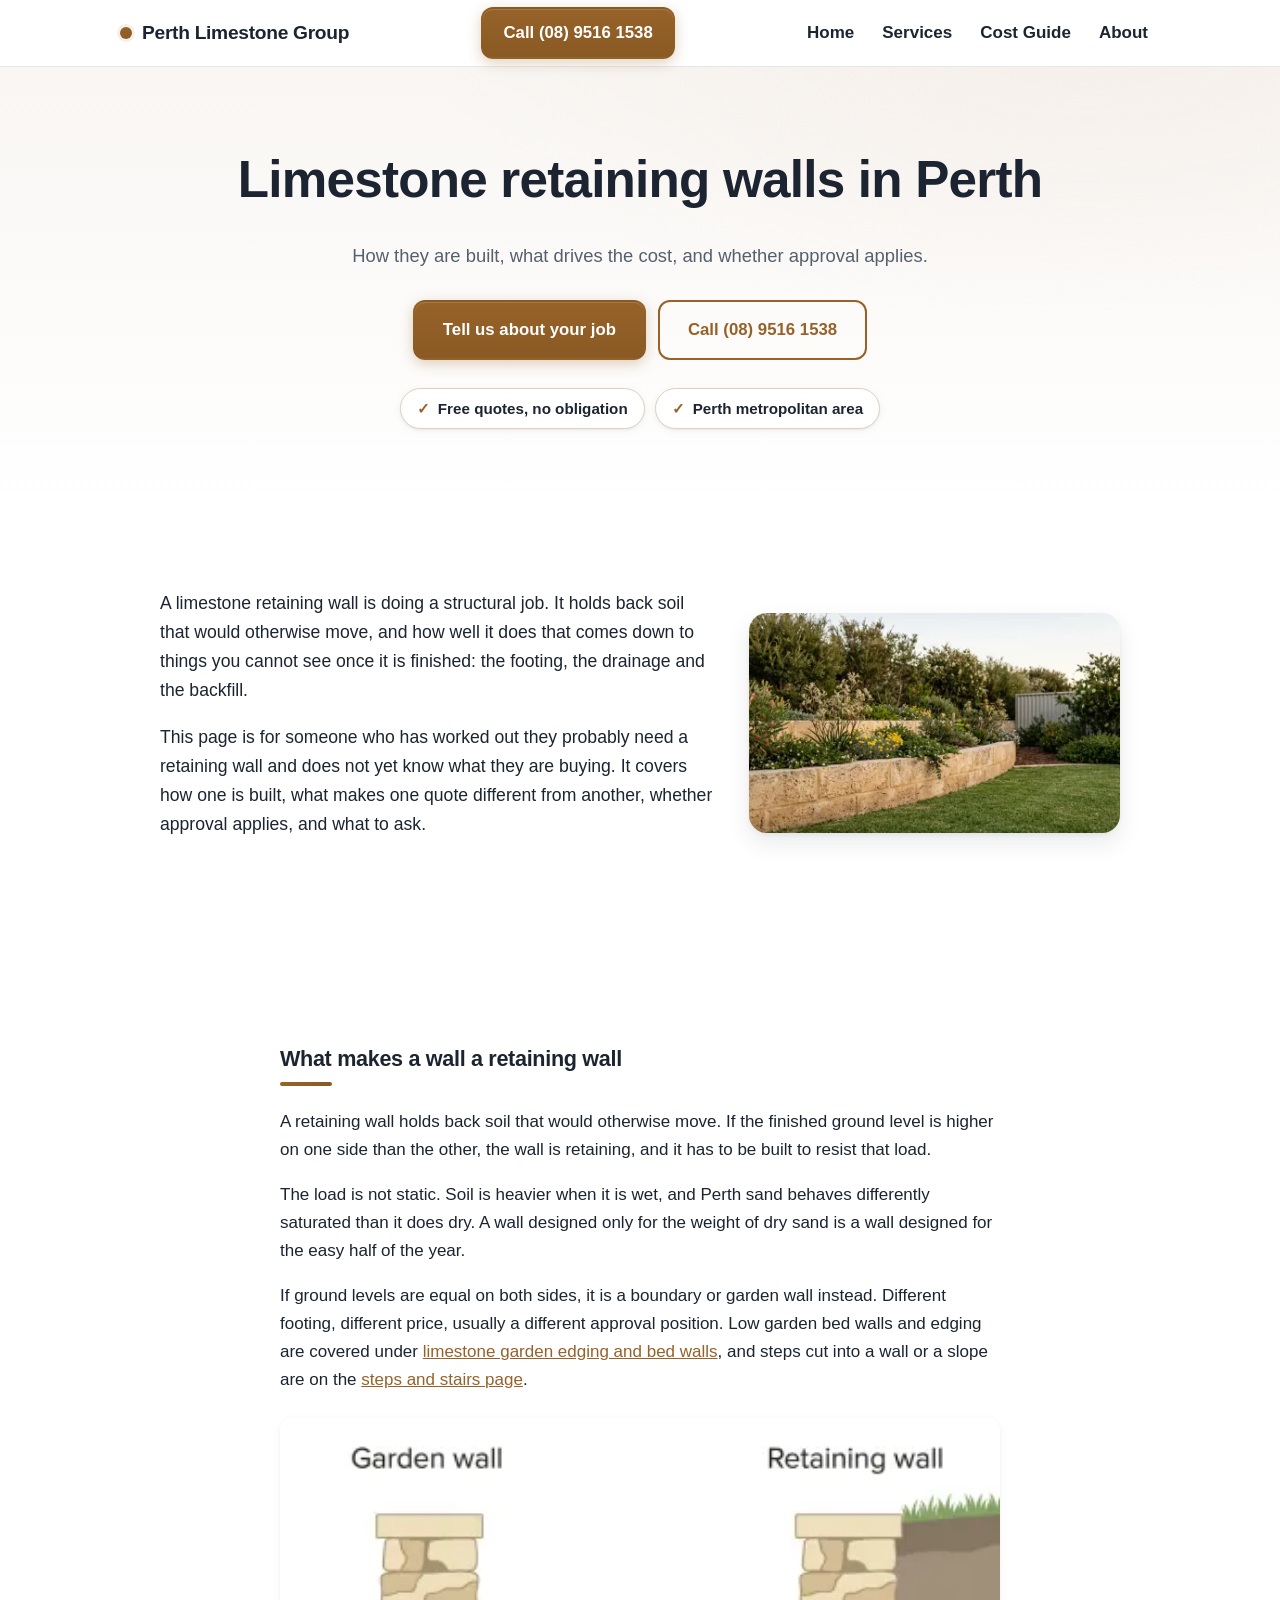
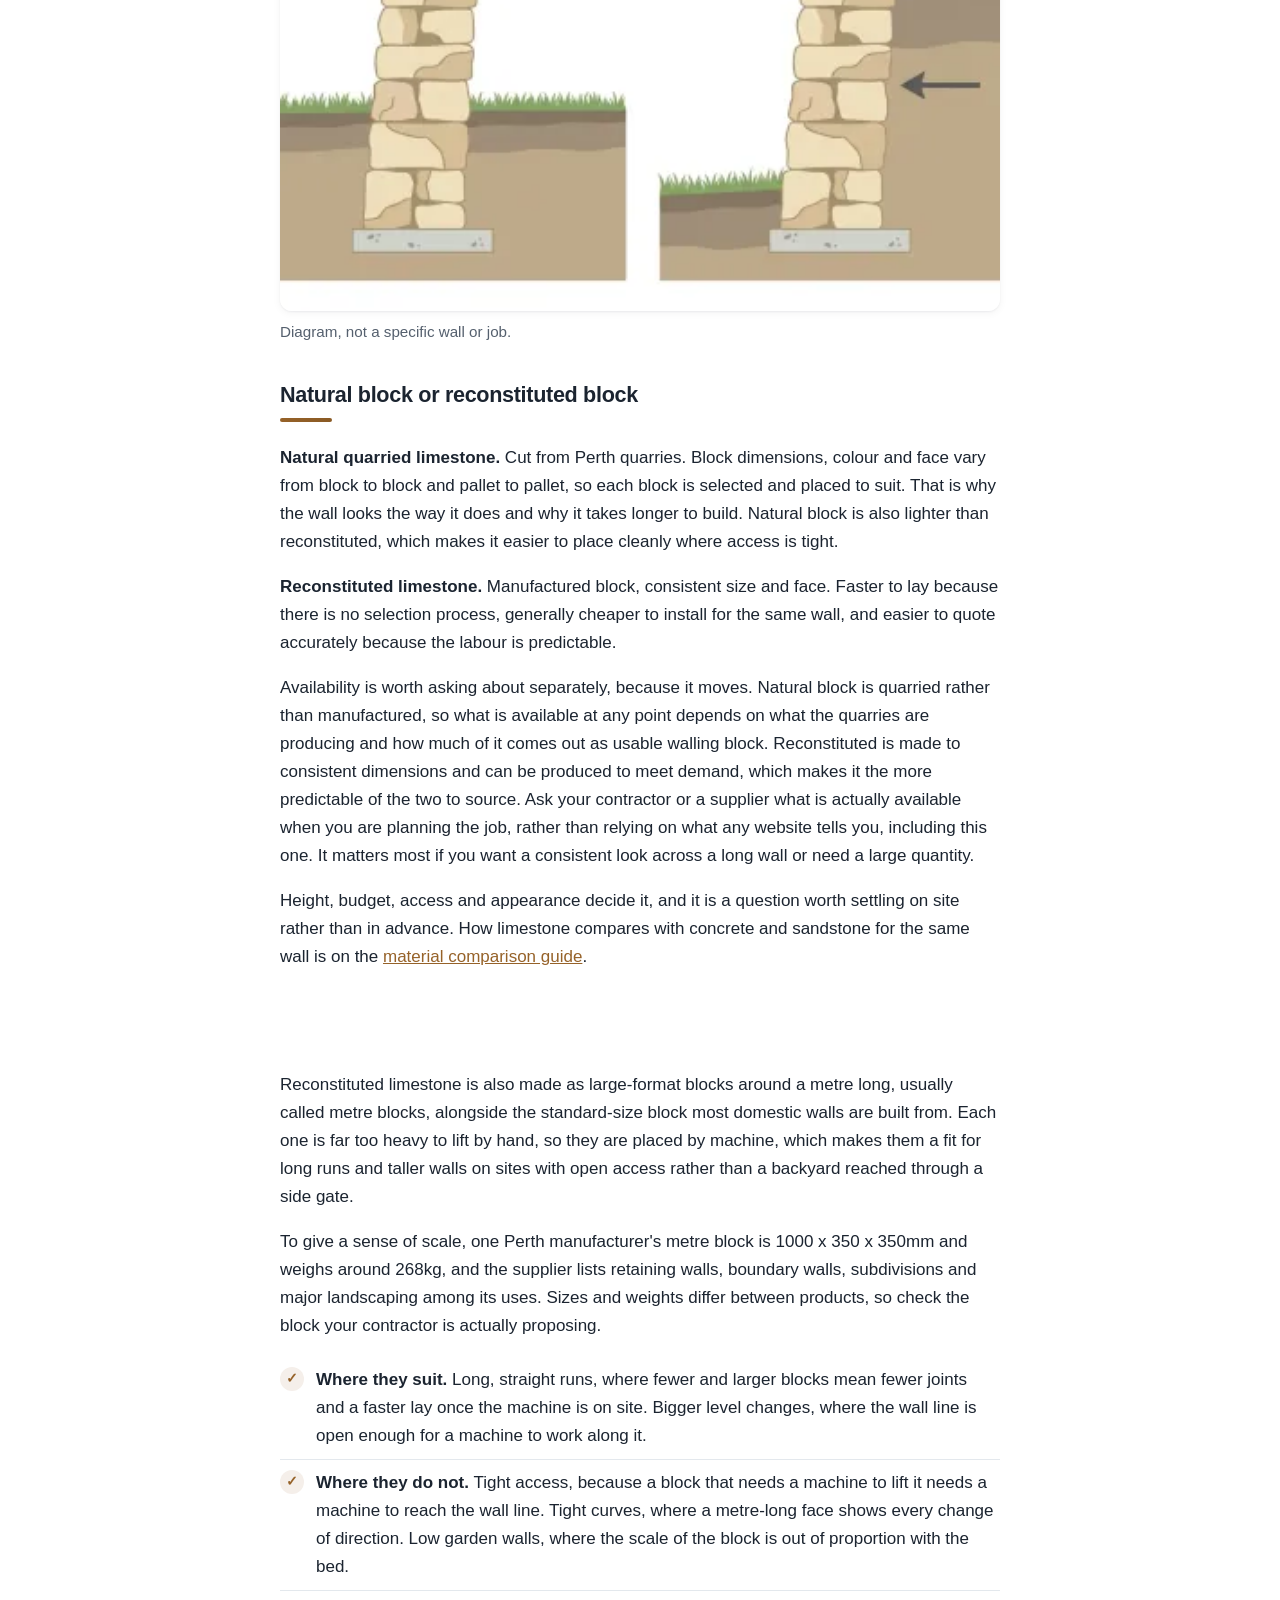
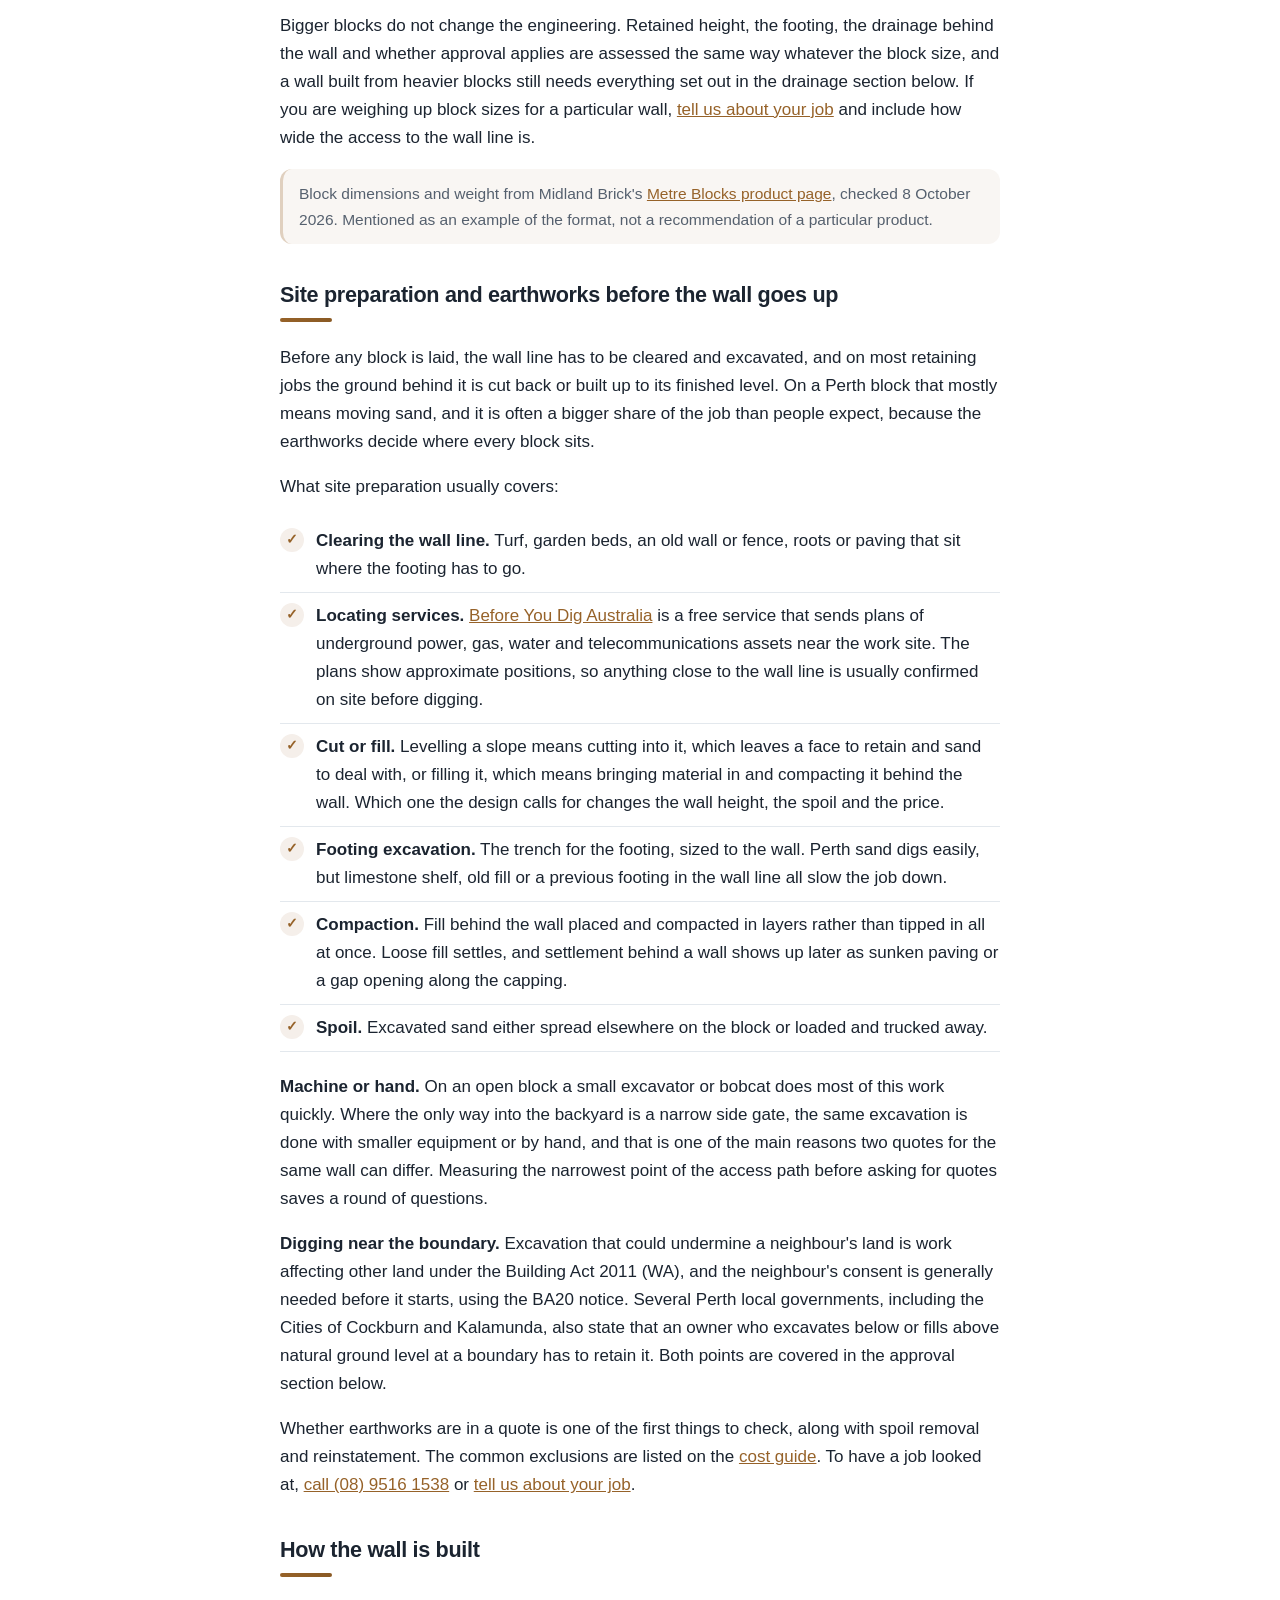
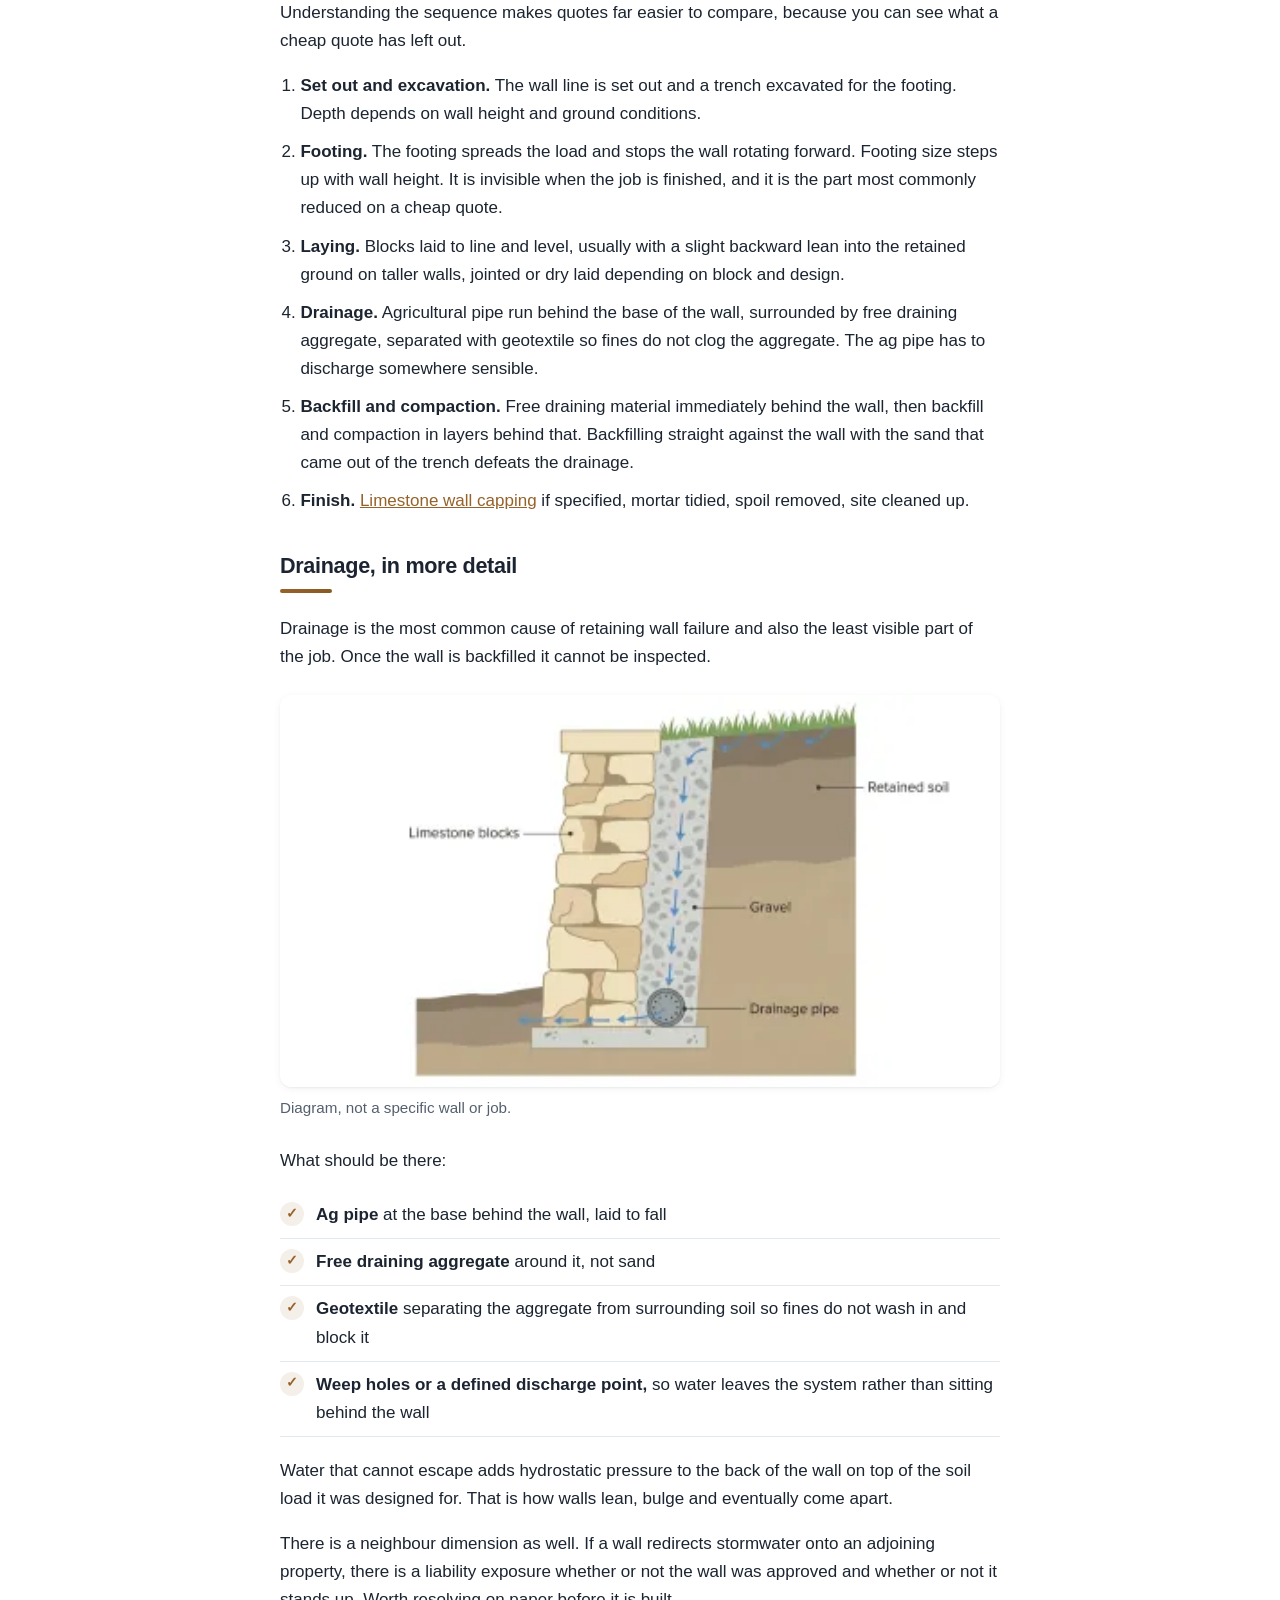
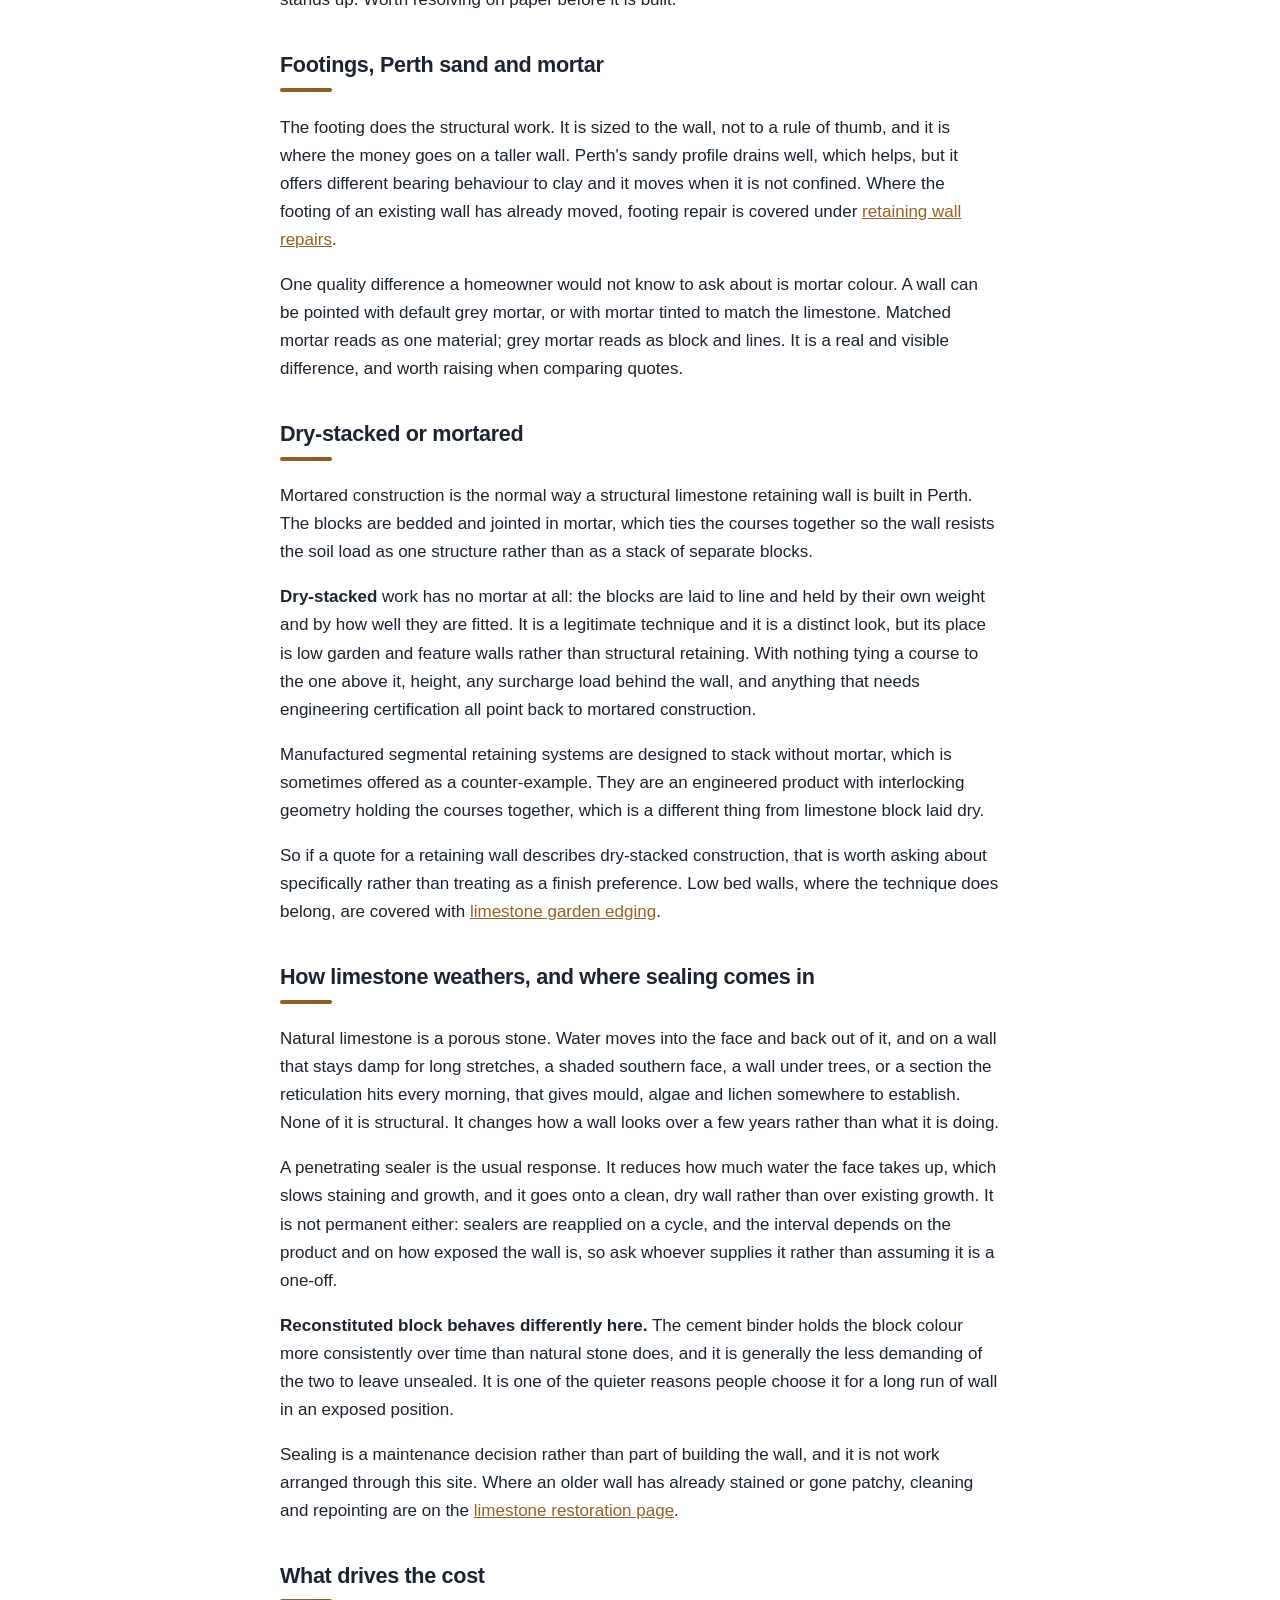
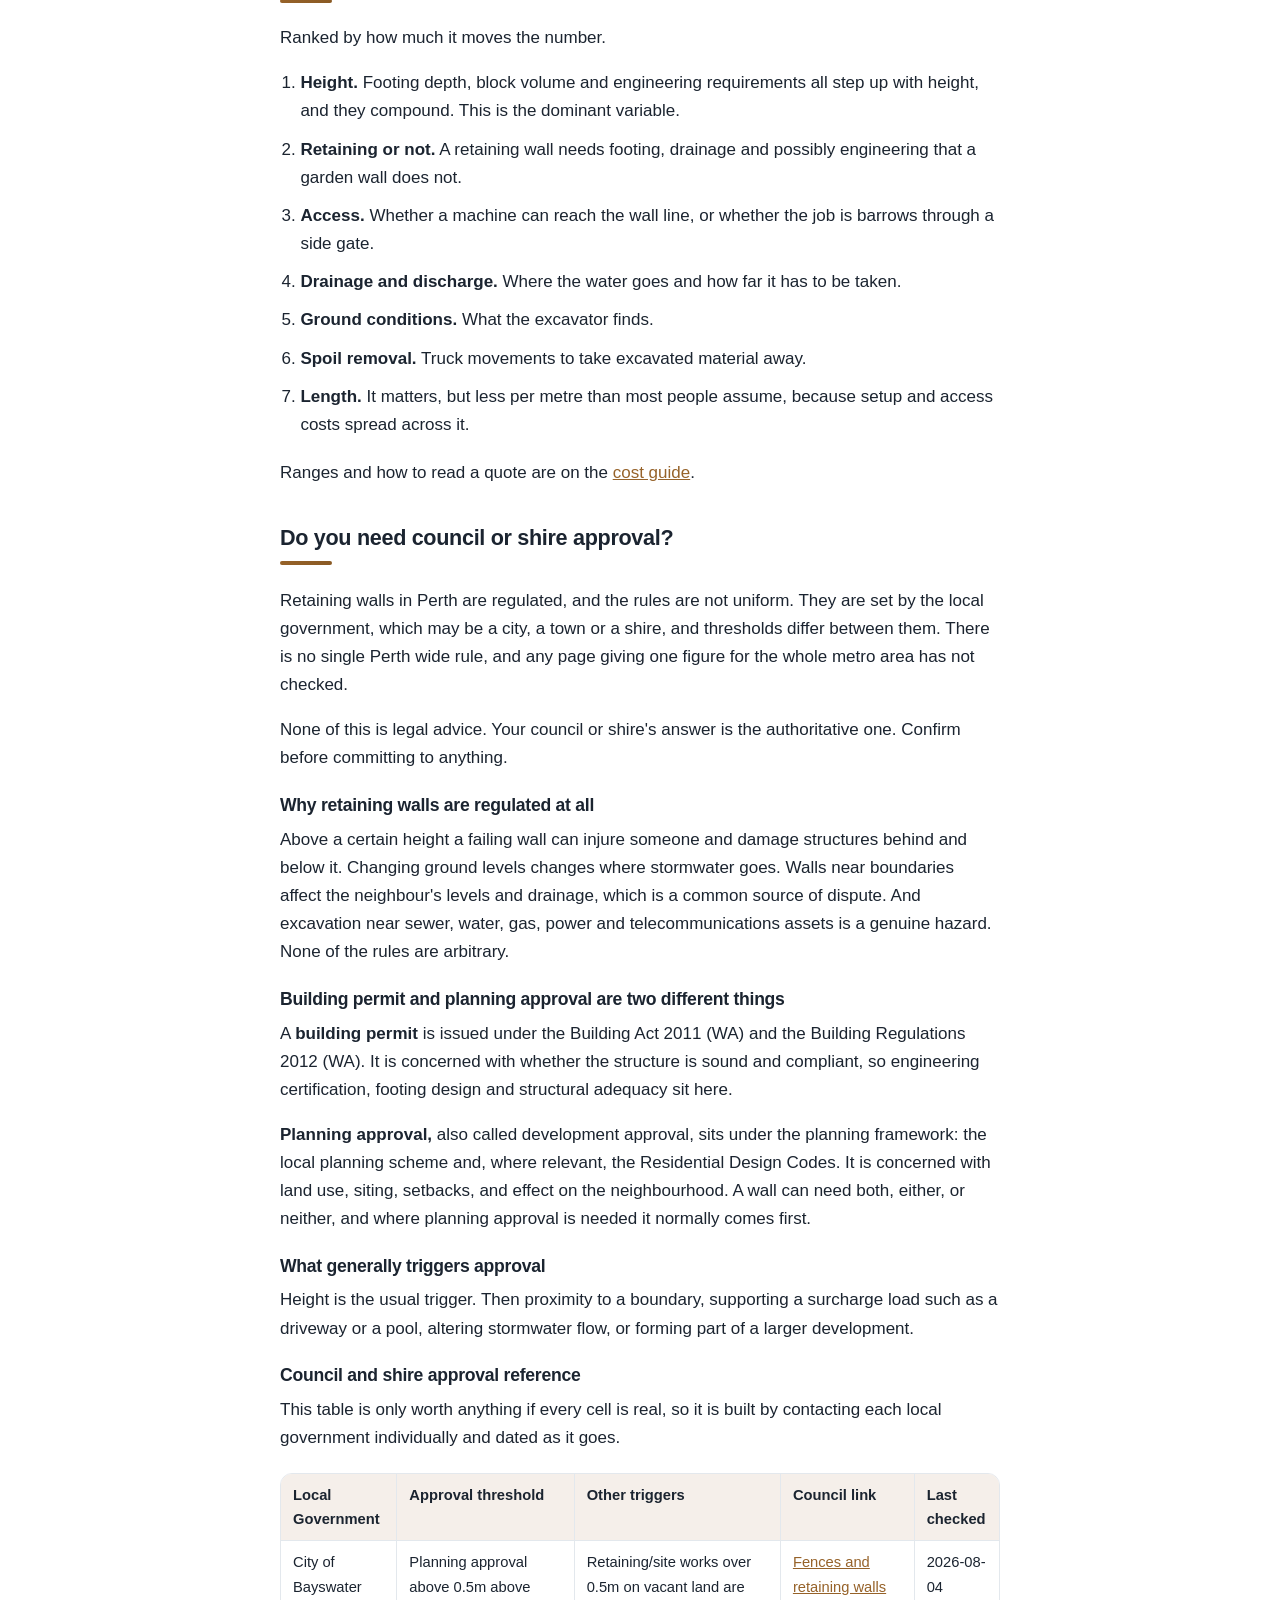
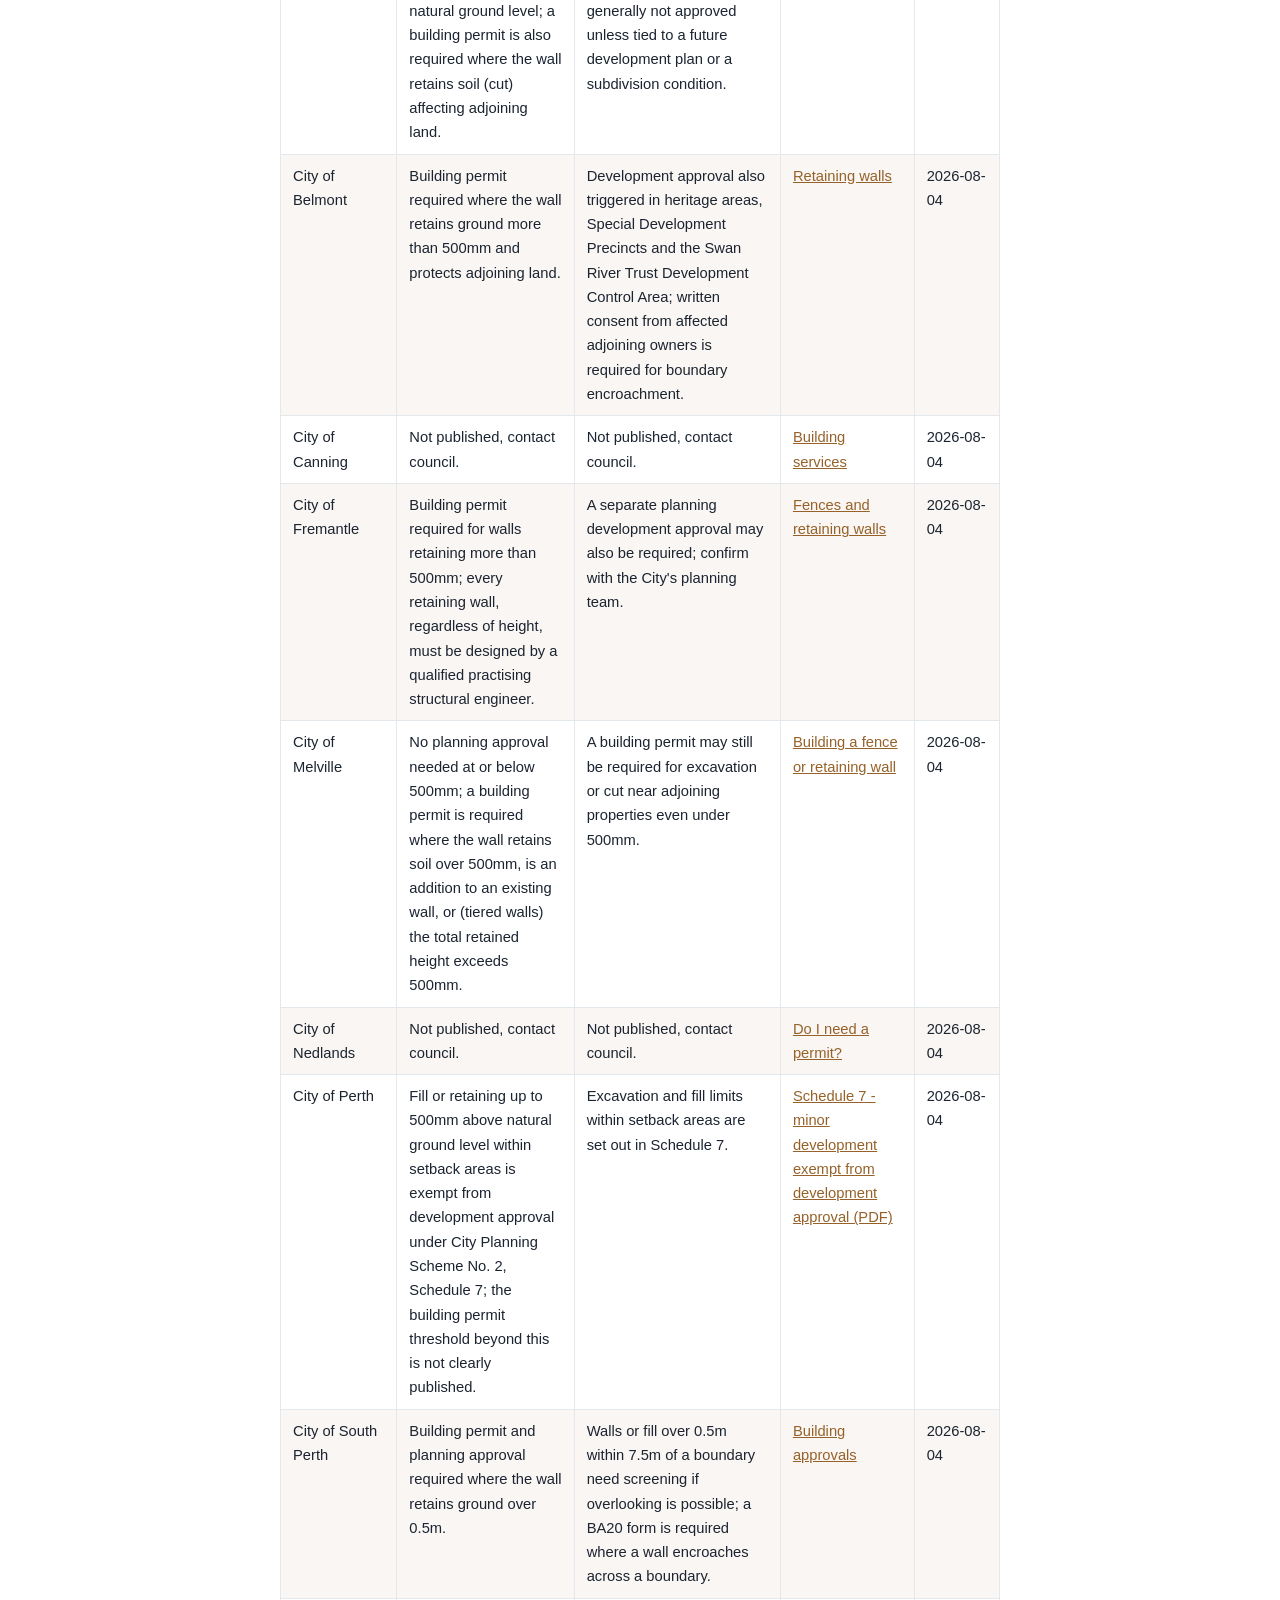
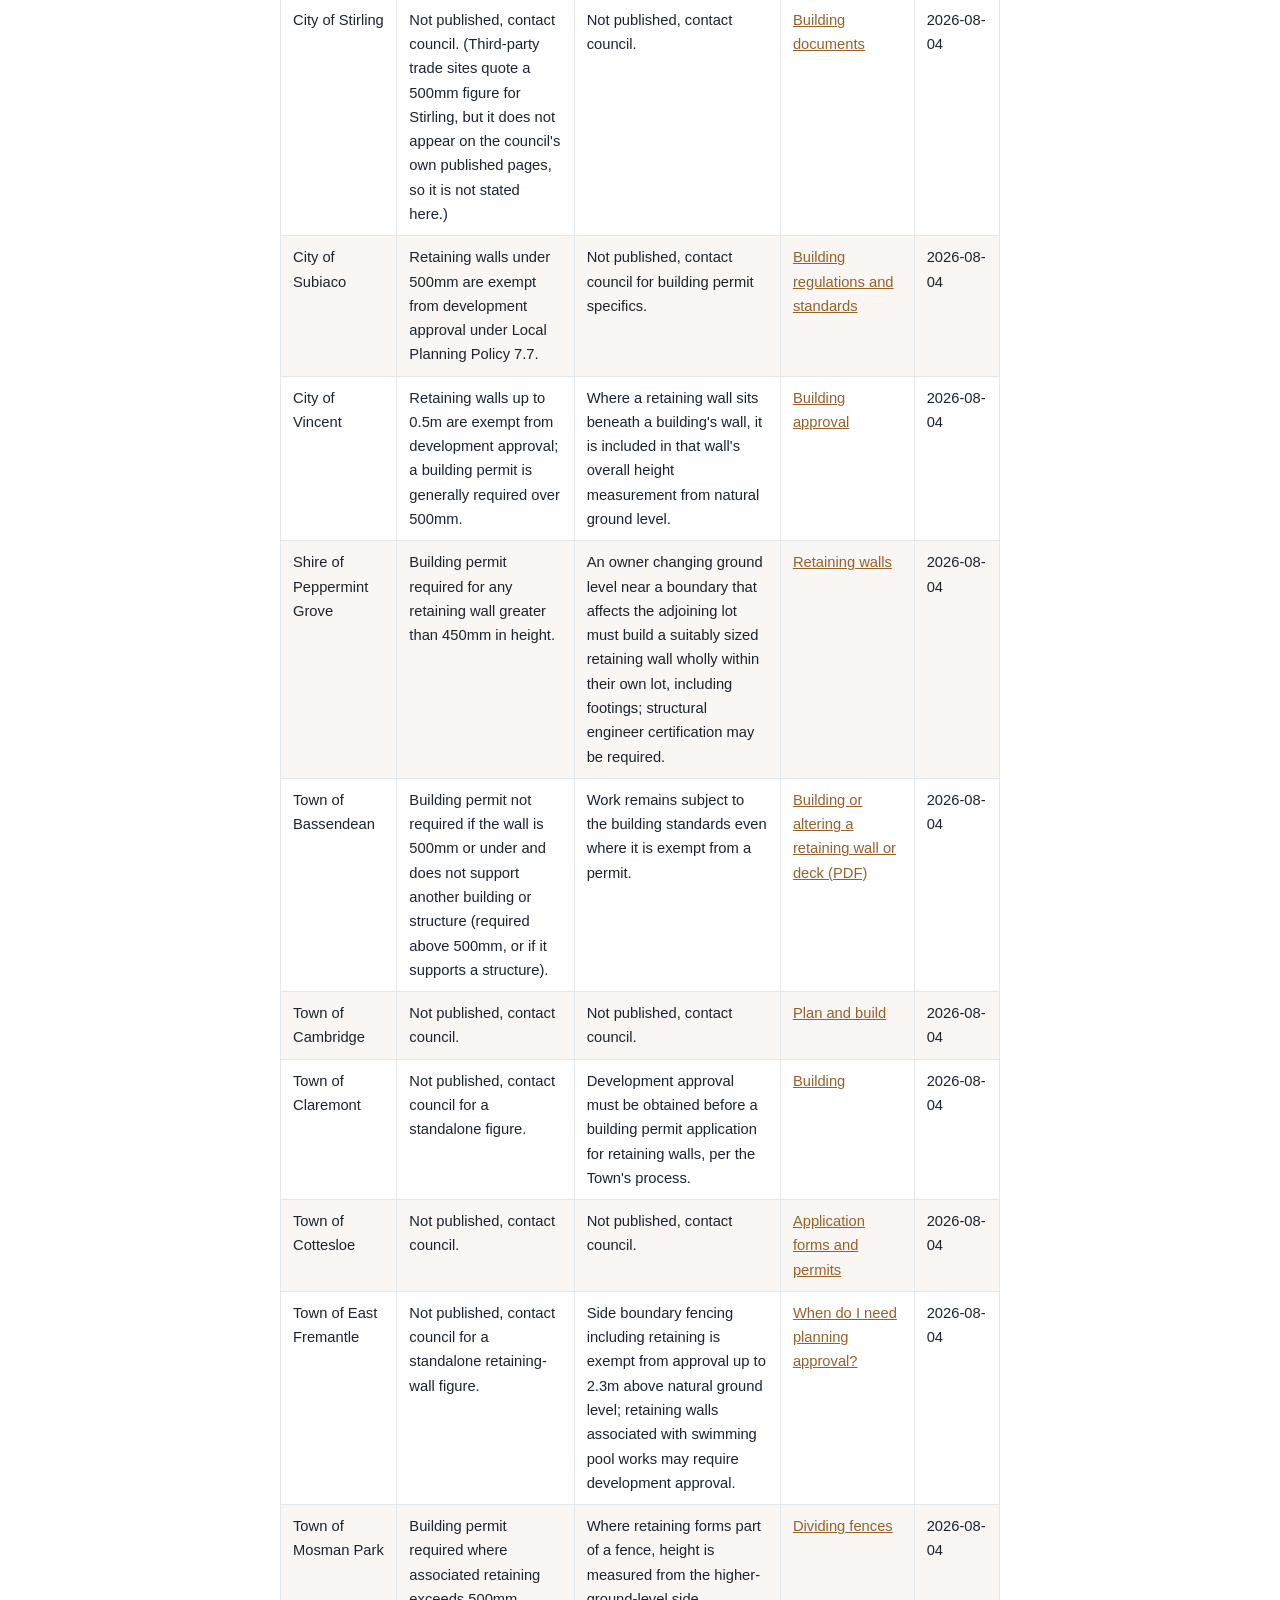
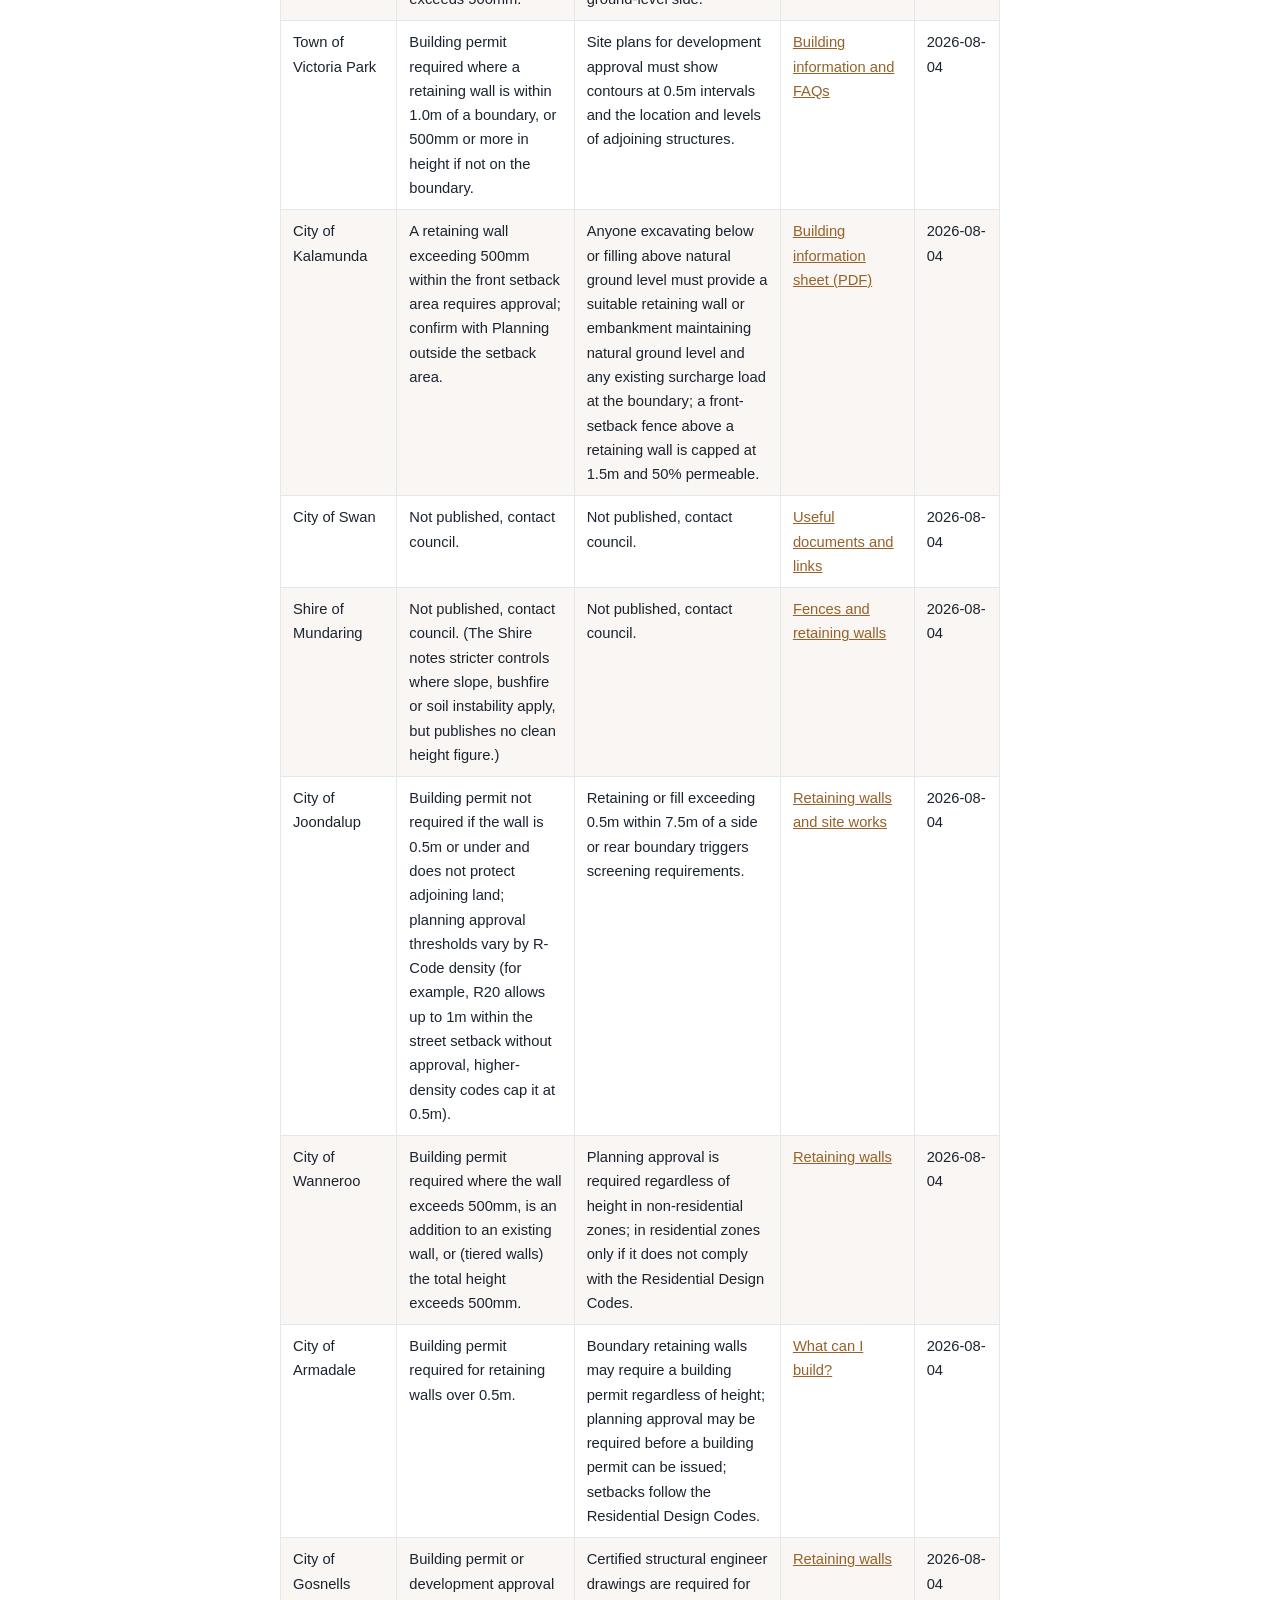
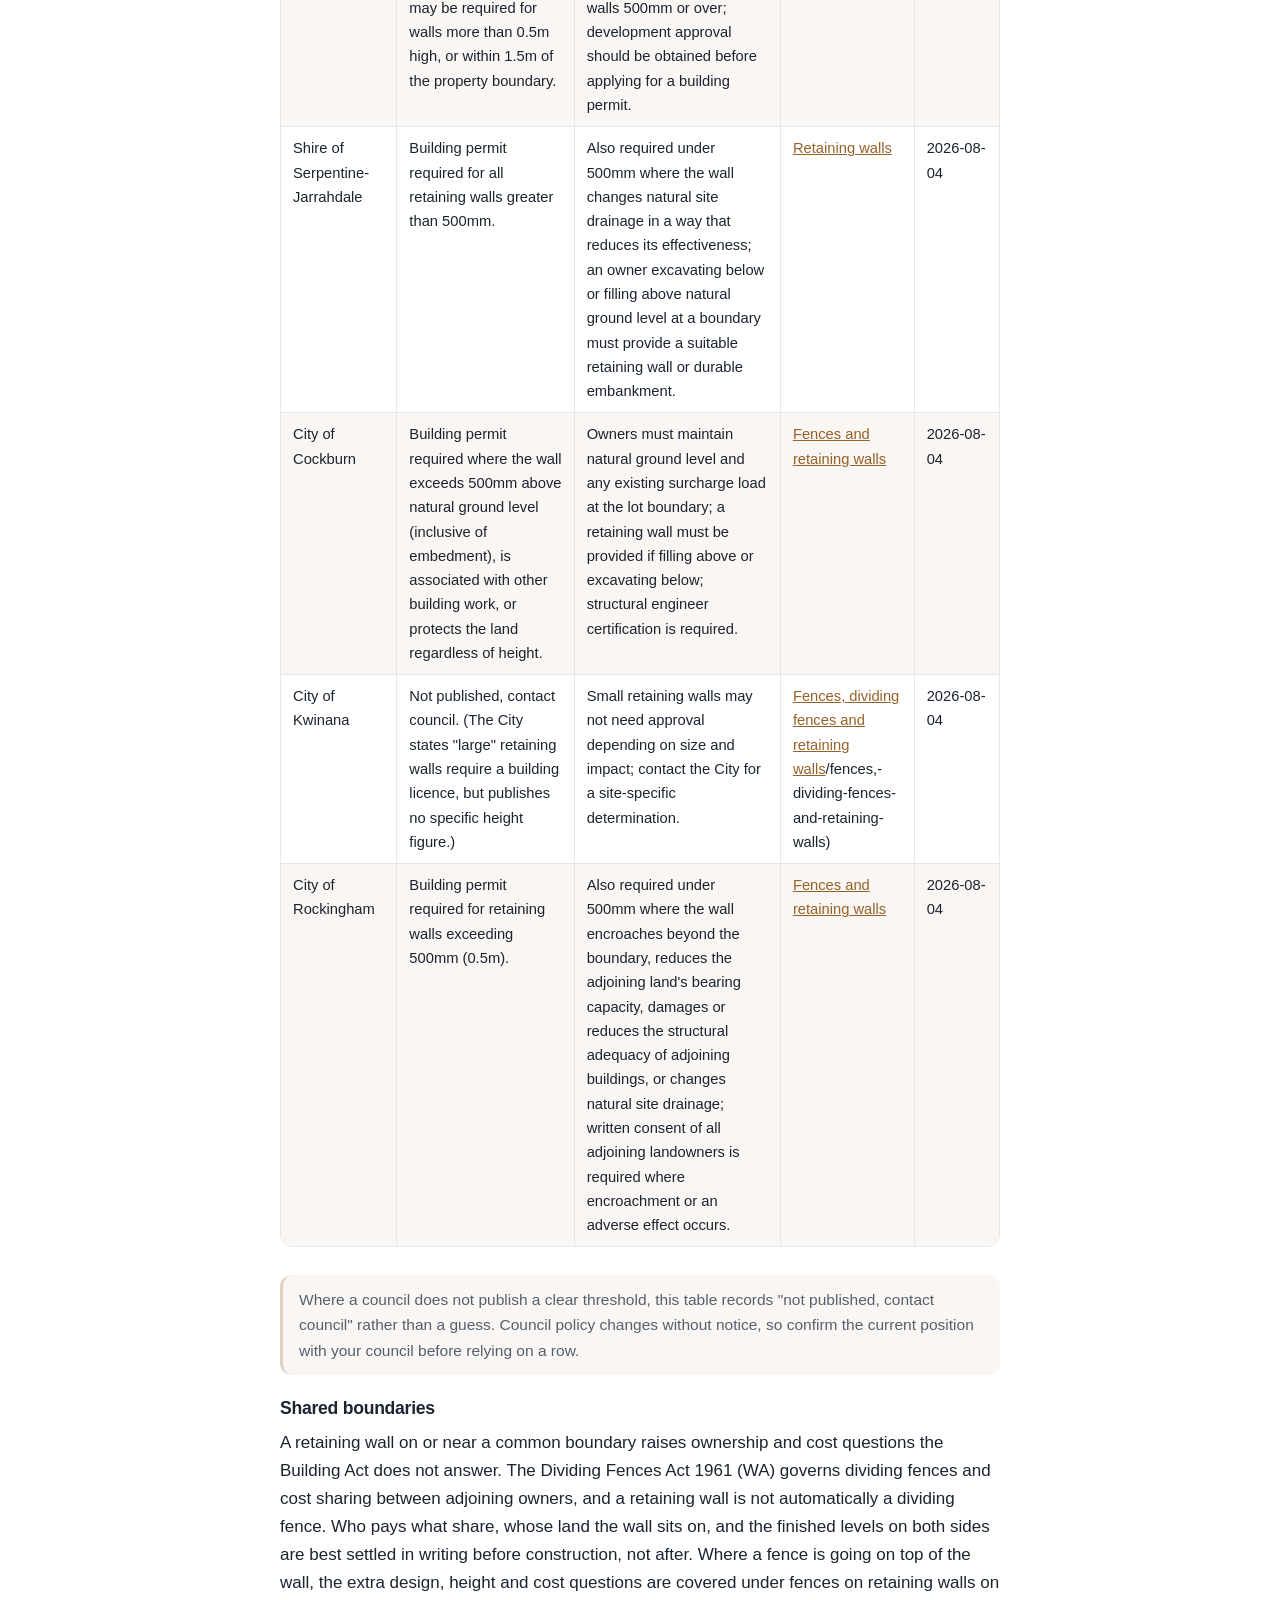
<file: limestone-retaining-walls.html>
<!DOCTYPE html>
<html lang="en" data-style="classic" data-pattern="none">
<head>
  <meta charset="utf-8">
  <meta name="viewport" content="width=device-width, initial-scale=1">
  <title>Limestone Retaining Walls Perth | Build, Drainage, Approval</title>
  <meta name="description" content="How limestone retaining walls are built in Perth, what drives the cost, drainage, and whether council or shire approval applies. What to ask before you commit.">
  <meta name="theme-color" content="#966229">
  <link rel="canonical" href="https://perthlimestonegroup.com.au/limestone-retaining-walls.html">
  <link rel="icon" href="favicon.svg" type="image/svg+xml">
  <meta property="og:title" content="Limestone Retaining Walls Perth | Build, Drainage, Approval">
  <meta property="og:description" content="How limestone retaining walls are built in Perth, what drives the cost, drainage, and whether council or shire approval applies. What to ask before you commit.">
  <meta property="og:url" content="https://perthlimestonegroup.com.au/limestone-retaining-walls.html">
  <meta property="og:type" content="website">
  <meta property="og:image" content="https://perthlimestonegroup.com.au/images/og-image.png">
  <meta property="og:image:width" content="1200">
  <meta property="og:image:height" content="630">
  <meta name="twitter:card" content="summary_large_image">
  <style>:root {
--brand: #0b6e4f;
--brand-dark: #08523b;
--brand-contrast: #ffffff;
--brand-soft: #e7f1ed;          
--brand-softer: #f3f8f6;        
--brand-border: #b6d4c9;        
--brand-glow: rgba(11, 110, 79, 0.30);      
--brand-glow-soft: rgba(11, 110, 79, 0.15); 
--ink: #1b2430;
--muted: #55606e;
--bg: #ffffff;
--surface: #f5f7f9;
--border: #e3e8ed;
--footer-bg: #161d26;           
--footer-ink: #c6cdd6;
--radius: 12px;
--radius-lg: 18px;
--btn-radius: 12px;
--container: 1080px;
--font: -apple-system, BlinkMacSystemFont, "Segoe UI", Roboto, "Helvetica Neue",
Arial, sans-serif;
--font-head: var(--font);
--head-weight: 800;
--head-tracking: -0.015em;
--shadow-sm: 0 1px 2px rgba(16, 24, 32, 0.05), 0 2px 8px rgba(16, 24, 32, 0.05);
--shadow-md: 0 2px 4px rgba(16, 24, 32, 0.05), 0 10px 24px rgba(16, 24, 32, 0.09);
--shadow-lg: 0 4px 8px rgba(16, 24, 32, 0.06), 0 20px 48px rgba(16, 24, 32, 0.14);
--pattern: none;
--pattern-size: auto;
--pattern-ink: rgba(27, 36, 48, 0.06);
}
html[data-style="bold"] {
--radius: 16px;
--radius-lg: 22px;
--btn-radius: 999px;
--head-weight: 900;
--head-tracking: -0.025em;
}
html[data-style="soft"] {
--radius: 22px;
--radius-lg: 30px;
--btn-radius: 999px;
--font-head: ui-rounded, "SF Pro Rounded", "Segoe UI", Roboto, "Helvetica Neue",
Arial, sans-serif;
--border: #e8ecf0;
}
html[data-style="sharp"] {
--radius: 4px;
--radius-lg: 6px;
--btn-radius: 5px;
--head-tracking: -0.01em;
}
html[data-style="elegant"] {
--radius: 8px;
--radius-lg: 12px;
--btn-radius: 8px;
--font-head: "Iowan Old Style", "Palatino Linotype", Palatino, Georgia,
"Times New Roman", serif;
--head-weight: 700;
--head-tracking: 0;
}
html[data-pattern="dots"] {
--pattern: radial-gradient(var(--pattern-ink) 1.5px, transparent 1.5px);
--pattern-size: 26px 26px;
}
html[data-pattern="grid"] {
--pattern: linear-gradient(var(--pattern-ink) 1px, transparent 1px),
linear-gradient(90deg, var(--pattern-ink) 1px, transparent 1px);
--pattern-size: 34px 34px;
}
html[data-pattern="diagonal"] {
--pattern: repeating-linear-gradient(45deg,
var(--pattern-ink) 0 1px, transparent 1px 16px);
}
html[data-pattern="crosshatch"] {
--pattern: repeating-linear-gradient(45deg,
var(--pattern-ink) 0 1px, transparent 1px 14px),
repeating-linear-gradient(-45deg,
var(--pattern-ink) 0 1px, transparent 1px 14px);
}
*, *::before, *::after { box-sizing: border-box; }
html { scroll-behavior: smooth; }
body {
margin: 0;
font-family: var(--font);
font-size: 1.0625rem;
line-height: 1.65;
color: var(--ink);
background: var(--bg);
-webkit-text-size-adjust: 100%;
}
img { max-width: 100%; height: auto; display: block; }
h1, h2, h3 {
font-family: var(--font-head);
font-weight: var(--head-weight);
letter-spacing: var(--head-tracking);
line-height: 1.15;
margin: 0 0 0.6em;
}
h1 { font-size: clamp(2rem, 5.5vw, 3.2rem); }
h2 { font-size: clamp(1.45rem, 3.5vw, 2rem); }
h3 { font-size: 1.15rem; }
html[data-style="sharp"] h2 {
text-transform: uppercase;
letter-spacing: 0.05em;
font-size: clamp(1.25rem, 3vw, 1.6rem);
}
p { margin: 0 0 1em; }
ul, ol { margin: 0 0 1em; padding-left: 1.3em; }
a { color: var(--brand); }
a:hover { color: var(--brand-dark); }
::selection { background: var(--brand); color: var(--brand-contrast); }
:focus-visible {
outline: 3px solid var(--brand);
outline-offset: 2px;
}
[id] { scroll-margin-top: 90px; }
.container {
max-width: var(--container);
margin-inline: auto;
padding-inline: 20px;
}
.container.narrow { max-width: 760px; }
.center { text-align: center; }
.skip-link {
position: absolute;
left: -9999px;
top: 0;
background: var(--brand);
color: var(--brand-contrast);
padding: 10px 16px;
z-index: 100;
}
.skip-link:focus { left: 0; }
noscript .noscript-warning {
display: block;
padding: 16px 20px;
background: #fff3cd;
color: #5c4400;
text-align: center;
}
.btn {
display: inline-block;
padding: 14px 28px;
border-radius: var(--btn-radius);
font-weight: 700;
font-size: 1.05rem;
text-decoration: none;
text-align: center;
border: 2px solid transparent;
cursor: pointer;
transition: background-color 0.18s ease, color 0.18s ease,
box-shadow 0.18s ease, transform 0.18s ease,
border-color 0.18s ease;
}
.btn:active { transform: translateY(1px); }
.btn-primary {
background: linear-gradient(180deg, var(--brand), var(--brand-dark));
color: var(--brand-contrast);
box-shadow: 0 4px 14px var(--brand-glow), inset 0 1px 0 rgba(255, 255, 255, 0.15);
}
.btn-primary:hover {
background: var(--brand-dark);
color: var(--brand-contrast);
box-shadow: 0 8px 22px var(--brand-glow);
transform: translateY(-2px);
}
.btn-outline {
background: transparent;
color: var(--brand);
border-color: var(--brand);
}
.btn-outline:hover {
background: var(--brand);
color: var(--brand-contrast);
box-shadow: 0 6px 18px var(--brand-glow-soft);
transform: translateY(-2px);
}
.btn-invert {
background: var(--brand-contrast);
color: var(--brand);
box-shadow: 0 4px 16px rgba(0, 0, 0, 0.18);
}
.btn-invert:hover {
background: var(--bg);
color: var(--brand-dark);
transform: translateY(-2px);
box-shadow: 0 8px 24px rgba(0, 0, 0, 0.22);
}
.btn-block { display: block; width: 100%; }
.text-link { font-weight: 700; }
html[data-style="sharp"] .btn-primary {
background: var(--brand);
box-shadow: 4px 4px 0 var(--brand-glow-soft);
}
html[data-style="sharp"] .btn-primary:hover {
background: var(--brand-dark);
box-shadow: 6px 6px 0 var(--brand-glow-soft);
transform: translate(-2px, -2px);
}
#site-header {
border-bottom: 1px solid var(--border);
background: rgba(255, 255, 255, 0.86);
-webkit-backdrop-filter: blur(12px);
backdrop-filter: blur(12px);
position: sticky;
top: 0;
z-index: 50;
transition: box-shadow 0.25s ease;
}
#site-header.scrolled { box-shadow: 0 4px 24px rgba(16, 24, 32, 0.09); }
.header-inner {
display: flex;
align-items: center;
justify-content: space-between;
gap: 16px;
min-height: 66px;
flex-wrap: wrap;
}
.logo {
display: inline-flex;
align-items: center;
gap: 10px;
font-family: var(--font-head);
font-weight: var(--head-weight);
font-size: 1.2rem;
letter-spacing: var(--head-tracking);
color: var(--ink);
text-decoration: none;
padding-block: 12px;
}
.logo::before {
content: "";
flex: none;
width: 12px;
height: 12px;
border-radius: 50%;
background: linear-gradient(135deg, var(--brand), var(--brand-dark));
box-shadow: 0 0 0 3px var(--brand-soft);
}
html[data-style="sharp"] .logo::before { border-radius: 2px; }
html[data-style="elegant"] .logo::before { border-radius: 50%; width: 9px; height: 9px; }
.header-actions {
display: flex;
align-items: center;
gap: 8px;
}
.nav-toggle {
display: inline-flex;
flex-direction: column;
gap: 5px;
background: none;
border: 0;
padding: 10px;
cursor: pointer;
}
.nav-toggle span {
width: 24px;
height: 3px;
background: var(--ink);
border-radius: 2px;
}
.site-nav {
display: none;
width: 100%;
padding-bottom: 16px;
}
.site-nav.open { display: block; }
.site-nav ul {
list-style: none;
margin: 0 0 12px;
padding: 0;
}
.site-nav li a {
display: block;
padding: 10px 4px;
color: var(--ink);
text-decoration: none;
font-weight: 600;
border-bottom: 1px solid var(--border);
}
.site-nav li a.active,
.site-nav li a:hover { color: var(--brand); }
.nav-phone { white-space: nowrap; }
@media (min-width: 800px) {
.nav-toggle { display: none; }
.site-nav {
display: flex !important;
align-items: center;
gap: 8px;
width: auto;
padding-bottom: 0;
}
.site-nav ul {
display: flex;
gap: 4px;
margin: 0;
}
.site-nav li a {
border-bottom: 0;
padding: 8px 12px;
position: relative;
}
.site-nav li a::after {
content: "";
position: absolute;
left: 12px;
right: 12px;
bottom: 2px;
height: 2px;
border-radius: 2px;
background: linear-gradient(90deg, var(--brand), var(--brand-dark));
transform: scaleX(0);
transform-origin: left;
transition: transform 0.2s ease;
}
.site-nav li a:hover::after,
.site-nav li a.active::after { transform: scaleX(1); }
.nav-phone { margin-left: 12px; padding: 10px 20px; }
}
.hero {
position: relative;
overflow: hidden;
background:
radial-gradient(1100px 500px at 85% -10%, var(--brand-soft), transparent 60%),
linear-gradient(180deg, var(--brand-softer), var(--bg));
padding-block: 60px;
text-align: center;
}
.hero::before {
content: "";
position: absolute;
inset: 0;
pointer-events: none;
background-image: var(--pattern);
background-size: var(--pattern-size);
-webkit-mask-image: linear-gradient(180deg, #000 55%, transparent);
mask-image: linear-gradient(180deg, #000 55%, transparent);
}
.hero .container { position: relative; }
.hero-sub {
font-size: 1.15rem;
color: var(--muted);
max-width: 620px;
margin: 0 auto 1.6em;
}
.hero-actions {
display: flex;
flex-direction: column;
gap: 12px;
align-items: center;
margin-bottom: 28px;
}
.value-props {
list-style: none;
margin: 0;
padding: 0;
display: flex;
flex-wrap: wrap;
justify-content: center;
gap: 10px;
}
.value-props li {
display: inline-flex;
align-items: center;
gap: 8px;
padding: 7px 16px;
border-radius: 999px;
background: var(--bg);
border: 1px solid var(--brand-border);
box-shadow: var(--shadow-sm);
color: var(--ink);
font-weight: 600;
font-size: 0.95rem;
}
.value-props li::before {
content: "\2713";
color: var(--brand);
font-weight: 800;
}
html[data-style="sharp"] .value-props li { border-radius: var(--radius); }
@media (min-width: 640px) {
.hero { padding-block: 84px; }
.hero-actions { flex-direction: row; justify-content: center; }
}
.hero-grid {
display: grid;
gap: 40px;
grid-template-columns: 1fr;
align-items: center;
}
.hero-media { position: relative; }
.hero-img {
position: relative;
border-radius: var(--radius-lg);
width: 100%;
max-width: 520px;
margin-inline: auto;
box-shadow: var(--shadow-lg);
}
@media (min-width: 900px) {
.hero.has-media .hero-grid { grid-template-columns: 1.1fr 0.9fr; }
.hero.has-media { text-align: left; }
.hero.has-media .hero-sub { margin-inline: 0; }
.hero.has-media .hero-actions { justify-content: flex-start; }
.hero.has-media .value-props { justify-content: flex-start; }
.hero.has-media .hero-img { margin-inline: 0 0; max-width: 100%; }
}
html[data-style="bold"] .hero {
background: linear-gradient(135deg, var(--brand) 0%, var(--brand-dark) 100%);
color: var(--brand-contrast);
--pattern-ink: rgba(255, 255, 255, 0.12);
clip-path: polygon(0 0, 100% 0, 100% calc(100% - 3rem), 0 100%);
padding-bottom: calc(60px + 3rem);
}
@media (min-width: 640px) {
html[data-style="bold"] .hero { padding-bottom: calc(84px + 3rem); }
}
html[data-style="bold"] .hero-sub { color: rgba(255, 255, 255, 0.88); }
html[data-style="bold"] .hero .btn-primary {
background: var(--brand-contrast);
color: var(--brand);
box-shadow: 0 6px 20px rgba(0, 0, 0, 0.22);
}
html[data-style="bold"] .hero .btn-primary:hover { color: var(--brand-dark); }
html[data-style="bold"] .hero .btn-outline {
color: var(--brand-contrast);
border-color: rgba(255, 255, 255, 0.65);
}
html[data-style="bold"] .hero .btn-outline:hover {
background: rgba(255, 255, 255, 0.14);
border-color: var(--brand-contrast);
color: var(--brand-contrast);
}
html[data-style="bold"] .hero .value-props li {
background: rgba(255, 255, 255, 0.12);
border-color: rgba(255, 255, 255, 0.28);
color: var(--brand-contrast);
box-shadow: none;
}
html[data-style="bold"] .hero .value-props li::before { color: var(--brand-contrast); }
html[data-style="bold"] .hero-media::before {
content: "";
position: absolute;
inset: 20px -20px -20px 20px;
border-radius: var(--radius-lg);
background: rgba(255, 255, 255, 0.14);
}
html[data-style="soft"] .hero {
background: var(--brand-soft);
border-radius: 0 0 3rem 3rem;
}
html[data-style="soft"] .hero-img {
border-radius: 38% 62% 63% 37% / 41% 44% 56% 59%;
box-shadow: 0 24px 48px var(--brand-glow-soft);
}
html[data-style="soft"] .value-props li { border-color: var(--border); }
html[data-style="sharp"] .hero {
background: var(--bg);
border-bottom: 3px solid var(--ink);
}
html[data-style="sharp"] .hero::before {
-webkit-mask-image: none;
mask-image: none;
}
html[data-style="sharp"] .hero-img {
border-radius: 0;
box-shadow: 10px 10px 0 var(--brand);
max-width: calc(100% - 10px);
}
html[data-style="elegant"] .hero {
background: linear-gradient(180deg, var(--brand-softer), var(--bg));
border-bottom: 1px solid var(--border);
}
html[data-style="elegant"] .hero-media {
padding: 12px;
background: var(--bg);
border: 1px solid var(--border);
border-radius: var(--radius-lg);
box-shadow: var(--shadow-md);
max-width: 544px;
margin-inline: auto;
}
html[data-style="elegant"] .hero-img { box-shadow: none; border-radius: var(--radius); }
.section { padding-block: 60px; }
.section-alt { background: var(--surface); }
html[data-style="soft"] .section-alt { background: var(--brand-softer); }
@media (min-width: 800px) {
.section { padding-block: 76px; }
}
.section h2 {
position: relative;
padding-bottom: 14px;
margin-bottom: 1em;
}
.section h2::after {
content: "";
position: absolute;
left: 0;
bottom: 0;
width: 52px;
height: 4px;
border-radius: 999px;
background: linear-gradient(90deg, var(--brand), var(--brand-dark));
}
html[data-style="sharp"] .section h2::after { border-radius: 0; height: 5px; }
html[data-style="elegant"] .section h2::after {
height: 2px;
width: 64px;
background: var(--brand);
}
.page-head {
position: relative;
overflow: hidden;
background:
radial-gradient(900px 300px at 90% -30%, var(--brand-soft), transparent 60%),
linear-gradient(180deg, var(--brand-softer), var(--bg));
padding-block: 48px;
}
.page-head::before {
content: "";
position: absolute;
inset: 0;
pointer-events: none;
background-image: var(--pattern);
background-size: var(--pattern-size);
-webkit-mask-image: linear-gradient(180deg, #000 40%, transparent);
mask-image: linear-gradient(180deg, #000 40%, transparent);
}
.page-head .container { position: relative; }
.page-head h1 { margin-bottom: 0; }
html[data-style="bold"] .page-head {
background: linear-gradient(135deg, var(--brand), var(--brand-dark));
color: var(--brand-contrast);
--pattern-ink: rgba(255, 255, 255, 0.12);
}
html[data-style="sharp"] .page-head { border-bottom: 3px solid var(--ink); }
.lead { font-size: 1.1rem; }
.grid-3, .grid-2 {
display: grid;
gap: 22px;
grid-template-columns: 1fr;
}
@media (min-width: 640px) {
.grid-3 { grid-template-columns: repeat(2, 1fr); }
}
@media (min-width: 900px) {
.grid-3 { grid-template-columns: repeat(3, 1fr); }
.grid-2 { grid-template-columns: repeat(2, 1fr); gap: 48px; }
}
.card {
position: relative;
overflow: hidden;
background: var(--bg);
border: 1px solid var(--border);
border-radius: var(--radius);
padding: 26px;
display: flex;
flex-direction: column;
box-shadow: var(--shadow-sm);
transition: transform 0.22s ease, box-shadow 0.22s ease, border-color 0.22s ease;
}
.card::before {
content: "";
position: absolute;
top: 0;
left: 0;
right: 0;
height: 4px;
background: linear-gradient(90deg, var(--brand), var(--brand-dark));
transform: scaleX(0);
transform-origin: left;
transition: transform 0.25s ease;
}
.card:hover {
transform: translateY(-5px);
box-shadow: var(--shadow-md), 0 12px 28px var(--brand-glow-soft);
border-color: var(--brand-border);
}
.card:hover::before { transform: scaleX(1); }
.card h3 a { color: var(--ink); text-decoration: none; }
.card h3 a:hover { color: var(--brand); }
.card p { flex: 1; color: var(--muted); }
.card-link { font-weight: 700; text-decoration: none; }
.card-link:hover { text-decoration: underline; text-underline-offset: 3px; }
html[data-style="sharp"] .card {
border-color: var(--ink);
box-shadow: 6px 6px 0 var(--brand-soft);
}
html[data-style="sharp"] .card:hover {
transform: translate(-2px, -2px);
box-shadow: 9px 9px 0 var(--brand-soft);
border-color: var(--ink);
}
html[data-style="sharp"] .card::before { transform: scaleX(1); }
.area-links {
list-style: none;
margin: 0;
padding: 0;
display: flex;
flex-wrap: wrap;
gap: 10px;
}
.area-links a {
display: block;
padding: 10px 20px;
border: 1px solid var(--border);
border-radius: 999px;
background: var(--bg);
color: var(--ink);
font-weight: 600;
text-decoration: none;
box-shadow: var(--shadow-sm);
transition: border-color 0.18s ease, color 0.18s ease,
transform 0.18s ease, box-shadow 0.18s ease;
}
.area-links a:hover {
border-color: var(--brand);
color: var(--brand);
transform: translateY(-2px);
box-shadow: 0 6px 16px var(--brand-glow-soft);
}
html[data-style="sharp"] .area-links a { border-radius: var(--radius); }
.steps {
list-style: none;
margin: 0;
padding: 0;
display: grid;
gap: 30px;
grid-template-columns: 1fr;
counter-reset: step;
}
@media (min-width: 800px) {
.steps { grid-template-columns: repeat(3, 1fr); }
.step { position: relative; }
.step:not(:last-child)::after {
content: "";
position: absolute;
top: 26px;
left: 68px;
right: -14px;
border-top: 2px dashed var(--brand-border);
}
}
.step-num {
position: relative;
z-index: 1;
display: inline-flex;
align-items: center;
justify-content: center;
width: 52px;
height: 52px;
border-radius: 50%;
background: linear-gradient(135deg, var(--brand), var(--brand-dark));
color: var(--brand-contrast);
font-weight: 800;
font-size: 1.2rem;
margin-bottom: 12px;
box-shadow: 0 8px 18px var(--brand-glow-soft), inset 0 1px 0 rgba(255, 255, 255, 0.2);
}
html[data-style="sharp"] .step-num { border-radius: var(--radius); }
.step-num svg {
width: 24px;
height: 24px;
}
.step-label {
display: block;
font-size: 0.85rem;
font-weight: 800;
letter-spacing: 0.07em;
text-transform: uppercase;
color: var(--brand);
margin-bottom: 4px;
}
.how-it-works.compact { padding-block: 44px; }
.how-it-works.compact .step p { color: var(--muted); font-size: 0.97rem; }
.check-list {
list-style: none;
padding: 0;
}
.check-list li {
padding: 9px 0 9px 36px;
position: relative;
border-bottom: 1px solid var(--border);
}
.check-list li::before {
content: "\2713";
position: absolute;
left: 0;
top: 10px;
width: 24px;
height: 24px;
display: inline-flex;
align-items: center;
justify-content: center;
border-radius: 50%;
background: var(--brand-soft);
color: var(--brand);
font-weight: 800;
font-size: 0.85rem;
}
html[data-style="sharp"] .check-list li::before { border-radius: 4px; }
.intro-grid {
display: grid;
gap: 32px;
grid-template-columns: 1fr;
align-items: center;
max-width: 1000px;
}
.service-img {
border-radius: var(--radius-lg);
width: 100%;
max-width: 520px;
margin-inline: auto;
box-shadow: var(--shadow-md);
}
html[data-style="soft"] .service-img {
border-radius: 58% 42% 40% 60% / 55% 48% 52% 45%;
}
html[data-style="sharp"] .service-img {
border-radius: 0;
box-shadow: 8px 8px 0 var(--brand);
max-width: calc(100% - 8px);
}
html[data-style="elegant"] .intro-media {
padding: 10px;
background: var(--bg);
border: 1px solid var(--border);
border-radius: var(--radius-lg);
box-shadow: var(--shadow-sm);
max-width: 540px;
margin-inline: auto;
}
html[data-style="elegant"] .service-img { box-shadow: none; border-radius: var(--radius); }
@media (min-width: 900px) {
.intro-grid { grid-template-columns: 1.2fr 0.8fr; }
.service-img { max-width: 100%; }
html[data-style="sharp"] .service-img { max-width: calc(100% - 8px); }
}
.price-note {
background: linear-gradient(180deg, var(--brand-softer), var(--bg));
border: 1px solid var(--brand-border);
border-left: 4px solid var(--brand);
border-radius: var(--radius);
padding: 18px 20px;
font-size: 1.02rem;
box-shadow: var(--shadow-sm);
}
.faq-item {
border: 1px solid var(--border);
border-radius: var(--radius);
background: var(--bg);
margin-bottom: 12px;
box-shadow: var(--shadow-sm);
transition: border-color 0.2s ease, box-shadow 0.2s ease;
}
.faq-item[open] {
border-color: var(--brand-border);
box-shadow: var(--shadow-md);
}
.faq-item summary {
display: flex;
align-items: center;
justify-content: space-between;
gap: 16px;
padding: 16px 20px;
font-weight: 700;
cursor: pointer;
list-style: none;
}
.faq-item summary::-webkit-details-marker { display: none; }
.faq-item summary::after {
content: "+";
flex: none;
display: inline-flex;
align-items: center;
justify-content: center;
width: 28px;
height: 28px;
border-radius: 50%;
background: var(--brand-soft);
color: var(--brand);
font-weight: 700;
font-size: 1.2rem;
line-height: 1;
transition: transform 0.25s ease;
}
.faq-item[open] summary::after { transform: rotate(45deg); }
html[data-style="sharp"] .faq-item summary::after { border-radius: 4px; }
.faq-item summary:hover { color: var(--brand); }
.faq-answer { padding: 0 20px 4px; color: var(--muted); }
.cta-band {
position: relative;
overflow: hidden;
background: linear-gradient(135deg, var(--brand) 0%, var(--brand-dark) 100%);
color: var(--brand-contrast);
text-align: center;
padding-block: 64px;
--pattern-ink: rgba(255, 255, 255, 0.1);
}
.cta-band::before {
content: "";
position: absolute;
inset: 0;
pointer-events: none;
background-image: var(--pattern);
background-size: var(--pattern-size);
}
.cta-band::after {
content: "";
position: absolute;
inset: 0;
pointer-events: none;
background: radial-gradient(600px 260px at 15% 0%, rgba(255, 255, 255, 0.14), transparent 70%);
}
.cta-band .container { position: relative; z-index: 1; }
.cta-band a:not(.btn) {
color: var(--brand-contrast);
font-weight: 800;
}
.cta-band p { font-size: 1.1rem; margin-bottom: 1.4em; }
html[data-style="sharp"] .cta-band { background: var(--brand); }
.testimonial {
margin: 0;
background: var(--surface);
border: 1px solid var(--border);
border-radius: var(--radius);
padding: 26px;
box-shadow: var(--shadow-sm);
}
.testimonial blockquote { margin: 0 0 12px; font-style: italic; }
.testimonial blockquote::before {
content: "\201C";
display: block;
font-family: Georgia, serif;
font-size: 2.6rem;
line-height: 0.6;
color: var(--brand);
margin-bottom: 10px;
}
.testimonial figcaption { font-weight: 700; }
.photo { margin: 0; }
.photo img { border-radius: var(--radius); box-shadow: var(--shadow-sm); }
.photo figcaption { color: var(--muted); font-size: 0.95rem; margin-top: 8px; }
.contact-lines {
background: var(--brand-softer);
border: 1px solid var(--border);
border-radius: var(--radius);
padding: 20px 24px;
line-height: 2;
}
.reassurance {
font-weight: 600;
color: var(--muted);
border-left: 4px solid var(--brand);
padding-left: 14px;
}
#quote-form { max-width: 560px; }
.form-step {
border: 0;
padding: 0;
margin: 0 0 24px;
}
.form-step legend {
font-weight: 700;
font-size: 1.1rem;
margin-bottom: 14px;
padding: 0;
}
.service-options {
display: grid;
gap: 10px;
grid-template-columns: 1fr;
}
@media (min-width: 560px) {
.service-options { grid-template-columns: repeat(2, 1fr); }
}
.service-option {
display: block;
cursor: pointer;
}
.service-option input {
position: absolute;
opacity: 0;
}
.service-option span {
display: block;
padding: 13px 16px;
border: 2px solid var(--border);
border-radius: var(--radius);
background: var(--bg);
font-weight: 600;
text-align: center;
transition: border-color 0.15s ease, background-color 0.15s ease,
color 0.15s ease, box-shadow 0.15s ease;
}
.service-option span:hover { border-color: var(--brand-border); }
.service-option input:checked + span {
border-color: var(--brand);
background: var(--brand);
color: var(--brand-contrast);
box-shadow: 0 4px 14px var(--brand-glow-soft);
}
.service-option input:focus-visible + span {
outline: 3px solid var(--brand);
outline-offset: 2px;
}
.form-field { margin-bottom: 16px; }
.form-field label {
display: block;
font-weight: 700;
margin-bottom: 6px;
}
.form-field input,
.form-field select {
width: 100%;
padding: 13px 14px;
font: inherit;
color: var(--ink);
border: 2px solid var(--border);
border-radius: var(--radius);
background: var(--bg);
transition: border-color 0.15s ease, box-shadow 0.15s ease;
}
.form-field input:focus,
.form-field select:focus {
border-color: var(--brand);
box-shadow: 0 0 0 4px var(--brand-glow-soft);
outline: none;
}
.form-note {
margin-top: 14px;
font-size: 0.9rem;
color: var(--muted);
line-height: 1.5;
}
.form-status { font-weight: 600; min-height: 1.5em; }
.form-status.error { color: #b3261e; }
.form-status.success {
color: var(--brand-dark);
font-size: 1.15rem;
}
.prose h2 { margin-top: 1.8em; font-size: 1.3rem; }
.guide h2 { margin-top: 1.8em; font-size: 1.35rem; }
.guide h3 { margin-top: 1.3em; font-size: 1.1rem; }
.guide p { margin-bottom: 1em; }
.guide .lead + .lead { margin-top: -0.4em; }
.guide .check-list,
.guide .guide-steps { margin: 0.4em 0 1.2em; }
.guide-byline,
.guide-reviewed {
color: var(--muted);
font-size: 0.95rem;
margin-bottom: 0.4em;
}
.guide-byline { font-style: italic; }
.guide-reviewed { font-weight: 700; }
.guide-steps {
padding-left: 1.2em;
}
.guide-steps li { margin-bottom: 0.6em; }
.guide-note {
background: var(--brand-softer);
border-left: 3px solid var(--brand-border);
border-radius: var(--radius);
padding: 12px 16px;
color: var(--muted);
font-size: 0.97rem;
}
.guide-figure { margin: 1.4em 0 1.6em; }
.table-wrap {
overflow-x: auto;
margin: 1.2em 0 1.6em;
border: 1px solid var(--border);
border-radius: var(--radius);
}
.guide-table {
border-collapse: collapse;
width: 100%;
min-width: 560px;
font-size: 0.92rem;
}
.guide-table th,
.guide-table td {
border-bottom: 1px solid var(--border);
border-right: 1px solid var(--border);
padding: 9px 12px;
text-align: left;
vertical-align: top;
}
.guide-table th:last-child,
.guide-table td:last-child { border-right: none; }
.guide-table tbody tr:last-child td { border-bottom: none; }
.guide-table thead th {
background: var(--brand-soft);
color: var(--ink);
font-weight: 700;
position: sticky;
top: 0;
}
.guide-table tbody tr:nth-child(even) { background: var(--brand-softer); }
#site-footer {
background: var(--footer-bg);
color: var(--footer-ink);
margin-top: 0;
border-top: 4px solid var(--brand);
}
.footer-grid {
display: grid;
gap: 32px;
grid-template-columns: 1fr;
padding-block: 52px;
}
@media (min-width: 800px) {
.footer-grid { grid-template-columns: 2fr 1fr 1fr; }
}
.footer-brand {
font-family: var(--font-head);
font-weight: var(--head-weight);
font-size: 1.15rem;
color: #ffffff;
}
.footer-title {
font-weight: 700;
color: #ffffff;
margin-bottom: 0.6em;
}
#site-footer ul {
list-style: none;
margin: 0;
padding: 0;
}
#site-footer li { padding: 4px 0; }
#site-footer a { color: var(--footer-ink); }
#site-footer a:hover { color: #ffffff; }
.footer-bottom {
border-top: 1px solid rgba(255, 255, 255, 0.12);
padding-block: 20px;
font-size: 0.95rem;
}
.footer-bottom p { margin: 0; }
@media (prefers-reduced-motion: no-preference) {
@keyframes rise-in {
from { opacity: 0; transform: translateY(22px); }
}
html.anim .reveal {
opacity: 0;
transform: translateY(18px);
transition: opacity 0.55s ease, transform 0.55s cubic-bezier(0.2, 0.7, 0.3, 1);
}
html.anim .reveal.in {
opacity: 1;
transform: none;
}
}
@media (prefers-reduced-motion: reduce) {
html { scroll-behavior: auto; }
*, *::before, *::after { transition-duration: 0.01ms !important; animation: none !important; }
}
:root{--brand:#966229;--brand-dark:#8a5a24;--brand-contrast:#ffffff;--brand-soft:#f5efea;--brand-softer:#f9f6f3;--brand-border:#e0d0bf;--brand-glow:rgba(150,98,41,0.3);--brand-glow-soft:rgba(150,98,41,0.15);--footer-bg:#25221f;}</style>
  <script type="application/ld+json">{"@context":"https://schema.org","@type":"Organization","name":"Perth Limestone Group","telephone":"+61895161538","email":"hello@perthlimestonegroup.com.au","url":"https://perthlimestonegroup.com.au/","description":"Limestone walls across the Perth metro area: retaining walls, fencing, steps, garden edging, capping and repairs. Tell us about your job and get a quote, free.","address":{"@type":"PostalAddress","addressLocality":"Perth","addressRegion":"WA"},"areaServed":"the Perth metropolitan area"}</script>
  <script type="application/ld+json">{"@context":"https://schema.org","@type":"FAQPage","mainEntity":[{"@type":"Question","name":"Do I need council approval for a retaining wall in Perth?","acceptedAnswer":{"@type":"Answer","text":"It depends on the council or shire, the height, where the wall sits on the block and what it holds up. There is no single Perth wide rule. The approval section above explains the triggers; confirm with your own local government before committing."}},{"@type":"Question","name":"What is the difference between a retaining wall and a garden wall?","acceptedAnswer":{"@type":"Answer","text":"Level ground on both sides is a garden or boundary wall, holding up only itself. Higher ground on one side means the wall is retaining soil, which needs a heavier footing, drainage behind the base and possibly engineering."}},{"@type":"Question","name":"Is limestone cheaper than concrete sleepers?","acceptedAnswer":{"@type":"Answer","text":"It depends on height, access and whether the block is natural or reconstituted. Limestone's advantage in Perth is local supply and appearance rather than being automatically the cheapest option."}},{"@type":"Question","name":"How long does a limestone retaining wall last?","acceptedAnswer":{"@type":"Answer","text":"Limestone walls in Perth commonly stand for decades. What shortens that is almost always water: drainage that was never installed properly, or backfill that traps water behind the wall. The drainage detail matters more than the block."}},{"@type":"Question","name":"Are earthworks included in a retaining wall quote?","acceptedAnswer":{"@type":"Answer","text":"Sometimes. Digging the footing is part of building the wall, but clearing the wall line, levelling the ground behind it, bringing in fill and removing spoil are often priced separately or left out. Ask for each to be listed as included or excluded."}},{"@type":"Question","name":"Can a retaining wall be built where a machine can't get in?","acceptedAnswer":{"@type":"Answer","text":"Yes. The excavation and block handling are done with smaller equipment or by hand, which takes longer and usually costs more. Natural block is lighter than reconstituted, which can make it easier to place in those yards."}},{"@type":"Question","name":"Do I need my neighbour's consent to dig near the boundary?","acceptedAnswer":{"@type":"Answer","text":"Often, yes. Excavation that could undermine or otherwise adversely affect adjoining land generally needs the neighbour's consent under the Building Act 2011 (WA) before work starts. Your council or shire can confirm what applies to your job."}},{"@type":"Question","name":"What are metre blocks?","acceptedAnswer":{"@type":"Answer","text":"Large-format reconstituted limestone blocks around a metre long, heavy enough that they are placed by machine. They suit long runs and taller walls on sites where a machine can reach the wall line."}},{"@type":"Question","name":"Are large limestone blocks cheaper than standard blocks?","acceptedAnswer":{"@type":"Answer","text":"Not automatically. There are fewer blocks to lay, but each one needs a machine to place it and the site has to allow for that. Whether they work out cheaper depends on the length, height and access of the specific wall."}},{"@type":"Question","name":"Do bigger blocks mean a wall doesn't need engineering?","acceptedAnswer":{"@type":"Answer","text":"No. Engineering and approval depend on the retained height, the loads behind the wall and your council or shire's rules, not on the size of the block."}}]}</script>
  <script type="application/ld+json">{"@context":"https://schema.org","@type":"Service","name":"Limestone Retaining Walls","serviceType":"Limestone Retaining Walls","description":"How limestone retaining walls are built in Perth, what drives the cost, drainage, and whether council or shire approval applies. What to ask before you commit.","url":"https://perthlimestonegroup.com.au/limestone-retaining-walls.html","areaServed":"the Perth metropolitan area","provider":{"@type":"Organization","name":"Perth Limestone Group","telephone":"+61895161538","url":"https://perthlimestonegroup.com.au/"}}</script>
  <script type="application/ld+json">{"@context":"https://schema.org","@type":"BreadcrumbList","itemListElement":[{"@type":"ListItem","position":1,"name":"Home","item":"https://perthlimestonegroup.com.au/"},{"@type":"ListItem","position":2,"name":"Limestone Retaining Walls","item":"https://perthlimestonegroup.com.au/limestone-retaining-walls.html"}]}</script>
  <script src="config.js" defer></script>
  <script src="js/main.js" defer></script>
  <script src="https://challenges.cloudflare.com/turnstile/v0/api.js" async defer></script>
</head>
<body data-page="service">
  <a class="skip-link" href="#main">Skip to content</a>
  <noscript><p class="noscript-warning">This site&#8217;s content needs JavaScript. Perth Limestone Group &mdash; call <a href="tel:+61895161538">(08) 9516 1538</a> for a free quote.</p></noscript>
  <header id="site-header"><div class="container header-inner"><a class="logo" href="index.html">Perth Limestone Group</a><div class="header-actions"><a class="btn btn-primary nav-phone" href="tel:+61895161538">Call (08) 9516 1538</a><button class="nav-toggle" aria-expanded="false" aria-controls="site-nav" aria-label="Menu"><span></span><span></span><span></span></button></div><nav id="site-nav" class="site-nav" aria-label="Main"><ul><li><a href="index.html">Home</a></li><li><a href="index.html#services">Services</a></li><li><a href="cost-guide.html">Cost Guide</a></li><li><a href="about.html">About</a></li></ul></nav></div></header>
  <main id="main">
    <section class="hero">
      <div class="container hero-grid">
        <div class="hero-copy">
          <h1>Limestone retaining walls in Perth</h1>
          <div class="hero-dynamic"><p class="hero-sub">How they are built, what drives the cost, and whether approval applies.</p><div class="hero-actions"><a class="btn btn-primary" href="#quote">Tell us about your job</a><a class="btn btn-outline" href="tel:+61895161538">Call (08) 9516 1538</a></div><ul class="value-props"><li>Free quotes, no obligation</li><li>Perth metropolitan area</li></ul></div>
        </div>
      </div>
    </section>
    <div id="page-content"><section class="section"><div class="container intro-grid"><div class="intro-copy"><p class="lead">A limestone retaining wall is doing a structural job. It holds back soil that would otherwise move, and how well it does that comes down to things you cannot see once it is finished: the footing, the drainage and the backfill.</p><p class="lead">This page is for someone who has worked out they probably need a retaining wall and does not yet know what they are buying. It covers how one is built, what makes one quote different from another, whether approval applies, and what to ask.</p></div><div class="intro-media"><img class="service-img" src="images/retainingwall434knl.webp" srcset="images/retainingwall434knl-400.webp 400w, images/retainingwall434knl-560.webp 560w, images/retainingwall434knl-720.webp 720w, images/retainingwall434knl-960.webp 960w" sizes="(min-width: 900px) 390px, (min-width: 560px) 520px, calc(100vw - 40px)" alt="A limestone retaining wall holding back a raised garden bed in a Perth backyard" title="A limestone retaining wall holding back a raised garden bed in a Perth backyard" width="1259" height="747"></div></div></section><section class="section"><div class="container narrow prose guide"><h2>What makes a wall a retaining wall</h2><p>A retaining wall holds back soil that would otherwise move. If the finished ground level is higher on one side than the other, the wall is retaining, and it has to be built to resist that load.</p><p>The load is not static. Soil is heavier when it is wet, and Perth sand behaves differently saturated than it does dry. A wall designed only for the weight of dry sand is a wall designed for the easy half of the year.</p><p>If ground levels are equal on both sides, it is a boundary or garden wall instead. Different footing, different price, usually a different approval position. Low garden bed walls and edging are covered under <a href="limestone-garden-beds-edging.html">limestone garden edging and bed walls</a>, and steps cut into a wall or a slope are on the <a href="limestone-steps-stairs.html">steps and stairs page</a>.</p><figure class="photo guide-figure"><img class="guide-img" src="images/explanatory_diagram_retaining_vs_garden_wall.webp" srcset="images/explanatory_diagram_retaining_vs_garden_wall-400.webp 400w, images/explanatory_diagram_retaining_vs_garden_wall-560.webp 560w, images/explanatory_diagram_retaining_vs_garden_wall-720.webp 720w, images/explanatory_diagram_retaining_vs_garden_wall-960.webp 960w" sizes="(min-width: 760px) 720px, calc(100vw - 40px)" alt="Diagram comparing a garden wall with level ground on both sides to a retaining wall holding back higher ground" title="Diagram comparing a garden wall with level ground on both sides to a retaining wall holding back higher ground" width="1123" height="768" loading="lazy"><figcaption>Diagram, not a specific wall or job.</figcaption></figure><h2>Natural block or reconstituted block</h2><p><strong>Natural quarried limestone.</strong> Cut from Perth quarries. Block dimensions, colour and face vary from block to block and pallet to pallet, so each block is selected and placed to suit. That is why the wall looks the way it does and why it takes longer to build. Natural block is also lighter than reconstituted, which makes it easier to place cleanly where access is tight.</p><p><strong>Reconstituted limestone.</strong> Manufactured block, consistent size and face. Faster to lay because there is no selection process, generally cheaper to install for the same wall, and easier to quote accurately because the labour is predictable.</p><p>Availability is worth asking about separately, because it moves. Natural block is quarried rather than manufactured, so what is available at any point depends on what the quarries are producing and how much of it comes out as usable walling block. Reconstituted is made to consistent dimensions and can be produced to meet demand, which makes it the more predictable of the two to source. Ask your contractor or a supplier what is actually available when you are planning the job, rather than relying on what any website tells you, including this one. It matters most if you want a consistent look across a long wall or need a large quantity.</p><p>Height, budget, access and appearance decide it, and it is a question worth settling on site rather than in advance. How limestone compares with concrete and sandstone for the same wall is on the <a href="limestone-vs-concrete-vs-sandstone.html">material comparison guide</a>.</p><h2>Large-format blocks for taller and longer walls</h2><p>Reconstituted limestone is also made as large-format blocks around a metre long, usually called metre blocks, alongside the standard-size block most domestic walls are built from. Each one is far too heavy to lift by hand, so they are placed by machine, which makes them a fit for long runs and taller walls on sites with open access rather than a backyard reached through a side gate.</p><p>To give a sense of scale, one Perth manufacturer's metre block is 1000 x 350 x 350mm and weighs around 268kg, and the supplier lists retaining walls, boundary walls, subdivisions and major landscaping among its uses. Sizes and weights differ between products, so check the block your contractor is actually proposing.</p><ul class="check-list"><li><strong>Where they suit.</strong> Long, straight runs, where fewer and larger blocks mean fewer joints and a faster lay once the machine is on site. Bigger level changes, where the wall line is open enough for a machine to work along it.</li><li><strong>Where they do not.</strong> Tight access, because a block that needs a machine to lift it needs a machine to reach the wall line. Tight curves, where a metre-long face shows every change of direction. Low garden walls, where the scale of the block is out of proportion with the bed.</li></ul><p>Bigger blocks do not change the engineering. Retained height, the footing, the drainage behind the wall and whether approval applies are assessed the same way whatever the block size, and a wall built from heavier blocks still needs everything set out in the drainage section below. If you are weighing up block sizes for a particular wall, <a href="#quote">tell us about your job</a> and include how wide the access to the wall line is.</p><p class="guide-note">Block dimensions and weight from Midland Brick's <a href="https://www.midlandbrick.com.au/product/metre-blocks" target="_blank" rel="noopener">Metre Blocks product page</a>, checked 8 October 2026. Mentioned as an example of the format, not a recommendation of a particular product.</p><h2>Site preparation and earthworks before the wall goes up</h2><p>Before any block is laid, the wall line has to be cleared and excavated, and on most retaining jobs the ground behind it is cut back or built up to its finished level. On a Perth block that mostly means moving sand, and it is often a bigger share of the job than people expect, because the earthworks decide where every block sits.</p><p>What site preparation usually covers:</p><ul class="check-list"><li><strong>Clearing the wall line.</strong> Turf, garden beds, an old wall or fence, roots or paving that sit where the footing has to go.</li><li><strong>Locating services.</strong> <a href="https://www.byda.com.au" target="_blank" rel="noopener">Before You Dig Australia</a> is a free service that sends plans of underground power, gas, water and telecommunications assets near the work site. The plans show approximate positions, so anything close to the wall line is usually confirmed on site before digging.</li><li><strong>Cut or fill.</strong> Levelling a slope means cutting into it, which leaves a face to retain and sand to deal with, or filling it, which means bringing material in and compacting it behind the wall. Which one the design calls for changes the wall height, the spoil and the price.</li><li><strong>Footing excavation.</strong> The trench for the footing, sized to the wall. Perth sand digs easily, but limestone shelf, old fill or a previous footing in the wall line all slow the job down.</li><li><strong>Compaction.</strong> Fill behind the wall placed and compacted in layers rather than tipped in all at once. Loose fill settles, and settlement behind a wall shows up later as sunken paving or a gap opening along the capping.</li><li><strong>Spoil.</strong> Excavated sand either spread elsewhere on the block or loaded and trucked away.</li></ul><p><strong>Machine or hand.</strong> On an open block a small excavator or bobcat does most of this work quickly. Where the only way into the backyard is a narrow side gate, the same excavation is done with smaller equipment or by hand, and that is one of the main reasons two quotes for the same wall can differ. Measuring the narrowest point of the access path before asking for quotes saves a round of questions.</p><p><strong>Digging near the boundary.</strong> Excavation that could undermine a neighbour's land is work affecting other land under the Building Act 2011 (WA), and the neighbour's consent is generally needed before it starts, using the BA20 notice. Several Perth local governments, including the Cities of Cockburn and Kalamunda, also state that an owner who excavates below or fills above natural ground level at a boundary has to retain it. Both points are covered in the approval section below.</p><p>Whether earthworks are in a quote is one of the first things to check, along with spoil removal and reinstatement. The common exclusions are listed on the <a href="cost-guide.html">cost guide</a>. To have a job looked at, <a href="tel:+61895161538">call (08) 9516 1538</a> or <a href="#quote">tell us about your job</a>.</p><h2>How the wall is built</h2><p>Understanding the sequence makes quotes far easier to compare, because you can see what a cheap quote has left out.</p><ol class="guide-steps"><li><strong>Set out and excavation.</strong> The wall line is set out and a trench excavated for the footing. Depth depends on wall height and ground conditions.</li><li><strong>Footing.</strong> The footing spreads the load and stops the wall rotating forward. Footing size steps up with wall height. It is invisible when the job is finished, and it is the part most commonly reduced on a cheap quote.</li><li><strong>Laying.</strong> Blocks laid to line and level, usually with a slight backward lean into the retained ground on taller walls, jointed or dry laid depending on block and design.</li><li><strong>Drainage.</strong> Agricultural pipe run behind the base of the wall, surrounded by free draining aggregate, separated with geotextile so fines do not clog the aggregate. The ag pipe has to discharge somewhere sensible.</li><li><strong>Backfill and compaction.</strong> Free draining material immediately behind the wall, then backfill and compaction in layers behind that. Backfilling straight against the wall with the sand that came out of the trench defeats the drainage.</li><li><strong>Finish.</strong> <a href="limestone-capping-cladding.html">Limestone wall capping</a> if specified, mortar tidied, spoil removed, site cleaned up.</li></ol><h2>Drainage, in more detail</h2><p>Drainage is the most common cause of retaining wall failure and also the least visible part of the job. Once the wall is backfilled it cannot be inspected.</p><figure class="photo guide-figure"><img class="guide-img" src="images/Drainage_diagram_836uj4nk.webp" srcset="images/Drainage_diagram_836uj4nk-400.webp 400w, images/Drainage_diagram_836uj4nk-560.webp 560w, images/Drainage_diagram_836uj4nk-720.webp 720w, images/Drainage_diagram_836uj4nk-960.webp 960w" sizes="(min-width: 760px) 720px, calc(100vw - 40px)" alt="Diagram of a limestone retaining wall showing limestone blocks, gravel backfill and a drainage pipe behind the wall" title="Diagram of a limestone retaining wall showing limestone blocks, gravel backfill and a drainage pipe behind the wall" width="1408" height="768" loading="lazy"><figcaption>Diagram, not a specific wall or job.</figcaption></figure><p>What should be there:</p><ul class="check-list"><li><strong>Ag pipe</strong> at the base behind the wall, laid to fall</li><li><strong>Free draining aggregate</strong> around it, not sand</li><li><strong>Geotextile</strong> separating the aggregate from surrounding soil so fines do not wash in and block it</li><li><strong>Weep holes or a defined discharge point,</strong> so water leaves the system rather than sitting behind the wall</li></ul><p>Water that cannot escape adds hydrostatic pressure to the back of the wall on top of the soil load it was designed for. That is how walls lean, bulge and eventually come apart.</p><p>There is a neighbour dimension as well. If a wall redirects stormwater onto an adjoining property, there is a liability exposure whether or not the wall was approved and whether or not it stands up. Worth resolving on paper before it is built.</p><h2>Footings, Perth sand and mortar</h2><p>The footing does the structural work. It is sized to the wall, not to a rule of thumb, and it is where the money goes on a taller wall. Perth's sandy profile drains well, which helps, but it offers different bearing behaviour to clay and it moves when it is not confined. Where the footing of an existing wall has already moved, footing repair is covered under <a href="limestone-crack-repair.html">retaining wall repairs</a>.</p><p>One quality difference a homeowner would not know to ask about is mortar colour. A wall can be pointed with default grey mortar, or with mortar tinted to match the limestone. Matched mortar reads as one material; grey mortar reads as block and lines. It is a real and visible difference, and worth raising when comparing quotes.</p><h2>Dry-stacked or mortared</h2><p>Mortared construction is the normal way a structural limestone retaining wall is built in Perth. The blocks are bedded and jointed in mortar, which ties the courses together so the wall resists the soil load as one structure rather than as a stack of separate blocks.</p><p><strong>Dry-stacked</strong> work has no mortar at all: the blocks are laid to line and held by their own weight and by how well they are fitted. It is a legitimate technique and it is a distinct look, but its place is low garden and feature walls rather than structural retaining. With nothing tying a course to the one above it, height, any surcharge load behind the wall, and anything that needs engineering certification all point back to mortared construction.</p><p>Manufactured segmental retaining systems are designed to stack without mortar, which is sometimes offered as a counter-example. They are an engineered product with interlocking geometry holding the courses together, which is a different thing from limestone block laid dry.</p><p>So if a quote for a retaining wall describes dry-stacked construction, that is worth asking about specifically rather than treating as a finish preference. Low bed walls, where the technique does belong, are covered with <a href="limestone-garden-beds-edging.html">limestone garden edging</a>.</p><h2>How limestone weathers, and where sealing comes in</h2><p>Natural limestone is a porous stone. Water moves into the face and back out of it, and on a wall that stays damp for long stretches, a shaded southern face, a wall under trees, or a section the reticulation hits every morning, that gives mould, algae and lichen somewhere to establish. None of it is structural. It changes how a wall looks over a few years rather than what it is doing.</p><p>A penetrating sealer is the usual response. It reduces how much water the face takes up, which slows staining and growth, and it goes onto a clean, dry wall rather than over existing growth. It is not permanent either: sealers are reapplied on a cycle, and the interval depends on the product and on how exposed the wall is, so ask whoever supplies it rather than assuming it is a one-off.</p><p><strong>Reconstituted block behaves differently here.</strong> The cement binder holds the block colour more consistently over time than natural stone does, and it is generally the less demanding of the two to leave unsealed. It is one of the quieter reasons people choose it for a long run of wall in an exposed position.</p><p>Sealing is a maintenance decision rather than part of building the wall, and it is not work arranged through this site. Where an older wall has already stained or gone patchy, cleaning and repointing are on the <a href="limestone-restoration.html">limestone restoration page</a>.</p><h2>What drives the cost</h2><p>Ranked by how much it moves the number.</p><ol class="guide-steps"><li><strong>Height.</strong> Footing depth, block volume and engineering requirements all step up with height, and they compound. This is the dominant variable.</li><li><strong>Retaining or not.</strong> A retaining wall needs footing, drainage and possibly engineering that a garden wall does not.</li><li><strong>Access.</strong> Whether a machine can reach the wall line, or whether the job is barrows through a side gate.</li><li><strong>Drainage and discharge.</strong> Where the water goes and how far it has to be taken.</li><li><strong>Ground conditions.</strong> What the excavator finds.</li><li><strong>Spoil removal.</strong> Truck movements to take excavated material away.</li><li><strong>Length.</strong> It matters, but less per metre than most people assume, because setup and access costs spread across it.</li></ol><p>Ranges and how to read a quote are on the <a href="cost-guide.html">cost guide</a>.</p><h2>Do you need council or shire approval?</h2><p>Retaining walls in Perth are regulated, and the rules are not uniform. They are set by the local government, which may be a city, a town or a shire, and thresholds differ between them. There is no single Perth wide rule, and any page giving one figure for the whole metro area has not checked.</p><p>None of this is legal advice. Your council or shire's answer is the authoritative one. Confirm before committing to anything.</p><h3>Why retaining walls are regulated at all</h3><p>Above a certain height a failing wall can injure someone and damage structures behind and below it. Changing ground levels changes where stormwater goes. Walls near boundaries affect the neighbour's levels and drainage, which is a common source of dispute. And excavation near sewer, water, gas, power and telecommunications assets is a genuine hazard. None of the rules are arbitrary.</p><h3>Building permit and planning approval are two different things</h3><p>A <strong>building permit</strong> is issued under the Building Act 2011 (WA) and the Building Regulations 2012 (WA). It is concerned with whether the structure is sound and compliant, so engineering certification, footing design and structural adequacy sit here.</p><p><strong>Planning approval,</strong> also called development approval, sits under the planning framework: the local planning scheme and, where relevant, the Residential Design Codes. It is concerned with land use, siting, setbacks, and effect on the neighbourhood. A wall can need both, either, or neither, and where planning approval is needed it normally comes first.</p><h3>What generally triggers approval</h3><p>Height is the usual trigger. Then proximity to a boundary, supporting a surcharge load such as a driveway or a pool, altering stormwater flow, or forming part of a larger development.</p><h3>Council and shire approval reference</h3><p>This table is only worth anything if every cell is real, so it is built by contacting each local government individually and dated as it goes.</p><div class="table-wrap"><table class="guide-table"><thead><tr><th>Local Government</th><th>Approval threshold</th><th>Other triggers</th><th>Council link</th><th>Last checked</th></tr></thead><tbody><tr><td>City of Bayswater</td><td>Planning approval above 0.5m above natural ground level; a building permit is also required where the wall retains soil (cut) affecting adjoining land.</td><td>Retaining/site works over 0.5m on vacant land are generally not approved unless tied to a future development plan or a subdivision condition.</td><td><a href="https://www.bayswater.wa.gov.au/home-and-property/renovating-your-home-or-property/fences-and-retaining-walls" target="_blank" rel="noopener">Fences and retaining walls</a></td><td>2026-08-04</td></tr><tr><td>City of Belmont</td><td>Building permit required where the wall retains ground more than 500mm and protects adjoining land.</td><td>Development approval also triggered in heritage areas, Special Development Precincts and the Swan River Trust Development Control Area; written consent from affected adjoining owners is required for boundary encroachment.</td><td><a href="https://www.belmont.wa.gov.au/build/demolishing-and-building/approval-for-buildings-and-structures/i-want-to-build/retaining-wall" target="_blank" rel="noopener">Retaining walls</a></td><td>2026-08-04</td></tr><tr><td>City of Canning</td><td>Not published, contact council.</td><td>Not published, contact council.</td><td><a href="https://www.canning.wa.gov.au/plan-and-build/building-services/" target="_blank" rel="noopener">Building services</a></td><td>2026-08-04</td></tr><tr><td>City of Fremantle</td><td>Building permit required for walls retaining more than 500mm; every retaining wall, regardless of height, must be designed by a qualified practising structural engineer.</td><td>A separate planning development approval may also be required; confirm with the City's planning team.</td><td><a href="https://www.fremantle.wa.gov.au/planning-and-building/planning-and-building-applications/building/fences-and-retaining-walls/" target="_blank" rel="noopener">Fences and retaining walls</a></td><td>2026-08-04</td></tr><tr><td>City of Melville</td><td>No planning approval needed at or below 500mm; a building permit is required where the wall retains soil over 500mm, is an addition to an existing wall, or (tiered walls) the total retained height exceeds 500mm.</td><td>A building permit may still be required for excavation or cut near adjoining properties even under 500mm.</td><td><a href="https://www.melvillecity.com.au/planning-and-building/building-or-renovating/building-a-fence-or-retaining-wall" target="_blank" rel="noopener">Building a fence or retaining wall</a></td><td>2026-08-04</td></tr><tr><td>City of Nedlands</td><td>Not published, contact council.</td><td>Not published, contact council.</td><td><a href="https://www.nedlands.wa.gov.au/development/building/do-i-need-a-permit.aspx" target="_blank" rel="noopener">Do I need a permit?</a></td><td>2026-08-04</td></tr><tr><td>City of Perth</td><td>Fill or retaining up to 500mm above natural ground level within setback areas is exempt from development approval under City Planning Scheme No. 2, Schedule 7; the building permit threshold beyond this is not clearly published.</td><td>Excavation and fill limits within setback areas are set out in Schedule 7.</td><td><a href="https://perth.wa.gov.au/-/media/Project/COP/COP/COP/Documents-and-Forms/Develop/Documents/Planning-Framework/Planning-Schemes/City-Planning-Scheme-No-2/Schedule-7---Minor-Development-Exempt-from-Development-Approval.pdf" target="_blank" rel="noopener">Schedule 7 - minor development exempt from development approval (PDF)</a></td><td>2026-08-04</td></tr><tr><td>City of South Perth</td><td>Building permit and planning approval required where the wall retains ground over 0.5m.</td><td>Walls or fill over 0.5m within 7.5m of a boundary need screening if overlooking is possible; a BA20 form is required where a wall encroaches across a boundary.</td><td><a href="https://southperth.wa.gov.au/development/building/building-approvals" target="_blank" rel="noopener">Building approvals</a></td><td>2026-08-04</td></tr><tr><td>City of Stirling</td><td>Not published, contact council. (Third-party trade sites quote a 500mm figure for Stirling, but it does not appear on the council's own published pages, so it is not stated here.)</td><td>Not published, contact council.</td><td><a href="https://www.stirling.wa.gov.au/developing-property/building-advice/building-documents" target="_blank" rel="noopener">Building documents</a></td><td>2026-08-04</td></tr><tr><td>City of Subiaco</td><td>Retaining walls under 500mm are exempt from development approval under Local Planning Policy 7.7.</td><td>Not published, contact council for building permit specifics.</td><td><a href="https://www.subiaco.wa.gov.au/plan-build/build-renovate/building-regulations-and-standards" target="_blank" rel="noopener">Building regulations and standards</a></td><td>2026-08-04</td></tr><tr><td>City of Vincent</td><td>Retaining walls up to 0.5m are exempt from development approval; a building permit is generally required over 500mm.</td><td>Where a retaining wall sits beneath a building's wall, it is included in that wall's overall height measurement from natural ground level.</td><td><a href="https://www.vincent.wa.gov.au/develop-build/building/building-applications-and-permits/building-approval.aspx" target="_blank" rel="noopener">Building approval</a></td><td>2026-08-04</td></tr><tr><td>Shire of Peppermint Grove</td><td>Building permit required for any retaining wall greater than 450mm in height.</td><td>An owner changing ground level near a boundary that affects the adjoining lot must build a suitably sized retaining wall wholly within their own lot, including footings; structural engineer certification may be required.</td><td><a href="https://www.peppermintgrove.wa.gov.au/development/building/retaining-walls.aspx" target="_blank" rel="noopener">Retaining walls</a></td><td>2026-08-04</td></tr><tr><td>Town of Bassendean</td><td>Building permit not required if the wall is 500mm or under and does not support another building or structure (required above 500mm, or if it supports a structure).</td><td>Work remains subject to the building standards even where it is exempt from a permit.</td><td><a href="https://www.bassendean.wa.gov.au/Profiles/bassendean/Assets/ClientData/Document-Centre/Building_Services/Information_Sheets/Building_or_Altering_a_Retaining_Wall_or_a_Deck_-_Information_Sheet.pdf" target="_blank" rel="noopener">Building or altering a retaining wall or deck (PDF)</a></td><td>2026-08-04</td></tr><tr><td>Town of Cambridge</td><td>Not published, contact council.</td><td>Not published, contact council.</td><td><a href="https://www.cambridge.wa.gov.au/Plan-Build/Building" target="_blank" rel="noopener">Plan and build</a></td><td>2026-08-04</td></tr><tr><td>Town of Claremont</td><td>Not published, contact council for a standalone figure.</td><td>Development approval must be obtained before a building permit application for retaining walls, per the Town's process.</td><td><a href="https://www.claremont.wa.gov.au/services/planning-and-building/building/" target="_blank" rel="noopener">Building</a></td><td>2026-08-04</td></tr><tr><td>Town of Cottesloe</td><td>Not published, contact council.</td><td>Not published, contact council.</td><td><a href="https://www.cottesloe.wa.gov.au/business-development/building/application-forms-and-permits.aspx" target="_blank" rel="noopener">Application forms and permits</a></td><td>2026-08-04</td></tr><tr><td>Town of East Fremantle</td><td>Not published, contact council for a standalone retaining-wall figure.</td><td>Side boundary fencing including retaining is exempt from approval up to 2.3m above natural ground level; retaining walls associated with swimming pool works may require development approval.</td><td><a href="https://www.eastfremantle.wa.gov.au/council-services--town-planning--information-sheets--when-do-i-need-planning-approval.aspx" target="_blank" rel="noopener">When do I need planning approval?</a></td><td>2026-08-04</td></tr><tr><td>Town of Mosman Park</td><td>Building permit required where associated retaining exceeds 500mm.</td><td>Where retaining forms part of a fence, height is measured from the higher-ground-level side.</td><td><a href="https://www.mosmanpark.wa.gov.au/build/building-services/dividing-fences/" target="_blank" rel="noopener">Dividing fences</a></td><td>2026-08-04</td></tr><tr><td>Town of Victoria Park</td><td>Building permit required where a retaining wall is within 1.0m of a boundary, or 500mm or more in height if not on the boundary.</td><td>Site plans for development approval must show contours at 0.5m intervals and the location and levels of adjoining structures.</td><td><a href="https://www.victoriapark.wa.gov.au/develop-and-build/building/building-information-and-faqs.aspx" target="_blank" rel="noopener">Building information and FAQs</a></td><td>2026-08-04</td></tr><tr><td>City of Kalamunda</td><td>A retaining wall exceeding 500mm within the front setback area requires approval; confirm with Planning outside the setback area.</td><td>Anyone excavating below or filling above natural ground level must provide a suitable retaining wall or embankment maintaining natural ground level and any existing surcharge load at the boundary; a front-setback fence above a retaining wall is capped at 1.5m and 50% permeable.</td><td><a href="https://www.kalamunda.wa.gov.au/docs/default-source/building/information-sheets/4bldinfosheet.pdf" target="_blank" rel="noopener">Building information sheet (PDF)</a></td><td>2026-08-04</td></tr><tr><td>City of Swan</td><td>Not published, contact council.</td><td>Not published, contact council.</td><td><a href="https://www.swan.wa.gov.au/plan-and-build/useful-documents-and-links" target="_blank" rel="noopener">Useful documents and links</a></td><td>2026-08-04</td></tr><tr><td>Shire of Mundaring</td><td>Not published, contact council. (The Shire notes stricter controls where slope, bushfire or soil instability apply, but publishes no clean height figure.)</td><td>Not published, contact council.</td><td><a href="https://www.mundaring.wa.gov.au/plan-build/building-and-renovating-structures/fences-retaining-walls.aspx" target="_blank" rel="noopener">Fences and retaining walls</a></td><td>2026-08-04</td></tr><tr><td>City of Joondalup</td><td>Building permit not required if the wall is 0.5m or under and does not protect adjoining land; planning approval thresholds vary by R-Code density (for example, R20 allows up to 1m within the street setback without approval, higher-density codes cap it at 0.5m).</td><td>Retaining or fill exceeding 0.5m within 7.5m of a side or rear boundary triggers screening requirements.</td><td><a href="https://www.joondalup.wa.gov.au/plan-and-build/residential-building-and-renovation-guides/retaining-walls-and-site-works" target="_blank" rel="noopener">Retaining walls and site works</a></td><td>2026-08-04</td></tr><tr><td>City of Wanneroo</td><td>Building permit required where the wall exceeds 500mm, is an addition to an existing wall, or (tiered walls) the total height exceeds 500mm.</td><td>Planning approval is required regardless of height in non-residential zones; in residential zones only if it does not comply with the Residential Design Codes.</td><td><a href="https://www.wanneroo.wa.gov.au/directory_record/106/retaining_walls" target="_blank" rel="noopener">Retaining walls</a></td><td>2026-08-04</td></tr><tr><td>City of Armadale</td><td>Building permit required for retaining walls over 0.5m.</td><td>Boundary retaining walls may require a building permit regardless of height; planning approval may be required before a building permit can be issued; setbacks follow the Residential Design Codes.</td><td><a href="https://my.armadale.wa.gov.au/service/planning-and-building/building-services/what-can-i-build/" target="_blank" rel="noopener">What can I build?</a></td><td>2026-08-04</td></tr><tr><td>City of Gosnells</td><td>Building permit or development approval may be required for walls more than 0.5m high, or within 1.5m of the property boundary.</td><td>Certified structural engineer drawings are required for walls 500mm or over; development approval should be obtained before applying for a building permit.</td><td><a href="https://www.gosnells.wa.gov.au/Your_property/Fences_and_retaining_walls/Retaining_walls" target="_blank" rel="noopener">Retaining walls</a></td><td>2026-08-04</td></tr><tr><td>Shire of Serpentine-Jarrahdale</td><td>Building permit required for all retaining walls greater than 500mm.</td><td>Also required under 500mm where the wall changes natural site drainage in a way that reduces its effectiveness; an owner excavating below or filling above natural ground level at a boundary must provide a suitable retaining wall or durable embankment.</td><td><a href="https://www.sjshire.wa.gov.au/development-services/building/building-advice/retaining-walls.aspx" target="_blank" rel="noopener">Retaining walls</a></td><td>2026-08-04</td></tr><tr><td>City of Cockburn</td><td>Building permit required where the wall exceeds 500mm above natural ground level (inclusive of embedment), is associated with other building work, or protects the land regardless of height.</td><td>Owners must maintain natural ground level and any existing surcharge load at the lot boundary; a retaining wall must be provided if filling above or excavating below; structural engineer certification is required.</td><td><a href="https://www.cockburn.wa.gov.au/Building-Planning-and-Roads/Applications-and-Permits/fences-and-retaining-walls" target="_blank" rel="noopener">Fences and retaining walls</a></td><td>2026-08-04</td></tr><tr><td>City of Kwinana</td><td>Not published, contact council. (The City states &quot;large&quot; retaining walls require a building licence, but publishes no specific height figure.)</td><td>Small retaining walls may not need approval depending on size and impact; contact the City for a site-specific determination.</td><td><a href="https://www.kwinana.wa.gov.au/property-and-pets/building-and-renovating-(residential" target="_blank" rel="noopener">Fences, dividing fences and retaining walls</a>/fences,-dividing-fences-and-retaining-walls)</td><td>2026-08-04</td></tr><tr><td>City of Rockingham</td><td>Building permit required for retaining walls exceeding 500mm (0.5m).</td><td>Also required under 500mm where the wall encroaches beyond the boundary, reduces the adjoining land's bearing capacity, damages or reduces the structural adequacy of adjoining buildings, or changes natural site drainage; written consent of all adjoining landowners is required where encroachment or an adverse effect occurs.</td><td><a href="https://rockingham.wa.gov.au/planning-and-building/building-and-renovating/fences-and-retaining-walls" target="_blank" rel="noopener">Fences and retaining walls</a></td><td>2026-08-04</td></tr></tbody></table></div><p class="guide-note">Where a council does not publish a clear threshold, this table records &quot;not published, contact council&quot; rather than a guess. Council policy changes without notice, so confirm the current position with your council before relying on a row.</p><h3>Shared boundaries</h3><p>A retaining wall on or near a common boundary raises ownership and cost questions the Building Act does not answer. The Dividing Fences Act 1961 (WA) governs dividing fences and cost sharing between adjoining owners, and a retaining wall is not automatically a dividing fence. Who pays what share, whose land the wall sits on, and the finished levels on both sides are best settled in writing before construction, not after. Where a fence is going on top of the wall, the extra design, height and cost questions are covered under fences on retaining walls on the <a href="limestone-fencing.html">limestone fencing page</a>.</p><h3>Engineering and certification</h3><p>Where engineering is required, a structural engineer assesses the wall against the retained height, any surcharge loads, ground conditions, footing size, drainage and overall stability. The output is a design and a certification the council or shire will want to see with a building permit application. Two shorter walls terraced up a slope are not automatically the same as one tall wall, and not automatically separate walls either, which is a common way a job that looked exempt turns out not to be. Which height triggers certification varies by council; see the reference table above.</p><h3>The $20,000 registration point</h3><p>In Western Australia, building work requiring a building permit and contracted at $20,000 or more generally requires the contractor to be registered with Building and Energy. Most domestic retaining wall jobs fall under that figure and larger ones do not. It is worth confirming which side of the line a job sits on, and worth verifying a registration rather than taking it on trust.</p><p class="guide-note">Threshold verified 4 August 2026 against Building and Energy (Department of Energy, Mines, Industry Regulation and Safety, WA): <a href="https://www.wa.gov.au/government/publications/do-i-need-be-registered-building-contractor" target="_blank" rel="noopener">&quot;Do I need to be a registered building contractor?&quot;</a>. $20,000 applies to building work generally; a separate $50,000 threshold applies only to Class 10a structures (garages, carports, sheds), which does not include retaining walls. Check any contractor's current registration on the <a href="https://www.wa.gov.au/organisation/building-and-energy/building-and-energy-licence-and-registration-search" target="_blank" rel="noopener">Building and Energy licence and registration search</a>.</p><h3>What to ask when comparing quotes</h3><ul class="check-list"><li>Is any part of this wall retaining, or is it level on both sides?</li><li>What is the drainage detail, and where does the ag pipe discharge to?</li><li>What footing is allowed for, and what is it sized to?</li><li>Who lodges any council or shire application, and is the fee in the price or on top?</li><li>Is engineering required, and is it included?</li><li>For work contracted at $20,000 or more, is the contractor registered with Building and Energy?</li></ul><p>The wider set of questions to put to a contractor, and the WA contract rules that apply to a retaining wall job, are on the <a href="choosing-a-limestone-contractor.html">guide to choosing a limestone contractor</a>.</p><p class="guide-note">Last reviewed: 27/07/2026. Council and shire policy changes without notice; confirm the current position before relying on anything in this section.</p></div></section><section class="section"><div class="container narrow"><h2>Limestone Retaining Walls: Frequently Asked Questions</h2><details class="faq-item"><summary>Do I need council approval for a retaining wall in Perth?</summary><div class="faq-answer"><p>It depends on the council or shire, the height, where the wall sits on the block and what it holds up. There is no single Perth wide rule. The approval section above explains the triggers; confirm with your own local government before committing.</p></div></details><details class="faq-item"><summary>What is the difference between a retaining wall and a garden wall?</summary><div class="faq-answer"><p>Level ground on both sides is a garden or boundary wall, holding up only itself. Higher ground on one side means the wall is retaining soil, which needs a heavier footing, drainage behind the base and possibly engineering.</p></div></details><details class="faq-item"><summary>Is limestone cheaper than concrete sleepers?</summary><div class="faq-answer"><p>It depends on height, access and whether the block is natural or reconstituted. Limestone's advantage in Perth is local supply and appearance rather than being automatically the cheapest option.</p></div></details><details class="faq-item"><summary>How long does a limestone retaining wall last?</summary><div class="faq-answer"><p>Limestone walls in Perth commonly stand for decades. What shortens that is almost always water: drainage that was never installed properly, or backfill that traps water behind the wall. The drainage detail matters more than the block.</p></div></details><details class="faq-item"><summary>Are earthworks included in a retaining wall quote?</summary><div class="faq-answer"><p>Sometimes. Digging the footing is part of building the wall, but clearing the wall line, levelling the ground behind it, bringing in fill and removing spoil are often priced separately or left out. Ask for each to be listed as included or excluded.</p></div></details><details class="faq-item"><summary>Can a retaining wall be built where a machine can't get in?</summary><div class="faq-answer"><p>Yes. The excavation and block handling are done with smaller equipment or by hand, which takes longer and usually costs more. Natural block is lighter than reconstituted, which can make it easier to place in those yards.</p></div></details><details class="faq-item"><summary>Do I need my neighbour's consent to dig near the boundary?</summary><div class="faq-answer"><p>Often, yes. Excavation that could undermine or otherwise adversely affect adjoining land generally needs the neighbour's consent under the Building Act 2011 (WA) before work starts. Your council or shire can confirm what applies to your job.</p></div></details><details class="faq-item"><summary>What are metre blocks?</summary><div class="faq-answer"><p>Large-format reconstituted limestone blocks around a metre long, heavy enough that they are placed by machine. They suit long runs and taller walls on sites where a machine can reach the wall line.</p></div></details><details class="faq-item"><summary>Are large limestone blocks cheaper than standard blocks?</summary><div class="faq-answer"><p>Not automatically. There are fewer blocks to lay, but each one needs a machine to place it and the site has to allow for that. Whether they work out cheaper depends on the length, height and access of the specific wall.</p></div></details><details class="faq-item"><summary>Do bigger blocks mean a wall doesn't need engineering?</summary><div class="faq-answer"><p>No. Engineering and approval depend on the retained height, the loads behind the wall and your council or shire's rules, not on the size of the block.</p></div></details></div></section><section class="section section-alt" id="quote"><div class="container narrow"><h2>Tell us about your job</h2><p class="reassurance">No spam and no obligation. If a limestone contractor covering your area can take the job, your details go to them so they can quote it - the contractor pays for the enquiry, you do not. We never sell your details or add you to a marketing list.</p><form id="quote-form" novalidate><fieldset class="form-step" id="form-step-1"><legend>What do you need?</legend><div class="service-options"><label class="service-option"><input type="radio" name="service" value="Limestone Retaining Walls" required><span>Limestone Retaining Walls</span></label><label class="service-option"><input type="radio" name="service" value="Limestone Fencing" required><span>Limestone Fencing</span></label><label class="service-option"><input type="radio" name="service" value="Limestone Steps &amp; Stairs" required><span>Limestone Steps &amp; Stairs</span></label><label class="service-option"><input type="radio" name="service" value="Limestone Garden Beds &amp; Edging" required><span>Limestone Garden Beds &amp; Edging</span></label><label class="service-option"><input type="radio" name="service" value="Limestone Crack &amp; Structural Repair" required><span>Limestone Crack &amp; Structural Repair</span></label><label class="service-option"><input type="radio" name="service" value="Limestone Capping &amp; Cladding" required><span>Limestone Capping &amp; Cladding</span></label><label class="service-option"><input type="radio" name="service" value="Limestone Restoration" required><span>Limestone Restoration</span></label><label class="service-option"><input type="radio" name="service" value="Not sure" required><span>Not sure</span></label></div></fieldset><fieldset class="form-step" id="form-step-2" hidden><legend>Your job and contact details</legend><div class="form-field"><label for="qf-suburb">Suburb</label><input id="qf-suburb" name="suburb" type="text" autocomplete="address-level2" required></div><div class="form-field"><label for="qf-size">Rough size</label><input id="qf-size" name="size" type="text" placeholder="e.g. 12m long, about 900mm high, sloping block"></div><div class="form-field"><label for="qf-timeframe">Timeframe</label><select id="qf-timeframe" name="timeframe" required><option value="" disabled selected>Choose one</option><option value="ASAP">ASAP</option><option value="Within a month">Within a month</option><option value="1 to 3 months">1 to 3 months</option><option value="Just researching">Just researching</option></select></div><div class="form-field"><label for="qf-name">Name</label><input id="qf-name" name="name" type="text" autocomplete="name" required></div><div class="form-field"><label for="qf-phone">Phone</label><input id="qf-phone" name="phone" type="tel" autocomplete="tel" required></div><div class="form-field"><label for="qf-email">Email (optional)</label><input id="qf-email" name="email" type="email" autocomplete="email"></div><input type="text" id="qf-gotcha" name="_gotcha" tabindex="-1" autocomplete="off" aria-hidden="true" style="position:absolute;left:-9999px;top:-9999px"><input type="hidden" id="qf-id" name="_id" value=""><div id="turnstile-widget"></div><button class="btn btn-primary btn-block" type="submit">Send my job details</button></fieldset><p class="form-status" id="form-status" role="status" aria-live="polite"></p></form><p class="form-note">If a limestone contractor covers your job, they'll be in touch. If nothing's a fit, we'll tell you and point you somewhere useful. Your details are used to get your job quoted and are handled as set out in our <a href="privacy.html">privacy policy</a>.</p></div></section><section class="cta-band"><div class="container"><h2>Ready to get started?</h2><p>Call <a href="tel:+61895161538">(08) 9516 1538</a> or request your free quote online.</p><a class="btn btn-primary btn-invert" href="#quote">Tell us about your job</a></div></section></div>
  </main>
  <footer id="site-footer"><div class="container footer-grid"><div><p class="footer-brand">Perth Limestone Group</p><p><a href="tel:+61895161538">(08) 9516 1538</a><br><a href="mailto:hello@perthlimestonegroup.com.au">hello@perthlimestonegroup.com.au</a></p><p>Service area: the Perth metropolitan area<br>Hours: Online enquiries anytime</p></div><div><p class="footer-title">Our Services</p><ul><li><a href="limestone-retaining-walls.html">Limestone Retaining Walls</a></li><li><a href="limestone-fencing.html">Limestone Fencing</a></li><li><a href="limestone-steps-stairs.html">Limestone Steps &amp; Stairs</a></li><li><a href="limestone-garden-beds-edging.html">Limestone Garden Beds &amp; Edging</a></li><li><a href="limestone-crack-repair.html">Limestone Crack &amp; Structural Repair</a></li><li><a href="limestone-capping-cladding.html">Limestone Capping &amp; Cladding</a></li><li><a href="limestone-restoration.html">Limestone Restoration</a></li></ul></div><div><p class="footer-title">Pages</p><ul><li><a href="index.html">Home</a></li><li><a href="cost-guide.html">Cost Guide</a></li><li><a href="limestone-vs-concrete-vs-sandstone.html">Material Comparison</a></li><li><a href="choosing-a-limestone-contractor.html">Choosing a Contractor</a></li><li><a href="about.html">About</a></li><li><a href="privacy.html">Privacy Policy</a></li></ul></div></div><div class="container footer-bottom"><p>&copy; 2026 Perth Limestone Group. Serving Perth, WA.</p></div></footer>
</body>
</html>
</file>
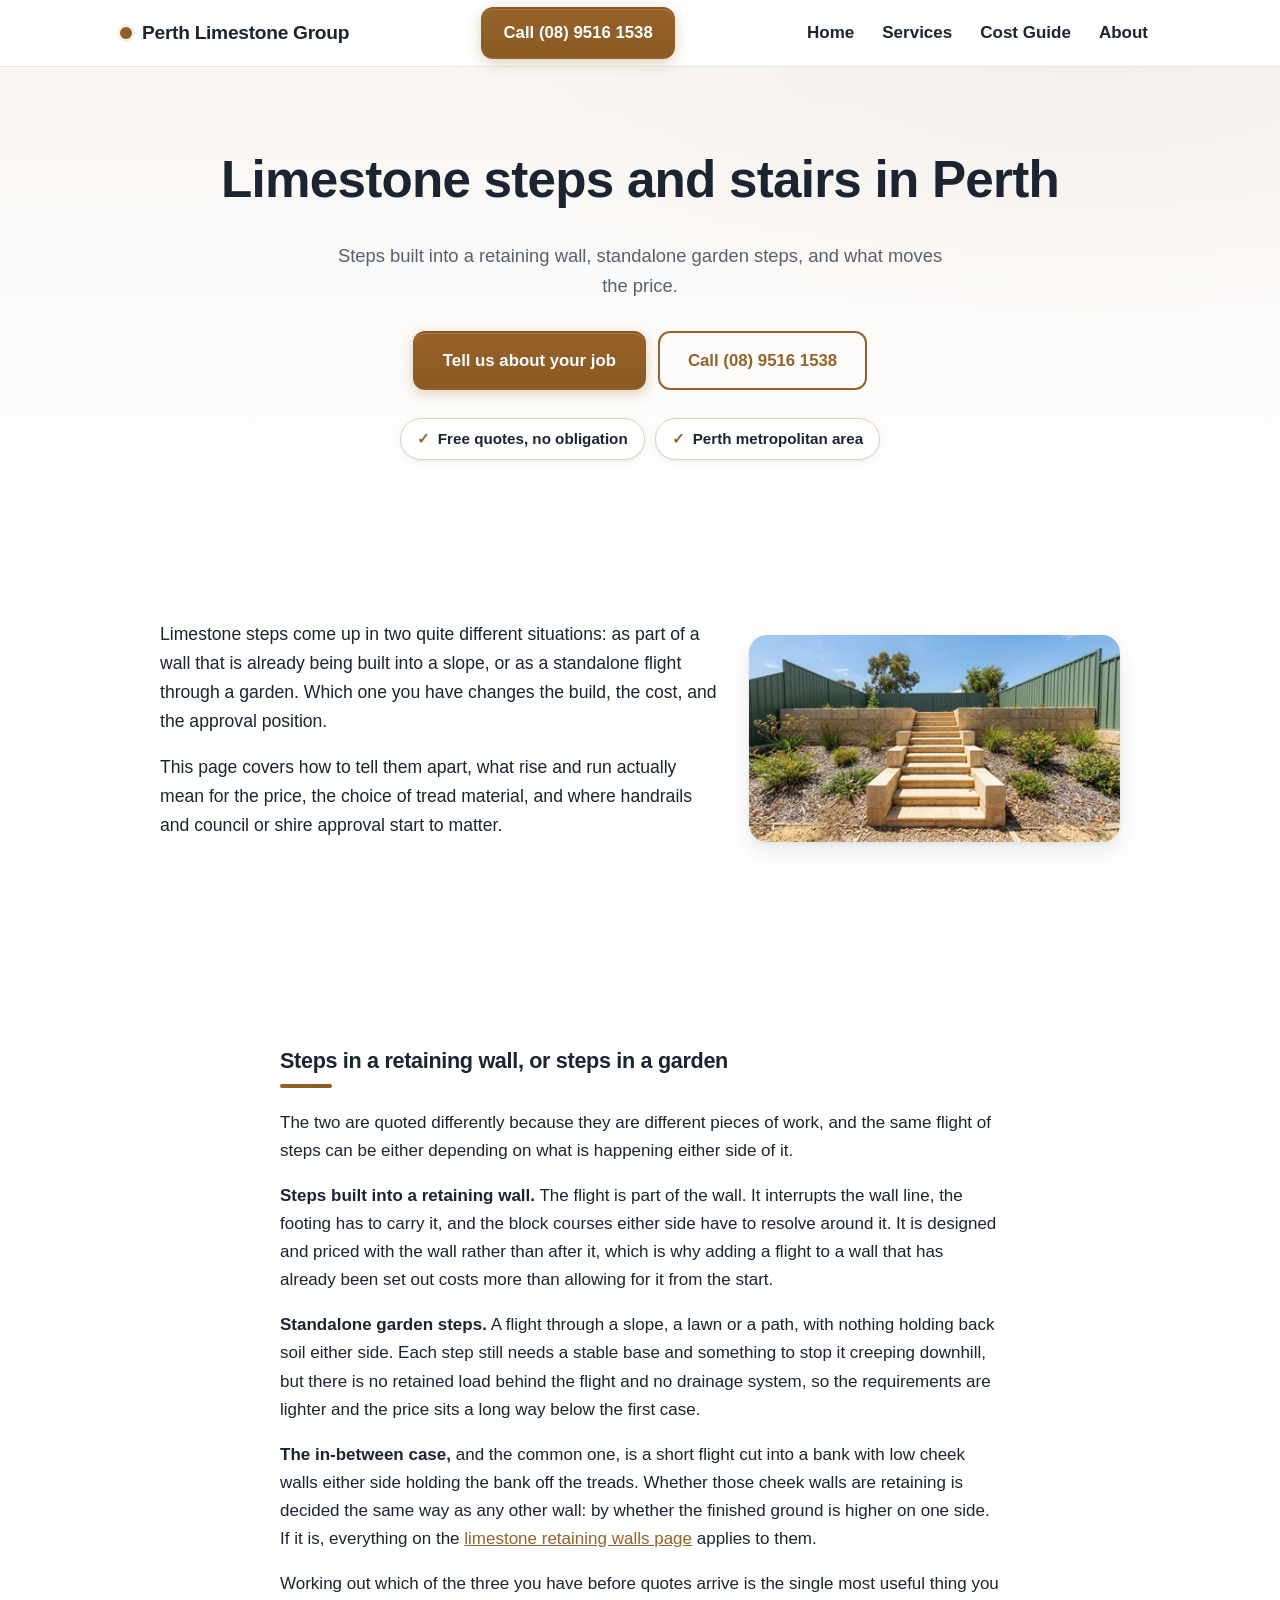
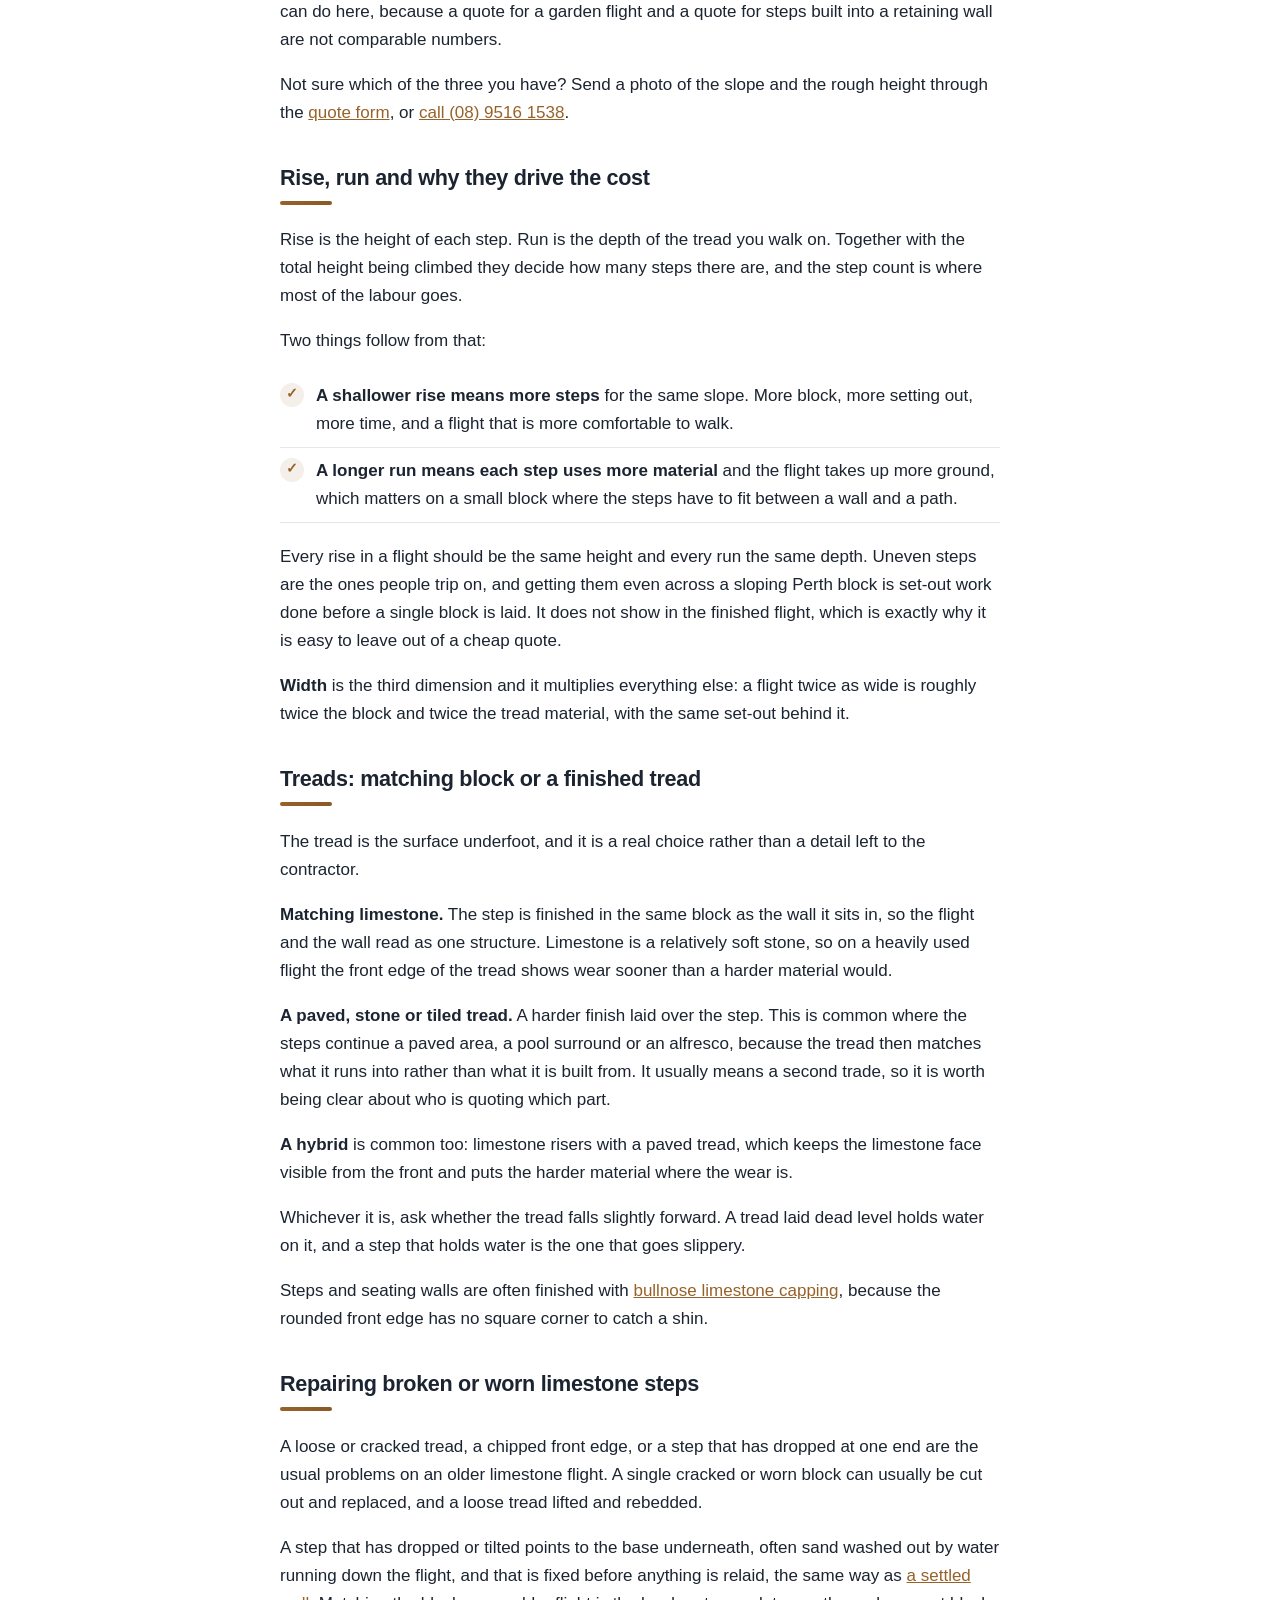
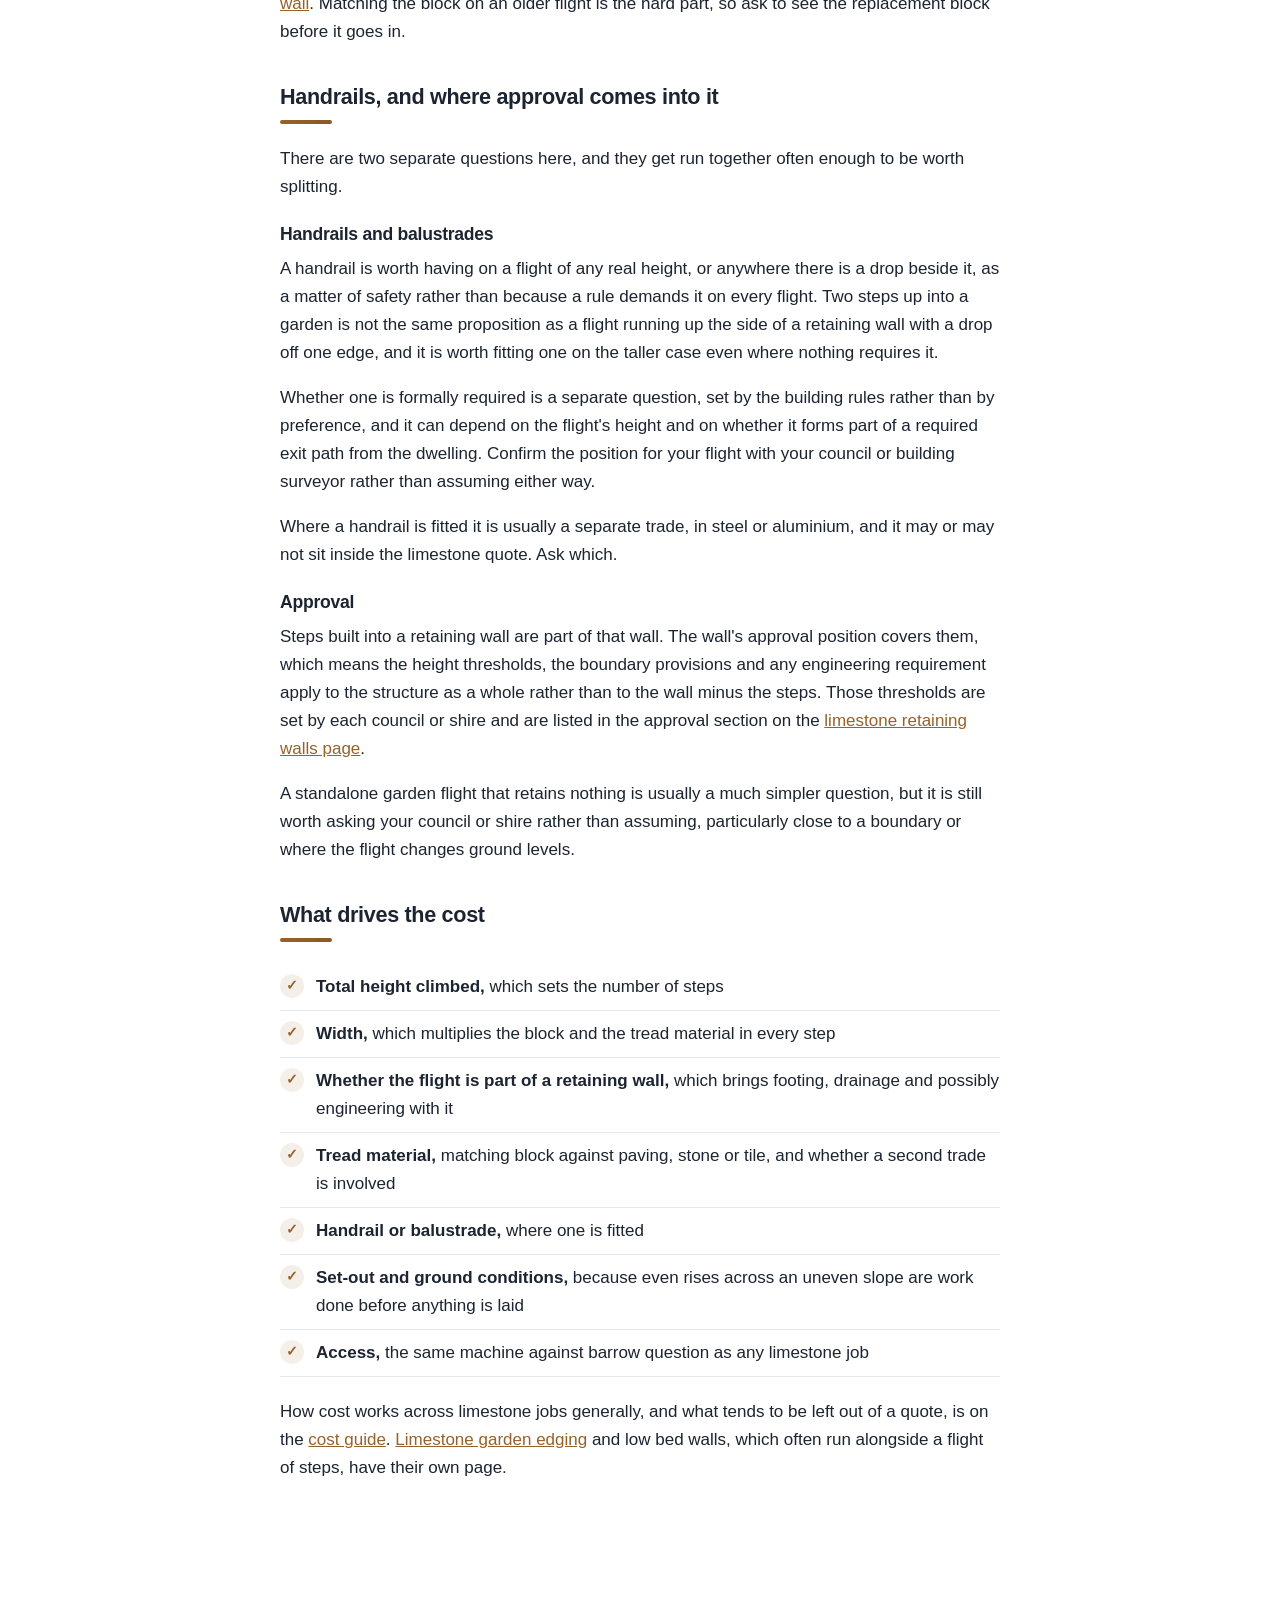
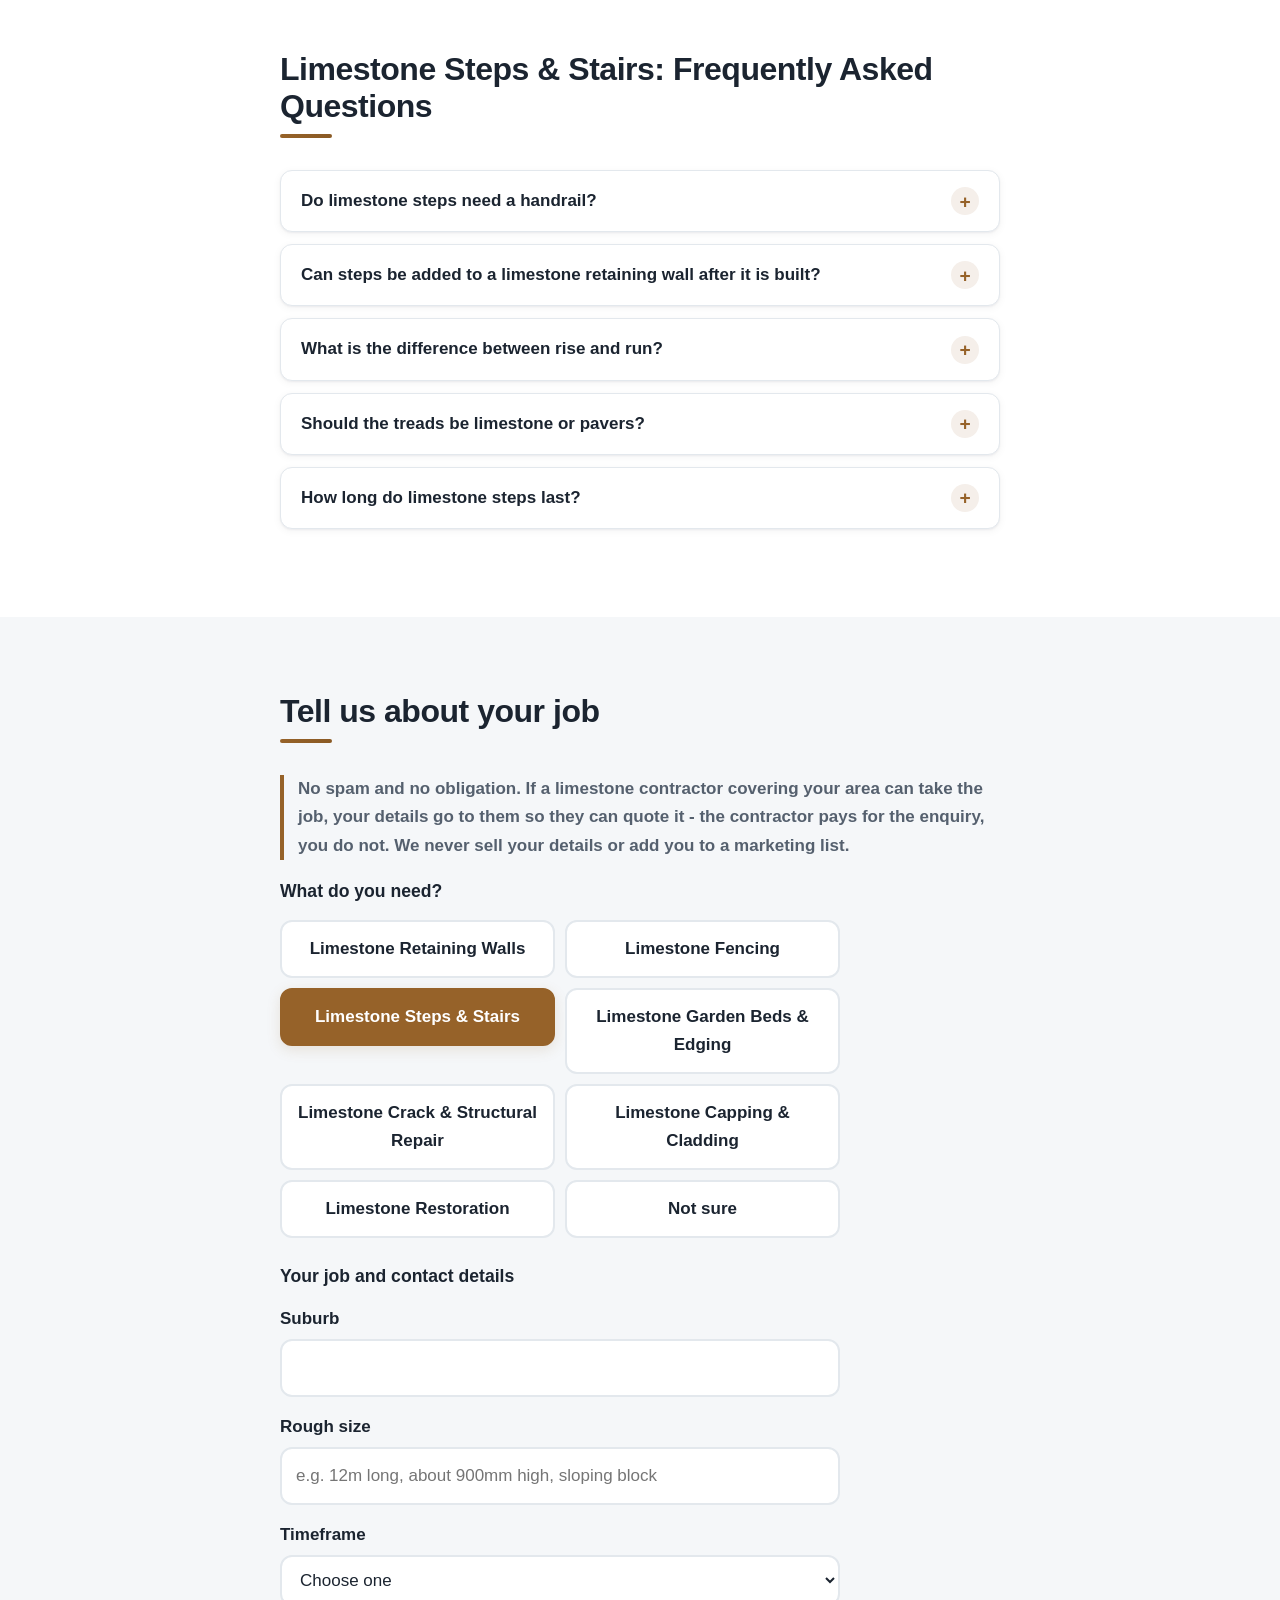
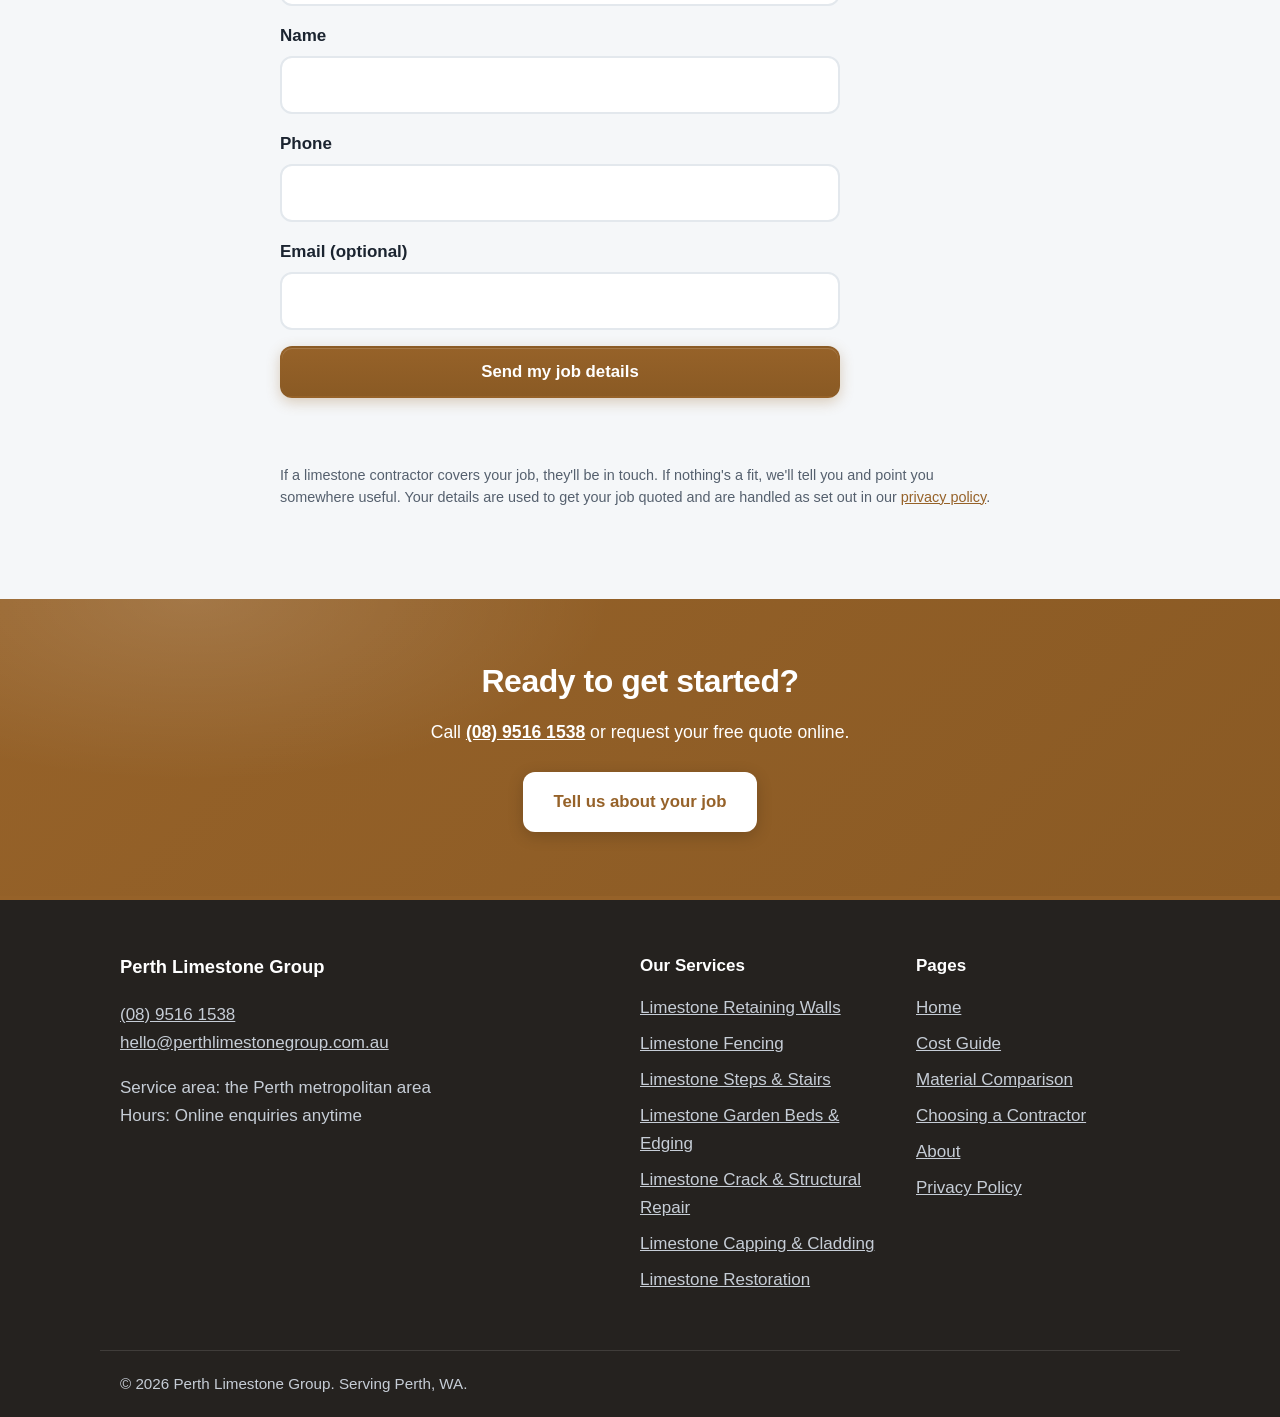
<file: limestone-steps-stairs.html>
<!DOCTYPE html>
<html lang="en" data-style="classic" data-pattern="none">
<head>
  <meta charset="utf-8">
  <meta name="viewport" content="width=device-width, initial-scale=1">
  <title>Limestone Steps Perth | Garden Stairs and Treads</title>
  <meta name="description" content="Limestone steps in Perth, built into a retaining wall or as a garden flight: rise and run, tread options, handrails, approval and what drives the cost.">
  <meta name="theme-color" content="#966229">
  <link rel="canonical" href="https://perthlimestonegroup.com.au/limestone-steps-stairs.html">
  <link rel="icon" href="favicon.svg" type="image/svg+xml">
  <meta property="og:title" content="Limestone Steps Perth | Garden Stairs and Treads">
  <meta property="og:description" content="Limestone steps in Perth, built into a retaining wall or as a garden flight: rise and run, tread options, handrails, approval and what drives the cost.">
  <meta property="og:url" content="https://perthlimestonegroup.com.au/limestone-steps-stairs.html">
  <meta property="og:type" content="website">
  <meta property="og:image" content="https://perthlimestonegroup.com.au/images/og-image.png">
  <meta property="og:image:width" content="1200">
  <meta property="og:image:height" content="630">
  <meta name="twitter:card" content="summary_large_image">
  <style>:root {
--brand: #0b6e4f;
--brand-dark: #08523b;
--brand-contrast: #ffffff;
--brand-soft: #e7f1ed;          
--brand-softer: #f3f8f6;        
--brand-border: #b6d4c9;        
--brand-glow: rgba(11, 110, 79, 0.30);      
--brand-glow-soft: rgba(11, 110, 79, 0.15); 
--ink: #1b2430;
--muted: #55606e;
--bg: #ffffff;
--surface: #f5f7f9;
--border: #e3e8ed;
--footer-bg: #161d26;           
--footer-ink: #c6cdd6;
--radius: 12px;
--radius-lg: 18px;
--btn-radius: 12px;
--container: 1080px;
--font: -apple-system, BlinkMacSystemFont, "Segoe UI", Roboto, "Helvetica Neue",
Arial, sans-serif;
--font-head: var(--font);
--head-weight: 800;
--head-tracking: -0.015em;
--shadow-sm: 0 1px 2px rgba(16, 24, 32, 0.05), 0 2px 8px rgba(16, 24, 32, 0.05);
--shadow-md: 0 2px 4px rgba(16, 24, 32, 0.05), 0 10px 24px rgba(16, 24, 32, 0.09);
--shadow-lg: 0 4px 8px rgba(16, 24, 32, 0.06), 0 20px 48px rgba(16, 24, 32, 0.14);
--pattern: none;
--pattern-size: auto;
--pattern-ink: rgba(27, 36, 48, 0.06);
}
html[data-style="bold"] {
--radius: 16px;
--radius-lg: 22px;
--btn-radius: 999px;
--head-weight: 900;
--head-tracking: -0.025em;
}
html[data-style="soft"] {
--radius: 22px;
--radius-lg: 30px;
--btn-radius: 999px;
--font-head: ui-rounded, "SF Pro Rounded", "Segoe UI", Roboto, "Helvetica Neue",
Arial, sans-serif;
--border: #e8ecf0;
}
html[data-style="sharp"] {
--radius: 4px;
--radius-lg: 6px;
--btn-radius: 5px;
--head-tracking: -0.01em;
}
html[data-style="elegant"] {
--radius: 8px;
--radius-lg: 12px;
--btn-radius: 8px;
--font-head: "Iowan Old Style", "Palatino Linotype", Palatino, Georgia,
"Times New Roman", serif;
--head-weight: 700;
--head-tracking: 0;
}
html[data-pattern="dots"] {
--pattern: radial-gradient(var(--pattern-ink) 1.5px, transparent 1.5px);
--pattern-size: 26px 26px;
}
html[data-pattern="grid"] {
--pattern: linear-gradient(var(--pattern-ink) 1px, transparent 1px),
linear-gradient(90deg, var(--pattern-ink) 1px, transparent 1px);
--pattern-size: 34px 34px;
}
html[data-pattern="diagonal"] {
--pattern: repeating-linear-gradient(45deg,
var(--pattern-ink) 0 1px, transparent 1px 16px);
}
html[data-pattern="crosshatch"] {
--pattern: repeating-linear-gradient(45deg,
var(--pattern-ink) 0 1px, transparent 1px 14px),
repeating-linear-gradient(-45deg,
var(--pattern-ink) 0 1px, transparent 1px 14px);
}
*, *::before, *::after { box-sizing: border-box; }
html { scroll-behavior: smooth; }
body {
margin: 0;
font-family: var(--font);
font-size: 1.0625rem;
line-height: 1.65;
color: var(--ink);
background: var(--bg);
-webkit-text-size-adjust: 100%;
}
img { max-width: 100%; height: auto; display: block; }
h1, h2, h3 {
font-family: var(--font-head);
font-weight: var(--head-weight);
letter-spacing: var(--head-tracking);
line-height: 1.15;
margin: 0 0 0.6em;
}
h1 { font-size: clamp(2rem, 5.5vw, 3.2rem); }
h2 { font-size: clamp(1.45rem, 3.5vw, 2rem); }
h3 { font-size: 1.15rem; }
html[data-style="sharp"] h2 {
text-transform: uppercase;
letter-spacing: 0.05em;
font-size: clamp(1.25rem, 3vw, 1.6rem);
}
p { margin: 0 0 1em; }
ul, ol { margin: 0 0 1em; padding-left: 1.3em; }
a { color: var(--brand); }
a:hover { color: var(--brand-dark); }
::selection { background: var(--brand); color: var(--brand-contrast); }
:focus-visible {
outline: 3px solid var(--brand);
outline-offset: 2px;
}
[id] { scroll-margin-top: 90px; }
.container {
max-width: var(--container);
margin-inline: auto;
padding-inline: 20px;
}
.container.narrow { max-width: 760px; }
.center { text-align: center; }
.skip-link {
position: absolute;
left: -9999px;
top: 0;
background: var(--brand);
color: var(--brand-contrast);
padding: 10px 16px;
z-index: 100;
}
.skip-link:focus { left: 0; }
noscript .noscript-warning {
display: block;
padding: 16px 20px;
background: #fff3cd;
color: #5c4400;
text-align: center;
}
.btn {
display: inline-block;
padding: 14px 28px;
border-radius: var(--btn-radius);
font-weight: 700;
font-size: 1.05rem;
text-decoration: none;
text-align: center;
border: 2px solid transparent;
cursor: pointer;
transition: background-color 0.18s ease, color 0.18s ease,
box-shadow 0.18s ease, transform 0.18s ease,
border-color 0.18s ease;
}
.btn:active { transform: translateY(1px); }
.btn-primary {
background: linear-gradient(180deg, var(--brand), var(--brand-dark));
color: var(--brand-contrast);
box-shadow: 0 4px 14px var(--brand-glow), inset 0 1px 0 rgba(255, 255, 255, 0.15);
}
.btn-primary:hover {
background: var(--brand-dark);
color: var(--brand-contrast);
box-shadow: 0 8px 22px var(--brand-glow);
transform: translateY(-2px);
}
.btn-outline {
background: transparent;
color: var(--brand);
border-color: var(--brand);
}
.btn-outline:hover {
background: var(--brand);
color: var(--brand-contrast);
box-shadow: 0 6px 18px var(--brand-glow-soft);
transform: translateY(-2px);
}
.btn-invert {
background: var(--brand-contrast);
color: var(--brand);
box-shadow: 0 4px 16px rgba(0, 0, 0, 0.18);
}
.btn-invert:hover {
background: var(--bg);
color: var(--brand-dark);
transform: translateY(-2px);
box-shadow: 0 8px 24px rgba(0, 0, 0, 0.22);
}
.btn-block { display: block; width: 100%; }
.text-link { font-weight: 700; }
html[data-style="sharp"] .btn-primary {
background: var(--brand);
box-shadow: 4px 4px 0 var(--brand-glow-soft);
}
html[data-style="sharp"] .btn-primary:hover {
background: var(--brand-dark);
box-shadow: 6px 6px 0 var(--brand-glow-soft);
transform: translate(-2px, -2px);
}
#site-header {
border-bottom: 1px solid var(--border);
background: rgba(255, 255, 255, 0.86);
-webkit-backdrop-filter: blur(12px);
backdrop-filter: blur(12px);
position: sticky;
top: 0;
z-index: 50;
transition: box-shadow 0.25s ease;
}
#site-header.scrolled { box-shadow: 0 4px 24px rgba(16, 24, 32, 0.09); }
.header-inner {
display: flex;
align-items: center;
justify-content: space-between;
gap: 16px;
min-height: 66px;
flex-wrap: wrap;
}
.logo {
display: inline-flex;
align-items: center;
gap: 10px;
font-family: var(--font-head);
font-weight: var(--head-weight);
font-size: 1.2rem;
letter-spacing: var(--head-tracking);
color: var(--ink);
text-decoration: none;
padding-block: 12px;
}
.logo::before {
content: "";
flex: none;
width: 12px;
height: 12px;
border-radius: 50%;
background: linear-gradient(135deg, var(--brand), var(--brand-dark));
box-shadow: 0 0 0 3px var(--brand-soft);
}
html[data-style="sharp"] .logo::before { border-radius: 2px; }
html[data-style="elegant"] .logo::before { border-radius: 50%; width: 9px; height: 9px; }
.header-actions {
display: flex;
align-items: center;
gap: 8px;
}
.nav-toggle {
display: inline-flex;
flex-direction: column;
gap: 5px;
background: none;
border: 0;
padding: 10px;
cursor: pointer;
}
.nav-toggle span {
width: 24px;
height: 3px;
background: var(--ink);
border-radius: 2px;
}
.site-nav {
display: none;
width: 100%;
padding-bottom: 16px;
}
.site-nav.open { display: block; }
.site-nav ul {
list-style: none;
margin: 0 0 12px;
padding: 0;
}
.site-nav li a {
display: block;
padding: 10px 4px;
color: var(--ink);
text-decoration: none;
font-weight: 600;
border-bottom: 1px solid var(--border);
}
.site-nav li a.active,
.site-nav li a:hover { color: var(--brand); }
.nav-phone { white-space: nowrap; }
@media (min-width: 800px) {
.nav-toggle { display: none; }
.site-nav {
display: flex !important;
align-items: center;
gap: 8px;
width: auto;
padding-bottom: 0;
}
.site-nav ul {
display: flex;
gap: 4px;
margin: 0;
}
.site-nav li a {
border-bottom: 0;
padding: 8px 12px;
position: relative;
}
.site-nav li a::after {
content: "";
position: absolute;
left: 12px;
right: 12px;
bottom: 2px;
height: 2px;
border-radius: 2px;
background: linear-gradient(90deg, var(--brand), var(--brand-dark));
transform: scaleX(0);
transform-origin: left;
transition: transform 0.2s ease;
}
.site-nav li a:hover::after,
.site-nav li a.active::after { transform: scaleX(1); }
.nav-phone { margin-left: 12px; padding: 10px 20px; }
}
.hero {
position: relative;
overflow: hidden;
background:
radial-gradient(1100px 500px at 85% -10%, var(--brand-soft), transparent 60%),
linear-gradient(180deg, var(--brand-softer), var(--bg));
padding-block: 60px;
text-align: center;
}
.hero::before {
content: "";
position: absolute;
inset: 0;
pointer-events: none;
background-image: var(--pattern);
background-size: var(--pattern-size);
-webkit-mask-image: linear-gradient(180deg, #000 55%, transparent);
mask-image: linear-gradient(180deg, #000 55%, transparent);
}
.hero .container { position: relative; }
.hero-sub {
font-size: 1.15rem;
color: var(--muted);
max-width: 620px;
margin: 0 auto 1.6em;
}
.hero-actions {
display: flex;
flex-direction: column;
gap: 12px;
align-items: center;
margin-bottom: 28px;
}
.value-props {
list-style: none;
margin: 0;
padding: 0;
display: flex;
flex-wrap: wrap;
justify-content: center;
gap: 10px;
}
.value-props li {
display: inline-flex;
align-items: center;
gap: 8px;
padding: 7px 16px;
border-radius: 999px;
background: var(--bg);
border: 1px solid var(--brand-border);
box-shadow: var(--shadow-sm);
color: var(--ink);
font-weight: 600;
font-size: 0.95rem;
}
.value-props li::before {
content: "\2713";
color: var(--brand);
font-weight: 800;
}
html[data-style="sharp"] .value-props li { border-radius: var(--radius); }
@media (min-width: 640px) {
.hero { padding-block: 84px; }
.hero-actions { flex-direction: row; justify-content: center; }
}
.hero-grid {
display: grid;
gap: 40px;
grid-template-columns: 1fr;
align-items: center;
}
.hero-media { position: relative; }
.hero-img {
position: relative;
border-radius: var(--radius-lg);
width: 100%;
max-width: 520px;
margin-inline: auto;
box-shadow: var(--shadow-lg);
}
@media (min-width: 900px) {
.hero.has-media .hero-grid { grid-template-columns: 1.1fr 0.9fr; }
.hero.has-media { text-align: left; }
.hero.has-media .hero-sub { margin-inline: 0; }
.hero.has-media .hero-actions { justify-content: flex-start; }
.hero.has-media .value-props { justify-content: flex-start; }
.hero.has-media .hero-img { margin-inline: 0 0; max-width: 100%; }
}
html[data-style="bold"] .hero {
background: linear-gradient(135deg, var(--brand) 0%, var(--brand-dark) 100%);
color: var(--brand-contrast);
--pattern-ink: rgba(255, 255, 255, 0.12);
clip-path: polygon(0 0, 100% 0, 100% calc(100% - 3rem), 0 100%);
padding-bottom: calc(60px + 3rem);
}
@media (min-width: 640px) {
html[data-style="bold"] .hero { padding-bottom: calc(84px + 3rem); }
}
html[data-style="bold"] .hero-sub { color: rgba(255, 255, 255, 0.88); }
html[data-style="bold"] .hero .btn-primary {
background: var(--brand-contrast);
color: var(--brand);
box-shadow: 0 6px 20px rgba(0, 0, 0, 0.22);
}
html[data-style="bold"] .hero .btn-primary:hover { color: var(--brand-dark); }
html[data-style="bold"] .hero .btn-outline {
color: var(--brand-contrast);
border-color: rgba(255, 255, 255, 0.65);
}
html[data-style="bold"] .hero .btn-outline:hover {
background: rgba(255, 255, 255, 0.14);
border-color: var(--brand-contrast);
color: var(--brand-contrast);
}
html[data-style="bold"] .hero .value-props li {
background: rgba(255, 255, 255, 0.12);
border-color: rgba(255, 255, 255, 0.28);
color: var(--brand-contrast);
box-shadow: none;
}
html[data-style="bold"] .hero .value-props li::before { color: var(--brand-contrast); }
html[data-style="bold"] .hero-media::before {
content: "";
position: absolute;
inset: 20px -20px -20px 20px;
border-radius: var(--radius-lg);
background: rgba(255, 255, 255, 0.14);
}
html[data-style="soft"] .hero {
background: var(--brand-soft);
border-radius: 0 0 3rem 3rem;
}
html[data-style="soft"] .hero-img {
border-radius: 38% 62% 63% 37% / 41% 44% 56% 59%;
box-shadow: 0 24px 48px var(--brand-glow-soft);
}
html[data-style="soft"] .value-props li { border-color: var(--border); }
html[data-style="sharp"] .hero {
background: var(--bg);
border-bottom: 3px solid var(--ink);
}
html[data-style="sharp"] .hero::before {
-webkit-mask-image: none;
mask-image: none;
}
html[data-style="sharp"] .hero-img {
border-radius: 0;
box-shadow: 10px 10px 0 var(--brand);
max-width: calc(100% - 10px);
}
html[data-style="elegant"] .hero {
background: linear-gradient(180deg, var(--brand-softer), var(--bg));
border-bottom: 1px solid var(--border);
}
html[data-style="elegant"] .hero-media {
padding: 12px;
background: var(--bg);
border: 1px solid var(--border);
border-radius: var(--radius-lg);
box-shadow: var(--shadow-md);
max-width: 544px;
margin-inline: auto;
}
html[data-style="elegant"] .hero-img { box-shadow: none; border-radius: var(--radius); }
.section { padding-block: 60px; }
.section-alt { background: var(--surface); }
html[data-style="soft"] .section-alt { background: var(--brand-softer); }
@media (min-width: 800px) {
.section { padding-block: 76px; }
}
.section h2 {
position: relative;
padding-bottom: 14px;
margin-bottom: 1em;
}
.section h2::after {
content: "";
position: absolute;
left: 0;
bottom: 0;
width: 52px;
height: 4px;
border-radius: 999px;
background: linear-gradient(90deg, var(--brand), var(--brand-dark));
}
html[data-style="sharp"] .section h2::after { border-radius: 0; height: 5px; }
html[data-style="elegant"] .section h2::after {
height: 2px;
width: 64px;
background: var(--brand);
}
.page-head {
position: relative;
overflow: hidden;
background:
radial-gradient(900px 300px at 90% -30%, var(--brand-soft), transparent 60%),
linear-gradient(180deg, var(--brand-softer), var(--bg));
padding-block: 48px;
}
.page-head::before {
content: "";
position: absolute;
inset: 0;
pointer-events: none;
background-image: var(--pattern);
background-size: var(--pattern-size);
-webkit-mask-image: linear-gradient(180deg, #000 40%, transparent);
mask-image: linear-gradient(180deg, #000 40%, transparent);
}
.page-head .container { position: relative; }
.page-head h1 { margin-bottom: 0; }
html[data-style="bold"] .page-head {
background: linear-gradient(135deg, var(--brand), var(--brand-dark));
color: var(--brand-contrast);
--pattern-ink: rgba(255, 255, 255, 0.12);
}
html[data-style="sharp"] .page-head { border-bottom: 3px solid var(--ink); }
.lead { font-size: 1.1rem; }
.grid-3, .grid-2 {
display: grid;
gap: 22px;
grid-template-columns: 1fr;
}
@media (min-width: 640px) {
.grid-3 { grid-template-columns: repeat(2, 1fr); }
}
@media (min-width: 900px) {
.grid-3 { grid-template-columns: repeat(3, 1fr); }
.grid-2 { grid-template-columns: repeat(2, 1fr); gap: 48px; }
}
.card {
position: relative;
overflow: hidden;
background: var(--bg);
border: 1px solid var(--border);
border-radius: var(--radius);
padding: 26px;
display: flex;
flex-direction: column;
box-shadow: var(--shadow-sm);
transition: transform 0.22s ease, box-shadow 0.22s ease, border-color 0.22s ease;
}
.card::before {
content: "";
position: absolute;
top: 0;
left: 0;
right: 0;
height: 4px;
background: linear-gradient(90deg, var(--brand), var(--brand-dark));
transform: scaleX(0);
transform-origin: left;
transition: transform 0.25s ease;
}
.card:hover {
transform: translateY(-5px);
box-shadow: var(--shadow-md), 0 12px 28px var(--brand-glow-soft);
border-color: var(--brand-border);
}
.card:hover::before { transform: scaleX(1); }
.card h3 a { color: var(--ink); text-decoration: none; }
.card h3 a:hover { color: var(--brand); }
.card p { flex: 1; color: var(--muted); }
.card-link { font-weight: 700; text-decoration: none; }
.card-link:hover { text-decoration: underline; text-underline-offset: 3px; }
html[data-style="sharp"] .card {
border-color: var(--ink);
box-shadow: 6px 6px 0 var(--brand-soft);
}
html[data-style="sharp"] .card:hover {
transform: translate(-2px, -2px);
box-shadow: 9px 9px 0 var(--brand-soft);
border-color: var(--ink);
}
html[data-style="sharp"] .card::before { transform: scaleX(1); }
.area-links {
list-style: none;
margin: 0;
padding: 0;
display: flex;
flex-wrap: wrap;
gap: 10px;
}
.area-links a {
display: block;
padding: 10px 20px;
border: 1px solid var(--border);
border-radius: 999px;
background: var(--bg);
color: var(--ink);
font-weight: 600;
text-decoration: none;
box-shadow: var(--shadow-sm);
transition: border-color 0.18s ease, color 0.18s ease,
transform 0.18s ease, box-shadow 0.18s ease;
}
.area-links a:hover {
border-color: var(--brand);
color: var(--brand);
transform: translateY(-2px);
box-shadow: 0 6px 16px var(--brand-glow-soft);
}
html[data-style="sharp"] .area-links a { border-radius: var(--radius); }
.steps {
list-style: none;
margin: 0;
padding: 0;
display: grid;
gap: 30px;
grid-template-columns: 1fr;
counter-reset: step;
}
@media (min-width: 800px) {
.steps { grid-template-columns: repeat(3, 1fr); }
.step { position: relative; }
.step:not(:last-child)::after {
content: "";
position: absolute;
top: 26px;
left: 68px;
right: -14px;
border-top: 2px dashed var(--brand-border);
}
}
.step-num {
position: relative;
z-index: 1;
display: inline-flex;
align-items: center;
justify-content: center;
width: 52px;
height: 52px;
border-radius: 50%;
background: linear-gradient(135deg, var(--brand), var(--brand-dark));
color: var(--brand-contrast);
font-weight: 800;
font-size: 1.2rem;
margin-bottom: 12px;
box-shadow: 0 8px 18px var(--brand-glow-soft), inset 0 1px 0 rgba(255, 255, 255, 0.2);
}
html[data-style="sharp"] .step-num { border-radius: var(--radius); }
.step-num svg {
width: 24px;
height: 24px;
}
.step-label {
display: block;
font-size: 0.85rem;
font-weight: 800;
letter-spacing: 0.07em;
text-transform: uppercase;
color: var(--brand);
margin-bottom: 4px;
}
.how-it-works.compact { padding-block: 44px; }
.how-it-works.compact .step p { color: var(--muted); font-size: 0.97rem; }
.check-list {
list-style: none;
padding: 0;
}
.check-list li {
padding: 9px 0 9px 36px;
position: relative;
border-bottom: 1px solid var(--border);
}
.check-list li::before {
content: "\2713";
position: absolute;
left: 0;
top: 10px;
width: 24px;
height: 24px;
display: inline-flex;
align-items: center;
justify-content: center;
border-radius: 50%;
background: var(--brand-soft);
color: var(--brand);
font-weight: 800;
font-size: 0.85rem;
}
html[data-style="sharp"] .check-list li::before { border-radius: 4px; }
.intro-grid {
display: grid;
gap: 32px;
grid-template-columns: 1fr;
align-items: center;
max-width: 1000px;
}
.service-img {
border-radius: var(--radius-lg);
width: 100%;
max-width: 520px;
margin-inline: auto;
box-shadow: var(--shadow-md);
}
html[data-style="soft"] .service-img {
border-radius: 58% 42% 40% 60% / 55% 48% 52% 45%;
}
html[data-style="sharp"] .service-img {
border-radius: 0;
box-shadow: 8px 8px 0 var(--brand);
max-width: calc(100% - 8px);
}
html[data-style="elegant"] .intro-media {
padding: 10px;
background: var(--bg);
border: 1px solid var(--border);
border-radius: var(--radius-lg);
box-shadow: var(--shadow-sm);
max-width: 540px;
margin-inline: auto;
}
html[data-style="elegant"] .service-img { box-shadow: none; border-radius: var(--radius); }
@media (min-width: 900px) {
.intro-grid { grid-template-columns: 1.2fr 0.8fr; }
.service-img { max-width: 100%; }
html[data-style="sharp"] .service-img { max-width: calc(100% - 8px); }
}
.price-note {
background: linear-gradient(180deg, var(--brand-softer), var(--bg));
border: 1px solid var(--brand-border);
border-left: 4px solid var(--brand);
border-radius: var(--radius);
padding: 18px 20px;
font-size: 1.02rem;
box-shadow: var(--shadow-sm);
}
.faq-item {
border: 1px solid var(--border);
border-radius: var(--radius);
background: var(--bg);
margin-bottom: 12px;
box-shadow: var(--shadow-sm);
transition: border-color 0.2s ease, box-shadow 0.2s ease;
}
.faq-item[open] {
border-color: var(--brand-border);
box-shadow: var(--shadow-md);
}
.faq-item summary {
display: flex;
align-items: center;
justify-content: space-between;
gap: 16px;
padding: 16px 20px;
font-weight: 700;
cursor: pointer;
list-style: none;
}
.faq-item summary::-webkit-details-marker { display: none; }
.faq-item summary::after {
content: "+";
flex: none;
display: inline-flex;
align-items: center;
justify-content: center;
width: 28px;
height: 28px;
border-radius: 50%;
background: var(--brand-soft);
color: var(--brand);
font-weight: 700;
font-size: 1.2rem;
line-height: 1;
transition: transform 0.25s ease;
}
.faq-item[open] summary::after { transform: rotate(45deg); }
html[data-style="sharp"] .faq-item summary::after { border-radius: 4px; }
.faq-item summary:hover { color: var(--brand); }
.faq-answer { padding: 0 20px 4px; color: var(--muted); }
.cta-band {
position: relative;
overflow: hidden;
background: linear-gradient(135deg, var(--brand) 0%, var(--brand-dark) 100%);
color: var(--brand-contrast);
text-align: center;
padding-block: 64px;
--pattern-ink: rgba(255, 255, 255, 0.1);
}
.cta-band::before {
content: "";
position: absolute;
inset: 0;
pointer-events: none;
background-image: var(--pattern);
background-size: var(--pattern-size);
}
.cta-band::after {
content: "";
position: absolute;
inset: 0;
pointer-events: none;
background: radial-gradient(600px 260px at 15% 0%, rgba(255, 255, 255, 0.14), transparent 70%);
}
.cta-band .container { position: relative; z-index: 1; }
.cta-band a:not(.btn) {
color: var(--brand-contrast);
font-weight: 800;
}
.cta-band p { font-size: 1.1rem; margin-bottom: 1.4em; }
html[data-style="sharp"] .cta-band { background: var(--brand); }
.testimonial {
margin: 0;
background: var(--surface);
border: 1px solid var(--border);
border-radius: var(--radius);
padding: 26px;
box-shadow: var(--shadow-sm);
}
.testimonial blockquote { margin: 0 0 12px; font-style: italic; }
.testimonial blockquote::before {
content: "\201C";
display: block;
font-family: Georgia, serif;
font-size: 2.6rem;
line-height: 0.6;
color: var(--brand);
margin-bottom: 10px;
}
.testimonial figcaption { font-weight: 700; }
.photo { margin: 0; }
.photo img { border-radius: var(--radius); box-shadow: var(--shadow-sm); }
.photo figcaption { color: var(--muted); font-size: 0.95rem; margin-top: 8px; }
.contact-lines {
background: var(--brand-softer);
border: 1px solid var(--border);
border-radius: var(--radius);
padding: 20px 24px;
line-height: 2;
}
.reassurance {
font-weight: 600;
color: var(--muted);
border-left: 4px solid var(--brand);
padding-left: 14px;
}
#quote-form { max-width: 560px; }
.form-step {
border: 0;
padding: 0;
margin: 0 0 24px;
}
.form-step legend {
font-weight: 700;
font-size: 1.1rem;
margin-bottom: 14px;
padding: 0;
}
.service-options {
display: grid;
gap: 10px;
grid-template-columns: 1fr;
}
@media (min-width: 560px) {
.service-options { grid-template-columns: repeat(2, 1fr); }
}
.service-option {
display: block;
cursor: pointer;
}
.service-option input {
position: absolute;
opacity: 0;
}
.service-option span {
display: block;
padding: 13px 16px;
border: 2px solid var(--border);
border-radius: var(--radius);
background: var(--bg);
font-weight: 600;
text-align: center;
transition: border-color 0.15s ease, background-color 0.15s ease,
color 0.15s ease, box-shadow 0.15s ease;
}
.service-option span:hover { border-color: var(--brand-border); }
.service-option input:checked + span {
border-color: var(--brand);
background: var(--brand);
color: var(--brand-contrast);
box-shadow: 0 4px 14px var(--brand-glow-soft);
}
.service-option input:focus-visible + span {
outline: 3px solid var(--brand);
outline-offset: 2px;
}
.form-field { margin-bottom: 16px; }
.form-field label {
display: block;
font-weight: 700;
margin-bottom: 6px;
}
.form-field input,
.form-field select {
width: 100%;
padding: 13px 14px;
font: inherit;
color: var(--ink);
border: 2px solid var(--border);
border-radius: var(--radius);
background: var(--bg);
transition: border-color 0.15s ease, box-shadow 0.15s ease;
}
.form-field input:focus,
.form-field select:focus {
border-color: var(--brand);
box-shadow: 0 0 0 4px var(--brand-glow-soft);
outline: none;
}
.form-note {
margin-top: 14px;
font-size: 0.9rem;
color: var(--muted);
line-height: 1.5;
}
.form-status { font-weight: 600; min-height: 1.5em; }
.form-status.error { color: #b3261e; }
.form-status.success {
color: var(--brand-dark);
font-size: 1.15rem;
}
.prose h2 { margin-top: 1.8em; font-size: 1.3rem; }
.guide h2 { margin-top: 1.8em; font-size: 1.35rem; }
.guide h3 { margin-top: 1.3em; font-size: 1.1rem; }
.guide p { margin-bottom: 1em; }
.guide .lead + .lead { margin-top: -0.4em; }
.guide .check-list,
.guide .guide-steps { margin: 0.4em 0 1.2em; }
.guide-byline,
.guide-reviewed {
color: var(--muted);
font-size: 0.95rem;
margin-bottom: 0.4em;
}
.guide-byline { font-style: italic; }
.guide-reviewed { font-weight: 700; }
.guide-steps {
padding-left: 1.2em;
}
.guide-steps li { margin-bottom: 0.6em; }
.guide-note {
background: var(--brand-softer);
border-left: 3px solid var(--brand-border);
border-radius: var(--radius);
padding: 12px 16px;
color: var(--muted);
font-size: 0.97rem;
}
.guide-figure { margin: 1.4em 0 1.6em; }
.table-wrap {
overflow-x: auto;
margin: 1.2em 0 1.6em;
border: 1px solid var(--border);
border-radius: var(--radius);
}
.guide-table {
border-collapse: collapse;
width: 100%;
min-width: 560px;
font-size: 0.92rem;
}
.guide-table th,
.guide-table td {
border-bottom: 1px solid var(--border);
border-right: 1px solid var(--border);
padding: 9px 12px;
text-align: left;
vertical-align: top;
}
.guide-table th:last-child,
.guide-table td:last-child { border-right: none; }
.guide-table tbody tr:last-child td { border-bottom: none; }
.guide-table thead th {
background: var(--brand-soft);
color: var(--ink);
font-weight: 700;
position: sticky;
top: 0;
}
.guide-table tbody tr:nth-child(even) { background: var(--brand-softer); }
#site-footer {
background: var(--footer-bg);
color: var(--footer-ink);
margin-top: 0;
border-top: 4px solid var(--brand);
}
.footer-grid {
display: grid;
gap: 32px;
grid-template-columns: 1fr;
padding-block: 52px;
}
@media (min-width: 800px) {
.footer-grid { grid-template-columns: 2fr 1fr 1fr; }
}
.footer-brand {
font-family: var(--font-head);
font-weight: var(--head-weight);
font-size: 1.15rem;
color: #ffffff;
}
.footer-title {
font-weight: 700;
color: #ffffff;
margin-bottom: 0.6em;
}
#site-footer ul {
list-style: none;
margin: 0;
padding: 0;
}
#site-footer li { padding: 4px 0; }
#site-footer a { color: var(--footer-ink); }
#site-footer a:hover { color: #ffffff; }
.footer-bottom {
border-top: 1px solid rgba(255, 255, 255, 0.12);
padding-block: 20px;
font-size: 0.95rem;
}
.footer-bottom p { margin: 0; }
@media (prefers-reduced-motion: no-preference) {
@keyframes rise-in {
from { opacity: 0; transform: translateY(22px); }
}
html.anim .reveal {
opacity: 0;
transform: translateY(18px);
transition: opacity 0.55s ease, transform 0.55s cubic-bezier(0.2, 0.7, 0.3, 1);
}
html.anim .reveal.in {
opacity: 1;
transform: none;
}
}
@media (prefers-reduced-motion: reduce) {
html { scroll-behavior: auto; }
*, *::before, *::after { transition-duration: 0.01ms !important; animation: none !important; }
}
:root{--brand:#966229;--brand-dark:#8a5a24;--brand-contrast:#ffffff;--brand-soft:#f5efea;--brand-softer:#f9f6f3;--brand-border:#e0d0bf;--brand-glow:rgba(150,98,41,0.3);--brand-glow-soft:rgba(150,98,41,0.15);--footer-bg:#25221f;}</style>
  <script type="application/ld+json">{"@context":"https://schema.org","@type":"Organization","name":"Perth Limestone Group","telephone":"+61895161538","email":"hello@perthlimestonegroup.com.au","url":"https://perthlimestonegroup.com.au/","description":"Limestone walls across the Perth metro area: retaining walls, fencing, steps, garden edging, capping and repairs. Tell us about your job and get a quote, free.","address":{"@type":"PostalAddress","addressLocality":"Perth","addressRegion":"WA"},"areaServed":"the Perth metropolitan area"}</script>
  <script type="application/ld+json">{"@context":"https://schema.org","@type":"FAQPage","mainEntity":[{"@type":"Question","name":"Do limestone steps need a handrail?","acceptedAnswer":{"@type":"Answer","text":"A handrail is recommended as good practice on any flight with real height or a drop beside it, even where nothing formally requires one. Whether one is formally required depends on the building rules and can vary with the flight's height and whether it forms part of a required exit path, so confirm the position for your flight with your council or building surveyor."}},{"@type":"Question","name":"Can steps be added to a limestone retaining wall after it is built?","acceptedAnswer":{"@type":"Answer","text":"Usually, but it costs more than allowing for them at the start. The wall line, the footing and the block courses all have to resolve around the flight, and doing that in a finished wall means taking part of it apart first."}},{"@type":"Question","name":"What is the difference between rise and run?","acceptedAnswer":{"@type":"Answer","text":"Rise is the height of each step and run is the depth of the tread you walk on. Together with the total height being climbed they set how many steps there are, and the step count drives most of the labour in the quote."}},{"@type":"Question","name":"Should the treads be limestone or pavers?","acceptedAnswer":{"@type":"Answer","text":"Both are common. Matching limestone reads as one structure with the wall. A paved, stone or tiled tread is harder wearing and suits steps that continue a paved area or a pool surround. It is a choice about appearance and wear rather than a right answer."}},{"@type":"Question","name":"How long do limestone steps last?","acceptedAnswer":{"@type":"Answer","text":"There is no fixed figure. It depends mostly on the base under each step, whether water drains off the treads, and how heavily the flight is used. The front edge of a well-used limestone tread wears first, which is why a harder paved tread over limestone risers is common."}}]}</script>
  <script type="application/ld+json">{"@context":"https://schema.org","@type":"Service","name":"Limestone Steps & Stairs","serviceType":"Limestone Steps & Stairs","description":"Limestone steps in Perth, built into a retaining wall or as a garden flight: rise and run, tread options, handrails, approval and what drives the cost.","url":"https://perthlimestonegroup.com.au/limestone-steps-stairs.html","areaServed":"the Perth metropolitan area","provider":{"@type":"Organization","name":"Perth Limestone Group","telephone":"+61895161538","url":"https://perthlimestonegroup.com.au/"}}</script>
  <script type="application/ld+json">{"@context":"https://schema.org","@type":"BreadcrumbList","itemListElement":[{"@type":"ListItem","position":1,"name":"Home","item":"https://perthlimestonegroup.com.au/"},{"@type":"ListItem","position":2,"name":"Limestone Steps & Stairs","item":"https://perthlimestonegroup.com.au/limestone-steps-stairs.html"}]}</script>
  <script src="config.js" defer></script>
  <script src="js/main.js" defer></script>
  <script src="https://challenges.cloudflare.com/turnstile/v0/api.js" async defer></script>
</head>
<body data-page="service">
  <a class="skip-link" href="#main">Skip to content</a>
  <noscript><p class="noscript-warning">This site&#8217;s content needs JavaScript. Perth Limestone Group &mdash; call <a href="tel:+61895161538">(08) 9516 1538</a> for a free quote.</p></noscript>
  <header id="site-header"><div class="container header-inner"><a class="logo" href="index.html">Perth Limestone Group</a><div class="header-actions"><a class="btn btn-primary nav-phone" href="tel:+61895161538">Call (08) 9516 1538</a><button class="nav-toggle" aria-expanded="false" aria-controls="site-nav" aria-label="Menu"><span></span><span></span><span></span></button></div><nav id="site-nav" class="site-nav" aria-label="Main"><ul><li><a href="index.html">Home</a></li><li><a href="index.html#services">Services</a></li><li><a href="cost-guide.html">Cost Guide</a></li><li><a href="about.html">About</a></li></ul></nav></div></header>
  <main id="main">
    <section class="hero">
      <div class="container hero-grid">
        <div class="hero-copy">
          <h1>Limestone steps and stairs in Perth</h1>
          <div class="hero-dynamic"><p class="hero-sub">Steps built into a retaining wall, standalone garden steps, and what moves the price.</p><div class="hero-actions"><a class="btn btn-primary" href="#quote">Tell us about your job</a><a class="btn btn-outline" href="tel:+61895161538">Call (08) 9516 1538</a></div><ul class="value-props"><li>Free quotes, no obligation</li><li>Perth metropolitan area</li></ul></div>
        </div>
      </div>
    </section>
    <div id="page-content"><section class="section"><div class="container intro-grid"><div class="intro-copy"><p class="lead">Limestone steps come up in two quite different situations: as part of a wall that is already being built into a slope, or as a standalone flight through a garden. Which one you have changes the build, the cost, and the approval position.</p><p class="lead">This page covers how to tell them apart, what rise and run actually mean for the price, the choice of tread material, and where handrails and council or shire approval start to matter.</p></div><div class="intro-media"><img class="service-img" src="images/steps-native-garden.webp" srcset="images/steps-native-garden-400.webp 400w, images/steps-native-garden-560.webp 560w, images/steps-native-garden-720.webp 720w, images/steps-native-garden-960.webp 960w" sizes="(min-width: 900px) 390px, (min-width: 560px) 520px, calc(100vw - 40px)" alt="Limestone steps built into a limestone retaining wall in a Perth backyard, with native planting either side" title="Limestone steps built into a limestone retaining wall in a Perth backyard, with native planting either side" width="1376" height="768"></div></div></section><section class="section"><div class="container narrow prose guide"><h2>Steps in a retaining wall, or steps in a garden</h2><p>The two are quoted differently because they are different pieces of work, and the same flight of steps can be either depending on what is happening either side of it.</p><p><strong>Steps built into a retaining wall.</strong> The flight is part of the wall. It interrupts the wall line, the footing has to carry it, and the block courses either side have to resolve around it. It is designed and priced with the wall rather than after it, which is why adding a flight to a wall that has already been set out costs more than allowing for it from the start.</p><p><strong>Standalone garden steps.</strong> A flight through a slope, a lawn or a path, with nothing holding back soil either side. Each step still needs a stable base and something to stop it creeping downhill, but there is no retained load behind the flight and no drainage system, so the requirements are lighter and the price sits a long way below the first case.</p><p><strong>The in-between case,</strong> and the common one, is a short flight cut into a bank with low cheek walls either side holding the bank off the treads. Whether those cheek walls are retaining is decided the same way as any other wall: by whether the finished ground is higher on one side. If it is, everything on the <a href="limestone-retaining-walls.html">limestone retaining walls page</a> applies to them.</p><p>Working out which of the three you have before quotes arrive is the single most useful thing you can do here, because a quote for a garden flight and a quote for steps built into a retaining wall are not comparable numbers.</p><p>Not sure which of the three you have? Send a photo of the slope and the rough height through the <a href="#quote">quote form</a>, or <a href="tel:+61895161538">call (08) 9516 1538</a>.</p><h2>Rise, run and why they drive the cost</h2><p>Rise is the height of each step. Run is the depth of the tread you walk on. Together with the total height being climbed they decide how many steps there are, and the step count is where most of the labour goes.</p><p>Two things follow from that:</p><ul class="check-list"><li><strong>A shallower rise means more steps</strong> for the same slope. More block, more setting out, more time, and a flight that is more comfortable to walk.</li><li><strong>A longer run means each step uses more material</strong> and the flight takes up more ground, which matters on a small block where the steps have to fit between a wall and a path.</li></ul><p>Every rise in a flight should be the same height and every run the same depth. Uneven steps are the ones people trip on, and getting them even across a sloping Perth block is set-out work done before a single block is laid. It does not show in the finished flight, which is exactly why it is easy to leave out of a cheap quote.</p><p><strong>Width</strong> is the third dimension and it multiplies everything else: a flight twice as wide is roughly twice the block and twice the tread material, with the same set-out behind it.</p><h2>Treads: matching block or a finished tread</h2><p>The tread is the surface underfoot, and it is a real choice rather than a detail left to the contractor.</p><p><strong>Matching limestone.</strong> The step is finished in the same block as the wall it sits in, so the flight and the wall read as one structure. Limestone is a relatively soft stone, so on a heavily used flight the front edge of the tread shows wear sooner than a harder material would.</p><p><strong>A paved, stone or tiled tread.</strong> A harder finish laid over the step. This is common where the steps continue a paved area, a pool surround or an alfresco, because the tread then matches what it runs into rather than what it is built from. It usually means a second trade, so it is worth being clear about who is quoting which part.</p><p><strong>A hybrid</strong> is common too: limestone risers with a paved tread, which keeps the limestone face visible from the front and puts the harder material where the wear is.</p><p>Whichever it is, ask whether the tread falls slightly forward. A tread laid dead level holds water on it, and a step that holds water is the one that goes slippery.</p><p>Steps and seating walls are often finished with <a href="limestone-capping-cladding.html">bullnose limestone capping</a>, because the rounded front edge has no square corner to catch a shin.</p><h2>Repairing broken or worn limestone steps</h2><p>A loose or cracked tread, a chipped front edge, or a step that has dropped at one end are the usual problems on an older limestone flight. A single cracked or worn block can usually be cut out and replaced, and a loose tread lifted and rebedded.</p><p>A step that has dropped or tilted points to the base underneath, often sand washed out by water running down the flight, and that is fixed before anything is relaid, the same way as <a href="limestone-crack-repair.html">a settled wall</a>. Matching the block on an older flight is the hard part, so ask to see the replacement block before it goes in.</p><h2>Handrails, and where approval comes into it</h2><p>There are two separate questions here, and they get run together often enough to be worth splitting.</p><h3>Handrails and balustrades</h3><p>A handrail is worth having on a flight of any real height, or anywhere there is a drop beside it, as a matter of safety rather than because a rule demands it on every flight. Two steps up into a garden is not the same proposition as a flight running up the side of a retaining wall with a drop off one edge, and it is worth fitting one on the taller case even where nothing requires it.</p><p>Whether one is formally required is a separate question, set by the building rules rather than by preference, and it can depend on the flight's height and on whether it forms part of a required exit path from the dwelling. Confirm the position for your flight with your council or building surveyor rather than assuming either way.</p><p>Where a handrail is fitted it is usually a separate trade, in steel or aluminium, and it may or may not sit inside the limestone quote. Ask which.</p><h3>Approval</h3><p>Steps built into a retaining wall are part of that wall. The wall's approval position covers them, which means the height thresholds, the boundary provisions and any engineering requirement apply to the structure as a whole rather than to the wall minus the steps. Those thresholds are set by each council or shire and are listed in the approval section on the <a href="limestone-retaining-walls.html">limestone retaining walls page</a>.</p><p>A standalone garden flight that retains nothing is usually a much simpler question, but it is still worth asking your council or shire rather than assuming, particularly close to a boundary or where the flight changes ground levels.</p><h2>What drives the cost</h2><ul class="check-list"><li><strong>Total height climbed,</strong> which sets the number of steps</li><li><strong>Width,</strong> which multiplies the block and the tread material in every step</li><li><strong>Whether the flight is part of a retaining wall,</strong> which brings footing, drainage and possibly engineering with it</li><li><strong>Tread material,</strong> matching block against paving, stone or tile, and whether a second trade is involved</li><li><strong>Handrail or balustrade,</strong> where one is fitted</li><li><strong>Set-out and ground conditions,</strong> because even rises across an uneven slope are work done before anything is laid</li><li><strong>Access,</strong> the same machine against barrow question as any limestone job</li></ul><p>How cost works across limestone jobs generally, and what tends to be left out of a quote, is on the <a href="cost-guide.html">cost guide</a>. <a href="limestone-garden-beds-edging.html">Limestone garden edging</a> and low bed walls, which often run alongside a flight of steps, have their own page.</p></div></section><section class="section"><div class="container narrow"><h2>Limestone Steps &amp; Stairs: Frequently Asked Questions</h2><details class="faq-item"><summary>Do limestone steps need a handrail?</summary><div class="faq-answer"><p>A handrail is recommended as good practice on any flight with real height or a drop beside it, even where nothing formally requires one. Whether one is formally required depends on the building rules and can vary with the flight's height and whether it forms part of a required exit path, so confirm the position for your flight with your council or building surveyor.</p></div></details><details class="faq-item"><summary>Can steps be added to a limestone retaining wall after it is built?</summary><div class="faq-answer"><p>Usually, but it costs more than allowing for them at the start. The wall line, the footing and the block courses all have to resolve around the flight, and doing that in a finished wall means taking part of it apart first.</p></div></details><details class="faq-item"><summary>What is the difference between rise and run?</summary><div class="faq-answer"><p>Rise is the height of each step and run is the depth of the tread you walk on. Together with the total height being climbed they set how many steps there are, and the step count drives most of the labour in the quote.</p></div></details><details class="faq-item"><summary>Should the treads be limestone or pavers?</summary><div class="faq-answer"><p>Both are common. Matching limestone reads as one structure with the wall. A paved, stone or tiled tread is harder wearing and suits steps that continue a paved area or a pool surround. It is a choice about appearance and wear rather than a right answer.</p></div></details><details class="faq-item"><summary>How long do limestone steps last?</summary><div class="faq-answer"><p>There is no fixed figure. It depends mostly on the base under each step, whether water drains off the treads, and how heavily the flight is used. The front edge of a well-used limestone tread wears first, which is why a harder paved tread over limestone risers is common.</p></div></details></div></section><section class="section section-alt" id="quote"><div class="container narrow"><h2>Tell us about your job</h2><p class="reassurance">No spam and no obligation. If a limestone contractor covering your area can take the job, your details go to them so they can quote it - the contractor pays for the enquiry, you do not. We never sell your details or add you to a marketing list.</p><form id="quote-form" novalidate><fieldset class="form-step" id="form-step-1"><legend>What do you need?</legend><div class="service-options"><label class="service-option"><input type="radio" name="service" value="Limestone Retaining Walls" required><span>Limestone Retaining Walls</span></label><label class="service-option"><input type="radio" name="service" value="Limestone Fencing" required><span>Limestone Fencing</span></label><label class="service-option"><input type="radio" name="service" value="Limestone Steps &amp; Stairs" required><span>Limestone Steps &amp; Stairs</span></label><label class="service-option"><input type="radio" name="service" value="Limestone Garden Beds &amp; Edging" required><span>Limestone Garden Beds &amp; Edging</span></label><label class="service-option"><input type="radio" name="service" value="Limestone Crack &amp; Structural Repair" required><span>Limestone Crack &amp; Structural Repair</span></label><label class="service-option"><input type="radio" name="service" value="Limestone Capping &amp; Cladding" required><span>Limestone Capping &amp; Cladding</span></label><label class="service-option"><input type="radio" name="service" value="Limestone Restoration" required><span>Limestone Restoration</span></label><label class="service-option"><input type="radio" name="service" value="Not sure" required><span>Not sure</span></label></div></fieldset><fieldset class="form-step" id="form-step-2" hidden><legend>Your job and contact details</legend><div class="form-field"><label for="qf-suburb">Suburb</label><input id="qf-suburb" name="suburb" type="text" autocomplete="address-level2" required></div><div class="form-field"><label for="qf-size">Rough size</label><input id="qf-size" name="size" type="text" placeholder="e.g. 12m long, about 900mm high, sloping block"></div><div class="form-field"><label for="qf-timeframe">Timeframe</label><select id="qf-timeframe" name="timeframe" required><option value="" disabled selected>Choose one</option><option value="ASAP">ASAP</option><option value="Within a month">Within a month</option><option value="1 to 3 months">1 to 3 months</option><option value="Just researching">Just researching</option></select></div><div class="form-field"><label for="qf-name">Name</label><input id="qf-name" name="name" type="text" autocomplete="name" required></div><div class="form-field"><label for="qf-phone">Phone</label><input id="qf-phone" name="phone" type="tel" autocomplete="tel" required></div><div class="form-field"><label for="qf-email">Email (optional)</label><input id="qf-email" name="email" type="email" autocomplete="email"></div><input type="text" id="qf-gotcha" name="_gotcha" tabindex="-1" autocomplete="off" aria-hidden="true" style="position:absolute;left:-9999px;top:-9999px"><input type="hidden" id="qf-id" name="_id" value=""><div id="turnstile-widget"></div><button class="btn btn-primary btn-block" type="submit">Send my job details</button></fieldset><p class="form-status" id="form-status" role="status" aria-live="polite"></p></form><p class="form-note">If a limestone contractor covers your job, they'll be in touch. If nothing's a fit, we'll tell you and point you somewhere useful. Your details are used to get your job quoted and are handled as set out in our <a href="privacy.html">privacy policy</a>.</p></div></section><section class="cta-band"><div class="container"><h2>Ready to get started?</h2><p>Call <a href="tel:+61895161538">(08) 9516 1538</a> or request your free quote online.</p><a class="btn btn-primary btn-invert" href="#quote">Tell us about your job</a></div></section></div>
  </main>
  <footer id="site-footer"><div class="container footer-grid"><div><p class="footer-brand">Perth Limestone Group</p><p><a href="tel:+61895161538">(08) 9516 1538</a><br><a href="mailto:hello@perthlimestonegroup.com.au">hello@perthlimestonegroup.com.au</a></p><p>Service area: the Perth metropolitan area<br>Hours: Online enquiries anytime</p></div><div><p class="footer-title">Our Services</p><ul><li><a href="limestone-retaining-walls.html">Limestone Retaining Walls</a></li><li><a href="limestone-fencing.html">Limestone Fencing</a></li><li><a href="limestone-steps-stairs.html">Limestone Steps &amp; Stairs</a></li><li><a href="limestone-garden-beds-edging.html">Limestone Garden Beds &amp; Edging</a></li><li><a href="limestone-crack-repair.html">Limestone Crack &amp; Structural Repair</a></li><li><a href="limestone-capping-cladding.html">Limestone Capping &amp; Cladding</a></li><li><a href="limestone-restoration.html">Limestone Restoration</a></li></ul></div><div><p class="footer-title">Pages</p><ul><li><a href="index.html">Home</a></li><li><a href="cost-guide.html">Cost Guide</a></li><li><a href="limestone-vs-concrete-vs-sandstone.html">Material Comparison</a></li><li><a href="choosing-a-limestone-contractor.html">Choosing a Contractor</a></li><li><a href="about.html">About</a></li><li><a href="privacy.html">Privacy Policy</a></li></ul></div></div><div class="container footer-bottom"><p>&copy; 2026 Perth Limestone Group. Serving Perth, WA.</p></div></footer>
</body>
</html>
</file>
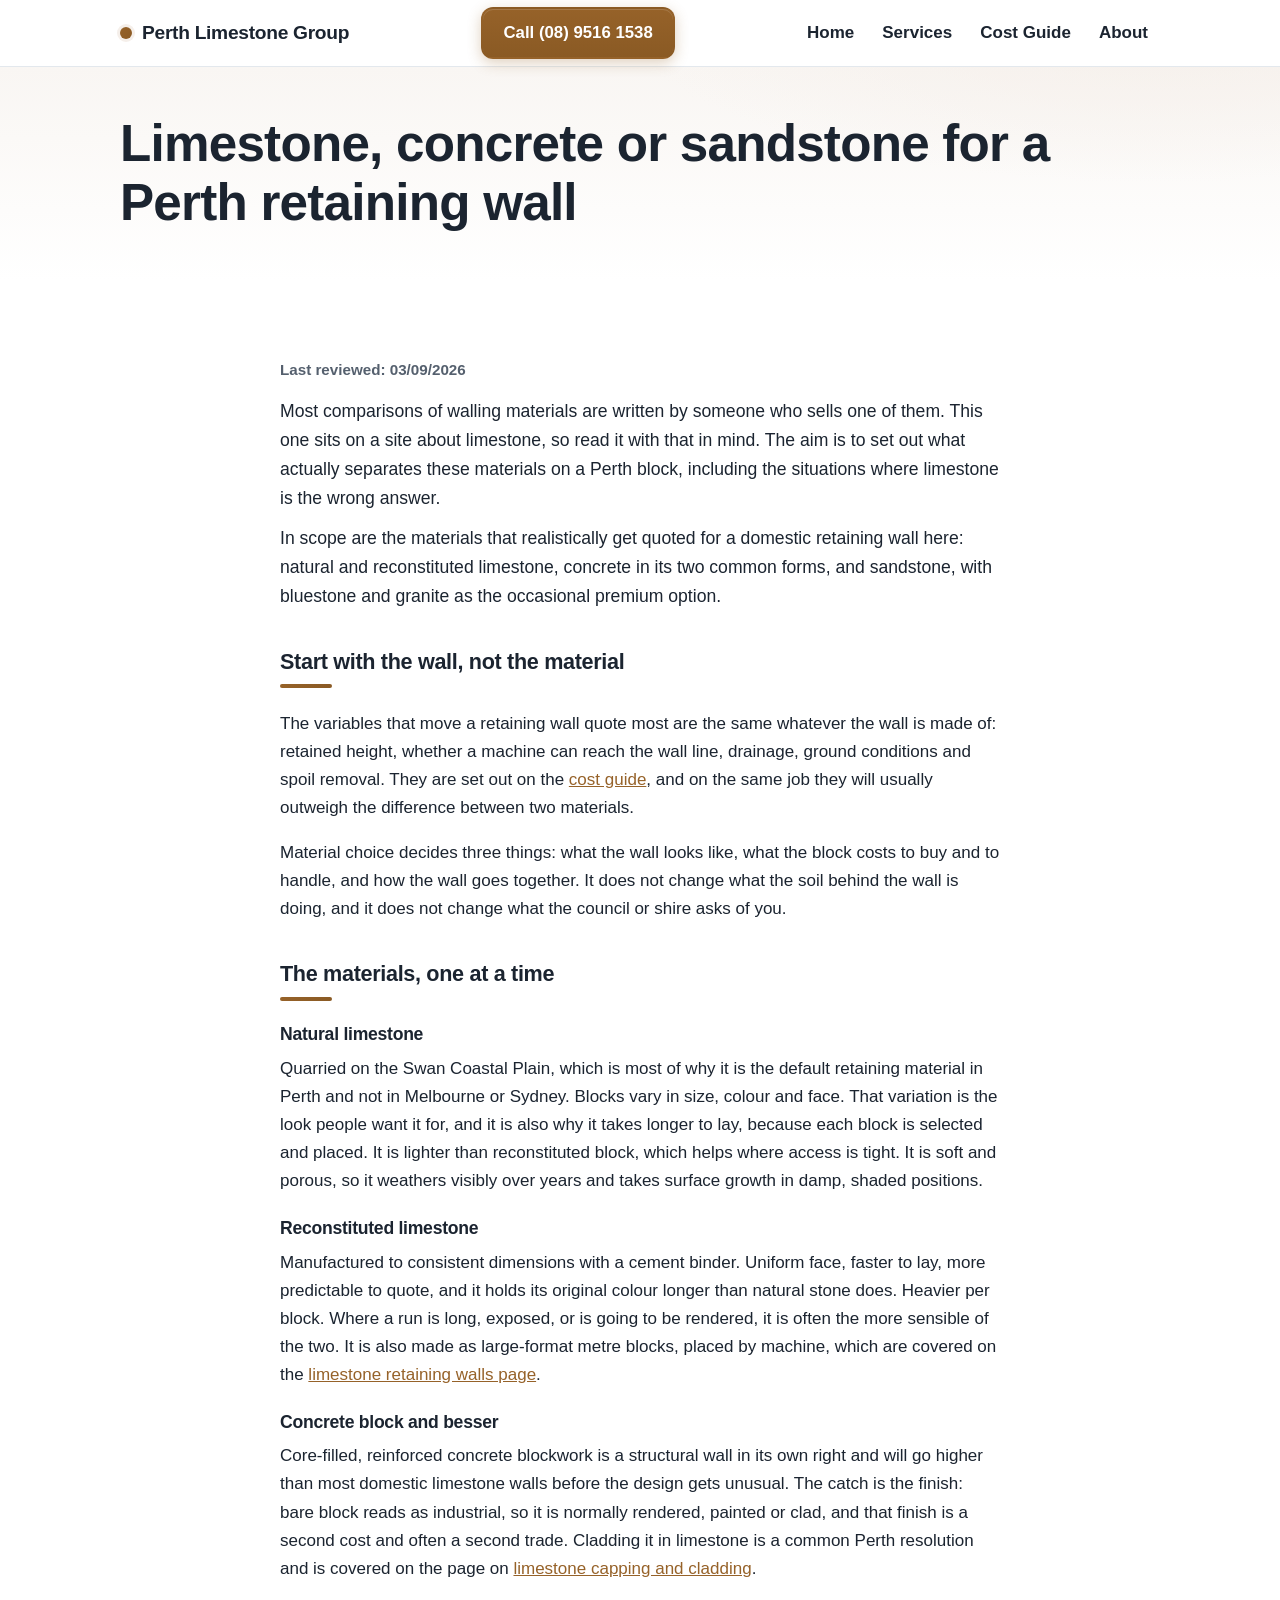
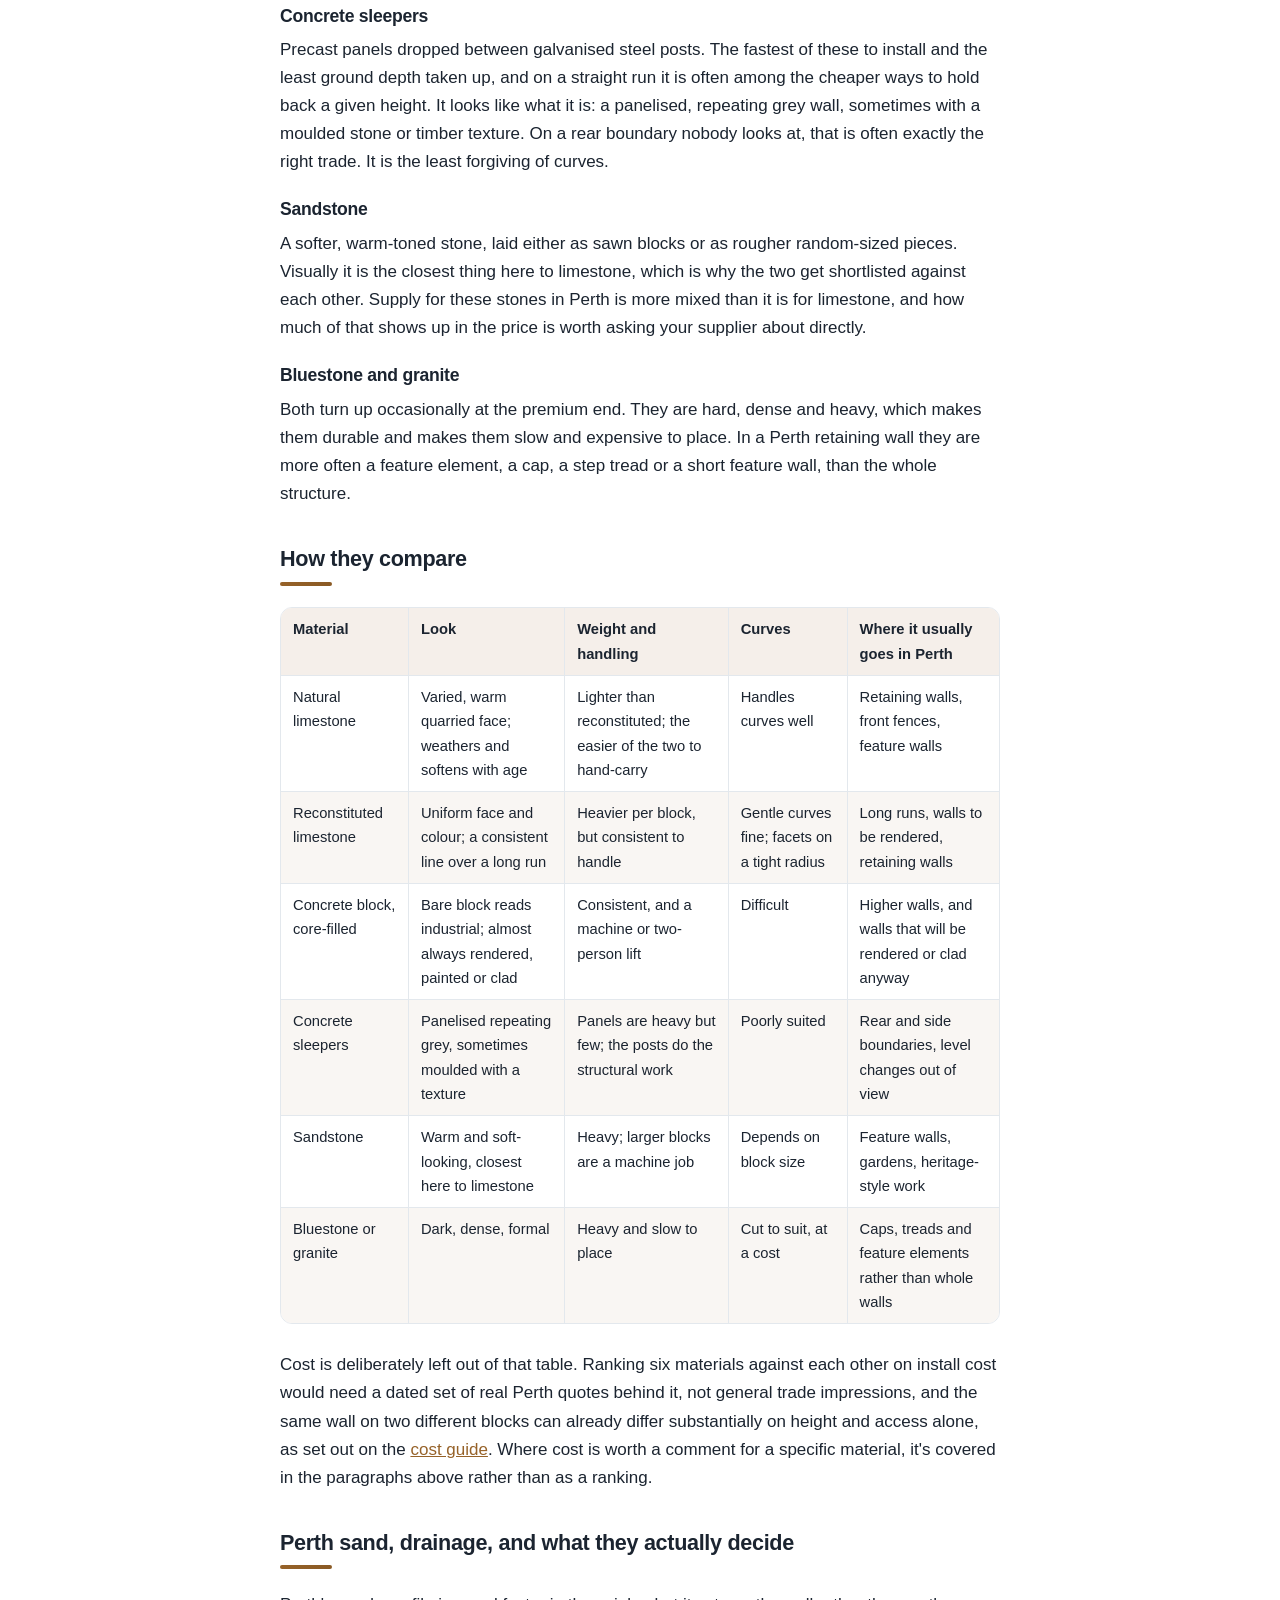
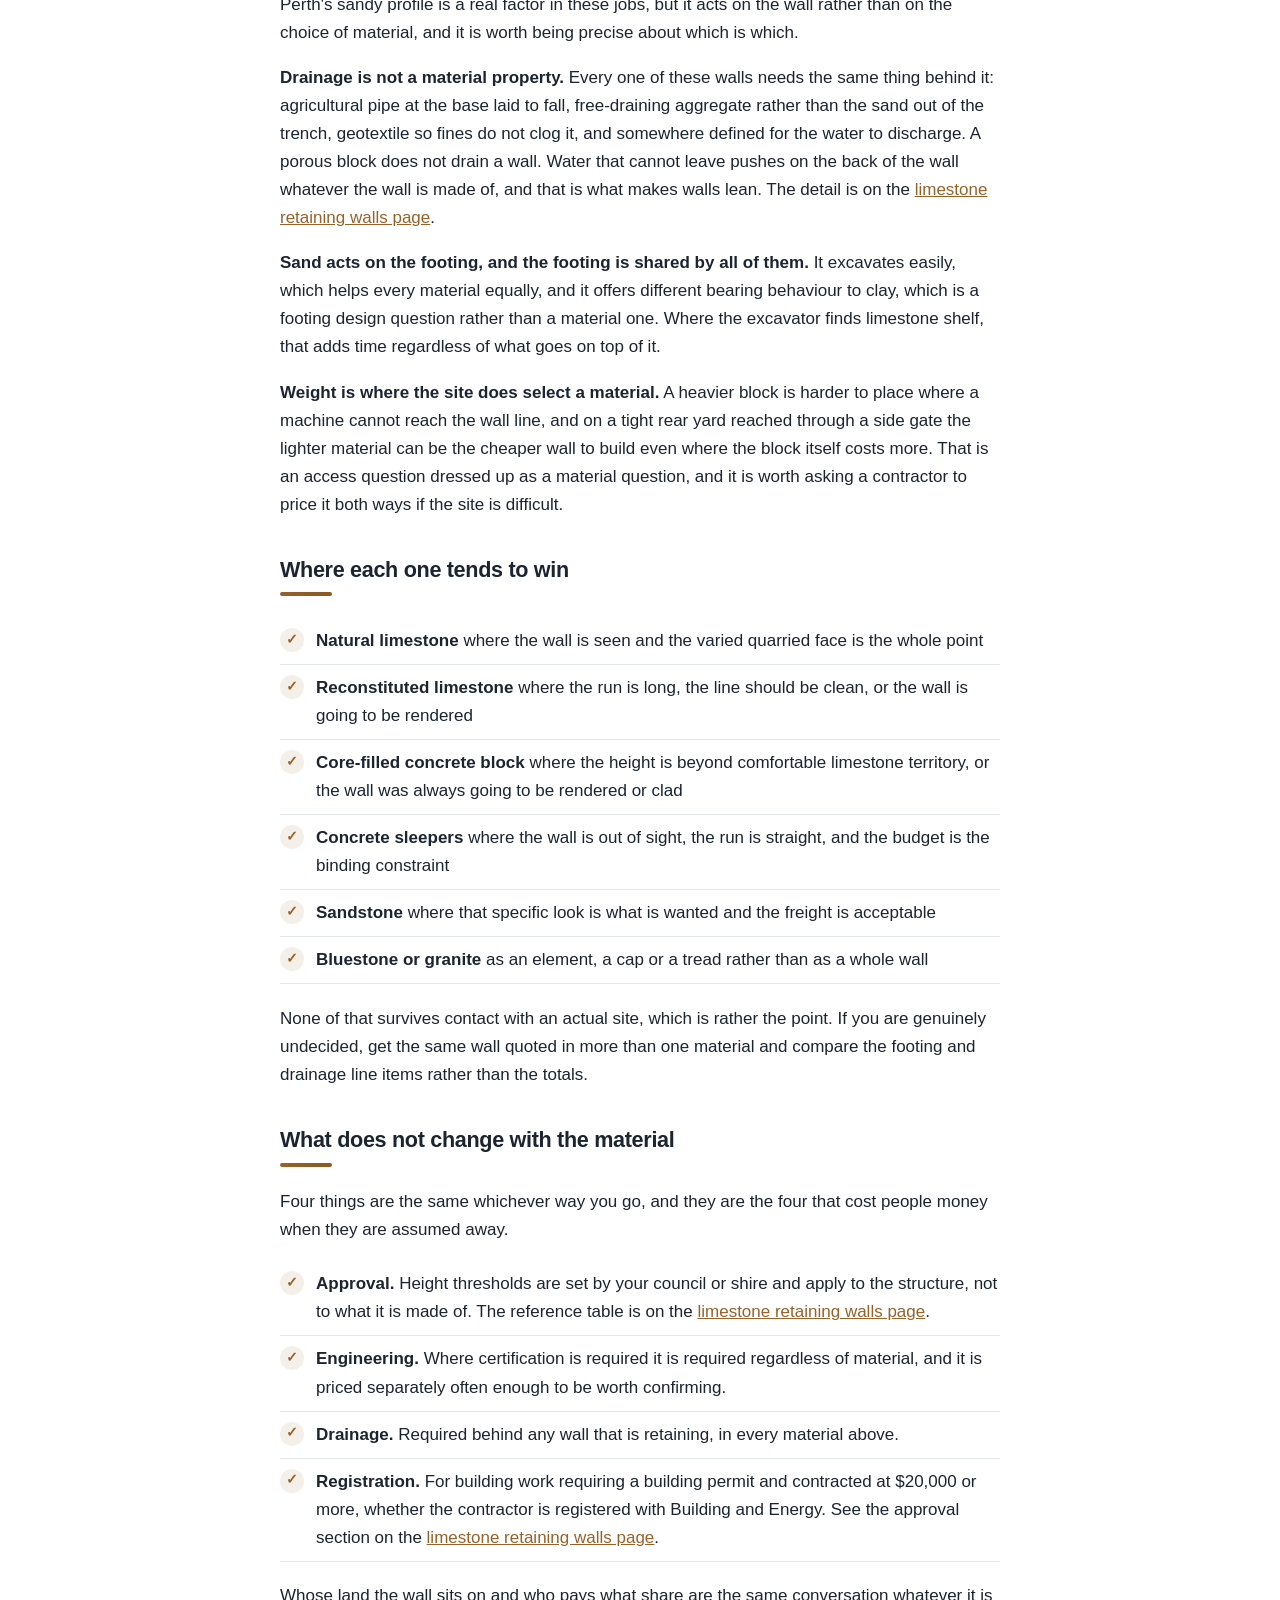
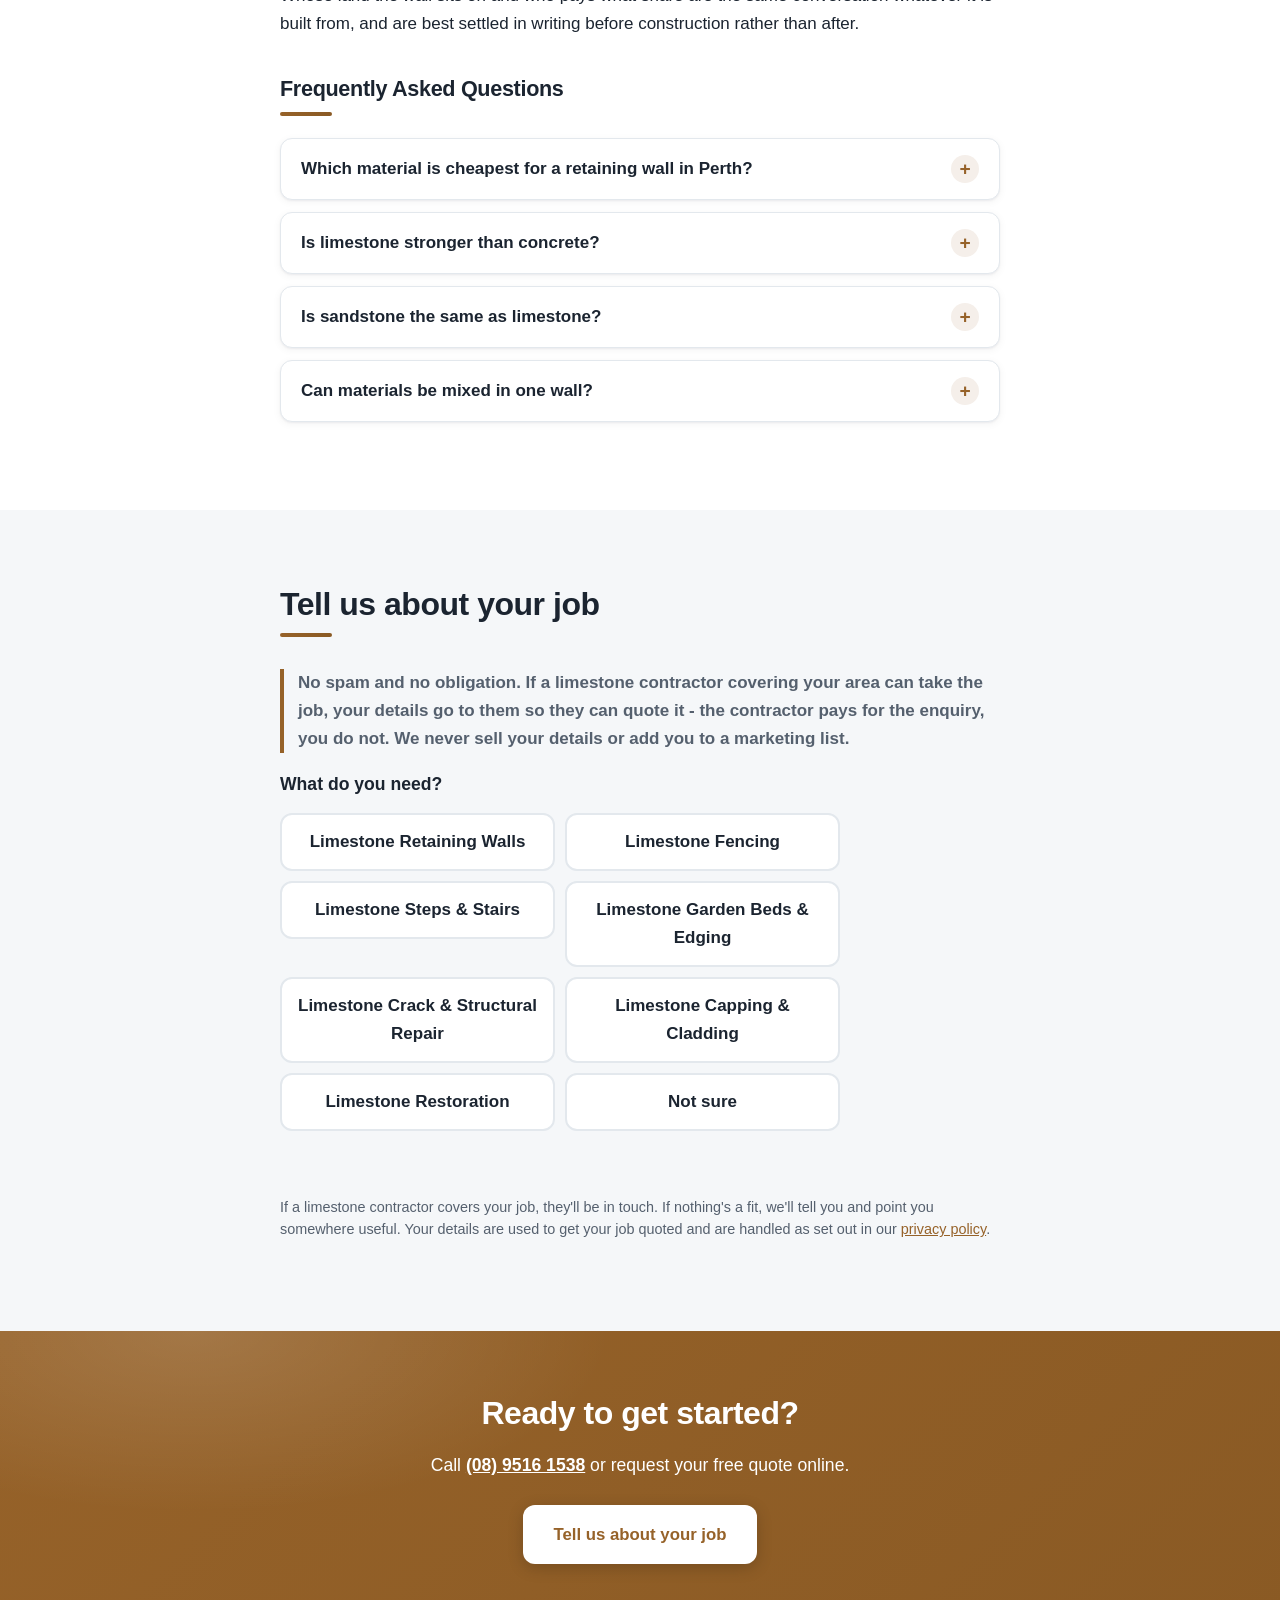
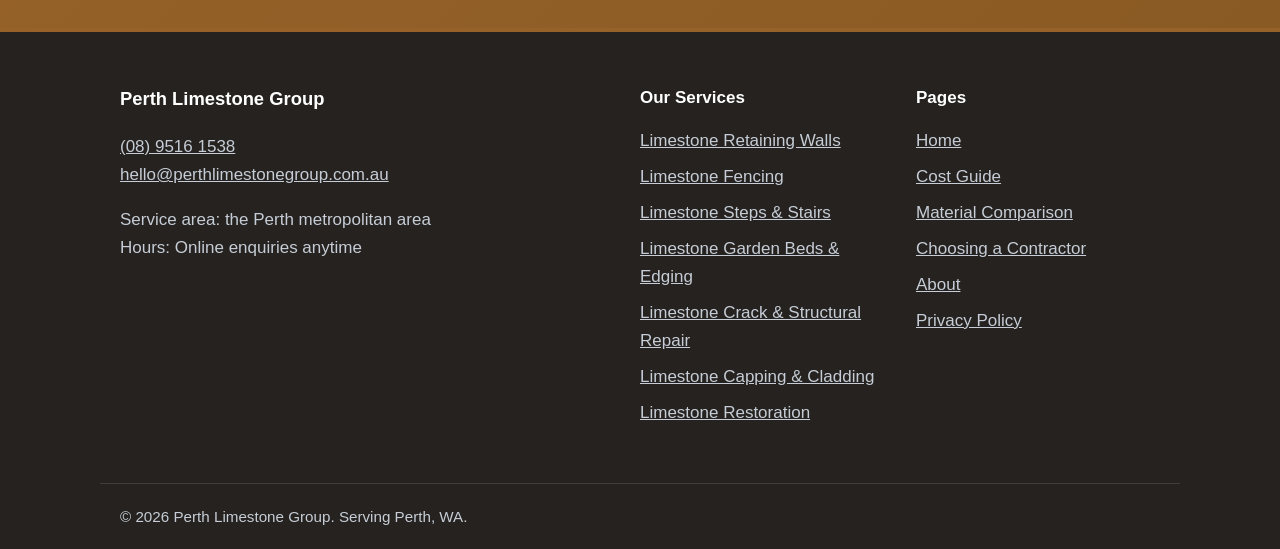
<file: limestone-vs-concrete-vs-sandstone.html>
<!DOCTYPE html>
<html lang="en" data-style="classic" data-pattern="none">
<head>
  <meta charset="utf-8">
  <meta name="viewport" content="width=device-width, initial-scale=1">
  <title>Limestone vs Concrete vs Sandstone Retaining Walls</title>
  <meta name="description" content="Comparing limestone, concrete and sandstone for a retaining wall in Perth: how they differ on look, install cost, weight, curves and drainage, and where each one suits.">
  <meta name="theme-color" content="#966229">
  <link rel="canonical" href="https://perthlimestonegroup.com.au/limestone-vs-concrete-vs-sandstone.html">
  <link rel="icon" href="favicon.svg" type="image/svg+xml">
  <meta property="og:title" content="Limestone vs Concrete vs Sandstone Retaining Walls">
  <meta property="og:description" content="Comparing limestone, concrete and sandstone for a retaining wall in Perth: how they differ on look, install cost, weight, curves and drainage, and where each one suits.">
  <meta property="og:url" content="https://perthlimestonegroup.com.au/limestone-vs-concrete-vs-sandstone.html">
  <meta property="og:type" content="website">
  <meta property="og:image" content="https://perthlimestonegroup.com.au/images/og-image.png">
  <meta property="og:image:width" content="1200">
  <meta property="og:image:height" content="630">
  <meta name="twitter:card" content="summary_large_image">
  <style>:root {
--brand: #0b6e4f;
--brand-dark: #08523b;
--brand-contrast: #ffffff;
--brand-soft: #e7f1ed;          
--brand-softer: #f3f8f6;        
--brand-border: #b6d4c9;        
--brand-glow: rgba(11, 110, 79, 0.30);      
--brand-glow-soft: rgba(11, 110, 79, 0.15); 
--ink: #1b2430;
--muted: #55606e;
--bg: #ffffff;
--surface: #f5f7f9;
--border: #e3e8ed;
--footer-bg: #161d26;           
--footer-ink: #c6cdd6;
--radius: 12px;
--radius-lg: 18px;
--btn-radius: 12px;
--container: 1080px;
--font: -apple-system, BlinkMacSystemFont, "Segoe UI", Roboto, "Helvetica Neue",
Arial, sans-serif;
--font-head: var(--font);
--head-weight: 800;
--head-tracking: -0.015em;
--shadow-sm: 0 1px 2px rgba(16, 24, 32, 0.05), 0 2px 8px rgba(16, 24, 32, 0.05);
--shadow-md: 0 2px 4px rgba(16, 24, 32, 0.05), 0 10px 24px rgba(16, 24, 32, 0.09);
--shadow-lg: 0 4px 8px rgba(16, 24, 32, 0.06), 0 20px 48px rgba(16, 24, 32, 0.14);
--pattern: none;
--pattern-size: auto;
--pattern-ink: rgba(27, 36, 48, 0.06);
}
html[data-style="bold"] {
--radius: 16px;
--radius-lg: 22px;
--btn-radius: 999px;
--head-weight: 900;
--head-tracking: -0.025em;
}
html[data-style="soft"] {
--radius: 22px;
--radius-lg: 30px;
--btn-radius: 999px;
--font-head: ui-rounded, "SF Pro Rounded", "Segoe UI", Roboto, "Helvetica Neue",
Arial, sans-serif;
--border: #e8ecf0;
}
html[data-style="sharp"] {
--radius: 4px;
--radius-lg: 6px;
--btn-radius: 5px;
--head-tracking: -0.01em;
}
html[data-style="elegant"] {
--radius: 8px;
--radius-lg: 12px;
--btn-radius: 8px;
--font-head: "Iowan Old Style", "Palatino Linotype", Palatino, Georgia,
"Times New Roman", serif;
--head-weight: 700;
--head-tracking: 0;
}
html[data-pattern="dots"] {
--pattern: radial-gradient(var(--pattern-ink) 1.5px, transparent 1.5px);
--pattern-size: 26px 26px;
}
html[data-pattern="grid"] {
--pattern: linear-gradient(var(--pattern-ink) 1px, transparent 1px),
linear-gradient(90deg, var(--pattern-ink) 1px, transparent 1px);
--pattern-size: 34px 34px;
}
html[data-pattern="diagonal"] {
--pattern: repeating-linear-gradient(45deg,
var(--pattern-ink) 0 1px, transparent 1px 16px);
}
html[data-pattern="crosshatch"] {
--pattern: repeating-linear-gradient(45deg,
var(--pattern-ink) 0 1px, transparent 1px 14px),
repeating-linear-gradient(-45deg,
var(--pattern-ink) 0 1px, transparent 1px 14px);
}
*, *::before, *::after { box-sizing: border-box; }
html { scroll-behavior: smooth; }
body {
margin: 0;
font-family: var(--font);
font-size: 1.0625rem;
line-height: 1.65;
color: var(--ink);
background: var(--bg);
-webkit-text-size-adjust: 100%;
}
img { max-width: 100%; height: auto; display: block; }
h1, h2, h3 {
font-family: var(--font-head);
font-weight: var(--head-weight);
letter-spacing: var(--head-tracking);
line-height: 1.15;
margin: 0 0 0.6em;
}
h1 { font-size: clamp(2rem, 5.5vw, 3.2rem); }
h2 { font-size: clamp(1.45rem, 3.5vw, 2rem); }
h3 { font-size: 1.15rem; }
html[data-style="sharp"] h2 {
text-transform: uppercase;
letter-spacing: 0.05em;
font-size: clamp(1.25rem, 3vw, 1.6rem);
}
p { margin: 0 0 1em; }
ul, ol { margin: 0 0 1em; padding-left: 1.3em; }
a { color: var(--brand); }
a:hover { color: var(--brand-dark); }
::selection { background: var(--brand); color: var(--brand-contrast); }
:focus-visible {
outline: 3px solid var(--brand);
outline-offset: 2px;
}
[id] { scroll-margin-top: 90px; }
.container {
max-width: var(--container);
margin-inline: auto;
padding-inline: 20px;
}
.container.narrow { max-width: 760px; }
.center { text-align: center; }
.skip-link {
position: absolute;
left: -9999px;
top: 0;
background: var(--brand);
color: var(--brand-contrast);
padding: 10px 16px;
z-index: 100;
}
.skip-link:focus { left: 0; }
noscript .noscript-warning {
display: block;
padding: 16px 20px;
background: #fff3cd;
color: #5c4400;
text-align: center;
}
.btn {
display: inline-block;
padding: 14px 28px;
border-radius: var(--btn-radius);
font-weight: 700;
font-size: 1.05rem;
text-decoration: none;
text-align: center;
border: 2px solid transparent;
cursor: pointer;
transition: background-color 0.18s ease, color 0.18s ease,
box-shadow 0.18s ease, transform 0.18s ease,
border-color 0.18s ease;
}
.btn:active { transform: translateY(1px); }
.btn-primary {
background: linear-gradient(180deg, var(--brand), var(--brand-dark));
color: var(--brand-contrast);
box-shadow: 0 4px 14px var(--brand-glow), inset 0 1px 0 rgba(255, 255, 255, 0.15);
}
.btn-primary:hover {
background: var(--brand-dark);
color: var(--brand-contrast);
box-shadow: 0 8px 22px var(--brand-glow);
transform: translateY(-2px);
}
.btn-outline {
background: transparent;
color: var(--brand);
border-color: var(--brand);
}
.btn-outline:hover {
background: var(--brand);
color: var(--brand-contrast);
box-shadow: 0 6px 18px var(--brand-glow-soft);
transform: translateY(-2px);
}
.btn-invert {
background: var(--brand-contrast);
color: var(--brand);
box-shadow: 0 4px 16px rgba(0, 0, 0, 0.18);
}
.btn-invert:hover {
background: var(--bg);
color: var(--brand-dark);
transform: translateY(-2px);
box-shadow: 0 8px 24px rgba(0, 0, 0, 0.22);
}
.btn-block { display: block; width: 100%; }
.text-link { font-weight: 700; }
html[data-style="sharp"] .btn-primary {
background: var(--brand);
box-shadow: 4px 4px 0 var(--brand-glow-soft);
}
html[data-style="sharp"] .btn-primary:hover {
background: var(--brand-dark);
box-shadow: 6px 6px 0 var(--brand-glow-soft);
transform: translate(-2px, -2px);
}
#site-header {
border-bottom: 1px solid var(--border);
background: rgba(255, 255, 255, 0.86);
-webkit-backdrop-filter: blur(12px);
backdrop-filter: blur(12px);
position: sticky;
top: 0;
z-index: 50;
transition: box-shadow 0.25s ease;
}
#site-header.scrolled { box-shadow: 0 4px 24px rgba(16, 24, 32, 0.09); }
.header-inner {
display: flex;
align-items: center;
justify-content: space-between;
gap: 16px;
min-height: 66px;
flex-wrap: wrap;
}
.logo {
display: inline-flex;
align-items: center;
gap: 10px;
font-family: var(--font-head);
font-weight: var(--head-weight);
font-size: 1.2rem;
letter-spacing: var(--head-tracking);
color: var(--ink);
text-decoration: none;
padding-block: 12px;
}
.logo::before {
content: "";
flex: none;
width: 12px;
height: 12px;
border-radius: 50%;
background: linear-gradient(135deg, var(--brand), var(--brand-dark));
box-shadow: 0 0 0 3px var(--brand-soft);
}
html[data-style="sharp"] .logo::before { border-radius: 2px; }
html[data-style="elegant"] .logo::before { border-radius: 50%; width: 9px; height: 9px; }
.header-actions {
display: flex;
align-items: center;
gap: 8px;
}
.nav-toggle {
display: inline-flex;
flex-direction: column;
gap: 5px;
background: none;
border: 0;
padding: 10px;
cursor: pointer;
}
.nav-toggle span {
width: 24px;
height: 3px;
background: var(--ink);
border-radius: 2px;
}
.site-nav {
display: none;
width: 100%;
padding-bottom: 16px;
}
.site-nav.open { display: block; }
.site-nav ul {
list-style: none;
margin: 0 0 12px;
padding: 0;
}
.site-nav li a {
display: block;
padding: 10px 4px;
color: var(--ink);
text-decoration: none;
font-weight: 600;
border-bottom: 1px solid var(--border);
}
.site-nav li a.active,
.site-nav li a:hover { color: var(--brand); }
.nav-phone { white-space: nowrap; }
@media (min-width: 800px) {
.nav-toggle { display: none; }
.site-nav {
display: flex !important;
align-items: center;
gap: 8px;
width: auto;
padding-bottom: 0;
}
.site-nav ul {
display: flex;
gap: 4px;
margin: 0;
}
.site-nav li a {
border-bottom: 0;
padding: 8px 12px;
position: relative;
}
.site-nav li a::after {
content: "";
position: absolute;
left: 12px;
right: 12px;
bottom: 2px;
height: 2px;
border-radius: 2px;
background: linear-gradient(90deg, var(--brand), var(--brand-dark));
transform: scaleX(0);
transform-origin: left;
transition: transform 0.2s ease;
}
.site-nav li a:hover::after,
.site-nav li a.active::after { transform: scaleX(1); }
.nav-phone { margin-left: 12px; padding: 10px 20px; }
}
.hero {
position: relative;
overflow: hidden;
background:
radial-gradient(1100px 500px at 85% -10%, var(--brand-soft), transparent 60%),
linear-gradient(180deg, var(--brand-softer), var(--bg));
padding-block: 60px;
text-align: center;
}
.hero::before {
content: "";
position: absolute;
inset: 0;
pointer-events: none;
background-image: var(--pattern);
background-size: var(--pattern-size);
-webkit-mask-image: linear-gradient(180deg, #000 55%, transparent);
mask-image: linear-gradient(180deg, #000 55%, transparent);
}
.hero .container { position: relative; }
.hero-sub {
font-size: 1.15rem;
color: var(--muted);
max-width: 620px;
margin: 0 auto 1.6em;
}
.hero-actions {
display: flex;
flex-direction: column;
gap: 12px;
align-items: center;
margin-bottom: 28px;
}
.value-props {
list-style: none;
margin: 0;
padding: 0;
display: flex;
flex-wrap: wrap;
justify-content: center;
gap: 10px;
}
.value-props li {
display: inline-flex;
align-items: center;
gap: 8px;
padding: 7px 16px;
border-radius: 999px;
background: var(--bg);
border: 1px solid var(--brand-border);
box-shadow: var(--shadow-sm);
color: var(--ink);
font-weight: 600;
font-size: 0.95rem;
}
.value-props li::before {
content: "\2713";
color: var(--brand);
font-weight: 800;
}
html[data-style="sharp"] .value-props li { border-radius: var(--radius); }
@media (min-width: 640px) {
.hero { padding-block: 84px; }
.hero-actions { flex-direction: row; justify-content: center; }
}
.hero-grid {
display: grid;
gap: 40px;
grid-template-columns: 1fr;
align-items: center;
}
.hero-media { position: relative; }
.hero-img {
position: relative;
border-radius: var(--radius-lg);
width: 100%;
max-width: 520px;
margin-inline: auto;
box-shadow: var(--shadow-lg);
}
@media (min-width: 900px) {
.hero.has-media .hero-grid { grid-template-columns: 1.1fr 0.9fr; }
.hero.has-media { text-align: left; }
.hero.has-media .hero-sub { margin-inline: 0; }
.hero.has-media .hero-actions { justify-content: flex-start; }
.hero.has-media .value-props { justify-content: flex-start; }
.hero.has-media .hero-img { margin-inline: 0 0; max-width: 100%; }
}
html[data-style="bold"] .hero {
background: linear-gradient(135deg, var(--brand) 0%, var(--brand-dark) 100%);
color: var(--brand-contrast);
--pattern-ink: rgba(255, 255, 255, 0.12);
clip-path: polygon(0 0, 100% 0, 100% calc(100% - 3rem), 0 100%);
padding-bottom: calc(60px + 3rem);
}
@media (min-width: 640px) {
html[data-style="bold"] .hero { padding-bottom: calc(84px + 3rem); }
}
html[data-style="bold"] .hero-sub { color: rgba(255, 255, 255, 0.88); }
html[data-style="bold"] .hero .btn-primary {
background: var(--brand-contrast);
color: var(--brand);
box-shadow: 0 6px 20px rgba(0, 0, 0, 0.22);
}
html[data-style="bold"] .hero .btn-primary:hover { color: var(--brand-dark); }
html[data-style="bold"] .hero .btn-outline {
color: var(--brand-contrast);
border-color: rgba(255, 255, 255, 0.65);
}
html[data-style="bold"] .hero .btn-outline:hover {
background: rgba(255, 255, 255, 0.14);
border-color: var(--brand-contrast);
color: var(--brand-contrast);
}
html[data-style="bold"] .hero .value-props li {
background: rgba(255, 255, 255, 0.12);
border-color: rgba(255, 255, 255, 0.28);
color: var(--brand-contrast);
box-shadow: none;
}
html[data-style="bold"] .hero .value-props li::before { color: var(--brand-contrast); }
html[data-style="bold"] .hero-media::before {
content: "";
position: absolute;
inset: 20px -20px -20px 20px;
border-radius: var(--radius-lg);
background: rgba(255, 255, 255, 0.14);
}
html[data-style="soft"] .hero {
background: var(--brand-soft);
border-radius: 0 0 3rem 3rem;
}
html[data-style="soft"] .hero-img {
border-radius: 38% 62% 63% 37% / 41% 44% 56% 59%;
box-shadow: 0 24px 48px var(--brand-glow-soft);
}
html[data-style="soft"] .value-props li { border-color: var(--border); }
html[data-style="sharp"] .hero {
background: var(--bg);
border-bottom: 3px solid var(--ink);
}
html[data-style="sharp"] .hero::before {
-webkit-mask-image: none;
mask-image: none;
}
html[data-style="sharp"] .hero-img {
border-radius: 0;
box-shadow: 10px 10px 0 var(--brand);
max-width: calc(100% - 10px);
}
html[data-style="elegant"] .hero {
background: linear-gradient(180deg, var(--brand-softer), var(--bg));
border-bottom: 1px solid var(--border);
}
html[data-style="elegant"] .hero-media {
padding: 12px;
background: var(--bg);
border: 1px solid var(--border);
border-radius: var(--radius-lg);
box-shadow: var(--shadow-md);
max-width: 544px;
margin-inline: auto;
}
html[data-style="elegant"] .hero-img { box-shadow: none; border-radius: var(--radius); }
.section { padding-block: 60px; }
.section-alt { background: var(--surface); }
html[data-style="soft"] .section-alt { background: var(--brand-softer); }
@media (min-width: 800px) {
.section { padding-block: 76px; }
}
.section h2 {
position: relative;
padding-bottom: 14px;
margin-bottom: 1em;
}
.section h2::after {
content: "";
position: absolute;
left: 0;
bottom: 0;
width: 52px;
height: 4px;
border-radius: 999px;
background: linear-gradient(90deg, var(--brand), var(--brand-dark));
}
html[data-style="sharp"] .section h2::after { border-radius: 0; height: 5px; }
html[data-style="elegant"] .section h2::after {
height: 2px;
width: 64px;
background: var(--brand);
}
.page-head {
position: relative;
overflow: hidden;
background:
radial-gradient(900px 300px at 90% -30%, var(--brand-soft), transparent 60%),
linear-gradient(180deg, var(--brand-softer), var(--bg));
padding-block: 48px;
}
.page-head::before {
content: "";
position: absolute;
inset: 0;
pointer-events: none;
background-image: var(--pattern);
background-size: var(--pattern-size);
-webkit-mask-image: linear-gradient(180deg, #000 40%, transparent);
mask-image: linear-gradient(180deg, #000 40%, transparent);
}
.page-head .container { position: relative; }
.page-head h1 { margin-bottom: 0; }
html[data-style="bold"] .page-head {
background: linear-gradient(135deg, var(--brand), var(--brand-dark));
color: var(--brand-contrast);
--pattern-ink: rgba(255, 255, 255, 0.12);
}
html[data-style="sharp"] .page-head { border-bottom: 3px solid var(--ink); }
.lead { font-size: 1.1rem; }
.grid-3, .grid-2 {
display: grid;
gap: 22px;
grid-template-columns: 1fr;
}
@media (min-width: 640px) {
.grid-3 { grid-template-columns: repeat(2, 1fr); }
}
@media (min-width: 900px) {
.grid-3 { grid-template-columns: repeat(3, 1fr); }
.grid-2 { grid-template-columns: repeat(2, 1fr); gap: 48px; }
}
.card {
position: relative;
overflow: hidden;
background: var(--bg);
border: 1px solid var(--border);
border-radius: var(--radius);
padding: 26px;
display: flex;
flex-direction: column;
box-shadow: var(--shadow-sm);
transition: transform 0.22s ease, box-shadow 0.22s ease, border-color 0.22s ease;
}
.card::before {
content: "";
position: absolute;
top: 0;
left: 0;
right: 0;
height: 4px;
background: linear-gradient(90deg, var(--brand), var(--brand-dark));
transform: scaleX(0);
transform-origin: left;
transition: transform 0.25s ease;
}
.card:hover {
transform: translateY(-5px);
box-shadow: var(--shadow-md), 0 12px 28px var(--brand-glow-soft);
border-color: var(--brand-border);
}
.card:hover::before { transform: scaleX(1); }
.card h3 a { color: var(--ink); text-decoration: none; }
.card h3 a:hover { color: var(--brand); }
.card p { flex: 1; color: var(--muted); }
.card-link { font-weight: 700; text-decoration: none; }
.card-link:hover { text-decoration: underline; text-underline-offset: 3px; }
html[data-style="sharp"] .card {
border-color: var(--ink);
box-shadow: 6px 6px 0 var(--brand-soft);
}
html[data-style="sharp"] .card:hover {
transform: translate(-2px, -2px);
box-shadow: 9px 9px 0 var(--brand-soft);
border-color: var(--ink);
}
html[data-style="sharp"] .card::before { transform: scaleX(1); }
.area-links {
list-style: none;
margin: 0;
padding: 0;
display: flex;
flex-wrap: wrap;
gap: 10px;
}
.area-links a {
display: block;
padding: 10px 20px;
border: 1px solid var(--border);
border-radius: 999px;
background: var(--bg);
color: var(--ink);
font-weight: 600;
text-decoration: none;
box-shadow: var(--shadow-sm);
transition: border-color 0.18s ease, color 0.18s ease,
transform 0.18s ease, box-shadow 0.18s ease;
}
.area-links a:hover {
border-color: var(--brand);
color: var(--brand);
transform: translateY(-2px);
box-shadow: 0 6px 16px var(--brand-glow-soft);
}
html[data-style="sharp"] .area-links a { border-radius: var(--radius); }
.steps {
list-style: none;
margin: 0;
padding: 0;
display: grid;
gap: 30px;
grid-template-columns: 1fr;
counter-reset: step;
}
@media (min-width: 800px) {
.steps { grid-template-columns: repeat(3, 1fr); }
.step { position: relative; }
.step:not(:last-child)::after {
content: "";
position: absolute;
top: 26px;
left: 68px;
right: -14px;
border-top: 2px dashed var(--brand-border);
}
}
.step-num {
position: relative;
z-index: 1;
display: inline-flex;
align-items: center;
justify-content: center;
width: 52px;
height: 52px;
border-radius: 50%;
background: linear-gradient(135deg, var(--brand), var(--brand-dark));
color: var(--brand-contrast);
font-weight: 800;
font-size: 1.2rem;
margin-bottom: 12px;
box-shadow: 0 8px 18px var(--brand-glow-soft), inset 0 1px 0 rgba(255, 255, 255, 0.2);
}
html[data-style="sharp"] .step-num { border-radius: var(--radius); }
.step-num svg {
width: 24px;
height: 24px;
}
.step-label {
display: block;
font-size: 0.85rem;
font-weight: 800;
letter-spacing: 0.07em;
text-transform: uppercase;
color: var(--brand);
margin-bottom: 4px;
}
.how-it-works.compact { padding-block: 44px; }
.how-it-works.compact .step p { color: var(--muted); font-size: 0.97rem; }
.check-list {
list-style: none;
padding: 0;
}
.check-list li {
padding: 9px 0 9px 36px;
position: relative;
border-bottom: 1px solid var(--border);
}
.check-list li::before {
content: "\2713";
position: absolute;
left: 0;
top: 10px;
width: 24px;
height: 24px;
display: inline-flex;
align-items: center;
justify-content: center;
border-radius: 50%;
background: var(--brand-soft);
color: var(--brand);
font-weight: 800;
font-size: 0.85rem;
}
html[data-style="sharp"] .check-list li::before { border-radius: 4px; }
.intro-grid {
display: grid;
gap: 32px;
grid-template-columns: 1fr;
align-items: center;
max-width: 1000px;
}
.service-img {
border-radius: var(--radius-lg);
width: 100%;
max-width: 520px;
margin-inline: auto;
box-shadow: var(--shadow-md);
}
html[data-style="soft"] .service-img {
border-radius: 58% 42% 40% 60% / 55% 48% 52% 45%;
}
html[data-style="sharp"] .service-img {
border-radius: 0;
box-shadow: 8px 8px 0 var(--brand);
max-width: calc(100% - 8px);
}
html[data-style="elegant"] .intro-media {
padding: 10px;
background: var(--bg);
border: 1px solid var(--border);
border-radius: var(--radius-lg);
box-shadow: var(--shadow-sm);
max-width: 540px;
margin-inline: auto;
}
html[data-style="elegant"] .service-img { box-shadow: none; border-radius: var(--radius); }
@media (min-width: 900px) {
.intro-grid { grid-template-columns: 1.2fr 0.8fr; }
.service-img { max-width: 100%; }
html[data-style="sharp"] .service-img { max-width: calc(100% - 8px); }
}
.price-note {
background: linear-gradient(180deg, var(--brand-softer), var(--bg));
border: 1px solid var(--brand-border);
border-left: 4px solid var(--brand);
border-radius: var(--radius);
padding: 18px 20px;
font-size: 1.02rem;
box-shadow: var(--shadow-sm);
}
.faq-item {
border: 1px solid var(--border);
border-radius: var(--radius);
background: var(--bg);
margin-bottom: 12px;
box-shadow: var(--shadow-sm);
transition: border-color 0.2s ease, box-shadow 0.2s ease;
}
.faq-item[open] {
border-color: var(--brand-border);
box-shadow: var(--shadow-md);
}
.faq-item summary {
display: flex;
align-items: center;
justify-content: space-between;
gap: 16px;
padding: 16px 20px;
font-weight: 700;
cursor: pointer;
list-style: none;
}
.faq-item summary::-webkit-details-marker { display: none; }
.faq-item summary::after {
content: "+";
flex: none;
display: inline-flex;
align-items: center;
justify-content: center;
width: 28px;
height: 28px;
border-radius: 50%;
background: var(--brand-soft);
color: var(--brand);
font-weight: 700;
font-size: 1.2rem;
line-height: 1;
transition: transform 0.25s ease;
}
.faq-item[open] summary::after { transform: rotate(45deg); }
html[data-style="sharp"] .faq-item summary::after { border-radius: 4px; }
.faq-item summary:hover { color: var(--brand); }
.faq-answer { padding: 0 20px 4px; color: var(--muted); }
.cta-band {
position: relative;
overflow: hidden;
background: linear-gradient(135deg, var(--brand) 0%, var(--brand-dark) 100%);
color: var(--brand-contrast);
text-align: center;
padding-block: 64px;
--pattern-ink: rgba(255, 255, 255, 0.1);
}
.cta-band::before {
content: "";
position: absolute;
inset: 0;
pointer-events: none;
background-image: var(--pattern);
background-size: var(--pattern-size);
}
.cta-band::after {
content: "";
position: absolute;
inset: 0;
pointer-events: none;
background: radial-gradient(600px 260px at 15% 0%, rgba(255, 255, 255, 0.14), transparent 70%);
}
.cta-band .container { position: relative; z-index: 1; }
.cta-band a:not(.btn) {
color: var(--brand-contrast);
font-weight: 800;
}
.cta-band p { font-size: 1.1rem; margin-bottom: 1.4em; }
html[data-style="sharp"] .cta-band { background: var(--brand); }
.testimonial {
margin: 0;
background: var(--surface);
border: 1px solid var(--border);
border-radius: var(--radius);
padding: 26px;
box-shadow: var(--shadow-sm);
}
.testimonial blockquote { margin: 0 0 12px; font-style: italic; }
.testimonial blockquote::before {
content: "\201C";
display: block;
font-family: Georgia, serif;
font-size: 2.6rem;
line-height: 0.6;
color: var(--brand);
margin-bottom: 10px;
}
.testimonial figcaption { font-weight: 700; }
.photo { margin: 0; }
.photo img { border-radius: var(--radius); box-shadow: var(--shadow-sm); }
.photo figcaption { color: var(--muted); font-size: 0.95rem; margin-top: 8px; }
.contact-lines {
background: var(--brand-softer);
border: 1px solid var(--border);
border-radius: var(--radius);
padding: 20px 24px;
line-height: 2;
}
.reassurance {
font-weight: 600;
color: var(--muted);
border-left: 4px solid var(--brand);
padding-left: 14px;
}
#quote-form { max-width: 560px; }
.form-step {
border: 0;
padding: 0;
margin: 0 0 24px;
}
.form-step legend {
font-weight: 700;
font-size: 1.1rem;
margin-bottom: 14px;
padding: 0;
}
.service-options {
display: grid;
gap: 10px;
grid-template-columns: 1fr;
}
@media (min-width: 560px) {
.service-options { grid-template-columns: repeat(2, 1fr); }
}
.service-option {
display: block;
cursor: pointer;
}
.service-option input {
position: absolute;
opacity: 0;
}
.service-option span {
display: block;
padding: 13px 16px;
border: 2px solid var(--border);
border-radius: var(--radius);
background: var(--bg);
font-weight: 600;
text-align: center;
transition: border-color 0.15s ease, background-color 0.15s ease,
color 0.15s ease, box-shadow 0.15s ease;
}
.service-option span:hover { border-color: var(--brand-border); }
.service-option input:checked + span {
border-color: var(--brand);
background: var(--brand);
color: var(--brand-contrast);
box-shadow: 0 4px 14px var(--brand-glow-soft);
}
.service-option input:focus-visible + span {
outline: 3px solid var(--brand);
outline-offset: 2px;
}
.form-field { margin-bottom: 16px; }
.form-field label {
display: block;
font-weight: 700;
margin-bottom: 6px;
}
.form-field input,
.form-field select {
width: 100%;
padding: 13px 14px;
font: inherit;
color: var(--ink);
border: 2px solid var(--border);
border-radius: var(--radius);
background: var(--bg);
transition: border-color 0.15s ease, box-shadow 0.15s ease;
}
.form-field input:focus,
.form-field select:focus {
border-color: var(--brand);
box-shadow: 0 0 0 4px var(--brand-glow-soft);
outline: none;
}
.form-note {
margin-top: 14px;
font-size: 0.9rem;
color: var(--muted);
line-height: 1.5;
}
.form-status { font-weight: 600; min-height: 1.5em; }
.form-status.error { color: #b3261e; }
.form-status.success {
color: var(--brand-dark);
font-size: 1.15rem;
}
.prose h2 { margin-top: 1.8em; font-size: 1.3rem; }
.guide h2 { margin-top: 1.8em; font-size: 1.35rem; }
.guide h3 { margin-top: 1.3em; font-size: 1.1rem; }
.guide p { margin-bottom: 1em; }
.guide .lead + .lead { margin-top: -0.4em; }
.guide .check-list,
.guide .guide-steps { margin: 0.4em 0 1.2em; }
.guide-byline,
.guide-reviewed {
color: var(--muted);
font-size: 0.95rem;
margin-bottom: 0.4em;
}
.guide-byline { font-style: italic; }
.guide-reviewed { font-weight: 700; }
.guide-steps {
padding-left: 1.2em;
}
.guide-steps li { margin-bottom: 0.6em; }
.guide-note {
background: var(--brand-softer);
border-left: 3px solid var(--brand-border);
border-radius: var(--radius);
padding: 12px 16px;
color: var(--muted);
font-size: 0.97rem;
}
.guide-figure { margin: 1.4em 0 1.6em; }
.table-wrap {
overflow-x: auto;
margin: 1.2em 0 1.6em;
border: 1px solid var(--border);
border-radius: var(--radius);
}
.guide-table {
border-collapse: collapse;
width: 100%;
min-width: 560px;
font-size: 0.92rem;
}
.guide-table th,
.guide-table td {
border-bottom: 1px solid var(--border);
border-right: 1px solid var(--border);
padding: 9px 12px;
text-align: left;
vertical-align: top;
}
.guide-table th:last-child,
.guide-table td:last-child { border-right: none; }
.guide-table tbody tr:last-child td { border-bottom: none; }
.guide-table thead th {
background: var(--brand-soft);
color: var(--ink);
font-weight: 700;
position: sticky;
top: 0;
}
.guide-table tbody tr:nth-child(even) { background: var(--brand-softer); }
#site-footer {
background: var(--footer-bg);
color: var(--footer-ink);
margin-top: 0;
border-top: 4px solid var(--brand);
}
.footer-grid {
display: grid;
gap: 32px;
grid-template-columns: 1fr;
padding-block: 52px;
}
@media (min-width: 800px) {
.footer-grid { grid-template-columns: 2fr 1fr 1fr; }
}
.footer-brand {
font-family: var(--font-head);
font-weight: var(--head-weight);
font-size: 1.15rem;
color: #ffffff;
}
.footer-title {
font-weight: 700;
color: #ffffff;
margin-bottom: 0.6em;
}
#site-footer ul {
list-style: none;
margin: 0;
padding: 0;
}
#site-footer li { padding: 4px 0; }
#site-footer a { color: var(--footer-ink); }
#site-footer a:hover { color: #ffffff; }
.footer-bottom {
border-top: 1px solid rgba(255, 255, 255, 0.12);
padding-block: 20px;
font-size: 0.95rem;
}
.footer-bottom p { margin: 0; }
@media (prefers-reduced-motion: no-preference) {
@keyframes rise-in {
from { opacity: 0; transform: translateY(22px); }
}
html.anim .reveal {
opacity: 0;
transform: translateY(18px);
transition: opacity 0.55s ease, transform 0.55s cubic-bezier(0.2, 0.7, 0.3, 1);
}
html.anim .reveal.in {
opacity: 1;
transform: none;
}
}
@media (prefers-reduced-motion: reduce) {
html { scroll-behavior: auto; }
*, *::before, *::after { transition-duration: 0.01ms !important; animation: none !important; }
}
:root{--brand:#966229;--brand-dark:#8a5a24;--brand-contrast:#ffffff;--brand-soft:#f5efea;--brand-softer:#f9f6f3;--brand-border:#e0d0bf;--brand-glow:rgba(150,98,41,0.3);--brand-glow-soft:rgba(150,98,41,0.15);--footer-bg:#25221f;}</style>
  <script type="application/ld+json">{"@context":"https://schema.org","@type":"Organization","name":"Perth Limestone Group","telephone":"+61895161538","email":"hello@perthlimestonegroup.com.au","url":"https://perthlimestonegroup.com.au/","description":"Limestone walls across the Perth metro area: retaining walls, fencing, steps, garden edging, capping and repairs. Tell us about your job and get a quote, free.","address":{"@type":"PostalAddress","addressLocality":"Perth","addressRegion":"WA"},"areaServed":"the Perth metropolitan area"}</script>
  <script type="application/ld+json">{"@context":"https://schema.org","@type":"FAQPage","mainEntity":[{"@type":"Question","name":"Which material is cheapest for a retaining wall in Perth?","acceptedAnswer":{"@type":"Answer","text":"On a straight run that nobody looks at, concrete sleepers are usually the lowest cost for a given height. Whether that is the right answer depends on whether the wall is visible, whether the run is curved, and how much access the site has. Height and access move a quote more than the choice of material does."}},{"@type":"Question","name":"Is limestone stronger than concrete?","acceptedAnswer":{"@type":"Answer","text":"A retaining wall gets its strength from the footing, the drainage and, above a certain height, the engineering behind it, rather than from the block. Core-filled concrete blockwork will go higher than most domestic limestone walls before the design gets unusual, but at typical domestic heights the material is not what decides whether the wall stands."}},{"@type":"Question","name":"Is sandstone the same as limestone?","acceptedAnswer":{"@type":"Answer","text":"No. They are different sedimentary stones and they look different close up, though both are warm-toned and are often shortlisted against each other. In Perth the practical difference is supply: limestone is quarried locally, which is much of why it is the default retaining material here."}},{"@type":"Question","name":"Can materials be mixed in one wall?","acceptedAnswer":{"@type":"Answer","text":"Yes, and it is common. A core-filled concrete wall clad in limestone gives the height of one and the face of the other, and limestone caps and step treads are regularly used on walls built of something else. Check that the structure behind can carry the cladding before assuming it, because cladding is a finish rather than a repair."}}]}</script>
  <script type="application/ld+json">{"@context":"https://schema.org","@type":"Article","headline":"Limestone, concrete or sandstone for a Perth retaining wall","description":"Comparing limestone, concrete and sandstone for a retaining wall in Perth: how they differ on look, install cost, weight, curves and drainage, and where each one suits.","url":"https://perthlimestonegroup.com.au/limestone-vs-concrete-vs-sandstone.html","author":{"@type":"Person","name":"Perth Limestone Group"},"publisher":{"@type":"Organization","name":"Perth Limestone Group","url":"https://perthlimestonegroup.com.au/"},"datePublished":"2026-09-03","dateModified":"2026-10-08"}</script>
  <script type="application/ld+json">{"@context":"https://schema.org","@type":"BreadcrumbList","itemListElement":[{"@type":"ListItem","position":1,"name":"Home","item":"https://perthlimestonegroup.com.au/"},{"@type":"ListItem","position":2,"name":"Limestone vs concrete vs sandstone","item":"https://perthlimestonegroup.com.au/limestone-vs-concrete-vs-sandstone.html"}]}</script>
  <script src="config.js" defer></script>
  <script src="js/main.js" defer></script>
  <script src="https://challenges.cloudflare.com/turnstile/v0/api.js" async defer></script>
</head>
<body data-page="guide">
  <a class="skip-link" href="#main">Skip to content</a>
  <noscript><p class="noscript-warning">This site&#8217;s content needs JavaScript. Perth Limestone Group &mdash; call <a href="tel:+61895161538">(08) 9516 1538</a> for a free quote.</p></noscript>
  <header id="site-header"><div class="container header-inner"><a class="logo" href="index.html">Perth Limestone Group</a><div class="header-actions"><a class="btn btn-primary nav-phone" href="tel:+61895161538">Call (08) 9516 1538</a><button class="nav-toggle" aria-expanded="false" aria-controls="site-nav" aria-label="Menu"><span></span><span></span><span></span></button></div><nav id="site-nav" class="site-nav" aria-label="Main"><ul><li><a href="index.html">Home</a></li><li><a href="index.html#services">Services</a></li><li><a href="cost-guide.html">Cost Guide</a></li><li><a href="about.html">About</a></li></ul></nav></div></header>
  <main id="main">
    <section class="page-head">
      <div class="container"><h1>Limestone, concrete or sandstone for a Perth retaining wall</h1></div>
    </section>
    <div id="page-content"><section class="section"><div class="container narrow prose guide"><p class="guide-reviewed">Last reviewed: 03/09/2026</p><p class="lead">Most comparisons of walling materials are written by someone who sells one of them. This one sits on a site about limestone, so read it with that in mind. The aim is to set out what actually separates these materials on a Perth block, including the situations where limestone is the wrong answer.</p><p class="lead">In scope are the materials that realistically get quoted for a domestic retaining wall here: natural and reconstituted limestone, concrete in its two common forms, and sandstone, with bluestone and granite as the occasional premium option.</p><h2>Start with the wall, not the material</h2><p>The variables that move a retaining wall quote most are the same whatever the wall is made of: retained height, whether a machine can reach the wall line, drainage, ground conditions and spoil removal. They are set out on the <a href="cost-guide.html">cost guide</a>, and on the same job they will usually outweigh the difference between two materials.</p><p>Material choice decides three things: what the wall looks like, what the block costs to buy and to handle, and how the wall goes together. It does not change what the soil behind the wall is doing, and it does not change what the council or shire asks of you.</p><h2>The materials, one at a time</h2><h3>Natural limestone</h3><p>Quarried on the Swan Coastal Plain, which is most of why it is the default retaining material in Perth and not in Melbourne or Sydney. Blocks vary in size, colour and face. That variation is the look people want it for, and it is also why it takes longer to lay, because each block is selected and placed. It is lighter than reconstituted block, which helps where access is tight. It is soft and porous, so it weathers visibly over years and takes surface growth in damp, shaded positions.</p><h3>Reconstituted limestone</h3><p>Manufactured to consistent dimensions with a cement binder. Uniform face, faster to lay, more predictable to quote, and it holds its original colour longer than natural stone does. Heavier per block. Where a run is long, exposed, or is going to be rendered, it is often the more sensible of the two. It is also made as large-format metre blocks, placed by machine, which are covered on the <a href="limestone-retaining-walls.html">limestone retaining walls page</a>.</p><h3>Concrete block and besser</h3><p>Core-filled, reinforced concrete blockwork is a structural wall in its own right and will go higher than most domestic limestone walls before the design gets unusual. The catch is the finish: bare block reads as industrial, so it is normally rendered, painted or clad, and that finish is a second cost and often a second trade. Cladding it in limestone is a common Perth resolution and is covered on the page on <a href="limestone-capping-cladding.html">limestone capping and cladding</a>.</p><h3>Concrete sleepers</h3><p>Precast panels dropped between galvanised steel posts. The fastest of these to install and the least ground depth taken up, and on a straight run it is often among the cheaper ways to hold back a given height. It looks like what it is: a panelised, repeating grey wall, sometimes with a moulded stone or timber texture. On a rear boundary nobody looks at, that is often exactly the right trade. It is the least forgiving of curves.</p><h3>Sandstone</h3><p>A softer, warm-toned stone, laid either as sawn blocks or as rougher random-sized pieces. Visually it is the closest thing here to limestone, which is why the two get shortlisted against each other. Supply for these stones in Perth is more mixed than it is for limestone, and how much of that shows up in the price is worth asking your supplier about directly.</p><h3>Bluestone and granite</h3><p>Both turn up occasionally at the premium end. They are hard, dense and heavy, which makes them durable and makes them slow and expensive to place. In a Perth retaining wall they are more often a feature element, a cap, a step tread or a short feature wall, than the whole structure.</p><h2>How they compare</h2><div class="table-wrap"><table class="guide-table"><thead><tr><th>Material</th><th>Look</th><th>Weight and handling</th><th>Curves</th><th>Where it usually goes in Perth</th></tr></thead><tbody><tr><td>Natural limestone</td><td>Varied, warm quarried face; weathers and softens with age</td><td>Lighter than reconstituted; the easier of the two to hand-carry</td><td>Handles curves well</td><td>Retaining walls, front fences, feature walls</td></tr><tr><td>Reconstituted limestone</td><td>Uniform face and colour; a consistent line over a long run</td><td>Heavier per block, but consistent to handle</td><td>Gentle curves fine; facets on a tight radius</td><td>Long runs, walls to be rendered, retaining walls</td></tr><tr><td>Concrete block, core-filled</td><td>Bare block reads industrial; almost always rendered, painted or clad</td><td>Consistent, and a machine or two-person lift</td><td>Difficult</td><td>Higher walls, and walls that will be rendered or clad anyway</td></tr><tr><td>Concrete sleepers</td><td>Panelised repeating grey, sometimes moulded with a texture</td><td>Panels are heavy but few; the posts do the structural work</td><td>Poorly suited</td><td>Rear and side boundaries, level changes out of view</td></tr><tr><td>Sandstone</td><td>Warm and soft-looking, closest here to limestone</td><td>Heavy; larger blocks are a machine job</td><td>Depends on block size</td><td>Feature walls, gardens, heritage-style work</td></tr><tr><td>Bluestone or granite</td><td>Dark, dense, formal</td><td>Heavy and slow to place</td><td>Cut to suit, at a cost</td><td>Caps, treads and feature elements rather than whole walls</td></tr></tbody></table></div><p>Cost is deliberately left out of that table. Ranking six materials against each other on install cost would need a dated set of real Perth quotes behind it, not general trade impressions, and the same wall on two different blocks can already differ substantially on height and access alone, as set out on the <a href="cost-guide.html">cost guide</a>. Where cost is worth a comment for a specific material, it's covered in the paragraphs above rather than as a ranking.</p><h2>Perth sand, drainage, and what they actually decide</h2><p>Perth's sandy profile is a real factor in these jobs, but it acts on the wall rather than on the choice of material, and it is worth being precise about which is which.</p><p><strong>Drainage is not a material property.</strong> Every one of these walls needs the same thing behind it: agricultural pipe at the base laid to fall, free-draining aggregate rather than the sand out of the trench, geotextile so fines do not clog it, and somewhere defined for the water to discharge. A porous block does not drain a wall. Water that cannot leave pushes on the back of the wall whatever the wall is made of, and that is what makes walls lean. The detail is on the <a href="limestone-retaining-walls.html">limestone retaining walls page</a>.</p><p><strong>Sand acts on the footing, and the footing is shared by all of them.</strong> It excavates easily, which helps every material equally, and it offers different bearing behaviour to clay, which is a footing design question rather than a material one. Where the excavator finds limestone shelf, that adds time regardless of what goes on top of it.</p><p><strong>Weight is where the site does select a material.</strong> A heavier block is harder to place where a machine cannot reach the wall line, and on a tight rear yard reached through a side gate the lighter material can be the cheaper wall to build even where the block itself costs more. That is an access question dressed up as a material question, and it is worth asking a contractor to price it both ways if the site is difficult.</p><h2>Where each one tends to win</h2><ul class="check-list"><li><strong>Natural limestone</strong> where the wall is seen and the varied quarried face is the whole point</li><li><strong>Reconstituted limestone</strong> where the run is long, the line should be clean, or the wall is going to be rendered</li><li><strong>Core-filled concrete block</strong> where the height is beyond comfortable limestone territory, or the wall was always going to be rendered or clad</li><li><strong>Concrete sleepers</strong> where the wall is out of sight, the run is straight, and the budget is the binding constraint</li><li><strong>Sandstone</strong> where that specific look is what is wanted and the freight is acceptable</li><li><strong>Bluestone or granite</strong> as an element, a cap or a tread rather than as a whole wall</li></ul><p>None of that survives contact with an actual site, which is rather the point. If you are genuinely undecided, get the same wall quoted in more than one material and compare the footing and drainage line items rather than the totals.</p><h2>What does not change with the material</h2><p>Four things are the same whichever way you go, and they are the four that cost people money when they are assumed away.</p><ul class="check-list"><li><strong>Approval.</strong> Height thresholds are set by your council or shire and apply to the structure, not to what it is made of. The reference table is on the <a href="limestone-retaining-walls.html">limestone retaining walls page</a>.</li><li><strong>Engineering.</strong> Where certification is required it is required regardless of material, and it is priced separately often enough to be worth confirming.</li><li><strong>Drainage.</strong> Required behind any wall that is retaining, in every material above.</li><li><strong>Registration.</strong> For building work requiring a building permit and contracted at $20,000 or more, whether the contractor is registered with Building and Energy. See the approval section on the <a href="limestone-retaining-walls.html">limestone retaining walls page</a>.</li></ul><p>Whose land the wall sits on and who pays what share are the same conversation whatever it is built from, and are best settled in writing before construction rather than after.</p><h2>Frequently Asked Questions</h2><details class="faq-item"><summary>Which material is cheapest for a retaining wall in Perth?</summary><div class="faq-answer"><p>On a straight run that nobody looks at, concrete sleepers are usually the lowest cost for a given height. Whether that is the right answer depends on whether the wall is visible, whether the run is curved, and how much access the site has. Height and access move a quote more than the choice of material does.</p></div></details><details class="faq-item"><summary>Is limestone stronger than concrete?</summary><div class="faq-answer"><p>A retaining wall gets its strength from the footing, the drainage and, above a certain height, the engineering behind it, rather than from the block. Core-filled concrete blockwork will go higher than most domestic limestone walls before the design gets unusual, but at typical domestic heights the material is not what decides whether the wall stands.</p></div></details><details class="faq-item"><summary>Is sandstone the same as limestone?</summary><div class="faq-answer"><p>No. They are different sedimentary stones and they look different close up, though both are warm-toned and are often shortlisted against each other. In Perth the practical difference is supply: limestone is quarried locally, which is much of why it is the default retaining material here.</p></div></details><details class="faq-item"><summary>Can materials be mixed in one wall?</summary><div class="faq-answer"><p>Yes, and it is common. A core-filled concrete wall clad in limestone gives the height of one and the face of the other, and limestone caps and step treads are regularly used on walls built of something else. Check that the structure behind can carry the cladding before assuming it, because cladding is a finish rather than a repair.</p></div></details></div></section><section class="section section-alt" id="quote"><div class="container narrow"><h2>Tell us about your job</h2><p class="reassurance">No spam and no obligation. If a limestone contractor covering your area can take the job, your details go to them so they can quote it - the contractor pays for the enquiry, you do not. We never sell your details or add you to a marketing list.</p><form id="quote-form" novalidate><fieldset class="form-step" id="form-step-1"><legend>What do you need?</legend><div class="service-options"><label class="service-option"><input type="radio" name="service" value="Limestone Retaining Walls" required><span>Limestone Retaining Walls</span></label><label class="service-option"><input type="radio" name="service" value="Limestone Fencing" required><span>Limestone Fencing</span></label><label class="service-option"><input type="radio" name="service" value="Limestone Steps &amp; Stairs" required><span>Limestone Steps &amp; Stairs</span></label><label class="service-option"><input type="radio" name="service" value="Limestone Garden Beds &amp; Edging" required><span>Limestone Garden Beds &amp; Edging</span></label><label class="service-option"><input type="radio" name="service" value="Limestone Crack &amp; Structural Repair" required><span>Limestone Crack &amp; Structural Repair</span></label><label class="service-option"><input type="radio" name="service" value="Limestone Capping &amp; Cladding" required><span>Limestone Capping &amp; Cladding</span></label><label class="service-option"><input type="radio" name="service" value="Limestone Restoration" required><span>Limestone Restoration</span></label><label class="service-option"><input type="radio" name="service" value="Not sure" required><span>Not sure</span></label></div></fieldset><fieldset class="form-step" id="form-step-2" hidden><legend>Your job and contact details</legend><div class="form-field"><label for="qf-suburb">Suburb</label><input id="qf-suburb" name="suburb" type="text" autocomplete="address-level2" required></div><div class="form-field"><label for="qf-size">Rough size</label><input id="qf-size" name="size" type="text" placeholder="e.g. 12m long, about 900mm high, sloping block"></div><div class="form-field"><label for="qf-timeframe">Timeframe</label><select id="qf-timeframe" name="timeframe" required><option value="" disabled selected>Choose one</option><option value="ASAP">ASAP</option><option value="Within a month">Within a month</option><option value="1 to 3 months">1 to 3 months</option><option value="Just researching">Just researching</option></select></div><div class="form-field"><label for="qf-name">Name</label><input id="qf-name" name="name" type="text" autocomplete="name" required></div><div class="form-field"><label for="qf-phone">Phone</label><input id="qf-phone" name="phone" type="tel" autocomplete="tel" required></div><div class="form-field"><label for="qf-email">Email (optional)</label><input id="qf-email" name="email" type="email" autocomplete="email"></div><input type="text" id="qf-gotcha" name="_gotcha" tabindex="-1" autocomplete="off" aria-hidden="true" style="position:absolute;left:-9999px;top:-9999px"><input type="hidden" id="qf-id" name="_id" value=""><div id="turnstile-widget"></div><button class="btn btn-primary btn-block" type="submit">Send my job details</button></fieldset><p class="form-status" id="form-status" role="status" aria-live="polite"></p></form><p class="form-note">If a limestone contractor covers your job, they'll be in touch. If nothing's a fit, we'll tell you and point you somewhere useful. Your details are used to get your job quoted and are handled as set out in our <a href="privacy.html">privacy policy</a>.</p></div></section><section class="cta-band"><div class="container"><h2>Ready to get started?</h2><p>Call <a href="tel:+61895161538">(08) 9516 1538</a> or request your free quote online.</p><a class="btn btn-primary btn-invert" href="#quote">Tell us about your job</a></div></section></div>
  </main>
  <footer id="site-footer"><div class="container footer-grid"><div><p class="footer-brand">Perth Limestone Group</p><p><a href="tel:+61895161538">(08) 9516 1538</a><br><a href="mailto:hello@perthlimestonegroup.com.au">hello@perthlimestonegroup.com.au</a></p><p>Service area: the Perth metropolitan area<br>Hours: Online enquiries anytime</p></div><div><p class="footer-title">Our Services</p><ul><li><a href="limestone-retaining-walls.html">Limestone Retaining Walls</a></li><li><a href="limestone-fencing.html">Limestone Fencing</a></li><li><a href="limestone-steps-stairs.html">Limestone Steps &amp; Stairs</a></li><li><a href="limestone-garden-beds-edging.html">Limestone Garden Beds &amp; Edging</a></li><li><a href="limestone-crack-repair.html">Limestone Crack &amp; Structural Repair</a></li><li><a href="limestone-capping-cladding.html">Limestone Capping &amp; Cladding</a></li><li><a href="limestone-restoration.html">Limestone Restoration</a></li></ul></div><div><p class="footer-title">Pages</p><ul><li><a href="index.html">Home</a></li><li><a href="cost-guide.html">Cost Guide</a></li><li><a href="limestone-vs-concrete-vs-sandstone.html">Material Comparison</a></li><li><a href="choosing-a-limestone-contractor.html">Choosing a Contractor</a></li><li><a href="about.html">About</a></li><li><a href="privacy.html">Privacy Policy</a></li></ul></div></div><div class="container footer-bottom"><p>&copy; 2026 Perth Limestone Group. Serving Perth, WA.</p></div></footer>
</body>
</html>
</file>
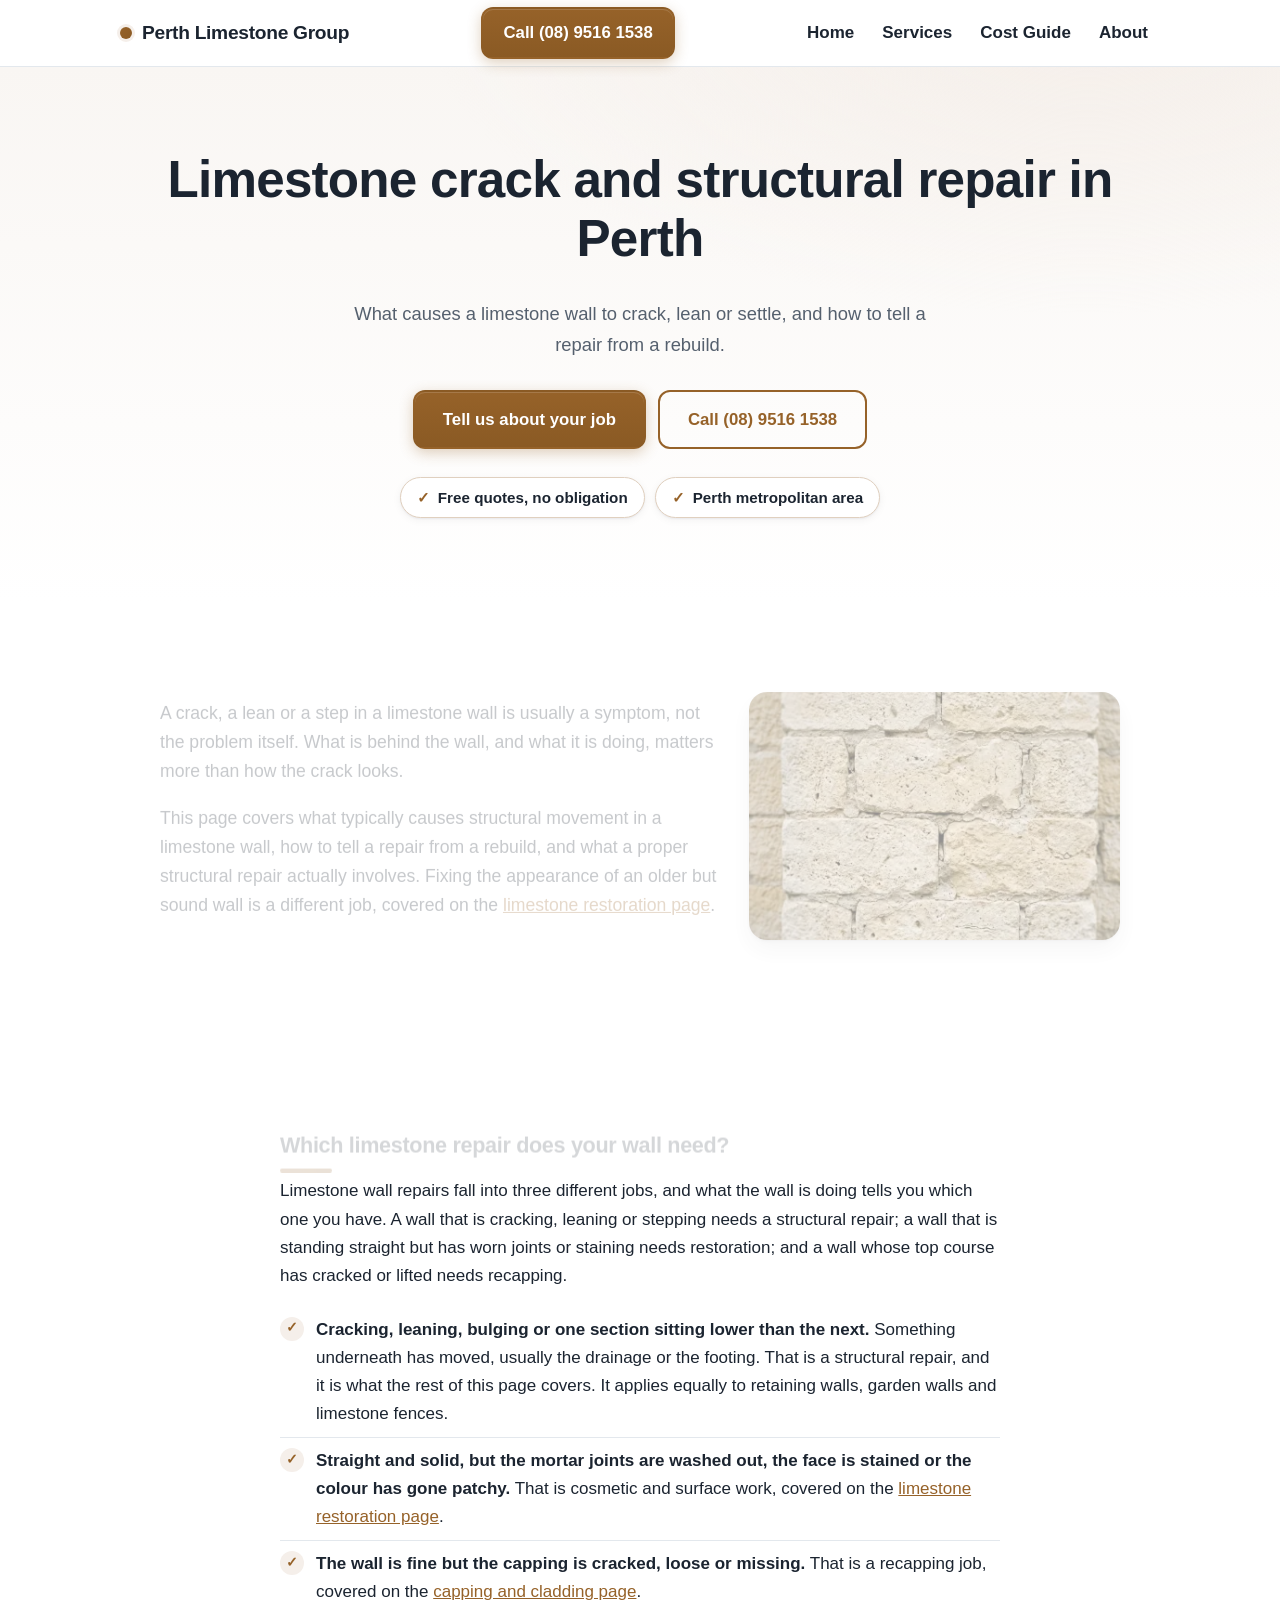
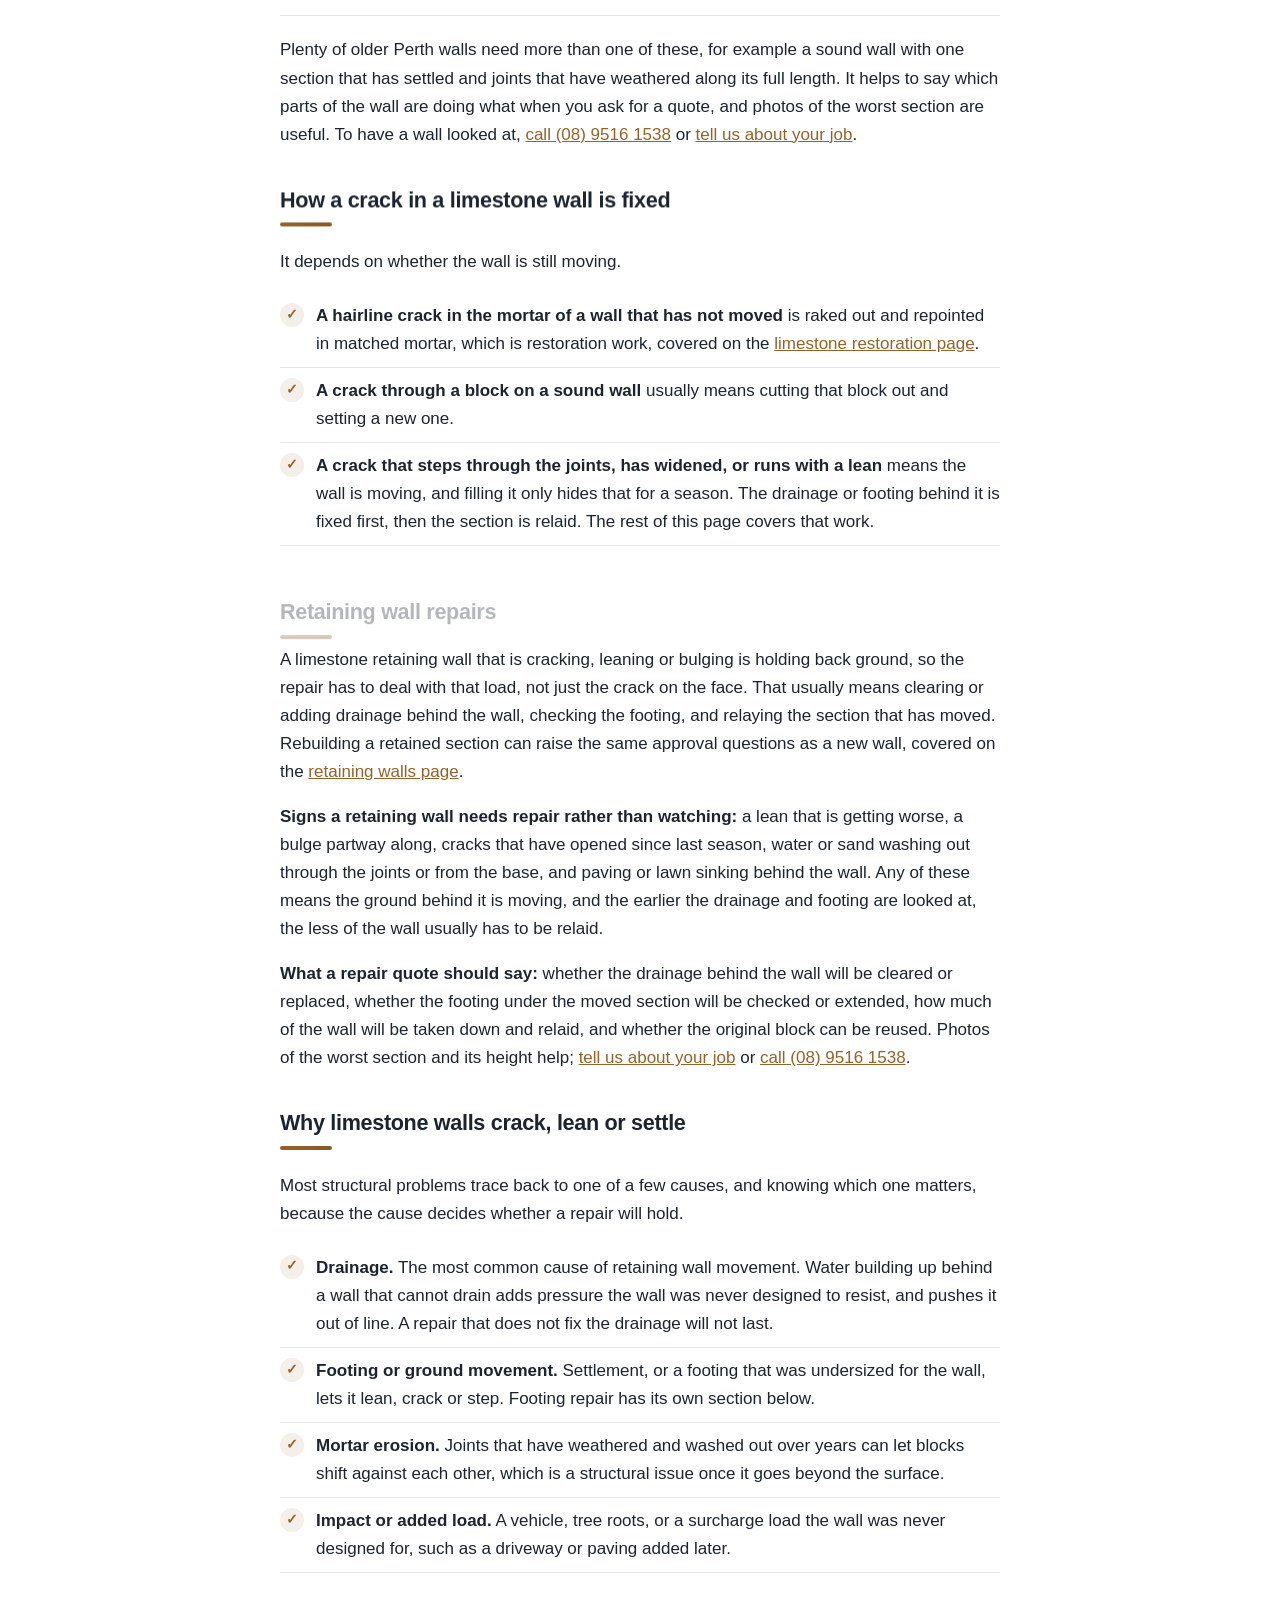
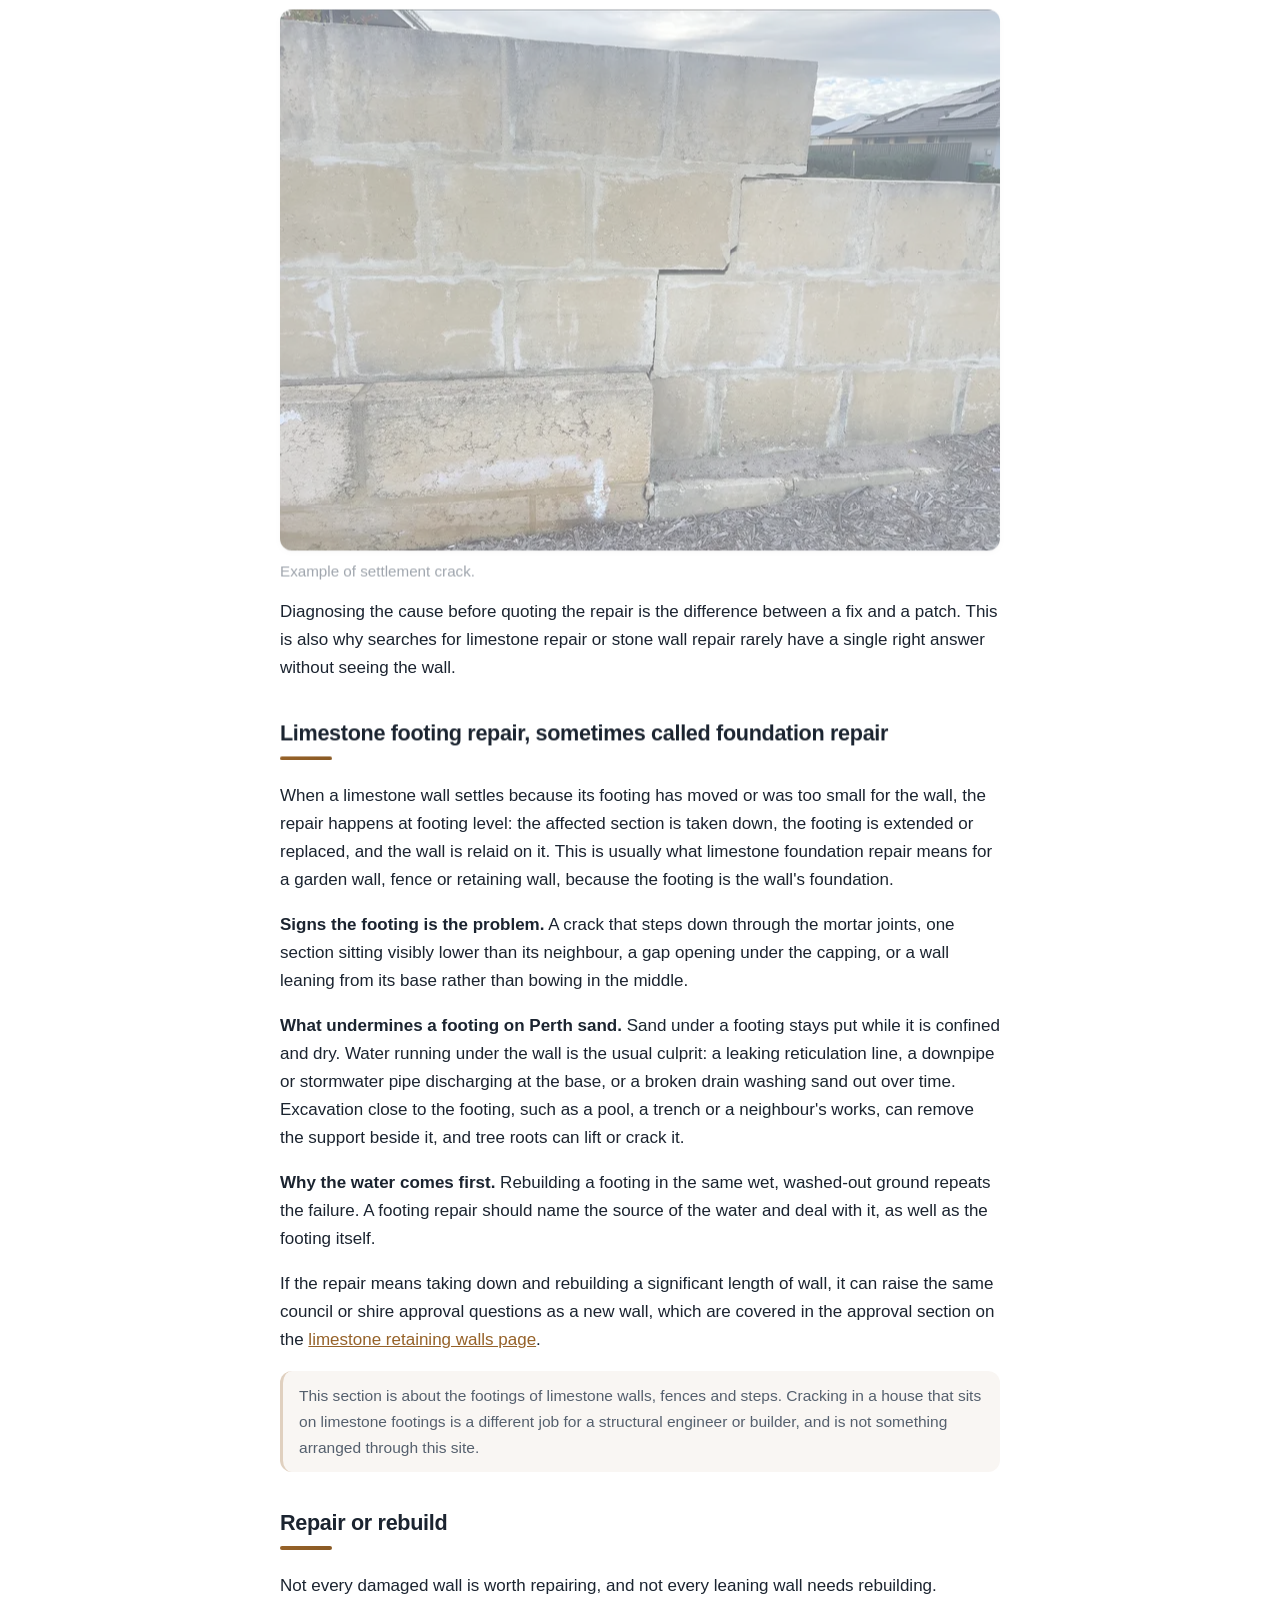
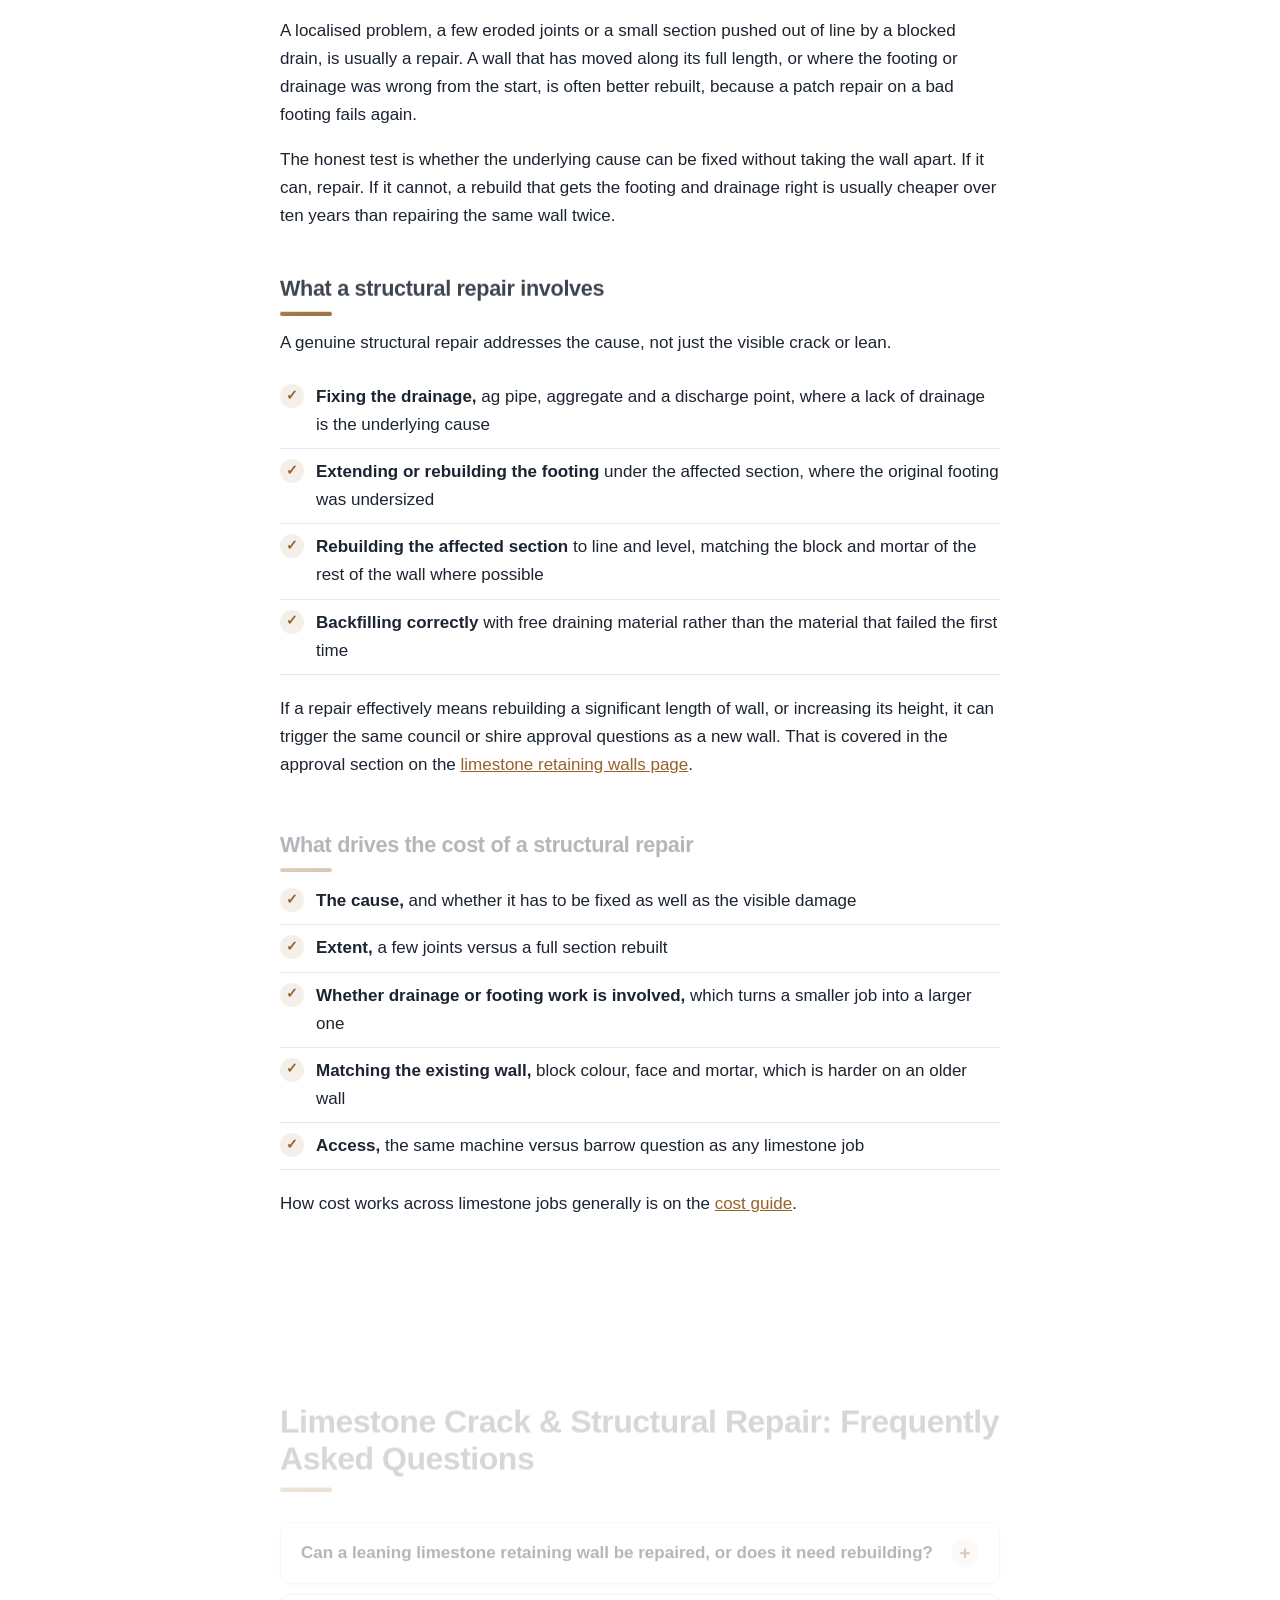
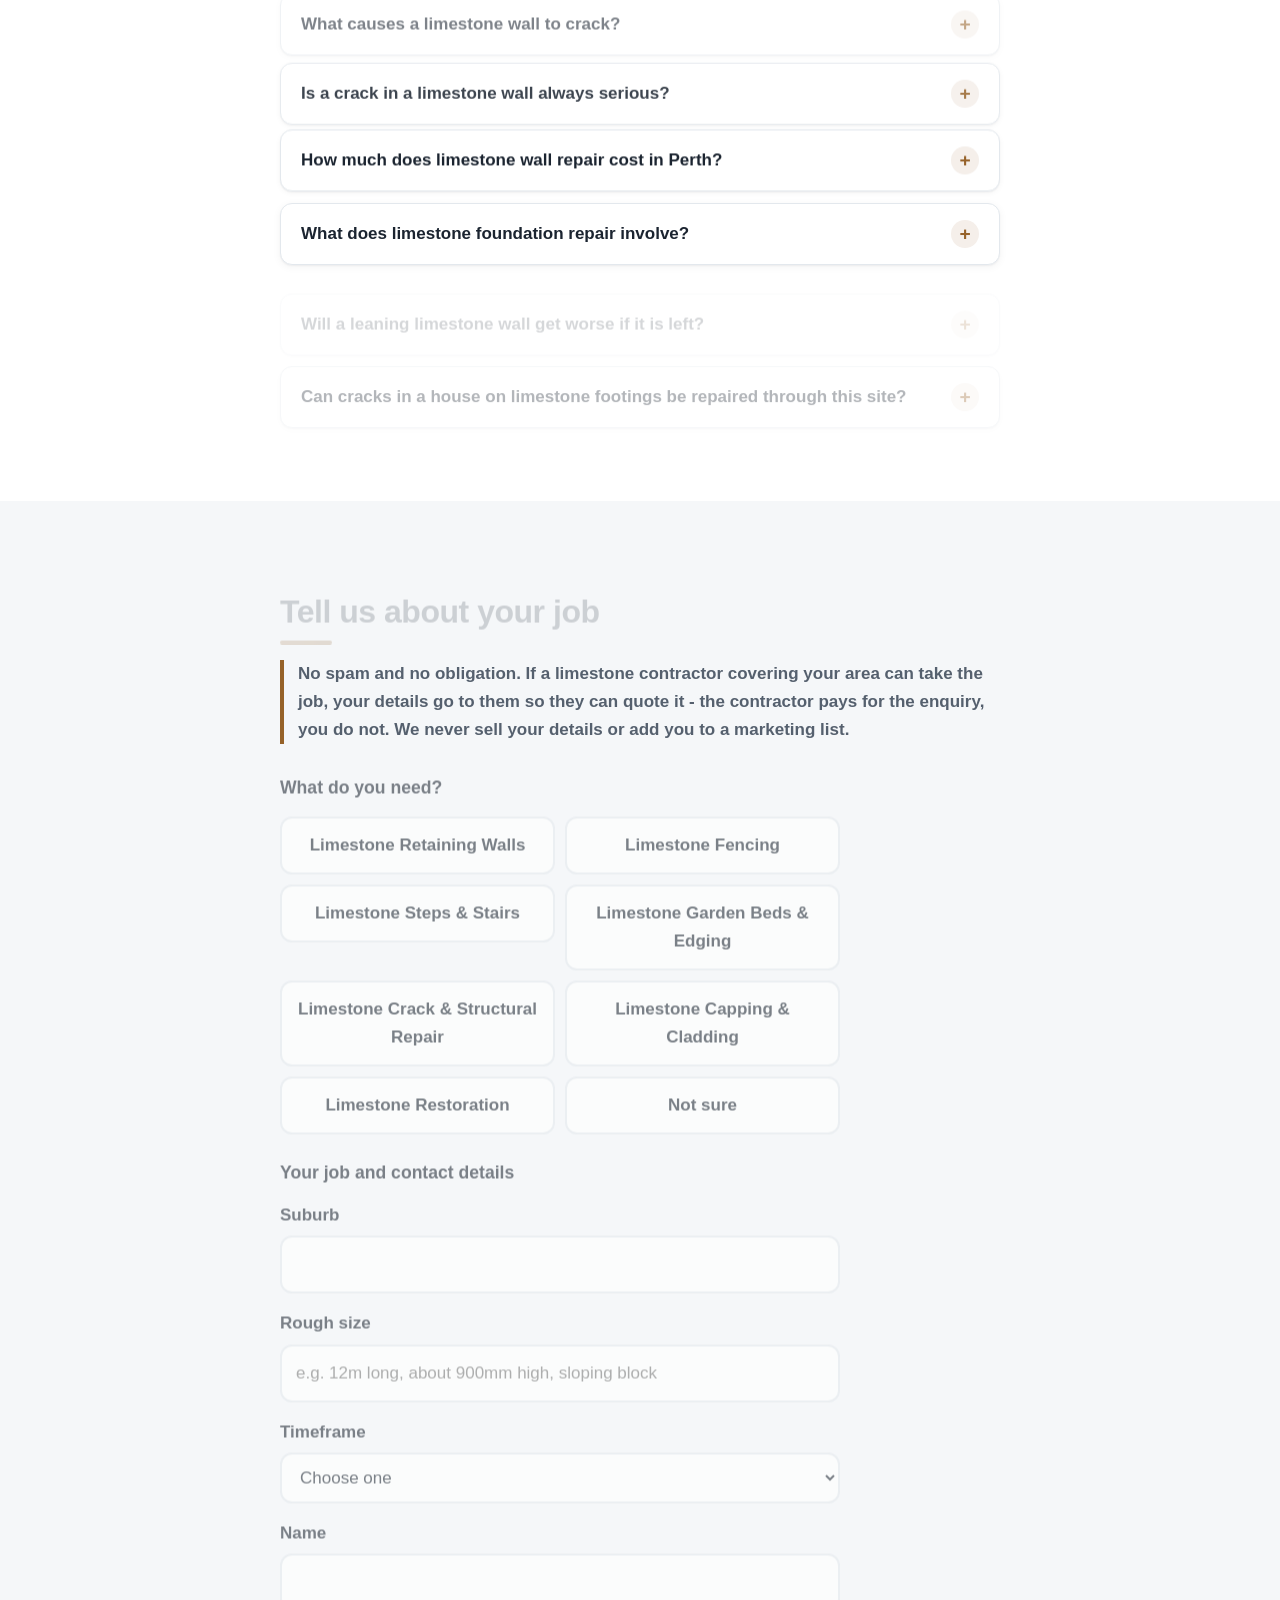
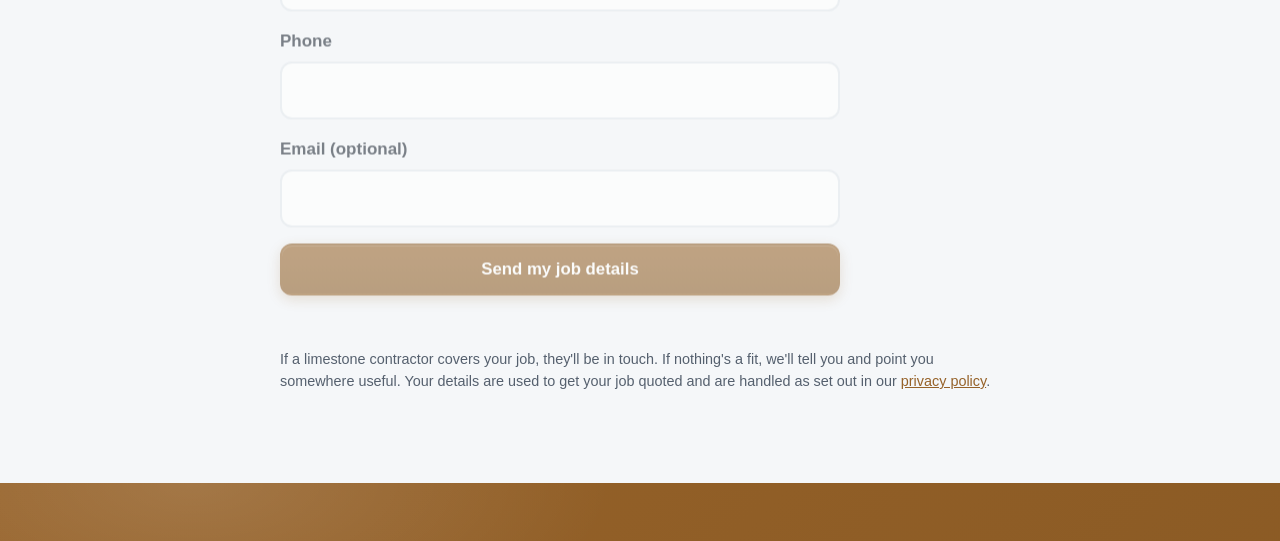
<file: limestone-wall-repairs.html>
<!DOCTYPE html>
<html lang="en">
<head>
  <meta charset="utf-8">
  <meta name="viewport" content="width=device-width, initial-scale=1">
  <title>Page moved | Perth Limestone Group</title>
  <meta name="robots" content="noindex">
  <link rel="canonical" href="https://perthlimestonegroup.com.au/limestone-crack-repair.html">
  <meta http-equiv="refresh" content="0; url=limestone-crack-repair.html">
  <link rel="icon" href="favicon.svg" type="image/svg+xml">
  <style>
    body { font-family: -apple-system, BlinkMacSystemFont, "Segoe UI", Roboto, Arial, sans-serif;
      color: #1b2430; padding: 40px 20px; text-align: center; }
    a { color: #966229; }
  </style>
</head>
<body>
  <p>This page has moved. If you are not redirected automatically,
    <a href="limestone-crack-repair.html">follow this link</a>.</p>
</body>
</html>
</file>
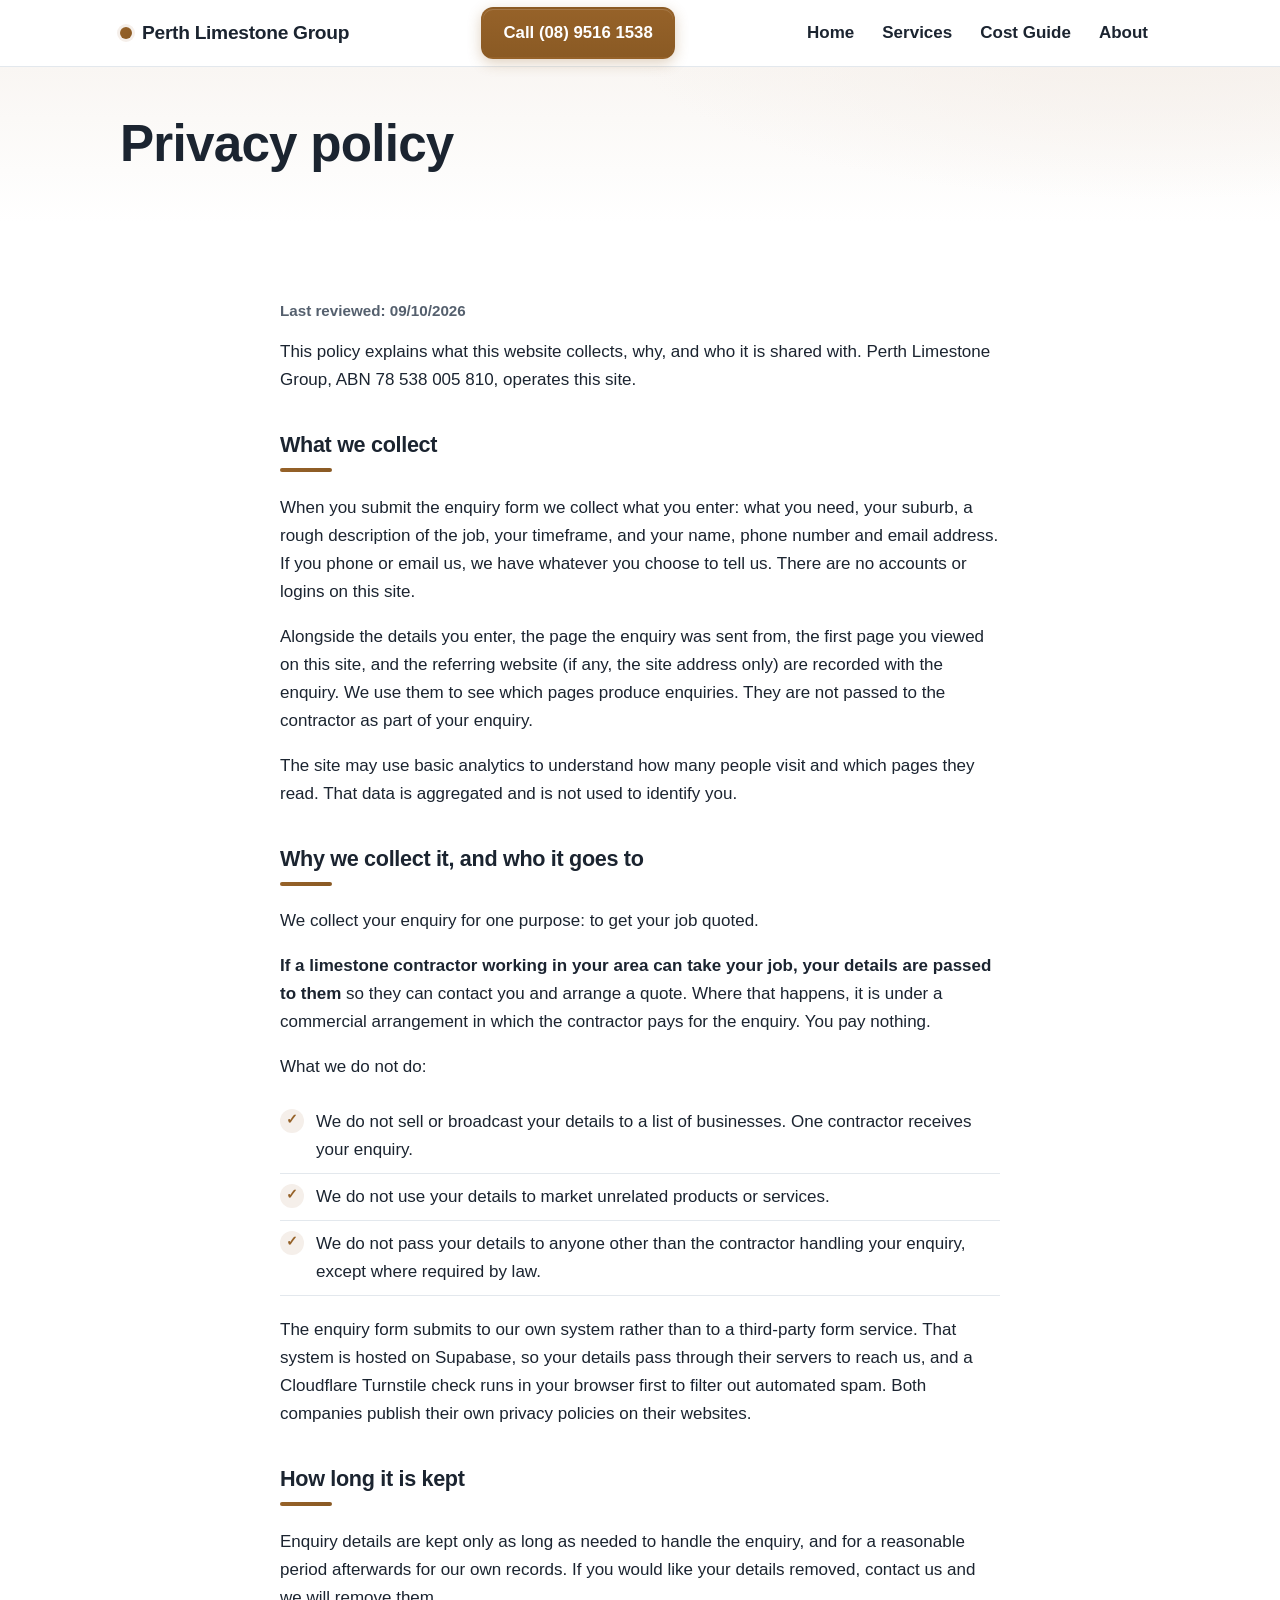
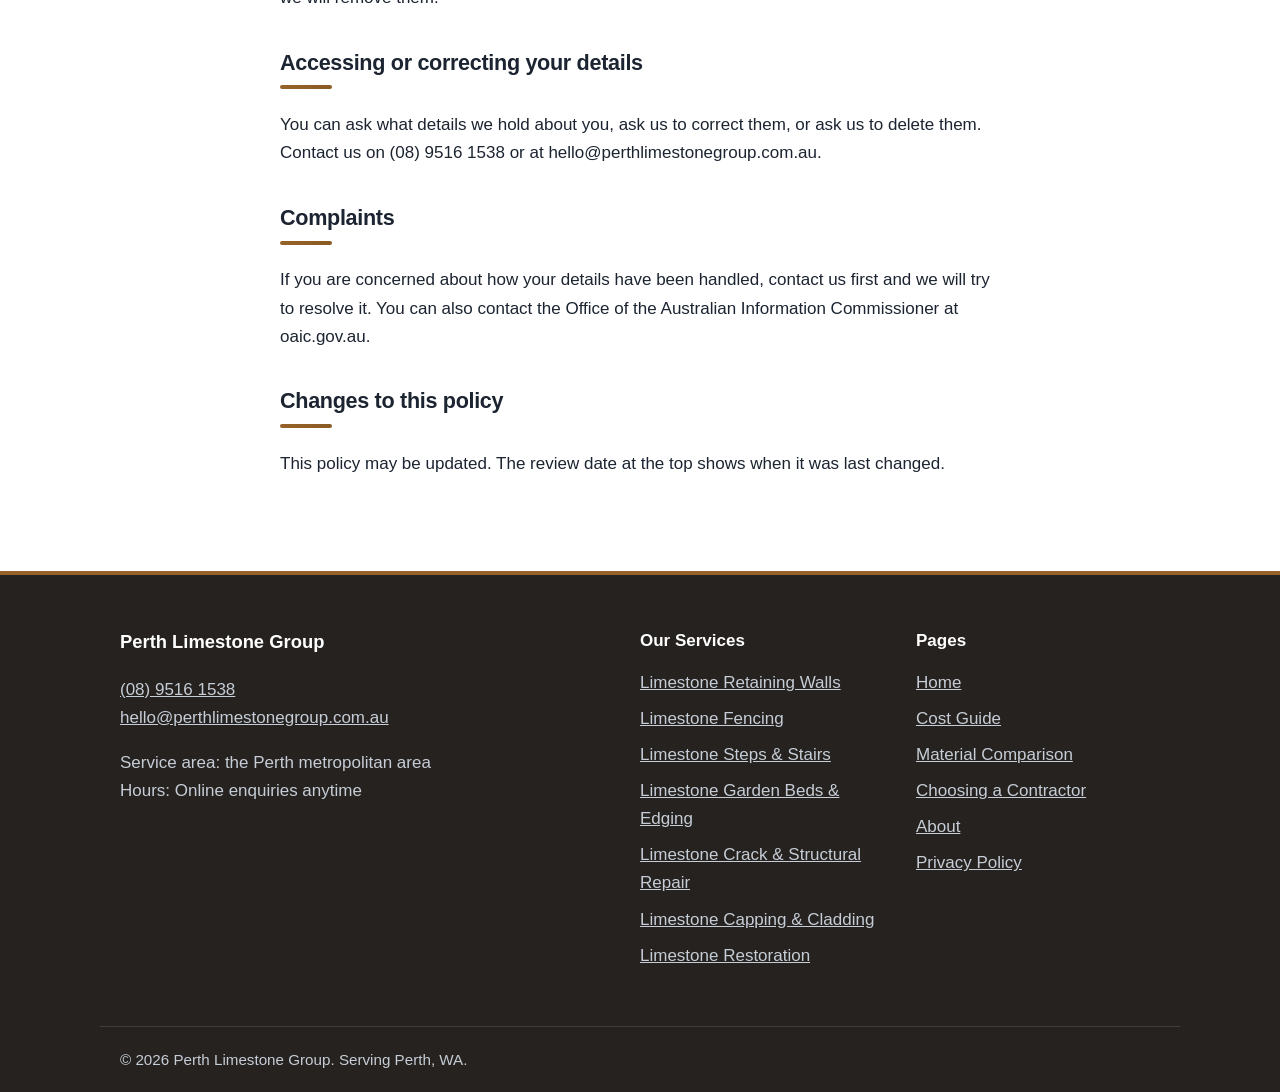
<file: privacy.html>
<!DOCTYPE html>
<html lang="en" data-style="classic" data-pattern="none">
<head>
  <meta charset="utf-8">
  <meta name="viewport" content="width=device-width, initial-scale=1">
  <title>Privacy Policy | Perth Limestone Group</title>
  <meta name="description" content="How Perth Limestone Group collects, uses and shares the details you submit through this website, and how to access, correct or delete them.">
  <meta name="theme-color" content="#966229">
  <link rel="canonical" href="https://perthlimestonegroup.com.au/privacy.html">
  <link rel="icon" href="favicon.svg" type="image/svg+xml">
  <meta property="og:title" content="Privacy Policy | Perth Limestone Group">
  <meta property="og:description" content="How Perth Limestone Group collects, uses and shares the details you submit through this website, and how to access, correct or delete them.">
  <meta property="og:url" content="https://perthlimestonegroup.com.au/privacy.html">
  <meta property="og:type" content="website">
  <meta property="og:image" content="https://perthlimestonegroup.com.au/images/og-image.png">
  <meta property="og:image:width" content="1200">
  <meta property="og:image:height" content="630">
  <meta name="twitter:card" content="summary_large_image">
  <style>:root {
--brand: #0b6e4f;
--brand-dark: #08523b;
--brand-contrast: #ffffff;
--brand-soft: #e7f1ed;          
--brand-softer: #f3f8f6;        
--brand-border: #b6d4c9;        
--brand-glow: rgba(11, 110, 79, 0.30);      
--brand-glow-soft: rgba(11, 110, 79, 0.15); 
--ink: #1b2430;
--muted: #55606e;
--bg: #ffffff;
--surface: #f5f7f9;
--border: #e3e8ed;
--footer-bg: #161d26;           
--footer-ink: #c6cdd6;
--radius: 12px;
--radius-lg: 18px;
--btn-radius: 12px;
--container: 1080px;
--font: -apple-system, BlinkMacSystemFont, "Segoe UI", Roboto, "Helvetica Neue",
Arial, sans-serif;
--font-head: var(--font);
--head-weight: 800;
--head-tracking: -0.015em;
--shadow-sm: 0 1px 2px rgba(16, 24, 32, 0.05), 0 2px 8px rgba(16, 24, 32, 0.05);
--shadow-md: 0 2px 4px rgba(16, 24, 32, 0.05), 0 10px 24px rgba(16, 24, 32, 0.09);
--shadow-lg: 0 4px 8px rgba(16, 24, 32, 0.06), 0 20px 48px rgba(16, 24, 32, 0.14);
--pattern: none;
--pattern-size: auto;
--pattern-ink: rgba(27, 36, 48, 0.06);
}
html[data-style="bold"] {
--radius: 16px;
--radius-lg: 22px;
--btn-radius: 999px;
--head-weight: 900;
--head-tracking: -0.025em;
}
html[data-style="soft"] {
--radius: 22px;
--radius-lg: 30px;
--btn-radius: 999px;
--font-head: ui-rounded, "SF Pro Rounded", "Segoe UI", Roboto, "Helvetica Neue",
Arial, sans-serif;
--border: #e8ecf0;
}
html[data-style="sharp"] {
--radius: 4px;
--radius-lg: 6px;
--btn-radius: 5px;
--head-tracking: -0.01em;
}
html[data-style="elegant"] {
--radius: 8px;
--radius-lg: 12px;
--btn-radius: 8px;
--font-head: "Iowan Old Style", "Palatino Linotype", Palatino, Georgia,
"Times New Roman", serif;
--head-weight: 700;
--head-tracking: 0;
}
html[data-pattern="dots"] {
--pattern: radial-gradient(var(--pattern-ink) 1.5px, transparent 1.5px);
--pattern-size: 26px 26px;
}
html[data-pattern="grid"] {
--pattern: linear-gradient(var(--pattern-ink) 1px, transparent 1px),
linear-gradient(90deg, var(--pattern-ink) 1px, transparent 1px);
--pattern-size: 34px 34px;
}
html[data-pattern="diagonal"] {
--pattern: repeating-linear-gradient(45deg,
var(--pattern-ink) 0 1px, transparent 1px 16px);
}
html[data-pattern="crosshatch"] {
--pattern: repeating-linear-gradient(45deg,
var(--pattern-ink) 0 1px, transparent 1px 14px),
repeating-linear-gradient(-45deg,
var(--pattern-ink) 0 1px, transparent 1px 14px);
}
*, *::before, *::after { box-sizing: border-box; }
html { scroll-behavior: smooth; }
body {
margin: 0;
font-family: var(--font);
font-size: 1.0625rem;
line-height: 1.65;
color: var(--ink);
background: var(--bg);
-webkit-text-size-adjust: 100%;
}
img { max-width: 100%; height: auto; display: block; }
h1, h2, h3 {
font-family: var(--font-head);
font-weight: var(--head-weight);
letter-spacing: var(--head-tracking);
line-height: 1.15;
margin: 0 0 0.6em;
}
h1 { font-size: clamp(2rem, 5.5vw, 3.2rem); }
h2 { font-size: clamp(1.45rem, 3.5vw, 2rem); }
h3 { font-size: 1.15rem; }
html[data-style="sharp"] h2 {
text-transform: uppercase;
letter-spacing: 0.05em;
font-size: clamp(1.25rem, 3vw, 1.6rem);
}
p { margin: 0 0 1em; }
ul, ol { margin: 0 0 1em; padding-left: 1.3em; }
a { color: var(--brand); }
a:hover { color: var(--brand-dark); }
::selection { background: var(--brand); color: var(--brand-contrast); }
:focus-visible {
outline: 3px solid var(--brand);
outline-offset: 2px;
}
[id] { scroll-margin-top: 90px; }
.container {
max-width: var(--container);
margin-inline: auto;
padding-inline: 20px;
}
.container.narrow { max-width: 760px; }
.center { text-align: center; }
.skip-link {
position: absolute;
left: -9999px;
top: 0;
background: var(--brand);
color: var(--brand-contrast);
padding: 10px 16px;
z-index: 100;
}
.skip-link:focus { left: 0; }
noscript .noscript-warning {
display: block;
padding: 16px 20px;
background: #fff3cd;
color: #5c4400;
text-align: center;
}
.btn {
display: inline-block;
padding: 14px 28px;
border-radius: var(--btn-radius);
font-weight: 700;
font-size: 1.05rem;
text-decoration: none;
text-align: center;
border: 2px solid transparent;
cursor: pointer;
transition: background-color 0.18s ease, color 0.18s ease,
box-shadow 0.18s ease, transform 0.18s ease,
border-color 0.18s ease;
}
.btn:active { transform: translateY(1px); }
.btn-primary {
background: linear-gradient(180deg, var(--brand), var(--brand-dark));
color: var(--brand-contrast);
box-shadow: 0 4px 14px var(--brand-glow), inset 0 1px 0 rgba(255, 255, 255, 0.15);
}
.btn-primary:hover {
background: var(--brand-dark);
color: var(--brand-contrast);
box-shadow: 0 8px 22px var(--brand-glow);
transform: translateY(-2px);
}
.btn-outline {
background: transparent;
color: var(--brand);
border-color: var(--brand);
}
.btn-outline:hover {
background: var(--brand);
color: var(--brand-contrast);
box-shadow: 0 6px 18px var(--brand-glow-soft);
transform: translateY(-2px);
}
.btn-invert {
background: var(--brand-contrast);
color: var(--brand);
box-shadow: 0 4px 16px rgba(0, 0, 0, 0.18);
}
.btn-invert:hover {
background: var(--bg);
color: var(--brand-dark);
transform: translateY(-2px);
box-shadow: 0 8px 24px rgba(0, 0, 0, 0.22);
}
.btn-block { display: block; width: 100%; }
.text-link { font-weight: 700; }
html[data-style="sharp"] .btn-primary {
background: var(--brand);
box-shadow: 4px 4px 0 var(--brand-glow-soft);
}
html[data-style="sharp"] .btn-primary:hover {
background: var(--brand-dark);
box-shadow: 6px 6px 0 var(--brand-glow-soft);
transform: translate(-2px, -2px);
}
#site-header {
border-bottom: 1px solid var(--border);
background: rgba(255, 255, 255, 0.86);
-webkit-backdrop-filter: blur(12px);
backdrop-filter: blur(12px);
position: sticky;
top: 0;
z-index: 50;
transition: box-shadow 0.25s ease;
}
#site-header.scrolled { box-shadow: 0 4px 24px rgba(16, 24, 32, 0.09); }
.header-inner {
display: flex;
align-items: center;
justify-content: space-between;
gap: 16px;
min-height: 66px;
flex-wrap: wrap;
}
.logo {
display: inline-flex;
align-items: center;
gap: 10px;
font-family: var(--font-head);
font-weight: var(--head-weight);
font-size: 1.2rem;
letter-spacing: var(--head-tracking);
color: var(--ink);
text-decoration: none;
padding-block: 12px;
}
.logo::before {
content: "";
flex: none;
width: 12px;
height: 12px;
border-radius: 50%;
background: linear-gradient(135deg, var(--brand), var(--brand-dark));
box-shadow: 0 0 0 3px var(--brand-soft);
}
html[data-style="sharp"] .logo::before { border-radius: 2px; }
html[data-style="elegant"] .logo::before { border-radius: 50%; width: 9px; height: 9px; }
.header-actions {
display: flex;
align-items: center;
gap: 8px;
}
.nav-toggle {
display: inline-flex;
flex-direction: column;
gap: 5px;
background: none;
border: 0;
padding: 10px;
cursor: pointer;
}
.nav-toggle span {
width: 24px;
height: 3px;
background: var(--ink);
border-radius: 2px;
}
.site-nav {
display: none;
width: 100%;
padding-bottom: 16px;
}
.site-nav.open { display: block; }
.site-nav ul {
list-style: none;
margin: 0 0 12px;
padding: 0;
}
.site-nav li a {
display: block;
padding: 10px 4px;
color: var(--ink);
text-decoration: none;
font-weight: 600;
border-bottom: 1px solid var(--border);
}
.site-nav li a.active,
.site-nav li a:hover { color: var(--brand); }
.nav-phone { white-space: nowrap; }
@media (min-width: 800px) {
.nav-toggle { display: none; }
.site-nav {
display: flex !important;
align-items: center;
gap: 8px;
width: auto;
padding-bottom: 0;
}
.site-nav ul {
display: flex;
gap: 4px;
margin: 0;
}
.site-nav li a {
border-bottom: 0;
padding: 8px 12px;
position: relative;
}
.site-nav li a::after {
content: "";
position: absolute;
left: 12px;
right: 12px;
bottom: 2px;
height: 2px;
border-radius: 2px;
background: linear-gradient(90deg, var(--brand), var(--brand-dark));
transform: scaleX(0);
transform-origin: left;
transition: transform 0.2s ease;
}
.site-nav li a:hover::after,
.site-nav li a.active::after { transform: scaleX(1); }
.nav-phone { margin-left: 12px; padding: 10px 20px; }
}
.hero {
position: relative;
overflow: hidden;
background:
radial-gradient(1100px 500px at 85% -10%, var(--brand-soft), transparent 60%),
linear-gradient(180deg, var(--brand-softer), var(--bg));
padding-block: 60px;
text-align: center;
}
.hero::before {
content: "";
position: absolute;
inset: 0;
pointer-events: none;
background-image: var(--pattern);
background-size: var(--pattern-size);
-webkit-mask-image: linear-gradient(180deg, #000 55%, transparent);
mask-image: linear-gradient(180deg, #000 55%, transparent);
}
.hero .container { position: relative; }
.hero-sub {
font-size: 1.15rem;
color: var(--muted);
max-width: 620px;
margin: 0 auto 1.6em;
}
.hero-actions {
display: flex;
flex-direction: column;
gap: 12px;
align-items: center;
margin-bottom: 28px;
}
.value-props {
list-style: none;
margin: 0;
padding: 0;
display: flex;
flex-wrap: wrap;
justify-content: center;
gap: 10px;
}
.value-props li {
display: inline-flex;
align-items: center;
gap: 8px;
padding: 7px 16px;
border-radius: 999px;
background: var(--bg);
border: 1px solid var(--brand-border);
box-shadow: var(--shadow-sm);
color: var(--ink);
font-weight: 600;
font-size: 0.95rem;
}
.value-props li::before {
content: "\2713";
color: var(--brand);
font-weight: 800;
}
html[data-style="sharp"] .value-props li { border-radius: var(--radius); }
@media (min-width: 640px) {
.hero { padding-block: 84px; }
.hero-actions { flex-direction: row; justify-content: center; }
}
.hero-grid {
display: grid;
gap: 40px;
grid-template-columns: 1fr;
align-items: center;
}
.hero-media { position: relative; }
.hero-img {
position: relative;
border-radius: var(--radius-lg);
width: 100%;
max-width: 520px;
margin-inline: auto;
box-shadow: var(--shadow-lg);
}
@media (min-width: 900px) {
.hero.has-media .hero-grid { grid-template-columns: 1.1fr 0.9fr; }
.hero.has-media { text-align: left; }
.hero.has-media .hero-sub { margin-inline: 0; }
.hero.has-media .hero-actions { justify-content: flex-start; }
.hero.has-media .value-props { justify-content: flex-start; }
.hero.has-media .hero-img { margin-inline: 0 0; max-width: 100%; }
}
html[data-style="bold"] .hero {
background: linear-gradient(135deg, var(--brand) 0%, var(--brand-dark) 100%);
color: var(--brand-contrast);
--pattern-ink: rgba(255, 255, 255, 0.12);
clip-path: polygon(0 0, 100% 0, 100% calc(100% - 3rem), 0 100%);
padding-bottom: calc(60px + 3rem);
}
@media (min-width: 640px) {
html[data-style="bold"] .hero { padding-bottom: calc(84px + 3rem); }
}
html[data-style="bold"] .hero-sub { color: rgba(255, 255, 255, 0.88); }
html[data-style="bold"] .hero .btn-primary {
background: var(--brand-contrast);
color: var(--brand);
box-shadow: 0 6px 20px rgba(0, 0, 0, 0.22);
}
html[data-style="bold"] .hero .btn-primary:hover { color: var(--brand-dark); }
html[data-style="bold"] .hero .btn-outline {
color: var(--brand-contrast);
border-color: rgba(255, 255, 255, 0.65);
}
html[data-style="bold"] .hero .btn-outline:hover {
background: rgba(255, 255, 255, 0.14);
border-color: var(--brand-contrast);
color: var(--brand-contrast);
}
html[data-style="bold"] .hero .value-props li {
background: rgba(255, 255, 255, 0.12);
border-color: rgba(255, 255, 255, 0.28);
color: var(--brand-contrast);
box-shadow: none;
}
html[data-style="bold"] .hero .value-props li::before { color: var(--brand-contrast); }
html[data-style="bold"] .hero-media::before {
content: "";
position: absolute;
inset: 20px -20px -20px 20px;
border-radius: var(--radius-lg);
background: rgba(255, 255, 255, 0.14);
}
html[data-style="soft"] .hero {
background: var(--brand-soft);
border-radius: 0 0 3rem 3rem;
}
html[data-style="soft"] .hero-img {
border-radius: 38% 62% 63% 37% / 41% 44% 56% 59%;
box-shadow: 0 24px 48px var(--brand-glow-soft);
}
html[data-style="soft"] .value-props li { border-color: var(--border); }
html[data-style="sharp"] .hero {
background: var(--bg);
border-bottom: 3px solid var(--ink);
}
html[data-style="sharp"] .hero::before {
-webkit-mask-image: none;
mask-image: none;
}
html[data-style="sharp"] .hero-img {
border-radius: 0;
box-shadow: 10px 10px 0 var(--brand);
max-width: calc(100% - 10px);
}
html[data-style="elegant"] .hero {
background: linear-gradient(180deg, var(--brand-softer), var(--bg));
border-bottom: 1px solid var(--border);
}
html[data-style="elegant"] .hero-media {
padding: 12px;
background: var(--bg);
border: 1px solid var(--border);
border-radius: var(--radius-lg);
box-shadow: var(--shadow-md);
max-width: 544px;
margin-inline: auto;
}
html[data-style="elegant"] .hero-img { box-shadow: none; border-radius: var(--radius); }
.section { padding-block: 60px; }
.section-alt { background: var(--surface); }
html[data-style="soft"] .section-alt { background: var(--brand-softer); }
@media (min-width: 800px) {
.section { padding-block: 76px; }
}
.section h2 {
position: relative;
padding-bottom: 14px;
margin-bottom: 1em;
}
.section h2::after {
content: "";
position: absolute;
left: 0;
bottom: 0;
width: 52px;
height: 4px;
border-radius: 999px;
background: linear-gradient(90deg, var(--brand), var(--brand-dark));
}
html[data-style="sharp"] .section h2::after { border-radius: 0; height: 5px; }
html[data-style="elegant"] .section h2::after {
height: 2px;
width: 64px;
background: var(--brand);
}
.page-head {
position: relative;
overflow: hidden;
background:
radial-gradient(900px 300px at 90% -30%, var(--brand-soft), transparent 60%),
linear-gradient(180deg, var(--brand-softer), var(--bg));
padding-block: 48px;
}
.page-head::before {
content: "";
position: absolute;
inset: 0;
pointer-events: none;
background-image: var(--pattern);
background-size: var(--pattern-size);
-webkit-mask-image: linear-gradient(180deg, #000 40%, transparent);
mask-image: linear-gradient(180deg, #000 40%, transparent);
}
.page-head .container { position: relative; }
.page-head h1 { margin-bottom: 0; }
html[data-style="bold"] .page-head {
background: linear-gradient(135deg, var(--brand), var(--brand-dark));
color: var(--brand-contrast);
--pattern-ink: rgba(255, 255, 255, 0.12);
}
html[data-style="sharp"] .page-head { border-bottom: 3px solid var(--ink); }
.lead { font-size: 1.1rem; }
.grid-3, .grid-2 {
display: grid;
gap: 22px;
grid-template-columns: 1fr;
}
@media (min-width: 640px) {
.grid-3 { grid-template-columns: repeat(2, 1fr); }
}
@media (min-width: 900px) {
.grid-3 { grid-template-columns: repeat(3, 1fr); }
.grid-2 { grid-template-columns: repeat(2, 1fr); gap: 48px; }
}
.card {
position: relative;
overflow: hidden;
background: var(--bg);
border: 1px solid var(--border);
border-radius: var(--radius);
padding: 26px;
display: flex;
flex-direction: column;
box-shadow: var(--shadow-sm);
transition: transform 0.22s ease, box-shadow 0.22s ease, border-color 0.22s ease;
}
.card::before {
content: "";
position: absolute;
top: 0;
left: 0;
right: 0;
height: 4px;
background: linear-gradient(90deg, var(--brand), var(--brand-dark));
transform: scaleX(0);
transform-origin: left;
transition: transform 0.25s ease;
}
.card:hover {
transform: translateY(-5px);
box-shadow: var(--shadow-md), 0 12px 28px var(--brand-glow-soft);
border-color: var(--brand-border);
}
.card:hover::before { transform: scaleX(1); }
.card h3 a { color: var(--ink); text-decoration: none; }
.card h3 a:hover { color: var(--brand); }
.card p { flex: 1; color: var(--muted); }
.card-link { font-weight: 700; text-decoration: none; }
.card-link:hover { text-decoration: underline; text-underline-offset: 3px; }
html[data-style="sharp"] .card {
border-color: var(--ink);
box-shadow: 6px 6px 0 var(--brand-soft);
}
html[data-style="sharp"] .card:hover {
transform: translate(-2px, -2px);
box-shadow: 9px 9px 0 var(--brand-soft);
border-color: var(--ink);
}
html[data-style="sharp"] .card::before { transform: scaleX(1); }
.area-links {
list-style: none;
margin: 0;
padding: 0;
display: flex;
flex-wrap: wrap;
gap: 10px;
}
.area-links a {
display: block;
padding: 10px 20px;
border: 1px solid var(--border);
border-radius: 999px;
background: var(--bg);
color: var(--ink);
font-weight: 600;
text-decoration: none;
box-shadow: var(--shadow-sm);
transition: border-color 0.18s ease, color 0.18s ease,
transform 0.18s ease, box-shadow 0.18s ease;
}
.area-links a:hover {
border-color: var(--brand);
color: var(--brand);
transform: translateY(-2px);
box-shadow: 0 6px 16px var(--brand-glow-soft);
}
html[data-style="sharp"] .area-links a { border-radius: var(--radius); }
.steps {
list-style: none;
margin: 0;
padding: 0;
display: grid;
gap: 30px;
grid-template-columns: 1fr;
counter-reset: step;
}
@media (min-width: 800px) {
.steps { grid-template-columns: repeat(3, 1fr); }
.step { position: relative; }
.step:not(:last-child)::after {
content: "";
position: absolute;
top: 26px;
left: 68px;
right: -14px;
border-top: 2px dashed var(--brand-border);
}
}
.step-num {
position: relative;
z-index: 1;
display: inline-flex;
align-items: center;
justify-content: center;
width: 52px;
height: 52px;
border-radius: 50%;
background: linear-gradient(135deg, var(--brand), var(--brand-dark));
color: var(--brand-contrast);
font-weight: 800;
font-size: 1.2rem;
margin-bottom: 12px;
box-shadow: 0 8px 18px var(--brand-glow-soft), inset 0 1px 0 rgba(255, 255, 255, 0.2);
}
html[data-style="sharp"] .step-num { border-radius: var(--radius); }
.step-num svg {
width: 24px;
height: 24px;
}
.step-label {
display: block;
font-size: 0.85rem;
font-weight: 800;
letter-spacing: 0.07em;
text-transform: uppercase;
color: var(--brand);
margin-bottom: 4px;
}
.how-it-works.compact { padding-block: 44px; }
.how-it-works.compact .step p { color: var(--muted); font-size: 0.97rem; }
.check-list {
list-style: none;
padding: 0;
}
.check-list li {
padding: 9px 0 9px 36px;
position: relative;
border-bottom: 1px solid var(--border);
}
.check-list li::before {
content: "\2713";
position: absolute;
left: 0;
top: 10px;
width: 24px;
height: 24px;
display: inline-flex;
align-items: center;
justify-content: center;
border-radius: 50%;
background: var(--brand-soft);
color: var(--brand);
font-weight: 800;
font-size: 0.85rem;
}
html[data-style="sharp"] .check-list li::before { border-radius: 4px; }
.intro-grid {
display: grid;
gap: 32px;
grid-template-columns: 1fr;
align-items: center;
max-width: 1000px;
}
.service-img {
border-radius: var(--radius-lg);
width: 100%;
max-width: 520px;
margin-inline: auto;
box-shadow: var(--shadow-md);
}
html[data-style="soft"] .service-img {
border-radius: 58% 42% 40% 60% / 55% 48% 52% 45%;
}
html[data-style="sharp"] .service-img {
border-radius: 0;
box-shadow: 8px 8px 0 var(--brand);
max-width: calc(100% - 8px);
}
html[data-style="elegant"] .intro-media {
padding: 10px;
background: var(--bg);
border: 1px solid var(--border);
border-radius: var(--radius-lg);
box-shadow: var(--shadow-sm);
max-width: 540px;
margin-inline: auto;
}
html[data-style="elegant"] .service-img { box-shadow: none; border-radius: var(--radius); }
@media (min-width: 900px) {
.intro-grid { grid-template-columns: 1.2fr 0.8fr; }
.service-img { max-width: 100%; }
html[data-style="sharp"] .service-img { max-width: calc(100% - 8px); }
}
.price-note {
background: linear-gradient(180deg, var(--brand-softer), var(--bg));
border: 1px solid var(--brand-border);
border-left: 4px solid var(--brand);
border-radius: var(--radius);
padding: 18px 20px;
font-size: 1.02rem;
box-shadow: var(--shadow-sm);
}
.faq-item {
border: 1px solid var(--border);
border-radius: var(--radius);
background: var(--bg);
margin-bottom: 12px;
box-shadow: var(--shadow-sm);
transition: border-color 0.2s ease, box-shadow 0.2s ease;
}
.faq-item[open] {
border-color: var(--brand-border);
box-shadow: var(--shadow-md);
}
.faq-item summary {
display: flex;
align-items: center;
justify-content: space-between;
gap: 16px;
padding: 16px 20px;
font-weight: 700;
cursor: pointer;
list-style: none;
}
.faq-item summary::-webkit-details-marker { display: none; }
.faq-item summary::after {
content: "+";
flex: none;
display: inline-flex;
align-items: center;
justify-content: center;
width: 28px;
height: 28px;
border-radius: 50%;
background: var(--brand-soft);
color: var(--brand);
font-weight: 700;
font-size: 1.2rem;
line-height: 1;
transition: transform 0.25s ease;
}
.faq-item[open] summary::after { transform: rotate(45deg); }
html[data-style="sharp"] .faq-item summary::after { border-radius: 4px; }
.faq-item summary:hover { color: var(--brand); }
.faq-answer { padding: 0 20px 4px; color: var(--muted); }
.cta-band {
position: relative;
overflow: hidden;
background: linear-gradient(135deg, var(--brand) 0%, var(--brand-dark) 100%);
color: var(--brand-contrast);
text-align: center;
padding-block: 64px;
--pattern-ink: rgba(255, 255, 255, 0.1);
}
.cta-band::before {
content: "";
position: absolute;
inset: 0;
pointer-events: none;
background-image: var(--pattern);
background-size: var(--pattern-size);
}
.cta-band::after {
content: "";
position: absolute;
inset: 0;
pointer-events: none;
background: radial-gradient(600px 260px at 15% 0%, rgba(255, 255, 255, 0.14), transparent 70%);
}
.cta-band .container { position: relative; z-index: 1; }
.cta-band a:not(.btn) {
color: var(--brand-contrast);
font-weight: 800;
}
.cta-band p { font-size: 1.1rem; margin-bottom: 1.4em; }
html[data-style="sharp"] .cta-band { background: var(--brand); }
.testimonial {
margin: 0;
background: var(--surface);
border: 1px solid var(--border);
border-radius: var(--radius);
padding: 26px;
box-shadow: var(--shadow-sm);
}
.testimonial blockquote { margin: 0 0 12px; font-style: italic; }
.testimonial blockquote::before {
content: "\201C";
display: block;
font-family: Georgia, serif;
font-size: 2.6rem;
line-height: 0.6;
color: var(--brand);
margin-bottom: 10px;
}
.testimonial figcaption { font-weight: 700; }
.photo { margin: 0; }
.photo img { border-radius: var(--radius); box-shadow: var(--shadow-sm); }
.photo figcaption { color: var(--muted); font-size: 0.95rem; margin-top: 8px; }
.contact-lines {
background: var(--brand-softer);
border: 1px solid var(--border);
border-radius: var(--radius);
padding: 20px 24px;
line-height: 2;
}
.reassurance {
font-weight: 600;
color: var(--muted);
border-left: 4px solid var(--brand);
padding-left: 14px;
}
#quote-form { max-width: 560px; }
.form-step {
border: 0;
padding: 0;
margin: 0 0 24px;
}
.form-step legend {
font-weight: 700;
font-size: 1.1rem;
margin-bottom: 14px;
padding: 0;
}
.service-options {
display: grid;
gap: 10px;
grid-template-columns: 1fr;
}
@media (min-width: 560px) {
.service-options { grid-template-columns: repeat(2, 1fr); }
}
.service-option {
display: block;
cursor: pointer;
}
.service-option input {
position: absolute;
opacity: 0;
}
.service-option span {
display: block;
padding: 13px 16px;
border: 2px solid var(--border);
border-radius: var(--radius);
background: var(--bg);
font-weight: 600;
text-align: center;
transition: border-color 0.15s ease, background-color 0.15s ease,
color 0.15s ease, box-shadow 0.15s ease;
}
.service-option span:hover { border-color: var(--brand-border); }
.service-option input:checked + span {
border-color: var(--brand);
background: var(--brand);
color: var(--brand-contrast);
box-shadow: 0 4px 14px var(--brand-glow-soft);
}
.service-option input:focus-visible + span {
outline: 3px solid var(--brand);
outline-offset: 2px;
}
.form-field { margin-bottom: 16px; }
.form-field label {
display: block;
font-weight: 700;
margin-bottom: 6px;
}
.form-field input,
.form-field select {
width: 100%;
padding: 13px 14px;
font: inherit;
color: var(--ink);
border: 2px solid var(--border);
border-radius: var(--radius);
background: var(--bg);
transition: border-color 0.15s ease, box-shadow 0.15s ease;
}
.form-field input:focus,
.form-field select:focus {
border-color: var(--brand);
box-shadow: 0 0 0 4px var(--brand-glow-soft);
outline: none;
}
.form-note {
margin-top: 14px;
font-size: 0.9rem;
color: var(--muted);
line-height: 1.5;
}
.form-status { font-weight: 600; min-height: 1.5em; }
.form-status.error { color: #b3261e; }
.form-status.success {
color: var(--brand-dark);
font-size: 1.15rem;
}
.prose h2 { margin-top: 1.8em; font-size: 1.3rem; }
.guide h2 { margin-top: 1.8em; font-size: 1.35rem; }
.guide h3 { margin-top: 1.3em; font-size: 1.1rem; }
.guide p { margin-bottom: 1em; }
.guide .lead + .lead { margin-top: -0.4em; }
.guide .check-list,
.guide .guide-steps { margin: 0.4em 0 1.2em; }
.guide-byline,
.guide-reviewed {
color: var(--muted);
font-size: 0.95rem;
margin-bottom: 0.4em;
}
.guide-byline { font-style: italic; }
.guide-reviewed { font-weight: 700; }
.guide-steps {
padding-left: 1.2em;
}
.guide-steps li { margin-bottom: 0.6em; }
.guide-note {
background: var(--brand-softer);
border-left: 3px solid var(--brand-border);
border-radius: var(--radius);
padding: 12px 16px;
color: var(--muted);
font-size: 0.97rem;
}
.guide-figure { margin: 1.4em 0 1.6em; }
.table-wrap {
overflow-x: auto;
margin: 1.2em 0 1.6em;
border: 1px solid var(--border);
border-radius: var(--radius);
}
.guide-table {
border-collapse: collapse;
width: 100%;
min-width: 560px;
font-size: 0.92rem;
}
.guide-table th,
.guide-table td {
border-bottom: 1px solid var(--border);
border-right: 1px solid var(--border);
padding: 9px 12px;
text-align: left;
vertical-align: top;
}
.guide-table th:last-child,
.guide-table td:last-child { border-right: none; }
.guide-table tbody tr:last-child td { border-bottom: none; }
.guide-table thead th {
background: var(--brand-soft);
color: var(--ink);
font-weight: 700;
position: sticky;
top: 0;
}
.guide-table tbody tr:nth-child(even) { background: var(--brand-softer); }
#site-footer {
background: var(--footer-bg);
color: var(--footer-ink);
margin-top: 0;
border-top: 4px solid var(--brand);
}
.footer-grid {
display: grid;
gap: 32px;
grid-template-columns: 1fr;
padding-block: 52px;
}
@media (min-width: 800px) {
.footer-grid { grid-template-columns: 2fr 1fr 1fr; }
}
.footer-brand {
font-family: var(--font-head);
font-weight: var(--head-weight);
font-size: 1.15rem;
color: #ffffff;
}
.footer-title {
font-weight: 700;
color: #ffffff;
margin-bottom: 0.6em;
}
#site-footer ul {
list-style: none;
margin: 0;
padding: 0;
}
#site-footer li { padding: 4px 0; }
#site-footer a { color: var(--footer-ink); }
#site-footer a:hover { color: #ffffff; }
.footer-bottom {
border-top: 1px solid rgba(255, 255, 255, 0.12);
padding-block: 20px;
font-size: 0.95rem;
}
.footer-bottom p { margin: 0; }
@media (prefers-reduced-motion: no-preference) {
@keyframes rise-in {
from { opacity: 0; transform: translateY(22px); }
}
html.anim .reveal {
opacity: 0;
transform: translateY(18px);
transition: opacity 0.55s ease, transform 0.55s cubic-bezier(0.2, 0.7, 0.3, 1);
}
html.anim .reveal.in {
opacity: 1;
transform: none;
}
}
@media (prefers-reduced-motion: reduce) {
html { scroll-behavior: auto; }
*, *::before, *::after { transition-duration: 0.01ms !important; animation: none !important; }
}
:root{--brand:#966229;--brand-dark:#8a5a24;--brand-contrast:#ffffff;--brand-soft:#f5efea;--brand-softer:#f9f6f3;--brand-border:#e0d0bf;--brand-glow:rgba(150,98,41,0.3);--brand-glow-soft:rgba(150,98,41,0.15);--footer-bg:#25221f;}</style>
  <script type="application/ld+json">{"@context":"https://schema.org","@type":"Organization","name":"Perth Limestone Group","telephone":"+61895161538","email":"hello@perthlimestonegroup.com.au","url":"https://perthlimestonegroup.com.au/","description":"Limestone walls across the Perth metro area: retaining walls, fencing, steps, garden edging, capping and repairs. Tell us about your job and get a quote, free.","address":{"@type":"PostalAddress","addressLocality":"Perth","addressRegion":"WA"},"areaServed":"the Perth metropolitan area"}</script>
  <script type="application/ld+json">{"@context":"https://schema.org","@type":"BreadcrumbList","itemListElement":[{"@type":"ListItem","position":1,"name":"Home","item":"https://perthlimestonegroup.com.au/"},{"@type":"ListItem","position":2,"name":"Privacy policy","item":"https://perthlimestonegroup.com.au/privacy.html"}]}</script>
  <script src="config.js" defer></script>
  <script src="js/main.js" defer></script>
  <script src="https://challenges.cloudflare.com/turnstile/v0/api.js" async defer></script>
</head>
<body data-page="privacy">
  <a class="skip-link" href="#main">Skip to content</a>
  <noscript><p class="noscript-warning">This site&#8217;s content needs JavaScript. Perth Limestone Group &mdash; call <a href="tel:+61895161538">(08) 9516 1538</a> for a free quote.</p></noscript>
  <header id="site-header"><div class="container header-inner"><a class="logo" href="index.html">Perth Limestone Group</a><div class="header-actions"><a class="btn btn-primary nav-phone" href="tel:+61895161538">Call (08) 9516 1538</a><button class="nav-toggle" aria-expanded="false" aria-controls="site-nav" aria-label="Menu"><span></span><span></span><span></span></button></div><nav id="site-nav" class="site-nav" aria-label="Main"><ul><li><a href="index.html">Home</a></li><li><a href="index.html#services">Services</a></li><li><a href="cost-guide.html">Cost Guide</a></li><li><a href="about.html">About</a></li></ul></nav></div></header>
  <main id="main">
    <section class="page-head">
      <div class="container"><h1>Privacy policy</h1></div>
    </section>
    <div id="page-content"><section class="section"><div class="container narrow prose guide"><p class="guide-reviewed">Last reviewed: 09/10/2026</p><p>This policy explains what this website collects, why, and who it is shared with. Perth Limestone Group, ABN 78 538 005 810, operates this site.</p><h2>What we collect</h2><p>When you submit the enquiry form we collect what you enter: what you need, your suburb, a rough description of the job, your timeframe, and your name, phone number and email address. If you phone or email us, we have whatever you choose to tell us. There are no accounts or logins on this site.</p><p>Alongside the details you enter, the page the enquiry was sent from, the first page you viewed on this site, and the referring website (if any, the site address only) are recorded with the enquiry. We use them to see which pages produce enquiries. They are not passed to the contractor as part of your enquiry.</p><p>The site may use basic analytics to understand how many people visit and which pages they read. That data is aggregated and is not used to identify you.</p><h2>Why we collect it, and who it goes to</h2><p>We collect your enquiry for one purpose: to get your job quoted.</p><p><strong>If a limestone contractor working in your area can take your job, your details are passed to them</strong> so they can contact you and arrange a quote. Where that happens, it is under a commercial arrangement in which the contractor pays for the enquiry. You pay nothing.</p><p>What we do not do:</p><ul class="check-list"><li>We do not sell or broadcast your details to a list of businesses. One contractor receives your enquiry.</li><li>We do not use your details to market unrelated products or services.</li><li>We do not pass your details to anyone other than the contractor handling your enquiry, except where required by law.</li></ul><p>The enquiry form submits to our own system rather than to a third-party form service. That system is hosted on Supabase, so your details pass through their servers to reach us, and a Cloudflare Turnstile check runs in your browser first to filter out automated spam. Both companies publish their own privacy policies on their websites.</p><h2>How long it is kept</h2><p>Enquiry details are kept only as long as needed to handle the enquiry, and for a reasonable period afterwards for our own records. If you would like your details removed, contact us and we will remove them.</p><h2>Accessing or correcting your details</h2><p>You can ask what details we hold about you, ask us to correct them, or ask us to delete them. Contact us on (08) 9516 1538 or at hello@perthlimestonegroup.com.au.</p><h2>Complaints</h2><p>If you are concerned about how your details have been handled, contact us first and we will try to resolve it. You can also contact the Office of the Australian Information Commissioner at oaic.gov.au.</p><h2>Changes to this policy</h2><p>This policy may be updated. The review date at the top shows when it was last changed.</p></div></section></div>
  </main>
  <footer id="site-footer"><div class="container footer-grid"><div><p class="footer-brand">Perth Limestone Group</p><p><a href="tel:+61895161538">(08) 9516 1538</a><br><a href="mailto:hello@perthlimestonegroup.com.au">hello@perthlimestonegroup.com.au</a></p><p>Service area: the Perth metropolitan area<br>Hours: Online enquiries anytime</p></div><div><p class="footer-title">Our Services</p><ul><li><a href="limestone-retaining-walls.html">Limestone Retaining Walls</a></li><li><a href="limestone-fencing.html">Limestone Fencing</a></li><li><a href="limestone-steps-stairs.html">Limestone Steps &amp; Stairs</a></li><li><a href="limestone-garden-beds-edging.html">Limestone Garden Beds &amp; Edging</a></li><li><a href="limestone-crack-repair.html">Limestone Crack &amp; Structural Repair</a></li><li><a href="limestone-capping-cladding.html">Limestone Capping &amp; Cladding</a></li><li><a href="limestone-restoration.html">Limestone Restoration</a></li></ul></div><div><p class="footer-title">Pages</p><ul><li><a href="index.html">Home</a></li><li><a href="cost-guide.html">Cost Guide</a></li><li><a href="limestone-vs-concrete-vs-sandstone.html">Material Comparison</a></li><li><a href="choosing-a-limestone-contractor.html">Choosing a Contractor</a></li><li><a href="about.html">About</a></li><li><a href="privacy.html">Privacy Policy</a></li></ul></div></div><div class="container footer-bottom"><p>&copy; 2026 Perth Limestone Group. Serving Perth, WA.</p></div></footer>
</body>
</html>
</file>
